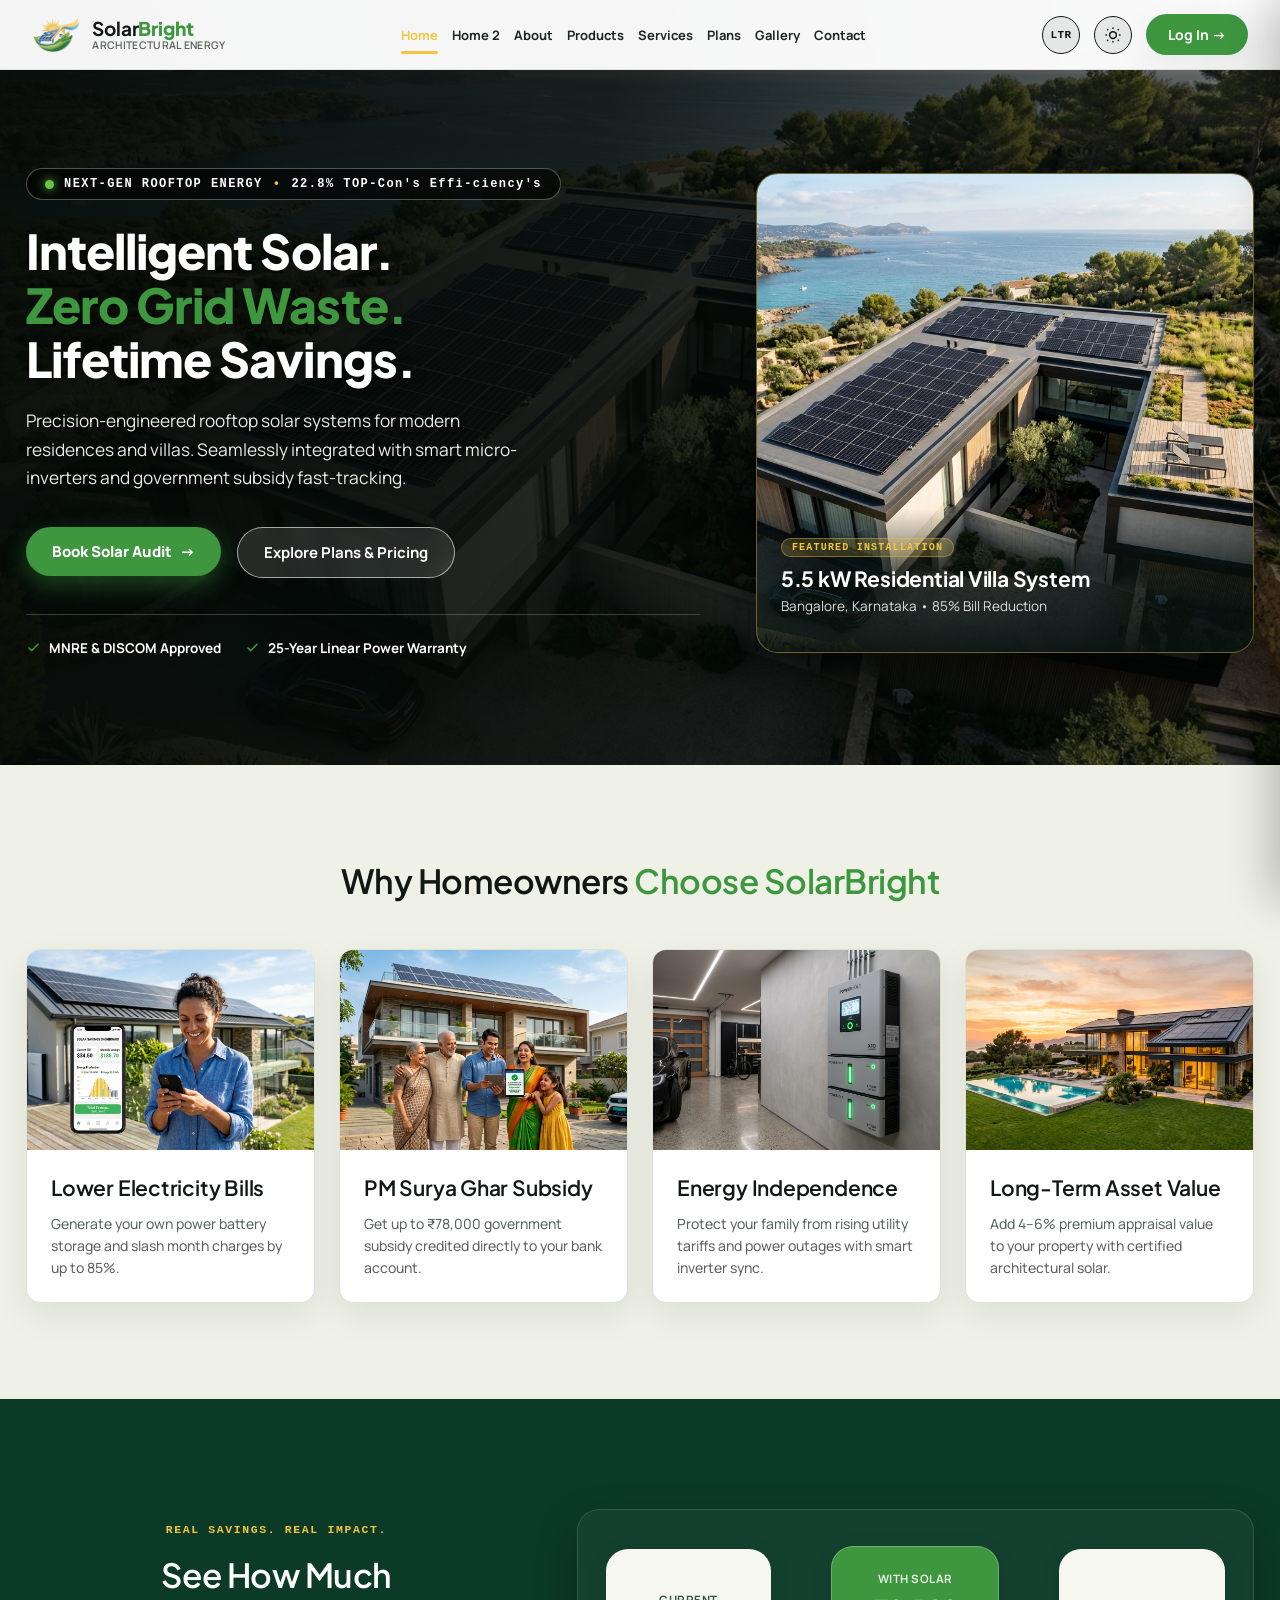
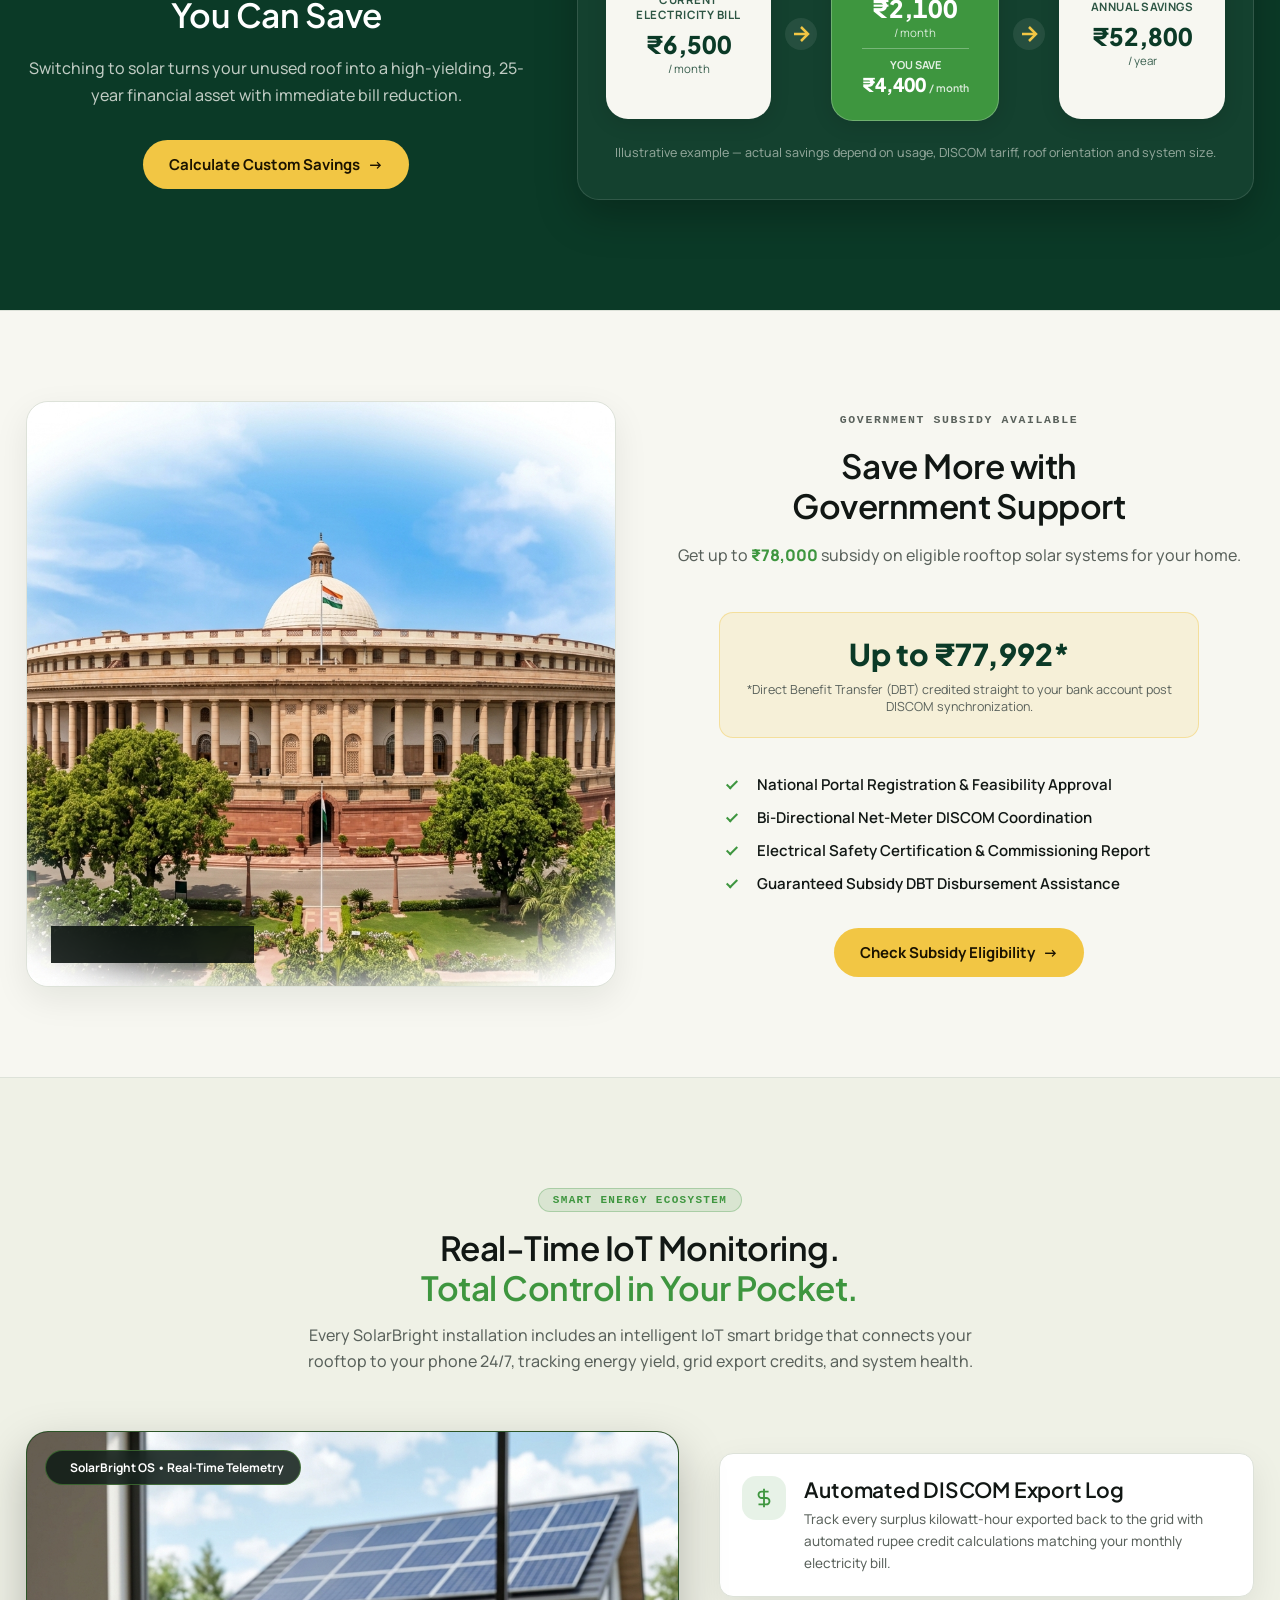
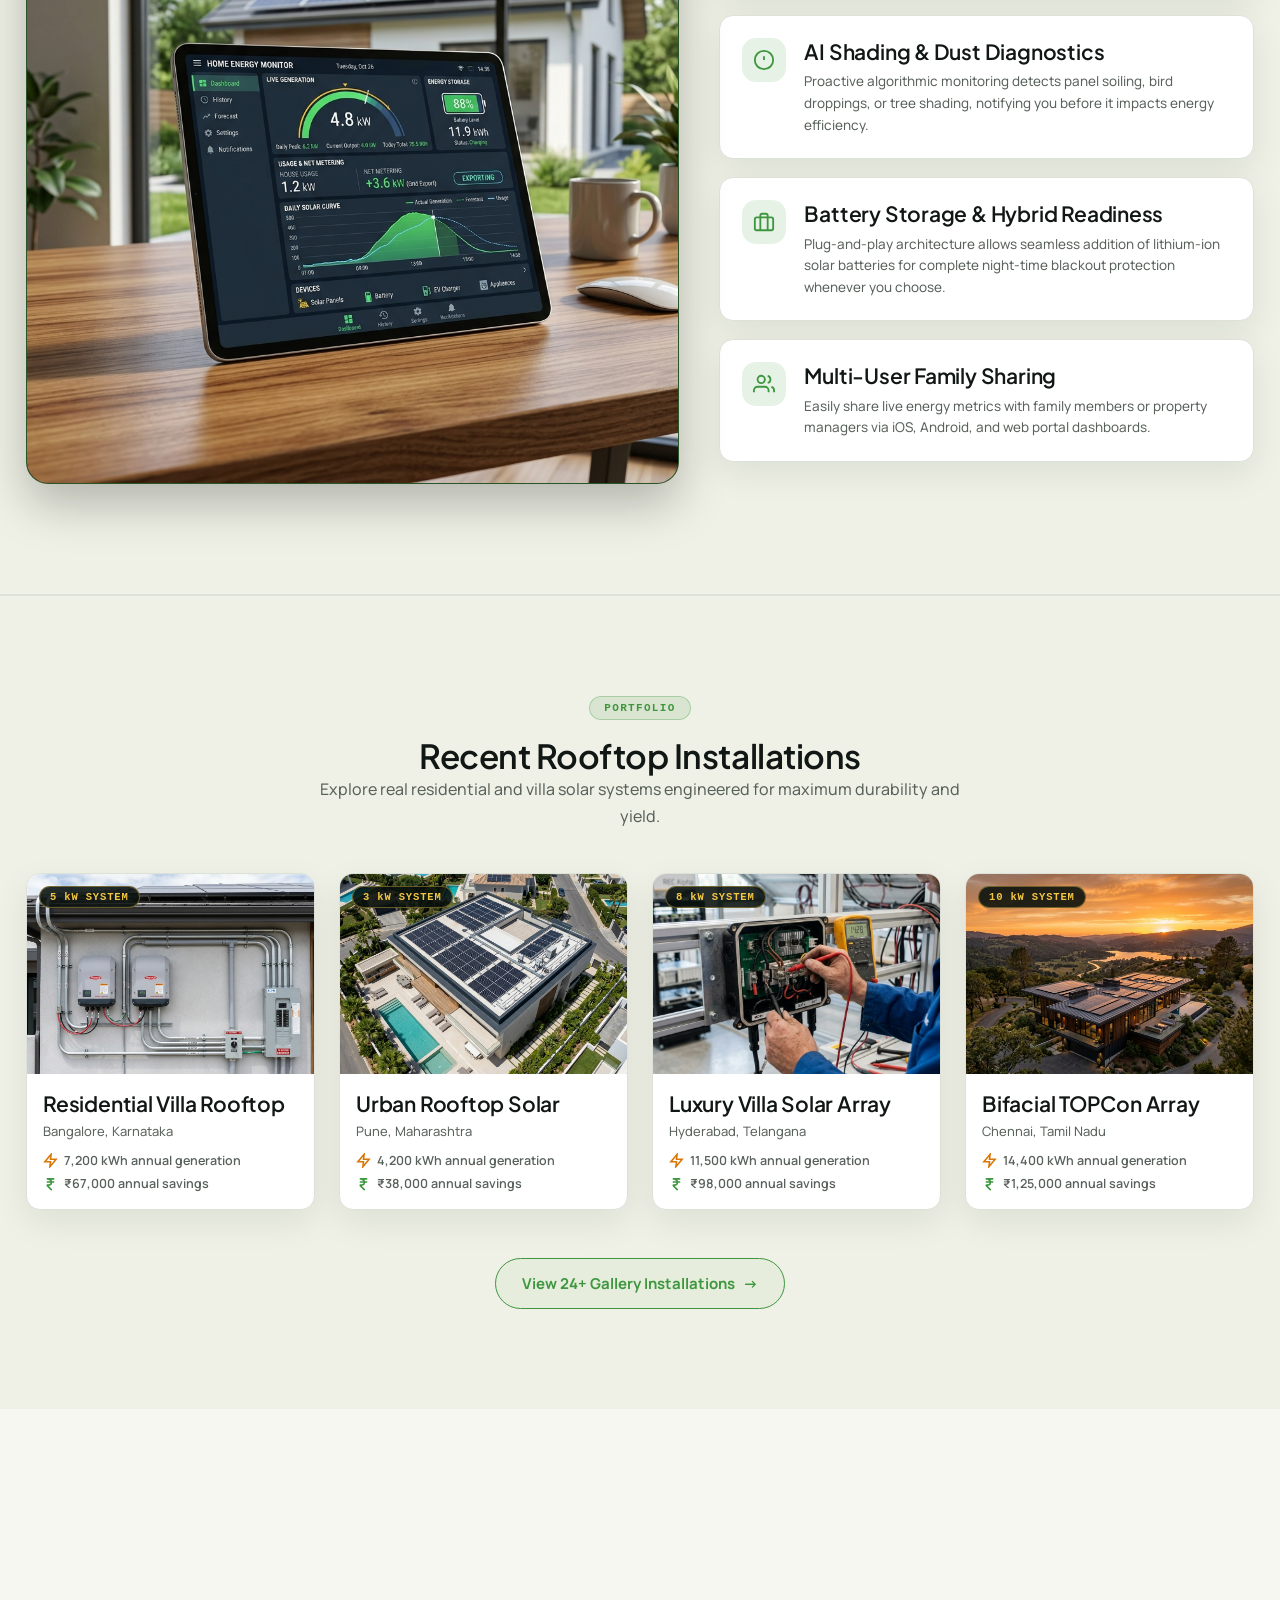
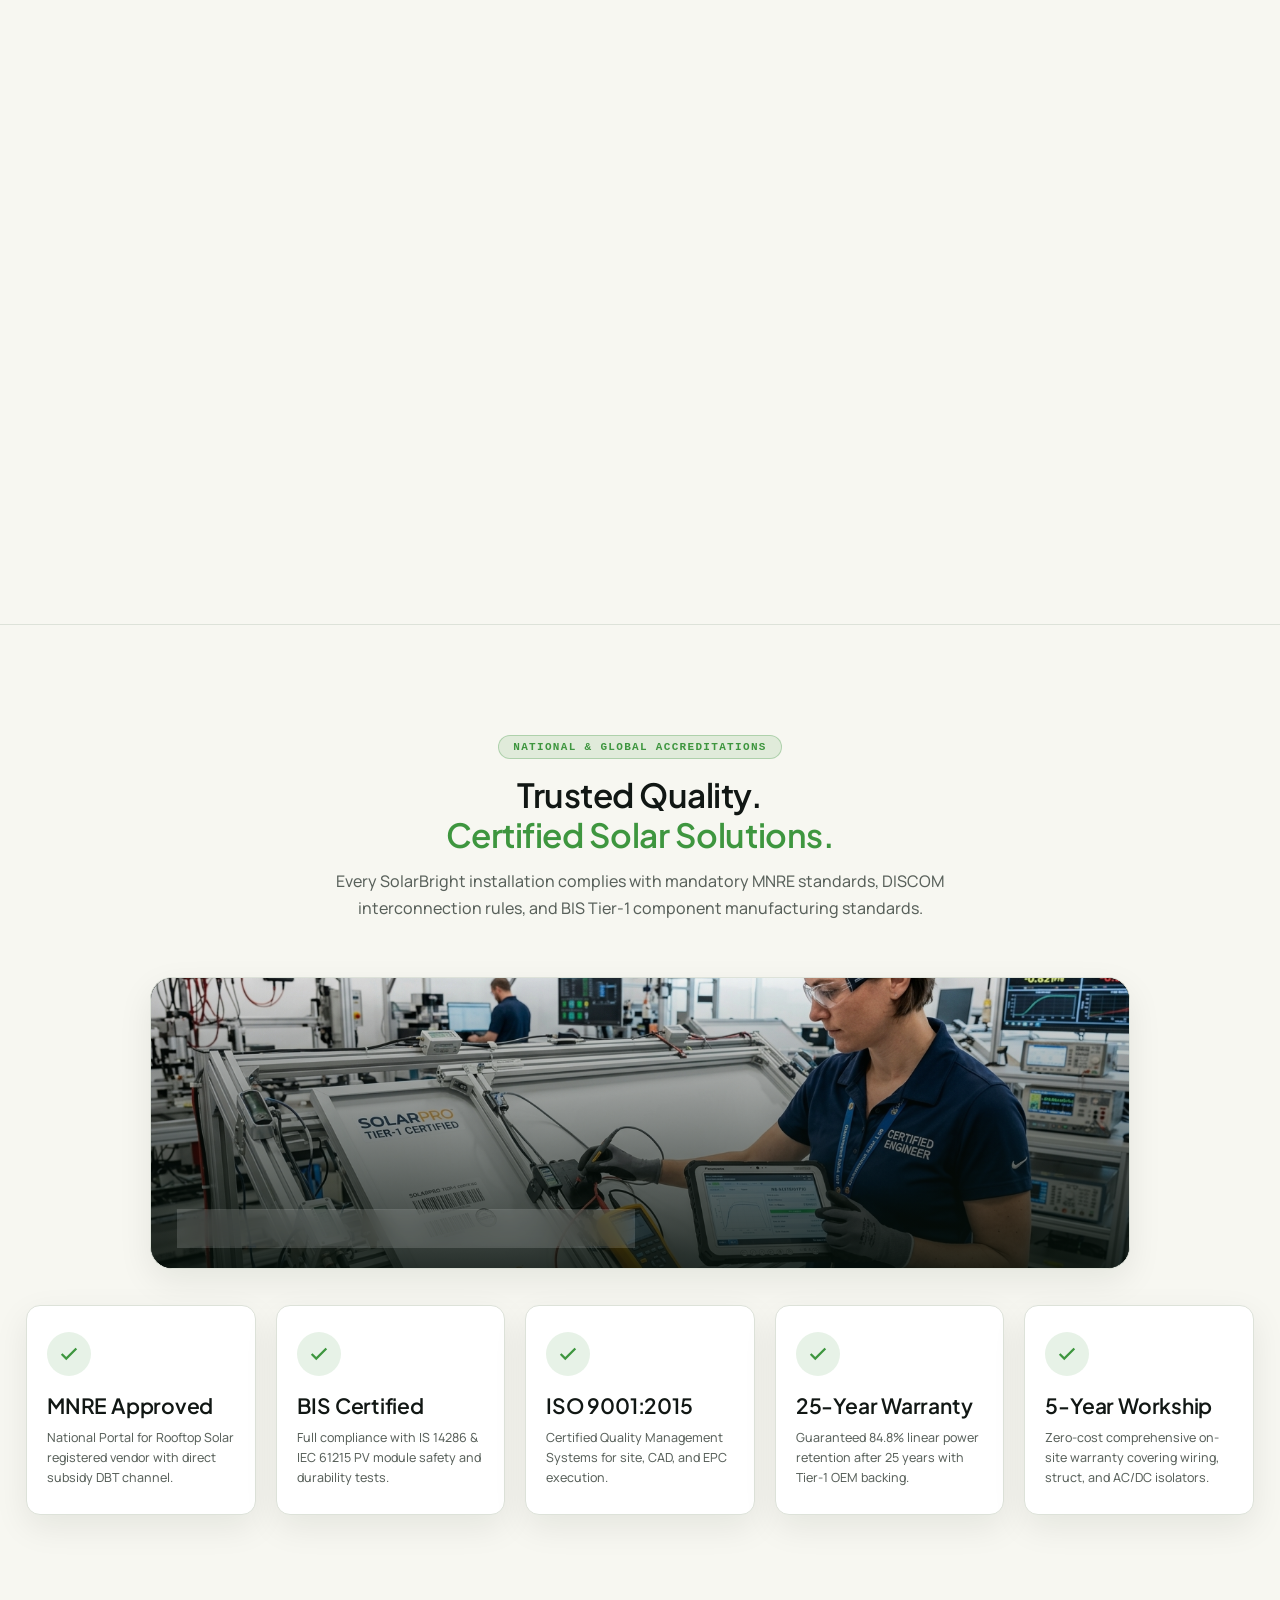
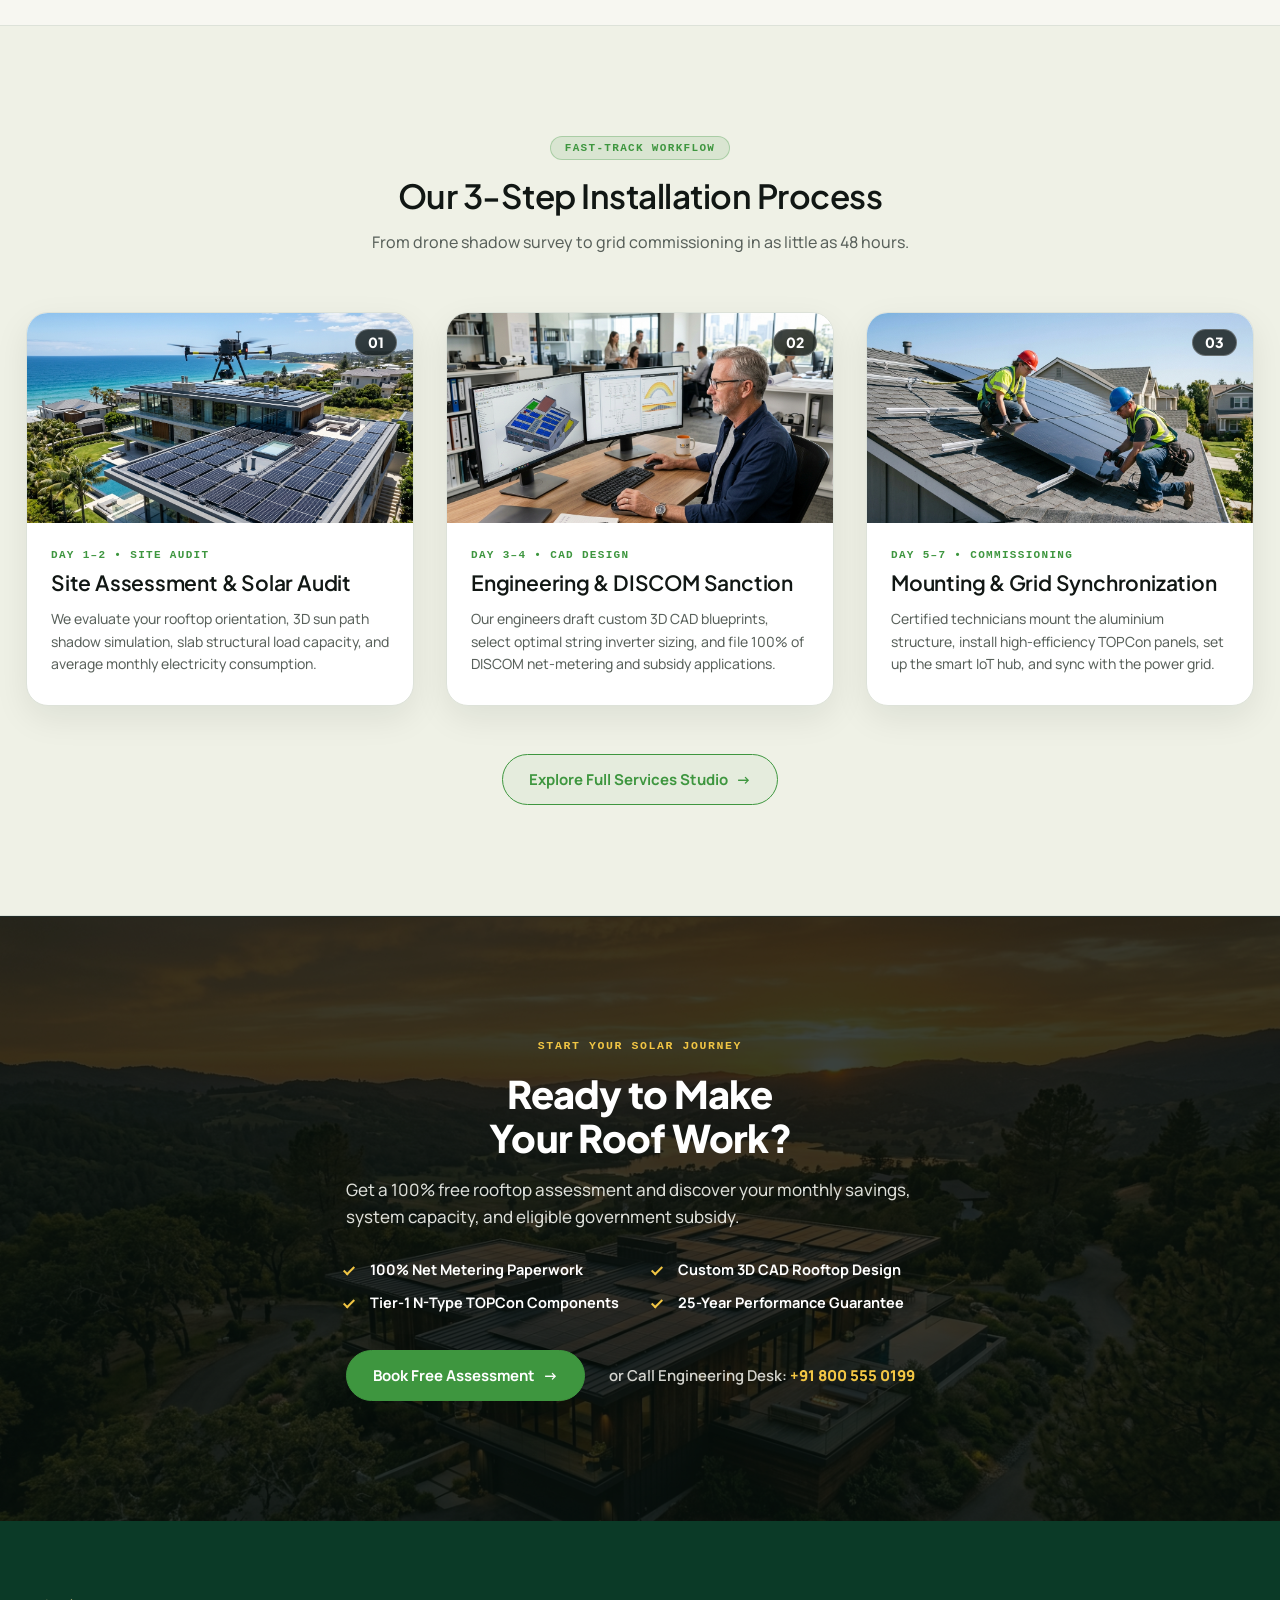
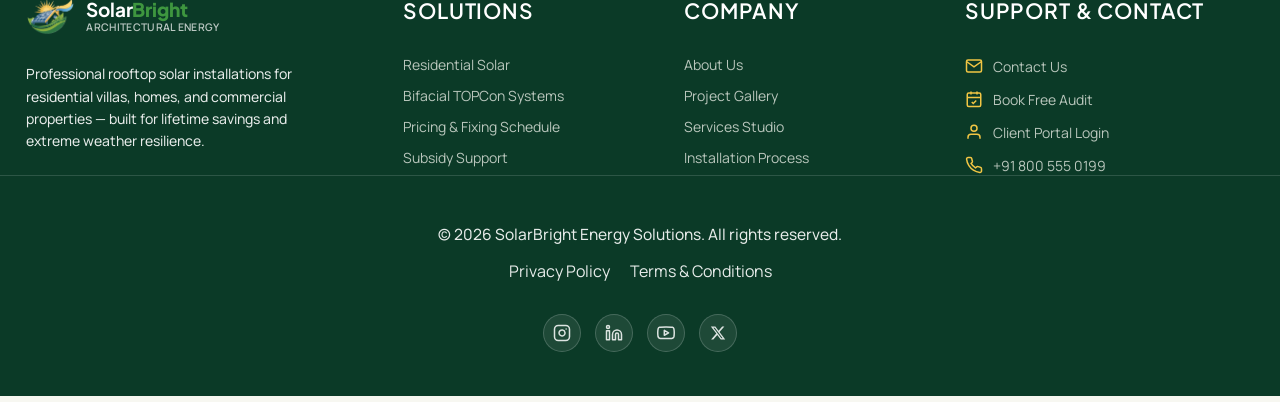
<file: index.html>
<!DOCTYPE html>
<html lang="en">
<head>
<meta charset="UTF-8">
<meta name="viewport" content="width=device-width, initial-scale=1.0">
<title>SolarBright — Premium Residential Rooftop Solar Solutions</title>
<meta name="description" content="Turn key residential rooftop solar installation. Tier-1 hardware, CAD roof design, full DISCOM net-metering & PM Surya Ghar subsidy processing.">
<link rel="icon" type="image/png" href="assets/images/logo.png">
<link rel="preconnect" href="https://fonts.googleapis.com">
<link href="https://fonts.googleapis.com/css2?family=Manrope:wght@400;500;600;700;800&family=Plus+Jakarta+Sans:wght@400;500;600;700;800&display=swap" rel="stylesheet">
<script>
  (function(){
    var t = localStorage.getItem("solarbright-theme") || localStorage.getItem("theme") || "light";
    var d = localStorage.getItem("solarbright-dir") || localStorage.getItem("dir") || "ltr";
    document.documentElement.setAttribute("data-theme", t);
    document.documentElement.setAttribute("dir", d);
  })();
</script>
<link rel="stylesheet" href="css/styles.css">
</head>
<body data-theme="light">

<!-- ============ HEADER ============ -->
<header class="site-header" id="siteHeader">
  <div class="header-inner">
    <a href="index.html" class="brand">
      <img src="assets/images/logo.png" alt="SolarBright Logo" class="brand-logo-img">
      <span class="brand-text">
        <span class="brand-name">Solar<strong>Bright</strong></span>
        <span class="brand-tag">Architectural Energy</span>
      </span>
    </a>

    <nav class="main-nav" aria-label="Primary">
      <a href="index.html" class="nav-link active">Home</a>
      <a href="home2.html" class="nav-link">Home 2</a>
      <a href="about.html" class="nav-link">About</a>
      <a href="products.html" class="nav-link">Products</a>
      <a href="services.html" class="nav-link">Services</a>
      <a href="plans.html" class="nav-link">Plans</a>
      <a href="gallery.html" class="nav-link">Gallery</a>
      <a href="contact.html" class="nav-link">Contact</a>
    </nav>

    <div class="header-actions">
      <button class="rtl-toggle" id="rtlToggle" aria-label="Toggle RTL / LTR layout" title="Toggle RTL / LTR layout">
        <span class="rtl-label">LTR</span>
      </button>
      <button class="theme-toggle" id="themeToggle" aria-label="Toggle dark mode" aria-pressed="false">
        <svg class="icon-sun" width="18" height="18" viewBox="0 0 24 24" fill="none" stroke="currentColor" stroke-width="2"><circle cx="12" cy="12" r="4.5"/><path d="M12 2v2M12 20v2M4.2 4.2l1.4 1.4M18.4 18.4l1.4 1.4M2 12h2M20 12h2M4.2 19.8l1.4-1.4M18.4 5.6l1.4-1.4"/></svg>
        <svg class="icon-moon" width="18" height="18" viewBox="0 0 24 24" fill="none" stroke="currentColor" stroke-width="2"><path d="M20 14.5A8.5 8.5 0 1 1 9.5 4a6.5 6.5 0 0 0 10.5 10.5Z"/></svg>
      </button>
      <a href="login.html" class="btn btn-primary btn-header">Log In →</a>
      <button class="hamburger" id="hamburgerBtn" aria-label="Open menu" aria-expanded="false" aria-controls="mobileMenu">
        <span></span><span></span><span></span>
      </button>
    </div>
  </div>
</header>

<!-- ============ MOBILE MENU ============ -->
<div class="mobile-menu" id="mobileMenu" aria-hidden="true">
  <div class="mobile-menu-header">
    <a href="index.html" class="brand">
      <img src="assets/images/logo.png" alt="SolarBright Logo" class="brand-logo-img">
      <span class="brand-text">
        <span class="brand-name">Solar<strong>Bright</strong></span>
        <span class="brand-tag">Architectural Energy</span>
      </span>
    </a>
    <button class="mobile-menu-close" id="mobileMenuCloseBtn" aria-label="Close menu">&times;</button>
  </div>
  
  <nav aria-label="Mobile Navigation">
    <a href="index.html" class="mobile-link active">Home</a>
    <a href="home2.html" class="mobile-link">Home 2</a>
    <a href="about.html" class="mobile-link">About</a>
    <a href="products.html" class="mobile-link">Products</a>
    <a href="services.html" class="mobile-link">Services</a>
    <a href="plans.html" class="mobile-link">Plans</a>
    <a href="gallery.html" class="mobile-link">Gallery</a>
    <a href="contact.html" class="mobile-link">Contact</a>
  </nav>

  <div class="mobile-menu-footer">
    <div class="mobile-toggles-row">
      <button class="rtl-toggle" id="mobileRtlToggle" aria-label="Toggle RTL / LTR layout" title="Toggle RTL / LTR layout">
        <span class="rtl-label">LTR</span>
      </button>
      <button class="theme-toggle" id="mobileThemeToggle" aria-label="Toggle dark mode" aria-pressed="false">
        <svg class="icon-sun" width="18" height="18" viewBox="0 0 24 24" fill="none" stroke="currentColor" stroke-width="2"><circle cx="12" cy="12" r="4.5"/><path d="M12 2v2M12 20v2M4.2 4.2l1.4 1.4M18.4 18.4l1.4 1.4M2 12h2M20 12h2M4.2 19.8l1.4-1.4M18.4 5.6l1.4-1.4"/></svg>
        <svg class="icon-moon" width="18" height="18" viewBox="0 0 24 24" fill="none" stroke="currentColor" stroke-width="2"><path d="M20 14.5A8.5 8.5 0 1 1 9.5 4a6.5 6.5 0 0 0 10.5 10.5Z"/></svg>
      </button>
    </div>
    <a href="login.html" class="btn btn-primary btn-block">Log In →</a>
  </div>
</div>
<div class="mobile-menu-backdrop" id="mobileMenuBackdrop"></div>

<main id="home">

  <!-- ============ SECTION 01 — INNOVATIVE HERO ============ -->
  <section class="hero hero-innovative">
    <div class="hero-media" data-parallax>
      <img src="assets/images/home2-hero-roof.jpg" alt="Luxury residential villa with premium rooftop solar system at golden hour" loading="eager">
      <div class="hero-scrim"></div>
    </div>

    <div class="container hero-container">
      <div class="hero-grid-2col">
        
        <!-- LEFT COLUMN: COPY & VALUE PROPOSITION -->
        <div class="hero-content" data-reveal>
          <div class="hero-live-badge">
            <span class="live-pulse"></span>
            <span>NEXT-GEN ROOFTOP ENERGY</span>
            <span class="badge-dot">•</span>
            <span>22.8% TOP-Con's Effi-ciency's</span>
          </div>

          <h1 class="hero-heading">
            Intelligent Solar.<br>
            <span class="text-accent">Zero Grid Waste.</span><br>
            Lifetime Savings.
          </h1>

          <p class="hero-sub">
            Precision-engineered rooftop solar systems for modern residences and villas. Seamlessly integrated with smart micro-inverters and government subsidy fast-tracking.
          </p>

          <div class="hero-ctas">
            <a href="contact.html#contact-form" class="btn btn-primary btn-hero-main">
              Book Solar Audit <span class="arrow">→</span>
            </a>
            <a href="plans.html" class="btn btn-secondary btn-hero-sec">
              Explore Plans &amp; Pricing
            </a>
          </div>

          <!-- TRUST HIGHLIGHTS ROW -->
          <div class="hero-trust-row">
            <div class="trust-pill">
              <svg width="15" height="15" viewBox="0 0 24 24" fill="none" stroke="var(--green)" stroke-width="2.5"><polyline points="20 6 9 17 4 12"/></svg>
              <span>MNRE &amp; DISCOM Approved</span>
            </div>
            <div class="trust-pill">
              <svg width="15" height="15" viewBox="0 0 24 24" fill="none" stroke="var(--green)" stroke-width="2.5"><polyline points="20 6 9 17 4 12"/></svg>
              <span>25-Year Linear Power Warranty</span>
            </div>
          </div>
        </div>

        <!-- RIGHT COLUMN: HERO FEATURED INSTALLATIONS CAROUSEL -->
        <div class="hero-widget-col" data-reveal>
          <div class="hero-carousel-card" id="heroCarousel">
            <div class="hero-carousel-track">
              <div class="hero-carousel-slide active">
                <img src="assets/images/home2-hero-roof.jpg" alt="5.5 kW Villa Solar System in Bangalore">
                <div class="hero-carousel-caption">
                  <span class="carousel-tag">FEATURED INSTALLATION</span>
                  <h3>5.5 kW Residential Villa System</h3>
                  <p>Bangalore, Karnataka • 85% Bill Reduction</p>
                </div>
              </div>

              <div class="hero-carousel-slide">
                <img src="assets/images/about-engineering-detail.jpg" alt="8.0 kW Commercial Rooftop Solar in Hyderabad">
                <div class="hero-carousel-caption">
                  <span class="carousel-tag">FEATURED INSTALLATION</span>
                  <h3>8.0 kW Bifacial TOPCon Array</h3>
                  <p>Hyderabad, Telangana • Tier-1 N-Type Cells</p>
                </div>
              </div>

              <div class="hero-carousel-slide">
                <img src="assets/images/home2-project-story.jpg" alt="10 kW Solar &amp; Battery Setup in Pune">
                <div class="hero-carousel-caption">
                  <span class="carousel-tag">FEATURED INSTALLATION</span>
                  <h3>10 kW Hybrid Storage Rooftop</h3>
                  <p>Pune, Maharashtra • Zero Outage Backup</p>
                </div>
              </div>

              <div class="hero-carousel-slide">
                <img src="assets/images/products-hero-cutaway.jpg" alt="3.5 kW Premium Home Solar in Chennai">
                <div class="hero-carousel-caption">
                  <span class="carousel-tag">FEATURED INSTALLATION</span>
                  <h3>3.5 kW Premium Home Solar</h3>
                  <p>Chennai, Tamil Nadu • DISCOM Subsidy Approved</p>
                </div>
              </div>
            </div>
          </div>
        </div>

      </div>
    </div>
  </section>

  <!-- ============ SECTION 02 — WHY SOLAR ============ -->
  <section class="why-solar" id="why-solar">
    <div class="container">
      <h2 class="section-heading centered">Why Homeowners <span class="text-accent">Choose SolarBright</span></h2>

      <div class="benefit-strip">
        <div class="benefit" data-reveal>
          <div class="benefit-media">
            <img src="assets/images/why-lower-bills.jpg" alt="Lower Electricity Bills - Smart Solar Savings" loading="lazy">
          </div>
          <div class="benefit-body">
            <h3>Lower Electricity Bills</h3>
            <p>Generate your own  power battery storage and slash month charges by up to 85%.</p>
          </div>
        </div>

        <div class="benefit" data-reveal>
          <div class="benefit-media">
            <img src="assets/images/why-surya-subsidy.jpg" alt="PM Surya Ghar Solar Subsidy Direct Transfer" loading="lazy">
          </div>
          <div class="benefit-body">
            <h3>PM Surya Ghar Subsidy</h3>
            <p>Get up to ₹78,000 government subsidy credited directly to your bank account.</p>
          </div>
        </div>

        <div class="benefit" data-reveal>
          <div class="benefit-media">
            <img src="assets/images/why-energy-backup.jpg" alt="Energy Independence Inverter Sync & Blackout Backup" loading="lazy">
          </div>
          <div class="benefit-body">
            <h3>Energy Independence</h3>
            <p>Protect your family from rising utility tariffs and power outages with smart inverter sync.</p>
          </div>
        </div>

        <div class="benefit" data-reveal>
          <div class="benefit-media">
            <img src="assets/images/why-asset-value.jpg" alt="Long-Term Villa Solar Asset Value Appreciation" loading="lazy">
          </div>
          <div class="benefit-body">
            <h3>Long-Term Asset Value</h3>
            <p>Add 4–6% premium appraisal value to your property with certified architectural solar.</p>
          </div>
        </div>
      </div>
    </div>
  </section>

  <!-- ============ SECTION 03 — SOLAR SAVINGS ============ -->
  <section class="savings-section" id="savings">
    <div class="container savings-grid">
      <div class="savings-copy" data-reveal>
        <p class="eyebrow eyebrow-light">Real Savings. Real Impact.</p>
        <h2 class="section-heading light">See How Much<br>You Can Save</h2>
        <p class="savings-desc">Switching to solar turns your unused roof into a high-yielding, 25-year financial asset with immediate bill reduction.</p>
        <a href="contact.html#contact-form" class="btn btn-yellow">Calculate Custom Savings <span class="arrow">→</span></a>
      </div>

      <div class="savings-panel" data-reveal>
        <div class="savings-flow">
          <div class="savings-card">
            <span class="savings-card-label">Current Electricity Bill</span>
            <div class="savings-val-wrapper">
              <span class="savings-card-value">₹<span data-count-to="6500">0</span></span>
              <span class="savings-card-unit">/ month</span>
            </div>
          </div>
          <div class="flow-arrow" aria-hidden="true">
            <svg width="24" height="24" viewBox="0 0 24 24" fill="none" stroke="currentColor" stroke-width="2.5"><line x1="5" y1="12" x2="19" y2="12"/><polyline points="12 5 19 12 12 19"/></svg>
          </div>
          <div class="savings-card highlight">
            <span class="savings-card-label">With Solar</span>
            <div class="savings-val-wrapper">
              <span class="savings-card-value">₹<span data-count-to="2100">0</span></span>
              <span class="savings-card-unit">/ month</span>
            </div>
            <div class="savings-card-divider"></div>
            <span class="savings-card-sub-label">You Save</span>
            <span class="savings-card-sub-value">₹<span data-count-to="4400">0</span> <small>/ month</small></span>
          </div>
          <div class="flow-arrow" aria-hidden="true">
            <svg width="24" height="24" viewBox="0 0 24 24" fill="none" stroke="currentColor" stroke-width="2.5"><line x1="5" y1="12" x2="19" y2="12"/><polyline points="12 5 19 12 12 19"/></svg>
          </div>
          <div class="savings-card">
            <span class="savings-card-label">Annual Savings</span>
            <div class="savings-val-wrapper">
              <span class="savings-card-value">₹<span data-count-to="52800">0</span></span>
              <span class="savings-card-unit">/ year</span>
            </div>
          </div>
        </div>
        <p class="savings-disclaimer">Illustrative example — actual savings depend on usage, DISCOM tariff, roof orientation and system size.</p>
      </div>
    </div>
  </section>

  <!-- ============ SECTION 04 — GOVERNMENT SUBSIDY FAST-TRACK ============ -->
  <section class="subsidy-section" id="subsidy">
    <div class="container subsidy-container">
      <div class="subsidy-visual subsidy-vignette" data-reveal>
        <img src="assets/images/govt-building.jpg" alt="Indian Parliament House Government Building for Rooftop Solar Subsidy" loading="lazy">
        <div class="subsidy-badge-floating">
          <svg width="18" height="18" viewBox="0 0 24 24" fill="none" stroke="currentColor" stroke-width="2.5"><polyline points="20 6 9 17 4 12"/></svg>
          <span>PM Surya Ghar Verified</span>
        </div>
      </div>
      <div class="subsidy-content" data-reveal>
        <p class="eyebrow eyebrow-gov">GOVERNMENT SUBSIDY AVAILABLE</p>
        <h2 class="section-heading gov-heading">Save More with<br>Government Support</h2>
        <p class="gov-lead-desc">Get up to <strong class="text-green-highlight">₹78,000</strong> subsidy on eligible rooftop solar systems for your home.</p>

        <div class="subsidy-highlight">
          <span class="subsidy-amount">Up to ₹<span data-count-to="78000">78,000</span>*</span>
          <span class="subsidy-note">*Direct Benefit Transfer (DBT) credited straight to your bank account post DISCOM synchronization.</span>
        </div>

        <ul class="check-list">
          <li>National Portal Registration &amp; Feasibility Approval</li>
          <li>Bi-Directional Net-Meter DISCOM Coordination</li>
          <li>Electrical Safety Certification &amp; Commissioning Report</li>
          <li>Guaranteed Subsidy DBT Disbursement Assistance</li>
        </ul>

        <a href="contact.html#contact-form" class="btn btn-yellow">Check Subsidy Eligibility <span class="arrow">→</span></a>
      </div>
    </div>
  </section>

  <!-- ============ SECTION 05 [NEW] — SMART IOT MONITORING & ENERGY STORAGE ECOSYSTEM ============ -->
  <section class="smart-ecosystem-section" id="monitoring">
    <div class="container">
      <div class="section-header-center" data-reveal>
        <span class="ct-badge-pill">SMART ENERGY ECOSYSTEM</span>
        <h2 class="section-heading centered">Real-Time IoT Monitoring.<br><span class="text-accent">Total Control in Your Pocket.</span></h2>
        <p class="section-desc-centered">Every SolarBright installation includes an intelligent IoT smart bridge that connects your rooftop to your phone 24/7, tracking energy yield, grid export credits, and system health.</p>
      </div>

      <div class="ecosystem-grid" data-reveal>
        <!-- LEFT: APP TELEMETRY COCKPIT IMAGE -->
        <div class="ecosystem-image-wrapper">
          <img src="assets/images/smart-iot-monitoring.jpg" alt="SolarBright Smart Energy IoT Monitoring App Interface on Tablet" loading="lazy">
          <div class="ecosystem-live-badge">
            <span class="live-dot-green"></span>
            <strong>SolarBright OS • Real-Time Telemetry</strong>
          </div>
        </div>

        <!-- RIGHT: 4 SMART FEATURES -->
        <div class="ecosystem-features">
          <div class="eco-feature-card">
            <div class="eco-icon">
              <svg width="22" height="22" viewBox="0 0 24 24" fill="none" stroke="currentColor" stroke-width="2"><path d="M12 2v20M17 5H9.5a3.5 3.5 0 0 0 0 7h5a3.5 3.5 0 0 1 0 7H6"/></svg>
            </div>
            <div class="eco-text">
              <h4>Automated DISCOM Export Log</h4>
              <p>Track every surplus kilowatt-hour exported back to the grid with automated rupee credit calculations matching your monthly electricity bill.</p>
            </div>
          </div>

          <div class="eco-feature-card">
            <div class="eco-icon">
              <svg width="22" height="22" viewBox="0 0 24 24" fill="none" stroke="currentColor" stroke-width="2"><circle cx="12" cy="12" r="10"/><line x1="12" y1="8" x2="12" y2="12"/><line x1="12" y1="16" x2="12.01" y2="16"/></svg>
            </div>
            <div class="eco-text">
              <h4>AI Shading &amp; Dust Diagnostics</h4>
              <p>Proactive algorithmic monitoring detects panel soiling, bird droppings, or tree shading, notifying you before it impacts energy efficiency.</p>
            </div>
          </div>

          <div class="eco-feature-card">
            <div class="eco-icon">
              <svg width="22" height="22" viewBox="0 0 24 24" fill="none" stroke="currentColor" stroke-width="2"><rect x="2" y="7" width="20" height="14" rx="2" ry="2"/><path d="M16 21V5a2 2 0 0 0-2-2h-4a2 2 0 0 0-2 2v16"/></svg>
            </div>
            <div class="eco-text">
              <h4>Battery Storage &amp; Hybrid Readiness</h4>
              <p>Plug-and-play architecture allows seamless addition of lithium-ion solar batteries for complete night-time blackout protection whenever you choose.</p>
            </div>
          </div>

          <div class="eco-feature-card">
            <div class="eco-icon">
              <svg width="22" height="22" viewBox="0 0 24 24" fill="none" stroke="currentColor" stroke-width="2"><path d="M17 21v-2a4 4 0 0 0-4-4H5a4 4 0 0 0-4 4v2"/><circle cx="9" cy="7" r="4"/><path d="M23 21v-2a4 4 0 0 0-3-3.87M16 3.13a4 4 0 0 1 0 7.75"/></svg>
            </div>
            <div class="eco-text">
              <h4>Multi-User Family Sharing</h4>
              <p>Easily share live energy metrics with family members or property managers via iOS, Android, and web portal dashboards.</p>
            </div>
          </div>
        </div>
      </div>
    </div>
  </section>

  <!-- ============ SECTION 06 — PROJECTS ============ -->
  <section class="projects-section" id="projects">
    <div class="container">
      <div class="section-intro text-center">
        <span class="ct-badge-pill">PORTFOLIO</span>
        <h2 class="section-heading">Recent Rooftop Installations</h2>
        <p>Explore real residential and villa solar systems engineered for maximum durability and yield.</p>
      </div>

      <div class="projects-grid">
        <article class="project" data-reveal>
          <div class="project-media">
            <img src="assets/images/about-engineering-detail.jpg" alt="5 kW residential rooftop solar installation in Bangalore" loading="lazy">
            <span class="project-badge">5 kW SYSTEM</span>
          </div>
          <div class="project-meta">
            <h3>Residential Villa Rooftop</h3>
            <p class="project-location">Bangalore, Karnataka</p>
            <div class="project-stats">
              <span class="stat-item"><svg class="stat-icon icon-energy" width="15" height="15" viewBox="0 0 24 24" fill="none" stroke="currentColor" stroke-width="2.5" aria-hidden="true"><polygon points="13 2 3 14 12 14 11 22 21 10 12 10 13 2"/></svg> 7,200 kWh annual generation</span>
              <span class="stat-item"><svg class="stat-icon icon-savings" width="15" height="15" viewBox="0 0 24 24" fill="none" stroke="currentColor" stroke-width="2.5" aria-hidden="true"><path d="M6 3h12M6 8h12M6 13l8 8M6 13h3a4.5 4.5 0 0 0 0-9"/></svg> ₹67,000 annual savings</span>
            </div>
          </div>
        </article>

        <article class="project" data-reveal>
          <div class="project-media">
            <img src="assets/images/products-hero-cutaway.jpg" alt="3 kW rooftop solar installation in Pune" loading="lazy">
            <span class="project-badge">3 kW SYSTEM</span>
          </div>
          <div class="project-meta">
            <h3>Urban Rooftop Solar</h3>
            <p class="project-location">Pune, Maharashtra</p>
            <div class="project-stats">
              <span class="stat-item"><svg class="stat-icon icon-energy" width="15" height="15" viewBox="0 0 24 24" fill="none" stroke="currentColor" stroke-width="2.5" aria-hidden="true"><polygon points="13 2 3 14 12 14 11 22 21 10 12 10 13 2"/></svg> 4,200 kWh annual generation</span>
              <span class="stat-item"><svg class="stat-icon icon-savings" width="15" height="15" viewBox="0 0 24 24" fill="none" stroke="currentColor" stroke-width="2.5" aria-hidden="true"><path d="M6 3h12M6 8h12M6 13l8 8M6 13h3a4.5 4.5 0 0 0 0-9"/></svg> ₹38,000 annual savings</span>
            </div>
          </div>
        </article>

        <article class="project" data-reveal>
          <div class="project-media">
            <img src="assets/images/about-quality-inspection.jpg" alt="8 kW rooftop solar installation in Hyderabad" loading="lazy">
            <span class="project-badge">8 kW SYSTEM</span>
          </div>
          <div class="project-meta">
            <h3>Luxury Villa Solar Array</h3>
            <p class="project-location">Hyderabad, Telangana</p>
            <div class="project-stats">
              <span class="stat-item"><svg class="stat-icon icon-energy" width="15" height="15" viewBox="0 0 24 24" fill="none" stroke="currentColor" stroke-width="2.5" aria-hidden="true"><polygon points="13 2 3 14 12 14 11 22 21 10 12 10 13 2"/></svg> 11,500 kWh annual generation</span>
              <span class="stat-item"><svg class="stat-icon icon-savings" width="15" height="15" viewBox="0 0 24 24" fill="none" stroke="currentColor" stroke-width="2.5" aria-hidden="true"><path d="M6 3h12M6 8h12M6 13l8 8M6 13h3a4.5 4.5 0 0 0 0-9"/></svg> ₹98,000 annual savings</span>
            </div>
          </div>
        </article>

        <article class="project" data-reveal>
          <div class="project-media">
            <img src="assets/images/home2-closing-sunset.jpg" alt="10 kW rooftop solar installation in Chennai" loading="lazy">
            <span class="project-badge">10 kW SYSTEM</span>
          </div>
          <div class="project-meta">
            <h3>Bifacial TOPCon Array</h3>
            <p class="project-location">Chennai, Tamil Nadu</p>
            <div class="project-stats">
              <span class="stat-item"><svg class="stat-icon icon-energy" width="15" height="15" viewBox="0 0 24 24" fill="none" stroke="currentColor" stroke-width="2.5" aria-hidden="true"><polygon points="13 2 3 14 12 14 11 22 21 10 12 10 13 2"/></svg> 14,400 kWh annual generation</span>
              <span class="stat-item"><svg class="stat-icon icon-savings" width="15" height="15" viewBox="0 0 24 24" fill="none" stroke="currentColor" stroke-width="2.5" aria-hidden="true"><path d="M6 3h12M6 8h12M6 13l8 8M6 13h3a4.5 4.5 0 0 0 0-9"/></svg> ₹1,25,000 annual savings</span>
            </div>
          </div>
        </article>
      </div>

      <div class="projects-cta">
        <a href="gallery.html" class="btn btn-outline">View 24+ Gallery Installations <span class="arrow">→</span></a>
      </div>
    </div>
  </section>

  <!-- ============ SECTION 07 [NEW] — ALL-WEATHER HEAVY ENGINEERING & ROOF SHIELD ============ -->
  <section class="weather-shield-section" id="engineering-shield">
    <div class="container">
      <div class="section-header-center" data-reveal>
        <span class="ct-badge-pill">ARCHITECTURAL DURABILITY</span>
        <h2 class="section-heading centered">Heavy-Duty Engineering.<br><span class="text-gradient">Engineered to Protect Your Roof.</span></h2>
        <p class="section-desc-centered">Solar panels are only as reliable as the structure holding them. We use marine-grade alloys, zero-leak chemical sealing, and thermal aerodynamic elevation built for extreme tropical climates.</p>
      </div>

      <div class="shield-grid" data-reveal>
        
        <div class="shield-card">
          <div class="shield-icon">
            <svg width="28" height="28" viewBox="0 0 24 24" fill="none" stroke="currentColor" stroke-width="2"><path d="M12 22s8-4 8-10V5l-8-3-8 3v7c0 6 8 10 8 10z"/></svg>
          </div>
          <span class="shield-spec-tag">160 KM/H CYCLONE TESTED</span>
          <h3>Anodized Aluminium Racking</h3>
          <p>Fabricated with 6005-T5 structural aluminium and 304 stainless-steel fasteners zero rust and dust damage for the pannel and complete stability during severe monsoon storms.</p>
        </div>

        <div class="shield-card">
          <div class="shield-icon">
            <svg width="28" height="28" viewBox="0 0 24 24" fill="none" stroke="currentColor" stroke-width="2"><path d="M12 2.69l5.66 5.66a8 8 0 1 1-11.31 0z"/></svg>
          </div>
          <span class="shield-spec-tag">ZERO WATER INGRESS</span>
          <h3>100% Water Chemical Flashing</h3>
          <p>EPDM rubber isolators and multi-layered elastomeric waterproofing ensure your roof slab or tile structure remains 100% leak-proof for decades.</p>
        </div>

        <div class="shield-card">
          <div class="shield-icon">
            <svg width="28" height="28" viewBox="0 0 24 24" fill="none" stroke="currentColor" stroke-width="2"><path d="M14 14.76V3.5a2.5 2.5 0 0 0-5 0v11.26a4.5 4.5 0 1 0 5 0z"/></svg>
          </div>
          <span class="shield-spec-tag">+8°C COOLER CELLS</span>
          <h3>Thermal Micro-Ventilation Gap</h3>
          <p>Our elevated 100mm mounting geometry creates continuous natural convection cooling under panels, boosting peak summer power generation by up to 6.2%.</p>
        </div>

        <div class="shield-card">
          <div class="shield-icon">
            <svg width="28" height="28" viewBox="0 0 24 24" fill="none" stroke="currentColor" stroke-width="2"><polygon points="13 2 3 14 12 14 11 22 21 10 12 10 13 2"/></svg>
          </div>
          <span class="shield-spec-tag">IP68 SURGE ARRESTERS</span>
          <h3>Triple Chemical Earthing Shield</h3>
          <p>Dedicated low-resistance copper-bonded chemical earthing pits with dual AC/DC Type-II surge protection devices protect all household electronics from lightning strikes.</p>
        </div>

      </div>
    </div>
  </section>

  <!-- ============ SECTION 08 — TRUST & CERTIFICATIONS ============ -->
  <section class="trust-section" id="trust">
    <div class="container">
      <div class="section-header-center" data-reveal>
        <span class="ct-badge-pill">NATIONAL &amp; GLOBAL ACCREDITATIONS</span>
        <h2 class="section-heading centered">Trusted Quality.<br><span class="text-accent">Certified Solar Solutions.</span></h2>
        <p class="section-desc-centered">
          Every SolarBright installation complies with mandatory MNRE standards, DISCOM interconnection rules, and BIS Tier-1 component manufacturing standards.
        </p>
      </div>

      <!-- ACCREDITATION VISUAL SHOWCASE -->
      <div class="trust-showcase-wrapper" data-reveal>
        <div class="trust-showcase-media">
          <img src="assets/images/accreditation-inspection.jpg" alt="Certified solar engineer conducting BIS and MNRE quality compliance testing in accredited laboratory" loading="lazy">
          <div class="trust-showcase-overlay">
            <div class="trust-showcase-badge">
              <span class="trust-badge-dot"></span>
              <strong>100% Tier-1 Certified Modules • MNRE &amp; BIS Compliant Testing</strong>
            </div>
          </div>
        </div>
      </div>

      <div class="trust-grid-cards" data-reveal>
        <div class="trust-card">
          <div class="trust-card-icon">
            <svg width="22" height="22" viewBox="0 0 24 24" fill="none" stroke="currentColor" stroke-width="2.5"><polyline points="20 6 9 17 4 12"/></svg>
          </div>
          <h4>MNRE Approved</h4>
          <p>National Portal for Rooftop Solar registered vendor with direct subsidy DBT channel.</p>
        </div>

        <div class="trust-card">
          <div class="trust-card-icon">
            <svg width="22" height="22" viewBox="0 0 24 24" fill="none" stroke="currentColor" stroke-width="2.5"><polyline points="20 6 9 17 4 12"/></svg>
          </div>
          <h4>BIS Certified</h4>
          <p>Full compliance with IS 14286 &amp; IEC 61215 PV module safety and durability tests.</p>
        </div>

        <div class="trust-card">
          <div class="trust-card-icon">
            <svg width="22" height="22" viewBox="0 0 24 24" fill="none" stroke="currentColor" stroke-width="2.5"><polyline points="20 6 9 17 4 12"/></svg>
          </div>
          <h4>ISO 9001:2015</h4>
          <p>Certified Quality Management Systems for site, CAD, and EPC execution.</p>
        </div>

        <div class="trust-card">
          <div class="trust-card-icon">
            <svg width="22" height="22" viewBox="0 0 24 24" fill="none" stroke="currentColor" stroke-width="2.5"><polyline points="20 6 9 17 4 12"/></svg>
          </div>
          <h4>25-Year Warranty</h4>
          <p>Guaranteed 84.8% linear power retention after 25 years with Tier-1 OEM backing.</p>
        </div>

        <div class="trust-card">
          <div class="trust-card-icon">
            <svg width="22" height="22" viewBox="0 0 24 24" fill="none" stroke="currentColor" stroke-width="2.5"><polyline points="20 6 9 17 4 12"/></svg>
          </div>
          <h4>5-Year Workship</h4>
          <p>Zero-cost comprehensive on-site warranty covering wiring, struct, and AC/DC isolators.</p>
        </div>
      </div>
    </div>
  </section>

  <!-- ============ SECTION 09 — PROCESS ============ -->
  <section class="process-section" id="process">
    <div class="container">
      <div class="section-header-center" data-reveal>
        <span class="ct-badge-pill">FAST-TRACK WORKFLOW</span>
        <h2 class="section-heading centered">Our 3-Step Installation Process</h2>
        <p class="section-desc-centered">From drone shadow survey to grid commissioning in as little as 48 hours.</p>
      </div>

      <div class="process-cards-grid" data-reveal>
        
        <div class="process-card">
          <div class="process-card-media">
            <img src="assets/images/process-site-audit.jpg" alt="Commercial drone conducting 3D solar audit and rooftop shade survey" loading="lazy">
            <div class="process-num-badge">01</div>
          </div>
          <div class="process-card-body">
            <span class="process-timeline-tag">DAY 1–2 • SITE AUDIT</span>
            <h3>Site Assessment &amp; Solar Audit</h3>
            <p>We evaluate your rooftop orientation, 3D sun path shadow simulation, slab structural load capacity, and average monthly electricity consumption.</p>
          </div>
        </div>

        <div class="process-card">
          <div class="process-card-media">
            <img src="assets/images/process-cad-design.jpg" alt="Senior solar engineer drafting 3D CAD rooftop blueprints and schematics" loading="lazy">
            <div class="process-num-badge">02</div>
          </div>
          <div class="process-card-body">
            <span class="process-timeline-tag">DAY 3–4 • CAD DESIGN</span>
            <h3>Engineering &amp; DISCOM Sanction</h3>
            <p>Our engineers draft custom 3D CAD blueprints, select optimal string inverter sizing, and file 100% of DISCOM net-metering and subsidy applications.</p>
          </div>
        </div>

        <div class="process-card">
          <div class="process-card-media">
            <img src="assets/images/process-grid-sync.jpg" alt="Certified solar installation technicians mounting solar panels on roof" loading="lazy">
            <div class="process-num-badge">03</div>
          </div>
          <div class="process-card-body">
            <span class="process-timeline-tag">DAY 5–7 • COMMISSIONING</span>
            <h3>Mounting &amp; Grid Synchronization</h3>
            <p>Certified technicians mount the aluminium structure, install high-efficiency TOPCon panels, set up the smart IoT hub, and sync with the power grid.</p>
          </div>
        </div>

      </div>

      <div class="process-cta-center text-center" data-reveal>
        <a href="services.html" class="btn btn-outline">Explore Full Services Studio <span class="arrow">→</span></a>
      </div>
    </div>
  </section>

  <!-- ============ SECTION 10 — FINAL HIGH-CONTRAST CTA ============ -->
  <section class="final-cta" id="contact">
    <div class="final-cta-media" aria-hidden="true">
      <img src="assets/images/home2-closing-sunset.jpg" alt="Modern villa with solar panels at sunset" loading="lazy">
    </div>
    <div class="container final-cta-content">
      <p class="eyebrow eyebrow-light">Start Your Solar Journey</p>
      <h2 class="section-heading light">Ready to Make<br>Your Roof Work?</h2>
      <p class="final-cta-desc">Get a 100% free rooftop assessment and discover your monthly savings, system capacity, and eligible government subsidy.</p>

      <ul class="trust-points">
        <li>100% Net Metering Paperwork</li>
        <li>Custom 3D CAD Rooftop Design</li>
        <li>Tier-1 N-Type TOPCon Components</li>
        <li>25-Year Performance Guarantee</li>
      </ul>

      <div class="final-cta-actions">
        <a href="contact.html#contact-form" class="btn btn-primary">Book Free Assessment <span class="arrow">→</span></a>
        <span class="final-cta-phone">or Call Engineering Desk: <a href="tel:+918005550199">+91 800 555 0199</a></span>
      </div>
    </div>
  </section>

</main>

<!-- ============ FOOTER ============ -->
<footer class="site-footer" id="about">
  <div class="container footer-grid">
    <div class="footer-col footer-brand">
      <a href="index.html" class="brand">
        <img src="assets/images/logo.png" alt="SolarBright Logo" class="brand-logo-img">
        <span class="brand-text">
          <span class="brand-name">Solar<strong>Bright</strong></span>
          <span class="brand-tag">Architectural Energy</span>
        </span>
      </a>
      <p class="footer-desc">Professional rooftop solar installations for residential villas, homes, and commercial properties — built for lifetime savings and extreme weather resilience.</p>
    </div>

    <div class="footer-col">
      <h4>Solutions</h4>
      <a href="products.html">Residential Solar</a>
      <a href="products.html">Bifacial TOPCon Systems</a>
      <a href="plans.html">Pricing &amp; Fixing Schedule</a>
      <a href="plans.html">Subsidy Support</a>
    </div>

    <div class="footer-col">
      <h4>Company</h4>
      <a href="about.html">About Us</a>
      <a href="gallery.html">Project Gallery</a>
      <a href="services.html">Services Studio</a>
      <a href="index.html#process">Installation Process</a>
    </div>

    <div class="footer-col footer-contact-col">
      <h4>Support &amp; Contact</h4>
      <a href="contact.html" class="footer-contact-link">
        <svg class="footer-contact-icon" width="18" height="18" viewBox="0 0 24 24" fill="none" stroke="currentColor" stroke-width="2"><path d="M4 4h16c1.1 0 2 .9 2 2v12c0 1.1-.9 2-2 2H4c-1.1 0-2-.9-2-2V6c0-1.1.9-2 2-2z"/><polyline points="22,6 12,13 2,6"/></svg>
        <span>Contact Us</span>
      </a>
      <a href="contact.html" class="footer-contact-link">
        <svg class="footer-contact-icon" width="18" height="18" viewBox="0 0 24 24" fill="none" stroke="currentColor" stroke-width="2"><rect x="3" y="4" width="18" height="18" rx="2" ry="2"/><line x1="16" y1="2" x2="16" y2="6"/><line x1="8" y1="2" x2="8" y2="6"/><line x1="3" y1="10" x2="21" y2="10"/><polyline points="9 16 11 18 15 14"/></svg>
        <span>Book Free Audit</span>
      </a>
      <a href="login.html" class="footer-contact-link">
        <svg class="footer-contact-icon" width="18" height="18" viewBox="0 0 24 24" fill="none" stroke="currentColor" stroke-width="2"><path d="M20 21v-2a4 4 0 0 0-4-4H8a4 4 0 0 0-4 4v2"/><circle cx="12" cy="7" r="4"/></svg>
        <span>Client Portal Login</span>
      </a>
      <a href="tel:+918005550199" class="footer-contact-link">
        <svg class="footer-contact-icon" width="18" height="18" viewBox="0 0 24 24" fill="none" stroke="currentColor" stroke-width="2"><path d="M22 16.92v3a2 2 0 0 1-2.18 2 19.79 19.79 0 0 1-8.63-3.07 19.5 19.5 0 0 1-6-6 19.79 19.79 0 0 1-3.07-8.67A2 2 0 0 1 4.11 2h3a2 2 0 0 1 2 1.72 12.84 12.84 0 0 0 .7 2.81 2 2 0 0 1-.45 2.11L8.09 9.91a16 16 0 0 0 6 6l1.27-1.27a2 2 0 0 1 2.11-.45 12.84 12.84 0 0 0 2.81.7A2 2 0 0 1 22 16.92z"/></svg>
        <span>+91 800 555 0199</span>
      </a>
    </div>
  </div>

  <div class="container footer-bottom">
    <p>© <span id="year"></span> SolarBright Energy Solutions. All rights reserved.</p>
    <div class="footer-legal">
      <a href="#">Privacy Policy</a>
      <a href="#">Terms &amp; Conditions</a>
    </div>
    <div class="footer-social" aria-label="Social links">
      <a href="#" aria-label="Instagram" class="footer-social-icon" title="Instagram">
        <svg width="18" height="18" viewBox="0 0 24 24" fill="none" stroke="currentColor" stroke-width="2" stroke-linecap="round" stroke-linejoin="round"><rect x="2" y="2" width="20" height="20" rx="5" ry="5"/><path d="M16 11.37A4 4 0 1 1 12.63 8 4 4 0 0 1 16 11.37z"/><line x1="17.5" y1="6.5" x2="17.51" y2="6.5"/></svg>
      </a>
      <a href="#" aria-label="LinkedIn" class="footer-social-icon" title="LinkedIn">
        <svg width="18" height="18" viewBox="0 0 24 24" fill="none" stroke="currentColor" stroke-width="2" stroke-linecap="round" stroke-linejoin="round"><path d="M16 8a6 6 0 0 1 6 6v7h-4v-7a2 2 0 0 0-2-2 2 2 0 0 0-2 2v7h-4v-7a6 6 0 0 1 6-6z"/><rect x="2" y="9" width="4" height="12"/><circle cx="4" cy="4" r="2"/></svg>
      </a>
      <a href="#" aria-label="YouTube" class="footer-social-icon" title="YouTube">
        <svg width="18" height="18" viewBox="0 0 24 24" fill="none" stroke="currentColor" stroke-width="2" stroke-linecap="round" stroke-linejoin="round"><path d="M22.54 6.42a2.78 2.78 0 0 0-1.94-2C18.88 4 12 4 12 4s-6.88 0-8.6.46a2.78 2.78 0 0 0-1.94 2A29 29 0 0 0 1 11.75a29 29 0 0 0 .46 5.33A2.78 2.78 0 0 0 3.4 19c1.72.46 8.6.46 8.6.46s6.88 0 8.6-.46a2.78 2.78 0 0 0 1.94-2 29 29 0 0 0 .46-5.25 29 29 0 0 0-.46-5.33z"/><polygon points="9.75 15.02 15.5 11.75 9.75 8.48 9.75 15.02"/></svg>
      </a>
      <a href="#" aria-label="X (Twitter)" class="footer-social-icon" title="X (Twitter)">
        <svg width="16" height="16" viewBox="0 0 24 24" fill="currentColor"><path d="M18.244 2.25h3.308l-7.227 8.26 8.502 11.24H16.17l-5.214-6.817L4.99 21.75H1.68l7.73-8.835L1.254 2.25H8.08l4.713 6.231zm-1.161 17.52h1.833L7.084 4.126H5.117z"/></svg>
      </a>
    </div>
  </div>
</footer>

<script src="js/main.js"></script>
</body>
</html>
</file>
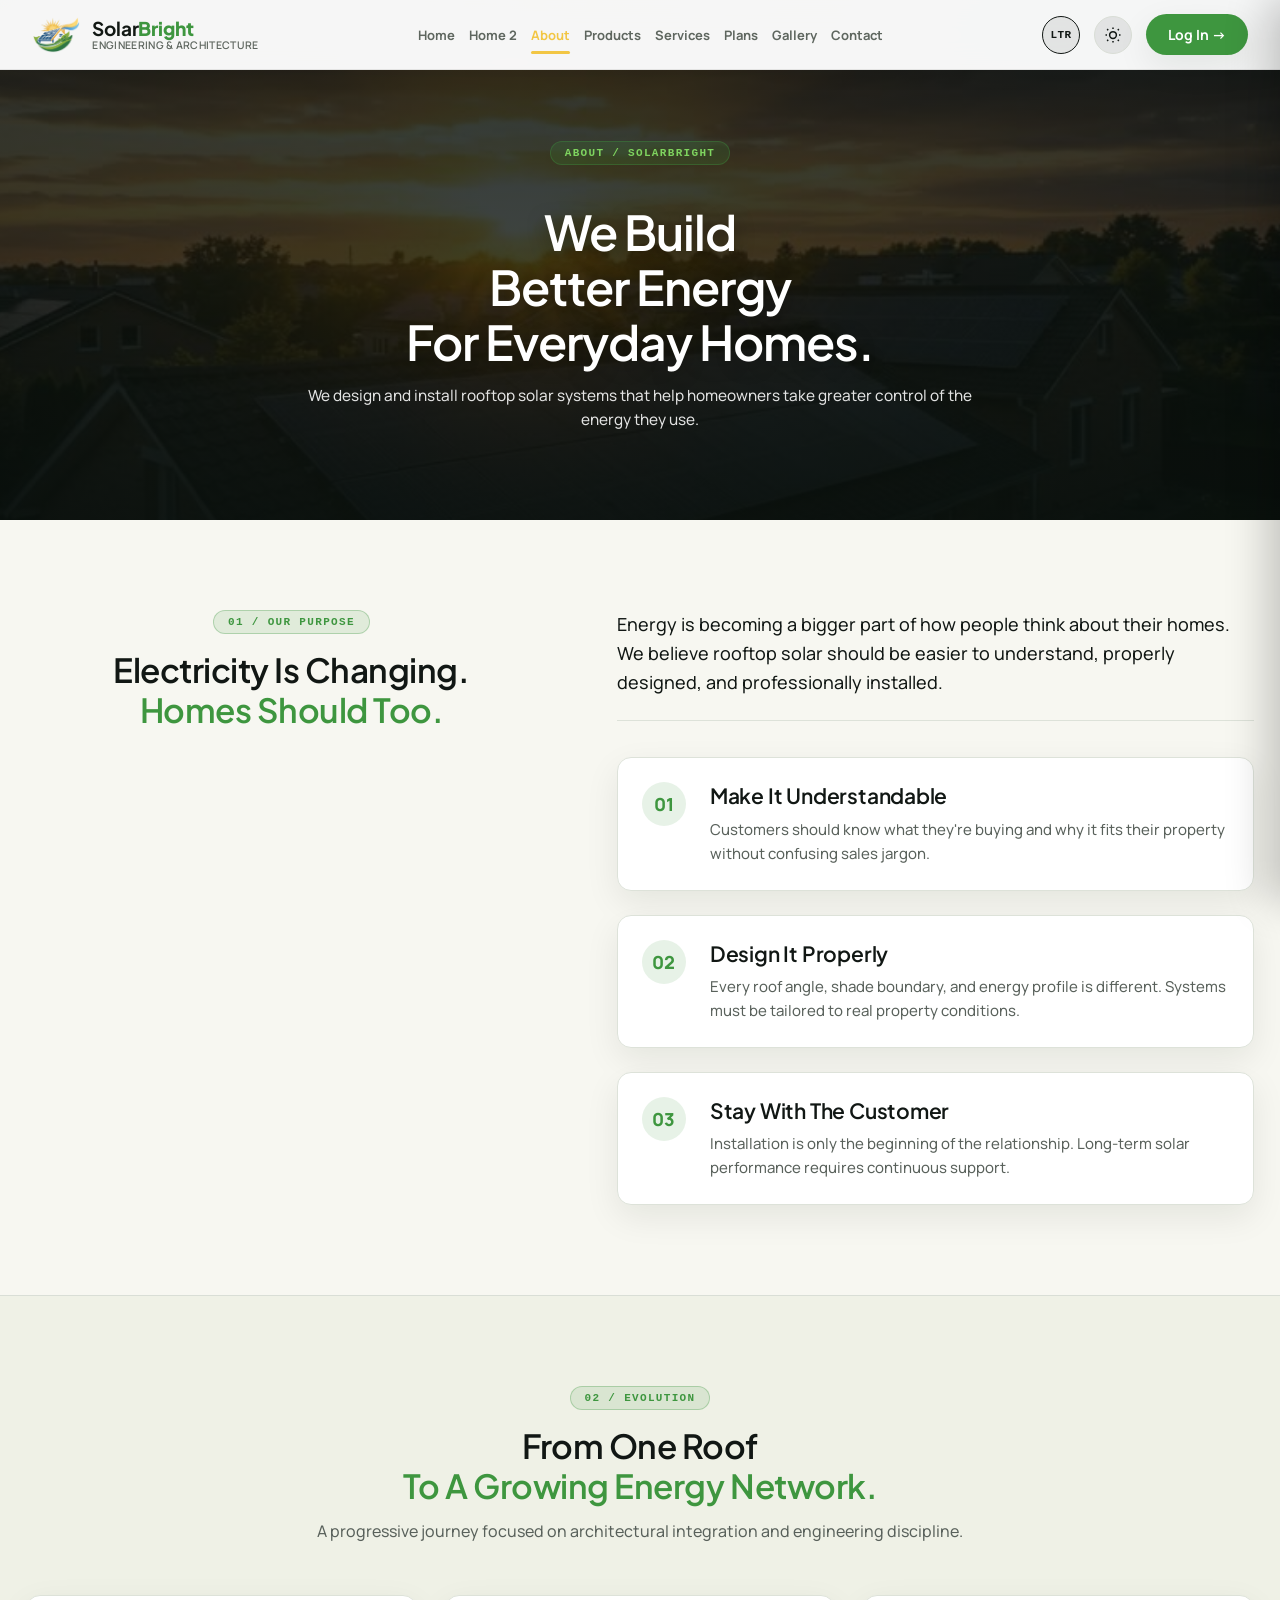
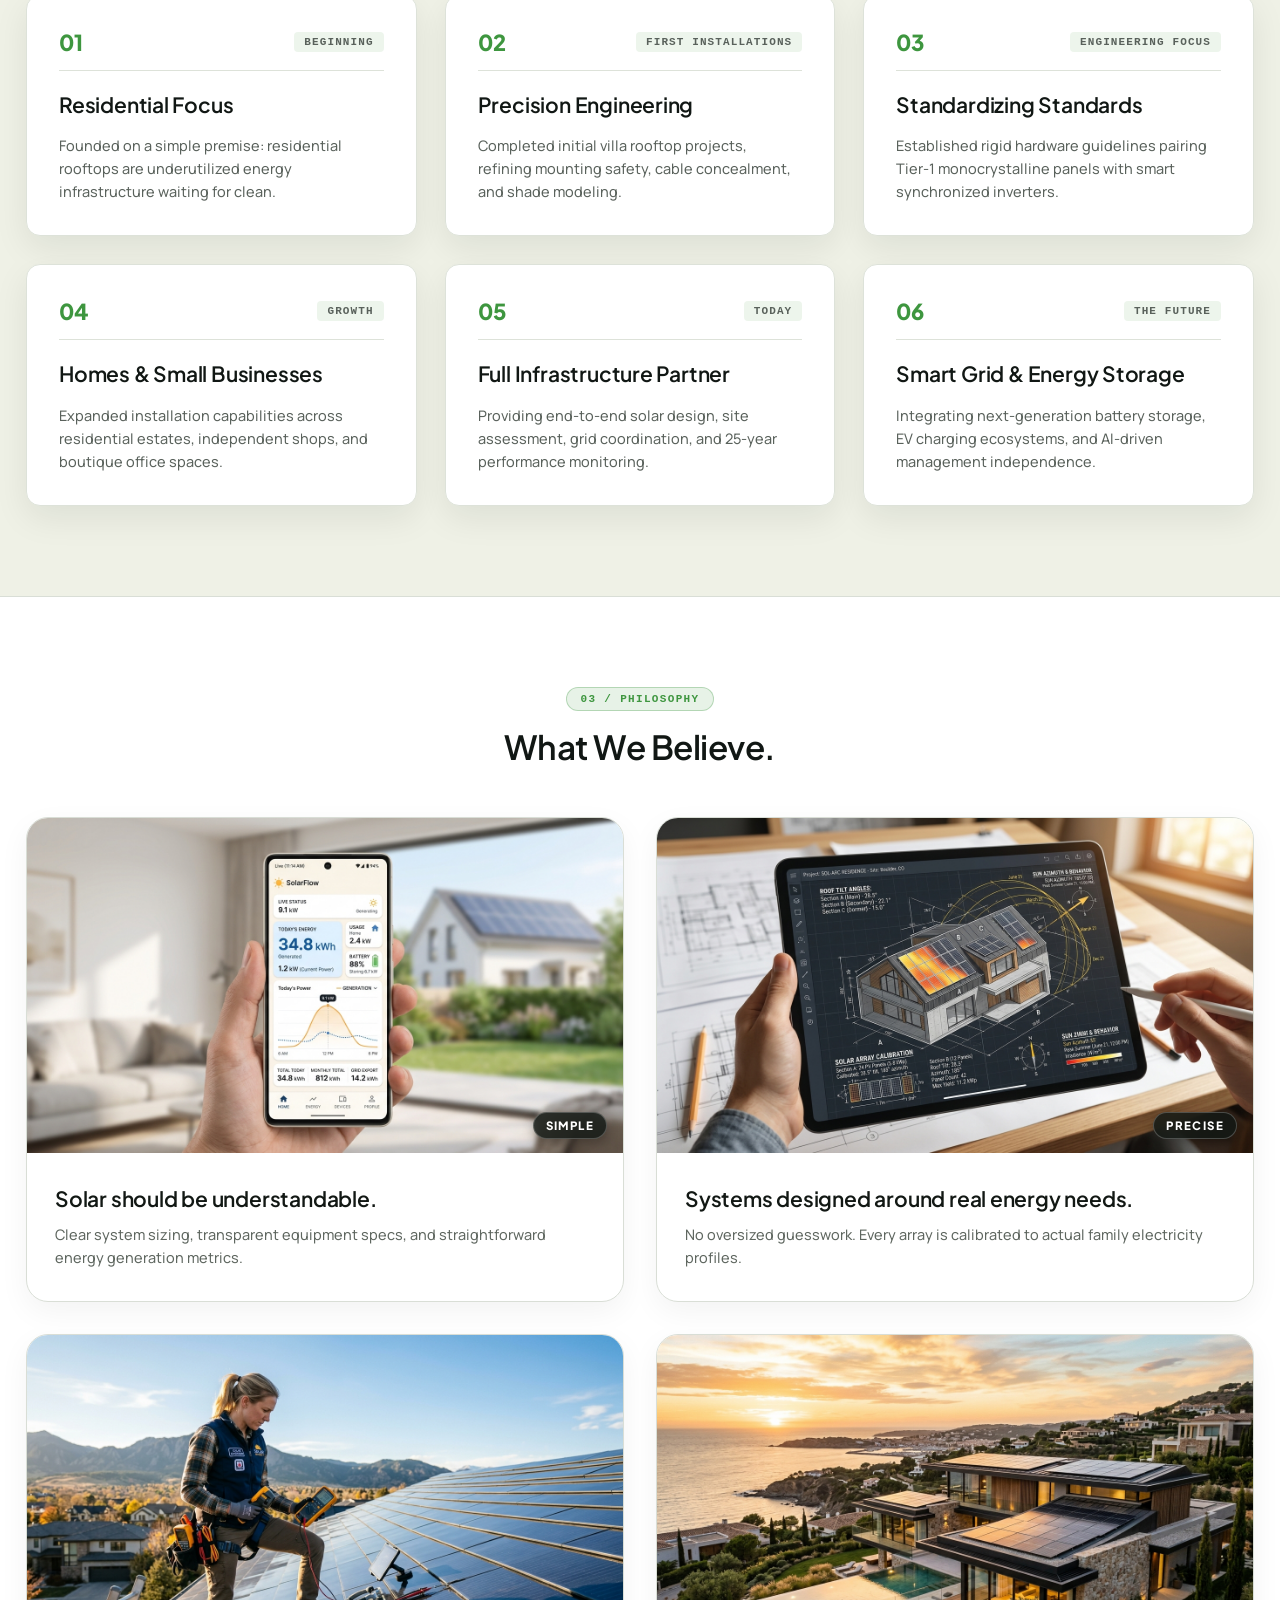
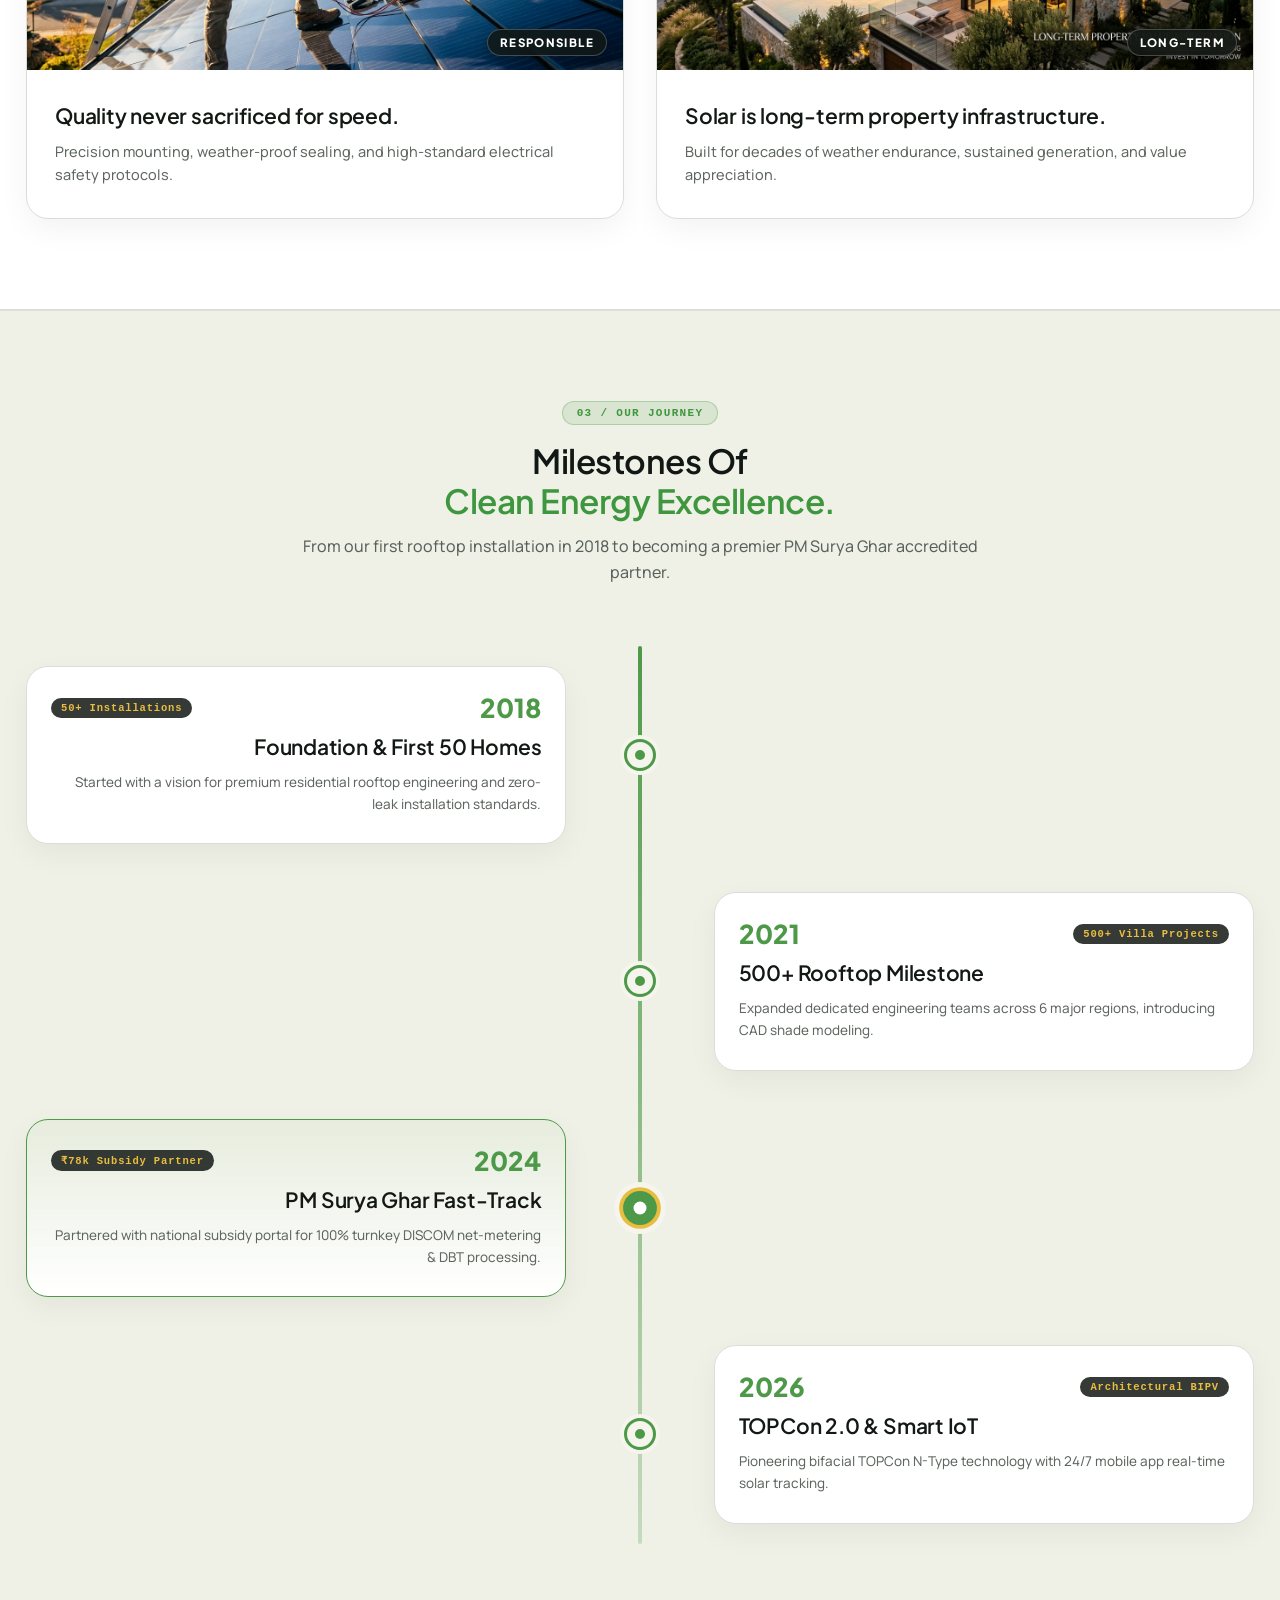
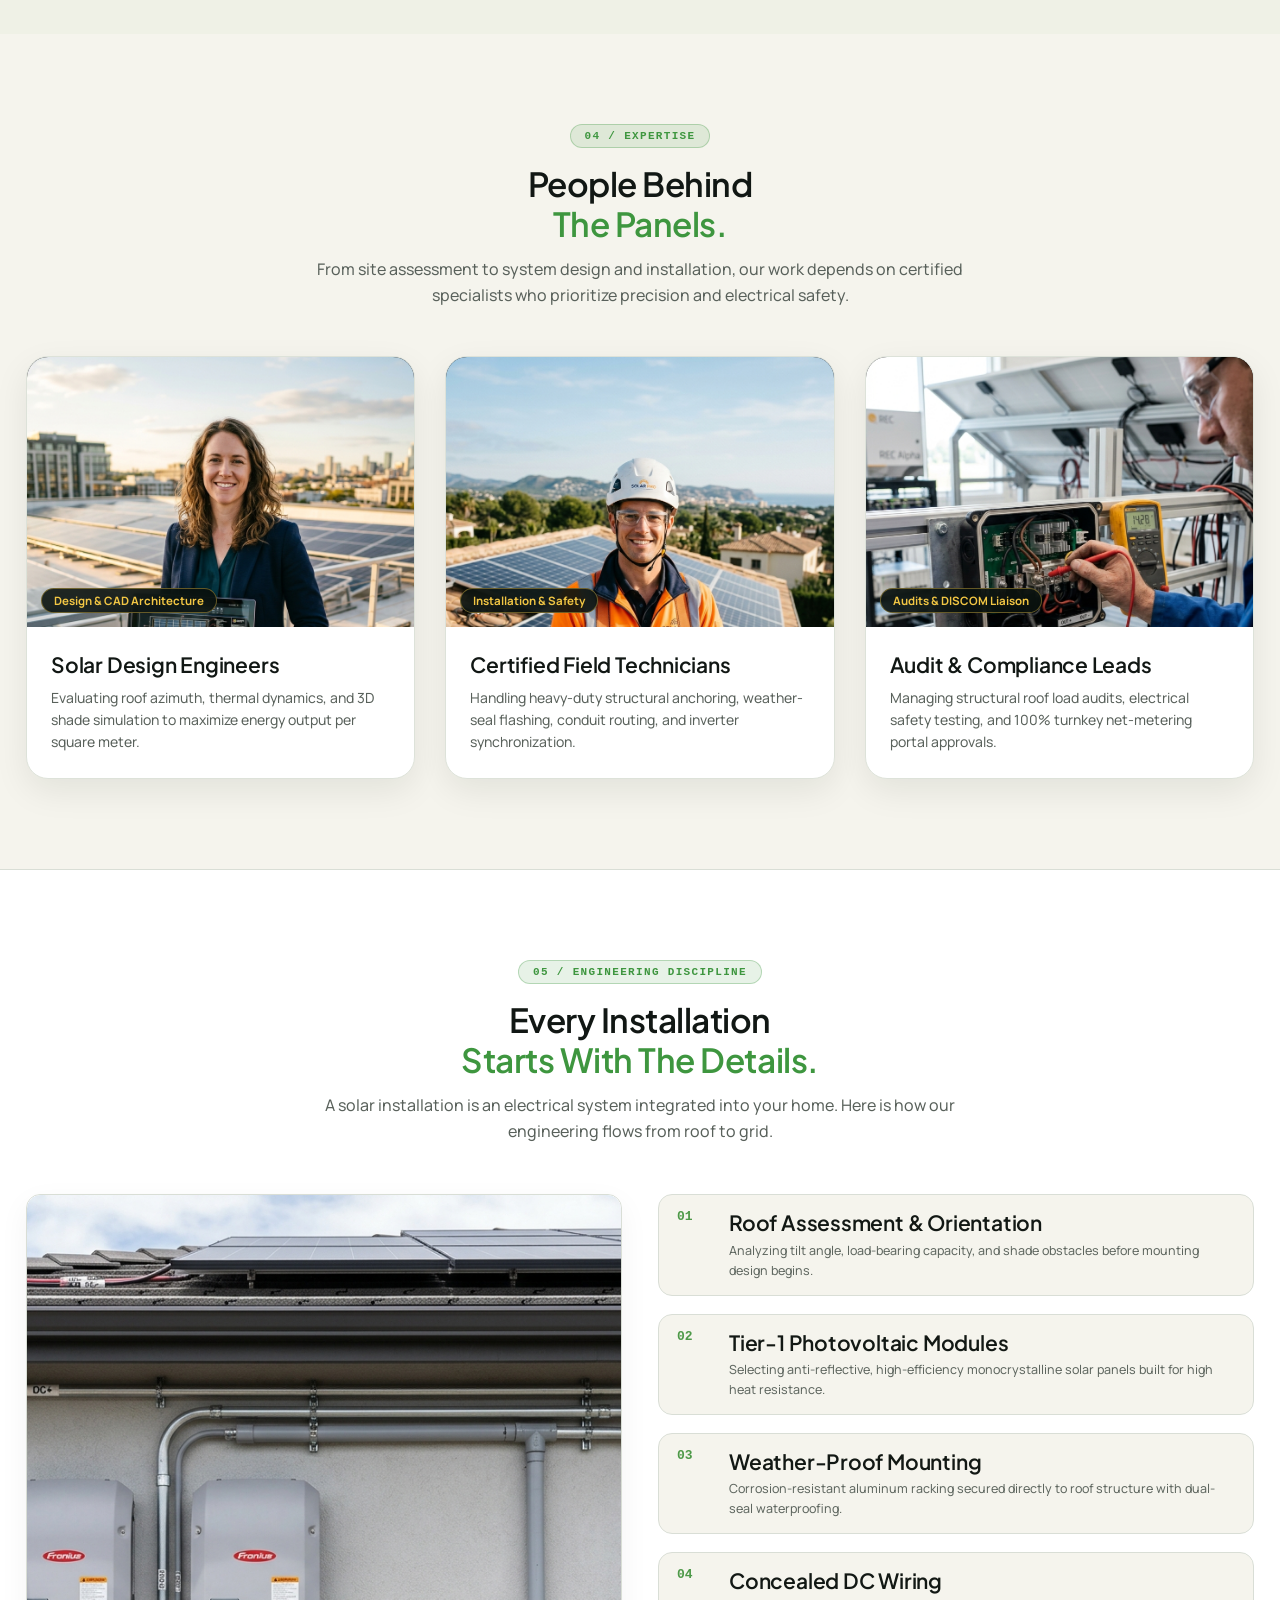
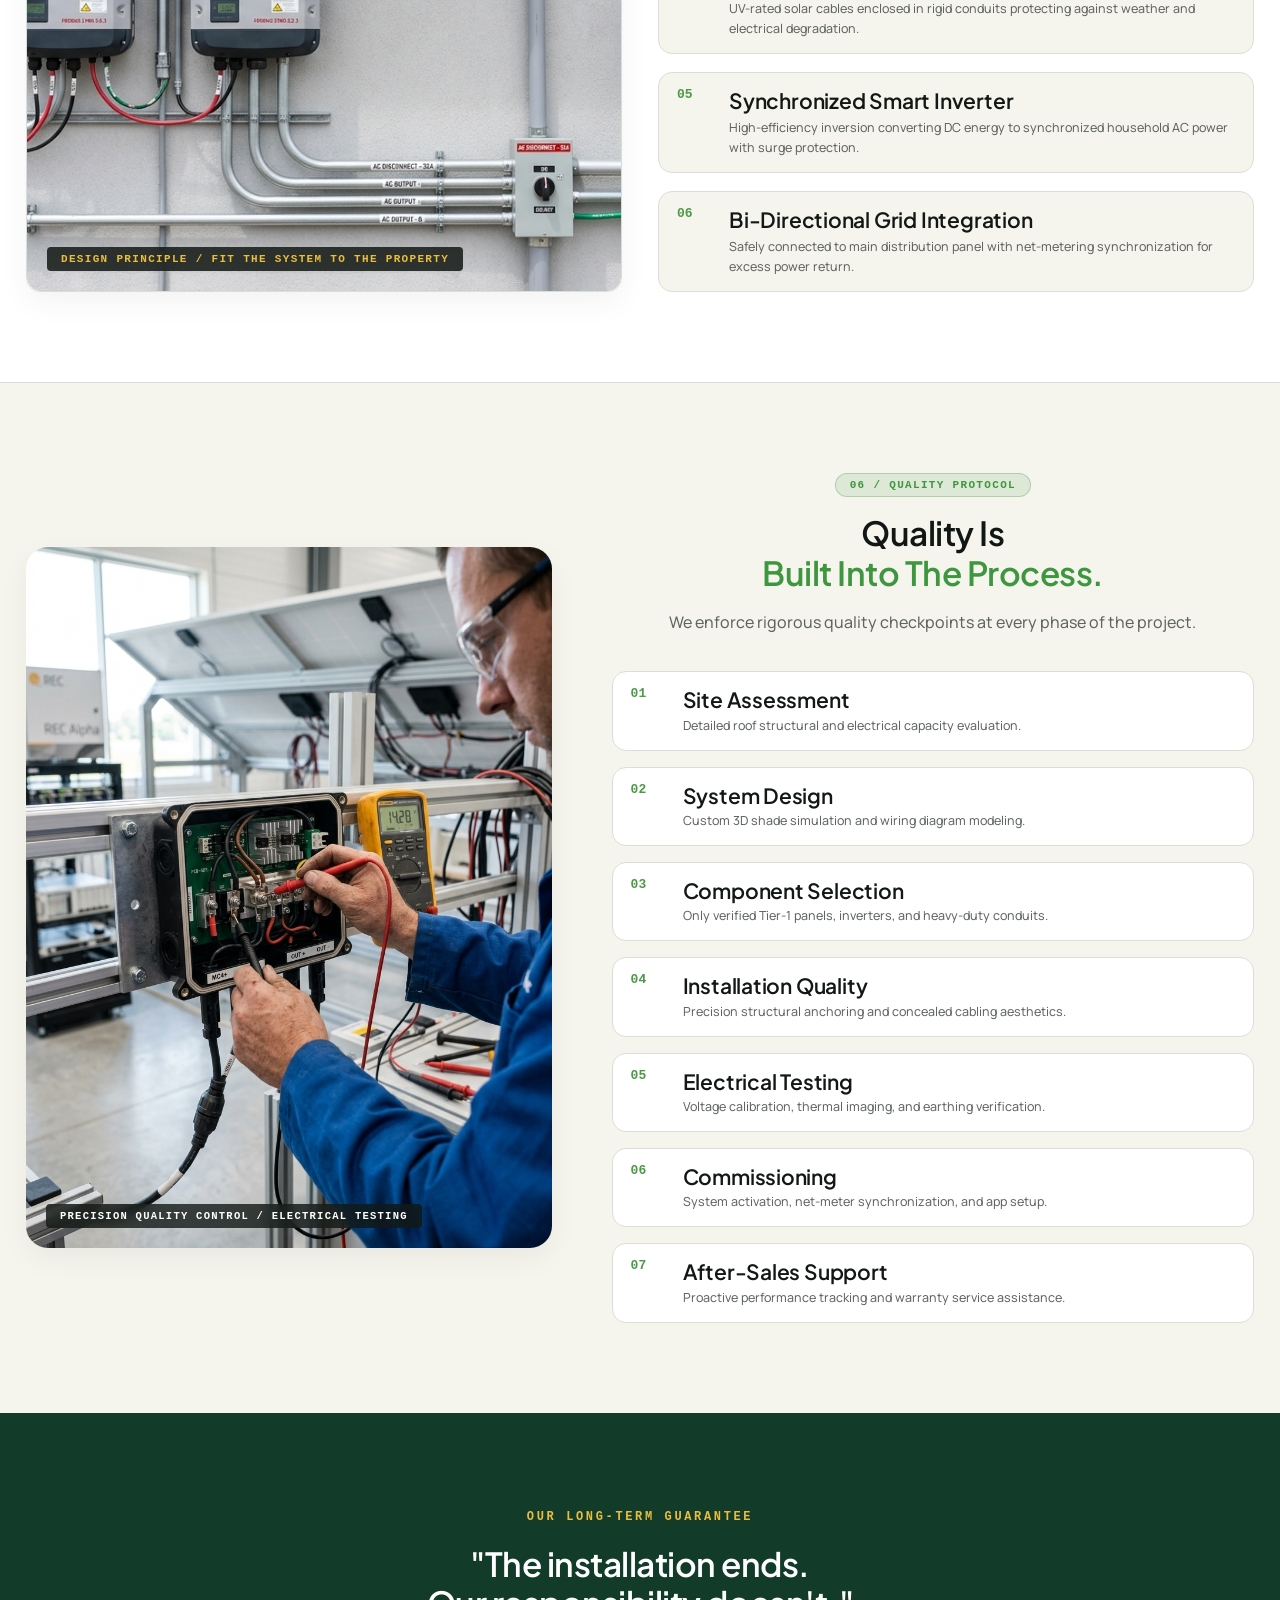
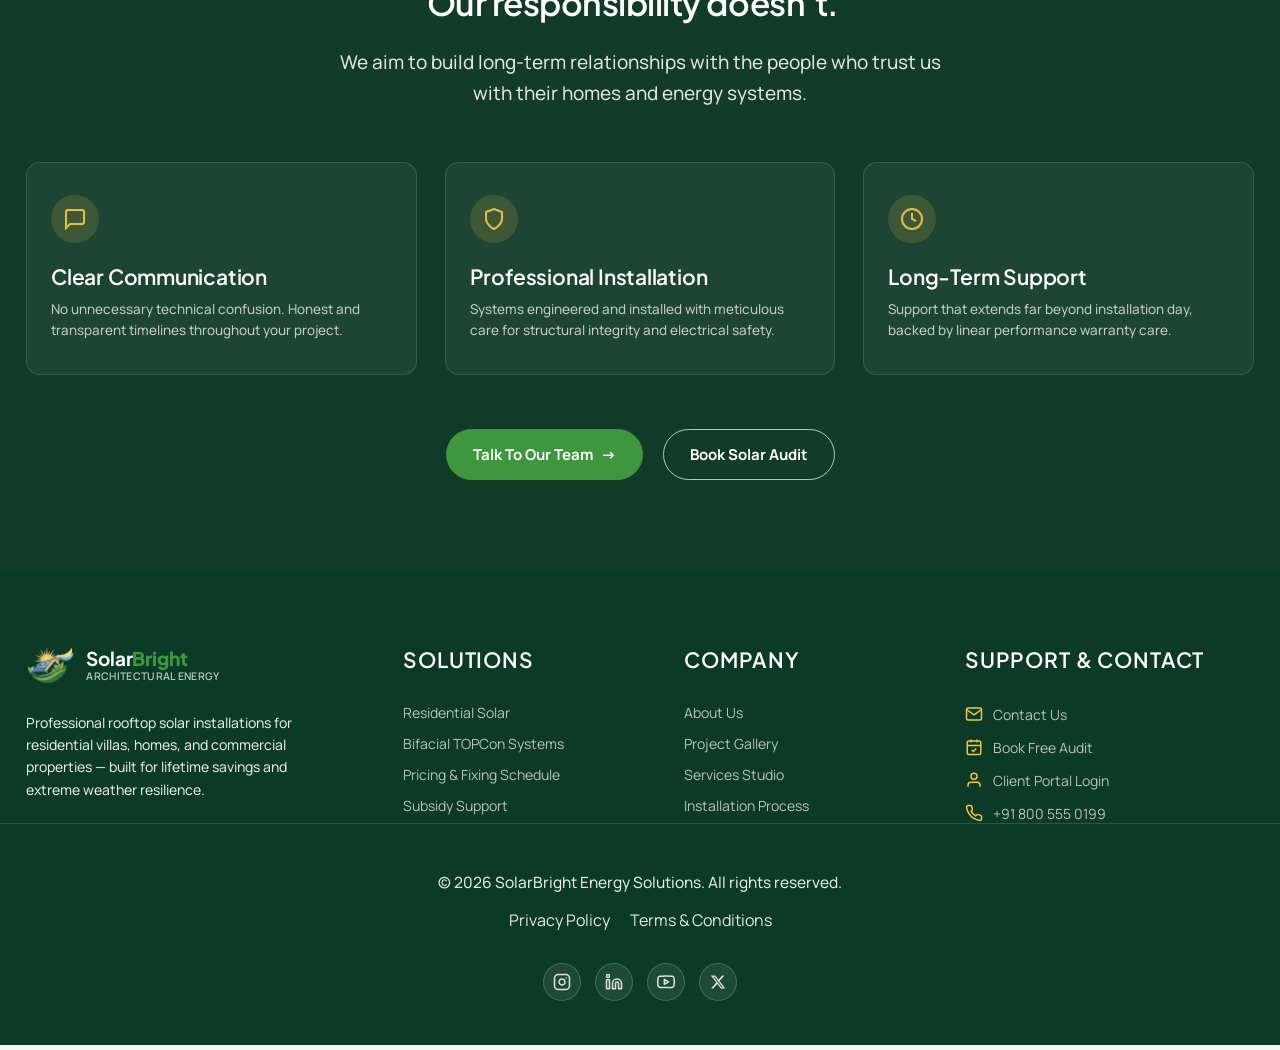
<file: about.html>
<!DOCTYPE html>
<html lang="en">
<head>
<meta charset="UTF-8">
<meta name="viewport" content="width=device-width, initial-scale=1.0">
<title>SolarBright — About Us | Rooftop Solar Engineering</title>
<meta name="description" content="Learn about SolarBright's engineering approach to residential rooftop solar, quality standards, and commitment to long-term clean energy ownership.">
<link rel="icon" type="image/png" href="assets/images/logo.png">
<link rel="preconnect" href="https://fonts.googleapis.com">
<link href="https://fonts.googleapis.com/css2?family=Manrope:wght@400;500;600;700;800&family=Plus+Jakarta+Sans:wght@400;500;600;700;800&display=swap" rel="stylesheet">
<script>
  (function(){
    var t = localStorage.getItem("solarbright-theme") || localStorage.getItem("theme") || "light";
    var d = localStorage.getItem("solarbright-dir") || localStorage.getItem("dir") || "ltr";
    document.documentElement.setAttribute("data-theme", t);
    document.documentElement.setAttribute("dir", d);
  })();
</script>
<link rel="stylesheet" href="css/styles.css">
</head>
<body data-theme="light" class="page-about">

<!-- ============ HEADER ============ -->
<header class="site-header ab-header" id="siteHeader">
  <div class="header-inner ab-header-inner">
    <a href="index.html" class="brand">
      <img src="assets/images/logo.png" alt="SolarBright Logo" class="brand-logo-img">
      <span class="brand-text">
        <span class="brand-name">Solar<strong>Bright</strong></span>
        <span class="brand-tag">Engineering &amp; Architecture</span>
      </span>
    </a>

    <nav class="main-nav ab-nav" aria-label="Primary">
      <a href="index.html" class="nav-link">Home</a>
      <a href="home2.html" class="nav-link">Home 2</a>
      <a href="about.html" class="nav-link active">About</a>
      <a href="products.html" class="nav-link">Products</a>
      <a href="services.html" class="nav-link">Services</a>
      <a href="plans.html" class="nav-link">Plans</a>
      <a href="gallery.html" class="nav-link">Gallery</a>
      <a href="contact.html" class="nav-link">Contact</a>
    </nav>

    <div class="header-actions">
      <button class="rtl-toggle" id="rtlToggle" aria-label="Toggle RTL / LTR layout" title="Toggle RTL / LTR layout">
        <span class="rtl-label">LTR</span>
      </button>
      <button class="theme-toggle" id="themeToggle" aria-label="Toggle dark mode" aria-pressed="false">
        <svg class="icon-sun" width="18" height="18" viewBox="0 0 24 24" fill="none" stroke="currentColor" stroke-width="2"><circle cx="12" cy="12" r="4.5"/><path d="M12 2v2M12 20v2M4.2 4.2l1.4 1.4M18.4 18.4l1.4 1.4M2 12h2M20 12h2M4.2 19.8l1.4-1.4M18.4 5.6l1.4-1.4"/></svg>
        <svg class="icon-moon" width="18" height="18" viewBox="0 0 24 24" fill="none" stroke="currentColor" stroke-width="2"><path d="M20 14.5A8.5 8.5 0 1 1 9.5 4a6.5 6.5 0 0 0 10.5 10.5Z"/></svg>
      </button>
      <a href="login.html" class="btn btn-primary btn-header ab-btn-header">Log In →</a>
      <button class="hamburger" id="hamburgerBtn" aria-label="Open menu" aria-expanded="false" aria-controls="mobileMenu">
        <span></span><span></span><span></span>
      </button>
    </div>
  </div>
</header>

<!-- ============ MOBILE MENU ============ -->
<div class="mobile-menu" id="mobileMenu" aria-hidden="true">
  <div class="mobile-menu-header">
    <a href="index.html" class="brand">
      <img src="assets/images/logo.png" alt="SolarBright Logo" class="brand-logo-img">
      <span class="brand-text">
        <span class="brand-name">Solar<strong>Bright</strong></span>
        <span class="brand-tag">Architectural Energy</span>
      </span>
    </a>
    <button class="mobile-menu-close" id="mobileMenuCloseBtn" aria-label="Close menu">&times;</button>
  </div>
  
  <nav aria-label="Mobile Navigation">
    <a href="index.html" class="mobile-link">Home</a>
    <a href="home2.html" class="mobile-link">Home 2</a>
    <a href="about.html" class="mobile-link active">About</a>
    <a href="products.html" class="mobile-link">Products</a>
    <a href="services.html" class="mobile-link">Services</a>
    <a href="plans.html" class="mobile-link">Plans</a>
    <a href="gallery.html" class="mobile-link">Gallery</a>
    <a href="contact.html" class="mobile-link">Contact</a>
  </nav>

  <div class="mobile-menu-footer">
    <div class="mobile-toggles-row">
      <button class="rtl-toggle" id="mobileRtlToggle" aria-label="Toggle RTL / LTR layout" title="Toggle RTL / LTR layout">
        <span class="rtl-label">LTR</span>
      </button>
      <button class="theme-toggle" id="mobileThemeToggle" aria-label="Toggle dark mode" aria-pressed="false">
        <svg class="icon-sun" width="18" height="18" viewBox="0 0 24 24" fill="none" stroke="currentColor" stroke-width="2"><circle cx="12" cy="12" r="4.5"/><path d="M12 2v2M12 20v2M4.2 4.2l1.4 1.4M18.4 18.4l1.4 1.4M2 12h2M20 12h2M4.2 19.8l1.4-1.4M18.4 5.6l1.4-1.4"/></svg>
        <svg class="icon-moon" width="18" height="18" viewBox="0 0 24 24" fill="none" stroke="currentColor" stroke-width="2"><path d="M20 14.5A8.5 8.5 0 1 1 9.5 4a6.5 6.5 0 0 0 10.5 10.5Z"/></svg>
      </button>
    </div>
    <a href="login.html" class="btn btn-primary btn-block">Log In →</a>
  </div>
</div>
<div class="mobile-menu-backdrop" id="mobileMenuBackdrop"></div>

<main id="about-main">

  <!-- ============ SECTION 01 — COMPANY PORTRAIT (Editorial Hero) ============ -->
  <section class="ab-hero">
    <div class="ab-hero-media" data-parallax>
      <img src="assets/Banner/About.jpg" alt="SolarBright engineer inspecting rooftop solar installation on a modern villa" loading="eager">
      <div class="ab-hero-scrim"></div>
    </div>

    <div class="container ab-hero-container">
      <div class="ab-hero-tag" data-reveal>
        <span class="ab-tech-label">ABOUT / SOLARBRIGHT</span>
      </div>

      <div class="ab-hero-content" data-reveal>
        <h1 class="ab-hero-heading">
          We Build<br>
          Better Energy<br>
          For Everyday Homes.
        </h1>
        <p class="ab-hero-sub">We design and install rooftop solar systems that help homeowners take greater control of the energy they use.</p>

      </div>
    </div>
  </section>

  <!-- ============ SECTION 02 — WHY WE EXIST (Manifesto) ============ -->
  <section class="ab-section ab-manifesto-section" id="manifesto">
    <div class="container ab-manifesto-grid">
      <div class="ab-manifesto-left" data-reveal>
        <span class="ab-section-label">01 / OUR PURPOSE</span>
        <h2 class="ab-editorial-heading">
          Electricity Is Changing.<br>
          <span class="ab-highlight">Homes Should Too.</span>
        </h2>
      </div>

      <div class="ab-manifesto-right" data-reveal>
        <p class="ab-manifesto-lead">
          Energy is becoming a bigger part of how people think about their homes. We believe rooftop solar should be easier to understand, properly designed, and professionally installed.
        </p>

        <div class="ab-principles-list">
          <div class="ab-principle-item">
            <span class="ab-principle-num">01</span>
            <div class="ab-principle-body">
              <h3>Make It Understandable</h3>
              <p>Customers should know what they're buying and why it fits their property without confusing sales jargon.</p>
            </div>
          </div>

          <div class="ab-principle-item">
            <span class="ab-principle-num">02</span>
            <div class="ab-principle-body">
              <h3>Design It Properly</h3>
              <p>Every roof angle, shade boundary, and energy profile is different. Systems must be tailored to real property conditions.</p>
            </div>
          </div>

          <div class="ab-principle-item">
            <span class="ab-principle-num">03</span>
            <div class="ab-principle-body">
              <h3>Stay With The Customer</h3>
              <p>Installation is only the beginning of the relationship. Long-term solar performance requires continuous support.</p>
            </div>
          </div>
        </div>
      </div>
    </div>
  </section>

  <!-- ============ SECTION 03 — OUR STORY (Timeline) ============ -->
  <section class="ab-section ab-story-section" id="timeline">
    <div class="container">
      <div class="ab-section-header" data-reveal>
        <span class="ab-section-label">02 / EVOLUTION</span>
        <h2 class="ab-editorial-heading">
          From One Roof<br>
          <span class="ab-highlight">To A Growing Energy Network.</span>
        </h2>
        <p class="ab-section-desc">A progressive journey focused on architectural integration and engineering discipline.</p>
      </div>

      <div class="ab-evolution-grid" data-reveal>
        <div class="ab-evolution-card">
          <div class="ab-evo-header">
            <span class="ab-evo-num">01</span>
            <span class="ab-evo-label">BEGINNING</span>
          </div>
          <h4>Residential Focus</h4>
          <p>Founded on a simple premise: residential rooftops are underutilized energy infrastructure waiting for clean.</p>
        </div>

        <div class="ab-evolution-card">
          <div class="ab-evo-header">
            <span class="ab-evo-num">02</span>
            <span class="ab-evo-label">FIRST INSTALLATIONS</span>
          </div>
          <h4>Precision Engineering</h4>
          <p>Completed initial villa rooftop projects, refining mounting safety, cable concealment, and shade modeling.</p>
        </div>

        <div class="ab-evolution-card">
          <div class="ab-evo-header">
            <span class="ab-evo-num">03</span>
            <span class="ab-evo-label">ENGINEERING FOCUS</span>
          </div>
          <h4>Standardizing Standards</h4>
          <p>Established rigid hardware guidelines pairing Tier-1 monocrystalline panels with smart synchronized inverters.</p>
        </div>

        <div class="ab-evolution-card">
          <div class="ab-evo-header">
            <span class="ab-evo-num">04</span>
            <span class="ab-evo-label">GROWTH</span>
          </div>
          <h4>Homes &amp; Small Businesses</h4>
          <p>Expanded installation capabilities across residential estates, independent shops, and boutique office spaces.</p>
        </div>

        <div class="ab-evolution-card">
          <div class="ab-evo-header">
            <span class="ab-evo-num">05</span>
            <span class="ab-evo-label">TODAY</span>
          </div>
          <h4>Full Infrastructure Partner</h4>
          <p>Providing end-to-end solar design, site assessment, grid coordination, and 25-year performance monitoring.</p>
        </div>

        <div class="ab-evolution-card">
          <div class="ab-evo-header">
            <span class="ab-evo-num">06</span>
            <span class="ab-evo-label">THE FUTURE</span>
          </div>
          <h4>Smart Grid &amp; Energy Storage</h4>
          <p>Integrating next-generation battery storage, EV charging ecosystems, and AI-driven  management independence.</p>
        </div>
      </div>
    </div>
  </section>

  <!-- ============ SECTION 04 — WHAT WE BELIEVE (Principles Wall) ============ -->
  <section class="ab-section ab-wall-section" id="principles">
    <div class="container">
      <div class="ab-section-header" data-reveal>
        <span class="ab-section-label">03 / PHILOSOPHY</span>
        <h2 class="ab-editorial-heading">What We Believe.</h2>
      </div>

      <div class="ab-wall-grid" data-reveal>
        <!-- Block 1 -->
        <div class="ab-wall-block block-left">
          <div class="ab-wall-media">
            <img src="assets/images/philosophy-simple.jpg" alt="Simple solar dashboard app interface" loading="lazy">
            <span class="ab-wall-giant">SIMPLE</span>
          </div>
          <div class="ab-wall-copy">
            <h3>Solar should be understandable.</h3>
            <p>Clear system sizing, transparent equipment specs, and straightforward energy generation metrics.</p>
          </div>
        </div>

        <!-- Block 2 -->
        <div class="ab-wall-block block-right">
          <div class="ab-wall-media">
            <img src="assets/images/philosophy-precise.jpg" alt="Precise 3D CAD rooftop solar diagram" loading="lazy">
            <span class="ab-wall-giant">PRECISE</span>
          </div>
          <div class="ab-wall-copy">
            <h3>Systems designed around real energy needs.</h3>
            <p>No oversized guesswork. Every array is calibrated to actual family electricity profiles.</p>
          </div>
        </div>

        <!-- Block 3 -->
        <div class="ab-wall-block block-left">
          <div class="ab-wall-media">
            <img src="assets/images/philosophy-responsible.jpg" alt="Certified engineer conducting rooftop quality inspection" loading="lazy">
            <span class="ab-wall-giant">RESPONSIBLE</span>
          </div>
          <div class="ab-wall-copy">
            <h3>Quality never sacrificed for speed.</h3>
            <p>Precision mounting, weather-proof sealing, and high-standard electrical safety protocols.</p>
          </div>
        </div>

        <!-- Block 4 -->
        <div class="ab-wall-block block-right">
          <div class="ab-wall-media">
            <img src="assets/images/philosophy-longterm.jpg" alt="Luxury villa rooftop solar installation" loading="lazy">
            <span class="ab-wall-giant">LONG-TERM</span>
          </div>
          <div class="ab-wall-copy">
            <h3>Solar is long-term property infrastructure.</h3>
            <p>Built for decades of weather endurance, sustained generation, and value appreciation.</p>
          </div>
        </div>
      </div>
    </div>
  </section>

  <!-- ============ SECTION 03 — OUR JOURNEY TIMELINE ============ -->
  <section class="ab-section ab-timeline-section" id="timeline">
    <div class="container">
      <div class="ab-section-header" data-reveal>
        <span class="ab-section-label">03 / OUR JOURNEY</span>
        <h2 class="ab-editorial-heading">
          Milestones Of<br>
          <span class="ab-highlight">Clean Energy Excellence.</span>
        </h2>
        <p class="ab-section-desc">From our first rooftop installation in 2018 to becoming a premier PM Surya Ghar accredited partner.</p>
      </div>

      <div class="ab-timeline-wrapper" data-reveal>
        <div class="ab-timeline-track-line"></div>
        <div class="ab-timeline-items">
          <!-- Milestone 1 (Left) -->
          <div class="ab-timeline-node left">
            <div class="ab-node-dot">
              <span class="ab-pulse-ring"></span>
            </div>
            <div class="ab-node-card">
              <div class="ab-card-header">
                <span class="ab-node-year">2018</span>
                <span class="ab-node-tag">50+ Installations</span>
              </div>
              <h3>Foundation &amp; First 50 Homes</h3>
              <p>Started with a vision for premium residential rooftop engineering and zero-leak installation standards.</p>
            </div>
          </div>

          <!-- Milestone 2 (Right) -->
          <div class="ab-timeline-node right">
            <div class="ab-node-dot">
              <span class="ab-pulse-ring"></span>
            </div>
            <div class="ab-node-card">
              <div class="ab-card-header">
                <span class="ab-node-year">2021</span>
                <span class="ab-node-tag">500+ Villa Projects</span>
              </div>
              <h3>500+ Rooftop Milestone</h3>
              <p>Expanded dedicated engineering teams across 6 major regions, introducing CAD shade modeling.</p>
            </div>
          </div>

          <!-- Milestone 3 (Left) -->
          <div class="ab-timeline-node left highlight">
            <div class="ab-node-dot">
              <span class="ab-pulse-ring"></span>
            </div>
            <div class="ab-node-card">
              <div class="ab-card-header">
                <span class="ab-node-year">2024</span>
                <span class="ab-node-tag">₹78k Subsidy Partner</span>
              </div>
              <h3>PM Surya Ghar Fast-Track</h3>
              <p>Partnered with national subsidy portal for 100% turnkey DISCOM net-metering &amp; DBT processing.</p>
            </div>
          </div>

          <!-- Milestone 4 (Right) -->
          <div class="ab-timeline-node right">
            <div class="ab-node-dot">
              <span class="ab-pulse-ring"></span>
            </div>
            <div class="ab-node-card">
              <div class="ab-card-header">
                <span class="ab-node-year">2026</span>
                <span class="ab-node-tag">Architectural BIPV</span>
              </div>
              <h3>TOPCon 2.0 &amp; Smart IoT</h3>
              <p>Pioneering bifacial TOPCon N-Type technology with 24/7 mobile app real-time solar tracking.</p>
            </div>
          </div>
        </div>
      </div>
    </div>
  </section>

  <!-- ============ SECTION 04 — THE PEOPLE BEHIND THE SYSTEM (Team) ============ -->
  <section class="ab-section ab-team-section" id="team">
    <div class="container">
      <div class="ab-section-header" data-reveal>
        <span class="ab-section-label">04 / EXPERTISE</span>
        <h2 class="ab-editorial-heading">
          People Behind<br>
          <span class="ab-highlight">The Panels.</span>
        </h2>
        <p class="ab-section-desc">From site assessment to system design and installation, our work depends on certified specialists who prioritize precision and electrical safety.</p>
      </div>

      <div class="ab-team-3col-grid" data-reveal>
        <!-- Member 1: System Design Leads -->
        <article class="ab-team-card-equal">
          <div class="ab-team-media-equal">
            <img src="assets/images/about-team-lead.jpg" alt="Solar System Design Engineer holding architectural plans" loading="lazy">
            <span class="ab-team-role-tag">Design &amp; CAD Architecture</span>
          </div>
          <div class="ab-team-body-equal">
            <h3>Solar Design Engineers</h3>
            <p>Evaluating roof azimuth, thermal dynamics, and 3D shade simulation to maximize energy output per square meter.</p>
          </div>
        </article>

        <!-- Member 2: Field Technicians -->
        <article class="ab-team-card-equal">
          <div class="ab-team-media-equal">
            <img src="assets/images/about-team-engineer.jpg" alt="Solar Installation Specialist on rooftop site" loading="lazy">
            <span class="ab-team-role-tag">Installation &amp; Safety</span>
          </div>
          <div class="ab-team-body-equal">
            <h3>Certified Field Technicians</h3>
            <p>Handling heavy-duty structural anchoring, weather-seal flashing, conduit routing, and inverter synchronization.</p>
          </div>
        </article>

        <!-- Member 3: Audit Specialists -->
        <article class="ab-team-card-equal">
          <div class="ab-team-media-equal">
            <img src="assets/images/about-quality-inspection.jpg" alt="Site Auditor conducting digital electrical testing" loading="lazy">
            <span class="ab-team-role-tag">Audits &amp; DISCOM Liaison</span>
          </div>
          <div class="ab-team-body-equal">
            <h3>Audit &amp; Compliance Leads</h3>
            <p>Managing structural roof load audits, electrical safety testing, and 100% turnkey net-metering portal approvals.</p>
          </div>
        </article>
      </div>
    </div>
  </section>

  <!-- ============ SECTION 06 — HOW WE APPROACH ENGINEERING (Diagram) ============ -->
  <section class="ab-section ab-engineering-section" id="engineering">
    <div class="container">
      <div class="ab-section-header" data-reveal>
        <span class="ab-section-label">05 / ENGINEERING DISCIPLINE</span>
        <h2 class="ab-editorial-heading">
          Every Installation<br>
          <span class="ab-highlight">Starts With The Details.</span>
        </h2>
        <p class="ab-section-desc">A solar installation is an electrical system integrated into your home. Here is how our engineering flows from roof to grid.</p>
      </div>

      <div class="ab-engineering-layout" data-reveal>
        <!-- Image & Diagram Cutaway -->
        <div class="ab-diagram-media">
          <img src="assets/images/about-engineering-detail.jpg" alt="Technical conduit and inverter installation cutaway" loading="lazy">
          <div class="ab-diagram-badge">DESIGN PRINCIPLE / FIT THE SYSTEM TO THE PROPERTY</div>
        </div>

        <!-- Technical Flowchart Items -->
        <div class="ab-engineering-flow">
          <div class="ab-flow-node">
            <span class="node-num">01</span>
            <div class="node-text">
              <h4>Roof Assessment &amp; Orientation</h4>
              <p>Analyzing tilt angle, load-bearing capacity, and shade obstacles before mounting design begins.</p>
            </div>
          </div>

          <div class="ab-flow-node">
            <span class="node-num">02</span>
            <div class="node-text">
              <h4>Tier-1 Photovoltaic Modules</h4>
              <p>Selecting anti-reflective, high-efficiency monocrystalline solar panels built for high heat resistance.</p>
            </div>
          </div>

          <div class="ab-flow-node">
            <span class="node-num">03</span>
            <div class="node-text">
              <h4>Weather-Proof Mounting</h4>
              <p>Corrosion-resistant aluminum racking secured directly to roof structure with dual-seal waterproofing.</p>
            </div>
          </div>

          <div class="ab-flow-node">
            <span class="node-num">04</span>
            <div class="node-text">
              <h4>Concealed DC Wiring</h4>
              <p>UV-rated solar cables enclosed in rigid conduits protecting against weather and electrical degradation.</p>
            </div>
          </div>

          <div class="ab-flow-node">
            <span class="node-num">05</span>
            <div class="node-text">
              <h4>Synchronized Smart Inverter</h4>
              <p>High-efficiency inversion converting DC energy to synchronized household AC power with surge protection.</p>
            </div>
          </div>

          <div class="ab-flow-node">
            <span class="node-num">06</span>
            <div class="node-text">
              <h4>Bi-Directional Grid Integration</h4>
              <p>Safely connected to main distribution panel with net-metering synchronization for excess power return.</p>
            </div>
          </div>
        </div>
      </div>
    </div>
  </section>

  <!-- ============ SECTION 07 — QUALITY STANDARD (Checklist) ============ -->
  <section class="ab-section ab-quality-section" id="quality">
    <div class="container ab-quality-grid">
      <div class="ab-quality-media" data-reveal>
        <div class="ab-quality-frame">
          <img src="assets/images/about-quality-inspection.jpg" alt="Technician conducting digital electrical quality testing on solar junction box" loading="lazy">
          <div class="ab-quality-caption">PRECISION QUALITY CONTROL / ELECTRICAL TESTING</div>
        </div>
      </div>

      <div class="ab-quality-content" data-reveal>
        <span class="ab-section-label">06 / QUALITY PROTOCOL</span>
        <h2 class="ab-editorial-heading">
          Quality Is<br>
          <span class="ab-highlight">Built Into The Process.</span>
        </h2>
        <p class="ab-quality-lead">We enforce rigorous quality checkpoints at every phase of the project.</p>

        <div class="ab-checklist">
          <div class="ab-check-step">
            <span class="step-idx">01</span>
            <div class="step-info">
              <h4>Site Assessment</h4>
              <p>Detailed roof structural and electrical capacity evaluation.</p>
            </div>
          </div>

          <div class="ab-check-step">
            <span class="step-idx">02</span>
            <div class="step-info">
              <h4>System Design</h4>
              <p>Custom 3D shade simulation and wiring diagram modeling.</p>
            </div>
          </div>

          <div class="ab-check-step">
            <span class="step-idx">03</span>
            <div class="step-info">
              <h4>Component Selection</h4>
              <p>Only verified Tier-1 panels, inverters, and heavy-duty conduits.</p>
            </div>
          </div>

          <div class="ab-check-step">
            <span class="step-idx">04</span>
            <div class="step-info">
              <h4>Installation Quality</h4>
              <p>Precision structural anchoring and concealed cabling aesthetics.</p>
            </div>
          </div>

          <div class="ab-check-step">
            <span class="step-idx">05</span>
            <div class="step-info">
              <h4>Electrical Testing</h4>
              <p>Voltage calibration, thermal imaging, and earthing verification.</p>
            </div>
          </div>

          <div class="ab-check-step">
            <span class="step-idx">06</span>
            <div class="step-info">
              <h4>Commissioning</h4>
              <p>System activation, net-meter synchronization, and app setup.</p>
            </div>
          </div>

          <div class="ab-check-step">
            <span class="step-idx">07</span>
            <div class="step-info">
              <h4>After-Sales Support</h4>
              <p>Proactive performance tracking and warranty service assistance.</p>
            </div>
          </div>
        </div>
      </div>
    </div>
  </section>

  <!-- ============ SECTION 08 — CUSTOMER COMMITMENT + CLOSING ============ -->
  <section class="ab-section ab-commitment-section" id="commitment">
    <div class="container ab-commitment-container" data-reveal>
      <span class="ab-closing-tag">OUR LONG-TERM GUARANTEE</span>
      <h2 class="ab-quote-heading">
        "The installation ends.<br>
        Our responsibility doesn't."
      </h2>
      <p class="ab-commitment-desc">We aim to build long-term relationships with the people who trust us with their homes and energy systems.</p>

      <div class="ab-commitments-grid">
        <div class="ab-commit-card">
          <div class="commit-icon">
            <svg width="24" height="24" viewBox="0 0 24 24" fill="none" stroke="currentColor" stroke-width="2"><path d="M21 15a2 2 0 0 1-2 2H7l-4 4V5a2 2 0 0 1 2-2h14a2 2 0 0 1 2 2z"/></svg>
          </div>
          <h4>Clear Communication</h4>
          <p>No unnecessary technical confusion. Honest and transparent timelines throughout your project.</p>
        </div>

        <div class="ab-commit-card">
          <div class="commit-icon">
            <svg width="24" height="24" viewBox="0 0 24 24" fill="none" stroke="currentColor" stroke-width="2"><path d="M12 22s8-4 8-10V5l-8-3-8 3v7c0 6 8 10 8 10z"/></svg>
          </div>
          <h4>Professional Installation</h4>
          <p>Systems engineered and installed with meticulous care for structural integrity and electrical safety.</p>
        </div>

        <div class="ab-commit-card">
          <div class="commit-icon">
            <svg width="24" height="24" viewBox="0 0 24 24" fill="none" stroke="currentColor" stroke-width="2"><circle cx="12" cy="12" r="10"/><path d="M12 6v6l4 2"/></svg>
          </div>
          <h4>Long-Term Support</h4>
          <p>Support that extends far beyond installation day, backed by linear performance warranty care.</p>
        </div>
      </div>

      <div class="ab-commitment-actions">
        <a href="contact.html#contact-form" class="btn btn-primary btn-lg ab-btn-green">Talk To Our Team <span class="arrow">→</span></a>
        <a href="contact.html#contact-form" class="btn btn-outline-light btn-lg ab-btn-light">Book Solar Audit</a>
      </div>
    </div>
  </section>

  <!-- ============ SUBTLE MICRO-STAT STRIP ============ -->
 

</main>

<!-- ============ FOOTER ============ -->
<footer class="site-footer" id="about">
  <div class="container footer-grid">
    <div class="footer-col footer-brand">
      <a href="index.html" class="brand">
        <img src="assets/images/logo.png" alt="SolarBright Logo" class="brand-logo-img">
        <span class="brand-text">
          <span class="brand-name">Solar<strong>Bright</strong></span>
          <span class="brand-tag">Architectural Energy</span>
        </span>
      </a>
      <p class="footer-desc">Professional rooftop solar installations for residential villas, homes, and commercial properties — built for lifetime savings and extreme weather resilience.</p>
    </div>

    <div class="footer-col">
      <h4>Solutions</h4>
      <a href="products.html">Residential Solar</a>
      <a href="products.html">Bifacial TOPCon Systems</a>
      <a href="plans.html">Pricing &amp; Fixing Schedule</a>
      <a href="plans.html">Subsidy Support</a>
    </div>

    <div class="footer-col">
      <h4>Company</h4>
      <a href="about.html">About Us</a>
      <a href="gallery.html">Project Gallery</a>
      <a href="services.html">Services Studio</a>
      <a href="index.html#process">Installation Process</a>
    </div>

    <div class="footer-col footer-contact-col">
      <h4>Support &amp; Contact</h4>
      <a href="contact.html" class="footer-contact-link">
        <svg class="footer-contact-icon" width="18" height="18" viewBox="0 0 24 24" fill="none" stroke="currentColor" stroke-width="2"><path d="M4 4h16c1.1 0 2 .9 2 2v12c0 1.1-.9 2-2 2H4c-1.1 0-2-.9-2-2V6c0-1.1.9-2 2-2z"/><polyline points="22,6 12,13 2,6"/></svg>
        <span>Contact Us</span>
      </a>
      <a href="contact.html" class="footer-contact-link">
        <svg class="footer-contact-icon" width="18" height="18" viewBox="0 0 24 24" fill="none" stroke="currentColor" stroke-width="2"><rect x="3" y="4" width="18" height="18" rx="2" ry="2"/><line x1="16" y1="2" x2="16" y2="6"/><line x1="8" y1="2" x2="8" y2="6"/><line x1="3" y1="10" x2="21" y2="10"/><polyline points="9 16 11 18 15 14"/></svg>
        <span>Book Free Audit</span>
      </a>
      <a href="login.html" class="footer-contact-link">
        <svg class="footer-contact-icon" width="18" height="18" viewBox="0 0 24 24" fill="none" stroke="currentColor" stroke-width="2"><path d="M20 21v-2a4 4 0 0 0-4-4H8a4 4 0 0 0-4 4v2"/><circle cx="12" cy="7" r="4"/></svg>
        <span>Client Portal Login</span>
      </a>
      <a href="tel:+918005550199" class="footer-contact-link">
        <svg class="footer-contact-icon" width="18" height="18" viewBox="0 0 24 24" fill="none" stroke="currentColor" stroke-width="2"><path d="M22 16.92v3a2 2 0 0 1-2.18 2 19.79 19.79 0 0 1-8.63-3.07 19.5 19.5 0 0 1-6-6 19.5 19.5 0 0 1-3.07-8.67A2 2 0 0 1 4.11 2h3a2 2 0 0 1 2 1.72 12.84 12.84 0 0 0 .7 2.81 2 2 0 0 1-.45 2.11L8.09 9.91a16 16 0 0 0 6 6l1.27-1.27a2 2 0 0 1 2.11-.45 12.84 12.84 0 0 0 2.81.7A2 2 0 0 1 22 16.92z"/></svg>
        <span>+91 800 555 0199</span>
      </a>
    </div>
  </div>

  <div class="container footer-bottom">
    <p>© <span id="year"></span> SolarBright Energy Solutions. All rights reserved.</p>
    <div class="footer-legal">
      <a href="#">Privacy Policy</a>
      <a href="#">Terms &amp; Conditions</a>
    </div>
    <div class="footer-social" aria-label="Social links">
      <a href="#" aria-label="Instagram" class="footer-social-icon" title="Instagram">
        <svg width="18" height="18" viewBox="0 0 24 24" fill="none" stroke="currentColor" stroke-width="2" stroke-linecap="round" stroke-linejoin="round"><rect x="2" y="2" width="20" height="20" rx="5" ry="5"/><path d="M16 11.37A4 4 0 1 1 12.63 8 4 4 0 0 1 16 11.37z"/><line x1="17.5" y1="6.5" x2="17.51" y2="6.5"/></svg>
      </a>
      <a href="#" aria-label="LinkedIn" class="footer-social-icon" title="LinkedIn">
        <svg width="18" height="18" viewBox="0 0 24 24" fill="none" stroke="currentColor" stroke-width="2" stroke-linecap="round" stroke-linejoin="round"><path d="M16 8a6 6 0 0 1 6 6v7h-4v-7a2 2 0 0 0-2-2 2 2 0 0 0-2 2v7h-4v-7a6 6 0 0 1 6-6z"/><rect x="2" y="9" width="4" height="12"/><circle cx="4" cy="4" r="2"/></svg>
      </a>
      <a href="#" aria-label="YouTube" class="footer-social-icon" title="YouTube">
        <svg width="18" height="18" viewBox="0 0 24 24" fill="none" stroke="currentColor" stroke-width="2" stroke-linecap="round" stroke-linejoin="round"><path d="M22.54 6.42a2.78 2.78 0 0 0-1.94-2C18.88 4 12 4 12 4s-6.88 0-8.6.46a2.78 2.78 0 0 0-1.94 2A29 29 0 0 0 1 11.75a29 29 0 0 0 .46 5.33A2.78 2.78 0 0 0 3.4 19c1.72.46 8.6.46 8.6.46s6.88 0 8.6-.46a2.78 2.78 0 0 0 1.94-2 29 29 0 0 0 .46-5.25 29 29 0 0 0-.46-5.33z"/><polygon points="9.75 15.02 15.5 11.75 9.75 8.48 9.75 15.02"/></svg>
      </a>
      <a href="#" aria-label="X (Twitter)" class="footer-social-icon" title="X (Twitter)">
        <svg width="16" height="16" viewBox="0 0 24 24" fill="currentColor"><path d="M18.244 2.25h3.308l-7.227 8.26 8.502 11.24H16.17l-5.214-6.817L4.99 21.75H1.68l7.73-8.835L1.254 2.25H8.08l4.713 6.231zm-1.161 17.52h1.833L7.084 4.126H5.117z"/></svg>
      </a>
    </div>
  </div>
</footer>

<script src="js/main.js"></script>
</body>
</html>
</file>
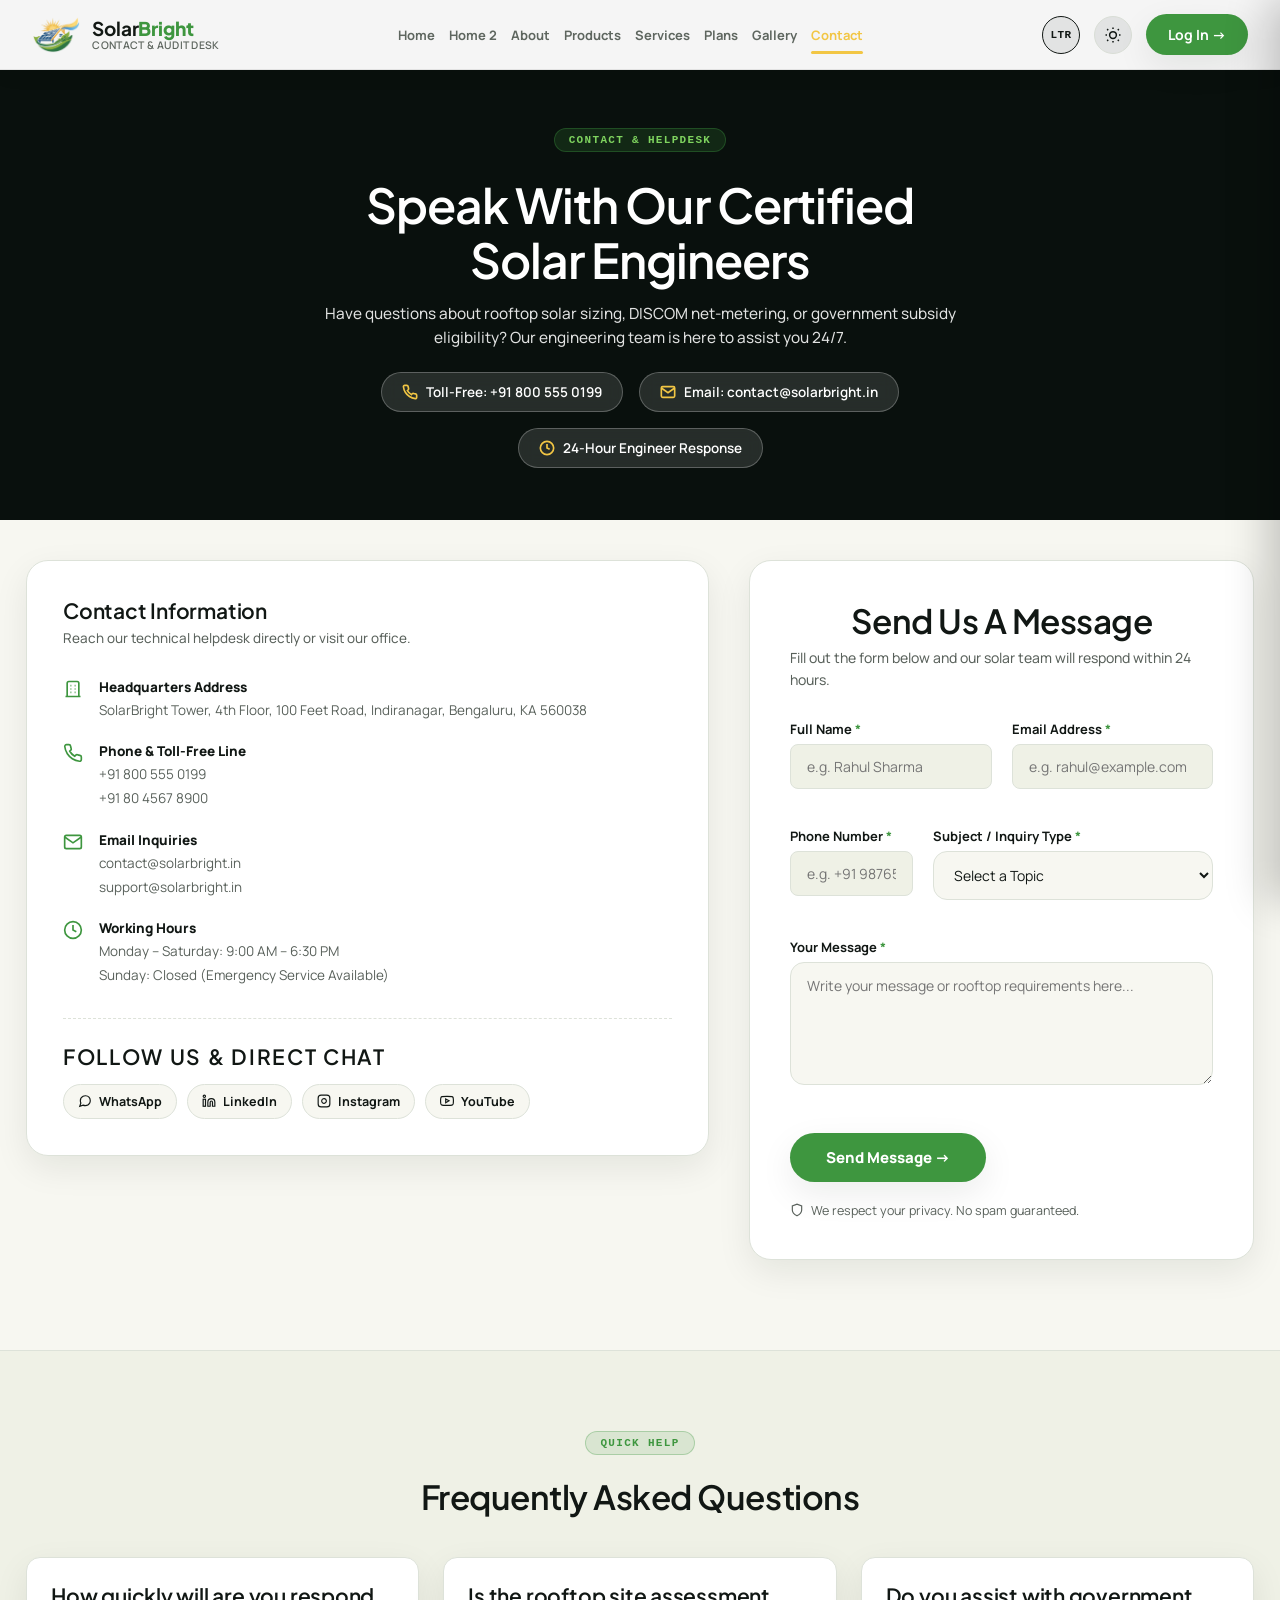
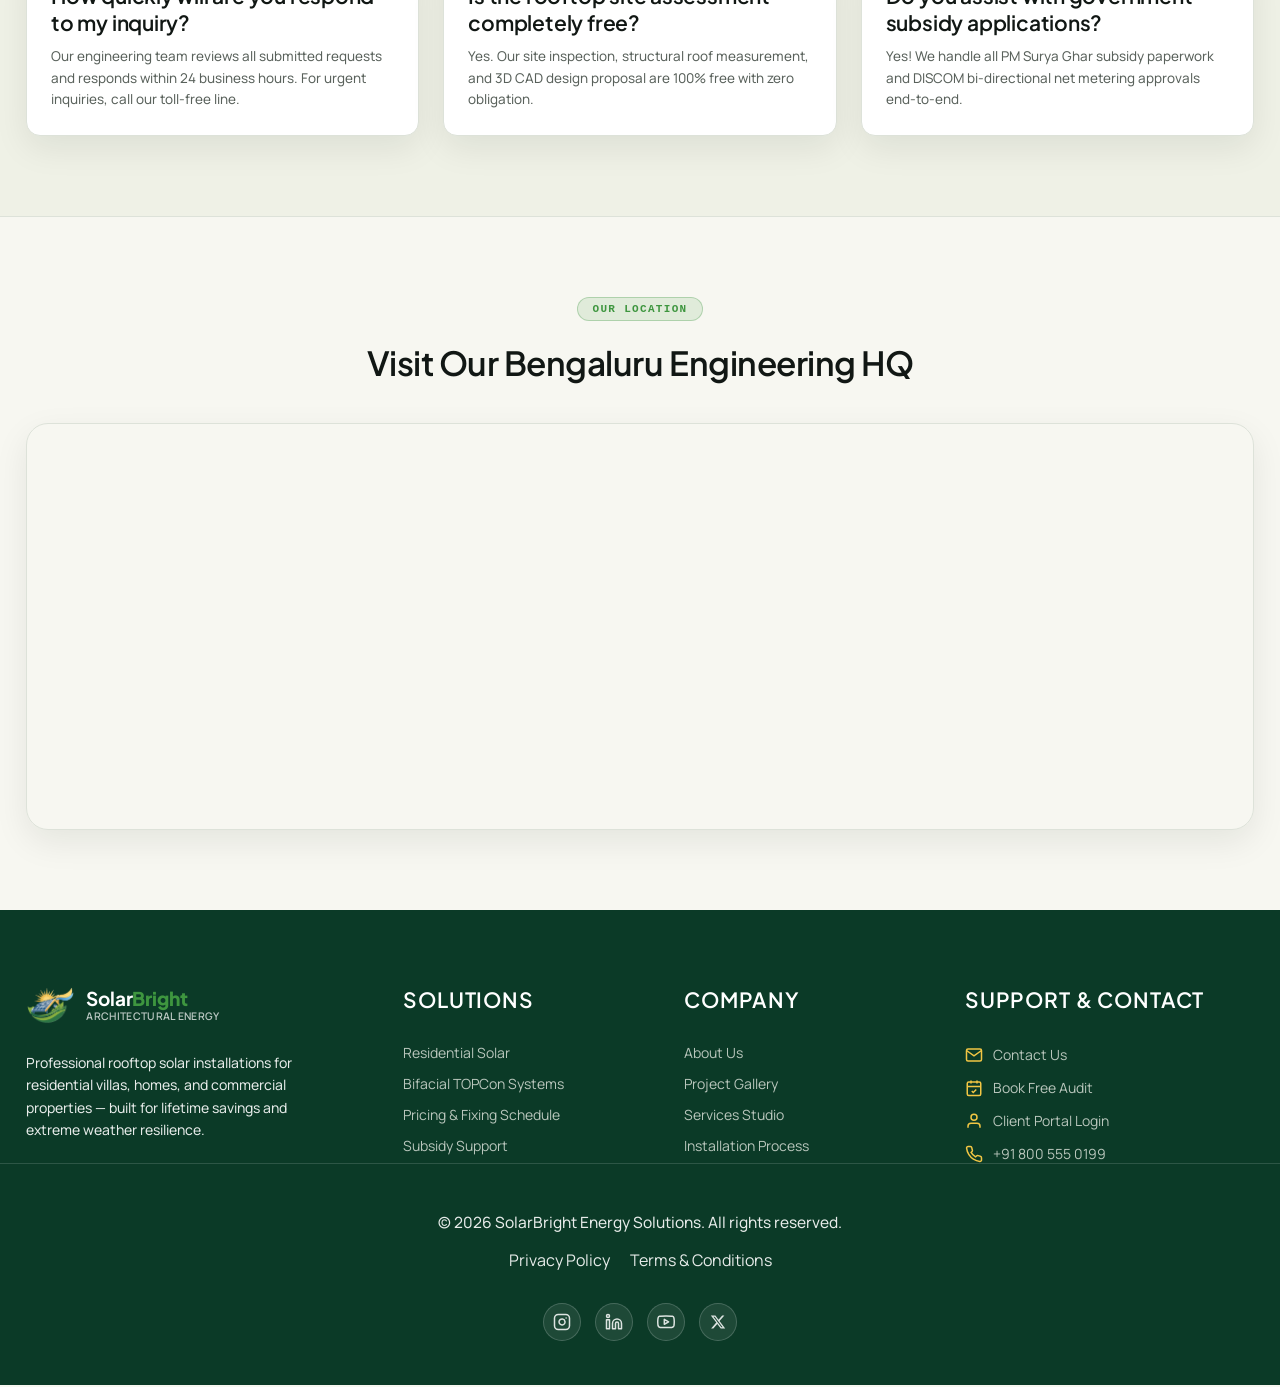
<file: contact.html>
<!DOCTYPE html>
<html lang="en">
<head>
<meta charset="UTF-8">
<meta name="viewport" content="width=device-width, initial-scale=1.0">
<title>SolarBright — Contact Us &amp; Free Solar Audit</title>
<meta name="description" content="Get in touch with SolarBright for residential rooftop solar assessments, custom system pricing, DISCOM net-metering support, and technical inquiries.">
<link rel="icon" type="image/png" href="assets/images/logo.png">
<link rel="preconnect" href="https://fonts.googleapis.com">
<link href="https://fonts.googleapis.com/css2?family=Manrope:wght@400;500;600;700;800&family=Plus+Jakarta+Sans:wght@400;500;600;700;800&display=swap" rel="stylesheet">
<script>
  (function(){
    var t = localStorage.getItem("solarbright-theme") || localStorage.getItem("theme") || "light";
    var d = localStorage.getItem("solarbright-dir") || localStorage.getItem("dir") || "ltr";
    document.documentElement.setAttribute("data-theme", t);
    document.documentElement.setAttribute("dir", d);
  })();
</script>
<link rel="stylesheet" href="css/styles.css">
</head>
<body data-theme="light" class="page-contact">

<!-- ============ HEADER ============ -->
<header class="site-header ct-header" id="siteHeader">
  <div class="header-inner ct-header-inner">
    <a href="index.html" class="brand">
      <img src="assets/images/logo.png" alt="SolarBright Logo" class="brand-logo-img">
      <span class="brand-text">
        <span class="brand-name">Solar<strong>Bright</strong></span>
        <span class="brand-tag">Contact &amp; Audit Desk</span>
      </span>
    </a>

    <nav class="main-nav ct-nav" aria-label="Primary">
      <a href="index.html" class="nav-link">Home</a>
      <a href="home2.html" class="nav-link">Home 2</a>
      <a href="about.html" class="nav-link">About</a>
      <a href="products.html" class="nav-link">Products</a>
      <a href="services.html" class="nav-link">Services</a>
      <a href="plans.html" class="nav-link">Plans</a>
      <a href="gallery.html" class="nav-link">Gallery</a>
      <a href="contact.html" class="nav-link active">Contact</a>
    </nav>

    <div class="header-actions">
      <button class="rtl-toggle" id="rtlToggle" aria-label="Toggle RTL / LTR layout" title="Toggle RTL / LTR layout">
        <span class="rtl-label">LTR</span>
      </button>
      <button class="theme-toggle" id="themeToggle" aria-label="Toggle dark mode" aria-pressed="false">
        <svg class="icon-sun" width="18" height="18" viewBox="0 0 24 24" fill="none" stroke="currentColor" stroke-width="2"><circle cx="12" cy="12" r="4.5"/><path d="M12 2v2M12 20v2M4.2 4.2l1.4 1.4M18.4 18.4l1.4 1.4M2 12h2M20 12h2M4.2 19.8l1.4-1.4M18.4 5.6l1.4-1.4"/></svg>
        <svg class="icon-moon" width="18" height="18" viewBox="0 0 24 24" fill="none" stroke="currentColor" stroke-width="2"><path d="M20 14.5A8.5 8.5 0 1 1 9.5 4a6.5 6.5 0 0 0 10.5 10.5Z"/></svg>
      </button>
      <a href="login.html" class="btn btn-primary btn-header ct-btn-header">Log In →</a>
      <button class="hamburger" id="hamburgerBtn" aria-label="Open menu" aria-expanded="false" aria-controls="mobileMenu">
        <span></span><span></span><span></span>
      </button>
    </div>
  </div>
</header>

<!-- ============ MOBILE MENU ============ -->
<div class="mobile-menu" id="mobileMenu" aria-hidden="true">
  <div class="mobile-menu-header">
    <a href="index.html" class="brand">
      <img src="assets/images/logo.png" alt="SolarBright Logo" class="brand-logo-img">
      <span class="brand-text">
        <span class="brand-name">Solar<strong>Bright</strong></span>
        <span class="brand-tag">Architectural Energy</span>
      </span>
    </a>
    <button class="mobile-menu-close" id="mobileMenuCloseBtn" aria-label="Close menu">&times;</button>
  </div>
  
  <nav aria-label="Mobile Navigation">
    <a href="index.html" class="mobile-link">Home</a>
    <a href="home2.html" class="mobile-link">Home 2</a>
    <a href="about.html" class="mobile-link">About</a>
    <a href="products.html" class="mobile-link">Products</a>
    <a href="services.html" class="mobile-link">Services</a>
    <a href="plans.html" class="mobile-link">Plans</a>
    <a href="gallery.html" class="mobile-link">Gallery</a>
    <a href="contact.html" class="mobile-link active">Contact</a>
  </nav>

  <div class="mobile-menu-footer">
    <div class="mobile-toggles-row">
      <button class="rtl-toggle" id="mobileRtlToggle" aria-label="Toggle RTL / LTR layout" title="Toggle RTL / LTR layout">
        <span class="rtl-label">LTR</span>
      </button>
      <button class="theme-toggle" id="mobileThemeToggle" aria-label="Toggle dark mode" aria-pressed="false">
        <svg class="icon-sun" width="18" height="18" viewBox="0 0 24 24" fill="none" stroke="currentColor" stroke-width="2"><circle cx="12" cy="12" r="4.5"/><path d="M12 2v2M12 20v2M4.2 4.2l1.4 1.4M18.4 18.4l1.4 1.4M2 12h2M20 12h2M4.2 19.8l1.4-1.4M18.4 5.6l1.4-1.4"/></svg>
        <svg class="icon-moon" width="18" height="18" viewBox="0 0 24 24" fill="none" stroke="currentColor" stroke-width="2"><path d="M20 14.5A8.5 8.5 0 1 1 9.5 4a6.5 6.5 0 0 0 10.5 10.5Z"/></svg>
      </button>
    </div>
    <a href="login.html" class="btn btn-primary btn-block">Log In →</a>
  </div>
</div>
<div class="mobile-menu-backdrop" id="mobileMenuBackdrop"></div>

<main id="contact-main">

  <!-- ============ HERO SECTION ============ -->
  <section class="ct-hero-innovative">
    <div class="container text-center" data-reveal>
      <span class="ct-badge-pill">CONTACT &amp; HELPDESK</span>
      <h1 class="ct-page-title">Speak With Our Certified<br>Solar Engineers</h1>
      <p class="ct-page-lead">Have questions about rooftop solar sizing, DISCOM net-metering, or government subsidy eligibility? Our engineering team is here to assist you 24/7.</p>
      <div class="ct-hero-pills">
        <div class="ct-hero-pill">
          <svg width="16" height="16" viewBox="0 0 24 24" fill="none" stroke="var(--yellow)" stroke-width="2.5"><path d="M22 16.92v3a2 2 0 0 1-2.18 2 19.79 19.79 0 0 1-8.63-3.07 19.5 19.5 0 0 1-6-6 19.79 19.79 0 0 1-3.07-8.67A2 2 0 0 1 4.11 2h3a2 2 0 0 1 2 1.72 12.84 12.84 0 0 0 .7 2.81 2 2 0 0 1-.45 2.11L8.09 9.91a16 16 0 0 0 6 6l1.27-1.27a2 2 0 0 1 2.11-.45 12.84 12.84 0 0 0 2.81.7A2 2 0 0 1 22 16.92z"/></svg>
          <span>Toll-Free: +91 800 555 0199</span>
        </div>
        <div class="ct-hero-pill">
          <svg width="16" height="16" viewBox="0 0 24 24" fill="none" stroke="var(--yellow)" stroke-width="2.5"><path d="M4 4h16c1.1 0 2 .9 2 2v12c0 1.1-.9 2-2 2H4c-1.1 0-2-.9-2-2V6c0-1.1.9-2 2-2z"/><polyline points="22,6 12,13 2,6"/></svg>
          <span>Email: contact@solarbright.in</span>
        </div>
        <div class="ct-hero-pill">
          <svg width="16" height="16" viewBox="0 0 24 24" fill="none" stroke="var(--yellow)" stroke-width="2.5"><circle cx="12" cy="12" r="10"/><polyline points="12 6 12 12 16 14"/></svg>
          <span>24-Hour Engineer Response</span>
        </div>
      </div>
    </div>
  </section>

  <!-- ============ MAIN 2-COLUMN CONTACT SECTION ============ -->
  <section class="ct-main-section">
    <div class="container">
      <div class="ct-grid-container">
        
        <!-- LEFT COLUMN: CONTACT INFORMATION CARD -->
        <div class="ct-info-sidebar">
          <div class="ct-info-box">
            <h3>Contact Information</h3>
            <p class="ct-box-sub">Reach our technical helpdesk directly or visit our office.</p>

            <ul class="ct-contact-details">
              <li>
                <div class="detail-icon">
                  <svg width="20" height="20" viewBox="0 0 24 24" fill="none" stroke="var(--green)" stroke-width="2"><path d="M3 21h18M9 8h1M9 12h1M9 16h1M14 8h1M14 12h1M14 16h1M5 21V5a2 2 0 0 1 2-2h10a2 2 0 0 1 2 2v16"/></svg>
                </div>
                <div class="detail-text">
                  <strong>Headquarters Address</strong>
                  <span>SolarBright Tower, 4th Floor, 100 Feet Road, Indiranagar, Bengaluru, KA 560038</span>
                </div>
              </li>

              <li>
                <div class="detail-icon">
                  <svg width="20" height="20" viewBox="0 0 24 24" fill="none" stroke="var(--green)" stroke-width="2"><path d="M22 16.92v3a2 2 0 0 1-2.18 2 19.79 19.79 0 0 1-8.63-3.07 19.5 19.5 0 0 1-6-6 19.79 19.79 0 0 1-3.07-8.67A2 2 0 0 1 4.11 2h3a2 2 0 0 1 2 1.72 12.84 12.84 0 0 0 .7 2.81 2 2 0 0 1-.45 2.11L8.09 9.91a16 16 0 0 0 6 6l1.27-1.27a2 2 0 0 1 2.11-.45 12.84 12.84 0 0 0 2.81.7A2 2 0 0 1 22 16.92z"/></svg>
                </div>
                <div class="detail-text">
                  <strong>Phone &amp; Toll-Free Line</strong>
                  <a href="tel:+918005550199">+91 800 555 0199</a>
                  <a href="tel:+918045678900">+91 80 4567 8900</a>
                </div>
              </li>

              <li>
                <div class="detail-icon">
                  <svg width="20" height="20" viewBox="0 0 24 24" fill="none" stroke="var(--green)" stroke-width="2"><path d="M4 4h16c1.1 0 2 .9 2 2v12c0 1.1-.9 2-2 2H4c-1.1 0-2-.9-2-2V6c0-1.1.9-2 2-2z"/><polyline points="22,6 12,13 2,6"/></svg>
                </div>
                <div class="detail-text">
                  <strong>Email Inquiries</strong>
                  <a href="mailto:contact@solarbright.in">contact@solarbright.in</a>
                  <a href="mailto:support@solarbright.in">support@solarbright.in</a>
                </div>
              </li>

              <li>
                <div class="detail-icon">
                  <svg width="20" height="20" viewBox="0 0 24 24" fill="none" stroke="var(--green)" stroke-width="2"><circle cx="12" cy="12" r="10"/><polyline points="12 6 12 12 16 14"/></svg>
                </div>
                <div class="detail-text">
                  <strong>Working Hours</strong>
                  <span>Monday – Saturday: 9:00 AM – 6:30 PM</span>
                  <span>Sunday: Closed (Emergency Service Available)</span>
                </div>
              </li>
            </ul>

            <!-- SOCIAL MEDIA LINKS -->
            <div class="ct-social-connect">
              <h4>Follow Us &amp; Direct Chat</h4>
              <div class="social-icons-row">
                <a href="#" class="social-icon-btn" aria-label="WhatsApp">
                  <svg width="14" height="14" viewBox="0 0 24 24" fill="none" stroke="currentColor" stroke-width="2" style="vertical-align:-2px; margin-right:4px;"><path d="M21 11.5a8.38 8.38 0 0 1-.9 3.8 8.5 8.5 0 0 1-7.6 4.7 8.38 8.38 0 0 1-3.8-.9L3 21l1.9-5.7a8.38 8.38 0 0 1-.9-3.8 8.5 8.5 0 0 1 4.7-7.6 8.38 8.38 0 0 1 3.8-.9h.5a8.48 8.48 0 0 1 8 8v.5z"/></svg>
                  WhatsApp
                </a>
                <a href="#" class="social-icon-btn" aria-label="LinkedIn">
                  <svg width="14" height="14" viewBox="0 0 24 24" fill="none" stroke="currentColor" stroke-width="2" style="vertical-align:-2px; margin-right:4px;"><path d="M16 8a6 6 0 0 1 6 6v7h-4v-7a2 2 0 0 0-2-2 2 2 0 0 0-2 2v7h-4v-7a6 6 0 0 1 6-6z"/><rect x="2" y="9" width="4" height="12"/><circle cx="4" cy="4" r="2"/></svg>
                  LinkedIn
                </a>
                <a href="#" class="social-icon-btn" aria-label="Instagram">
                  <svg width="14" height="14" viewBox="0 0 24 24" fill="none" stroke="currentColor" stroke-width="2" style="vertical-align:-2px; margin-right:4px;"><rect x="2" y="2" width="20" height="20" rx="5" ry="5"/><path d="M16 11.37A4 4 0 1 1 12.63 8 4 4 0 0 1 16 11.37z"/><line x1="17.5" y1="6.5" x2="17.51" y2="6.5"/></svg>
                  Instagram
                </a>
                <a href="#" class="social-icon-btn" aria-label="YouTube">
                  <svg width="14" height="14" viewBox="0 0 24 24" fill="none" stroke="currentColor" stroke-width="2" style="vertical-align:-2px; margin-right:4px;"><path d="M22.54 6.42a2.78 2.78 0 0 0-1.94-2C18.88 4 12 4 12 4s-6.88 0-8.6.46a2.78 2.78 0 0 0-1.94 2A29 29 0 0 0 1 11.75a29 29 0 0 0 .46 5.33A2.78 2.78 0 0 0 3.4 19c1.72.46 8.6.46 8.6.46s6.88 0 8.6-.46a2.78 2.78 0 0 0 1.94-2 29 29 0 0 0 .46-5.25 29 29 0 0 0-.46-5.33z"/><polygon points="9.75 15.02 15.5 11.75 9.75 8.48 9.75 15.02"/></svg>
                  YouTube
                </a>
              </div>
            </div>

          </div>
        </div>

        <!-- RIGHT COLUMN: PROFESSIONAL CONTACT FORM -->
        <div class="ct-form-wrapper" id="contact-form">
          <div class="ct-card-header">
            <h2>Send Us A Message</h2>
            <p>Fill out the form below and our solar team will respond within 24 hours.</p>
          </div>

          <form id="solarContactForm" class="ct-clean-form" onsubmit="event.preventDefault();">
            <div class="form-row">
              <div class="form-field">
                <label for="fullName">Full Name <span>*</span></label>
                <input type="text" id="fullName" placeholder="e.g. Rahul Sharma" required>
              </div>

              <div class="form-field">
                <label for="emailAddress">Email Address <span>*</span></label>
                <input type="email" id="emailAddress" placeholder="e.g. rahul@example.com" required>
              </div>
            </div>

            <div class="form-row">
              <div class="form-field">
                <label for="phoneNumber">Phone Number <span>*</span></label>
                <input type="tel" id="phoneNumber" placeholder="e.g. +91 98765 43210" required>
              </div>

              <div class="form-field">
                <label for="subjectSelect">Subject / Inquiry Type <span>*</span></label>
                <select id="subjectSelect" required>
                  <option value="">Select a Topic</option>
                  <option value="audit">Solar Audit Request</option>
                  <option value="pricing">Pricing &amp; Quotation Request</option>
                  <option value="subsidy">Government Subsidy Consultation</option>
                  <option value="service">Existing Solar Maintenance / Repair</option>
                  <option value="other">General Question</option>
                </select>
              </div>
            </div>

            <div class="form-field full-width">
              <label for="messageText">Your Message <span>*</span></label>
              <textarea id="messageText" rows="5" placeholder="Write your message or rooftop requirements here..." required></textarea>
            </div>

            <div class="form-actions">
              <button type="submit" class="btn btn-primary ct-btn-send" id="submitFormBtn">
                Send Message →
              </button>
              <span class="privacy-note">
                <svg width="14" height="14" viewBox="0 0 24 24" fill="none" stroke="currentColor" stroke-width="2" style="vertical-align:-2px; margin-right:4px;"><path d="M12 22s8-4 8-10V5l-8-3-8 3v7c0 6 8 10 8 10z"/></svg>
                We respect your privacy. No spam guaranteed.
              </span>
            </div>

            <div class="form-success-alert" id="formSuccessMessage" style="display:none;">
              <svg width="16" height="16" viewBox="0 0 24 24" fill="none" stroke="currentColor" stroke-width="2.5" style="vertical-align:-2px; margin-right:6px;"><polyline points="20 6 9 17 4 12"/></svg>
              Thank you! Your message has been sent successfully. An engineer will contact you shortly.
            </div>
          </form>
        </div>

      </div>
    </div>
  </section>

  <!-- ============ FAQ QUICK SECTION ============ -->
  <section class="ct-faq-section">
    <div class="container">
      <div class="section-title-wrapper text-center">
        <span class="ct-badge-pill">QUICK HELP</span>
        <h2>Frequently Asked Questions</h2>
      </div>

      <div class="ct-faq-grid">
        <div class="ct-faq-card">
          <h4>How quickly will are you respond to my inquiry?</h4>
          <p>Our engineering team reviews all submitted requests and responds within 24 business hours. For urgent inquiries, call our toll-free line.</p>
        </div>

        <div class="ct-faq-card">
          <h4>Is the rooftop site assessment completely free?</h4>
          <p>Yes. Our site inspection, structural roof measurement, and 3D CAD design proposal are 100% free with zero obligation.</p>
        </div>

        <div class="ct-faq-card">
          <h4>Do you assist with government subsidy applications?</h4>
          <p>Yes! We handle all PM Surya Ghar subsidy paperwork and DISCOM bi-directional net metering approvals end-to-end.</p>
        </div>
      </div>
    </div>
  </section>

  <!-- ============ GOOGLE MAP LOCATION ============ -->
  <section class="ct-map-full-section">
    <div class="container">
      <div class="section-title-wrapper text-center">
        <span class="ct-badge-pill">OUR LOCATION</span>
        <h2>Visit Our Bengaluru Engineering HQ</h2>
      </div>

      <div class="ct-map-frame">
        <iframe 
          src="https://www.google.com/maps/embed?pb=!1m18!1m12!1m3!1d3887.9868731388657!2d77.6366034757271!3d12.972688814856402!2m3!1f0!2f0!3f0!3m2!1i1024!2i768!4f13.1!3m3!1m2!1s0x3bae16a75f850787%3A0x673995f577cf1612!2s100%20Feet%20Rd%2C%20Indiranagar%2C%20Bengaluru%2C%20Karnataka!5e0!3m2!1sen!2sin!4v1710000000000!5m2!1sen!2sin" 
          width="100%" 
          height="400" 
          style="border:0;" 
          allowfullscreen="" 
          loading="lazy" 
          referrerpolicy="no-referrer-when-downgrade"
          title="SolarBright Office Map">
        </iframe>
      </div>
    </div>
  </section>

</main>

<!-- ============ FOOTER ============ -->
<footer class="site-footer" id="about">
  <div class="container footer-grid">
    <div class="footer-col footer-brand">
      <a href="index.html" class="brand">
        <img src="assets/images/logo.png" alt="SolarBright Logo" class="brand-logo-img">
        <span class="brand-text">
          <span class="brand-name">Solar<strong>Bright</strong></span>
          <span class="brand-tag">Architectural Energy</span>
        </span>
      </a>
      <p class="footer-desc">Professional rooftop solar installations for residential villas, homes, and commercial properties — built for lifetime savings and extreme weather resilience.</p>
    </div>

    <div class="footer-col">
      <h4>Solutions</h4>
      <a href="products.html">Residential Solar</a>
      <a href="products.html">Bifacial TOPCon Systems</a>
      <a href="plans.html">Pricing &amp; Fixing Schedule</a>
      <a href="plans.html">Subsidy Support</a>
    </div>

    <div class="footer-col">
      <h4>Company</h4>
      <a href="about.html">About Us</a>
      <a href="gallery.html">Project Gallery</a>
      <a href="services.html">Services Studio</a>
      <a href="index.html#process">Installation Process</a>
    </div>

    <div class="footer-col footer-contact-col">
      <h4>Support &amp; Contact</h4>
      <a href="contact.html" class="footer-contact-link">
        <svg class="footer-contact-icon" width="18" height="18" viewBox="0 0 24 24" fill="none" stroke="currentColor" stroke-width="2"><path d="M4 4h16c1.1 0 2 .9 2 2v12c0 1.1-.9 2-2 2H4c-1.1 0-2-.9-2-2V6c0-1.1.9-2 2-2z"/><polyline points="22,6 12,13 2,6"/></svg>
        <span>Contact Us</span>
      </a>
      <a href="contact.html" class="footer-contact-link">
        <svg class="footer-contact-icon" width="18" height="18" viewBox="0 0 24 24" fill="none" stroke="currentColor" stroke-width="2"><rect x="3" y="4" width="18" height="18" rx="2" ry="2"/><line x1="16" y1="2" x2="16" y2="6"/><line x1="8" y1="2" x2="8" y2="6"/><line x1="3" y1="10" x2="21" y2="10"/><polyline points="9 16 11 18 15 14"/></svg>
        <span>Book Free Audit</span>
      </a>
      <a href="login.html" class="footer-contact-link">
        <svg class="footer-contact-icon" width="18" height="18" viewBox="0 0 24 24" fill="none" stroke="currentColor" stroke-width="2"><path d="M20 21v-2a4 4 0 0 0-4-4H8a4 4 0 0 0-4 4v2"/><circle cx="12" cy="7" r="4"/></svg>
        <span>Client Portal Login</span>
      </a>
      <a href="tel:+918005550199" class="footer-contact-link">
        <svg class="footer-contact-icon" width="18" height="18" viewBox="0 0 24 24" fill="none" stroke="currentColor" stroke-width="2"><path d="M22 16.92v3a2 2 0 0 1-2.18 2 19.79 19.79 0 0 1-8.63-3.07 19.5 19.5 0 0 1-6-6 19.79 19.79 0 0 1-3.07-8.67A2 2 0 0 1 4.11 2h3a2 2 0 0 1 2 1.72 12.84 12.84 0 0 0 .7 2.81 2 2 0 0 1-.45 2.11L8.09 9.91a16 16 0 0 0 6 6l1.27-1.27a2 2 0 0 1 2.11-.45 12.84 12.84 0 0 0 2.81.7A2 2 0 0 1 22 16.92z"/></svg>
        <span>+91 800 555 0199</span>
      </a>
    </div>
  </div>

  <div class="container footer-bottom">
    <p>© <span id="year"></span> SolarBright Energy Solutions. All rights reserved.</p>
    <div class="footer-legal">
      <a href="#">Privacy Policy</a>
      <a href="#">Terms &amp; Conditions</a>
    </div>
    <div class="footer-social" aria-label="Social links">
      <a href="#" aria-label="Instagram" class="footer-social-icon" title="Instagram">
        <svg width="18" height="18" viewBox="0 0 24 24" fill="none" stroke="currentColor" stroke-width="2" stroke-linecap="round" stroke-linejoin="round"><rect x="2" y="2" width="20" height="20" rx="5" ry="5"/><path d="M16 11.37A4 4 0 1 1 12.63 8 4 4 0 0 1 16 11.37z"/><line x1="17.5" y1="6.5" x2="17.51" y2="6.5"/></svg>
      </a>
      <a href="#" aria-label="LinkedIn" class="footer-social-icon" title="LinkedIn">
        <svg width="18" height="18" viewBox="0 0 24 24" fill="none" stroke="currentColor" stroke-width="2" stroke-linecap="round" stroke-linejoin="round"><path d="M16 8a6 6 0 0 1 6 6v7h-4v-7a2 2 0 0 0-2-2 2 2 0 0 0-2 2v7h-4v-7a6 6 0 0 1 6-6z"/><rect x="2" y="9" width="4" height="12"/><circle cx="4" cy="4" r="2"/></svg>
      </a>
      <a href="#" aria-label="YouTube" class="footer-social-icon" title="YouTube">
        <svg width="18" height="18" viewBox="0 0 24 24" fill="none" stroke="currentColor" stroke-width="2" stroke-linecap="round" stroke-linejoin="round"><path d="M22.54 6.42a2.78 2.78 0 0 0-1.94-2C18.88 4 12 4 12 4s-6.88 0-8.6.46a2.78 2.78 0 0 0-1.94 2A29 29 0 0 0 1 11.75a29 29 0 0 0 .46 5.33A2.78 2.78 0 0 0 3.4 19c1.72.46 8.6.46 8.6.46s6.88 0 8.6-.46a2.78 2.78 0 0 0 1.94-2 29 29 0 0 0 .46-5.25 29 29 0 0 0-.46-5.33z"/><polygon points="9.75 15.02 15.5 11.75 9.75 8.48 9.75 15.02"/></svg>
      </a>
      <a href="#" aria-label="X (Twitter)" class="footer-social-icon" title="X (Twitter)">
        <svg width="16" height="16" viewBox="0 0 24 24" fill="currentColor"><path d="M18.244 2.25h3.308l-7.227 8.26 8.502 11.24H16.17l-5.214-6.817L4.99 21.75H1.68l7.73-8.835L1.254 2.25H8.08l4.713 6.231zm-1.161 17.52h1.833L7.084 4.126H5.117z"/></svg>
      </a>
    </div>
  </div>
</footer>

<script src="js/main.js"></script>
</body>
</html>
</file>
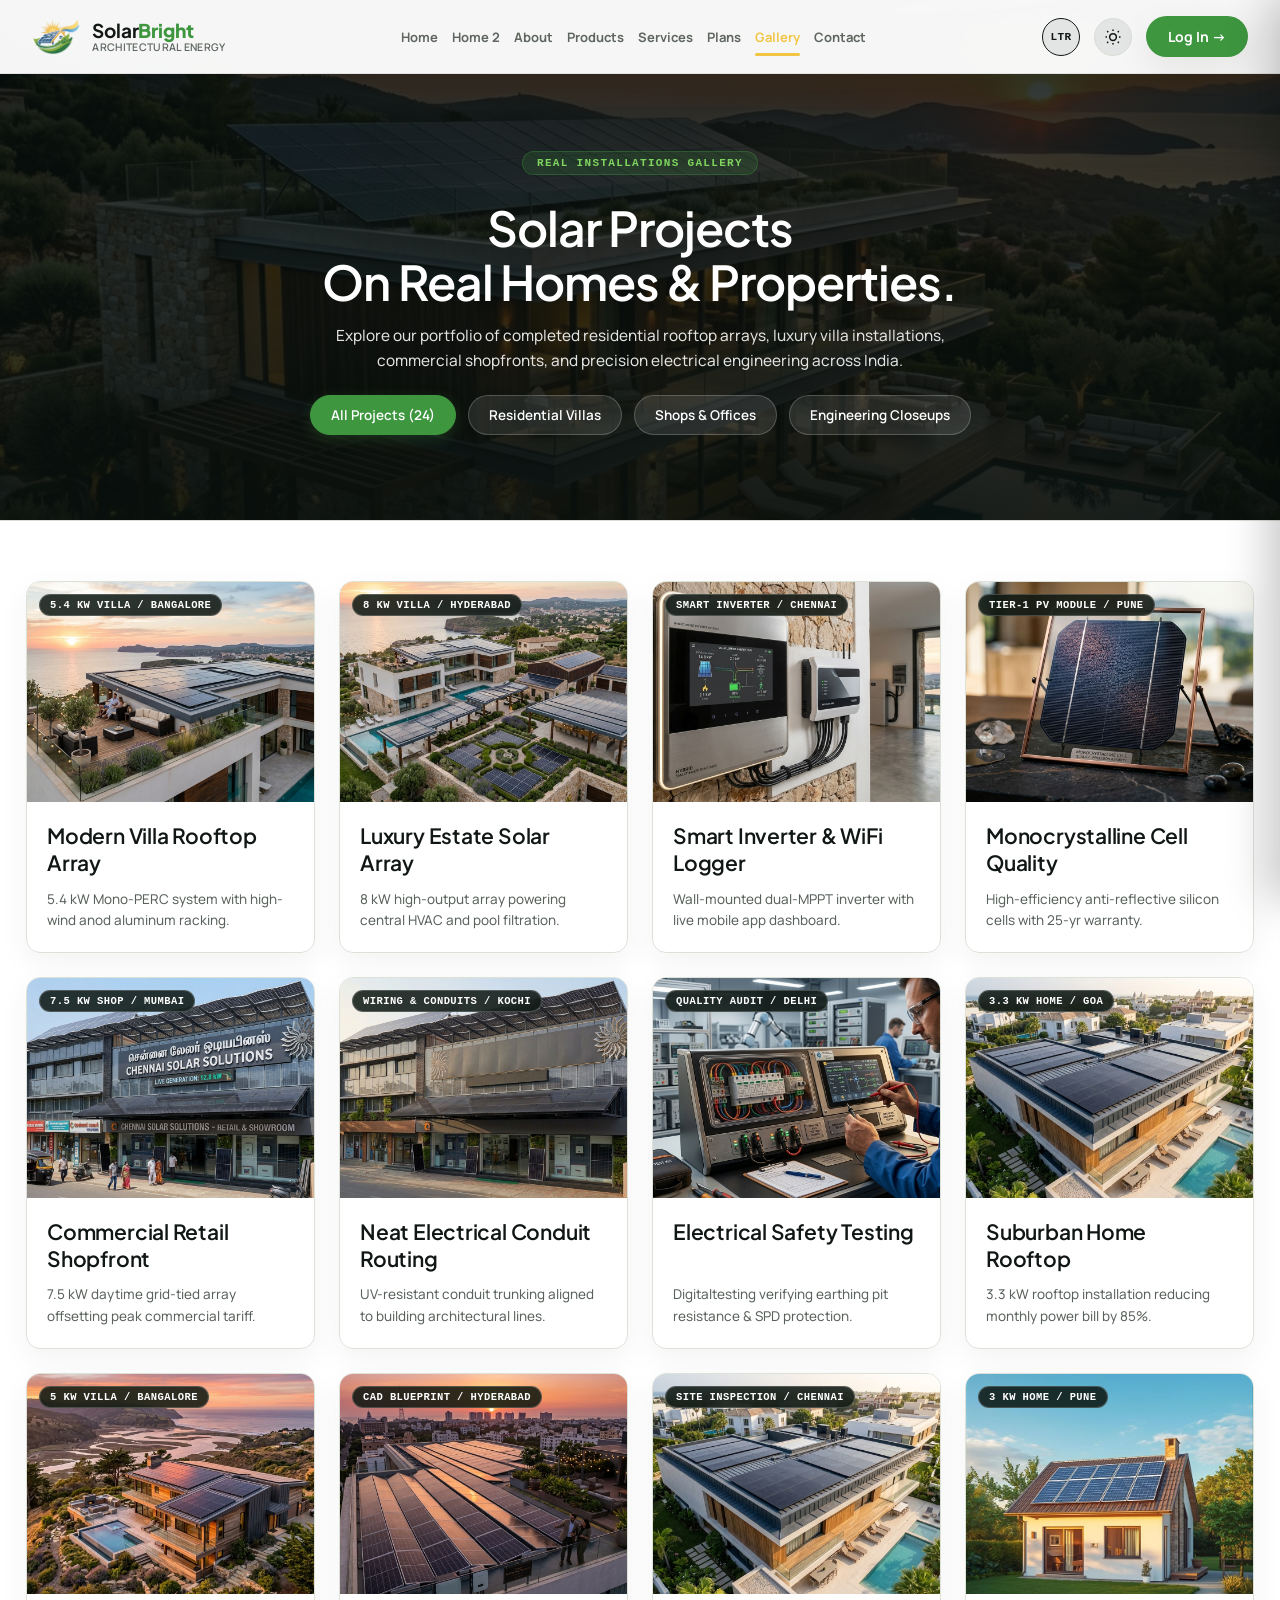
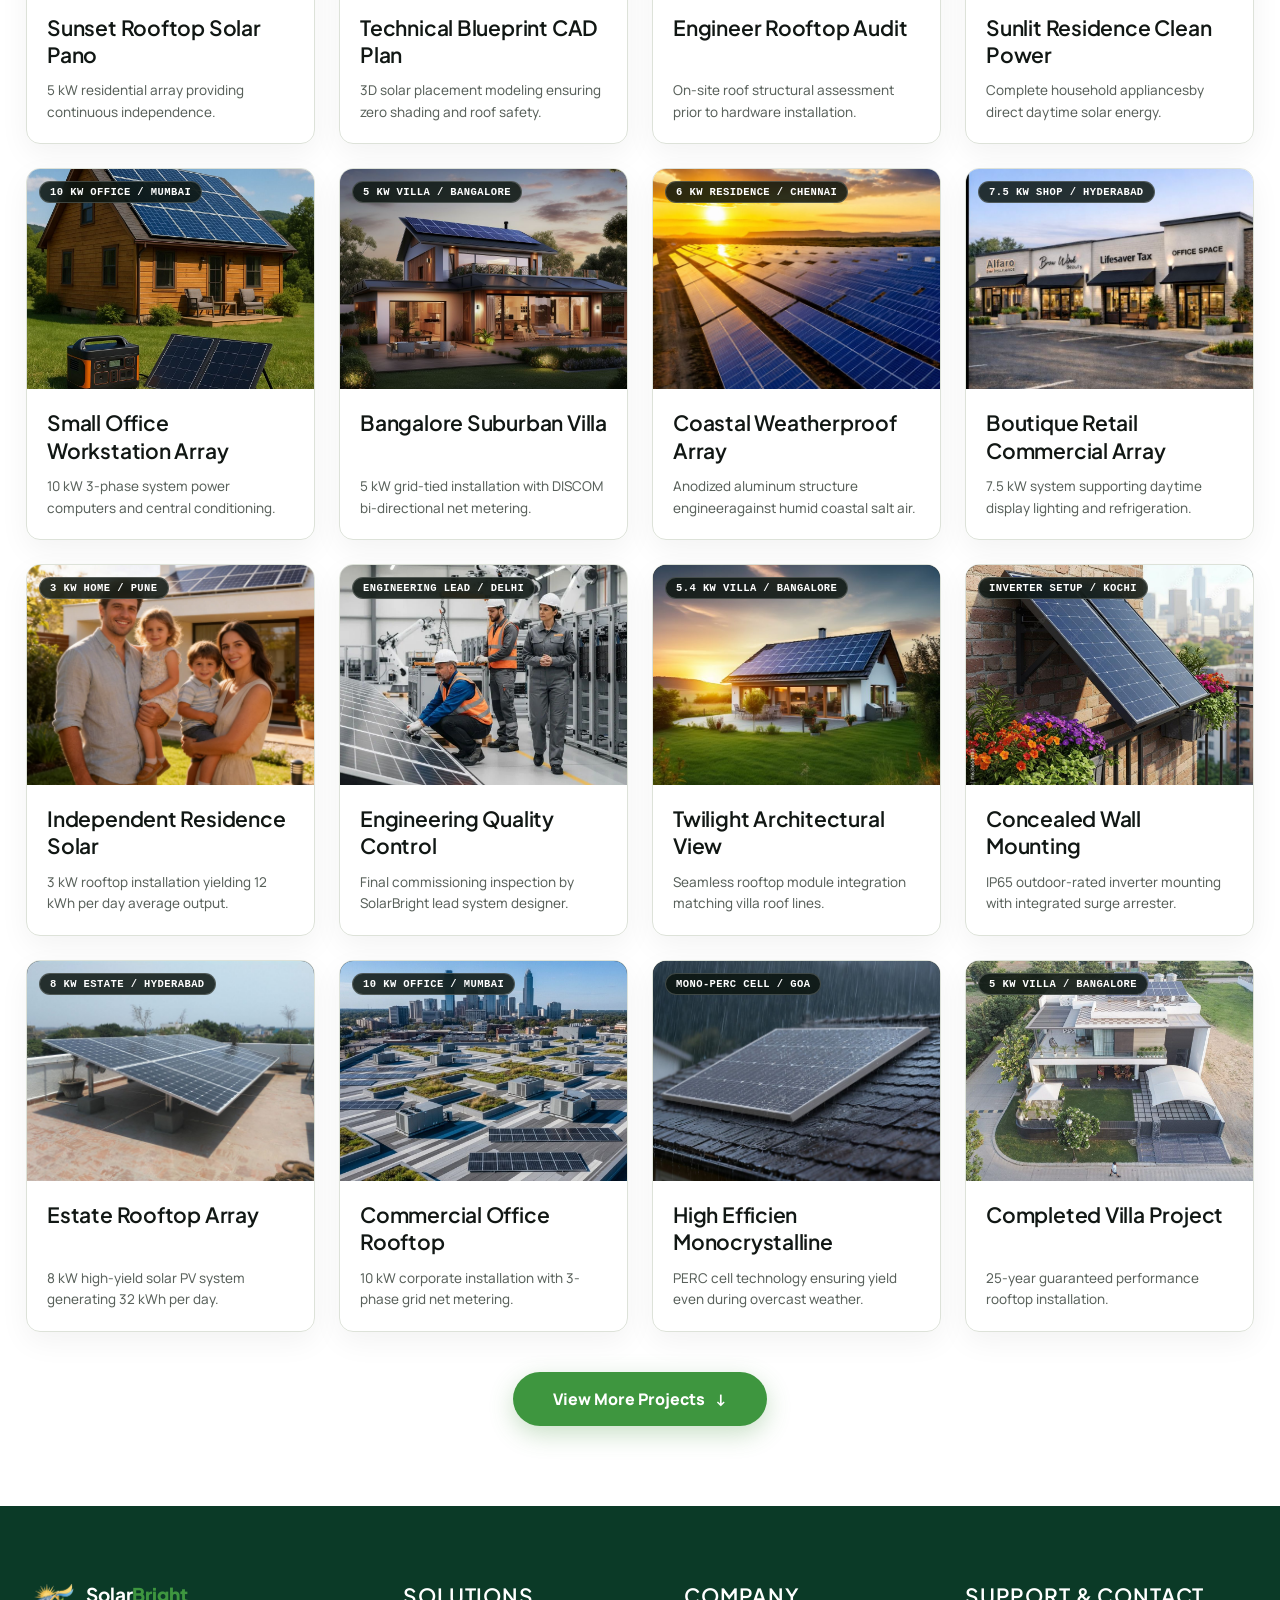
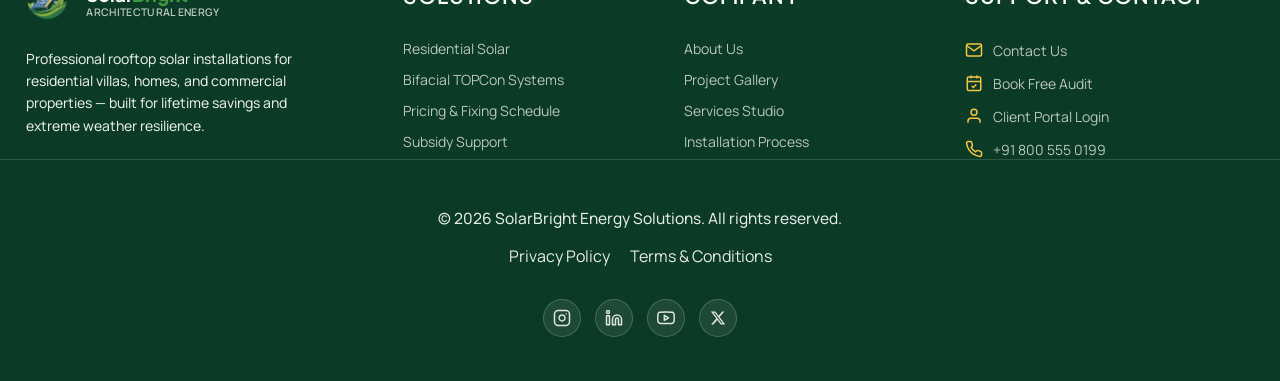
<file: gallery.html>
<!DOCTYPE html>
<html lang="en">
<head>
<meta charset="UTF-8">
<meta name="viewport" content="width=device-width, initial-scale=1.0">
<title>SolarBright — Featured Rooftop Solar Project Gallery</title>
<meta name="description" content="Browse real rooftop solar panel installation photos, villa projects, commercial installations, and customer case studies by SolarBright.">
<link rel="icon" type="image/png" href="assets/images/logo.png">
<link rel="preconnect" href="https://fonts.googleapis.com">
<link href="https://fonts.googleapis.com/css2?family=Manrope:wght@400;500;600;700;800&family=Plus+Jakarta+Sans:wght@400;500;600;700;800&display=swap" rel="stylesheet">
<script>
  (function(){
    var t = localStorage.getItem("solarbright-theme") || localStorage.getItem("theme") || "light";
    var d = localStorage.getItem("solarbright-dir") || localStorage.getItem("dir") || "ltr";
    document.documentElement.setAttribute("data-theme", t);
    document.documentElement.setAttribute("dir", d);
  })();
</script>
<link rel="stylesheet" href="css/styles.css">
</head>
<body data-theme="light" class="page-gallery">

<!-- ============ HEADER ============ -->
<header class="site-header gl-header" id="siteHeader">
  <div class="header-inner gl-header-inner">
    <a href="index.html" class="brand">
      <img src="assets/images/logo.png" alt="SolarBright Logo" class="brand-logo-img">
      <span class="brand-text">
        <span class="brand-name">Solar<strong>Bright</strong></span>
        <span class="brand-tag">Architectural Energy</span>
      </span>
    </a>

    <nav class="main-nav gl-nav" aria-label="Primary">
      <a href="index.html" class="nav-link">Home</a>
      <a href="home2.html" class="nav-link">Home 2</a>
      <a href="about.html" class="nav-link">About</a>
      <a href="products.html" class="nav-link">Products</a>
      <a href="services.html" class="nav-link">Services</a>
      <a href="plans.html" class="nav-link">Plans</a>
      <a href="gallery.html" class="nav-link active">Gallery</a>
      <a href="contact.html" class="nav-link">Contact</a>
    </nav>

    <div class="header-actions">
      <button class="rtl-toggle" id="rtlToggle" aria-label="Toggle RTL / LTR layout" title="Toggle RTL / LTR layout">
        <span class="rtl-label">LTR</span>
      </button>
      <button class="theme-toggle" id="themeToggle" aria-label="Toggle dark mode" aria-pressed="false">
        <svg class="icon-sun" width="18" height="18" viewBox="0 0 24 24" fill="none" stroke="currentColor" stroke-width="2"><circle cx="12" cy="12" r="4.5"/><path d="M12 2v2M12 20v2M4.2 4.2l1.4 1.4M18.4 18.4l1.4 1.4M2 12h2M20 12h2M4.2 19.8l1.4-1.4M18.4 5.6l1.4-1.4"/></svg>
        <svg class="icon-moon" width="18" height="18" viewBox="0 0 24 24" fill="none" stroke="currentColor" stroke-width="2"><path d="M20 14.5A8.5 8.5 0 1 1 9.5 4a6.5 6.5 0 0 0 10.5 10.5Z"/></svg>
      </button>
      <a href="login.html" class="btn btn-primary btn-header gl-btn-header">Log In →</a>
      <button class="hamburger" id="hamburgerBtn" aria-label="Open menu" aria-expanded="false" aria-controls="mobileMenu">
        <span></span><span></span><span></span>
      </button>
    </div>
  </div>
</header>

<!-- ============ MOBILE MENU ============ -->
<div class="mobile-menu" id="mobileMenu" aria-hidden="true">
  <div class="mobile-menu-header">
    <a href="index.html" class="brand">
      <img src="assets/images/logo.png" alt="SolarBright Logo" class="brand-logo-img">
      <span class="brand-text">
        <span class="brand-name">Solar<strong>Bright</strong></span>
        <span class="brand-tag">Architectural Energy</span>
      </span>
    </a>
    <button class="mobile-menu-close" id="mobileMenuCloseBtn" aria-label="Close menu">&times;</button>
  </div>
  
  <nav aria-label="Mobile Navigation">
    <a href="index.html" class="mobile-link">Home</a>
    <a href="home2.html" class="mobile-link">Home 2</a>
    <a href="about.html" class="mobile-link">About</a>
    <a href="products.html" class="mobile-link">Products</a>
    <a href="services.html" class="mobile-link">Services</a>
    <a href="plans.html" class="mobile-link">Plans</a>
    <a href="gallery.html" class="mobile-link active">Gallery</a>
    <a href="contact.html" class="mobile-link">Contact</a>
  </nav>

  <div class="mobile-menu-footer">
    <div class="mobile-toggles-row">
      <button class="rtl-toggle" id="mobileRtlToggle" aria-label="Toggle RTL / LTR layout" title="Toggle RTL / LTR layout">
        <span class="rtl-label">LTR</span>
      </button>
      <button class="theme-toggle" id="mobileThemeToggle" aria-label="Toggle dark mode" aria-pressed="false">
        <svg class="icon-sun" width="18" height="18" viewBox="0 0 24 24" fill="none" stroke="currentColor" stroke-width="2"><circle cx="12" cy="12" r="4.5"/><path d="M12 2v2M12 20v2M4.2 4.2l1.4 1.4M18.4 18.4l1.4 1.4M2 12h2M20 12h2M4.2 19.8l1.4-1.4M18.4 5.6l1.4-1.4"/></svg>
        <svg class="icon-moon" width="18" height="18" viewBox="0 0 24 24" fill="none" stroke="currentColor" stroke-width="2"><path d="M20 14.5A8.5 8.5 0 1 1 9.5 4a6.5 6.5 0 0 0 10.5 10.5Z"/></svg>
      </button>
    </div>
    <a href="login.html" class="btn btn-primary btn-block">Log In →</a>
  </div>
</div>
<div class="mobile-menu-backdrop" id="mobileMenuBackdrop"></div>

<main id="gallery-main">

  <!-- ============ HERO SECTION ============ -->
  <section class="gl-hero">
    <div class="gl-hero-media">
      <img src="assets/images/day-sunset.jpg" alt="Rooftop solar installation project gallery banner" loading="eager">
      <div class="gl-hero-scrim"></div>
    </div>
    <div class="container gl-hero-container text-center">
      <span class="gl-tech-label">REAL INSTALLATIONS GALLERY</span>
      <h1 class="gl-hero-heading">
        Solar Projects<br>
        On Real Homes &amp; Properties.
      </h1>
      <p class="gl-hero-sub">Explore our portfolio of completed residential rooftop arrays, luxury villa installations, commercial shopfronts, and precision electrical engineering across India.</p>

      <!-- Category Filter Pills -->
      <div class="gl-filter-bar">
        <button class="gl-filter-btn active" data-filter="all">All Projects (24)</button>
        <button class="gl-filter-btn" data-filter="residential">Residential Villas</button>
        <button class="gl-filter-btn" data-filter="commercial">Shops &amp; Offices</button>
        <button class="gl-filter-btn" data-filter="engineering">Engineering Closeups</button>
      </div>
    </div>
  </section>

  <!-- ============ GALLERY GRID (4 COLUMNS × 6 ROWS = 24 IMAGES) ============ -->
  <section class="gl-section gl-grid-section">
    <div class="container">
      <div class="gl-gallery-grid" id="galleryGrid">
        
        <!-- Row 1 (Item 01 - 04) -->
        <div class="gl-card" data-category="residential">
          <div class="gl-card-media">
            <img src="assets/gallery/1.png" alt="5.4 kW Rooftop Villa Solar System in Bangalore" loading="lazy">
            <span class="gl-badge">5.4 KW VILLA / BANGALORE</span>
          </div>
          <div class="gl-card-info">
            <h3>Modern Villa Rooftop Array</h3>
            <p>5.4 kW Mono-PERC system with high-wind anod aluminum racking.</p>
          </div>
        </div>

        <div class="gl-card" data-category="residential">
          <div class="gl-card-media">
            <img src="assets/gallery/2.png" alt="8 kW Luxury Villa Rooftop Installation" loading="lazy">
            <span class="gl-badge">8 KW VILLA / HYDERABAD</span>
          </div>
          <div class="gl-card-info">
            <h3>Luxury Estate Solar Array</h3>
            <p>8 kW high-output array powering central HVAC and pool filtration.</p>
          </div>
        </div>

        <div class="gl-card" data-category="engineering">
          <div class="gl-card-media">
            <img src="assets/gallery/3.png" alt="Smart Inverter Wall Installation" loading="lazy">
            <span class="gl-badge">SMART INVERTER / CHENNAI</span>
          </div>
          <div class="gl-card-info">
            <h3>Smart Inverter &amp; WiFi Logger</h3>
            <p>Wall-mounted dual-MPPT inverter with live mobile app dashboard.</p>
          </div>
        </div>

        <div class="gl-card" data-category="engineering">
          <div class="gl-card-media">
            <img src="assets/gallery/4.png" alt="Monocrystalline PV Cell Macro Texture" loading="lazy">
            <span class="gl-badge">TIER-1 PV MODULE / PUNE</span>
          </div>
          <div class="gl-card-info">
            <h3>Monocrystalline Cell Quality</h3>
            <p>High-efficiency anti-reflective silicon cells with 25-yr warranty.</p>
          </div>
        </div>

        <!-- Row 2 (Item 05 - 08) -->
        <div class="gl-card" data-category="commercial">
          <div class="gl-card-media">
            <img src="assets/gallery/5.png" alt="7.5 kW Commercial Shop Solar Installation" loading="lazy">
            <span class="gl-badge">7.5 KW SHOP / MUMBAI</span>
          </div>
          <div class="gl-card-info">
            <h3>Commercial Retail Shopfront</h3>
            <p>7.5 kW daytime grid-tied array offsetting peak commercial tariff.</p>
          </div>
        </div>

        <div class="gl-card" data-category="engineering">
          <div class="gl-card-media">
            <img src="assets/gallery/6.png" alt="Conduit Routing & Protection Box" loading="lazy">
            <span class="gl-badge">WIRING &amp; CONDUITS / KOCHI</span>
          </div>
          <div class="gl-card-info">
            <h3>Neat Electrical Conduit Routing</h3>
            <p>UV-resistant conduit trunking aligned to building architectural lines.</p>
          </div>
        </div>

        <div class="gl-card" data-category="engineering">
          <div class="gl-card-media">
            <img src="assets/gallery/7.png" alt="Technician Multimeter Testing Audit" loading="lazy">
            <span class="gl-badge">QUALITY AUDIT / DELHI</span>
          </div>
          <div class="gl-card-info">
            <h3>Electrical Safety Testing</h3>
            <p>Digitaltesting verifying earthing pit resistance &amp; SPD protection.</p>
          </div>
        </div>

        <div class="gl-card" data-category="residential">
          <div class="gl-card-media">
            <img src="assets/gallery/8.png" alt="3.3 kW Independent Home Installation" loading="lazy">
            <span class="gl-badge">3.3 KW HOME / GOA</span>
          </div>
          <div class="gl-card-info">
            <h3>Suburban Home Rooftop</h3>
            <p>3.3 kW rooftop installation reducing monthly power bill by 85%.</p>
          </div>
        </div>

        <!-- Row 3 (Item 09 - 12) -->
        <div class="gl-card" data-category="residential">
          <div class="gl-card-media">
            <img src="assets/gallery/9.png" alt="Sunset Panoramic Solar Rooftop View" loading="lazy">
            <span class="gl-badge">5 KW VILLA / BANGALORE</span>
          </div>
          <div class="gl-card-info">
            <h3>Sunset Rooftop Solar Pano</h3>
            <p>5 kW residential array providing continuous independence.</p>
          </div>
        </div>

        <div class="gl-card" data-category="engineering">
          <div class="gl-card-media">
            <img src="assets/gallery/10.png" alt="Architectural CAD Roof Blueprint" loading="lazy">
            <span class="gl-badge">CAD BLUEPRINT / HYDERABAD</span>
          </div>
          <div class="gl-card-info">
            <h3>Technical Blueprint CAD Plan</h3>
            <p>3D solar placement modeling ensuring zero shading and roof safety.</p>
          </div>
        </div>

        <div class="gl-card" data-category="engineering">
          <div class="gl-card-media">
            <img src="assets/gallery/11.png" alt="Solar Engineer Technical Audit" loading="lazy">
            <span class="gl-badge">SITE INSPECTION / CHENNAI</span>
          </div>
          <div class="gl-card-info">
            <h3>Engineer Rooftop Audit</h3>
            <p>On-site roof structural assessment prior to hardware installation.</p>
          </div>
        </div>

        <div class="gl-card" data-category="residential">
          <div class="gl-card-media">
            <img src="assets/gallery/12.jpg" alt="Residential Interior Power Usage" loading="lazy">
            <span class="gl-badge">3 KW HOME / PUNE</span>
          </div>
          <div class="gl-card-info">
            <h3>Sunlit Residence Clean Power</h3>
            <p>Complete household appliancesby direct daytime solar energy.</p>
          </div>
        </div>

        <!-- Row 4 (Item 13 - 16) -->
        <div class="gl-card" data-category="commercial">
          <div class="gl-card-media">
            <img src="assets/gallery/13.jpg" alt="10 kW Office Workstation Array" loading="lazy">
            <span class="gl-badge">10 KW OFFICE / MUMBAI</span>
          </div>
          <div class="gl-card-info">
            <h3>Small Office Workstation Array</h3>
            <p>10 kW 3-phase system power computers and central conditioning.</p>
          </div>
        </div>

        <div class="gl-card" data-category="residential">
          <div class="gl-card-media">
            <img src="assets/gallery/14.jpg" alt="Bangalore Villa Rooftop System" loading="lazy">
            <span class="gl-badge">5 KW VILLA / BANGALORE</span>
          </div>
          <div class="gl-card-info">
            <h3>Bangalore Suburban Villa</h3>
            <p>5 kW grid-tied installation with DISCOM bi-directional net metering.</p>
          </div>
        </div>

        <div class="gl-card" data-category="residential">
          <div class="gl-card-media">
            <img src="assets/gallery/15.jpg" alt="Chennai Coastal Rooftop Solar" loading="lazy">
            <span class="gl-badge">6 KW RESIDENCE / CHENNAI</span>
          </div>
          <div class="gl-card-info">
            <h3>Coastal Weatherproof Array</h3>
            <p>Anodized aluminum structure engineeragainst humid coastal salt air.</p>
          </div>
        </div>

        <div class="gl-card" data-category="commercial">
          <div class="gl-card-media">
            <img src="assets/gallery/16.jpg" alt="Hyderabad Commercial Shop System" loading="lazy">
            <span class="gl-badge">7.5 KW SHOP / HYDERABAD</span>
          </div>
          <div class="gl-card-info">
            <h3>Boutique Retail Commercial Array</h3>
            <p>7.5 kW system supporting daytime display lighting and refrigeration.</p>
          </div>
        </div>

        <!-- Row 5 (Item 17 - 20) -->
        <div class="gl-card" data-category="residential">
          <div class="gl-card-media">
            <img src="assets/gallery/17.jpg" alt="Pune Independent House Solar" loading="lazy">
            <span class="gl-badge">3 KW HOME / PUNE</span>
          </div>
          <div class="gl-card-info">
            <h3>Independent Residence Solar</h3>
            <p>3 kW rooftop installation yielding 12 kWh per day average output.</p>
          </div>
        </div>

        <div class="gl-card" data-category="engineering">
          <div class="gl-card-media">
            <img src="assets/gallery/18.jpg" alt="Lead Solar Engineer Inspection" loading="lazy">
            <span class="gl-badge">ENGINEERING LEAD / DELHI</span>
          </div>
          <div class="gl-card-info">
            <h3>Engineering Quality Control</h3>
            <p>Final commissioning inspection by SolarBright lead system designer.</p>
          </div>
        </div>

        <div class="gl-card" data-category="residential">
          <div class="gl-card-media">
            <img src="assets/gallery/19.jpg" alt="Bangalore Twilight Villa Solar" loading="lazy">
            <span class="gl-badge">5.4 KW VILLA / BANGALORE</span>
          </div>
          <div class="gl-card-info">
            <h3>Twilight Architectural View</h3>
            <p>Seamless rooftop module integration matching villa roof lines.</p>
          </div>
        </div>

        <div class="gl-card" data-category="engineering">
          <div class="gl-card-media">
            <img src="assets/gallery/20.jpg" alt="Wall Inverter Setup" loading="lazy">
            <span class="gl-badge">INVERTER SETUP / KOCHI</span>
          </div>
          <div class="gl-card-info">
            <h3>Concealed Wall Mounting</h3>
            <p>IP65 outdoor-rated inverter mounting with integrated surge arrester.</p>
          </div>
        </div>

        <!-- Row 6 (Item 21 - 24) -->
        <div class="gl-card" data-category="residential">
          <div class="gl-card-media">
            <img src="assets/gallery/21.jpg" alt="Hyderabad Luxury Villa Array" loading="lazy">
            <span class="gl-badge">8 KW ESTATE / HYDERABAD</span>
          </div>
          <div class="gl-card-info">
            <h3>Estate Rooftop Array</h3>
            <p>8 kW high-yield solar PV system generating 32 kWh per day.</p>
          </div>
        </div>

        <div class="gl-card" data-category="commercial">
          <div class="gl-card-media">
            <img src="assets/gallery/22.jpg" alt="Commercial Office Building Solar" loading="lazy">
            <span class="gl-badge">10 KW OFFICE / MUMBAI</span>
          </div>
          <div class="gl-card-info">
            <h3>Commercial Office Rooftop</h3>
            <p>10 kW corporate installation with 3-phase grid net metering.</p>
          </div>
        </div>

        <div class="gl-card" data-category="engineering">
          <div class="gl-card-media">
            <img src="assets/gallery/23.jpg" alt="Monocrystalline PV Panel Texture" loading="lazy">
            <span class="gl-badge">MONO-PERC CELL / GOA</span>
          </div>
          <div class="gl-card-info">
            <h3>High Efficien Monocrystalline</h3>
            <p>PERC cell technology ensuring yield even during overcast weather.</p>
          </div>
        </div>

        <div class="gl-card" data-category="residential">
          <div class="gl-card-media">
            <img src="assets/gallery/24.jpg" alt="Rooftop Sunset Solar Panorama" loading="lazy">
            <span class="gl-badge">5 KW VILLA / BANGALORE</span>
          </div>
          <div class="gl-card-info">
            <h3>Completed Villa Project</h3>
            <p>25-year guaranteed performance rooftop installation.</p>
          </div>
        </div>

      </div>

      <!-- CENTERED 'VIEW MORE' BUTTON -->
      <div class="gl-view-more-container">
        <button class="btn btn-primary gl-btn-view-more" id="viewMoreBtn">
          View More Projects <span class="arrow">↓</span>
        </button>
      </div>

    </div>
  </section>

</main>

<!-- ============ FOOTER ============ -->
<footer class="site-footer" id="about">
  <div class="container footer-grid">
    <div class="footer-col footer-brand">
      <a href="index.html" class="brand">
        <img src="assets/images/logo.png" alt="SolarBright Logo" class="brand-logo-img">
        <span class="brand-text">
          <span class="brand-name">Solar<strong>Bright</strong></span>
          <span class="brand-tag">Architectural Energy</span>
        </span>
      </a>
      <p class="footer-desc">Professional rooftop solar installations for residential villas, homes, and commercial properties — built for lifetime savings and extreme weather resilience.</p>
    </div>

    <div class="footer-col">
      <h4>Solutions</h4>
      <a href="products.html">Residential Solar</a>
      <a href="products.html">Bifacial TOPCon Systems</a>
      <a href="plans.html">Pricing &amp; Fixing Schedule</a>
      <a href="plans.html">Subsidy Support</a>
    </div>

    <div class="footer-col">
      <h4>Company</h4>
      <a href="about.html">About Us</a>
      <a href="gallery.html">Project Gallery</a>
      <a href="services.html">Services Studio</a>
      <a href="index.html#process">Installation Process</a>
    </div>

    <div class="footer-col footer-contact-col">
      <h4>Support &amp; Contact</h4>
      <a href="contact.html" class="footer-contact-link">
        <svg class="footer-contact-icon" width="18" height="18" viewBox="0 0 24 24" fill="none" stroke="currentColor" stroke-width="2"><path d="M4 4h16c1.1 0 2 .9 2 2v12c0 1.1-.9 2-2 2H4c-1.1 0-2-.9-2-2V6c0-1.1.9-2 2-2z"/><polyline points="22,6 12,13 2,6"/></svg>
        <span>Contact Us</span>
      </a>
      <a href="contact.html" class="footer-contact-link">
        <svg class="footer-contact-icon" width="18" height="18" viewBox="0 0 24 24" fill="none" stroke="currentColor" stroke-width="2"><rect x="3" y="4" width="18" height="18" rx="2" ry="2"/><line x1="16" y1="2" x2="16" y2="6"/><line x1="8" y1="2" x2="8" y2="6"/><line x1="3" y1="10" x2="21" y2="10"/><polyline points="9 16 11 18 15 14"/></svg>
        <span>Book Free Audit</span>
      </a>
      <a href="login.html" class="footer-contact-link">
        <svg class="footer-contact-icon" width="18" height="18" viewBox="0 0 24 24" fill="none" stroke="currentColor" stroke-width="2"><path d="M20 21v-2a4 4 0 0 0-4-4H8a4 4 0 0 0-4 4v2"/><circle cx="12" cy="7" r="4"/></svg>
        <span>Client Portal Login</span>
      </a>
      <a href="tel:+918005550199" class="footer-contact-link">
        <svg class="footer-contact-icon" width="18" height="18" viewBox="0 0 24 24" fill="none" stroke="currentColor" stroke-width="2"><path d="M22 16.92v3a2 2 0 0 1-2.18 2 19.79 19.79 0 0 1-8.63-3.07 19.5 19.5 0 0 1-6-6 19.79 19.79 0 0 1-3.07-8.67A2 2 0 0 1 4.11 2h3a2 2 0 0 1 2 1.72 12.84 12.84 0 0 0 .7 2.81 2 2 0 0 1-.45 2.11L8.09 9.91a16 16 0 0 0 6 6l1.27-1.27a2 2 0 0 1 2.11-.45 12.84 12.84 0 0 0 2.81.7A2 2 0 0 1 22 16.92z"/></svg>
        <span>+91 800 555 0199</span>
      </a>
    </div>
  </div>

  <div class="container footer-bottom">
    <p>© <span id="year"></span> SolarBright Energy Solutions. All rights reserved.</p>
    <div class="footer-legal">
      <a href="#">Privacy Policy</a>
      <a href="#">Terms &amp; Conditions</a>
    </div>
    <div class="footer-social" aria-label="Social links">
      <a href="#" aria-label="Instagram" class="footer-social-icon" title="Instagram">
        <svg width="18" height="18" viewBox="0 0 24 24" fill="none" stroke="currentColor" stroke-width="2" stroke-linecap="round" stroke-linejoin="round"><rect x="2" y="2" width="20" height="20" rx="5" ry="5"/><path d="M16 11.37A4 4 0 1 1 12.63 8 4 4 0 0 1 16 11.37z"/><line x1="17.5" y1="6.5" x2="17.51" y2="6.5"/></svg>
      </a>
      <a href="#" aria-label="LinkedIn" class="footer-social-icon" title="LinkedIn">
        <svg width="18" height="18" viewBox="0 0 24 24" fill="none" stroke="currentColor" stroke-width="2" stroke-linecap="round" stroke-linejoin="round"><path d="M16 8a6 6 0 0 1 6 6v7h-4v-7a2 2 0 0 0-2-2 2 2 0 0 0-2 2v7h-4v-7a6 6 0 0 1 6-6z"/><rect x="2" y="9" width="4" height="12"/><circle cx="4" cy="4" r="2"/></svg>
      </a>
      <a href="#" aria-label="YouTube" class="footer-social-icon" title="YouTube">
        <svg width="18" height="18" viewBox="0 0 24 24" fill="none" stroke="currentColor" stroke-width="2" stroke-linecap="round" stroke-linejoin="round"><path d="M22.54 6.42a2.78 2.78 0 0 0-1.94-2C18.88 4 12 4 12 4s-6.88 0-8.6.46a2.78 2.78 0 0 0-1.94 2A29 29 0 0 0 1 11.75a29 29 0 0 0 .46 5.33A2.78 2.78 0 0 0 3.4 19c1.72.46 8.6.46 8.6.46s6.88 0 8.6-.46a2.78 2.78 0 0 0 1.94-2 29 29 0 0 0 .46-5.25 29 29 0 0 0-.46-5.33z"/><polygon points="9.75 15.02 15.5 11.75 9.75 8.48 9.75 15.02"/></svg>
      </a>
      <a href="#" aria-label="X (Twitter)" class="footer-social-icon" title="X (Twitter)">
        <svg width="16" height="16" viewBox="0 0 24 24" fill="currentColor"><path d="M18.244 2.25h3.308l-7.227 8.26 8.502 11.24H16.17l-5.214-6.817L4.99 21.75H1.68l7.73-8.835L1.254 2.25H8.08l4.713 6.231zm-1.161 17.52h1.833L7.084 4.126H5.117z"/></svg>
      </a>
    </div>
  </div>
</footer>

<script src="js/main.js"></script>
</body>
</html>
</file>
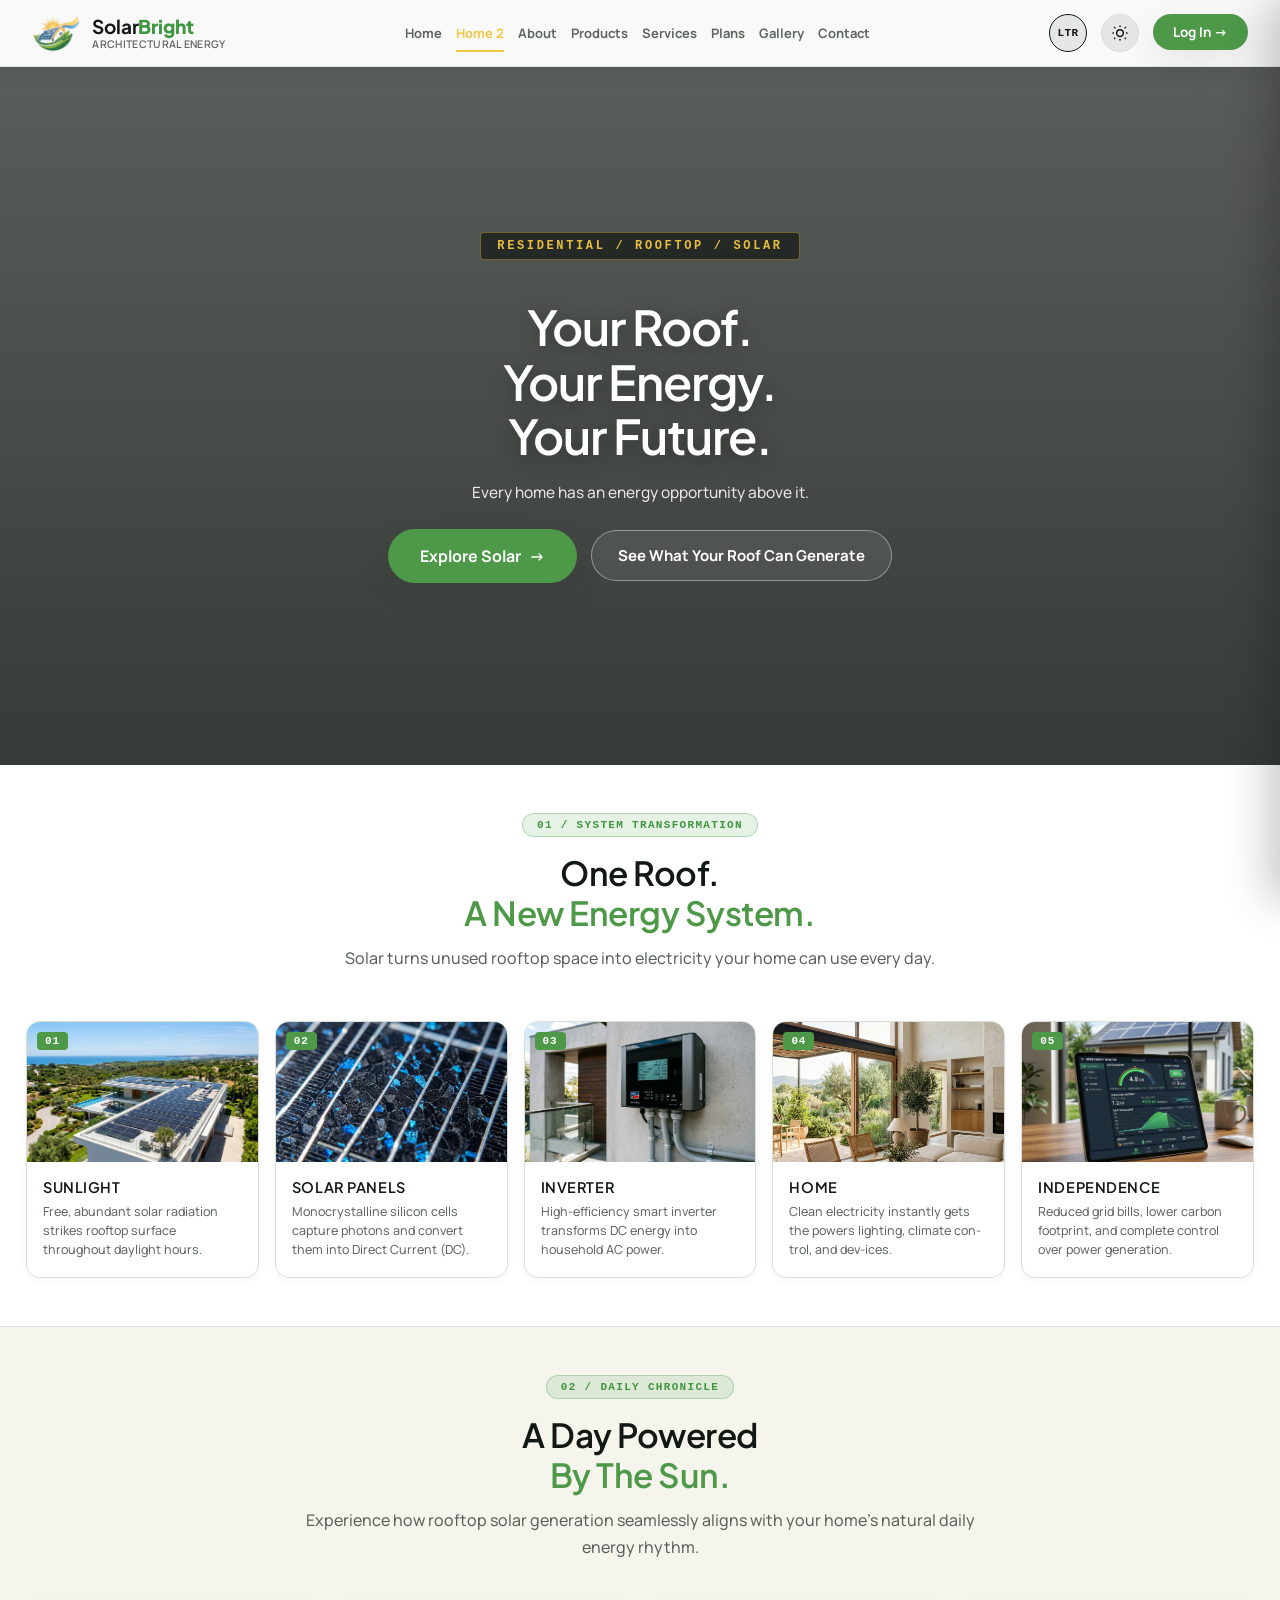
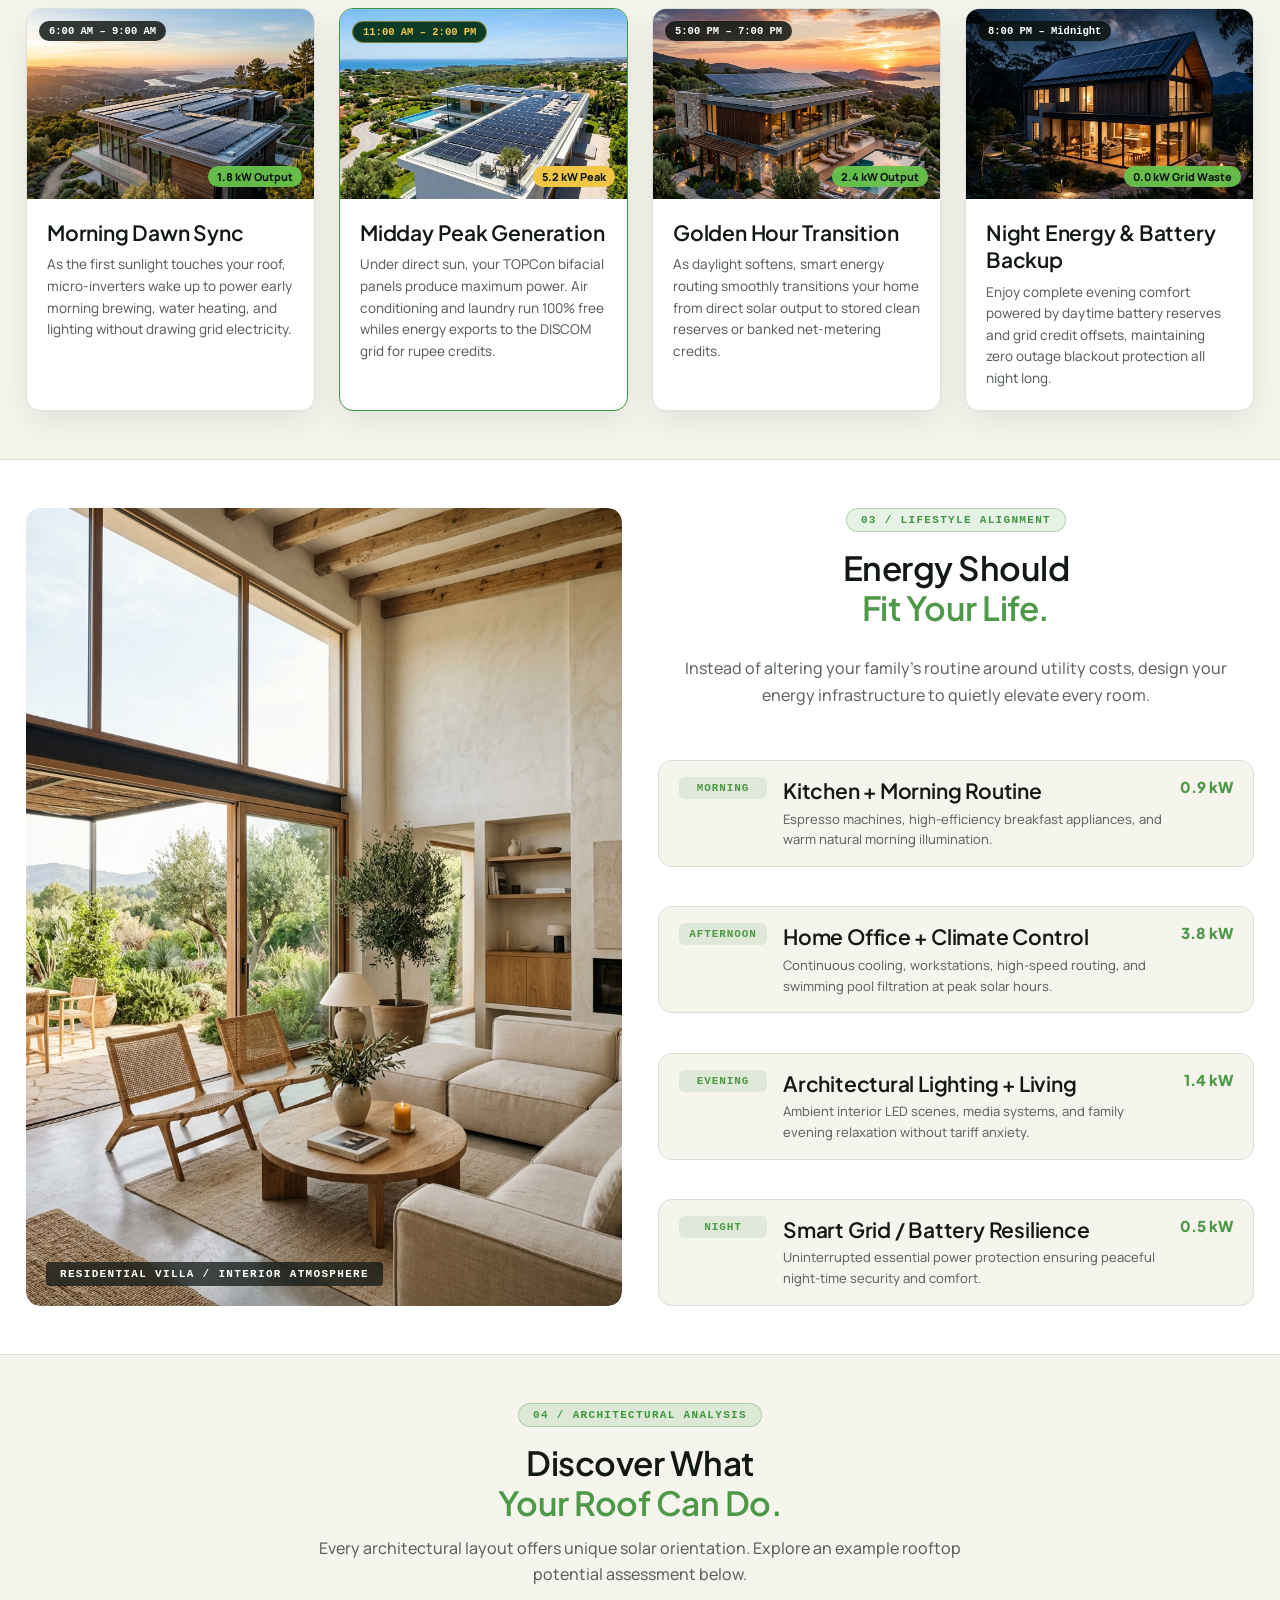
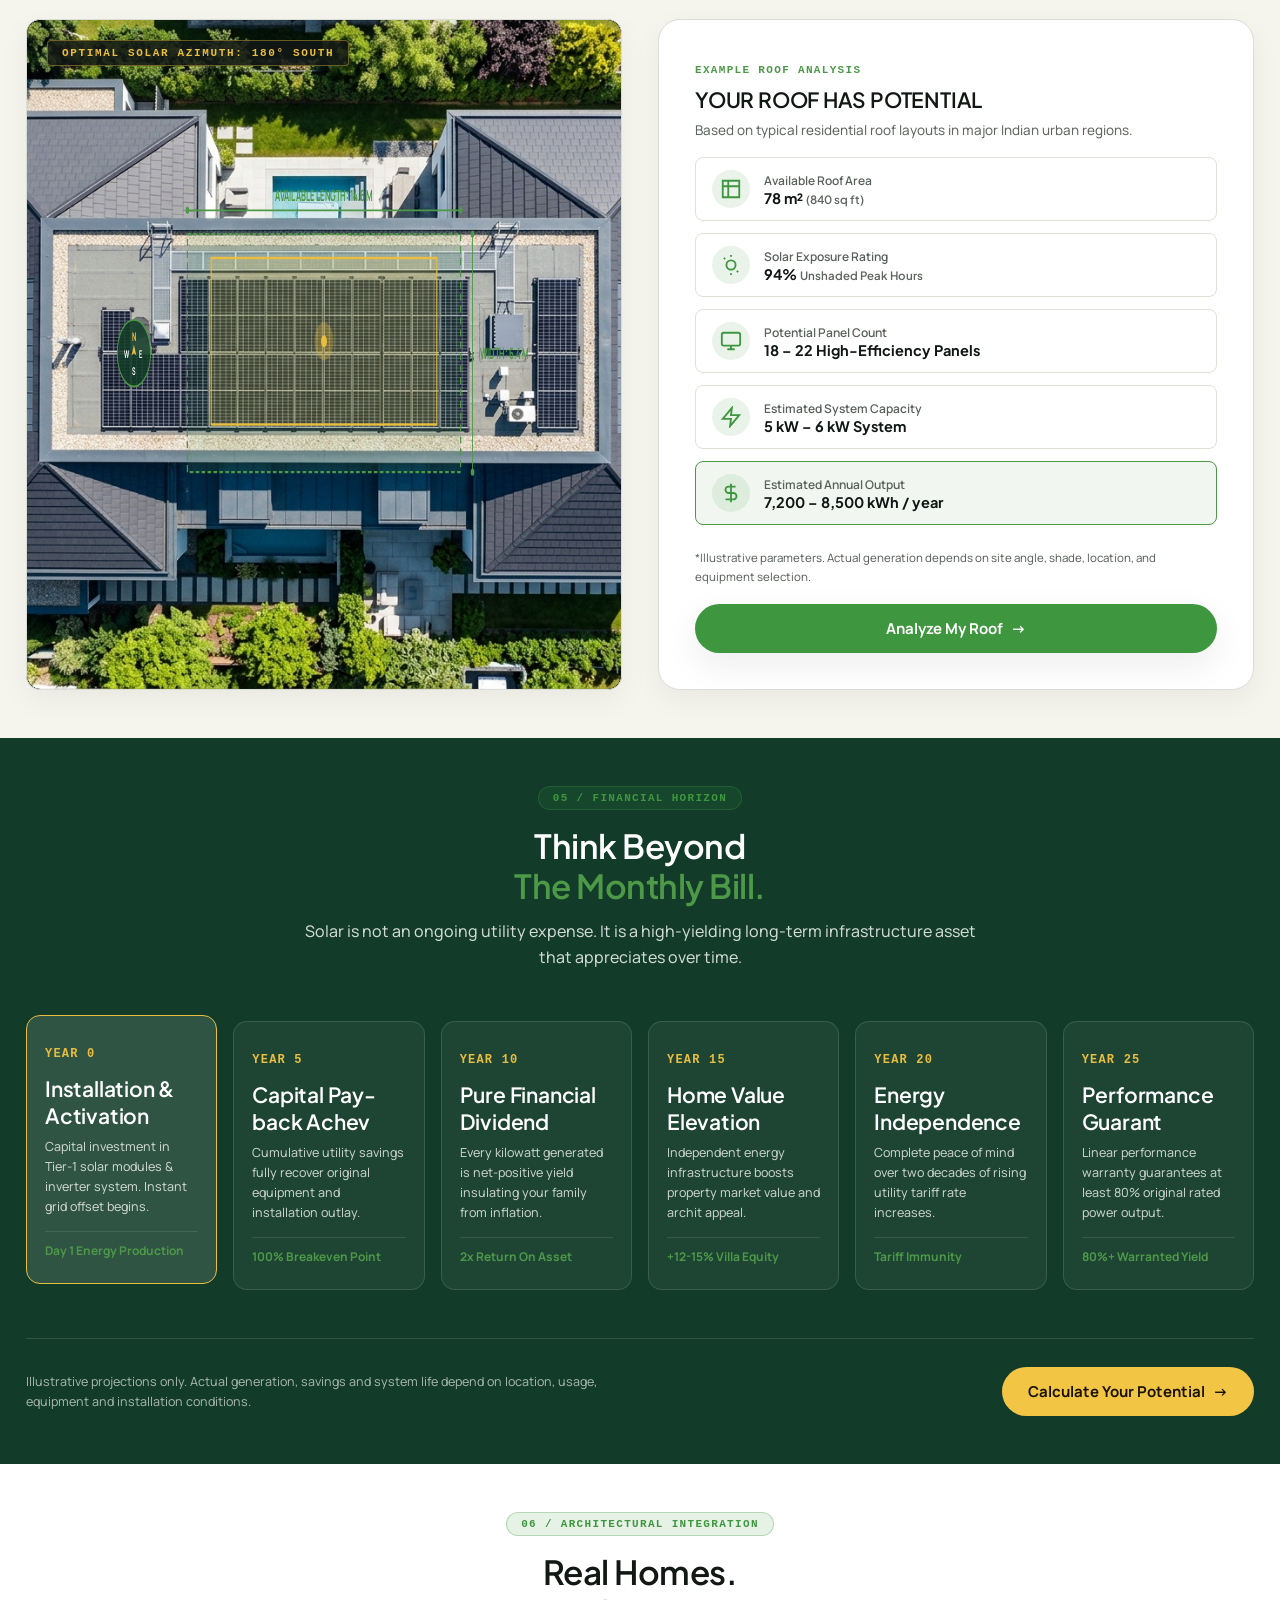
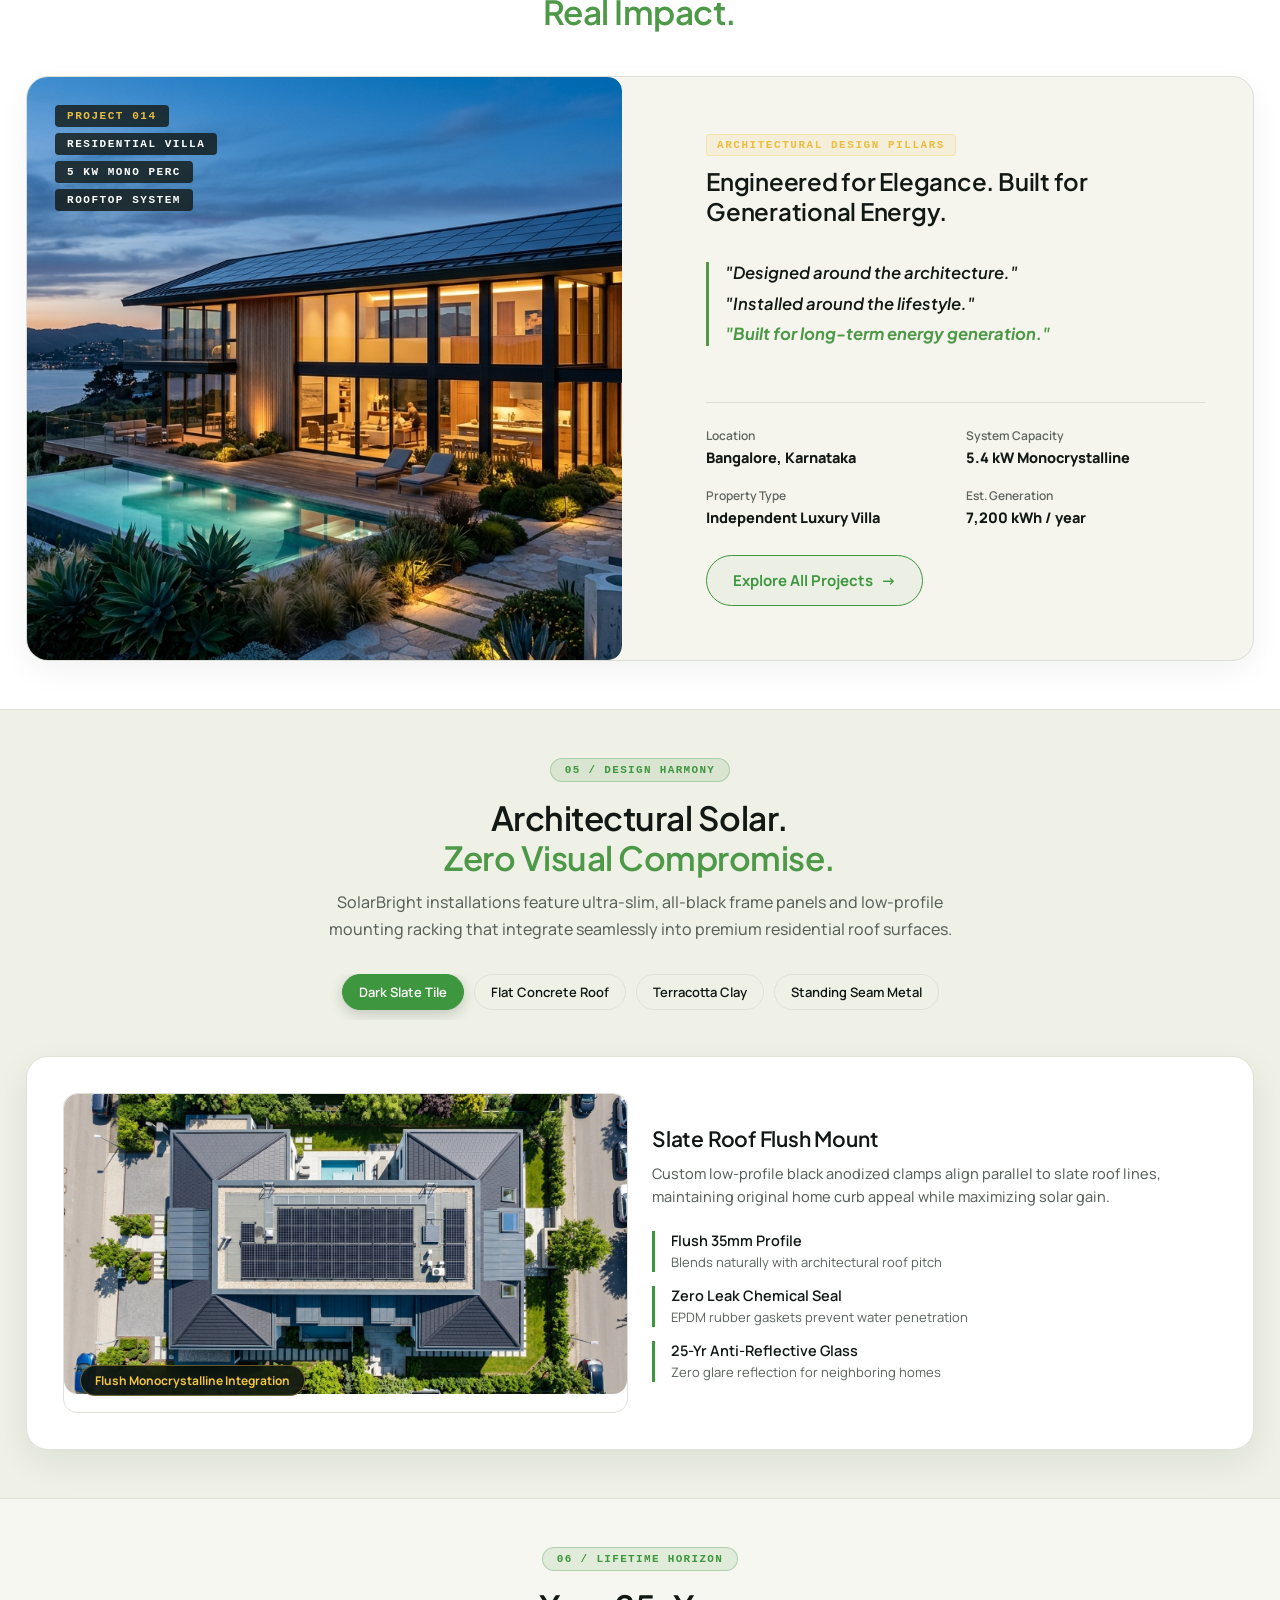
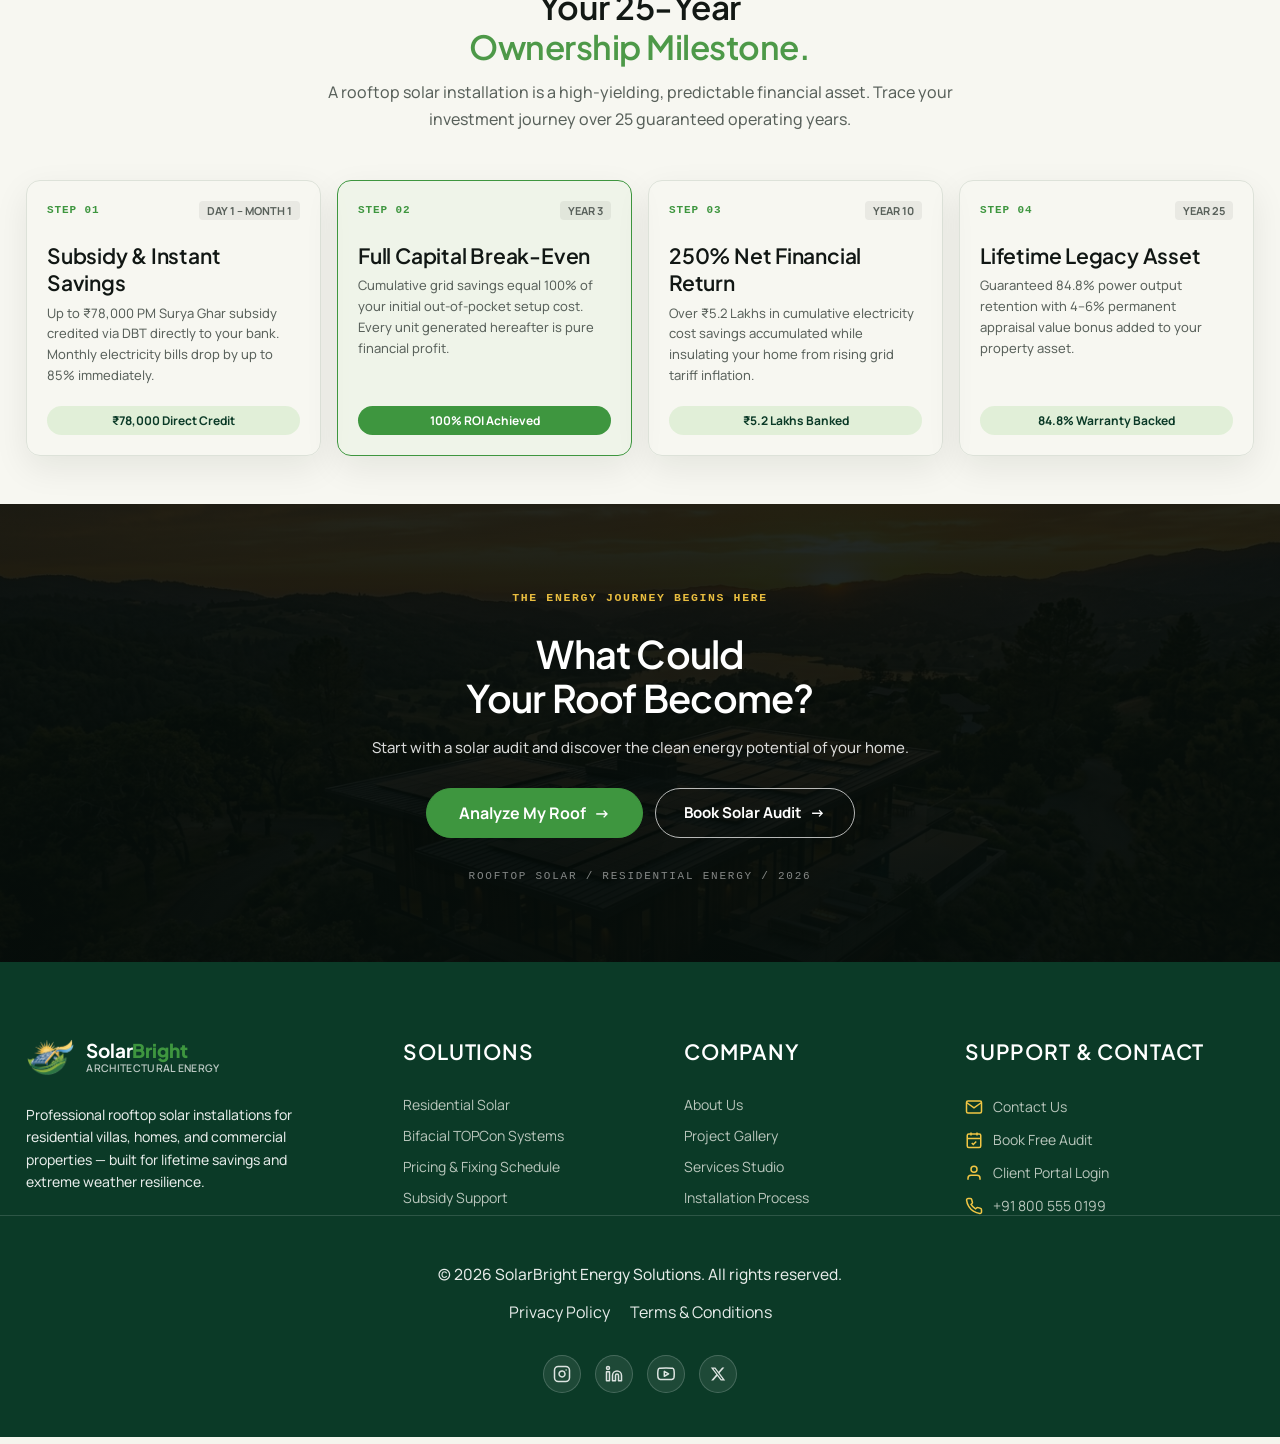
<file: home2.html>
<!DOCTYPE html>
<html lang="en">
<head>
<meta charset="UTF-8">
<meta name="viewport" content="width=device-width, initial-scale=1.0">
<title>SolarBright — Home 2 | The Rooftop Solar Journal</title>
<meta name="description" content="An editorial exploration of architectural rooftop solar energy, daily production cycles, and sustainable residential independence.">
<link rel="icon" type="image/png" href="assets/images/logo.png">
<link rel="preconnect" href="https://fonts.googleapis.com">
<link href="https://fonts.googleapis.com/css2?family=Manrope:wght@400;500;600;700;800&family=Plus+Jakarta+Sans:wght@400;500;600;700;800&display=swap" rel="stylesheet">
<script>
  (function(){
    var t = localStorage.getItem("solarbright-theme") || localStorage.getItem("theme") || "light";
    var d = localStorage.getItem("solarbright-dir") || localStorage.getItem("dir") || "ltr";
    document.documentElement.setAttribute("data-theme", t);
    document.documentElement.setAttribute("dir", d);
  })();
</script>
<link rel="stylesheet" href="css/styles.css">
</head>
<body data-theme="light" class="page-home2">

<!-- ============ HEADER (Floating Minimal Bar) ============ -->
<header class="site-header h2-header" id="siteHeader">
  <div class="header-inner h2-header-inner">
    <a href="index.html" class="brand">
      <img src="assets/images/logo.png" alt="SolarBright Logo" class="brand-logo-img">
      <span class="brand-text">
        <span class="brand-name">Solar<strong>Bright</strong></span>
        <span class="brand-tag">Architectural Energy</span>
      </span>
    </a>

    <nav class="main-nav h2-nav" aria-label="Primary">
      <a href="index.html" class="nav-link">Home</a>
      <a href="home2.html" class="nav-link active">Home 2</a>
      <a href="about.html" class="nav-link">About</a>
      <a href="products.html" class="nav-link">Products</a>
      <a href="services.html" class="nav-link">Services</a>
      <a href="plans.html" class="nav-link">Plans</a>
      <a href="gallery.html" class="nav-link">Gallery</a>
      <a href="contact.html" class="nav-link">Contact</a>
    </nav>

    <div class="header-actions">
      <button class="rtl-toggle" id="rtlToggle" aria-label="Toggle RTL / LTR layout" title="Toggle RTL / LTR layout">
        <span class="rtl-label">LTR</span>
      </button>
      <button class="theme-toggle" id="themeToggle" aria-label="Toggle dark mode" aria-pressed="false">
        <svg class="icon-sun" width="18" height="18" viewBox="0 0 24 24" fill="none" stroke="currentColor" stroke-width="2"><circle cx="12" cy="12" r="4.5"/><path d="M12 2v2M12 20v2M4.2 4.2l1.4 1.4M18.4 18.4l1.4 1.4M2 12h2M20 12h2M4.2 19.8l1.4-1.4M18.4 5.6l1.4-1.4"/></svg>
        <svg class="icon-moon" width="18" height="18" viewBox="0 0 24 24" fill="none" stroke="currentColor" stroke-width="2"><path d="M20 14.5A8.5 8.5 0 1 1 9.5 4a6.5 6.5 0 0 0 10.5 10.5Z"/></svg>
      </button>
      <a href="login.html" class="btn btn-primary btn-header h2-btn-header">Log In →</a>
      <button class="hamburger" id="hamburgerBtn" aria-label="Open menu" aria-expanded="false" aria-controls="mobileMenu">
        <span></span><span></span><span></span>
      </button>
    </div>
  </div>
</header>

<!-- ============ MOBILE MENU ============ -->
<div class="mobile-menu" id="mobileMenu" aria-hidden="true">
  <div class="mobile-menu-header">
    <a href="index.html" class="brand">
      <img src="assets/images/logo.png" alt="SolarBright Logo" class="brand-logo-img">
      <span class="brand-text">
        <span class="brand-name">Solar<strong>Bright</strong></span>
        <span class="brand-tag">Architectural Energy</span>
      </span>
    </a>
    <button class="mobile-menu-close" id="mobileMenuCloseBtn" aria-label="Close menu">&times;</button>
  </div>
  
  <nav aria-label="Mobile Navigation">
    <a href="index.html" class="mobile-link">Home</a>
    <a href="home2.html" class="mobile-link active">Home 2</a>
    <a href="about.html" class="mobile-link">About</a>
    <a href="products.html" class="mobile-link">Products</a>
    <a href="services.html" class="mobile-link">Services</a>
    <a href="plans.html" class="mobile-link">Plans</a>
    <a href="gallery.html" class="mobile-link">Gallery</a>
    <a href="contact.html" class="mobile-link">Contact</a>
  </nav>

  <div class="mobile-menu-footer">
    <div class="mobile-toggles-row">
      <button class="rtl-toggle" id="mobileRtlToggle" aria-label="Toggle RTL / LTR layout" title="Toggle RTL / LTR layout">
        <span class="rtl-label">LTR</span>
      </button>
      <button class="theme-toggle" id="mobileThemeToggle" aria-label="Toggle dark mode" aria-pressed="false">
        <svg class="icon-sun" width="18" height="18" viewBox="0 0 24 24" fill="none" stroke="currentColor" stroke-width="2"><circle cx="12" cy="12" r="4.5"/><path d="M12 2v2M12 20v2M4.2 4.2l1.4 1.4M18.4 18.4l1.4 1.4M2 12h2M20 12h2M4.2 19.8l1.4-1.4M18.4 5.6l1.4-1.4"/></svg>
        <svg class="icon-moon" width="18" height="18" viewBox="0 0 24 24" fill="none" stroke="currentColor" stroke-width="2"><path d="M20 14.5A8.5 8.5 0 1 1 9.5 4a6.5 6.5 0 0 0 10.5 10.5Z"/></svg>
      </button>
    </div>
    <a href="login.html" class="btn btn-primary btn-block">Log In →</a>
  </div>
</div>
<div class="mobile-menu-backdrop" id="mobileMenuBackdrop"></div>

<main id="roof">

  <!-- ============ SECTION 01 — THE ROOF (Full-screen Editorial Hero) ============ -->
  <section class="h2-hero">
    <div class="h2-hero-media">
      <video autoplay loop muted playsinline preload="auto">
        <source src="assets/Vedio/1.mp4" type="video/mp4">
        Your browser does not support the video tag.
      </video>
      <div class="h2-hero-scrim"></div>
    </div>

    <div class="container h2-hero-container">
      <div class="h2-hero-tag" data-reveal>
        <span class="h2-coordinate-label">RESIDENTIAL / ROOFTOP / SOLAR</span>
      </div>

      <div class="h2-hero-content" data-reveal>
        <h1 class="h2-hero-heading">
          Your Roof.<br>
          Your Energy.<br>
          Your Future.
        </h1>
        <p class="h2-hero-sub">Every home has an energy opportunity above it.</p>
        <div class="h2-hero-actions">
          <a href="#energy-system" class="btn btn-primary h2-btn-green">Explore Solar <span class="arrow">→</span></a>
          <a href="#roof-potential" class="h2-hero-secondary-link">See What Your Roof Can Generate</a>
        </div>
      </div>
    </div>


  </section>

  <!-- ============ SECTION 02 — FROM ROOF TO ENERGY (Horizontal Narrative) ============ -->
  <section class="h2-section h2-narrative-section" id="energy-system">
    <div class="container">
      <div class="h2-section-header" data-reveal>
        <span class="h2-section-label">01 / SYSTEM TRANSFORMATION</span>
        <h2 class="h2-editorial-heading">
          One Roof.<br>
          <span class="h2-highlight">A New Energy System.</span>
        </h2>
        <p class="h2-section-desc">Solar turns unused rooftop space into electricity your home can use every day.</p>
      </div>

      <div class="h2-energy-pipeline" data-reveal>
        <div class="h2-pipeline-track">
          <!-- Flow Step 1 -->
          <div class="h2-pipeline-step active" data-step="1">
            <div class="h2-step-node">
              <span class="h2-step-num">01</span>
              <div class="h2-step-media">
                <img src="assets/images/day-midday.jpg" alt="Sunlight hitting solar roof" loading="lazy">
              </div>
            </div>
            <div class="h2-step-info">
              <h4>SUNLIGHT</h4>
              <p>Free, abundant solar radiation strikes rooftop surface throughout daylight hours.</p>
            </div>
          </div>

          <div class="h2-pipeline-connector">
            <span class="h2-pulse-dot"></span>
          </div>

          <!-- Flow Step 2 -->
          <div class="h2-pipeline-step" data-step="2">
            <div class="h2-step-node">
              <span class="h2-step-num">02</span>
              <div class="h2-step-media">
                <img src="assets/images/products-panel-closeup.jpg" alt="High efficiency monocrystalline solar panels" loading="lazy">
              </div>
            </div>
            <div class="h2-step-info">
              <h4>SOLAR PANELS</h4>
              <p>Monocrystalline silicon cells capture photons and convert them into Direct Current (DC).</p>
            </div>
          </div>

          <div class="h2-pipeline-connector">
            <span class="h2-pulse-dot"></span>
          </div>

          <!-- Flow Step 3 -->
          <div class="h2-pipeline-step" data-step="3">
            <div class="h2-step-node">
              <span class="h2-step-num">03</span>
              <div class="h2-step-media">
                <img src="assets/images/products-inverter-closeup.jpg" alt="Smart solar inverter system" loading="lazy">
              </div>
            </div>
            <div class="h2-step-info">
              <h4>INVERTER</h4>
              <p>High-efficiency smart inverter transforms DC energy into household AC power.</p>
            </div>
          </div>

          <div class="h2-pipeline-connector">
            <span class="h2-pulse-dot"></span>
          </div>

          <!-- Flow Step 4 -->
          <div class="h2-pipeline-step" data-step="4">
            <div class="h2-step-node">
              <span class="h2-step-num">04</span>
              <div class="h2-step-media">
                <img src="assets/images/home2-interior.jpg" alt="Solar powered modern home interior" loading="lazy">
              </div>
            </div>
            <div class="h2-step-info">
              <h4>HOME</h4>
              <p>Clean electricity instantly gets the powers lighting, climate con-trol, and dev-ices.</p>
            </div>
          </div>

          <div class="h2-pipeline-connector">
            <span class="h2-pulse-dot"></span>
          </div>

          <!-- Flow Step 5 -->
          <div class="h2-pipeline-step" data-step="5">
            <div class="h2-step-node">
              <span class="h2-step-num">05</span>
              <div class="h2-step-media">
                <img src="assets/images/smart-iot-monitoring.jpg" alt="Energy independence and IoT monitoring" loading="lazy">
              </div>
            </div>
            <div class="h2-step-info">
              <h4>INDEPENDENCE</h4>
              <p>Reduced grid bills, lower carbon footprint, and complete control over power generation.</p>
            </div>
          </div>
        </div>
      </div>
    </div>
  </section>

  <!-- ============ SECTION 03 — A DAY POWERED BY THE SUN (Image Story Cycle) ============ -->
  <section class="h2-section h2-day-section" id="day-cycle">
    <div class="container">
      <div class="h2-section-header" data-reveal>
        <span class="h2-section-label">02 / DAILY CHRONICLE</span>
        <h2 class="h2-editorial-heading">
          A Day Powered<br>
          <span class="h2-highlight">By The Sun.</span>
        </h2>
        <p class="h2-section-desc">Experience how rooftop solar generation seamlessly aligns with your home's natural daily energy rhythm.</p>
      </div>

      <div class="h2-day-cards-grid" data-reveal>
        <!-- Card 1: Morning -->
        <article class="h2-day-card">
          <div class="h2-day-card-media">
            <img src="assets/images/day-morning.jpg" alt="Morning solar generation on villa roof" loading="lazy">
            <span class="h2-time-badge">6:00 AM – 9:00 AM</span>
            <span class="h2-power-pill">1.8 kW Output</span>
          </div>
          <div class="h2-day-card-body">
            <h3>Morning Dawn Sync</h3>
            <p>As the first sunlight touches your roof, micro-inverters wake up to power early morning brewing, water heating, and lighting without drawing grid electricity.</p>
          </div>
        </article>

        <!-- Card 2: Midday -->
        <article class="h2-day-card highlight">
          <div class="h2-day-card-media">
            <img src="assets/images/day-midday.jpg" alt="Midday peak solar generation" loading="lazy">
            <span class="h2-time-badge peak">11:00 AM – 2:00 PM</span>
            <span class="h2-power-pill peak">5.2 kW Peak</span>
          </div>
          <div class="h2-day-card-body">
            <h3>Midday Peak Generation</h3>
            <p>Under direct sun, your TOPCon bifacial panels produce maximum power. Air conditioning and laundry run 100% free whiles energy exports to the DISCOM grid for rupee credits.</p>
          </div>
        </article>

        <!-- Card 3: Sunset -->
        <article class="h2-day-card">
          <div class="h2-day-card-media">
            <img src="assets/images/day-sunset.jpg" alt="Sunset transition over solar home" loading="lazy">
            <span class="h2-time-badge">5:00 PM – 7:00 PM</span>
            <span class="h2-power-pill">2.4 kW Output</span>
          </div>
          <div class="h2-day-card-body">
            <h3>Golden Hour Transition</h3>
            <p>As daylight softens, smart energy routing smoothly transitions your home from direct solar output to stored clean reserves or banked net-metering credits.</p>
          </div>
        </article>

        <!-- Card 4: Night -->
        <article class="h2-day-card">
          <div class="h2-day-card-media">
            <img src="assets/images/day-night.jpg" alt="Night illuminated solar villa" loading="lazy">
            <span class="h2-time-badge">8:00 PM – Midnight</span>
            <span class="h2-power-pill">0.0 kW Grid Waste</span>
          </div>
          <div class="h2-day-card-body">
            <h3>Night Energy &amp; Battery Backup</h3>
            <p>Enjoy complete evening comfort powered by daytime battery reserves and grid credit offsets, maintaining zero outage blackout protection all night long.</p>
          </div>
        </article>
      </div>
    </div>
  </section>

  <!-- ============ SECTION 04 — THE HOME ENERGY PORTRAIT (Split-screen Editorial) ============ -->
  <section class="h2-section h2-lifestyle-section" id="lifestyle">
    <div class="container h2-portrait-grid">
      <div class="h2-portrait-media" data-reveal>
        <div class="h2-image-frame">
          <img src="assets/images/home2-interior.jpg" alt="Interior view of a modern sunlit architectural living space" loading="lazy">
          <div class="h2-frame-caption">RESIDENTIAL VILLA / INTERIOR ATMOSPHERE</div>
        </div>
      </div>

      <div class="h2-portrait-content" data-reveal>
        <span class="h2-section-label">03 / LIFESTYLE ALIGNMENT</span>
        <h2 class="h2-editorial-heading">
          Energy Should<br>
          <span class="h2-highlight">Fit Your Life.</span>
        </h2>
        <p class="h2-portrait-sub">Instead of altering your family's routine around utility costs, design your energy infrastructure to quietly elevate every room.</p>

        <div class="h2-scenarios-list">
          <div class="h2-scenario-row">
            <div class="h2-scenario-tag">MORNING</div>
            <div class="h2-scenario-body">
              <h4>Kitchen + Morning Routine</h4>
              <p>Espresso machines, high-efficiency breakfast appliances, and warm natural morning illumination.</p>
            </div>
            <span class="h2-scenario-stat">0.9 kW</span>
          </div>

          <div class="h2-scenario-row">
            <div class="h2-scenario-tag">AFTERNOON</div>
            <div class="h2-scenario-body">
              <h4>Home Office + Climate Control</h4>
              <p>Continuous cooling, workstations, high-speed routing, and swimming pool filtration at peak solar hours.</p>
            </div>
            <span class="h2-scenario-stat">3.8 kW</span>
          </div>

          <div class="h2-scenario-row">
            <div class="h2-scenario-tag">EVENING</div>
            <div class="h2-scenario-body">
              <h4>Architectural Lighting + Living</h4>
              <p>Ambient interior LED scenes, media systems, and family evening relaxation without tariff anxiety.</p>
            </div>
            <span class="h2-scenario-stat">1.4 kW</span>
          </div>

          <div class="h2-scenario-row">
            <div class="h2-scenario-tag">NIGHT</div>
            <div class="h2-scenario-body">
              <h4>Smart Grid / Battery Resilience</h4>
              <p>Uninterrupted essential power protection ensuring peaceful night-time security and comfort.</p>
            </div>
            <span class="h2-scenario-stat">0.5 kW</span>
          </div>
        </div>
      </div>
    </div>
  </section>

  <!-- ============ SECTION 05 — ROOFTOP POTENTIAL (Interactive Roof Analysis) ============ -->
  <section class="h2-section h2-potential-section" id="roof-potential">
    <div class="container">
      <div class="h2-section-header" data-reveal>
        <span class="h2-section-label">04 / ARCHITECTURAL ANALYSIS</span>
        <h2 class="h2-editorial-heading">
          Discover What<br>
          <span class="h2-highlight">Your Roof Can Do.</span>
        </h2>
        <p class="h2-section-desc">Every architectural layout offers unique solar orientation. Explore an example rooftop potential assessment below.</p>
      </div>

      <div class="h2-roof-analysis-grid" data-reveal>
        <!-- Overlay Graphic Container -->
        <div class="h2-roof-canvas-wrapper">
          <img src="assets/images/home2-roof-plan.jpg" alt="Top-down architectural view of a residential roof layout" loading="lazy">
          
          <!-- Interactive SVG Blueprint Overlay -->
          <svg class="h2-roof-overlay" viewBox="0 0 1000 562" preserveAspectRatio="none">
            <!-- Roof Boundary Polygon -->
            <polygon points="270,180 730,180 730,380 270,380" fill="rgba(77,153,72,0.12)" stroke="#4D9948" stroke-width="2" stroke-dasharray="6 4"/>
            
            <!-- Panel Grid Rectangles -->
            <rect x="310" y="200" width="380" height="140" fill="rgba(233,189,63,0.18)" stroke="#E9BD3F" stroke-width="2"/>
            
            <!-- Technical Dimension Lines -->
            <line x1="270" y1="160" x2="730" y2="160" stroke="#4D9948" stroke-width="1.5"/>
            <circle cx="270" cy="160" r="3" fill="#4D9948"/>
            <circle cx="730" cy="160" r="3" fill="#4D9948"/>
            <text x="500" y="152" fill="#4D9948" font-size="13" font-weight="700" text-anchor="middle">AVAILABLE LENGTH: 14.6 M</text>

            <line x1="750" y1="180" x2="750" y2="380" stroke="#4D9948" stroke-width="1.5"/>
            <circle cx="750" cy="180" r="3" fill="#4D9948"/>
            <circle cx="750" cy="380" r="3" fill="#4D9948"/>
            <text x="762" y="285" fill="#4D9948" font-size="13" font-weight="700" text-anchor="start">WIDTH: 6.4 M</text>

            <!-- Compass Rosette Marker -->
            <g transform="translate(180, 280)">
              <circle cx="0" cy="0" r="28" fill="rgba(18,60,41,0.85)" stroke="#4D9948" stroke-width="1.5"/>
              <text x="0" y="-10" fill="#E9BD3F" font-size="10" font-weight="800" text-anchor="middle">N</text>
              <text x="12" y="4" fill="#FFFFFF" font-size="9" font-weight="700" text-anchor="middle">E</text>
              <text x="-12" y="4" fill="#FFFFFF" font-size="9" font-weight="700" text-anchor="middle">W</text>
              <text x="0" y="18" fill="#FFFFFF" font-size="9" font-weight="700" text-anchor="middle">S</text>
              <path d="M0 -7 L4 2 L0 0 L-4 2 Z" fill="#E9BD3F"/>
            </g>

            <!-- Target Pins -->
            <g class="h2-target-pin" transform="translate(500, 270)">
              <circle cx="0" cy="0" r="16" fill="rgba(233,189,63,0.3)" class="ping-circle"/>
              <circle cx="0" cy="0" r="5" fill="#E9BD3F"/>
            </g>
          </svg>
          <div class="h2-canvas-tag">OPTIMAL SOLAR AZIMUTH: 180° SOUTH</div>
        </div>

        <!-- Metrics Panel Side -->
        <div class="h2-analysis-panel">
          <div class="h2-panel-header">
            <span class="h2-panel-badge">EXAMPLE ROOF ANALYSIS</span>
            <h3>YOUR ROOF HAS POTENTIAL</h3>
            <p>Based on typical residential roof layouts in major Indian urban regions.</p>
          </div>

          <div class="h2-metrics-list">
            <div class="h2-metric-item">
              <div class="h2-metric-icon">
                <svg width="22" height="22" viewBox="0 0 24 24" fill="none" stroke="currentColor" stroke-width="2"><path d="M3 3h18v18H3z"/><path d="M3 9h18M9 3v18"/></svg>
              </div>
              <div class="h2-metric-data">
                <span class="metric-label">Available Roof Area</span>
                <span class="metric-value">78 m² <small>(840 sq ft)</small></span>
              </div>
            </div>

            <div class="h2-metric-item">
              <div class="h2-metric-icon">
                <svg width="22" height="22" viewBox="0 0 24 24" fill="none" stroke="currentColor" stroke-width="2"><circle cx="12" cy="12" r="5"/><path d="M12 1v2M12 21v2M4.22 4.22l1.42 1.42M18.36 18.36l1.42 1.42"/></svg>
              </div>
              <div class="h2-metric-data">
                <span class="metric-label">Solar Exposure Rating</span>
                <span class="metric-value text-accent">94% <small>Unshaded Peak Hours</small></span>
              </div>
            </div>

            <div class="h2-metric-item">
              <div class="h2-metric-icon">
                <svg width="22" height="22" viewBox="0 0 24 24" fill="none" stroke="currentColor" stroke-width="2"><rect x="2" y="3" width="20" height="14" rx="2"/><path d="M8 21h8M12 17v4"/></svg>
              </div>
              <div class="h2-metric-data">
                <span class="metric-label">Potential Panel Count</span>
                <span class="metric-value">18 – 22 High-Efficiency Panels</span>
              </div>
            </div>

            <div class="h2-metric-item">
              <div class="h2-metric-icon">
                <svg width="22" height="22" viewBox="0 0 24 24" fill="none" stroke="currentColor" stroke-width="2"><path d="M13 2L3 14h9l-1 8 10-12h-9l1-8z"/></svg>
              </div>
              <div class="h2-metric-data">
                <span class="metric-label">Estimated System Capacity</span>
                <span class="metric-value">5 kW – 6 kW System</span>
              </div>
            </div>

            <div class="h2-metric-item highlight">
              <div class="h2-metric-icon">
                <svg width="22" height="22" viewBox="0 0 24 24" fill="none" stroke="currentColor" stroke-width="2"><path d="M12 2v20M17 5H9.5a3.5 3.5 0 0 0 0 7h5a3.5 3.5 0 0 1 0 7H6"/></svg>
              </div>
              <div class="h2-metric-data">
                <span class="metric-label">Estimated Annual Output</span>
                <span class="metric-value">7,200 – 8,500 kWh / year</span>
              </div>
            </div>
          </div>

          <div class="h2-panel-footer">
            <p class="h2-panel-note">*Illustrative parameters. Actual generation depends on site angle, shade, location, and equipment selection.</p>
            <a href="#final-invitation" class="btn btn-primary btn-block">Analyze My Roof <span class="arrow">→</span></a>
          </div>
        </div>
      </div>
    </div>
  </section>

  <!-- ============ SECTION 06 — SOLAR AS AN ASSET (25-Year Timeline) ============ -->
  <section class="h2-section h2-asset-section" id="financial-timeline">
    <div class="container">
      <div class="h2-section-header" data-reveal>
        <span class="h2-section-label">05 / FINANCIAL HORIZON</span>
        <h2 class="h2-editorial-heading">
          Think Beyond<br>
          <span class="h2-highlight">The Monthly Bill.</span>
        </h2>
        <p class="h2-section-desc">Solar is not an ongoing utility expense. It is a high-yielding long-term infrastructure asset that appreciates over time.</p>
      </div>

      <!-- 25 Year Interactive Timeline -->
      <div class="h2-horizon-timeline" data-reveal>
        <div class="h2-timeline-track">
          <div class="h2-track-line">
            <div class="h2-track-progress"></div>
          </div>

          <div class="h2-horizon-nodes">
            <!-- Year 0 -->
            <div class="h2-horizon-card active" data-year="0">
              <div class="h2-card-node">
                <span class="h2-year-tag">YEAR 0</span>
              </div>
              <div class="h2-card-body">
                <h4>Installation &amp; Activation</h4>
                <p>Capital investment in Tier-1 solar modules &amp; inverter system. Instant grid offset begins.</p>
                <div class="h2-card-stat">Day 1 Energy Production</div>
              </div>
            </div>

            <!-- Year 5 -->
            <div class="h2-horizon-card" data-year="5">
              <div class="h2-card-node">
                <span class="h2-year-tag">YEAR 5</span>
              </div>
              <div class="h2-card-body">
                <h4>Capital Pay-back Achev</h4>
                <p>Cumulative utility savings fully recover original equipment and installation outlay.</p>
                <div class="h2-card-stat">100% Breakeven Point</div>
              </div>
            </div>

            <!-- Year 10 -->
            <div class="h2-horizon-card" data-year="10">
              <div class="h2-card-node">
                <span class="h2-year-tag">YEAR 10</span>
              </div>
              <div class="h2-card-body">
                <h4>Pure Financial Dividend</h4>
                <p>Every kilowatt generated is net-positive yield insulating your family from inflation.</p>
                <div class="h2-card-stat">2x Return On Asset</div>
              </div>
            </div>

            <!-- Year 15 -->
            <div class="h2-horizon-card" data-year="15">
              <div class="h2-card-node">
                <span class="h2-year-tag">YEAR 15</span>
              </div>
              <div class="h2-card-body">
                <h4>Home Value Elevation</h4>
                <p>Independent energy infrastructure boosts property market value and archit appeal.</p>
                <div class="h2-card-stat">+12-15% Villa Equity</div>
              </div>
            </div>

            <!-- Year 20 -->
            <div class="h2-horizon-card" data-year="20">
              <div class="h2-card-node">
                <span class="h2-year-tag">YEAR 20</span>
              </div>
              <div class="h2-card-body">
                <h4>Energy Independence</h4>
                <p>Complete peace of mind over two decades of rising utility tariff rate increases.</p>
                <div class="h2-card-stat">Tariff Immunity</div>
              </div>
            </div>

            <!-- Year 25 -->
            <div class="h2-horizon-card" data-year="25">
              <div class="h2-card-node">
                <span class="h2-year-tag">YEAR 25</span>
              </div>
              <div class="h2-card-body">
                <h4>Performance Guarant</h4>
                <p>Linear performance warranty guarantees at least 80% original rated power output.</p>
                <div class="h2-card-stat">80%+ Warranted Yield</div>
              </div>
            </div>
          </div>
        </div>

        <div class="h2-asset-disclaimer">
          <p>Illustrative projections only. Actual generation, savings and system life depend on location, usage, equipment and installation conditions.</p>
          <a href="#final-invitation" class="btn btn-yellow">Calculate Your Potential <span class="arrow">→</span></a>
        </div>
      </div>
    </div>
  </section>

  <!-- ============ SECTION 07 — ARCHITECTURAL PROJECT STORY (Single Case Study) ============ -->
  <section class="h2-section h2-story-section" id="project-story">
    <div class="container">
      <div class="h2-section-header" data-reveal>
        <span class="h2-section-label">06 / ARCHITECTURAL INTEGRATION</span>
        <h2 class="h2-editorial-heading">
          Real Homes.<br>
          <span class="h2-highlight">Real Impact.</span>
        </h2>
      </div>

      <div class="h2-single-story-card" data-reveal>
        <div class="h2-story-media">
          <img src="assets/images/home2-project-story.jpg" alt="Architectural villa with rooftop solar installation at twilight" loading="lazy">
          
          <div class="h2-story-overlay-index">
            <span class="h2-index-badge">PROJECT 014</span>
            <span class="h2-index-type">RESIDENTIAL VILLA</span>
            <span class="h2-index-cap">5 KW MONO PERC</span>
            <span class="h2-index-site">ROOFTOP SYSTEM</span>
          </div>
        </div>

        <div class="h2-story-content">
          <div class="h2-story-header">
            <span class="h2-story-tag">ARCHITECTURAL DESIGN PILLARS</span>
            <h3 class="h2-story-subtitle">Engineered for Elegance. Built for Generational Energy.</h3>
          </div>

          <div class="h2-story-quotes">
            <div class="h2-quote-item">"Designed around the architecture."</div>
            <div class="h2-quote-item">"Installed around the lifestyle."</div>
            <div class="h2-quote-item h2-quote-highlight">"Built for long-term energy generation."</div>
          </div>

          <div class="h2-story-details">
            <div class="h2-story-meta-grid">
              <div class="meta-col">
                <span class="meta-label">Location</span>
                <span class="meta-val">Bangalore, Karnataka</span>
              </div>
              <div class="meta-col">
                <span class="meta-label">System Capacity</span>
                <span class="meta-val">5.4 kW Monocrystalline</span>
              </div>
              <div class="meta-col">
                <span class="meta-label">Property Type</span>
                <span class="meta-val">Independent Luxury Villa</span>
              </div>
              <div class="meta-col">
                <span class="meta-label">Est. Generation</span>
                <span class="meta-val">7,200 kWh / year</span>
              </div>
            </div>

            <div class="h2-story-action">
              <a href="index.html#projects" class="btn btn-outline">Explore All Projects <span class="arrow">→</span></a>
            </div>
          </div>
        </div>
      </div>
    </div>
  </section>

  <!-- ============ SECTION 05 — ARCHITECTURAL ROOF AESTHETIC STUDIO ============ -->
  <section class="h2-section h2-aesthetics-section" id="roof-aesthetics">
    <div class="container">
      <div class="h2-section-header centered" data-reveal>
        <span class="h2-section-label">05 / DESIGN HARMONY</span>
        <h2 class="h2-editorial-heading">
          Architectural Solar.<br>
          <span class="h2-highlight">Zero Visual Compromise.</span>
        </h2>
        <p class="h2-section-desc">SolarBright installations feature ultra-slim, all-black frame panels and low-profile mounting racking that integrate seamlessly into premium residential roof surfaces.</p>
      </div>

      <div class="h2-aesthetics-container" data-reveal>
        <!-- Material Selectors -->
        <div class="h2-material-selector">
          <button class="h2-mat-btn active" data-mat="slate">Dark Slate Tile</button>
          <button class="h2-mat-btn" data-mat="concrete">Flat Concrete Roof</button>
          <button class="h2-mat-btn" data-mat="terracotta">Terracotta Clay</button>
          <button class="h2-mat-btn" data-mat="metal">Standing Seam Metal</button>
        </div>

        <!-- Showcase Box -->
        <div class="h2-aesthetics-showcase">
          <div class="h2-aesthetics-media">
            <img id="matImage" src="assets/images/home2-roof-plan.jpg" alt="Architectural solar integration on rooftop">
            <span class="h2-mat-tag" id="matTag">Flush Monocrystalline Integration</span>
          </div>

          <div class="h2-aesthetics-specs">
            <h3 id="matTitle">Slate Roof Flush Mount</h3>
            <p id="matDesc">Custom low-profile black anodized clamps align parallel to slate roof lines, maintaining original home curb appeal while maximizing solar gain.</p>

            <div class="h2-spec-features">
              <div class="h2-spec-item">
                <strong>Flush 35mm Profile</strong>
                <span>Blends naturally with architectural roof pitch</span>
              </div>
              <div class="h2-spec-item">
                <strong>Zero Leak Chemical Seal</strong>
                <span>EPDM rubber gaskets prevent water penetration</span>
              </div>
              <div class="h2-spec-item">
                <strong>25-Yr Anti-Reflective Glass</strong>
                <span>Zero glare reflection for neighboring homes</span>
              </div>
            </div>
          </div>
        </div>
      </div>
    </div>
  </section>

  <!-- ============ SECTION 06 — 25-YEAR SOLAR OWNERSHIP MILESTONE CHRONOLOGY ============ -->
  <section class="h2-section h2-chronology-section" id="financial-chronology">
    <div class="container">
      <div class="h2-section-header" data-reveal>
        <span class="h2-section-label">06 / LIFETIME HORIZON</span>
        <h2 class="h2-editorial-heading">
          Your 25-Year<br>
          <span class="h2-highlight">Ownership Milestone.</span>
        </h2>
        <p class="h2-section-desc">A rooftop solar installation is a high-yielding, predictable financial asset. Trace your investment journey over 25 guaranteed operating years.</p>
      </div>

      <div class="h2-milestones-track" data-reveal>
        <!-- Milestone 1 -->
        <div class="h2-milestone-card">
          <div class="h2-milestone-header">
            <span class="h2-m-step">STEP 01</span>
            <span class="h2-m-time">DAY 1 – MONTH 1</span>
          </div>
          <h3>Subsidy &amp; Instant Savings</h3>
          <p>Up to ₹78,000 PM Surya Ghar subsidy credited via DBT directly to your bank. Monthly electricity bills drop by up to 85% immediately.</p>
          <div class="h2-m-badge">₹78,000 Direct Credit</div>
        </div>

        <!-- Milestone 2 -->
        <div class="h2-milestone-card highlight">
          <div class="h2-milestone-header">
            <span class="h2-m-step">STEP 02</span>
            <span class="h2-m-time">YEAR 3</span>
          </div>
          <h3>Full Capital Break-Even</h3>
          <p>Cumulative grid savings equal 100% of your initial out-of-pocket setup cost. Every unit generated hereafter is pure financial profit.</p>
          <div class="h2-m-badge highlight">100% ROI Achieved</div>
        </div>

        <!-- Milestone 3 -->
        <div class="h2-milestone-card">
          <div class="h2-milestone-header">
            <span class="h2-m-step">STEP 03</span>
            <span class="h2-m-time">YEAR 10</span>
          </div>
          <h3>250% Net Financial Return</h3>
          <p>Over ₹5.2 Lakhs in cumulative electricity cost savings accumulated while insulating your home from rising grid tariff inflation.</p>
          <div class="h2-m-badge">₹5.2 Lakhs Banked</div>
        </div>

        <!-- Milestone 4 -->
        <div class="h2-milestone-card">
          <div class="h2-milestone-header">
            <span class="h2-m-step">STEP 04</span>
            <span class="h2-m-time">YEAR 25</span>
          </div>
          <h3>Lifetime Legacy Asset</h3>
          <p>Guaranteed 84.8% power output retention with 4–6% permanent appraisal value bonus added to your property asset.</p>
          <div class="h2-m-badge">84.8% Warranty Backed</div>
        </div>
      </div>
    </div>
  </section>

  <!-- ============ SECTION 07 — THE FINAL INVITATION ============ -->
  <section class="h2-closing-section" id="final-invitation">
    <div class="h2-closing-media">
      <img src="assets/images/home2-closing-sunset.jpg" alt="Panoramic rooftop solar installation on a modern home at sunset" loading="lazy">
      <div class="h2-closing-scrim"></div>
    </div>

    <div class="container h2-closing-container" data-reveal>
      <span class="h2-closing-tag">THE ENERGY JOURNEY BEGINS HERE</span>
      <h2 class="h2-closing-title">
        What Could<br>
        Your Roof Become?
      </h2>
      <p class="h2-closing-desc">Start with a solar audit and discover the clean energy potential of your home.</p>

      <div class="h2-closing-actions">
        <a href="contact.html#contact-form" class="btn btn-primary h2-btn-green btn-lg">Analyze My Roof <span class="arrow">→</span></a>
        <a href="contact.html#contact-form" class="btn btn-secondary h2-btn-light btn-lg">Book Solar Audit <span class="arrow">→</span></a>
      </div>

      <div class="h2-closing-footer-tag">
        ROOFTOP SOLAR / RESIDENTIAL ENERGY / 2026
      </div>
    </div>
  </section>
</main>

<!-- ============ FOOTER ============ -->
<footer class="site-footer" id="about">
  <div class="container footer-grid">
    <div class="footer-col footer-brand">
      <a href="index.html" class="brand">
        <img src="assets/images/logo.png" alt="SolarBright Logo" class="brand-logo-img">
        <span class="brand-text">
          <span class="brand-name">Solar<strong>Bright</strong></span>
          <span class="brand-tag">Architectural Energy</span>
        </span>
      </a>
      <p class="footer-desc">Professional rooftop solar installations for residential villas, homes, and commercial properties — built for lifetime savings and extreme weather resilience.</p>
    </div>

    <div class="footer-col">
      <h4>Solutions</h4>
      <a href="products.html">Residential Solar</a>
      <a href="products.html">Bifacial TOPCon Systems</a>
      <a href="plans.html">Pricing &amp; Fixing Schedule</a>
      <a href="plans.html">Subsidy Support</a>
    </div>

    <div class="footer-col">
      <h4>Company</h4>
      <a href="about.html">About Us</a>
      <a href="gallery.html">Project Gallery</a>
      <a href="services.html">Services Studio</a>
      <a href="index.html#process">Installation Process</a>
    </div>

    <div class="footer-col footer-contact-col">
      <h4>Support &amp; Contact</h4>
      <a href="contact.html" class="footer-contact-link">
        <svg class="footer-contact-icon" width="18" height="18" viewBox="0 0 24 24" fill="none" stroke="currentColor" stroke-width="2"><path d="M4 4h16c1.1 0 2 .9 2 2v12c0 1.1-.9 2-2 2H4c-1.1 0-2-.9-2-2V6c0-1.1.9-2 2-2z"/><polyline points="22,6 12,13 2,6"/></svg>
        <span>Contact Us</span>
      </a>
      <a href="contact.html" class="footer-contact-link">
        <svg class="footer-contact-icon" width="18" height="18" viewBox="0 0 24 24" fill="none" stroke="currentColor" stroke-width="2"><rect x="3" y="4" width="18" height="18" rx="2" ry="2"/><line x1="16" y1="2" x2="16" y2="6"/><line x1="8" y1="2" x2="8" y2="6"/><line x1="3" y1="10" x2="21" y2="10"/><polyline points="9 16 11 18 15 14"/></svg>
        <span>Book Free Audit</span>
      </a>
      <a href="login.html" class="footer-contact-link">
        <svg class="footer-contact-icon" width="18" height="18" viewBox="0 0 24 24" fill="none" stroke="currentColor" stroke-width="2"><path d="M20 21v-2a4 4 0 0 0-4-4H8a4 4 0 0 0-4 4v2"/><circle cx="12" cy="7" r="4"/></svg>
        <span>Client Portal Login</span>
      </a>
      <a href="tel:+918005550199" class="footer-contact-link">
        <svg class="footer-contact-icon" width="18" height="18" viewBox="0 0 24 24" fill="none" stroke="currentColor" stroke-width="2"><path d="M22 16.92v3a2 2 0 0 1-2.18 2 19.79 19.79 0 0 1-8.63-3.07 19.5 19.5 0 0 1-6-6 19.79 19.79 0 0 1-3.07-8.67A2 2 0 0 1 4.11 2h3a2 2 0 0 1 2 1.72 12.84 12.84 0 0 0 .7 2.81 2 2 0 0 1-.45 2.11L8.09 9.91a16 16 0 0 0 6 6l1.27-1.27a2 2 0 0 1 2.11-.45 12.84 12.84 0 0 0 2.81.7A2 2 0 0 1 22 16.92z"/></svg>
        <span>+91 800 555 0199</span>
      </a>
    </div>
  </div>

  <div class="container footer-bottom">
    <p>© <span id="year"></span> SolarBright Energy Solutions. All rights reserved.</p>
    <div class="footer-legal">
      <a href="#">Privacy Policy</a>
      <a href="#">Terms &amp; Conditions</a>
    </div>
    <div class="footer-social" aria-label="Social links">
      <a href="#" aria-label="Instagram" class="footer-social-icon" title="Instagram">
        <svg width="18" height="18" viewBox="0 0 24 24" fill="none" stroke="currentColor" stroke-width="2" stroke-linecap="round" stroke-linejoin="round"><rect x="2" y="2" width="20" height="20" rx="5" ry="5"/><path d="M16 11.37A4 4 0 1 1 12.63 8 4 4 0 0 1 16 11.37z"/><line x1="17.5" y1="6.5" x2="17.51" y2="6.5"/></svg>
      </a>
      <a href="#" aria-label="LinkedIn" class="footer-social-icon" title="LinkedIn">
        <svg width="18" height="18" viewBox="0 0 24 24" fill="none" stroke="currentColor" stroke-width="2" stroke-linecap="round" stroke-linejoin="round"><path d="M16 8a6 6 0 0 1 6 6v7h-4v-7a2 2 0 0 0-2-2 2 2 0 0 0-2 2v7h-4v-7a6 6 0 0 1 6-6z"/><rect x="2" y="9" width="4" height="12"/><circle cx="4" cy="4" r="2"/></svg>
      </a>
      <a href="#" aria-label="YouTube" class="footer-social-icon" title="YouTube">
        <svg width="18" height="18" viewBox="0 0 24 24" fill="none" stroke="currentColor" stroke-width="2" stroke-linecap="round" stroke-linejoin="round"><path d="M22.54 6.42a2.78 2.78 0 0 0-1.94-2C18.88 4 12 4 12 4s-6.88 0-8.6.46a2.78 2.78 0 0 0-1.94 2A29 29 0 0 0 1 11.75a29 29 0 0 0 .46 5.33A2.78 2.78 0 0 0 3.4 19c1.72.46 8.6.46 8.6.46s6.88 0 8.6-.46a2.78 2.78 0 0 0 1.94-2 29 29 0 0 0 .46-5.25 29 29 0 0 0-.46-5.33z"/><polygon points="9.75 15.02 15.5 11.75 9.75 8.48 9.75 15.02"/></svg>
      </a>
      <a href="#" aria-label="X (Twitter)" class="footer-social-icon" title="X (Twitter)">
        <svg width="16" height="16" viewBox="0 0 24 24" fill="currentColor"><path d="M18.244 2.25h3.308l-7.227 8.26 8.502 11.24H16.17l-5.214-6.817L4.99 21.75H1.68l7.73-8.835L1.254 2.25H8.08l4.713 6.231zm-1.161 17.52h1.833L7.084 4.126H5.117z"/></svg>
      </a>
    </div>
  </div>
</footer>
<script src="js/main.js"></script>
</body>
</html>
</file>
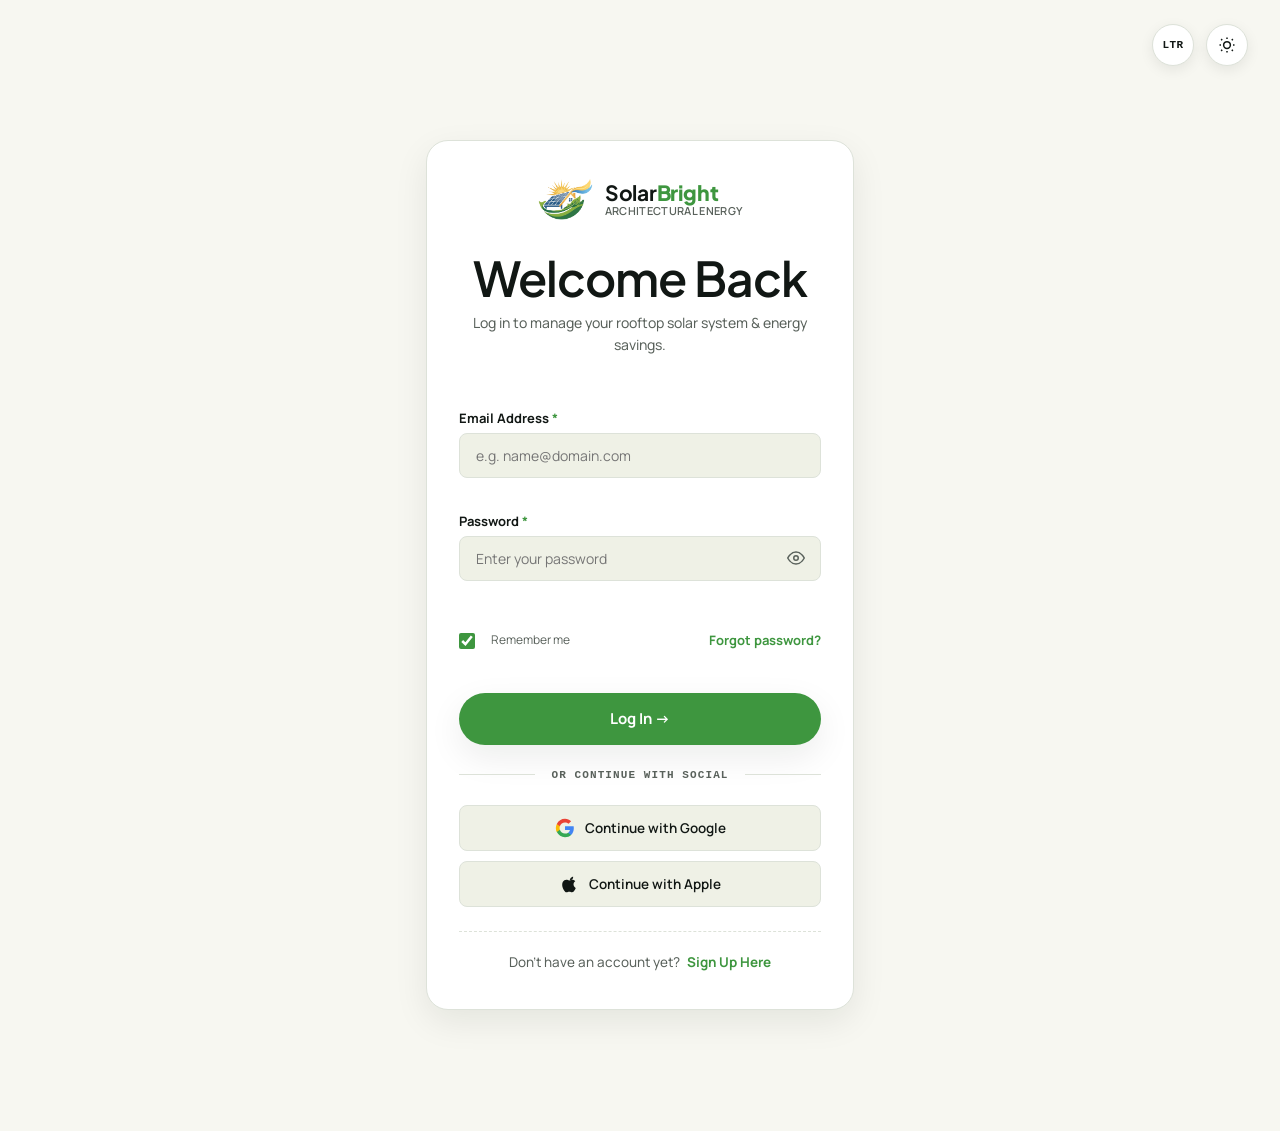
<file: login.html>
<!DOCTYPE html>
<html lang="en">
<head>
<meta charset="UTF-8">
<meta name="viewport" content="width=device-width, initial-scale=1.0">
<title>Log In — SolarBright Rooftop Energy</title>
<meta name="description" content="Log in to your SolarBright account to access your solar rooftop dashboard, system monitoring, savings reports, and support.">
<link rel="icon" type="image/png" href="assets/images/logo.png">
<link rel="preconnect" href="https://fonts.googleapis.com">
<link href="https://fonts.googleapis.com/css2?family=Manrope:wght@400;500;600;700;800&family=Plus+Jakarta+Sans:wght@400;500;600;700;800&display=swap" rel="stylesheet">
<script>
  (function(){
    var t = localStorage.getItem("solarbright-theme") || localStorage.getItem("theme") || "light";
    var d = localStorage.getItem("solarbright-dir") || localStorage.getItem("dir") || "ltr";
    document.documentElement.setAttribute("data-theme", t);
    document.documentElement.setAttribute("dir", d);
  })();
</script>
<link rel="stylesheet" href="css/styles.css">
</head>
<body data-theme="light" class="page-auth">

<!-- FLOATING TOP-RIGHT THEME & RTL CONTROLS -->
<div class="auth-floating-actions">
  <button class="rtl-toggle" id="rtlToggle" aria-label="Toggle RTL / LTR layout" title="Toggle RTL / LTR layout">
    <span class="rtl-label">LTR</span>
  </button>
  <button class="theme-toggle" id="themeToggle" aria-label="Toggle dark mode" aria-pressed="false">
    <svg class="icon-sun" width="18" height="18" viewBox="0 0 24 24" fill="none" stroke="currentColor" stroke-width="2"><circle cx="12" cy="12" r="4.5"/><path d="M12 2v2M12 20v2M4.2 4.2l1.4 1.4M18.4 18.4l1.4 1.4M2 12h2M20 12h2M4.2 19.8l1.4-1.4M18.4 5.6l1.4-1.4"/></svg>
    <svg class="icon-moon" width="18" height="18" viewBox="0 0 24 24" fill="none" stroke="currentColor" stroke-width="2"><path d="M20 14.5A8.5 8.5 0 1 1 9.5 4a6.5 6.5 0 0 0 10.5 10.5Z"/></svg>
  </button>
</div>

<main id="auth-main">
  <section class="auth-section">
    <div class="container">
      <div class="auth-card-wrapper">
        <div class="auth-card">
          <div class="auth-header text-center">
            <a href="index.html" class="auth-brand-logo">
              <img src="assets/images/logo.png" alt="SolarBright Logo" class="brand-logo-img">
              <span class="brand-text">
                <span class="brand-name">Solar<strong>Bright</strong></span>
                <span class="brand-tag">Architectural Energy</span>
              </span>
            </a>
            <h1 class="auth-title">Welcome Back</h1>
            <p class="auth-subtitle">Log in to manage your rooftop solar system &amp; energy savings.</p>
          </div>

          <!-- EMAIL / PASSWORD FORM -->
          <form id="loginForm" class="auth-form" onsubmit="event.preventDefault();">
            <div class="form-field">
              <label for="loginEmail">Email Address <span>*</span></label>
              <input type="email" id="loginEmail" placeholder="e.g. name@domain.com" required>
            </div>

            <div class="form-field">
              <label for="loginPassword">Password <span>*</span></label>
              <div class="password-input-wrapper">
                <input type="password" id="loginPassword" placeholder="Enter your password" required>
                <button type="button" class="btn-toggle-password" aria-label="Toggle password visibility">
                  <svg class="eye-open" width="18" height="18" viewBox="0 0 24 24" fill="none" stroke="currentColor" stroke-width="2"><path d="M1 12s4-8 11-8 11 8 11 8-4 8-11 8-11-8-11-8z"/><circle cx="12" cy="12" r="3"/></svg>
                  <svg class="eye-closed" width="18" height="18" viewBox="0 0 24 24" fill="none" stroke="currentColor" stroke-width="2" style="display:none;"><path d="M17.94 17.94A10.07 10.07 0 0 1 12 20c-7 0-11-8-11-8a18.45 18.45 0 0 1 5.06-5.94M9.9 4.24A9.12 9.12 0 0 1 12 4c7 0 11 8 11 8a18.5 18.5 0 0 1-2.16 3.19m-6.72-1.07a3 3 0 1 1-4.24-4.24"/><line x1="1" y1="1" x2="23" y2="23"/></svg>
                </button>
              </div>
            </div>

            <div class="auth-options-row">
              <label class="custom-checkbox">
                <input type="checkbox" id="rememberMe" checked>
                <span class="checkmark"></span>
                <span class="label-text">Remember me</span>
              </label>
              <a href="#" class="forgot-link" id="forgotPasswordBtn">Forgot password?</a>
            </div>

            <button type="submit" class="btn btn-primary btn-block auth-submit-btn" id="loginSubmitBtn">
              Log In →
            </button>

            <div class="auth-alert success" id="loginSuccessAlert" style="display:none;">
              ✓ Authentication successful. Redirecting to your dashboard...
            </div>
          </form>

          <!-- THIRD PARTY LOGIN BUTTONS REARRANGED AFTER LOGIN BUTTON -->
          <div class="auth-divider">
            <span>OR CONTINUE WITH SOCIAL</span>
          </div>

          <div class="social-auth-grid">
            <button type="button" class="btn-social btn-google" id="googleLoginBtn">
              <svg width="20" height="20" viewBox="0 0 24 24" aria-hidden="true">
                <path fill="#4285F4" d="M22.56 12.25c0-.78-.07-1.53-.2-2.25H12v4.26h5.92c-.26 1.37-1.04 2.53-2.21 3.31v2.77h3.57c2.08-1.92 3.28-4.74 3.28-8.09z"/>
                <path fill="#34A853" d="M12 23c2.97 0 5.46-.98 7.28-2.66l-3.57-2.77c-.98.66-2.23 1.06-3.71 1.06-2.86 0-5.29-1.93-6.16-4.53H2.18v2.84C3.99 20.53 7.7 23 12 23z"/>
                <path fill="#FBBC05" d="M5.84 14.09c-.22-.66-.35-1.36-.35-2.09s.13-1.43.35-2.09V7.06H2.18C1.43 8.55 1 10.22 1 12s.43 3.45 1.18 4.94l2.85-2.22.81-.63z"/>
                <path fill="#EA4335" d="M12 5.38c1.62 0 3.06.56 4.21 1.64l3.15-3.15C17.45 2.09 14.97 1 12 1 7.7 1 3.99 3.47 2.18 7.06l3.66 2.84c.87-2.6 3.3-4.52 6.16-4.52z"/>
              </svg>
              <span>Continue with Google</span>
            </button>

            <button type="button" class="btn-social btn-apple" id="appleLoginBtn">
              <svg width="20" height="20" viewBox="0 0 24 24" fill="currentColor" aria-hidden="true">
                <path d="M18.71 19.5c-.83 1.24-1.71 2.45-3.05 2.47-1.34.03-1.77-.79-3.29-.79-1.53 0-2 .77-3.27.82-1.31.05-2.3-1.32-3.14-2.53C4.25 17 2.94 12.45 4.7 9.39c.87-1.52 2.43-2.48 4.12-2.51 1.28-.02 2.5.87 3.29.87.78 0 2.26-1.07 3.81-.91.65.03 2.47.26 3.64 1.98-.09.06-2.17 1.28-2.15 3.81.03 3.02 2.65 4.03 2.68 4.04-.03.07-.42 1.44-1.38 2.83M15.97 6.32c.67-.82 1.13-1.97.99-3.12-1 .04-2.2.67-2.9 1.49-.63.73-1.18 1.91-1.03 3.03 1.12.09 2.26-.57 2.94-1.4"/>
              </svg>
              <span>Continue with Apple</span>
            </button>
          </div>

          <div class="auth-footer text-center">
            <p>Don't have an account yet? <a href="signup.html" class="auth-switch-link">Sign Up Here</a></p>
          </div>
        </div>
      </div>
    </div>
  </section>
</main>

<script src="js/main.js"></script>
</body>
</html>
</file>
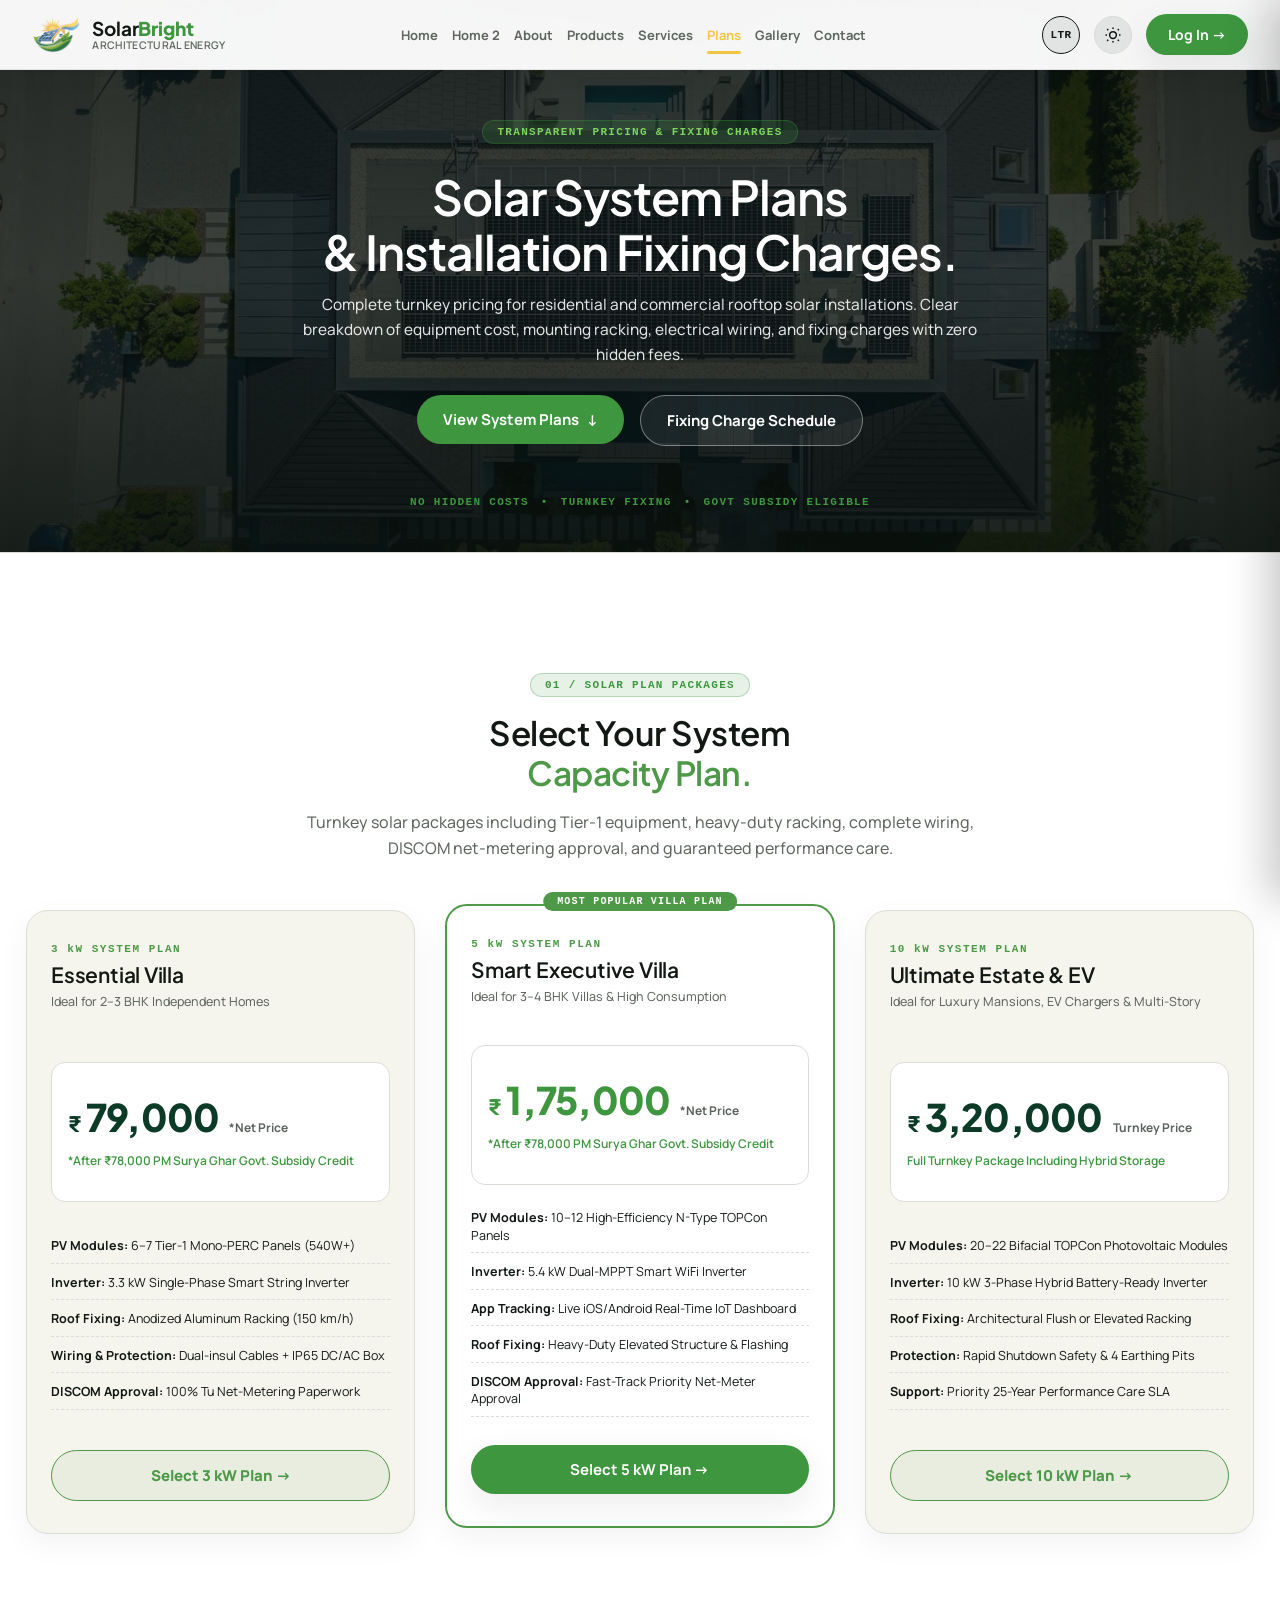
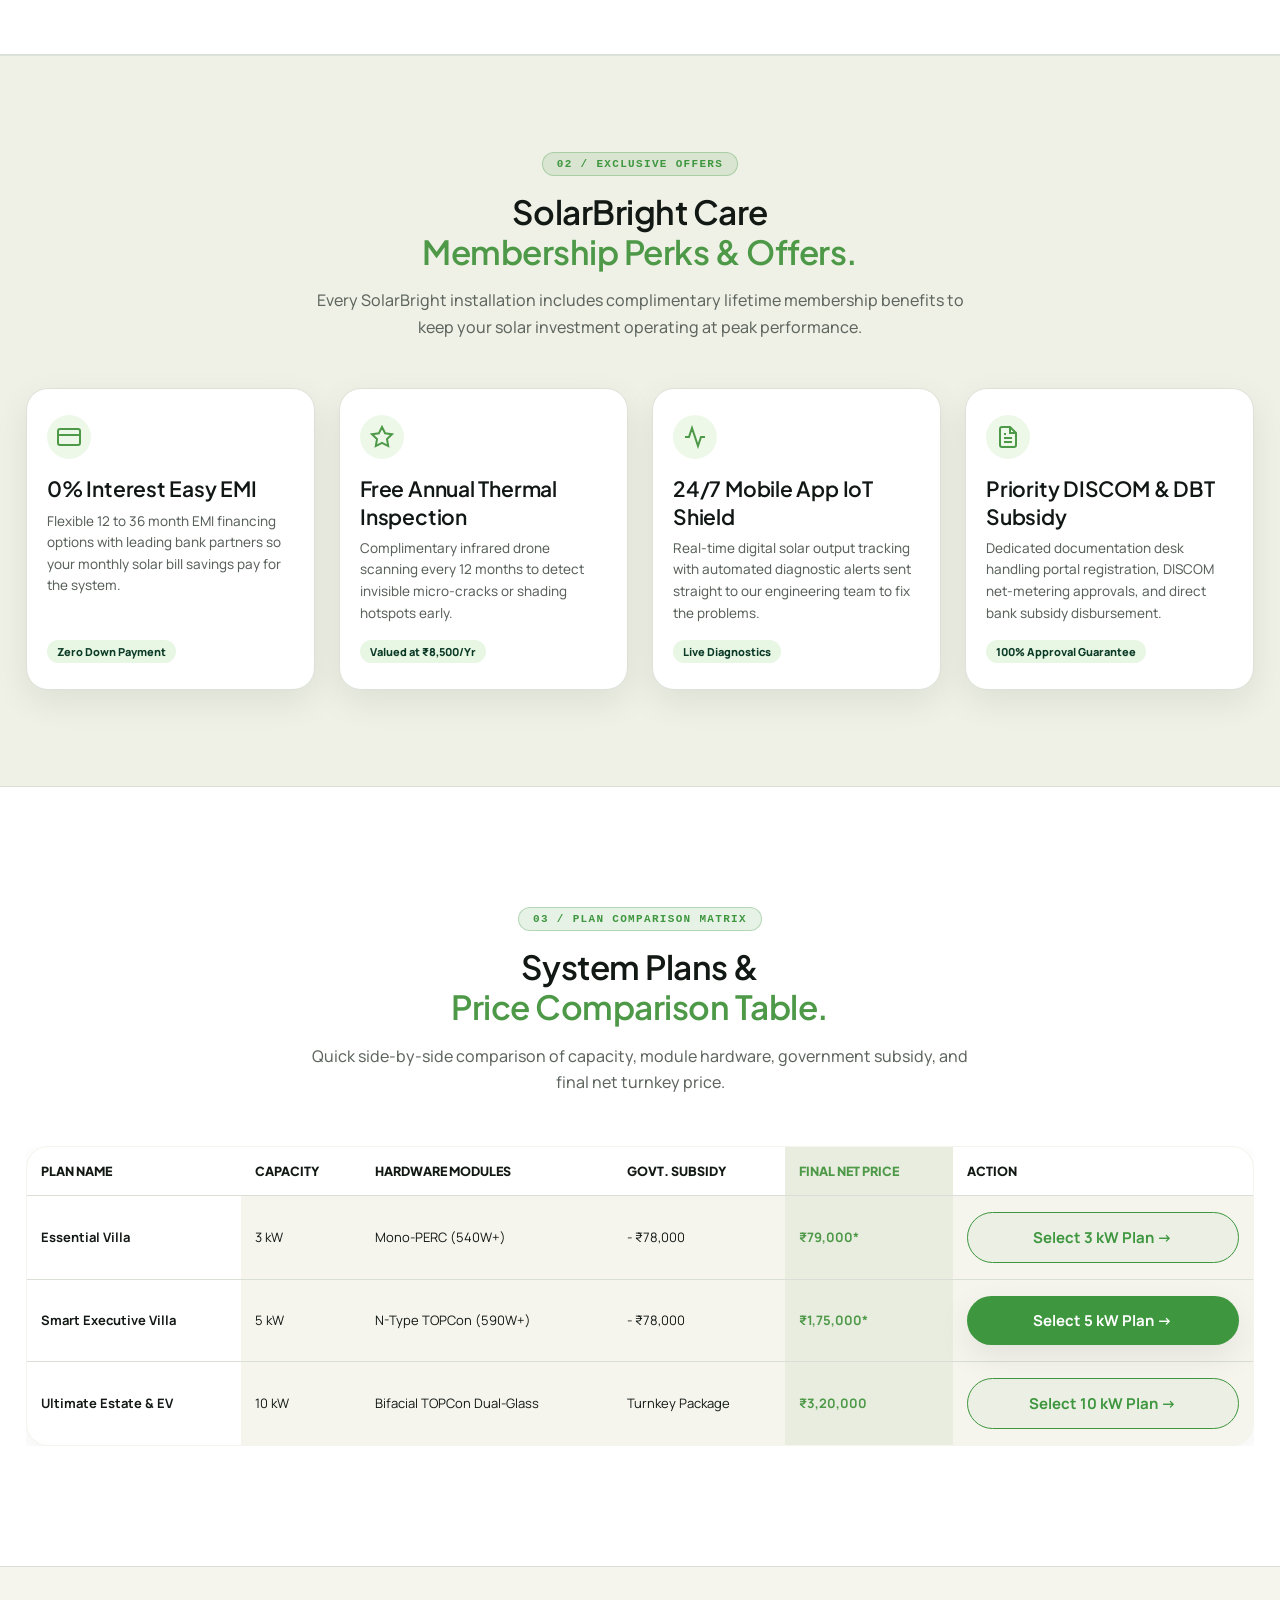
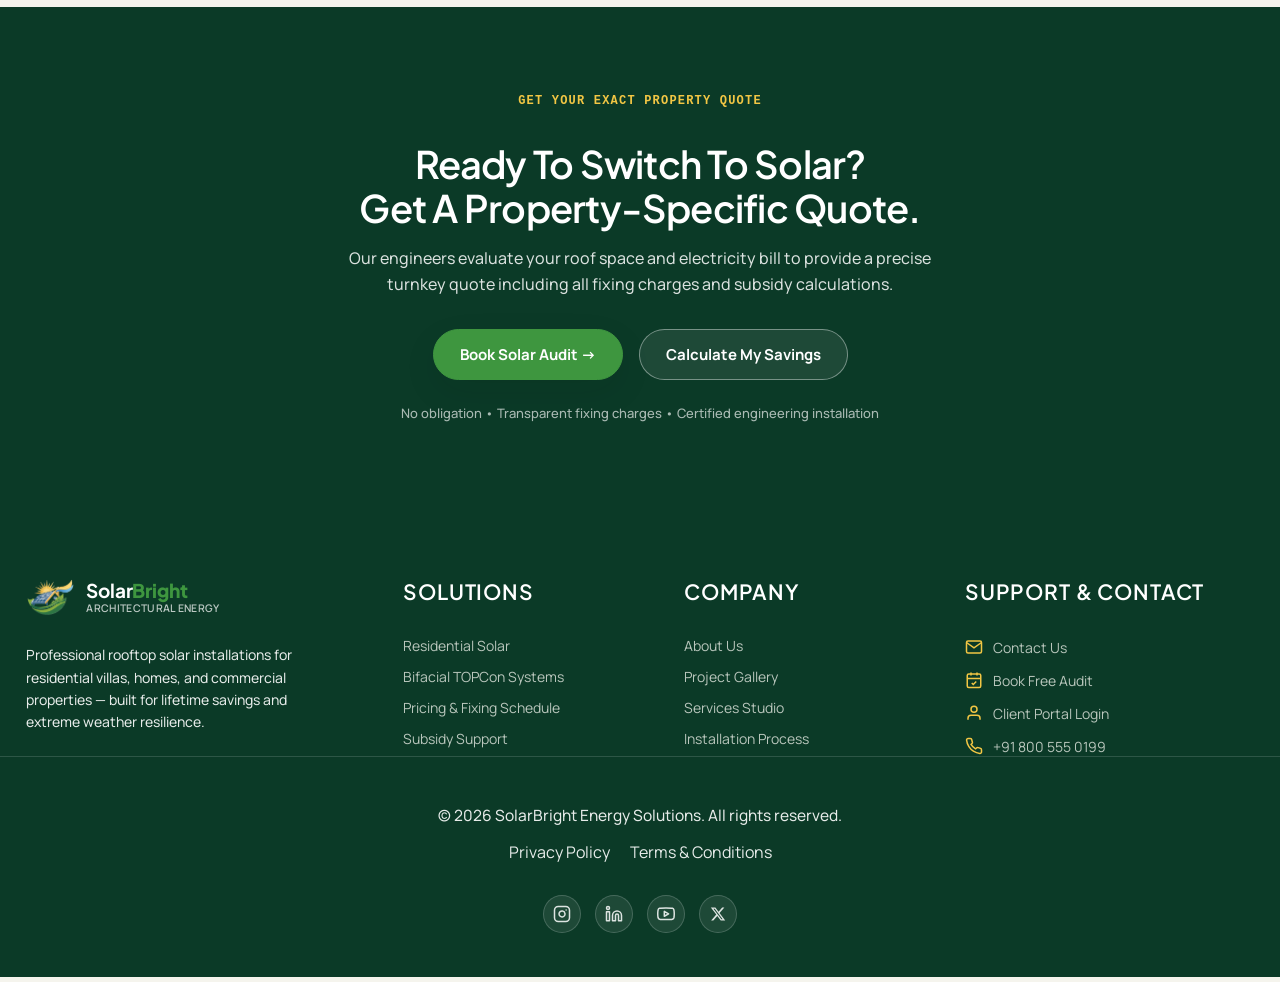
<file: plans.html>
<!DOCTYPE html>
<html lang="en">
<head>
<meta charset="UTF-8">
<meta name="viewport" content="width=device-width, initial-scale=1.0">
<title>SolarBright — System Plans &amp; Pricing</title>
<meta name="description" content="View transparent turnkey residential rooftop solar plans, capacity pricing (3kW to 10kW), itemized fixing charges, and government subsidy calculations.">
<link rel="icon" type="image/png" href="assets/images/logo.png">
<link rel="preconnect" href="https://fonts.googleapis.com">
<link href="https://fonts.googleapis.com/css2?family=Manrope:wght@400;500;600;700;800&family=Plus+Jakarta+Sans:wght@400;500;600;700;800&display=swap" rel="stylesheet">
<script>
  (function(){
    var t = localStorage.getItem("solarbright-theme") || localStorage.getItem("theme") || "light";
    var d = localStorage.getItem("solarbright-dir") || localStorage.getItem("dir") || "ltr";
    document.documentElement.setAttribute("data-theme", t);
    document.documentElement.setAttribute("dir", d);
  })();
</script>
<link rel="stylesheet" href="css/styles.css">
</head>
<body data-theme="light" class="page-plans">

<!-- ============ HEADER ============ -->
<header class="site-header pl-header" id="siteHeader">
  <div class="header-inner pl-header-inner">
    <a href="index.html" class="brand">
      <img src="assets/images/logo.png" alt="SolarBright Logo" class="brand-logo-img">
      <span class="brand-text">
        <span class="brand-name">Solar<strong>Bright</strong></span>
        <span class="brand-tag">Architectural Energy</span>
      </span>
    </a>

    <nav class="main-nav pl-nav" aria-label="Primary">
      <a href="index.html" class="nav-link">Home</a>
      <a href="home2.html" class="nav-link">Home 2</a>
      <a href="about.html" class="nav-link">About</a>
      <a href="products.html" class="nav-link">Products</a>
      <a href="services.html" class="nav-link">Services</a>
      <a href="plans.html" class="nav-link active">Plans</a>
      <a href="gallery.html" class="nav-link">Gallery</a>
      <a href="contact.html" class="nav-link">Contact</a>
    </nav>

    <div class="header-actions">
      <button class="rtl-toggle" id="rtlToggle" aria-label="Toggle RTL / LTR layout" title="Toggle RTL / LTR layout">
        <span class="rtl-label">LTR</span>
      </button>
      <button class="theme-toggle" id="themeToggle" aria-label="Toggle dark mode" aria-pressed="false">
        <svg class="icon-sun" width="18" height="18" viewBox="0 0 24 24" fill="none" stroke="currentColor" stroke-width="2"><circle cx="12" cy="12" r="4.5"/><path d="M12 2v2M12 20v2M4.2 4.2l1.4 1.4M18.4 18.4l1.4 1.4M2 12h2M20 12h2M4.2 19.8l1.4-1.4M18.4 5.6l1.4-1.4"/></svg>
        <svg class="icon-moon" width="18" height="18" viewBox="0 0 24 24" fill="none" stroke="currentColor" stroke-width="2"><path d="M20 14.5A8.5 8.5 0 1 1 9.5 4a6.5 6.5 0 0 0 10.5 10.5Z"/></svg>
      </button>
      <a href="login.html" class="btn btn-primary btn-header pl-btn-header">Log In →</a>
      <button class="hamburger" id="hamburgerBtn" aria-label="Open menu" aria-expanded="false" aria-controls="mobileMenu">
        <span></span><span></span><span></span>
      </button>
    </div>
  </div>
</header>

<!-- ============ MOBILE MENU ============ -->
<div class="mobile-menu" id="mobileMenu" aria-hidden="true">
  <div class="mobile-menu-header">
    <a href="index.html" class="brand">
      <img src="assets/images/logo.png" alt="SolarBright Logo" class="brand-logo-img">
      <span class="brand-text">
        <span class="brand-name">Solar<strong>Bright</strong></span>
        <span class="brand-tag">Architectural Energy</span>
      </span>
    </a>
    <button class="mobile-menu-close" id="mobileMenuCloseBtn" aria-label="Close menu">&times;</button>
  </div>
  
  <nav aria-label="Mobile Navigation">
    <a href="index.html" class="mobile-link">Home</a>
    <a href="home2.html" class="mobile-link">Home 2</a>
    <a href="about.html" class="mobile-link">About</a>
    <a href="products.html" class="mobile-link">Products</a>
    <a href="services.html" class="mobile-link">Services</a>
    <a href="plans.html" class="mobile-link active">Plans</a>
    <a href="gallery.html" class="mobile-link">Gallery</a>
    <a href="contact.html" class="mobile-link">Contact</a>
  </nav>

  <div class="mobile-menu-footer">
    <div class="mobile-toggles-row">
      <button class="rtl-toggle" id="mobileRtlToggle" aria-label="Toggle RTL / LTR layout" title="Toggle RTL / LTR layout">
        <span class="rtl-label">LTR</span>
      </button>
      <button class="theme-toggle" id="mobileThemeToggle" aria-label="Toggle dark mode" aria-pressed="false">
        <svg class="icon-sun" width="18" height="18" viewBox="0 0 24 24" fill="none" stroke="currentColor" stroke-width="2"><circle cx="12" cy="12" r="4.5"/><path d="M12 2v2M12 20v2M4.2 4.2l1.4 1.4M18.4 18.4l1.4 1.4M2 12h2M20 12h2M4.2 19.8l1.4-1.4M18.4 5.6l1.4-1.4"/></svg>
        <svg class="icon-moon" width="18" height="18" viewBox="0 0 24 24" fill="none" stroke="currentColor" stroke-width="2"><path d="M20 14.5A8.5 8.5 0 1 1 9.5 4a6.5 6.5 0 0 0 10.5 10.5Z"/></svg>
      </button>
    </div>
    <a href="login.html" class="btn btn-primary btn-block">Log In →</a>
  </div>
</div>
<div class="mobile-menu-backdrop" id="mobileMenuBackdrop"></div>

<main id="plans-main">

  <!-- ============ HERO — PRICING & FIXING CHARGES ============ -->
  <section class="pl-hero">
    <div class="pl-hero-media">
      <img src="assets/images/home2-roof-plan.jpg" alt="Solar system plan roof diagram" loading="eager">
      <div class="pl-hero-scrim"></div>
    </div>
    <div class="container pl-hero-container text-center" data-reveal>
      <span class="pl-tech-label">TRANSPARENT PRICING &amp; FIXING CHARGES</span>
      <h1 class="pl-hero-heading">
        Solar System Plans<br>
        &amp; Installation
        <span class="pl-highlight">Fixing Charges.</span>
      </h1>
      <p class="pl-hero-sub">Complete turnkey pricing for residential and commercial rooftop solar installations. Clear breakdown of equipment cost, mounting racking, electrical wiring, and fixing charges with zero hidden fees.</p>
      
      <div class="pl-hero-ctas">
        <a href="#plans-grid" class="btn btn-primary pl-btn-green">View System Plans <span class="arrow">↓</span></a>
        <a href="#fixing-breakdown" class="btn btn-secondary pl-btn-light">Fixing Charge Schedule</a>
      </div>

      <div class="pl-hero-meta">
        <span>NO HIDDEN COSTS</span> • <span>TURNKEY FIXING</span> • <span>GOVT SUBSIDY ELIGIBLE</span>
      </div>
    </div>
  </section>

  <!-- ============ SYSTEM PLANS & PRICING GRID (3 CARDS) ============ -->
  <section class="pl-section pl-plans-grid-section" id="plans-grid">
    <div class="container">
      <div class="pl-section-header" data-reveal>
        <span class="pl-section-label">01 / SOLAR PLAN PACKAGES</span>
        <h2 class="pl-editorial-heading">
          Select Your System<br>
          <span class="pl-highlight">Capacity Plan.</span>
        </h2>
        <p class="pl-section-desc">Turnkey solar packages including Tier-1 equipment, heavy-duty racking, complete wiring, DISCOM net-metering approval, and guaranteed performance care.</p>
      </div>

      <div class="pl-plans-pricing-grid3" data-reveal>
        
        <!-- PLAN 01: 3 kW -->
        <div class="pl-price-card">
          <div class="card-top">
            <span class="plan-capacity">3 kW SYSTEM PLAN</span>
            <h3>Essential Villa</h3>
            <p class="plan-suitability">Ideal for 2–3 BHK Independent Homes</p>
          </div>

          <div class="card-pricing-block">
            <div class="price-net-hero">
              <span class="currency">₹</span><span class="val">79,000</span><span class="tag">*Net Price</span>
            </div>
            <div class="price-subsidy-note">
              *After ₹78,000 PM Surya Ghar Govt. Subsidy Credit
            </div>
          </div>

          <ul class="plan-features-list">
            <li><strong>PV Modules:</strong> 6–7 Tier-1 Mono-PERC Panels (540W+)</li>
            <li><strong>Inverter:</strong> 3.3 kW Single-Phase Smart String Inverter</li>
            <li><strong>Roof Fixing:</strong> Anodized Aluminum Racking (150 km/h)</li>
            <li><strong>Wiring &amp; Protection:</strong> Dual-insul Cables + IP65 DC/AC Box</li>
            <li><strong>DISCOM Approval:</strong> 100% Tu Net-Metering Paperwork</li>
          </ul>

          <a href="contact.html#contact-form" class="btn btn-outline btn-block">Select 3 kW Plan →</a>
        </div>

        <!-- PLAN 02: 5 kW (FEATURED) -->
        <div class="pl-price-card featured">
          <span class="popular-tag">MOST POPULAR VILLA PLAN</span>
          <div class="card-top">
            <span class="plan-capacity">5 kW SYSTEM PLAN</span>
            <h3>Smart Executive Villa</h3>
            <p class="plan-suitability">Ideal for 3–4 BHK Villas &amp; High Consumption</p>
          </div>

          <div class="card-pricing-block">
            <div class="price-net-hero highlight">
              <span class="currency">₹</span><span class="val">1,75,000</span><span class="tag">*Net Price</span>
            </div>
            <div class="price-subsidy-note">
              *After ₹78,000 PM Surya Ghar Govt. Subsidy Credit
            </div>
          </div>

          <ul class="plan-features-list">
            <li><strong>PV Modules:</strong> 10–12 High-Efficiency N-Type TOPCon Panels</li>
            <li><strong>Inverter:</strong> 5.4 kW Dual-MPPT Smart WiFi Inverter</li>
            <li><strong>App Tracking:</strong> Live iOS/Android Real-Time IoT Dashboard</li>
            <li><strong>Roof Fixing:</strong> Heavy-Duty Elevated Structure &amp; Flashing</li>
            <li><strong>DISCOM Approval:</strong> Fast-Track Priority Net-Meter Approval</li>
          </ul>

          <a href="contact.html#contact-form" class="btn btn-primary pr-btn-green btn-block">Select 5 kW Plan →</a>
        </div>

        <!-- PLAN 03: 10 kW -->
        <div class="pl-price-card">
          <div class="card-top">
            <span class="plan-capacity">10 kW SYSTEM PLAN</span>
            <h3>Ultimate Estate &amp; EV</h3>
            <p class="plan-suitability">Ideal for Luxury Mansions, EV Chargers &amp; Multi-Story</p>
          </div>

          <div class="card-pricing-block">
            <div class="price-net-hero">
              <span class="currency">₹</span><span class="val">3,20,000</span><span class="tag">Turnkey Price</span>
            </div>
            <div class="price-subsidy-note">
              Full Turnkey Package Including Hybrid Storage
            </div>
          </div>

          <ul class="plan-features-list">
            <li><strong>PV Modules:</strong> 20–22 Bifacial TOPCon Photovoltaic Modules</li>
            <li><strong>Inverter:</strong> 10 kW 3-Phase Hybrid Battery-Ready Inverter</li>
            <li><strong>Roof Fixing:</strong> Architectural Flush or Elevated Racking</li>
            <li><strong>Protection:</strong> Rapid Shutdown Safety &amp; 4 Earthing Pits</li>
            <li><strong>Support:</strong> Priority 25-Year Performance Care SLA</li>
          </ul>

          <a href="contact.html#contact-form" class="btn btn-outline btn-block">Select 10 kW Plan →</a>
        </div>

      </div>
    </div>
  </section>

  <!-- ============ SOLARBRIGHT CARE MEMBERSHIP OFFERS ============ -->
  <section class="pl-section pl-membership-section" id="membership">
    <div class="container">
      <div class="pl-section-header" data-reveal>
        <span class="pl-section-label">02 / EXCLUSIVE OFFERS</span>
        <h2 class="pl-editorial-heading">
          SolarBright Care<br>
          <span class="pl-highlight">Membership Perks &amp; Offers.</span>
        </h2>
        <p class="pl-section-desc">Every SolarBright installation includes complimentary lifetime membership benefits to keep your solar investment operating at peak performance.</p>
      </div>

      <div class="pl-membership-grid" data-reveal>
        <div class="pl-member-card">
          <div class="pl-m-icon">
            <svg width="24" height="24" viewBox="0 0 24 24" fill="none" stroke="var(--h2-green)" stroke-width="2"><rect x="1" y="4" width="22" height="16" rx="2" ry="2"/><line x1="1" y1="10" x2="23" y2="10"/></svg>
          </div>
          <h4>0% Interest Easy EMI</h4>
          <p>Flexible 12 to 36 month EMI financing options with leading bank partners so your monthly solar bill savings pay for the system.</p>
          <span class="pl-m-tag">Zero Down Payment</span>
        </div>

        <div class="pl-member-card">
          <div class="pl-m-icon">
            <svg width="24" height="24" viewBox="0 0 24 24" fill="none" stroke="var(--h2-green)" stroke-width="2"><polygon points="12 2 15.09 8.26 22 9.27 17 14.14 18.18 21.02 12 17.77 5.82 21.02 7 14.14 2 9.27 8.91 8.26 12 2"/></svg>
          </div>
          <h4>Free Annual Thermal Inspection</h4>
          <p>Complimentary infrared drone scanning every 12 months to detect invisible micro-cracks or shading hotspots early.</p>
          <span class="pl-m-tag">Valued at ₹8,500/Yr</span>
        </div>

        <div class="pl-member-card">
          <div class="pl-m-icon">
            <svg width="24" height="24" viewBox="0 0 24 24" fill="none" stroke="var(--h2-green)" stroke-width="2"><path d="M22 12h-4l-3 9L9 3l-3 9H2"/></svg>
          </div>
          <h4>24/7 Mobile App IoT Shield</h4>
          <p>Real-time digital solar output tracking with automated diagnostic alerts sent straight to our engineering team to fix the problems.</p>
          <span class="pl-m-tag">Live Diagnostics</span>
        </div>

        <div class="pl-member-card">
          <div class="pl-m-icon">
            <svg width="24" height="24" viewBox="0 0 24 24" fill="none" stroke="var(--h2-green)" stroke-width="2"><path d="M14 2H6a2 2 0 0 0-2 2v16a2 2 0 0 0 2 2h12a2 2 0 0 0 2-2V8z"/><polyline points="14 2 14 8 20 8"/><line x1="16" y1="13" x2="8" y2="13"/><line x1="16" y1="17" x2="8" y2="17"/><polyline points="10 9 9 9 8 9"/></svg>
          </div>
          <h4>Priority DISCOM &amp; DBT Subsidy</h4>
          <p>Dedicated documentation desk handling portal registration, DISCOM net-metering approvals, and direct bank subsidy disbursement.</p>
          <span class="pl-m-tag">100% Approval Guarantee</span>
        </div>
      </div>
    </div>
  </section>

  <!-- ============ PRICING & PLAN COMPARISON TABLE ============ -->
  <section class="pl-section pl-comparison-section" id="comparison">
    <div class="container">
      <div class="pl-section-header" data-reveal>
        <span class="pl-section-label">03 / PLAN COMPARISON MATRIX</span>
        <h2 class="pl-editorial-heading">
          System Plans &amp;<br>
          <span class="pl-highlight">Price Comparison Table.</span>
        </h2>
        <p class="pl-section-desc">Quick side-by-side comparison of capacity, module hardware, government subsidy, and final net turnkey price.</p>
      </div>

      <div class="pl-comparison-board-wrapper" data-reveal>
        <table class="pl-comparison-table">
          <thead>
            <tr>
              <th class="col-feature">PLAN NAME</th>
              <th>CAPACITY</th>
              <th>HARDWARE MODULES</th>
              <th>GOVT. SUBSIDY</th>
              <th class="col-highlight">FINAL NET PRICE</th>
              <th>ACTION</th>
            </tr>
          </thead>
          <tbody>
            <tr>
              <td class="col-feature">Essential Villa</td>
              <td data-label="Capacity">3 kW</td>
              <td data-label="Hardware Modules">Mono-PERC (540W+)</td>
              <td data-label="Govt. Subsidy">- ₹78,000</td>
              <td class="col-highlight" data-label="Final Net Price"><strong>₹79,000*</strong></td>
              <td data-label="Action"><a href="contact.html#contact-form" class="btn btn-outline btn-sm btn-block">Select 3 kW Plan →</a></td>
            </tr>
            <tr>
              <td class="col-feature">Smart Executive Villa</td>
              <td data-label="Capacity">5 kW</td>
              <td data-label="Hardware Modules">N-Type TOPCon (590W+)</td>
              <td data-label="Govt. Subsidy">- ₹78,000</td>
              <td class="col-highlight" data-label="Final Net Price"><strong>₹1,75,000*</strong></td>
              <td data-label="Action"><a href="contact.html#contact-form" class="btn btn-primary pr-btn-green btn-sm btn-block">Select 5 kW Plan →</a></td>
            </tr>
            <tr>
              <td class="col-feature">Ultimate Estate &amp; EV</td>
              <td data-label="Capacity">10 kW</td>
              <td data-label="Hardware Modules">Bifacial TOPCon Dual-Glass</td>
              <td data-label="Govt. Subsidy">Turnkey Package</td>
              <td class="col-highlight" data-label="Final Net Price"><strong>₹3,20,000</strong></td>
              <td data-label="Action"><a href="contact.html#contact-form" class="btn btn-outline btn-sm btn-block">Select 10 kW Plan →</a></td>
            </tr>
          </tbody>
        </table>
      </div>
    </div>
  </section>

  <!-- ============ FINAL CTA ============ -->
  <section class="pl-final-cta">
    <div class="container pl-cta-container" data-reveal>
      <span class="pl-cta-tag">GET YOUR EXACT PROPERTY QUOTE</span>
      <h2 class="pl-cta-heading">
        Ready To Switch To Solar?<br>
        Get A Property-Specific Quote.
      </h2>
      <p class="pl-cta-sub">Our engineers evaluate your roof space and electricity bill to provide a precise turnkey quote including all fixing charges and subsidy calculations.</p>

      <div class="pl-cta-actions">
        <a href="contact.html#contact-form" class="btn btn-primary pl-btn-green btn-lg">Book Solar Audit →</a>
        <a href="index.html#savings" class="btn btn-secondary pl-btn-light btn-lg">Calculate My Savings</a>
      </div>

      <div class="pl-trust-note">
        No obligation • Transparent fixing charges • Certified engineering installation
      </div>
    </div>
  </section>

</main>

<!-- ============ FOOTER ============ -->
<footer class="site-footer" id="about">
  <div class="container footer-grid">
    <div class="footer-col footer-brand">
      <a href="index.html" class="brand">
        <img src="assets/images/logo.png" alt="SolarBright Logo" class="brand-logo-img">
        <span class="brand-text">
          <span class="brand-name">Solar<strong>Bright</strong></span>
          <span class="brand-tag">Architectural Energy</span>
        </span>
      </a>
      <p class="footer-desc">Professional rooftop solar installations for residential villas, homes, and commercial properties — built for lifetime savings and extreme weather resilience.</p>
    </div>

    <div class="footer-col">
      <h4>Solutions</h4>
      <a href="products.html">Residential Solar</a>
      <a href="products.html">Bifacial TOPCon Systems</a>
      <a href="plans.html">Pricing &amp; Fixing Schedule</a>
      <a href="plans.html">Subsidy Support</a>
    </div>

    <div class="footer-col">
      <h4>Company</h4>
      <a href="about.html">About Us</a>
      <a href="gallery.html">Project Gallery</a>
      <a href="services.html">Services Studio</a>
      <a href="index.html#process">Installation Process</a>
    </div>

    <div class="footer-col footer-contact-col">
      <h4>Support &amp; Contact</h4>
      <a href="contact.html" class="footer-contact-link">
        <svg class="footer-contact-icon" width="18" height="18" viewBox="0 0 24 24" fill="none" stroke="currentColor" stroke-width="2"><path d="M4 4h16c1.1 0 2 .9 2 2v12c0 1.1-.9 2-2 2H4c-1.1 0-2-.9-2-2V6c0-1.1.9-2 2-2z"/><polyline points="22,6 12,13 2,6"/></svg>
        <span>Contact Us</span>
      </a>
      <a href="contact.html" class="footer-contact-link">
        <svg class="footer-contact-icon" width="18" height="18" viewBox="0 0 24 24" fill="none" stroke="currentColor" stroke-width="2"><rect x="3" y="4" width="18" height="18" rx="2" ry="2"/><line x1="16" y1="2" x2="16" y2="6"/><line x1="8" y1="2" x2="8" y2="6"/><line x1="3" y1="10" x2="21" y2="10"/><polyline points="9 16 11 18 15 14"/></svg>
        <span>Book Free Audit</span>
      </a>
      <a href="login.html" class="footer-contact-link">
        <svg class="footer-contact-icon" width="18" height="18" viewBox="0 0 24 24" fill="none" stroke="currentColor" stroke-width="2"><path d="M20 21v-2a4 4 0 0 0-4-4H8a4 4 0 0 0-4 4v2"/><circle cx="12" cy="7" r="4"/></svg>
        <span>Client Portal Login</span>
      </a>
      <a href="tel:+918005550199" class="footer-contact-link">
        <svg class="footer-contact-icon" width="18" height="18" viewBox="0 0 24 24" fill="none" stroke="currentColor" stroke-width="2"><path d="M22 16.92v3a2 2 0 0 1-2.18 2 19.79 19.79 0 0 1-8.63-3.07 19.5 19.5 0 0 1-6-6 19.79 19.79 0 0 1-3.07-8.67A2 2 0 0 1 4.11 2h3a2 2 0 0 1 2 1.72 12.84 12.84 0 0 0 .7 2.81 2 2 0 0 1-.45 2.11L8.09 9.91a16 16 0 0 0 6 6l1.27-1.27a2 2 0 0 1 2.11-.45 12.84 12.84 0 0 0 2.81.7A2 2 0 0 1 22 16.92z"/></svg>
        <span>+91 800 555 0199</span>
      </a>
    </div>
  </div>

  <div class="container footer-bottom">
    <p>© <span id="year"></span> SolarBright Energy Solutions. All rights reserved.</p>
    <div class="footer-legal">
      <a href="#">Privacy Policy</a>
      <a href="#">Terms &amp; Conditions</a>
    </div>
    <div class="footer-social" aria-label="Social links">
      <a href="#" aria-label="Instagram" class="footer-social-icon" title="Instagram">
        <svg width="18" height="18" viewBox="0 0 24 24" fill="none" stroke="currentColor" stroke-width="2" stroke-linecap="round" stroke-linejoin="round"><rect x="2" y="2" width="20" height="20" rx="5" ry="5"/><path d="M16 11.37A4 4 0 1 1 12.63 8 4 4 0 0 1 16 11.37z"/><line x1="17.5" y1="6.5" x2="17.51" y2="6.5"/></svg>
      </a>
      <a href="#" aria-label="LinkedIn" class="footer-social-icon" title="LinkedIn">
        <svg width="18" height="18" viewBox="0 0 24 24" fill="none" stroke="currentColor" stroke-width="2" stroke-linecap="round" stroke-linejoin="round"><path d="M16 8a6 6 0 0 1 6 6v7h-4v-7a2 2 0 0 0-2-2 2 2 0 0 0-2 2v7h-4v-7a6 6 0 0 1 6-6z"/><rect x="2" y="9" width="4" height="12"/><circle cx="4" cy="4" r="2"/></svg>
      </a>
      <a href="#" aria-label="YouTube" class="footer-social-icon" title="YouTube">
        <svg width="18" height="18" viewBox="0 0 24 24" fill="none" stroke="currentColor" stroke-width="2" stroke-linecap="round" stroke-linejoin="round"><path d="M22.54 6.42a2.78 2.78 0 0 0-1.94-2C18.88 4 12 4 12 4s-6.88 0-8.6.46a2.78 2.78 0 0 0-1.94 2A29 29 0 0 0 1 11.75a29 29 0 0 0 .46 5.33A2.78 2.78 0 0 0 3.4 19c1.72.46 8.6.46 8.6.46s6.88 0 8.6-.46a2.78 2.78 0 0 0 1.94-2 29 29 0 0 0 .46-5.25 29 29 0 0 0-.46-5.33z"/><polygon points="9.75 15.02 15.5 11.75 9.75 8.48 9.75 15.02"/></svg>
      </a>
      <a href="#" aria-label="X (Twitter)" class="footer-social-icon" title="X (Twitter)">
        <svg width="16" height="16" viewBox="0 0 24 24" fill="currentColor"><path d="M18.244 2.25h3.308l-7.227 8.26 8.502 11.24H16.17l-5.214-6.817L4.99 21.75H1.68l7.73-8.835L1.254 2.25H8.08l4.713 6.231zm-1.161 17.52h1.833L7.084 4.126H5.117z"/></svg>
      </a>
    </div>
  </div>
</footer>

<script src="js/main.js"></script>
</body>
</html>
</file>
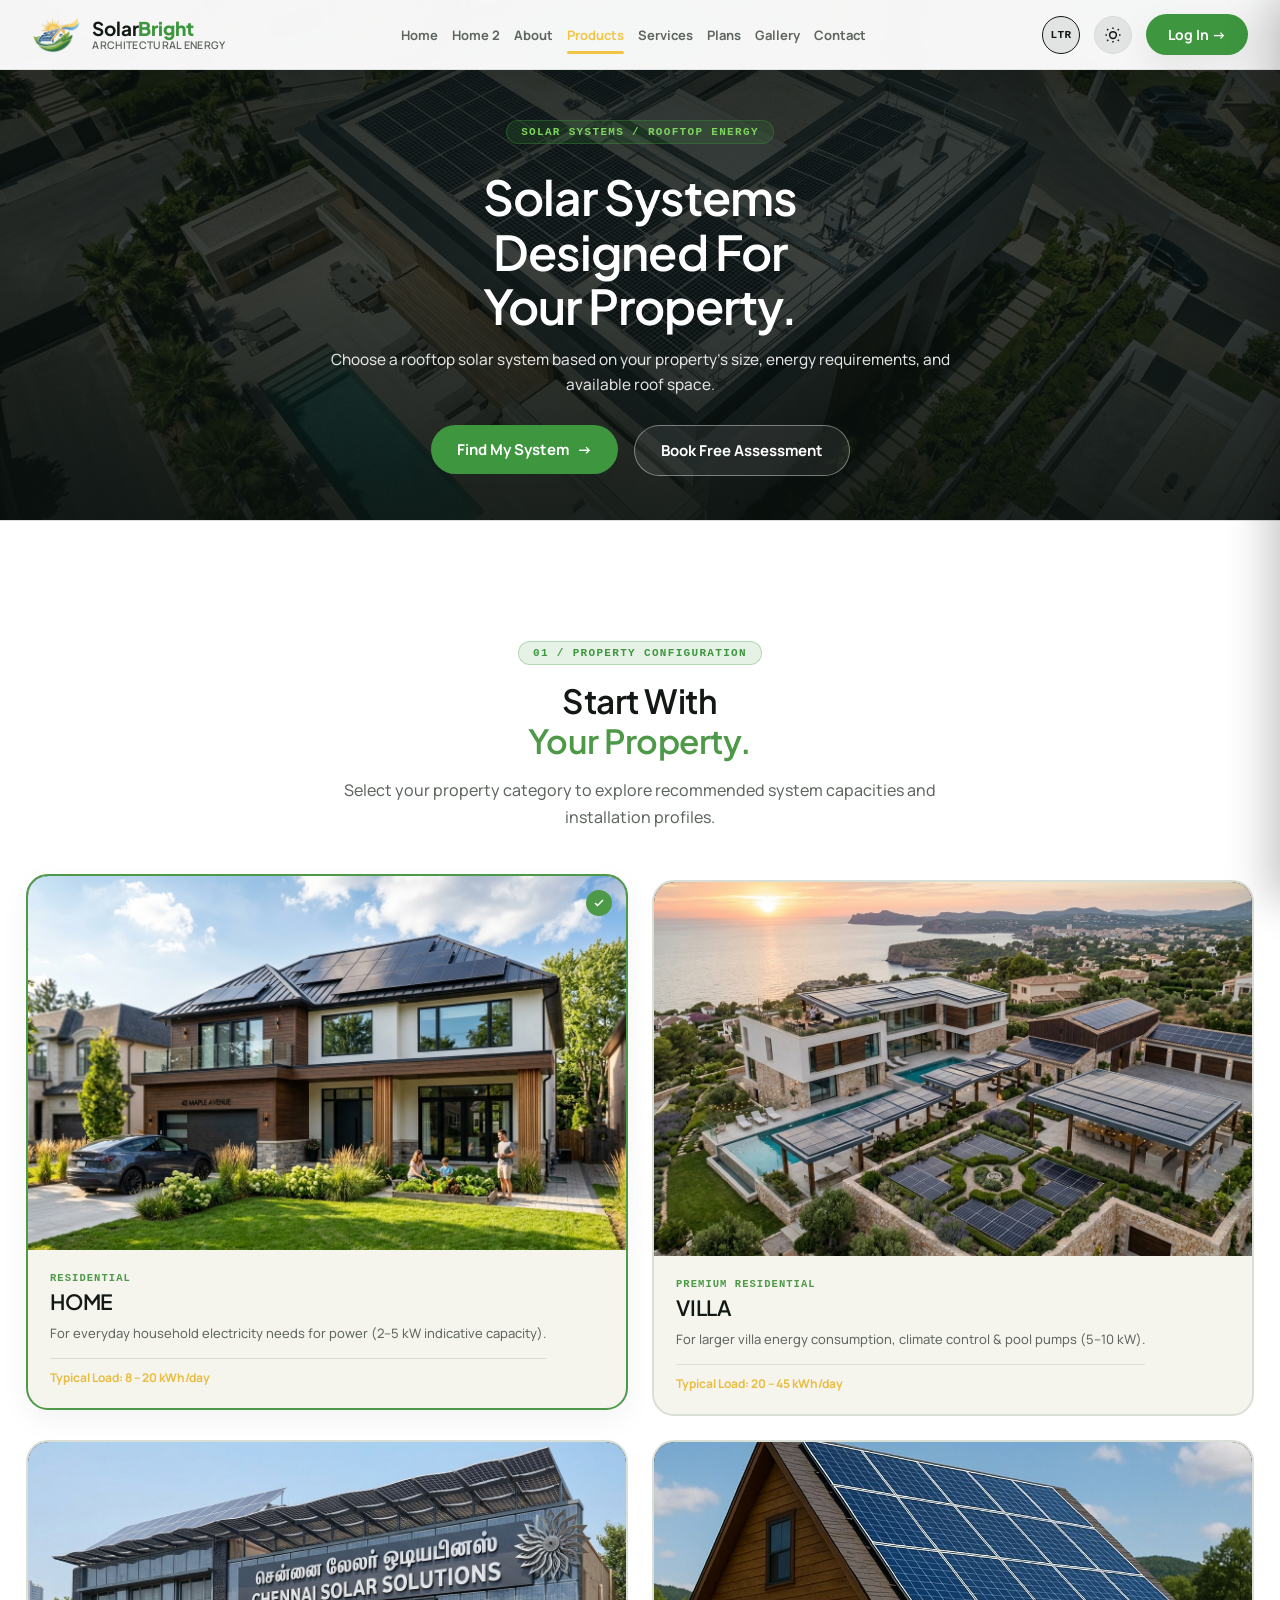
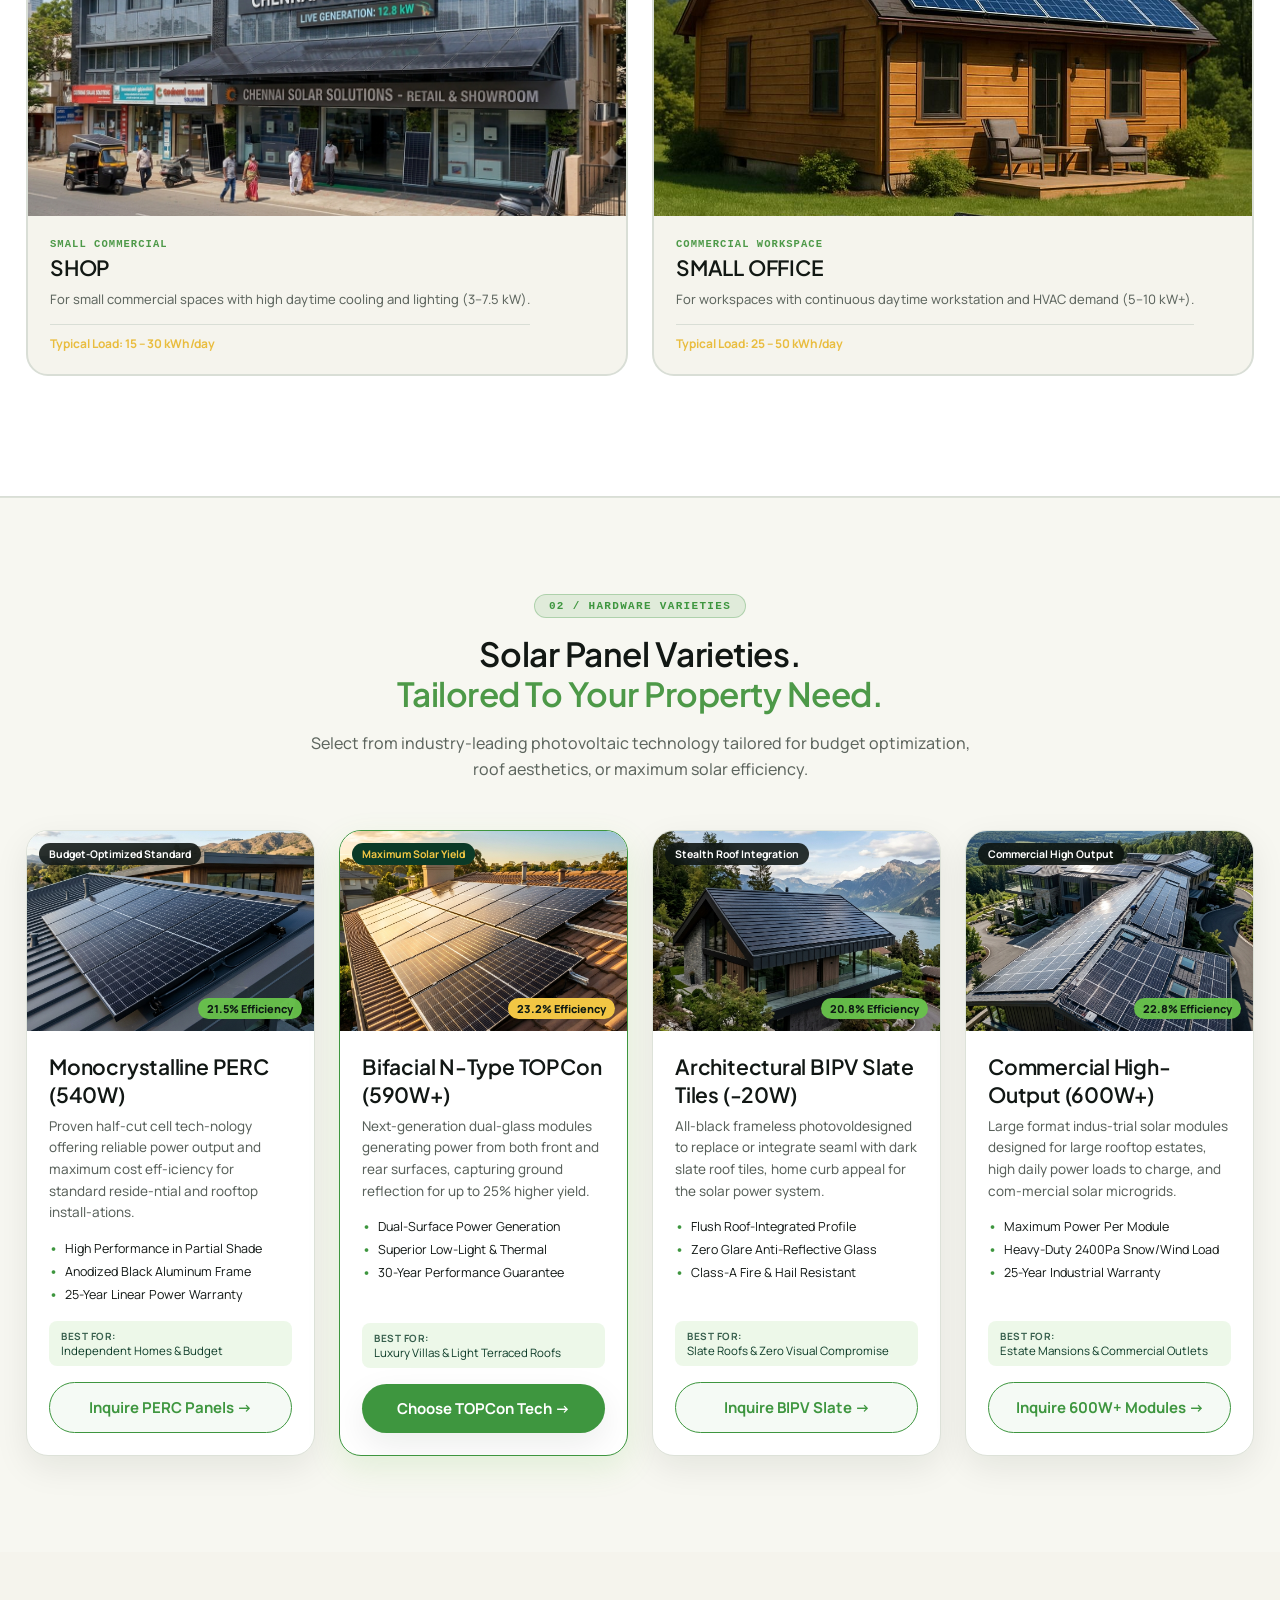
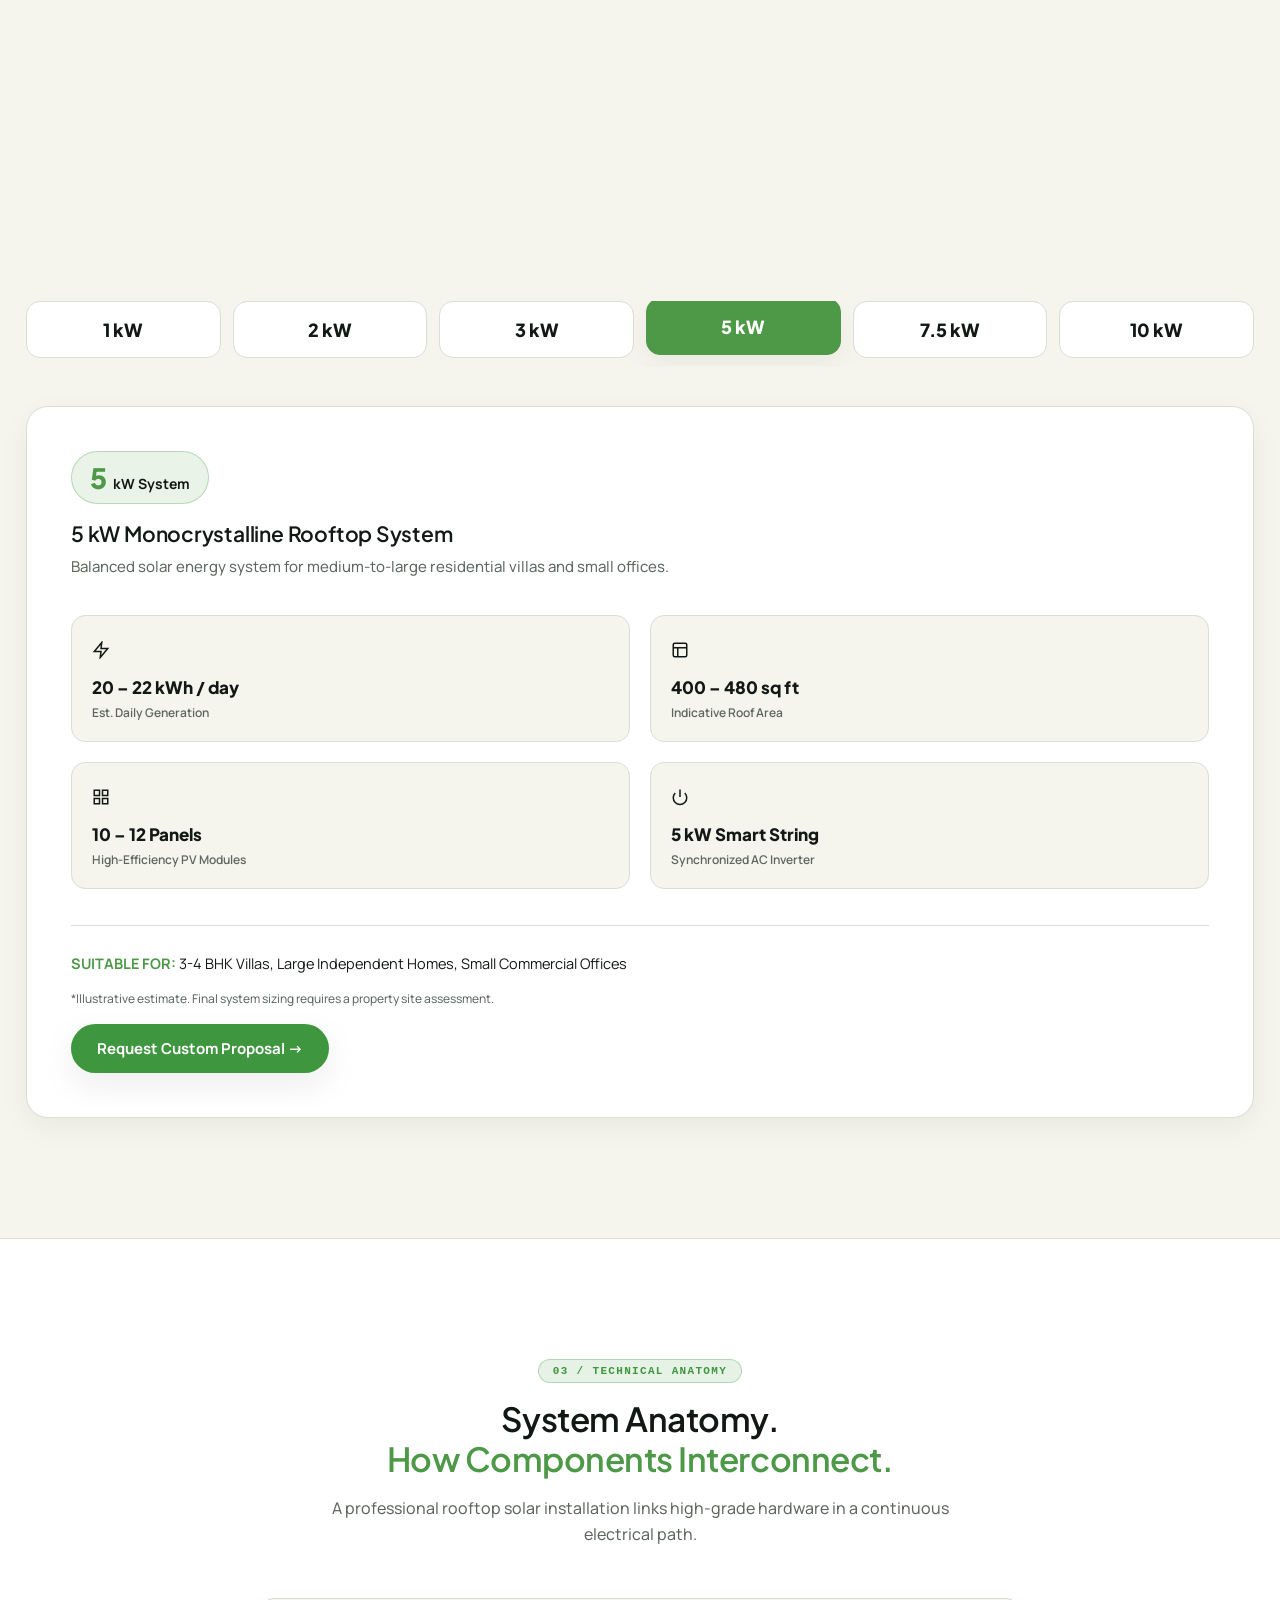
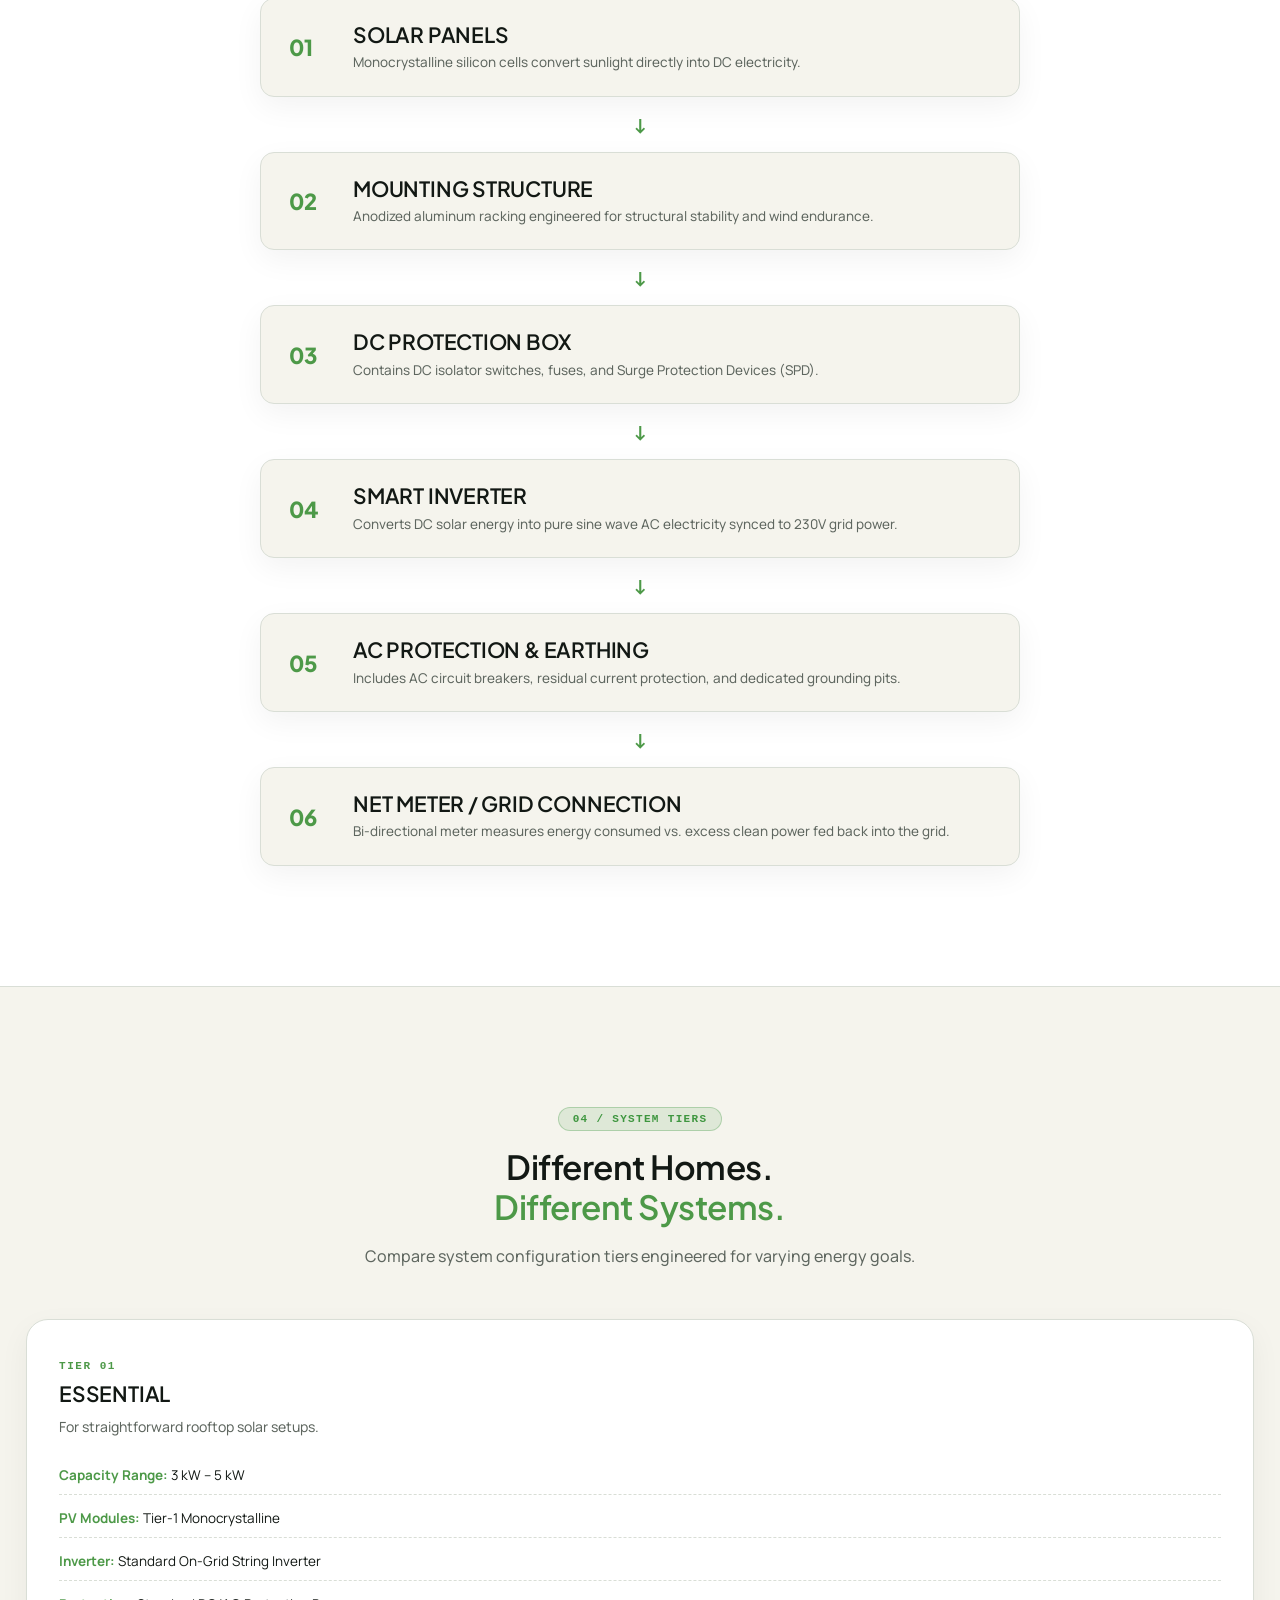
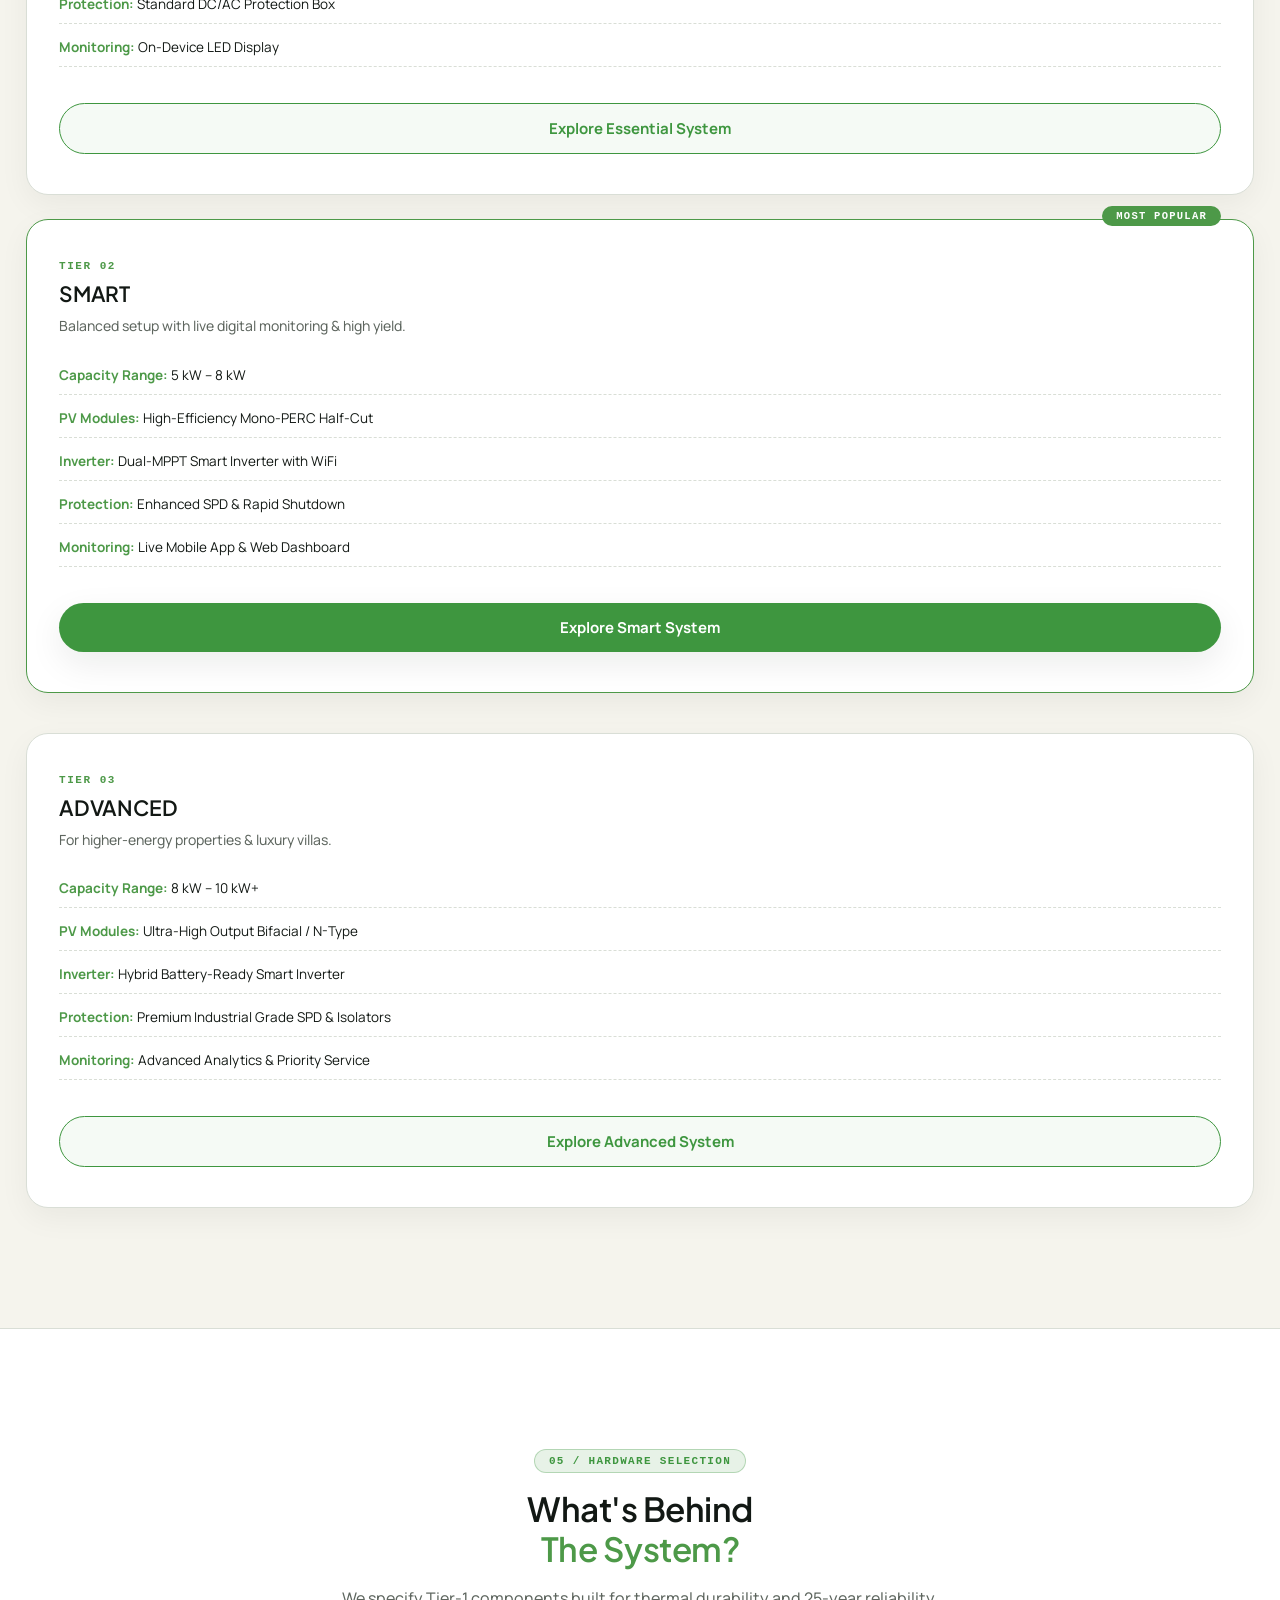
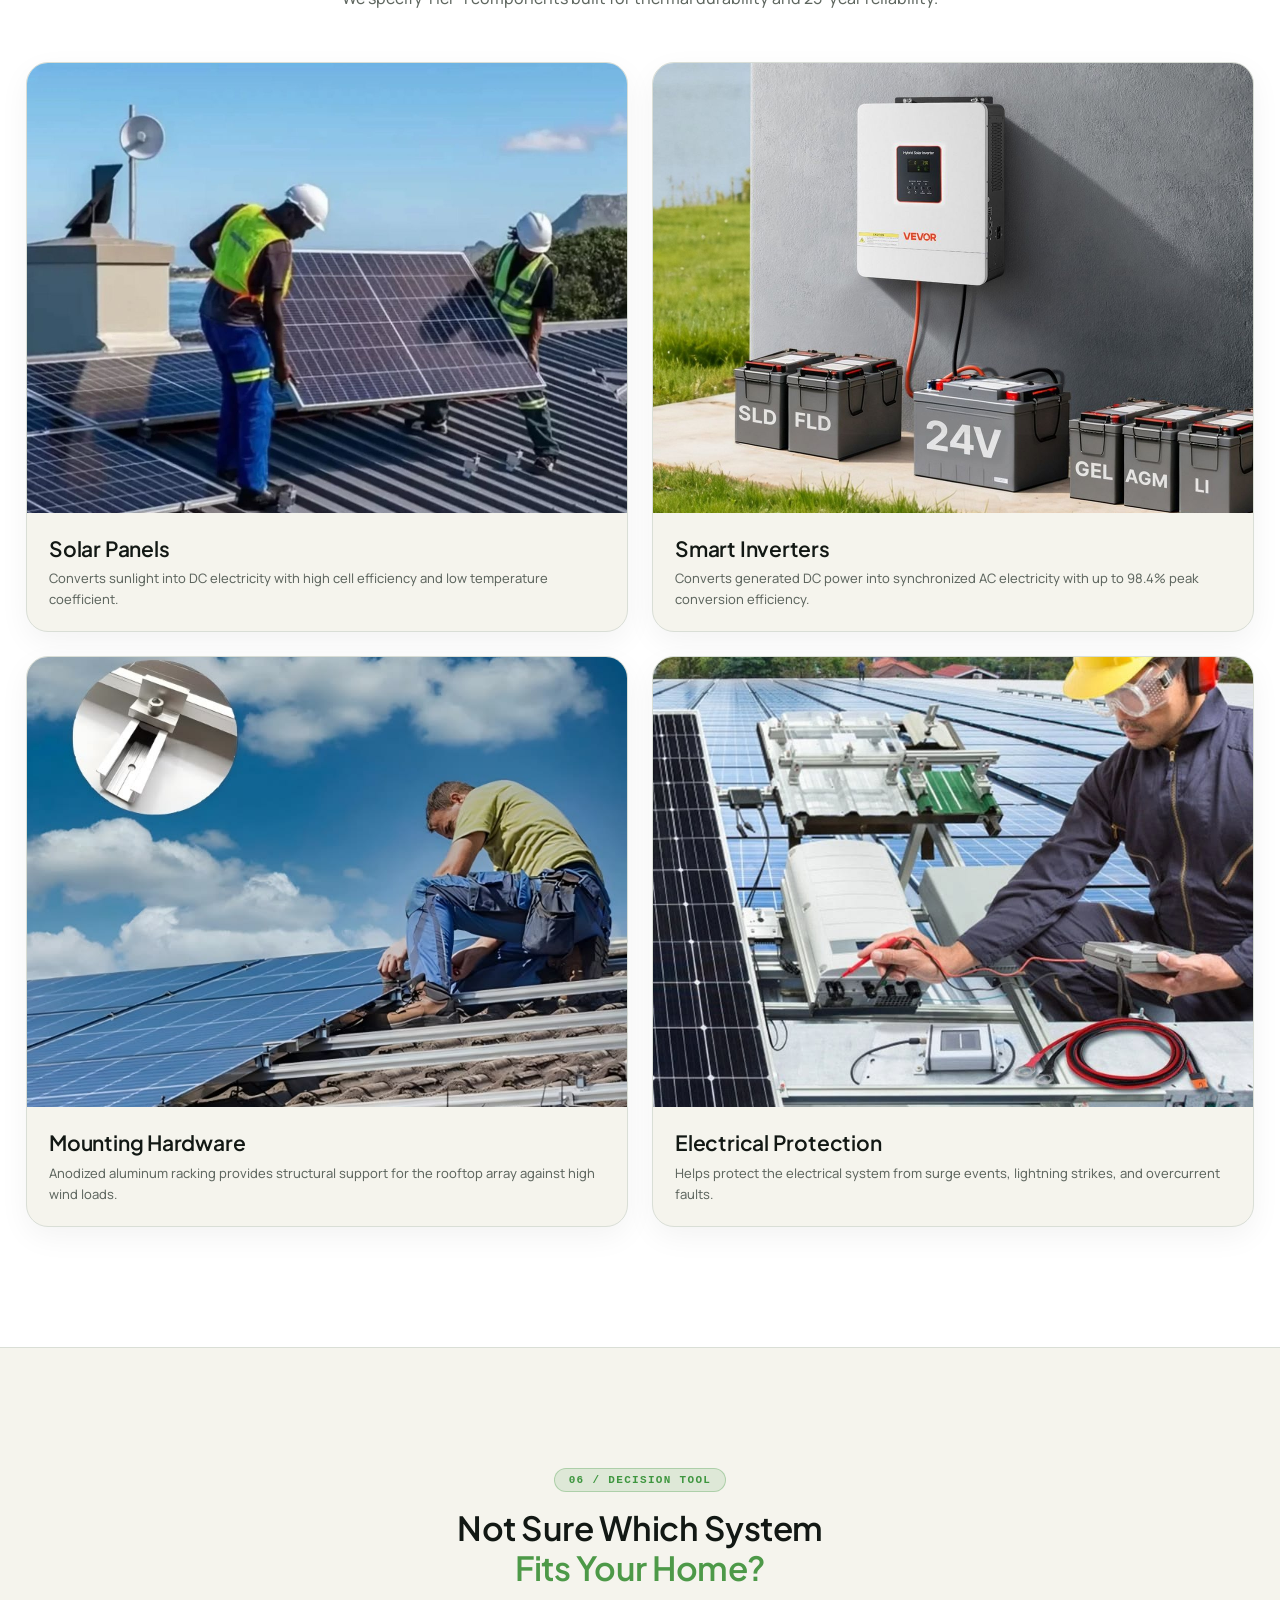
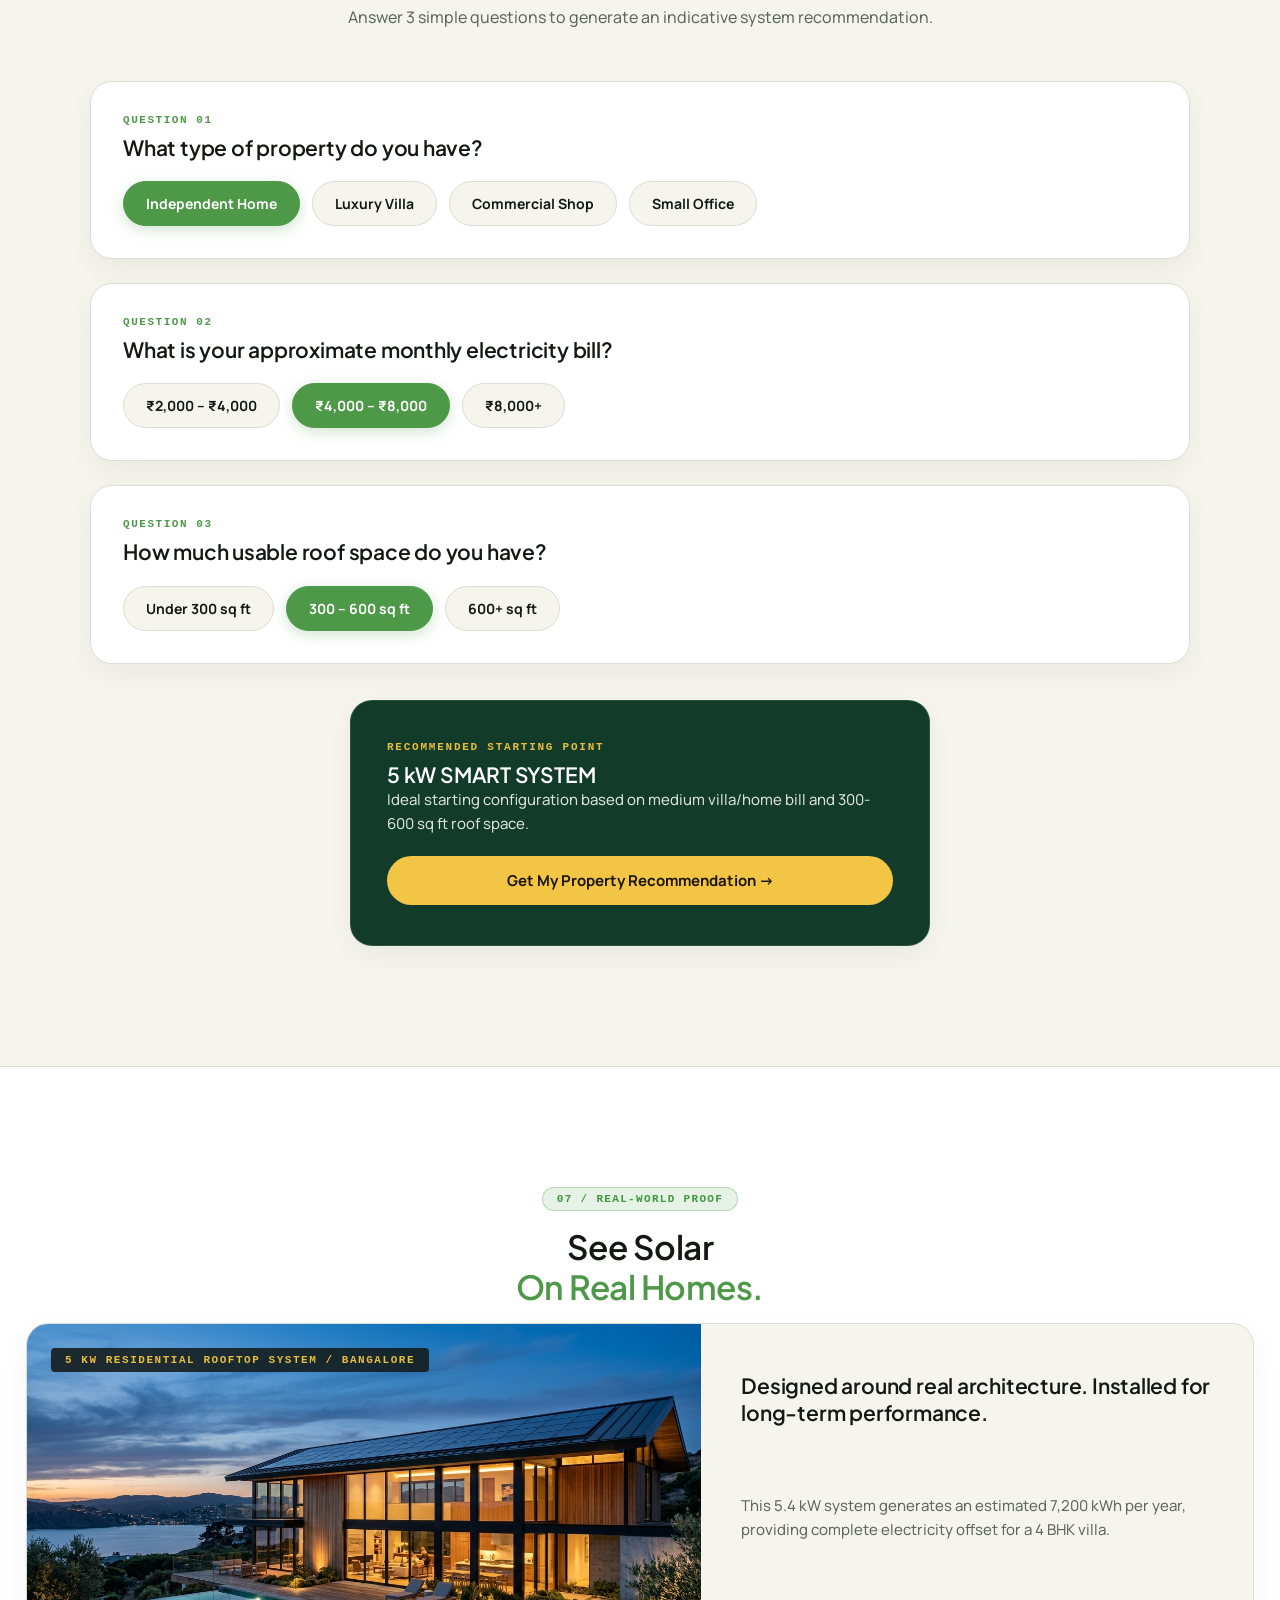
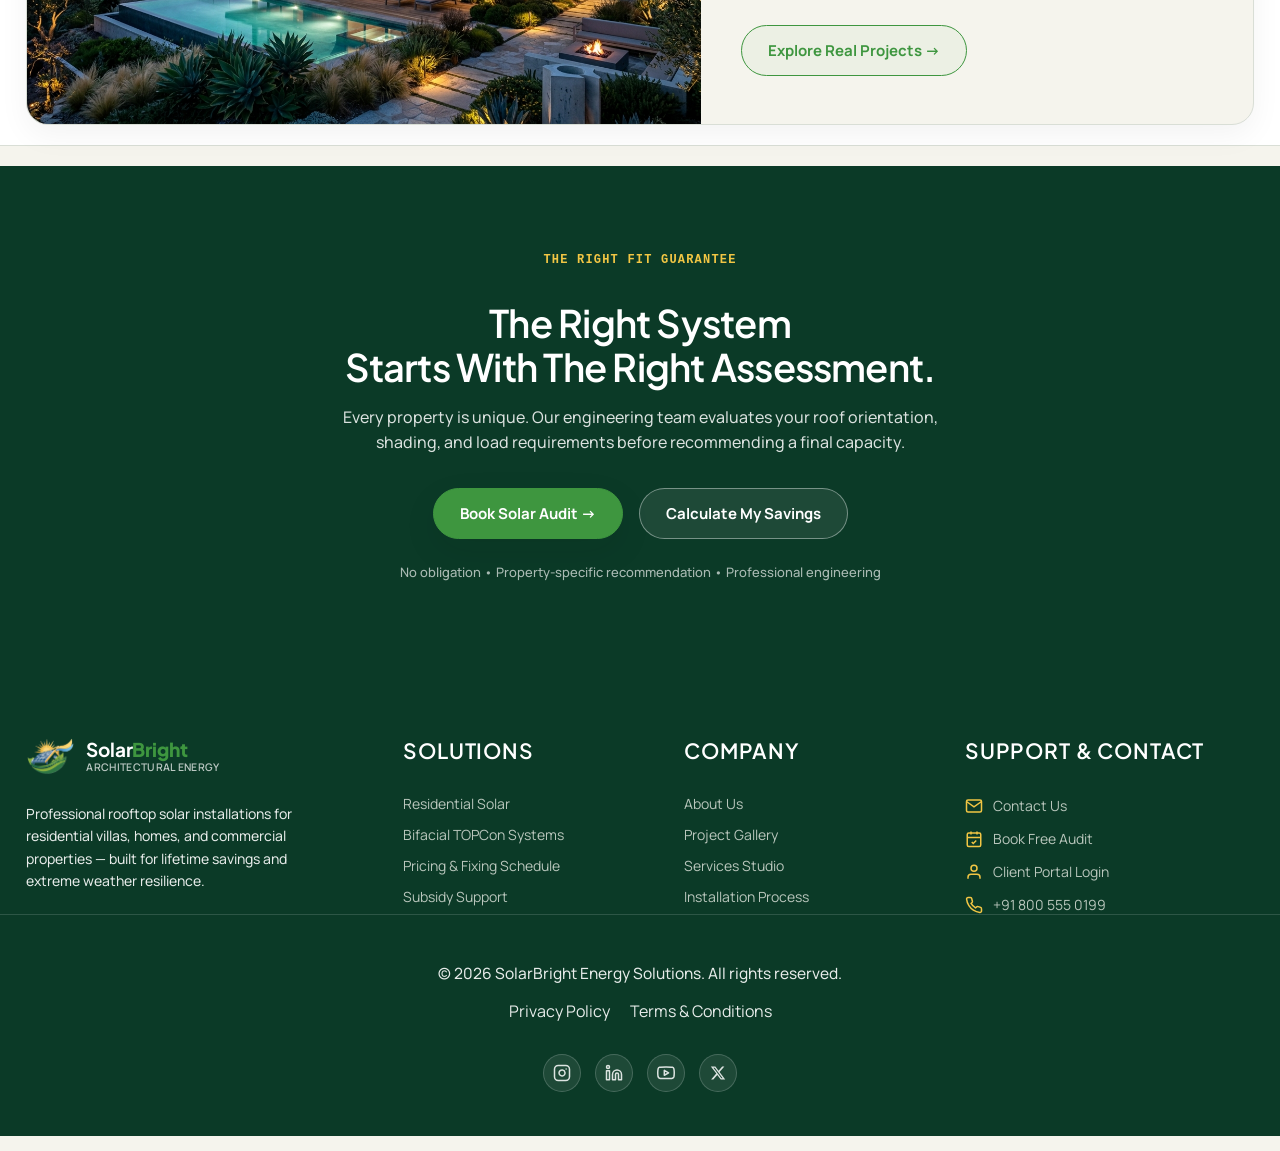
<file: products.html>
<!DOCTYPE html>
<html lang="en">
<head>
<meta charset="UTF-8">
<meta name="viewport" content="width=device-width, initial-scale=1.0">
<title>SolarBright — Solar System Products &amp; Hardware</title>
<meta name="description" content="Explore Tier-1 solar panels, smart WiFi inverters, anodized aluminum racking, and complete system capacities built by SolarBright.">
<link rel="icon" type="image/png" href="assets/images/logo.png">
<link rel="preconnect" href="https://fonts.googleapis.com">
<link href="https://fonts.googleapis.com/css2?family=Manrope:wght@400;500;600;700;800&family=Plus+Jakarta+Sans:wght@400;500;600;700;800&display=swap" rel="stylesheet">
<script>
  (function(){
    var t = localStorage.getItem("solarbright-theme") || localStorage.getItem("theme") || "light";
    var d = localStorage.getItem("solarbright-dir") || localStorage.getItem("dir") || "ltr";
    document.documentElement.setAttribute("data-theme", t);
    document.documentElement.setAttribute("dir", d);
  })();
</script>
<link rel="stylesheet" href="css/styles.css">
</head>
<body data-theme="light" class="page-products">

<!-- ============ HEADER ============ -->
<header class="site-header pr-header" id="siteHeader">
  <div class="header-inner pr-header-inner">
    <a href="index.html" class="brand">
      <img src="assets/images/logo.png" alt="SolarBright Logo" class="brand-logo-img">
      <span class="brand-text">
        <span class="brand-name">Solar<strong>Bright</strong></span>
        <span class="brand-tag">Architectural Energy</span>
      </span>
    </a>

    <nav class="main-nav pr-nav" aria-label="Primary">
      <a href="index.html" class="nav-link">Home</a>
      <a href="home2.html" class="nav-link">Home 2</a>
      <a href="about.html" class="nav-link">About</a>
      <a href="products.html" class="nav-link active">Products</a>
      <a href="services.html" class="nav-link">Services</a>
      <a href="plans.html" class="nav-link">Plans</a>
      <a href="gallery.html" class="nav-link">Gallery</a>
      <a href="contact.html" class="nav-link">Contact</a>
    </nav>

    <div class="header-actions">
      <button class="rtl-toggle" id="rtlToggle" aria-label="Toggle RTL / LTR layout" title="Toggle RTL / LTR layout">
        <span class="rtl-label">LTR</span>
      </button>
      <button class="theme-toggle" id="themeToggle" aria-label="Toggle dark mode" aria-pressed="false">
        <svg class="icon-sun" width="18" height="18" viewBox="0 0 24 24" fill="none" stroke="currentColor" stroke-width="2"><circle cx="12" cy="12" r="4.5"/><path d="M12 2v2M12 20v2M4.2 4.2l1.4 1.4M18.4 18.4l1.4 1.4M2 12h2M20 12h2M4.2 19.8l1.4-1.4M18.4 5.6l1.4-1.4"/></svg>
        <svg class="icon-moon" width="18" height="18" viewBox="0 0 24 24" fill="none" stroke="currentColor" stroke-width="2"><path d="M20 14.5A8.5 8.5 0 1 1 9.5 4a6.5 6.5 0 0 0 10.5 10.5Z"/></svg>
      </button>
      <a href="login.html" class="btn btn-primary btn-header pr-btn-header">Log In →</a>
      <button class="hamburger" id="hamburgerBtn" aria-label="Open menu" aria-expanded="false" aria-controls="mobileMenu">
        <span></span><span></span><span></span>
      </button>
    </div>
  </div>
</header>

<!-- ============ MOBILE MENU ============ -->
<div class="mobile-menu" id="mobileMenu" aria-hidden="true">
  <div class="mobile-menu-header">
    <a href="index.html" class="brand">
      <img src="assets/images/logo.png" alt="SolarBright Logo" class="brand-logo-img">
      <span class="brand-text">
        <span class="brand-name">Solar<strong>Bright</strong></span>
        <span class="brand-tag">Architectural Energy</span>
      </span>
    </a>
    <button class="mobile-menu-close" id="mobileMenuCloseBtn" aria-label="Close menu">&times;</button>
  </div>
  
  <nav aria-label="Mobile Navigation">
    <a href="index.html" class="mobile-link">Home</a>
    <a href="home2.html" class="mobile-link">Home 2</a>
    <a href="about.html" class="mobile-link">About</a>
    <a href="products.html" class="mobile-link active">Products</a>
    <a href="services.html" class="mobile-link">Services</a>
    <a href="plans.html" class="mobile-link">Plans</a>
    <a href="gallery.html" class="mobile-link">Gallery</a>
    <a href="contact.html" class="mobile-link">Contact</a>
  </nav>

  <div class="mobile-menu-footer">
    <div class="mobile-toggles-row">
      <button class="rtl-toggle" id="mobileRtlToggle" aria-label="Toggle RTL / LTR layout" title="Toggle RTL / LTR layout">
        <span class="rtl-label">LTR</span>
      </button>
      <button class="theme-toggle" id="mobileThemeToggle" aria-label="Toggle dark mode" aria-pressed="false">
        <svg class="icon-sun" width="18" height="18" viewBox="0 0 24 24" fill="none" stroke="currentColor" stroke-width="2"><circle cx="12" cy="12" r="4.5"/><path d="M12 2v2M12 20v2M4.2 4.2l1.4 1.4M18.4 18.4l1.4 1.4M2 12h2M20 12h2M4.2 19.8l1.4-1.4M18.4 5.6l1.4-1.4"/></svg>
        <svg class="icon-moon" width="18" height="18" viewBox="0 0 24 24" fill="none" stroke="currentColor" stroke-width="2"><path d="M20 14.5A8.5 8.5 0 1 1 9.5 4a6.5 6.5 0 0 0 10.5 10.5Z"/></svg>
      </button>
    </div>
    <a href="login.html" class="btn btn-primary btn-block">Log In →</a>
  </div>
</div>
<div class="mobile-menu-backdrop" id="mobileMenuBackdrop"></div>

<main id="products-main">

  <!-- ============ SECTION 01 — PRODUCT INTRODUCTION (Hero) ============ -->
  <section class="pr-hero">
    <div class="pr-hero-media">
      <img src="assets/images/products-hero-cutaway.jpg" alt="Rooftop solar installation cutaway visual" loading="eager">
      <div class="pr-hero-scrim"></div>
    </div>
    <div class="container pr-hero-container text-center" data-reveal>
      <span class="pr-tech-label">SOLAR SYSTEMS / ROOFTOP ENERGY</span>
      <h1 class="pr-hero-heading">
        Solar Systems<br>
        Designed For<br>
        <span class="pr-highlight">Your Property.</span>
      </h1>
      <p class="pr-hero-sub">Choose a rooftop solar system based on your property's size, energy requirements, and available roof space.</p>
      
      <div class="pr-hero-ctas">
        <a href="#capacity" class="btn btn-primary pr-btn-green">Find My System <span class="arrow">→</span></a>
        <a href="index.html#contact" class="btn btn-secondary pr-btn-light">Book Free Assessment</a>
      </div>
    </div>
  </section>

  <!-- ============ SECTION 02 — CHOOSE YOUR PROPERTY ============ -->
  <section class="pr-section pr-property-section" id="property">
    <div class="container">
      <div class="pr-section-header" data-reveal>
        <span class="pr-section-label">01 / PROPERTY CONFIGURATION</span>
        <h2 class="pr-editorial-heading">
          Start With<br>
          <span class="pr-highlight">Your Property.</span>
        </h2>
        <p class="pr-section-desc">Select your property category to explore recommended system capacities and installation profiles.</p>
      </div>

      <div class="pr-property-grid" data-reveal>
        <!-- Property 1: Home -->
        <button class="pr-prop-card active" data-property="home">
          <div class="prop-badge-check"><svg width="12" height="12" viewBox="0 0 24 24" fill="none" stroke="currentColor" stroke-width="3"><polyline points="20 6 9 17 4 12"/></svg></div>
          <div class="prop-media">
            <img src="assets/images/prop_home.jpg" alt="Suburban Home Solar Installation" loading="lazy">
          </div>
          <div class="prop-info">
            <span class="prop-type">RESIDENTIAL</span>
            <h3>HOME</h3>
            <p>For everyday household electricity needs for power (2–5 kW indicative capacity).</p>
            <span class="prop-meta">Typical Load: 8 – 20 kWh/day</span>
          </div>
        </button>

        <!-- Property 2: Villa -->
        <button class="pr-prop-card" data-property="villa">
          <div class="prop-badge-check"><svg width="12" height="12" viewBox="0 0 24 24" fill="none" stroke="currentColor" stroke-width="3"><polyline points="20 6 9 17 4 12"/></svg></div>
          <div class="prop-media">
            <img src="assets/gallery/2.png" alt="Luxury Villa Rooftop Solar Estate" loading="lazy">
          </div>
          <div class="prop-info">
            <span class="prop-type">PREMIUM RESIDENTIAL</span>
            <h3>VILLA</h3>
            <p>For larger villa energy consumption, climate control &amp; pool pumps (5–10 kW).</p>
            <span class="prop-meta">Typical Load: 20 – 45 kWh/day</span>
          </div>
        </button>

        <!-- Property 3: Shop -->
        <button class="pr-prop-card" data-property="shop">
          <div class="prop-badge-check"><svg width="12" height="12" viewBox="0 0 24 24" fill="none" stroke="currentColor" stroke-width="3"><polyline points="20 6 9 17 4 12"/></svg></div>
          <div class="prop-media">
            <img src="assets/gallery/5.png" alt="Commercial Shop Retail Solar" loading="lazy">
          </div>
          <div class="prop-info">
            <span class="prop-type">SMALL COMMERCIAL</span>
            <h3>SHOP</h3>
            <p>For small commercial spaces with high daytime cooling and lighting (3–7.5 kW).</p>
            <span class="prop-meta">Typical Load: 15 – 30 kWh/day</span>
          </div>
        </button>

        <!-- Property 4: Small Office -->
        <button class="pr-prop-card" data-property="office">
          <div class="prop-badge-check"><svg width="12" height="12" viewBox="0 0 24 24" fill="none" stroke="currentColor" stroke-width="3"><polyline points="20 6 9 17 4 12"/></svg></div>
          <div class="prop-media">
            <img src="assets/gallery/13.jpg" alt="Commercial Office Building Solar Array" loading="lazy">
          </div>
          <div class="prop-info">
            <span class="prop-type">COMMERCIAL WORKSPACE</span>
            <h3>SMALL OFFICE</h3>
            <p>For workspaces with continuous daytime workstation and HVAC demand (5–10 kW+).</p>
            <span class="prop-meta">Typical Load: 25 – 50 kWh/day</span>
          </div>
        </button>
      </div>
    </div>
  </section>

  <!-- ============ SECTION 02 — SOLAR PANELS TAILORED TO YOUR NEED ============ -->
  <section class="pr-section pr-panel-types-section" id="panel-types">
    <div class="container">
      <div class="pr-section-header" data-reveal>
        <span class="pr-section-label">02 / HARDWARE VARIETIES</span>
        <h2 class="pr-editorial-heading">
          Solar Panel Varieties.<br>
          <span class="pr-highlight">Tailored To Your Property Need.</span>
        </h2>
        <p class="pr-section-desc">Select from industry-leading photovoltaic technology tailored for budget optimization, roof aesthetics, or maximum solar efficiency.</p>
      </div>

      <div class="pr-panel-types-grid" data-reveal>
        <!-- Type 1: Mono PERC -->
        <article class="pr-panel-card">
          <div class="pr-panel-media">
            <img src="assets/images/panel-mono-perc.jpg" alt="Monocrystalline PERC solar panel" loading="lazy">
            <span class="pr-panel-tag">Budget-Optimized Standard</span>
            <span class="pr-panel-eff">21.5% Efficiency</span>
          </div>
          <div class="pr-panel-body">
            <h3>Monocrystalline PERC (540W)</h3>
            <p>Proven half-cut cell tech-nology offering reliable power output and maximum cost eff-iciency for standard reside-ntial and  rooftop install-ations.</p>
            <ul class="pr-panel-features">
              <li>High Performance in Partial Shade</li>
              <li>Anodized Black Aluminum Frame</li>
              <li>25-Year Linear Power Warranty</li>
            </ul>
            <div class="pr-panel-best">
              <strong>BEST FOR:</strong> Independent Homes &amp; Budget 
            </div>
            <a href="contact.html#contact-form" class="btn btn-outline btn-block">Inquire PERC Panels →</a>
          </div>
        </article>

        <!-- Type 2: Bifacial TOPCon -->
        <article class="pr-panel-card featured">
          <div class="pr-panel-media">
            <img src="assets/images/panel-bifacial-topcon.jpg" alt="Bifacial N-Type TOPCon solar module" loading="lazy">
            <span class="pr-panel-tag highlight">Maximum Solar Yield</span>
            <span class="pr-panel-eff highlight">23.2% Efficiency</span>
          </div>
          <div class="pr-panel-body">
            <h3>Bifacial N-Type TOPCon (590W+)</h3>
            <p>Next-generation dual-glass modules generating power from both front and rear surfaces, capturing ground reflection for up to 25% higher yield.</p>
            <ul class="pr-panel-features">
              <li>Dual-Surface Power Generation</li>
              <li>Superior Low-Light &amp; Thermal</li>
              <li>30-Year Performance Guarantee</li>
            </ul>
            <div class="pr-panel-best">
              <strong>BEST FOR:</strong> Luxury Villas &amp; Light Terraced Roofs
            </div>
            <a href="contact.html#contact-form" class="btn btn-primary pr-btn-green btn-block">Choose TOPCon Tech →</a>
          </div>
        </article>

        <!-- Type 3: All-Black BIPV Slate -->
        <article class="pr-panel-card">
          <div class="pr-panel-media">
            <img src="assets/images/panel-bipv-shingle.jpg" alt="All-Black Architectural BIPV solar roof tile" loading="lazy">
            <span class="pr-panel-tag">Stealth Roof Integration</span>
            <span class="pr-panel-eff">20.8% Efficiency</span>
          </div>
          <div class="pr-panel-body">
            <h3>Architectural BIPV Slate Tiles (-20W)</h3>
            <p>All-black frameless photovoldesigned to replace or integrate seaml with dark slate roof tiles, home curb appeal for the solar power system.</p>
            <ul class="pr-panel-features">
              <li>Flush Roof-Integrated Profile</li>
              <li>Zero Glare Anti-Reflective Glass</li>
              <li>Class-A Fire &amp; Hail Resistant</li>
            </ul>
            <div class="pr-panel-best">
              <strong>BEST FOR:</strong> Slate Roofs &amp; Zero Visual Compromise
            </div>
            <a href="contact.html#contact-form" class="btn btn-outline btn-block">Inquire BIPV Slate →</a>
          </div>
        </article>

        <!-- Type 4: Commercial 600W+ -->
        <article class="pr-panel-card">
          <div class="pr-panel-media">
            <img src="assets/images/panel-commercial-600w.jpg" alt="Commercial High-Output 600W+ solar panel array" loading="lazy">
            <span class="pr-panel-tag">Commercial High Output</span>
            <span class="pr-panel-eff">22.8% Efficiency</span>
          </div>
          <div class="pr-panel-body">
            <h3>Commercial High-Output (600W+)</h3>
            <p>Large format indus-trial solar modules designed for large rooftop estates, high daily power loads to charge, and com-mercial solar microgrids.</p>
            <ul class="pr-panel-features">
              <li>Maximum Power Per Module</li>
              <li>Heavy-Duty 2400Pa Snow/Wind Load</li>
              <li>25-Year Industrial Warranty</li>
            </ul>
            <div class="pr-panel-best">
              <strong>BEST FOR:</strong> Estate Mansions &amp; Commercial Outlets
            </div>
            <a href="contact.html#contact-form" class="btn btn-outline btn-block">Inquire 600W+ Modules →</a>
          </div>
        </article>
      </div>
    </div>
  </section>

  <!-- ============ SECTION 03 — CAPACITY EXPLORER (Core Configurator) ============ -->
  <section class="pr-section pr-capacity-section" id="capacity">
    <div class="container">
      <div class="pr-section-header" data-reveal>
        <span class="pr-section-label">03 / CAPACITY EXPLORER</span>
        <h2 class="pr-editorial-heading">
          How Much Solar<br>
          <span class="pr-highlight">Do You Need?</span>
        </h2>
        <p class="pr-section-desc">Select a system capacity below to see technical parameters, roof requirements, and estimated output.</p>
      </div>

      <!-- Capacity Pill Buttons -->
      <div class="pr-capacity-bar" data-reveal>
        <button class="pr-cap-pill" data-cap="1">1 kW</button>
        <button class="pr-cap-pill" data-cap="2">2 kW</button>
        <button class="pr-cap-pill" data-cap="3">3 kW</button>
        <button class="pr-cap-pill active" data-cap="5">5 kW</button>
        <button class="pr-cap-pill" data-cap="7.5">7.5 kW</button>
        <button class="pr-cap-pill" data-cap="10">10 kW</button>
      </div>

      <!-- Dynamic System Data Display Panel -->
      <div class="pr-capacity-display" data-reveal>
        <div class="pr-display-header">
          <div class="pr-cap-badge">
            <span class="cap-num" id="capVal">5</span> <span class="cap-unit">kW System</span>
          </div>
          <h3 id="capTitle">5 kW Monocrystalline Rooftop System</h3>
          <p id="capDesc">Balanced solar energy system for medium-to-large residential villas and small offices.</p>
        </div>

        <div class="pr-display-metrics">
          <div class="pr-metric-card">
            <span class="metric-icon">
              <svg width="18" height="18" viewBox="0 0 24 24" fill="none" stroke="currentColor" stroke-width="2"><polygon points="13 2 3 14 12 14 11 22 21 10 12 10 13 2"/></svg>
            </span>
            <span class="metric-val" id="capGen">20 – 22 kWh / day</span>
            <span class="metric-lbl">Est. Daily Generation</span>
          </div>

          <div class="pr-metric-card">
            <span class="metric-icon">
              <svg width="18" height="18" viewBox="0 0 24 24" fill="none" stroke="currentColor" stroke-width="2"><rect x="3" y="3" width="18" height="18" rx="2"/><path d="M3 9h18M9 21V9"/></svg>
            </span>
            <span class="metric-val" id="capArea">400 – 480 sq ft</span>
            <span class="metric-lbl">Indicative Roof Area</span>
          </div>

          <div class="pr-metric-card">
            <span class="metric-icon">
              <svg width="18" height="18" viewBox="0 0 24 24" fill="none" stroke="currentColor" stroke-width="2"><rect x="3" y="3" width="7" height="7"/><rect x="14" y="3" width="7" height="7"/><rect x="14" y="14" width="7" height="7"/><rect x="3" y="14" width="7" height="7"/></svg>
            </span>
            <span class="metric-val" id="capPanels">10 – 12 Panels</span>
            <span class="metric-lbl">High-Efficiency PV Modules</span>
          </div>

          <div class="pr-metric-card">
            <span class="metric-icon">
              <svg width="18" height="18" viewBox="0 0 24 24" fill="none" stroke="currentColor" stroke-width="2"><path d="M18.36 6.64a9 9 0 1 1-12.73 0M12 2v10"/></svg>
            </span>
            <span class="metric-val" id="capInverter">5 kW Smart String</span>
            <span class="metric-lbl">Synchronized AC Inverter</span>
          </div>
        </div>

        <div class="pr-display-footer">
          <div class="pr-suitability">
            <strong>SUITABLE FOR:</strong> <span id="capSuitability">3-4 BHK Villas, Large Independent Homes, Small Commercial Offices</span>
          </div>
          <p class="pr-cap-disclaimer">*Illustrative estimate. Final system sizing requires a property site assessment.</p>
          <a href="index.html#contact" class="btn btn-primary pr-btn-green">Request Custom Proposal →</a>
        </div>
      </div>
    </div>
  </section>

  <!-- ============ SECTION 04 — SYSTEM ANATOMY (Exploded Flow) ============ -->
  <section class="pr-section pr-anatomy-section" id="anatomy">
    <div class="container">
      <div class="pr-section-header centered" data-reveal>
        <span class="pr-section-label">03 / TECHNICAL ANATOMY</span>
        <h2 class="pr-editorial-heading">
          System Anatomy.<br>
          <span class="pr-highlight">How Components Interconnect.</span>
        </h2>
        <p class="pr-section-desc">A professional rooftop solar installation links high-grade hardware in a continuous electrical path.</p>
      </div>

      <div class="pr-anatomy-flow" data-reveal>
        <div class="anatomy-node">
          <span class="node-index">01</span>
          <div class="node-body">
            <h4>SOLAR PANELS</h4>
            <p>Monocrystalline silicon cells convert sunlight directly into DC electricity.</p>
          </div>
        </div>

        <div class="anatomy-connector">↓</div>

        <div class="anatomy-node">
          <span class="node-index">02</span>
          <div class="node-body">
            <h4>MOUNTING STRUCTURE</h4>
            <p>Anodized aluminum racking engineered for structural stability and wind endurance.</p>
          </div>
        </div>

        <div class="anatomy-connector">↓</div>

        <div class="anatomy-node">
          <span class="node-index">03</span>
          <div class="node-body">
            <h4>DC PROTECTION BOX</h4>
            <p>Contains DC isolator switches, fuses, and Surge Protection Devices (SPD).</p>
          </div>
        </div>

        <div class="anatomy-connector">↓</div>

        <div class="anatomy-node">
          <span class="node-index">04</span>
          <div class="node-body">
            <h4>SMART INVERTER</h4>
            <p>Converts DC solar energy into pure sine wave AC electricity synced to 230V grid power.</p>
          </div>
        </div>

        <div class="anatomy-connector">↓</div>

        <div class="anatomy-node">
          <span class="node-index">05</span>
          <div class="node-body">
            <h4>AC PROTECTION &amp; EARTHING</h4>
            <p>Includes AC circuit breakers, residual current protection, and dedicated grounding pits.</p>
          </div>
        </div>

        <div class="anatomy-connector">↓</div>

        <div class="anatomy-node">
          <span class="node-index">06</span>
          <div class="node-body">
            <h4>NET METER / GRID CONNECTION</h4>
            <p>Bi-directional meter measures energy consumed vs. excess clean power fed back into the grid.</p>
          </div>
        </div>
      </div>
    </div>
  </section>

  <!-- ============ SECTION 05 — SYSTEM CONFIGURATIONS ============ -->
  <section class="pr-section pr-configs-section" id="configurations">
    <div class="container">
      <div class="pr-section-header" data-reveal>
        <span class="pr-section-label">04 / SYSTEM TIERS</span>
        <h2 class="pr-editorial-heading">
          Different Homes.<br>
          <span class="pr-highlight">Different Systems.</span>
        </h2>
        <p class="pr-section-desc">Compare system configuration tiers engineered for varying energy goals.</p>
      </div>

      <div class="pr-configs-grid" data-reveal>
        <!-- Tier 1: Essential -->
        <div class="pr-config-card">
          <span class="config-tier">TIER 01</span>
          <h3>ESSENTIAL</h3>
          <p class="config-subtitle">For straightforward rooftop solar setups.</p>
          
          <ul class="config-specs">
            <li><strong>Capacity Range:</strong> 3 kW – 5 kW</li>
            <li><strong>PV Modules:</strong> Tier-1 Monocrystalline</li>
            <li><strong>Inverter:</strong> Standard On-Grid String Inverter</li>
            <li><strong>Protection:</strong> Standard DC/AC Protection Box</li>
            <li><strong>Monitoring:</strong> On-Device LED Display</li>
          </ul>

          <a href="index.html#contact" class="btn btn-outline btn-block">Explore Essential System</a>
        </div>

        <!-- Tier 2: Smart (Featured) -->
        <div class="pr-config-card featured">
          <span class="config-badge">MOST POPULAR</span>
          <span class="config-tier">TIER 02</span>
          <h3>SMART</h3>
          <p class="config-subtitle">Balanced setup with live digital monitoring &amp; high yield.</p>

          <ul class="config-specs">
            <li><strong>Capacity Range:</strong> 5 kW – 8 kW</li>
            <li><strong>PV Modules:</strong> High-Efficiency Mono-PERC Half-Cut</li>
            <li><strong>Inverter:</strong> Dual-MPPT Smart Inverter with WiFi</li>
            <li><strong>Protection:</strong> Enhanced SPD &amp; Rapid Shutdown</li>
            <li><strong>Monitoring:</strong> Live Mobile App &amp; Web Dashboard</li>
          </ul>

          <a href="index.html#contact" class="btn btn-primary btn-block pr-btn-green">Explore Smart System</a>
        </div>

        <!-- Tier 3: Advanced -->
        <div class="pr-config-card">
          <span class="config-tier">TIER 03</span>
          <h3>ADVANCED</h3>
          <p class="config-subtitle">For higher-energy properties &amp; luxury villas.</p>

          <ul class="config-specs">
            <li><strong>Capacity Range:</strong> 8 kW – 10 kW+</li>
            <li><strong>PV Modules:</strong> Ultra-High Output Bifacial / N-Type</li>
            <li><strong>Inverter:</strong> Hybrid Battery-Ready Smart Inverter</li>
            <li><strong>Protection:</strong> Premium Industrial Grade SPD &amp; Isolators</li>
            <li><strong>Monitoring:</strong> Advanced Analytics &amp; Priority Service</li>
          </ul>

          <a href="index.html#contact" class="btn btn-outline btn-block">Explore Advanced System</a>
        </div>
      </div>
    </div>
  </section>

  <!-- ============ SECTION 06 — COMPONENT QUALITY (Showcase) ============ -->
  <section class="pr-section pr-showcase-section" id="components">
    <div class="container">
      <div class="pr-section-header" data-reveal>
        <span class="pr-section-label">05 / HARDWARE SELECTION</span>
        <h2 class="pr-editorial-heading">
          What's Behind<br>
          <span class="pr-highlight">The System?</span>
        </h2>
        <p class="pr-section-desc">We specify Tier-1 components built for thermal durability and 25-year reliability.</p>
      </div>

      <div class="pr-showcase-grid" data-reveal>
        <div class="pr-showcase-card">
          <div class="showcase-media">
            <img src="assets/product/01.jpg" alt="Monocrystalline Solar Panel cell texture" loading="lazy">
          </div>
          <div class="showcase-info">
            <h4>Solar Panels</h4>
            <p>Converts sunlight into DC electricity with high cell efficiency and low temperature coefficient.</p>
          </div>
        </div>

        <div class="pr-showcase-card">
          <div class="showcase-media">
            <img src="assets/product/02.jpg" alt="Smart String Inverter wall mounting" loading="lazy">
          </div>
          <div class="showcase-info">
            <h4>Smart Inverters</h4>
            <p>Converts generated DC power into synchronized AC electricity with up to 98.4% peak conversion efficiency.</p>
          </div>
        </div>

        <div class="pr-showcase-card">
          <div class="showcase-media">
            <img src="assets/product/03.jpg" alt="Aluminum Racking and Mounting Structure" loading="lazy">
          </div>
          <div class="showcase-info">
            <h4>Mounting Hardware</h4>
            <p>Anodized aluminum racking provides structural support for the rooftop array against high wind loads.</p>
          </div>
        </div>

        <div class="pr-showcase-card">
          <div class="showcase-media">
            <img src="assets/product/04.jpg" alt="Electrical Safety and Surge Protection Audit" loading="lazy">
          </div>
          <div class="showcase-info">
            <h4>Electrical Protection</h4>
            <p>Helps protect the electrical system from surge events, lightning strikes, and overcurrent faults.</p>
          </div>
        </div>
      </div>
    </div>
  </section>

  <!-- ============ SECTION 07 — FIND YOUR STARTING POINT (Decision Tree) ============ -->
  <section class="pr-section pr-decision-section" id="decision">
    <div class="container">
      <div class="pr-section-header" data-reveal>
        <span class="pr-section-label">06 / DECISION TOOL</span>
        <h2 class="pr-editorial-heading">
          Not Sure Which System<br>
          <span class="pr-highlight">Fits Your Home?</span>
        </h2>
        <p class="pr-section-desc">Answer 3 simple questions to generate an indicative system recommendation.</p>
      </div>

      <div class="pr-decision-tree" data-reveal>
        <div class="pr-q-group">
          <!-- Step 1 -->
          <div class="pr-q-block">
            <span class="q-num">QUESTION 01</span>
            <h3>What type of property do you have?</h3>
            <div class="q-options" id="qProp">
              <button class="q-opt active" data-val="home">Independent Home</button>
              <button class="q-opt" data-val="villa">Luxury Villa</button>
              <button class="q-opt" data-val="shop">Commercial Shop</button>
              <button class="q-opt" data-val="office">Small Office</button>
            </div>
          </div>

          <!-- Step 2 -->
          <div class="pr-q-block">
            <span class="q-num">QUESTION 02</span>
            <h3>What is your approximate monthly electricity bill?</h3>
            <div class="q-options" id="qBill">
              <button class="q-opt" data-val="low">₹2,000 – ₹4,000</button>
              <button class="q-opt active" data-val="med">₹4,000 – ₹8,000</button>
              <button class="q-opt" data-val="high">₹8,000+</button>
            </div>
          </div>

          <!-- Step 3 -->
          <div class="pr-q-block">
            <span class="q-num">QUESTION 03</span>
            <h3>How much usable roof space do you have?</h3>
            <div class="q-options" id="qRoof">
              <button class="q-opt" data-val="small">Under 300 sq ft</button>
              <button class="q-opt active" data-val="med">300 – 600 sq ft</button>
              <button class="q-opt" data-val="large">600+ sq ft</button>
            </div>
          </div>
        </div>

        <!-- Result Card -->
        <div class="pr-result-box">
          <div class="result-header">
            <span class="result-tag">RECOMMENDED STARTING POINT</span>
            <h3 id="recommendTitle">5 kW SMART SYSTEM</h3>
            <p id="recommendSub">Ideal starting configuration based on medium villa/home bill and 300-600 sq ft roof space.</p>
          </div>
          <div class="result-actions">
            <a href="index.html#contact" class="btn btn-yellow btn-block">Get My Property Recommendation →</a>
          </div>
        </div>
      </div>
    </div>
  </section>

  <!-- ============ SECTION 08 — PRODUCT TO PROJECT CONNECTION ============ -->
  <section class="pr-section pr-project-section" id="projects-connect">
    <div class="container">
      <div class="pr-section-header" data-reveal>
        <span class="pr-section-label">07 / REAL-WORLD PROOF</span>
        <h2 class="pr-editorial-heading">
          See Solar<br>
          <span class="pr-highlight">On Real Homes.</span>
        </h2>
      </div>

      <div class="pr-project-card" data-reveal>
        <div class="pr-project-media">
          <img src="assets/images/home2-project-story.jpg" alt="5 kW Solar Installation in Bangalore" loading="lazy">
          <div class="pr-project-badge">5 KW RESIDENTIAL ROOFTOP SYSTEM / BANGALORE</div>
        </div>
        <div class="pr-project-info">
          <h3>Designed around real architecture. Installed for long-term performance.</h3>
          <p>This 5.4 kW system generates an estimated 7,200 kWh per year, providing complete electricity offset for a 4 BHK villa.</p>
          <a href="index.html#projects" class="btn btn-outline">Explore Real Projects →</a>
        </div>
      </div>
    </div>
  </section>

  <!-- ============ SECTION 09 — FINAL PRODUCT CTA ============ -->
  <section class="pr-final-cta">
    <div class="container pr-cta-container" data-reveal>
      <span class="pr-cta-tag">THE RIGHT FIT GUARANTEE</span>
      <h2 class="pr-cta-heading">
        The Right System<br>
        Starts With The Right Assessment.
      </h2>
      <p class="pr-cta-sub">Every property is unique. Our engineering team evaluates your roof orientation, shading, and load requirements before recommending a final capacity.</p>

      <div class="pr-cta-actions">
        <a href="index.html#contact" class="btn btn-primary pr-btn-green btn-lg">Book Solar Audit →</a>
        <a href="index.html#savings" class="btn btn-secondary pr-btn-light btn-lg">Calculate My Savings</a>
      </div>

      <div class="pr-trust-note">
        No obligation • Property-specific recommendation • Professional engineering
      </div>
    </div>
  </section>

</main>

<!-- ============ FOOTER ============ -->
<footer class="site-footer" id="about">
  <div class="container footer-grid">
    <div class="footer-col footer-brand">
      <a href="index.html" class="brand">
        <img src="assets/images/logo.png" alt="SolarBright Logo" class="brand-logo-img">
        <span class="brand-text">
          <span class="brand-name">Solar<strong>Bright</strong></span>
          <span class="brand-tag">Architectural Energy</span>
        </span>
      </a>
      <p class="footer-desc">Professional rooftop solar installations for residential villas, homes, and commercial properties — built for lifetime savings and extreme weather resilience.</p>
    </div>

    <div class="footer-col">
      <h4>Solutions</h4>
      <a href="products.html">Residential Solar</a>
      <a href="products.html">Bifacial TOPCon Systems</a>
      <a href="plans.html">Pricing &amp; Fixing Schedule</a>
      <a href="plans.html">Subsidy Support</a>
    </div>

    <div class="footer-col">
      <h4>Company</h4>
      <a href="about.html">About Us</a>
      <a href="gallery.html">Project Gallery</a>
      <a href="services.html">Services Studio</a>
      <a href="index.html#process">Installation Process</a>
    </div>

    <div class="footer-col footer-contact-col">
      <h4>Support &amp; Contact</h4>
      <a href="contact.html" class="footer-contact-link">
        <svg class="footer-contact-icon" width="18" height="18" viewBox="0 0 24 24" fill="none" stroke="currentColor" stroke-width="2"><path d="M4 4h16c1.1 0 2 .9 2 2v12c0 1.1-.9 2-2 2H4c-1.1 0-2-.9-2-2V6c0-1.1.9-2 2-2z"/><polyline points="22,6 12,13 2,6"/></svg>
        <span>Contact Us</span>
      </a>
      <a href="contact.html" class="footer-contact-link">
        <svg class="footer-contact-icon" width="18" height="18" viewBox="0 0 24 24" fill="none" stroke="currentColor" stroke-width="2"><rect x="3" y="4" width="18" height="18" rx="2" ry="2"/><line x1="16" y1="2" x2="16" y2="6"/><line x1="8" y1="2" x2="8" y2="6"/><line x1="3" y1="10" x2="21" y2="10"/><polyline points="9 16 11 18 15 14"/></svg>
        <span>Book Free Audit</span>
      </a>
      <a href="login.html" class="footer-contact-link">
        <svg class="footer-contact-icon" width="18" height="18" viewBox="0 0 24 24" fill="none" stroke="currentColor" stroke-width="2"><path d="M20 21v-2a4 4 0 0 0-4-4H8a4 4 0 0 0-4 4v2"/><circle cx="12" cy="7" r="4"/></svg>
        <span>Client Portal Login</span>
      </a>
      <a href="tel:+918005550199" class="footer-contact-link">
        <svg class="footer-contact-icon" width="18" height="18" viewBox="0 0 24 24" fill="none" stroke="currentColor" stroke-width="2"><path d="M22 16.92v3a2 2 0 0 1-2.18 2 19.79 19.79 0 0 1-8.63-3.07 19.5 19.5 0 0 1-6-6 19.79 19.79 0 0 1-3.07-8.67A2 2 0 0 1 4.11 2h3a2 2 0 0 1 2 1.72 12.84 12.84 0 0 0 .7 2.81 2 2 0 0 1-.45 2.11L8.09 9.91a16 16 0 0 0 6 6l1.27-1.27a2 2 0 0 1 2.11-.45 12.84 12.84 0 0 0 2.81.7A2 2 0 0 1 22 16.92z"/></svg>
        <span>+91 800 555 0199</span>
      </a>
    </div>
  </div>

  <div class="container footer-bottom">
    <p>© <span id="year"></span> SolarBright Energy Solutions. All rights reserved.</p>
    <div class="footer-legal">
      <a href="#">Privacy Policy</a>
      <a href="#">Terms &amp; Conditions</a>
    </div>
    <div class="footer-social" aria-label="Social links">
      <a href="#" aria-label="Instagram" class="footer-social-icon" title="Instagram">
        <svg width="18" height="18" viewBox="0 0 24 24" fill="none" stroke="currentColor" stroke-width="2" stroke-linecap="round" stroke-linejoin="round"><rect x="2" y="2" width="20" height="20" rx="5" ry="5"/><path d="M16 11.37A4 4 0 1 1 12.63 8 4 4 0 0 1 16 11.37z"/><line x1="17.5" y1="6.5" x2="17.51" y2="6.5"/></svg>
      </a>
      <a href="#" aria-label="LinkedIn" class="footer-social-icon" title="LinkedIn">
        <svg width="18" height="18" viewBox="0 0 24 24" fill="none" stroke="currentColor" stroke-width="2" stroke-linecap="round" stroke-linejoin="round"><path d="M16 8a6 6 0 0 1 6 6v7h-4v-7a2 2 0 0 0-2-2 2 2 0 0 0-2 2v7h-4v-7a6 6 0 0 1 6-6z"/><rect x="2" y="9" width="4" height="12"/><circle cx="4" cy="4" r="2"/></svg>
      </a>
      <a href="#" aria-label="YouTube" class="footer-social-icon" title="YouTube">
        <svg width="18" height="18" viewBox="0 0 24 24" fill="none" stroke="currentColor" stroke-width="2" stroke-linecap="round" stroke-linejoin="round"><path d="M22.54 6.42a2.78 2.78 0 0 0-1.94-2C18.88 4 12 4 12 4s-6.88 0-8.6.46a2.78 2.78 0 0 0-1.94 2A29 29 0 0 0 1 11.75a29 29 0 0 0 .46 5.33A2.78 2.78 0 0 0 3.4 19c1.72.46 8.6.46 8.6.46s6.88 0 8.6-.46a2.78 2.78 0 0 0 1.94-2 29 29 0 0 0 .46-5.25 29 29 0 0 0-.46-5.33z"/><polygon points="9.75 15.02 15.5 11.75 9.75 8.48 9.75 15.02"/></svg>
      </a>
      <a href="#" aria-label="X (Twitter)" class="footer-social-icon" title="X (Twitter)">
        <svg width="16" height="16" viewBox="0 0 24 24" fill="currentColor"><path d="M18.244 2.25h3.308l-7.227 8.26 8.502 11.24H16.17l-5.214-6.817L4.99 21.75H1.68l7.73-8.835L1.254 2.25H8.08l4.713 6.231zm-1.161 17.52h1.833L7.084 4.126H5.117z"/></svg>
      </a>
    </div>
  </div>
</footer>

<script src="js/main.js"></script>
</body>
</html>
</file>
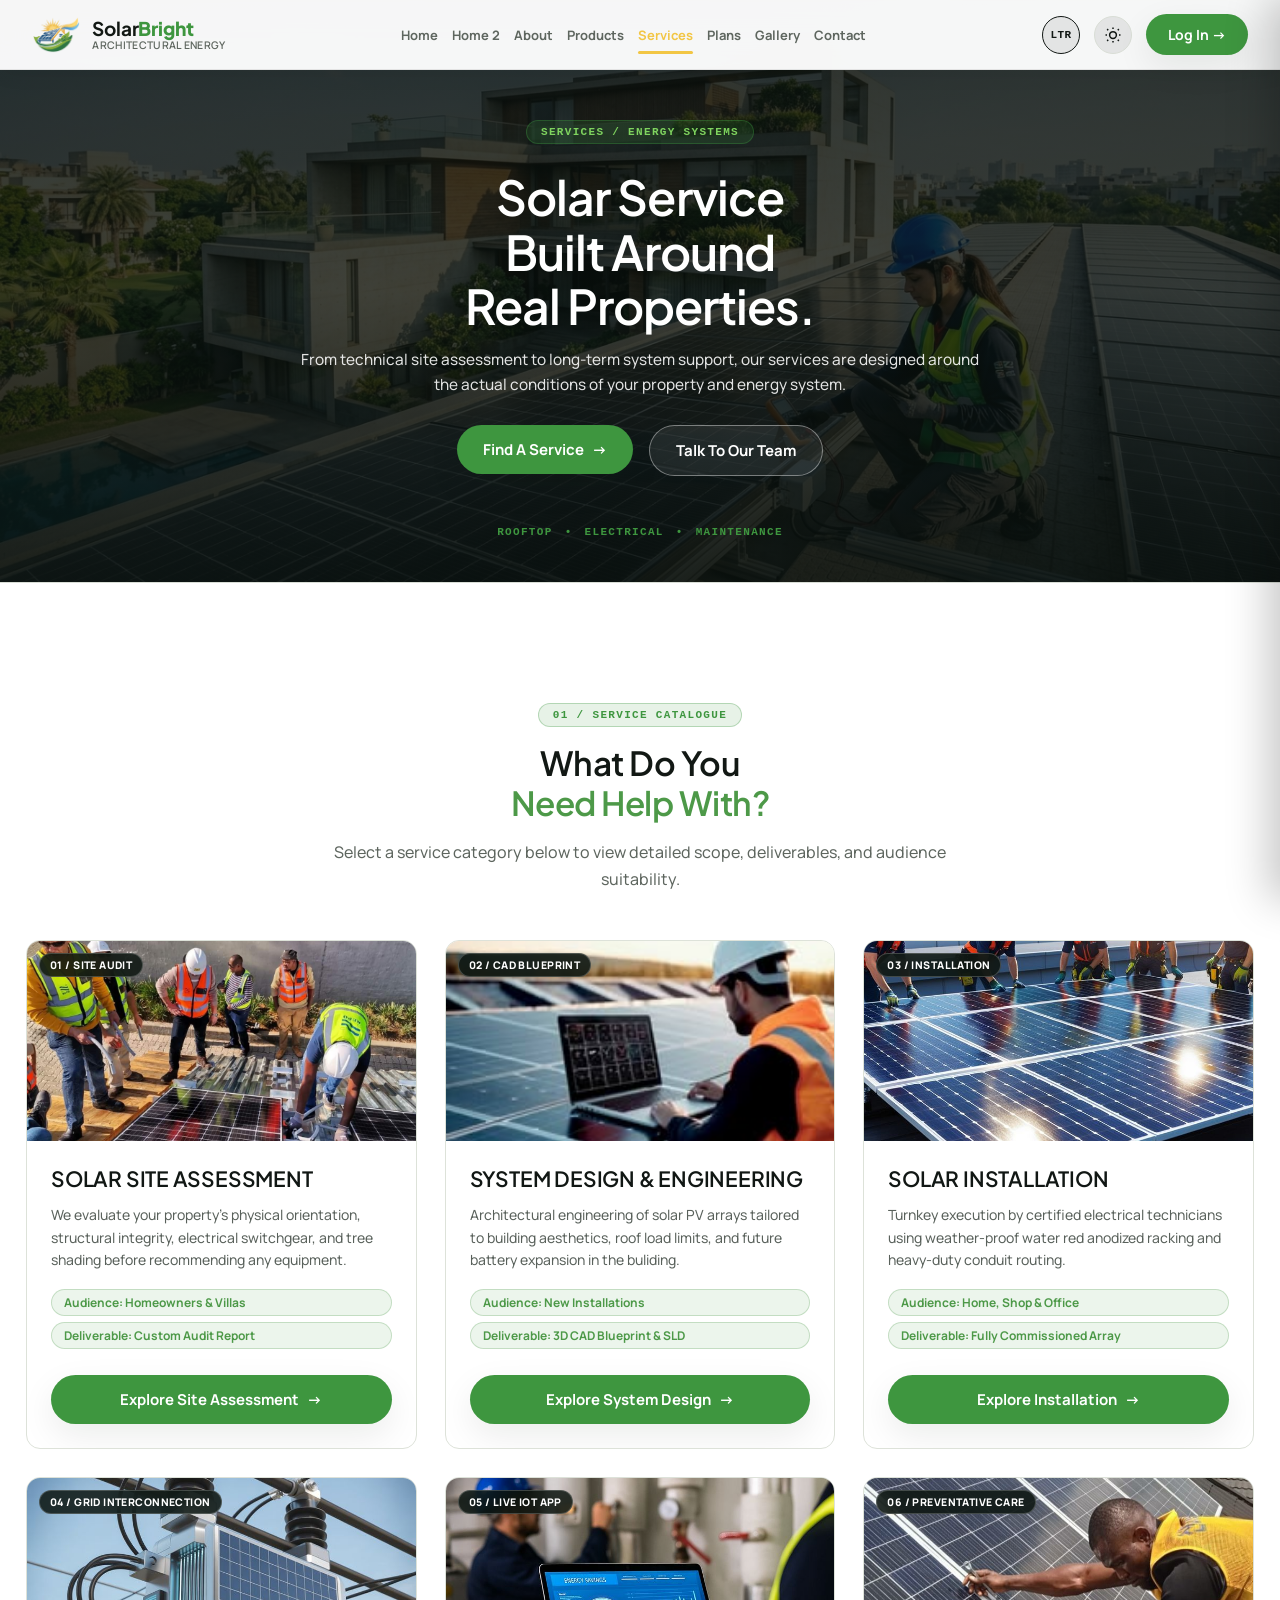
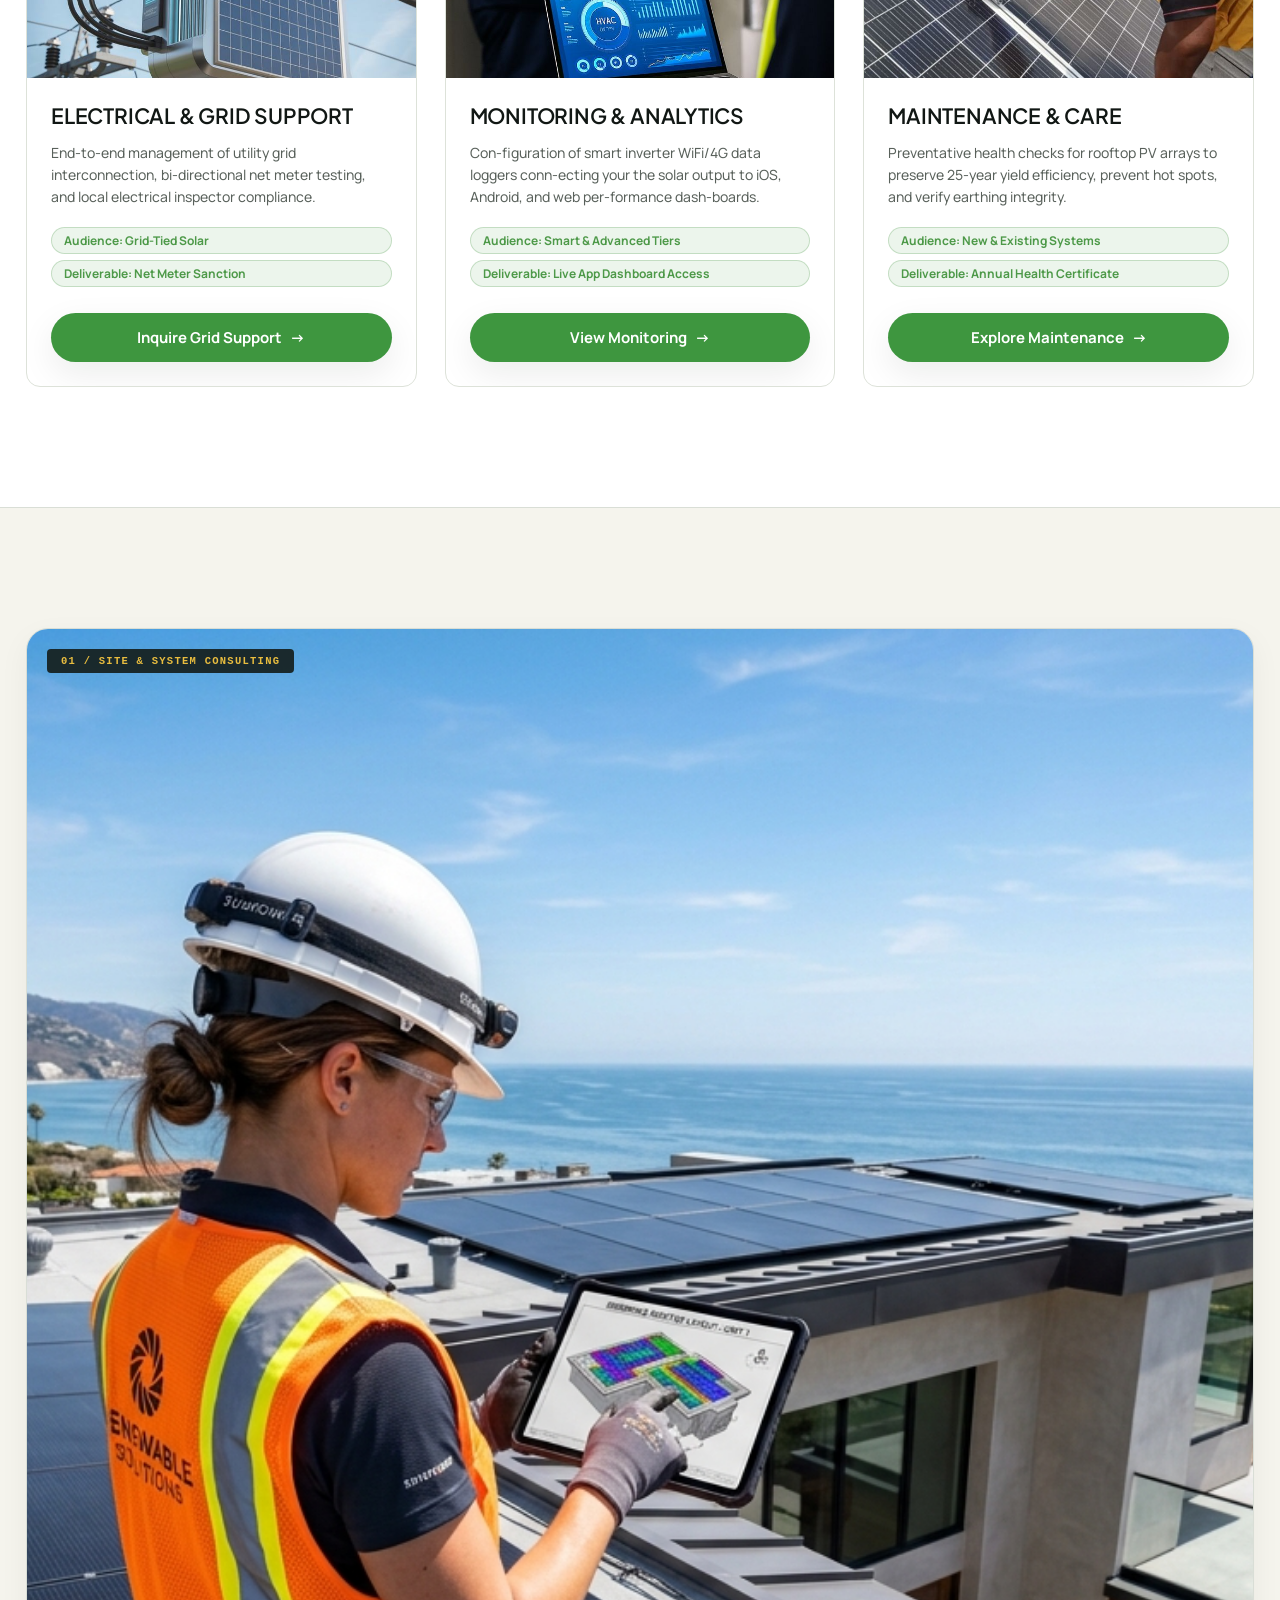
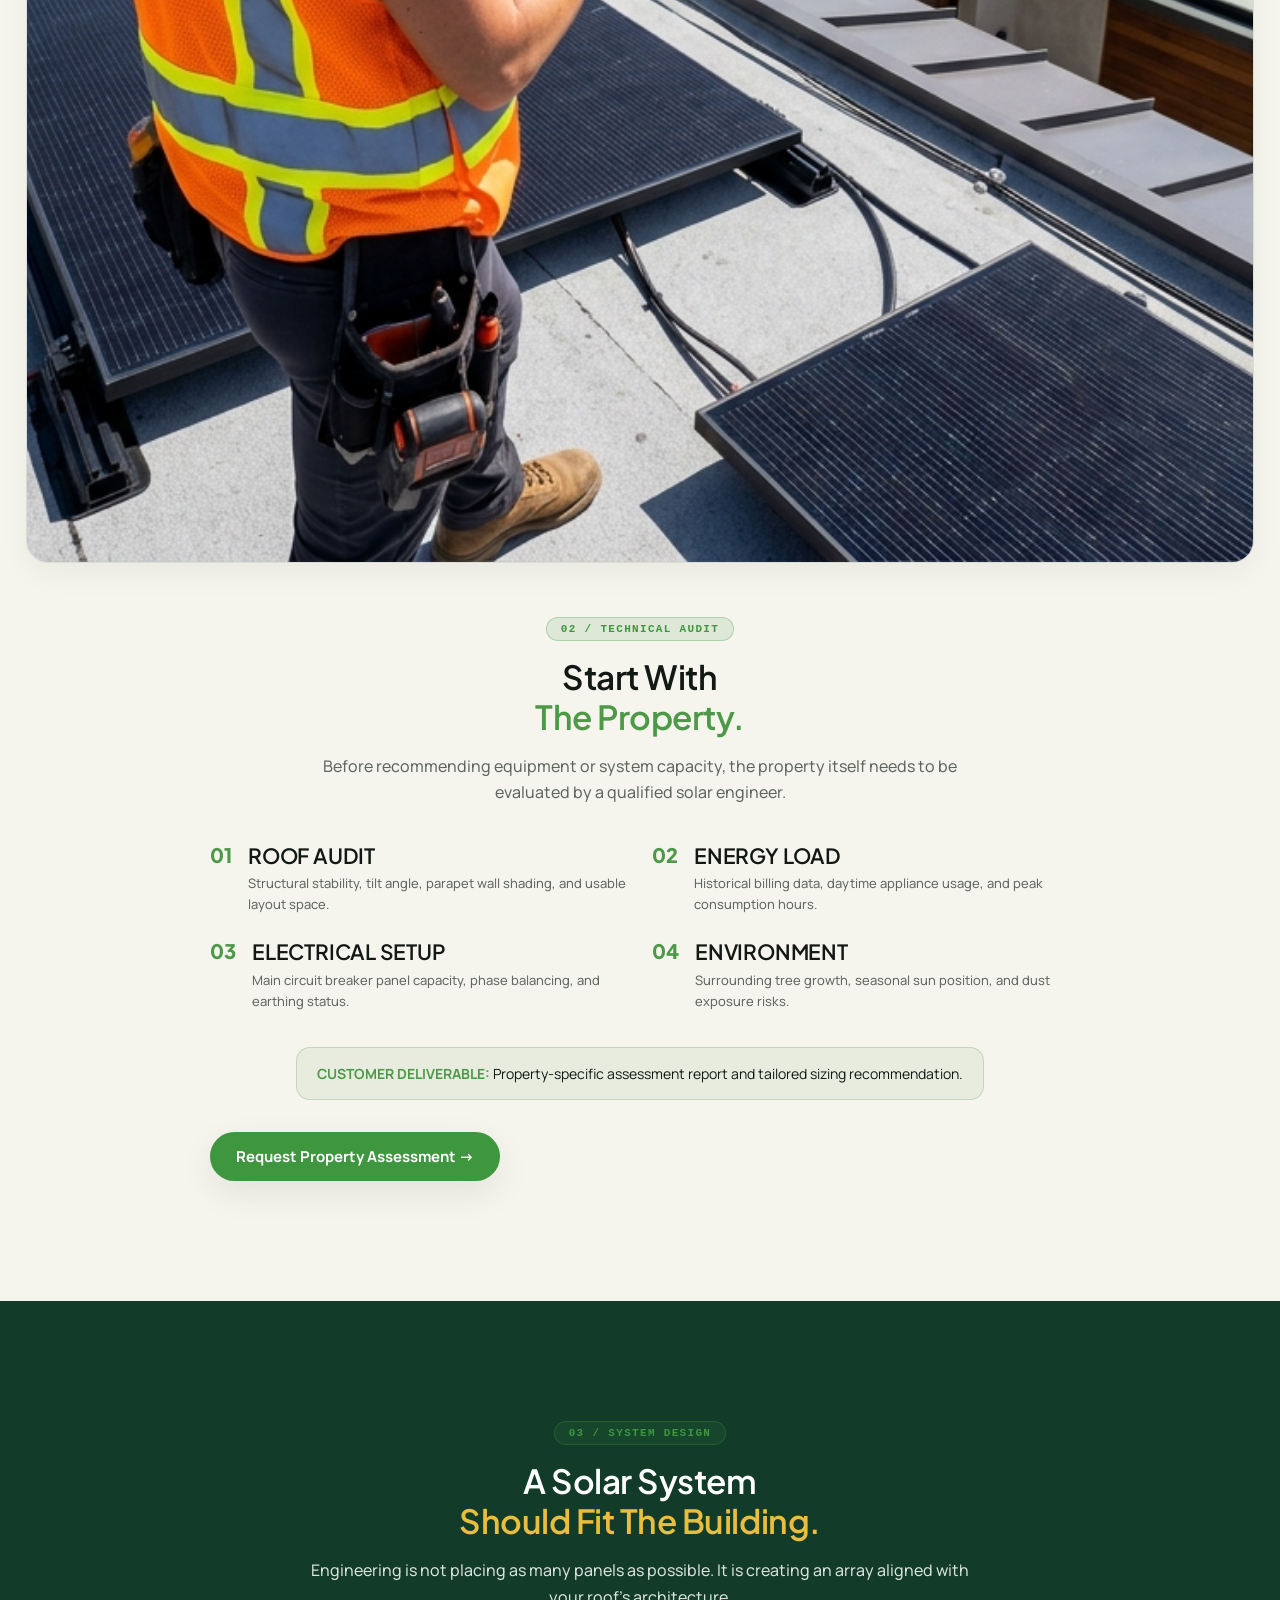
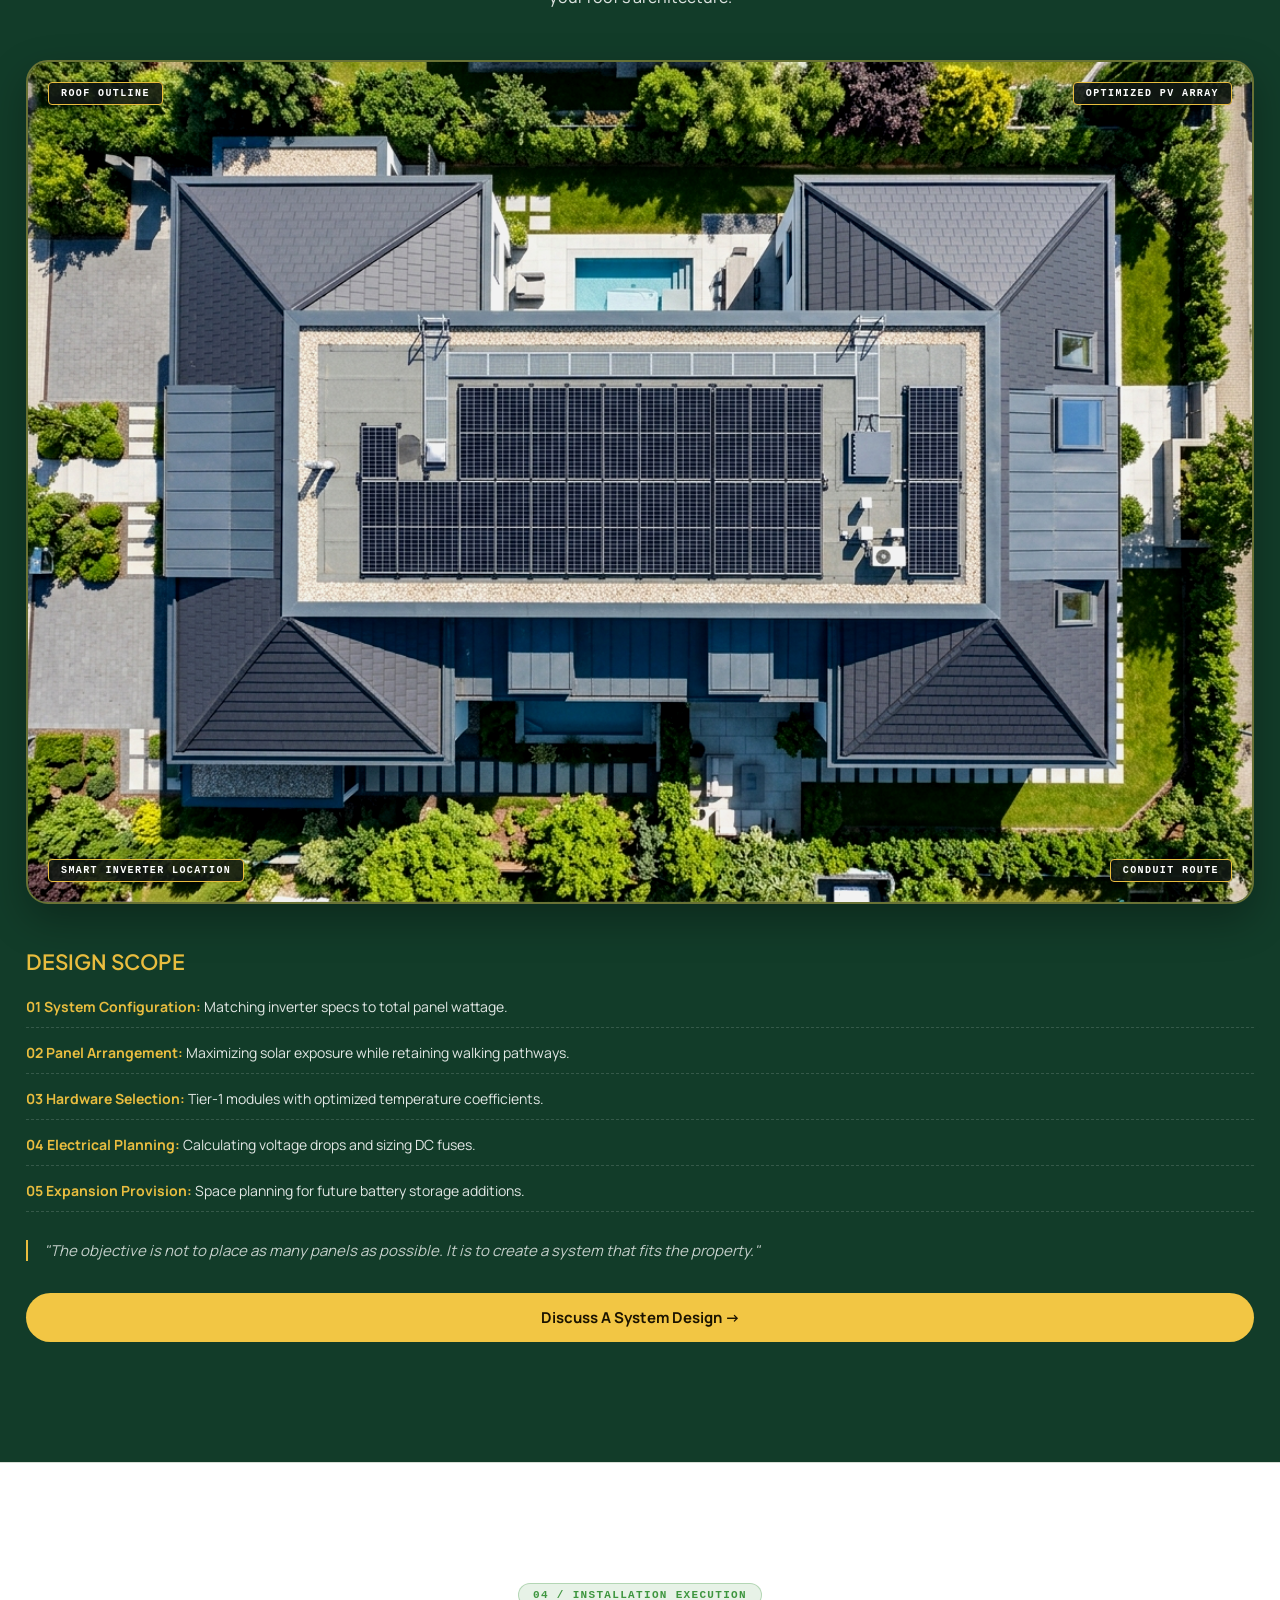
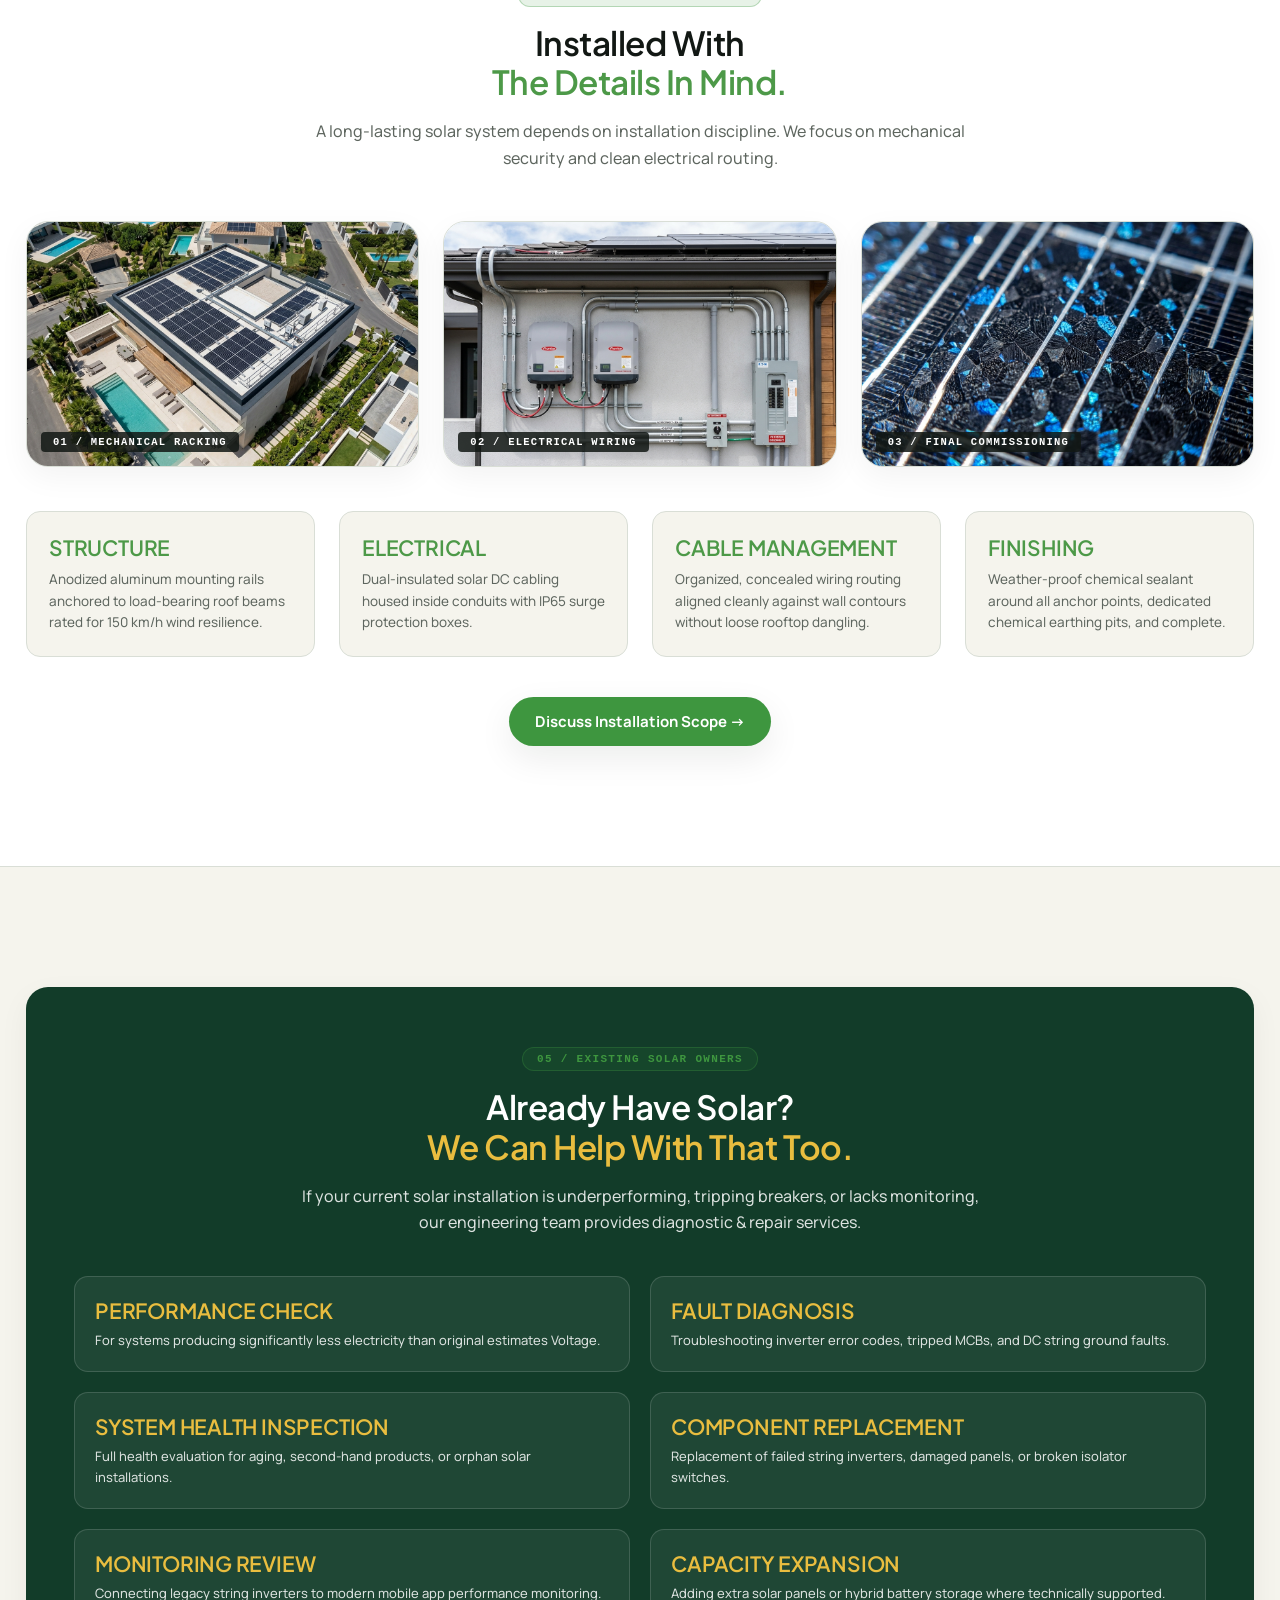
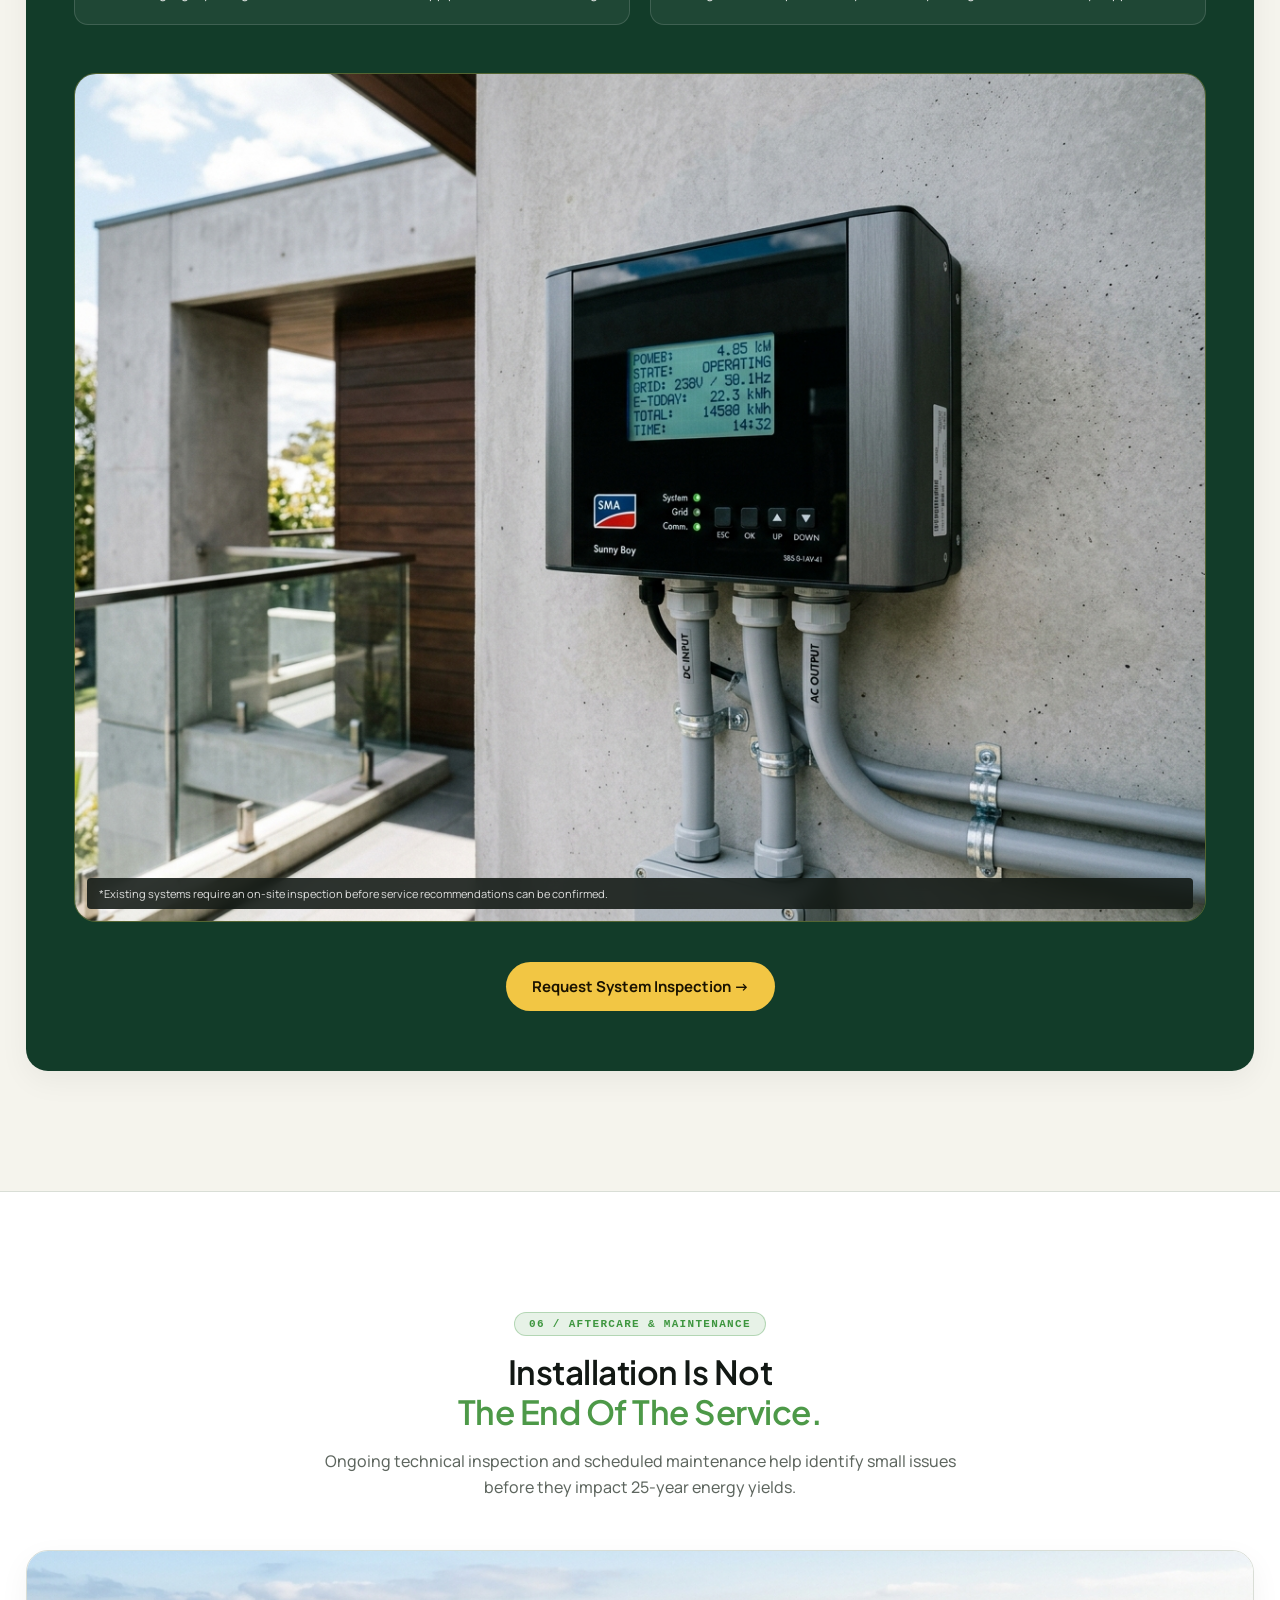
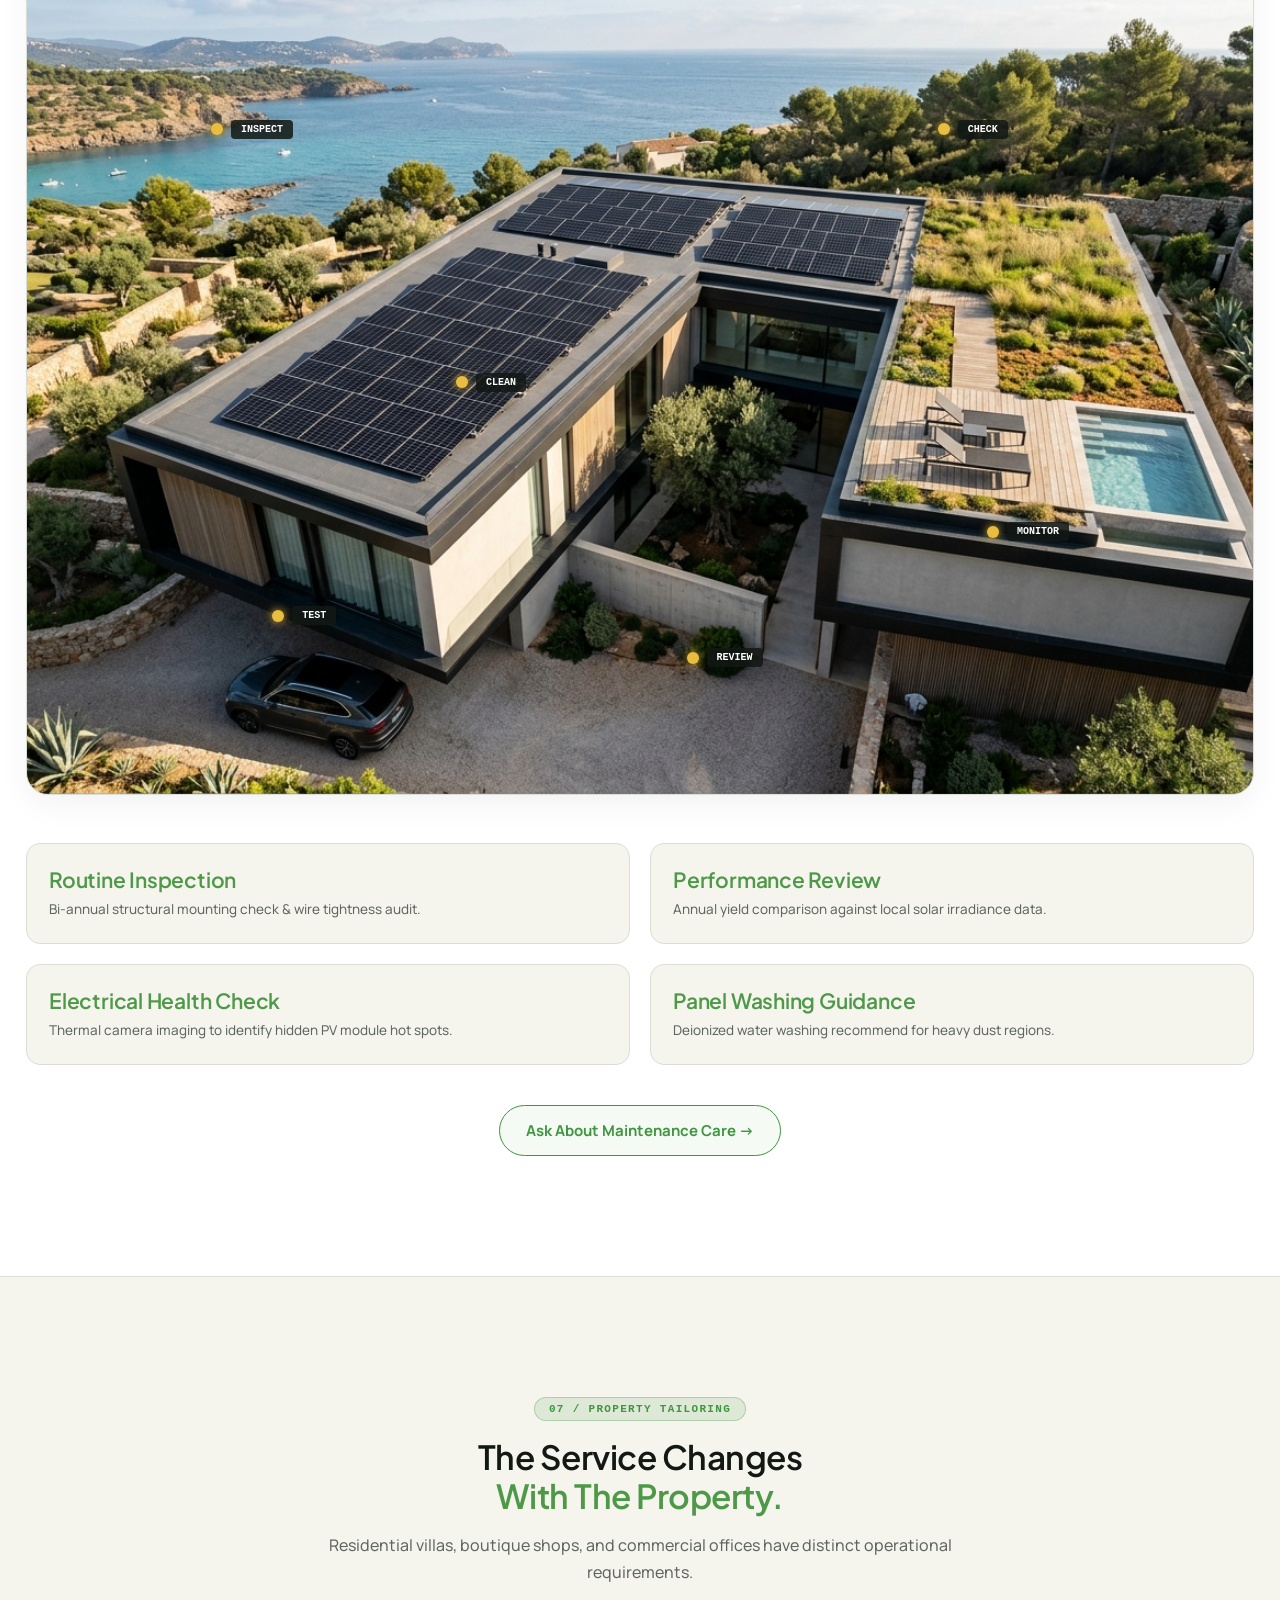
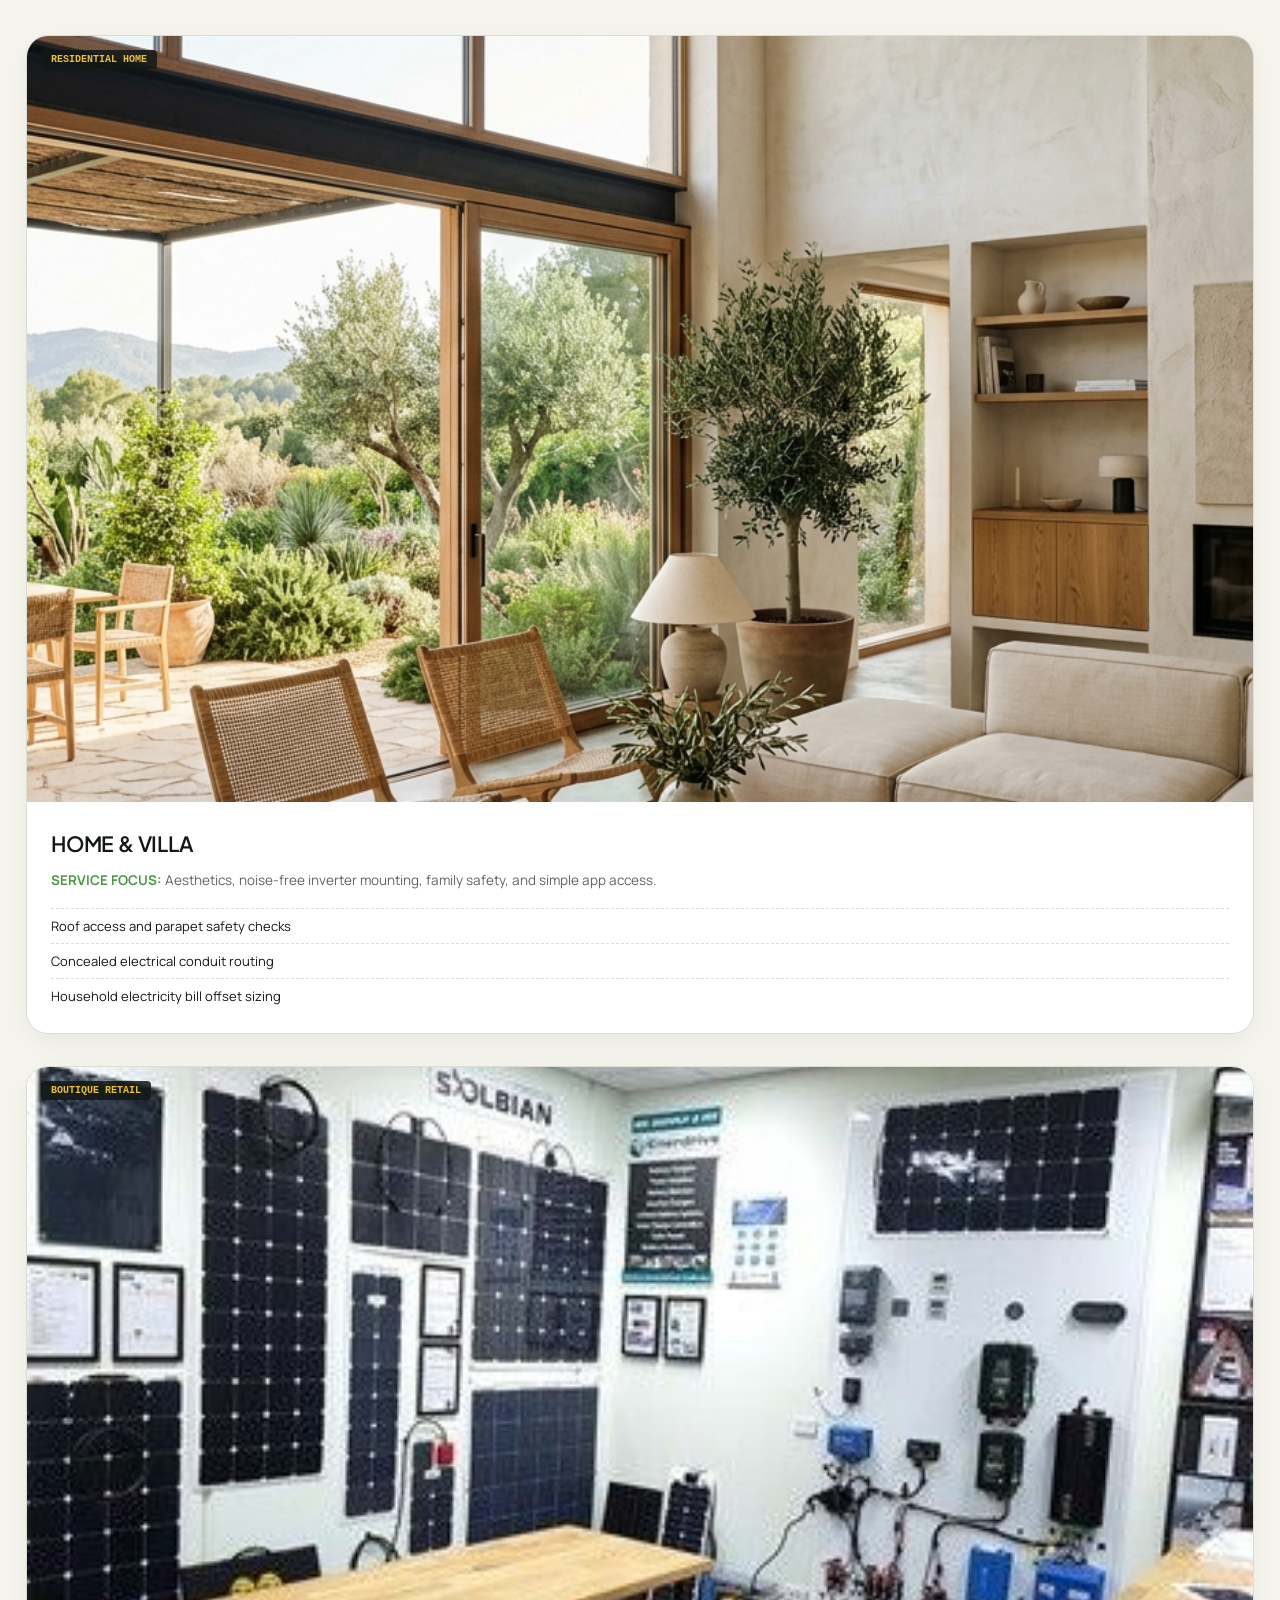
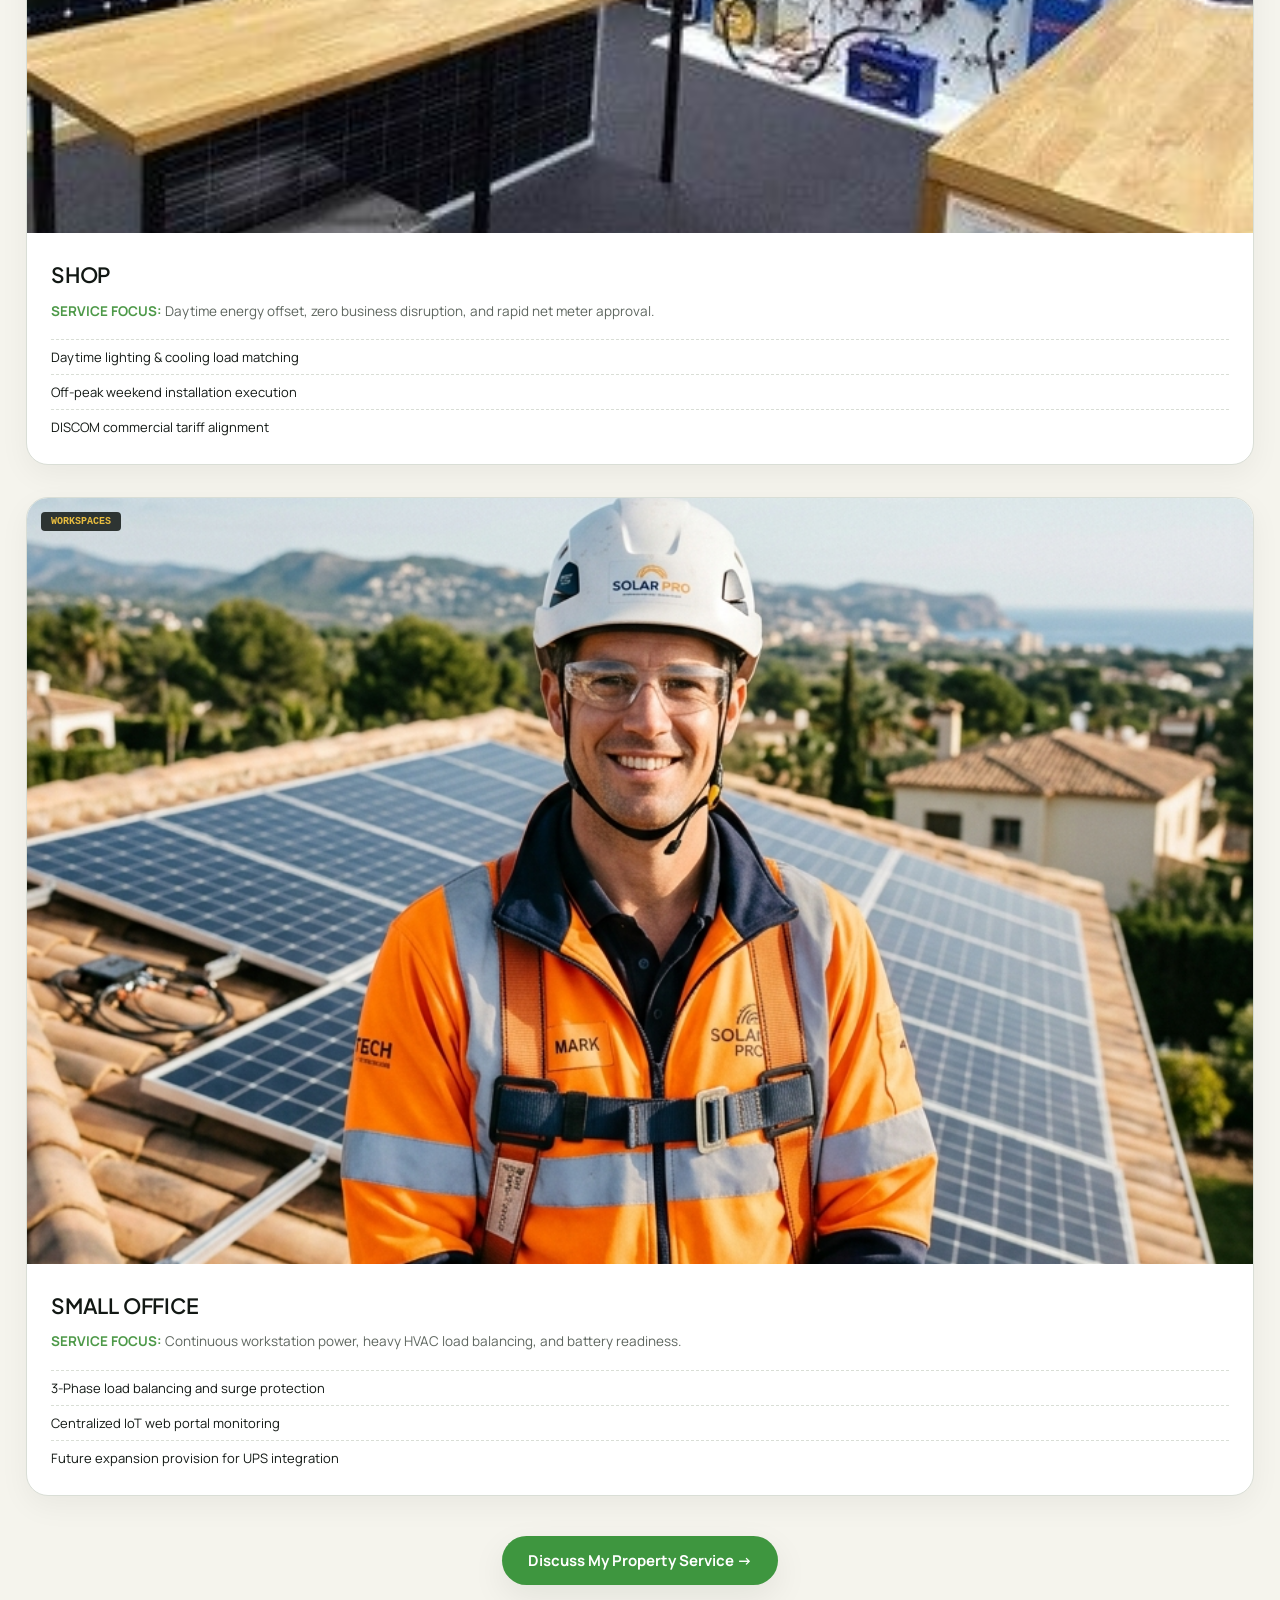
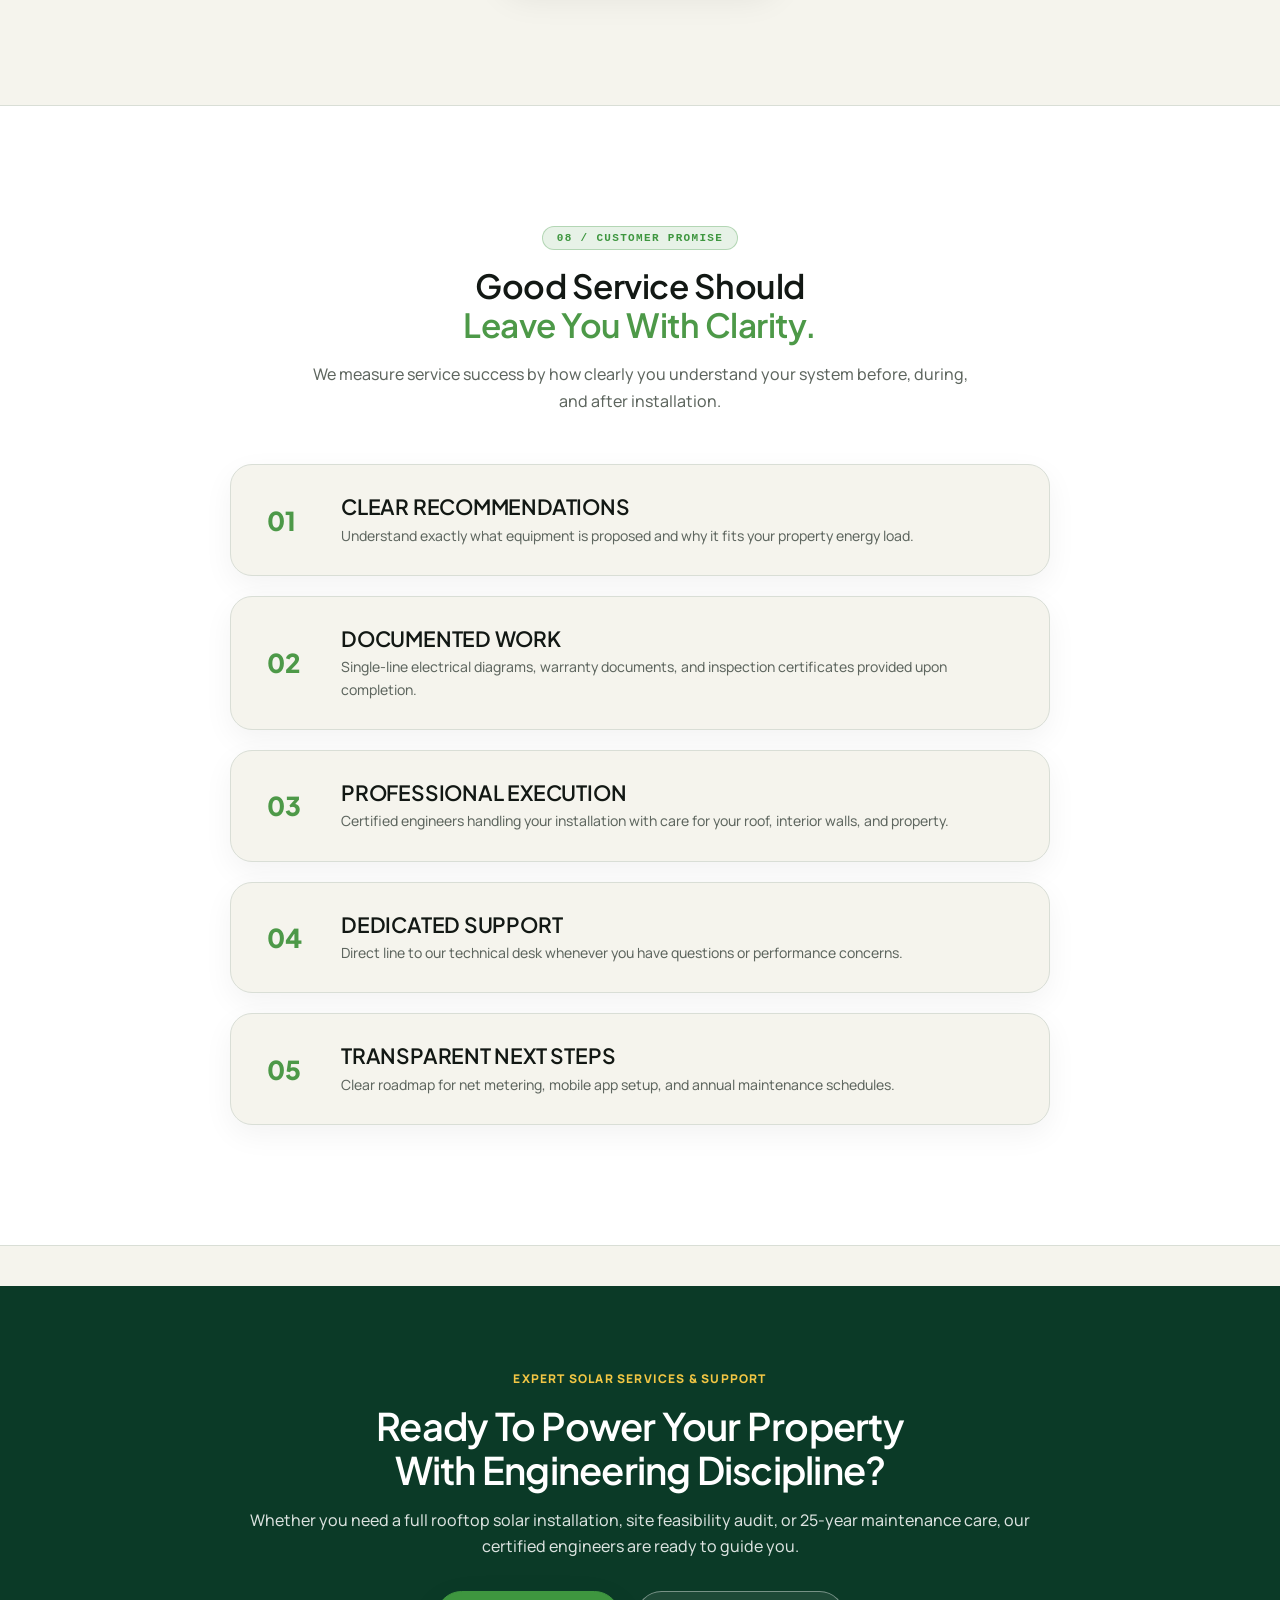
<file: services.html>
<!DOCTYPE html>
<html lang="en">
<head>
<meta charset="UTF-8">
<meta name="viewport" content="width=device-width, initial-scale=1.0">
<title>SolarBright — End-to-End Rooftop Solar Services</title>
<meta name="description" content="Turnkey residential solar installation, 3D shade analysis, DISCOM net-metering liaison, government subsidy processing, and 25-year maintenance care.">
<link rel="icon" type="image/png" href="assets/images/logo.png">
<link rel="preconnect" href="https://fonts.googleapis.com">
<link href="https://fonts.googleapis.com/css2?family=Manrope:wght@400;500;600;700;800&family=Plus+Jakarta+Sans:wght@400;500;600;700;800&display=swap" rel="stylesheet">
<script>
  (function(){
    var t = localStorage.getItem("solarbright-theme") || localStorage.getItem("theme") || "light";
    var d = localStorage.getItem("solarbright-dir") || localStorage.getItem("dir") || "ltr";
    document.documentElement.setAttribute("data-theme", t);
    document.documentElement.setAttribute("dir", d);
  })();
</script>
<link rel="stylesheet" href="css/styles.css">
</head>
<body data-theme="light" class="page-services">

<!-- ============ HEADER ============ -->
<header class="site-header sv-header" id="siteHeader">
  <div class="header-inner sv-header-inner">
    <a href="index.html" class="brand">
      <img src="assets/images/logo.png" alt="SolarBright Logo" class="brand-logo-img">
      <span class="brand-text">
        <span class="brand-name">Solar<strong>Bright</strong></span>
        <span class="brand-tag">Architectural Energy</span>
      </span>
    </a>    <nav class="main-nav sv-nav" aria-label="Primary">
      <a href="index.html" class="nav-link">Home</a>
      <a href="home2.html" class="nav-link">Home 2</a>
      <a href="about.html" class="nav-link">About</a>
      <a href="products.html" class="nav-link">Products</a>
      <a href="services.html" class="nav-link active">Services</a>
      <a href="plans.html" class="nav-link">Plans</a>
      <a href="gallery.html" class="nav-link">Gallery</a>
      <a href="contact.html" class="nav-link">Contact</a>
    </nav>

    <div class="header-actions">
      <button class="rtl-toggle" id="rtlToggle" aria-label="Toggle RTL / LTR layout" title="Toggle RTL / LTR layout">
        <span class="rtl-label">LTR</span>
      </button>
      <button class="theme-toggle" id="themeToggle" aria-label="Toggle dark mode" aria-pressed="false">
        <svg class="icon-sun" width="18" height="18" viewBox="0 0 24 24" fill="none" stroke="currentColor" stroke-width="2"><circle cx="12" cy="12" r="4.5"/><path d="M12 2v2M12 20v2M4.2 4.2l1.4 1.4M18.4 18.4l1.4 1.4M2 12h2M20 12h2M4.2 19.8l1.4-1.4M18.4 5.6l1.4-1.4"/></svg>
        <svg class="icon-moon" width="18" height="18" viewBox="0 0 24 24" fill="none" stroke="currentColor" stroke-width="2"><path d="M20 14.5A8.5 8.5 0 1 1 9.5 4a6.5 6.5 0 0 0 10.5 10.5Z"/></svg>
      </button>
      <a href="login.html" class="btn btn-primary btn-header sv-btn-header">Log In →</a>
      <button class="hamburger" id="hamburgerBtn" aria-label="Open menu" aria-expanded="false" aria-controls="mobileMenu">
        <span></span><span></span><span></span>
      </button>
    </div>
  </div>
</header>

<!-- ============ MOBILE MENU ============ -->
<div class="mobile-menu" id="mobileMenu" aria-hidden="true">
  <div class="mobile-menu-header">
    <a href="index.html" class="brand">
      <img src="assets/images/logo.png" alt="SolarBright Logo" class="brand-logo-img">
      <span class="brand-text">
        <span class="brand-name">Solar<strong>Bright</strong></span>
        <span class="brand-tag">Architectural Energy</span>
      </span>
    </a>
    <button class="mobile-menu-close" id="mobileMenuCloseBtn" aria-label="Close menu">&times;</button>
  </div>
  
  <nav aria-label="Mobile Navigation">
    <a href="index.html" class="mobile-link">Home</a>
    <a href="home2.html" class="mobile-link">Home 2</a>
    <a href="about.html" class="mobile-link">About</a>
    <a href="products.html" class="mobile-link">Products</a>
    <a href="services.html" class="mobile-link active">Services</a>
    <a href="plans.html" class="mobile-link">Plans</a>
    <a href="gallery.html" class="mobile-link">Gallery</a>
    <a href="contact.html" class="mobile-link">Contact</a>
  </nav>

  <div class="mobile-menu-footer">
    <div class="mobile-toggles-row">
      <button class="rtl-toggle" id="mobileRtlToggle" aria-label="Toggle RTL / LTR layout" title="Toggle RTL / LTR layout">
        <span class="rtl-label">LTR</span>
      </button>
      <button class="theme-toggle" id="mobileThemeToggle" aria-label="Toggle dark mode" aria-pressed="false">
        <svg class="icon-sun" width="18" height="18" viewBox="0 0 24 24" fill="none" stroke="currentColor" stroke-width="2"><circle cx="12" cy="12" r="4.5"/><path d="M12 2v2M12 20v2M4.2 4.2l1.4 1.4M18.4 18.4l1.4 1.4M2 12h2M20 12h2M4.2 19.8l1.4-1.4M18.4 5.6l1.4-1.4"/></svg>
        <svg class="icon-moon" width="18" height="18" viewBox="0 0 24 24" fill="none" stroke="currentColor" stroke-width="2"><path d="M20 14.5A8.5 8.5 0 1 1 9.5 4a6.5 6.5 0 0 0 10.5 10.5Z"/></svg>
      </button>
    </div>
    <a href="login.html" class="btn btn-primary btn-block">Log In →</a>
  </div>
</div>
<div class="mobile-menu-backdrop" id="mobileMenuBackdrop"></div>

<main id="services-main">

  <!-- ============ SECTION 01 — SERVICE STUDIO INTRO (Hero) ============ -->
  <!-- ============ SECTION 01 — SERVICE INTRODUCTION (Hero) ============ -->
  <section class="sv-hero">
    <div class="sv-hero-media">
      <img src="assets/images/about-hero-portrait.jpg" alt="Solar technician inspecting rooftop installation" loading="eager">
      <div class="sv-hero-scrim"></div>
    </div>
    <div class="container sv-hero-container text-center" data-reveal>
      <span class="sv-tech-label">SERVICES / ENERGY SYSTEMS</span>
      <h1 class="sv-hero-heading">
        Solar Service<br>
        Built Around<br>
        <span class="sv-highlight">Real Properties.</span>
      </h1>
      <p class="sv-hero-sub">From technical site assessment to long-term system support, our services are designed around the actual conditions of your property and energy system.</p>
      
      <div class="sv-hero-ctas">
        <a href="#index" class="btn btn-primary sv-btn-green">Find A Service <span class="arrow">→</span></a>
        <a href="index.html#contact" class="btn btn-secondary sv-btn-light">Talk To Our Team</a>
      </div>

      <div class="sv-hero-meta">
        <span>ROOFTOP</span> • <span>ELECTRICAL</span> • <span>MAINTENANCE</span>
      </div>
    </div>
  </section>

  <!-- ============ SECTION 02 — SERVICE INDEX (Interactive Vertical Navigation) ============ -->
  <section class="sv-section sv-index-section" id="index">
    <div class="container">
      <div class="sv-section-header" data-reveal>
        <span class="sv-section-label">01 / SERVICE CATALOGUE</span>
        <h2 class="sv-editorial-heading">
          What Do You<br>
          <span class="sv-highlight">Need Help With?</span>
        </h2>
        <p class="sv-section-desc">Select a service category below to view detailed scope, deliverables, and audience suitability.</p>
      </div>

      <div class="sv-catalogue-grid" data-reveal>
        <!-- Card 01 -->
        <div class="sv-card">
          <div class="sv-card-media">
            <img src="assets/Service/01.jpg" alt="Solar Site Assessment" loading="lazy">
            <span class="sv-card-badge">01 / SITE AUDIT</span>
          </div>
          <div class="sv-card-body">
            <h3>SOLAR SITE ASSESSMENT</h3>
            <p class="sv-card-desc">We evaluate your property's physical orientation, structural integrity, electrical switchgear, and tree shading before recommending any equipment.</p>
            <div class="sv-tags">
              <span class="sv-tag">Audience: Homeowners &amp; Villas</span>
              <span class="sv-tag">Deliverable: Custom Audit Report</span>
            </div>
            <div class="sv-card-footer">
              <a href="#consulting" class="btn btn-primary sv-card-btn">Explore Site Assessment <span class="arrow">→</span></a>
            </div>
          </div>
        </div>

        <!-- Card 02 -->
        <div class="sv-card">
          <div class="sv-card-media">
            <img src="assets/Service/02.jpg" alt="System Design & Engineering" loading="lazy">
            <span class="sv-card-badge">02 / CAD BLUEPRINT</span>
          </div>
          <div class="sv-card-body">
            <h3>SYSTEM DESIGN &amp; ENGINEERING</h3>
            <p class="sv-card-desc">Architectural engineering of solar PV arrays tailored to building aesthetics, roof load limits, and future battery expansion in the buliding.</p>
            <div class="sv-tags">
              <span class="sv-tag">Audience: New Installations</span>
              <span class="sv-tag">Deliverable: 3D CAD Blueprint &amp; SLD</span>
            </div>
            <div class="sv-card-footer">
              <a href="#blueprint" class="btn btn-primary sv-card-btn">Explore System Design <span class="arrow">→</span></a>
            </div>
          </div>
        </div>

        <!-- Card 03 -->
        <div class="sv-card">
          <div class="sv-card-media">
            <img src="assets/Service/03.jpg" alt="Solar Installation" loading="lazy">
            <span class="sv-card-badge">03 / INSTALLATION</span>
          </div>
          <div class="sv-card-body">
            <h3>SOLAR INSTALLATION</h3>
            <p class="sv-card-desc">Turnkey execution by certified electrical technicians using weather-proof  water red anodized racking and heavy-duty conduit routing.</p>
            <div class="sv-tags">
              <span class="sv-tag">Audience: Home, Shop &amp; Office</span>
              <span class="sv-tag">Deliverable: Fully Commissioned Array</span>
            </div>
            <div class="sv-card-footer">
              <a href="#installation" class="btn btn-primary sv-card-btn">Explore Installation <span class="arrow">→</span></a>
            </div>
          </div>
        </div>

        <!-- Card 04 -->
        <div class="sv-card">
          <div class="sv-card-media">
            <img src="assets/Service/04.jpg" alt="Electrical & Grid Support" loading="lazy">
            <span class="sv-card-badge">04 / GRID INTERCONNECTION</span>
          </div>
          <div class="sv-card-body">
            <h3>ELECTRICAL &amp; GRID SUPPORT</h3>
            <p class="sv-card-desc">End-to-end management of utility grid interconnection, bi-directional net meter testing, and local electrical inspector compliance.</p>
            <div class="sv-tags">
              <span class="sv-tag">Audience: Grid-Tied Solar</span>
              <span class="sv-tag">Deliverable: Net Meter Sanction</span>
            </div>
            <div class="sv-card-footer">
              <a href="index.html#contact" class="btn btn-primary sv-card-btn">Inquire Grid Support <span class="arrow">→</span></a>
            </div>
          </div>
        </div>

        <!-- Card 05 -->
        <div class="sv-card">
          <div class="sv-card-media">
            <img src="assets/Service/05.jpg" alt="System Monitoring & Analytics" loading="lazy">
            <span class="sv-card-badge">05 / LIVE IOT APP</span>
          </div>
          <div class="sv-card-body">
            <h3>MONITORING &amp; ANALYTICS</h3>
            <p class="sv-card-desc">Con-figuration of smart inverter WiFi/4G data loggers conn-ecting your the solar output to iOS, Android, and web per-formance dash-boards.</p>
            <div class="sv-tags">
              <span class="sv-tag">Audience: Smart &amp; Advanced Tiers</span>
              <span class="sv-tag">Deliverable: Live App Dashboard Access</span>
            </div>
            <div class="sv-card-footer">
              <a href="products.html#components" class="btn btn-primary sv-card-btn">View Monitoring <span class="arrow">→</span></a>
            </div>
          </div>
        </div>

        <!-- Card 06 -->
        <div class="sv-card">
          <div class="sv-card-media">
            <img src="assets/Service/06.jpg" alt="Maintenance & Inspection" loading="lazy">
            <span class="sv-card-badge">06 / PREVENTATIVE CARE</span>
          </div>
          <div class="sv-card-body">
            <h3>MAINTENANCE &amp; CARE</h3>
            <p class="sv-card-desc">Preventative health checks for rooftop PV arrays to preserve 25-year yield efficiency, prevent hot spots, and verify earthing integrity.</p>
            <div class="sv-tags">
              <span class="sv-tag">Audience: New &amp; Existing Systems</span>
              <span class="sv-tag">Deliverable: Annual Health Certificate</span>
            </div>
            <div class="sv-card-footer">
              <a href="#maintenance" class="btn btn-primary sv-card-btn">Explore Maintenance <span class="arrow">→</span></a>
            </div>
          </div>
        </div>

        <!-- Card 07 -->
        
          </div>
        </div>
      </div>
    </div>
  </section>

  <!-- ============ SECTION 03 — SITE & SYSTEM CONSULTING ============ -->
  <section class="sv-section sv-consulting-section" id="consulting">
    <div class="container">
      <div class="sv-consulting-grid">
        <div class="sv-consulting-media" data-reveal>
          <img src="assets/images/service-site-audit.jpg" alt="Solar engineer conducting rooftop property site assessment" loading="lazy">
          <div class="sv-media-badge">01 / SITE &amp; SYSTEM CONSULTING</div>
        </div>

        <div class="sv-consulting-content" data-reveal>
          <span class="sv-section-label">02 / TECHNICAL AUDIT</span>
          <h2 class="sv-editorial-heading">
            Start With<br>
            <span class="sv-highlight">The Property.</span>
          </h2>
          <p class="sv-section-desc">Before recommending equipment or system capacity, the property itself needs to be evaluated by a qualified solar engineer.</p>

          <div class="sv-audit-pillars">
            <div class="pillar-item">
              <span class="pillar-num">01</span>
              <div>
                <h4>ROOF AUDIT</h4>
                <p>Structural stability, tilt angle, parapet wall shading, and usable layout space.</p>
              </div>
            </div>

            <div class="pillar-item">
              <span class="pillar-num">02</span>
              <div>
                <h4>ENERGY LOAD</h4>
                <p>Historical billing data, daytime appliance usage, and peak consumption hours.</p>
              </div>
            </div>

            <div class="pillar-item">
              <span class="pillar-num">03</span>
              <div>
                <h4>ELECTRICAL SETUP</h4>
                <p>Main circuit breaker panel capacity, phase balancing, and earthing status.</p>
              </div>
            </div>

            <div class="pillar-item">
              
              <span class="pillar-num">04</span>
              <div>
                <h4>ENVIRONMENT</h4>
                <p>Surrounding tree growth, seasonal sun position, and dust exposure risks.</p>
              </div>
            </div>
          </div>

          <div class="sv-deliverable-box">
            <strong>CUSTOMER DELIVERABLE:</strong> Property-specific assessment report and tailored sizing recommendation.
          </div>

          <a href="index.html#contact" class="btn btn-primary sv-btn-green">Request Property Assessment →</a>
        </div>
      </div>
    </div>
  </section>

  <!-- ============ SECTION 04 — SOLAR SYSTEM DESIGN (Technical Blueprint) ============ -->
  <section class="sv-section sv-blueprint-section" id="blueprint">
    <div class="container">
      <div class="sv-section-header light-text" data-reveal>
        <span class="sv-section-label yellow">03 / SYSTEM DESIGN</span>
        <h2 class="sv-editorial-heading white">
          A Solar System<br>
          <span class="sv-highlight-yellow">Should Fit The Building.</span>
        </h2>
        <p class="sv-section-desc white-desc">Engineering is not placing as many panels as possible. It is creating an array aligned with your roof's architecture.</p>
      </div>

      <div class="sv-blueprint-layout" data-reveal>
        <div class="sv-blueprint-visual">
          <img src="assets/images/home2-roof-plan.jpg" alt="Architectural CAD Blueprint Roof Plan" loading="lazy">
          
          <div class="bp-marker m-roof">ROOF OUTLINE</div>
          <div class="bp-marker m-panels">OPTIMIZED PV ARRAY</div>
          <div class="bp-marker m-inverter">SMART INVERTER LOCATION</div>
          <div class="bp-marker m-conduit">CONDUIT ROUTE</div>
        </div>

        <div class="sv-blueprint-sidebar">
          <h3>DESIGN SCOPE</h3>
          
          <ul class="bp-list">
            <li><strong>01 System Configuration:</strong> Matching inverter specs to total panel wattage.</li>
            <li><strong>02 Panel Arrangement:</strong> Maximizing solar exposure while retaining walking pathways.</li>
            <li><strong>03 Hardware Selection:</strong> Tier-1 modules with optimized temperature coefficients.</li>
            <li><strong>04 Electrical Planning:</strong> Calculating voltage drops and sizing DC fuses.</li>
            <li><strong>05 Expansion Provision:</strong> Space planning for future battery storage additions.</li>
          </ul>

          <div class="bp-statement">
            "The objective is not to place as many panels as possible. It is to create a system that fits the property."
          </div>

          <a href="index.html#contact" class="btn btn-yellow btn-block">Discuss A System Design →</a>
        </div>
      </div>
    </div>
  </section>

  <!-- ============ SECTION 05 — PROFESSIONAL INSTALLATION ============ -->
  <section class="sv-section sv-install-section" id="installation">
    <div class="container">
      <div class="sv-section-header" data-reveal>
        <span class="sv-section-label">04 / INSTALLATION EXECUTION</span>
        <h2 class="sv-editorial-heading">
          Installed With<br>
          <span class="sv-highlight">The Details In Mind.</span>
        </h2>
        <p class="sv-section-desc">A long-lasting solar system depends on installation discipline. We focus on mechanical security and clean electrical routing.</p>
      </div>

      <div class="sv-install-media-grid" data-reveal>
        <div class="install-media-card">
          <img src="assets/images/products-hero-cutaway.jpg" alt="Rooftop solar panel mounting" loading="lazy">
          <span>01 / MECHANICAL RACKING</span>
        </div>
        <div class="install-media-card">
          <img src="assets/images/about-engineering-detail.jpg" alt="Electrical conduit and inverter box" loading="lazy">
          <span>02 / ELECTRICAL WIRING</span>
        </div>
        <div class="install-media-card">
          <img src="assets/images/products-panel-closeup.jpg" alt="Solar panel array close-up" loading="lazy">
          <span>03 / FINAL COMMISSIONING</span>
        </div>
      </div>

      <div class="sv-install-specs-grid" data-reveal>
        <div class="spec-col">
          <h4>STRUCTURE</h4>
          <p>Anodized aluminum mounting rails anchored to load-bearing roof beams rated for 150 km/h wind resilience.</p>
        </div>
        <div class="spec-col">
          <h4>ELECTRICAL</h4>
          <p>Dual-insulated solar DC cabling housed inside conduits with IP65 surge protection boxes.</p>
        </div>
        <div class="spec-col">
          <h4>CABLE MANAGEMENT</h4>
          <p>Organized, concealed wiring routing aligned cleanly against wall contours without loose rooftop dangling.</p>
        </div>
        <div class="spec-col">
          <h4>FINISHING</h4>
          <p>Weather-proof chemical sealant around all anchor points, dedicated chemical earthing pits, and complete.</p>
        </div>
      </div>

      <div class="sv-install-action" data-reveal>
        <a href="index.html#contact" class="btn btn-primary sv-btn-green">Discuss Installation Scope →</a>
      </div>
    </div>
  </section>

  <!-- ============ SECTION 06 — EXISTING SYSTEM SERVICES ============ -->
  <section class="sv-section sv-existing-section" id="existing">
    <div class="container">
      <div class="sv-existing-panel" data-reveal>
        <div class="sv-existing-header">
          <span class="sv-section-label yellow">05 / EXISTING SOLAR OWNERS</span>
          <h2 class="sv-editorial-heading white">
            Already Have Solar?<br>
            <span class="sv-highlight-yellow">We Can Help With That Too.</span>
          </h2>
          <p class="sv-section-desc white-desc">If your current solar installation is underperforming, tripping breakers, or lacks monitoring, our engineering team provides diagnostic &amp; repair services.</p>
        </div>

        <div class="sv-existing-grid">
          <div class="sv-existing-list">
            <div class="ex-card">
              <h4>PERFORMANCE CHECK</h4>
              <p>For systems producing significantly less electricity than original estimates Voltage.</p>
            </div>

            <div class="ex-card">
              <h4>FAULT DIAGNOSIS</h4>
              <p>Troubleshooting inverter error codes, tripped MCBs, and DC string ground faults.</p>
            </div>

            <div class="ex-card">
              <h4>SYSTEM HEALTH INSPECTION</h4>
              <p>Full health evaluation for aging, second-hand products, or orphan solar installations.</p>
            </div>

            <div class="ex-card">
              <h4>COMPONENT REPLACEMENT</h4>
              <p>Replacement of failed string inverters, damaged panels, or broken isolator switches.</p>
            </div>

            <div class="ex-card">
              <h4>MONITORING REVIEW</h4>
              <p>Connecting legacy string inverters to modern mobile app performance monitoring.</p>
            </div>

            <div class="ex-card">
              <h4>CAPACITY EXPANSION</h4>
              <p>Adding extra solar panels or hybrid battery storage where technically supported.</p>
            </div>
          </div>

          <div class="sv-existing-media">
            <img src="assets/images/products-inverter-closeup.jpg" alt="Inverter fault diagnostics" loading="lazy">
            <div class="ex-note">*Existing systems require an on-site inspection before service recommendations can be confirmed.</div>
          </div>
        </div>

        <div class="sv-existing-cta">
          <a href="index.html#contact" class="btn btn-yellow btn-lg">Request System Inspection →</a>
        </div>
      </div>
    </div>
  </section>

  <!-- ============ SECTION 07 — MAINTENANCE & LONG-TERM CARE ============ -->
  <section class="sv-section sv-maint-section" id="maintenance">
    <div class="container">
      <div class="sv-section-header" data-reveal>
        <span class="sv-section-label">06 / AFTERCARE &amp; MAINTENANCE</span>
        <h2 class="sv-editorial-heading">
          Installation Is Not<br>
          <span class="sv-highlight">The End Of The Service.</span>
        </h2>
        <p class="sv-section-desc">Ongoing technical inspection and scheduled maintenance help identify small issues before they impact 25-year energy yields.</p>
      </div>

      <div class="sv-lifecycle-container" data-reveal>
        <div class="sv-lifecycle-visual">
          <img src="assets/images/home2-hero-roof.jpg" alt="Rooftop solar lifecycle maintenance" loading="lazy">
          
          <div class="lc-point p1">
            <span class="lc-dot"></span>
            <span class="lc-text">INSPECT</span>
          </div>

          <div class="lc-point p2">
            <span class="lc-dot"></span>
            <span class="lc-text">CHECK</span>
          </div>

          <div class="lc-point p3">
            <span class="lc-dot"></span>
            <span class="lc-text">CLEAN</span>
          </div>

          <div class="lc-point p4">
            <span class="lc-dot"></span>
            <span class="lc-text">MONITOR</span>
          </div>

          <div class="lc-point p5">
            <span class="lc-dot"></span>
            <span class="lc-text">TEST</span>
          </div>

          <div class="lc-point p6">
            <span class="lc-dot"></span>
            <span class="lc-text">REVIEW</span>
          </div>
        </div>

        <div class="sv-maint-options">
          <div class="maint-opt-card">
            <h4>Routine Inspection</h4>
            <p>Bi-annual structural mounting check &amp; wire tightness audit.</p>
          </div>

          <div class="maint-opt-card">
            <h4>Performance Review</h4>
            <p>Annual yield comparison against local solar irradiance data.</p>
          </div>

          <div class="maint-opt-card">
            <h4>Electrical Health Check</h4>
            <p>Thermal camera imaging to identify hidden PV module hot spots.</p>
          </div>

          <div class="maint-opt-card">
            <h4>Panel Washing Guidance</h4>
            <p>Deionized water washing recommend for heavy dust regions.</p>
          </div>
        </div>
      </div>

      <div class="sv-maint-action" data-reveal>
        <a href="index.html#contact" class="btn btn-outline">Ask About Maintenance Care →</a>
      </div>
    </div>
  </section>

  <!-- ============ SECTION 08 — SERVICE FOR DIFFERENT PROPERTY TYPES ============ -->
  <section class="sv-section sv-property-service" id="properties">
    <div class="container">
      <div class="sv-section-header" data-reveal>
        <span class="sv-section-label">07 / PROPERTY TAILORING</span>
        <h2 class="sv-editorial-heading">
          The Service Changes<br>
          <span class="sv-highlight">With The Property.</span>
        </h2>
        <p class="sv-section-desc">Residential villas, boutique shops, and commercial offices have distinct operational requirements.</p>
      </div>

      <div class="sv-prop-service-grid" data-reveal>
        <!-- Home -->
        <div class="sv-prop-story">
          <div class="story-media">
            <img src="assets/images/home2-interior.jpg" alt="Residential Home Solar Service" loading="lazy">
            <span class="story-badge">RESIDENTIAL HOME</span>
          </div>
          <div class="story-body">
            <h3>HOME &amp; VILLA</h3>
            <div class="story-focus">
              <strong>SERVICE FOCUS:</strong> Aesthetics, noise-free inverter mounting, family safety, and simple app access.
            </div>
            <ul class="story-list">
              <li>Roof access and parapet safety checks</li>
              <li>Concealed electrical conduit routing</li>
              <li>Household electricity bill offset sizing</li>
            </ul>
          </div>
        </div>

        <!-- Shop -->
        <div class="sv-prop-story">
          <div class="story-media">
            <img src="assets/Service/001.jpg" alt="Commercial Shop & Retail Solar Service" loading="lazy">
            <span class="story-badge">BOUTIQUE RETAIL</span>
          </div>
          <div class="story-body">
            <h3>SHOP</h3>
            <div class="story-focus">
              <strong>SERVICE FOCUS:</strong> Daytime energy offset, zero business disruption, and rapid net meter approval.
            </div>
            <ul class="story-list">
              <li>Daytime lighting &amp; cooling load matching</li>
              <li>Off-peak weekend installation execution</li>
              <li>DISCOM commercial tariff alignment</li>
            </ul>
          </div>
        </div>

        <!-- Small Office -->
        <div class="sv-prop-story">
          <div class="story-media">
            <img src="assets/images/about-team-engineer.jpg" alt="Small Office Solar Service" loading="lazy">
            <span class="story-badge">WORKSPACES</span>
          </div>
          <div class="story-body">
            <h3>SMALL OFFICE</h3>
            <div class="story-focus">
              <strong>SERVICE FOCUS:</strong> Continuous workstation power, heavy HVAC load balancing, and battery readiness.
            </div>
            <ul class="story-list">
              <li>3-Phase load balancing and surge protection</li>
              <li>Centralized IoT web portal monitoring</li>
              <li>Future expansion provision for UPS integration</li>
            </ul>
          </div>
        </div>
      </div>

      <div class="sv-prop-action" data-reveal>
        <a href="index.html#contact" class="btn btn-primary sv-btn-green">Discuss My Property Service →</a>
      </div>
    </div>
  </section>

  <!-- ============ SECTION 09 — WHAT YOU RECEIVE (Deliverables Wall) ============ -->
  <section class="sv-section sv-deliverables-section" id="deliverables">
    <div class="container">
      <div class="sv-section-header centered" data-reveal>
        <span class="sv-section-label">08 / CUSTOMER PROMISE</span>
        <h2 class="sv-editorial-heading">
          Good Service Should<br>
          <span class="sv-highlight">Leave You With Clarity.</span>
        </h2>
        <p class="sv-section-desc">We measure service success by how clearly you understand your system before, during, and after installation.</p>
      </div>

      <div class="sv-deliverables-wall" data-reveal>
        <div class="d-item">
          <span class="d-num">01</span>
          <div class="d-body">
            <h3>CLEAR RECOMMENDATIONS</h3>
            <p>Understand exactly what equipment is proposed and why it fits your property energy load.</p>
          </div>
        </div>

        <div class="d-item">
          <span class="d-num">02</span>
          <div class="d-body">
            <h3>DOCUMENTED WORK</h3>
            <p>Single-line electrical diagrams, warranty documents, and inspection certificates provided upon completion.</p>
          </div>
        </div>

        <div class="d-item">
          <span class="d-num">03</span>
          <div class="d-body">
            <h3>PROFESSIONAL EXECUTION</h3>
            <p>Certified engineers handling your installation with care for your roof, interior walls, and property.</p>
          </div>
        </div>

        <div class="d-item">
          <span class="d-num">04</span>
          <div class="d-body">
            <h3>DEDICATED SUPPORT</h3>
            <p>Direct line to our technical desk whenever you have questions or performance concerns.</p>
          </div>
        </div>

        <div class="d-item">
          <span class="d-num">05</span>
          <div class="d-body">
            <h3>TRANSPARENT NEXT STEPS</h3>
            <p>Clear roadmap for net metering, mobile app setup, and annual maintenance schedules.</p>
          </div>
        </div>
      </div>
    </div>
  </section>

  <!-- ============ SECTION 10 — SERVICE REQUEST (Interactive Selector) ============ -->
  

  <!-- ============ SECTION 11 — FINAL SERVICES CTA ============ -->
  <section class="sv-final-cta">
    <div class="container sv-cta-container" data-reveal>
      <span class="sv-cta-tag">EXPERT SOLAR SERVICES &amp; SUPPORT</span>
      <h2 class="sv-cta-heading">
        Ready To Power Your Property<br>
        With Engineering Discipline?
      </h2>
      <p class="sv-cta-sub">Whether you need a full rooftop solar installation, site feasibility audit, or 25-year maintenance care, our certified engineers are ready to guide you.</p>

      <div class="sv-cta-actions">
        <a href="contact.html" class="btn btn-primary sv-btn-green btn-lg">Book Free Audit →</a>
        <a href="index.html#savings" class="btn btn-secondary sv-btn-light btn-lg">Calculate My Savings</a>
      </div>

      <div class="sv-trust-note">
        24-Hour Response Time • Certified Solar Engineers • No-Obligation Property Audit
      </div>
    </div>
  </section>

</main>

<!-- ============ FOOTER ============ -->
<footer class="site-footer" id="about">
  <div class="container footer-grid">
    <div class="footer-col footer-brand">
      <a href="index.html" class="brand">
        <img src="assets/images/logo.png" alt="SolarBright Logo" class="brand-logo-img">
        <span class="brand-text">
          <span class="brand-name">Solar<strong>Bright</strong></span>
          <span class="brand-tag">Architectural Energy</span>
        </span>
      </a>
      <p class="footer-desc">Professional rooftop solar installations for residential villas, homes, and commercial properties — built for lifetime savings and extreme weather resilience.</p>
    </div>

    <div class="footer-col">
      <h4>Solutions</h4>
      <a href="products.html">Residential Solar</a>
      <a href="products.html">Bifacial TOPCon Systems</a>
      <a href="plans.html">Pricing &amp; Fixing Schedule</a>
      <a href="plans.html">Subsidy Support</a>
    </div>

    <div class="footer-col">
      <h4>Company</h4>
      <a href="about.html">About Us</a>
      <a href="gallery.html">Project Gallery</a>
      <a href="services.html">Services Studio</a>
      <a href="index.html#process">Installation Process</a>
    </div>

    <div class="footer-col footer-contact-col">
      <h4>Support &amp; Contact</h4>
      <a href="contact.html" class="footer-contact-link">
        <svg class="footer-contact-icon" width="18" height="18" viewBox="0 0 24 24" fill="none" stroke="currentColor" stroke-width="2"><path d="M4 4h16c1.1 0 2 .9 2 2v12c0 1.1-.9 2-2 2H4c-1.1 0-2-.9-2-2V6c0-1.1.9-2 2-2z"/><polyline points="22,6 12,13 2,6"/></svg>
        <span>Contact Us</span>
      </a>
      <a href="contact.html" class="footer-contact-link">
        <svg class="footer-contact-icon" width="18" height="18" viewBox="0 0 24 24" fill="none" stroke="currentColor" stroke-width="2"><rect x="3" y="4" width="18" height="18" rx="2" ry="2"/><line x1="16" y1="2" x2="16" y2="6"/><line x1="8" y1="2" x2="8" y2="6"/><line x1="3" y1="10" x2="21" y2="10"/><polyline points="9 16 11 18 15 14"/></svg>
        <span>Book Free Audit</span>
      </a>
      <a href="login.html" class="footer-contact-link">
        <svg class="footer-contact-icon" width="18" height="18" viewBox="0 0 24 24" fill="none" stroke="currentColor" stroke-width="2"><path d="M20 21v-2a4 4 0 0 0-4-4H8a4 4 0 0 0-4 4v2"/><circle cx="12" cy="7" r="4"/></svg>
        <span>Client Portal Login</span>
      </a>
      <a href="tel:+918005550199" class="footer-contact-link">
        <svg class="footer-contact-icon" width="18" height="18" viewBox="0 0 24 24" fill="none" stroke="currentColor" stroke-width="2"><path d="M22 16.92v3a2 2 0 0 1-2.18 2 19.79 19.79 0 0 1-8.63-3.07 19.5 19.5 0 0 1-6-6 19.79 19.79 0 0 1-3.07-8.67A2 2 0 0 1 4.11 2h3a2 2 0 0 1 2 1.72 12.84 12.84 0 0 0 .7 2.81 2 2 0 0 1-.45 2.11L8.09 9.91a16 16 0 0 0 6 6l1.27-1.27a2 2 0 0 1 2.11-.45 12.84 12.84 0 0 0 2.81.7A2 2 0 0 1 22 16.92z"/></svg>
        <span>+91 800 555 0199</span>
      </a>
    </div>
  </div>

  <div class="container footer-bottom">
    <p>© <span id="year"></span> SolarBright Energy Solutions. All rights reserved.</p>
    <div class="footer-legal">
      <a href="#">Privacy Policy</a>
      <a href="#">Terms &amp; Conditions</a>
    </div>
    <div class="footer-social" aria-label="Social links">
      <a href="#" aria-label="Instagram" class="footer-social-icon" title="Instagram">
        <svg width="18" height="18" viewBox="0 0 24 24" fill="none" stroke="currentColor" stroke-width="2" stroke-linecap="round" stroke-linejoin="round"><rect x="2" y="2" width="20" height="20" rx="5" ry="5"/><path d="M16 11.37A4 4 0 1 1 12.63 8 4 4 0 0 1 16 11.37z"/><line x1="17.5" y1="6.5" x2="17.51" y2="6.5"/></svg>
      </a>
      <a href="#" aria-label="LinkedIn" class="footer-social-icon" title="LinkedIn">
        <svg width="18" height="18" viewBox="0 0 24 24" fill="none" stroke="currentColor" stroke-width="2" stroke-linecap="round" stroke-linejoin="round"><path d="M16 8a6 6 0 0 1 6 6v7h-4v-7a2 2 0 0 0-2-2 2 2 0 0 0-2 2v7h-4v-7a6 6 0 0 1 6-6z"/><rect x="2" y="9" width="4" height="12"/><circle cx="4" cy="4" r="2"/></svg>
      </a>
      <a href="#" aria-label="YouTube" class="footer-social-icon" title="YouTube">
        <svg width="18" height="18" viewBox="0 0 24 24" fill="none" stroke="currentColor" stroke-width="2" stroke-linecap="round" stroke-linejoin="round"><path d="M22.54 6.42a2.78 2.78 0 0 0-1.94-2C18.88 4 12 4 12 4s-6.88 0-8.6.46a2.78 2.78 0 0 0-1.94 2A29 29 0 0 0 1 11.75a29 29 0 0 0 .46 5.33A2.78 2.78 0 0 0 3.4 19c1.72.46 8.6.46 8.6.46s6.88 0 8.6-.46a2.78 2.78 0 0 0 1.94-2 29 29 0 0 0 .46-5.25 29 29 0 0 0-.46-5.33z"/><polygon points="9.75 15.02 15.5 11.75 9.75 8.48 9.75 15.02"/></svg>
      </a>
      <a href="#" aria-label="X (Twitter)" class="footer-social-icon" title="X (Twitter)">
        <svg width="16" height="16" viewBox="0 0 24 24" fill="currentColor"><path d="M18.244 2.25h3.308l-7.227 8.26 8.502 11.24H16.17l-5.214-6.817L4.99 21.75H1.68l7.73-8.835L1.254 2.25H8.08l4.713 6.231zm-1.161 17.52h1.833L7.084 4.126H5.117z"/></svg>
      </a>
    </div>
  </div>
</footer>

<script src="js/main.js"></script>
</body>
</html>
</file>
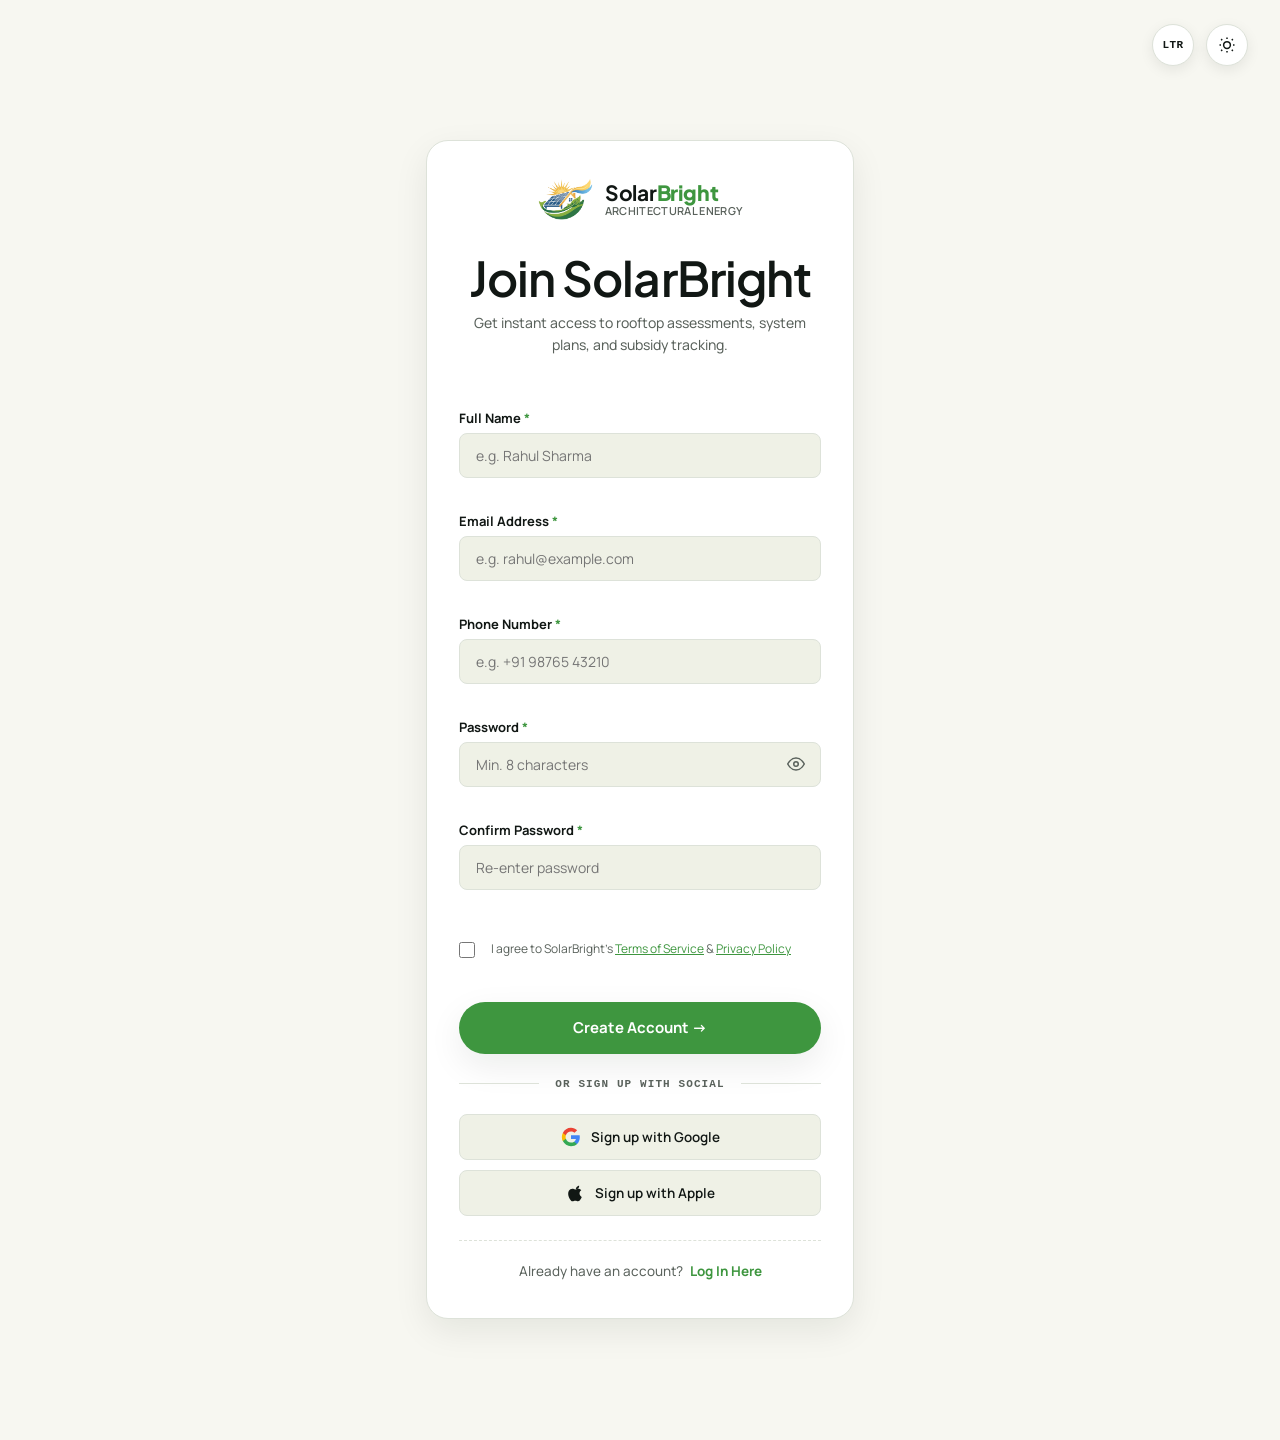
<file: signup.html>
<!DOCTYPE html>
<html lang="en">
<head>
<meta charset="UTF-8">
<meta name="viewport" content="width=device-width, initial-scale=1.0">
<title>Sign Up — SolarBright Rooftop Energy</title>
<meta name="description" content="Create your SolarBright account to track rooftop solar installation progress, request engineering audits, and view warranty documentation.">
<link rel="icon" type="image/png" href="assets/images/logo.png">
<link rel="preconnect" href="https://fonts.googleapis.com">
<link href="https://fonts.googleapis.com/css2?family=Manrope:wght@400;500;600;700;800&family=Plus+Jakarta+Sans:wght@400;500;600;700;800&display=swap" rel="stylesheet">
<script>
  (function(){
    var t = localStorage.getItem("solarbright-theme") || localStorage.getItem("theme") || "light";
    var d = localStorage.getItem("solarbright-dir") || localStorage.getItem("dir") || "ltr";
    document.documentElement.setAttribute("data-theme", t);
    document.documentElement.setAttribute("dir", d);
  })();
</script>
<link rel="stylesheet" href="css/styles.css">
</head>
<body data-theme="light" class="page-auth">

<!-- FLOATING TOP-RIGHT THEME & RTL CONTROLS -->
<div class="auth-floating-actions">
  <button class="rtl-toggle" id="rtlToggle" aria-label="Toggle RTL / LTR layout" title="Toggle RTL / LTR layout">
    <span class="rtl-label">LTR</span>
  </button>
  <button class="theme-toggle" id="themeToggle" aria-label="Toggle dark mode" aria-pressed="false">
    <svg class="icon-sun" width="18" height="18" viewBox="0 0 24 24" fill="none" stroke="currentColor" stroke-width="2"><circle cx="12" cy="12" r="4.5"/><path d="M12 2v2M12 20v2M4.2 4.2l1.4 1.4M18.4 18.4l1.4 1.4M2 12h2M20 12h2M4.2 19.8l1.4-1.4M18.4 5.6l1.4-1.4"/></svg>
    <svg class="icon-moon" width="18" height="18" viewBox="0 0 24 24" fill="none" stroke="currentColor" stroke-width="2"><path d="M20 14.5A8.5 8.5 0 1 1 9.5 4a6.5 6.5 0 0 0 10.5 10.5Z"/></svg>
  </button>
</div>

<main id="auth-main">
  <section class="auth-section">
    <div class="container">
      <div class="auth-card-wrapper">
        <div class="auth-card">
          <div class="auth-header text-center">
            <a href="index.html" class="auth-brand-logo">
              <img src="assets/images/logo.png" alt="SolarBright Logo" class="brand-logo-img">
              <span class="brand-text">
                <span class="brand-name">Solar<strong>Bright</strong></span>
                <span class="brand-tag">Architectural Energy</span>
              </span>
            </a>
            <h1 class="auth-title">Join SolarBright</h1>
            <p class="auth-subtitle">Get instant access to rooftop assessments, system plans, and subsidy tracking.</p>
          </div>

          <!-- SIGN UP FORM -->
          <form id="signupForm" class="auth-form" onsubmit="event.preventDefault();">
            <div class="form-field">
              <label for="signupName">Full Name <span>*</span></label>
              <input type="text" id="signupName" placeholder="e.g. Rahul Sharma" required>
            </div>

            <div class="form-field">
              <label for="signupEmail">Email Address <span>*</span></label>
              <input type="email" id="signupEmail" placeholder="e.g. rahul@example.com" required>
            </div>

            <div class="form-field">
              <label for="signupPhone">Phone Number <span>*</span></label>
              <input type="tel" id="signupPhone" placeholder="e.g. +91 98765 43210" required>
            </div>

            <div class="form-field">
              <label for="signupPassword">Password <span>*</span></label>
              <div class="password-input-wrapper">
                <input type="password" id="signupPassword" placeholder="Min. 8 characters" minlength="8" required>
                <button type="button" class="btn-toggle-password" aria-label="Toggle password visibility">
                  <svg class="eye-open" width="18" height="18" viewBox="0 0 24 24" fill="none" stroke="currentColor" stroke-width="2"><path d="M1 12s4-8 11-8 11 8 11 8-4 8-11 8-11-8-11-8z"/><circle cx="12" cy="12" r="3"/></svg>
                  <svg class="eye-closed" width="18" height="18" viewBox="0 0 24 24" fill="none" stroke="currentColor" stroke-width="2" style="display:none;"><path d="M17.94 17.94A10.07 10.07 0 0 1 12 20c-7 0-11-8-11-8a18.45 18.45 0 0 1 5.06-5.94M9.9 4.24A9.12 9.12 0 0 1 12 4c7 0 11 8 11 8a18.5 18.5 0 0 1-2.16 3.19m-6.72-1.07a3 3 0 1 1-4.24-4.24"/><line x1="1" y1="1" x2="23" y2="23"/></svg>
                </button>
              </div>
            </div>

            <div class="form-field">
              <label for="confirmPassword">Confirm Password <span>*</span></label>
              <div class="password-input-wrapper">
                <input type="password" id="confirmPassword" placeholder="Re-enter password" minlength="8" required>
              </div>
            </div>

            <div class="auth-options-row">
              <label class="custom-checkbox">
                <input type="checkbox" id="termsAgreement" required>
                <span class="checkmark"></span>
                <span class="label-text">I agree to SolarBright's <a href="#">Terms of Service</a> &amp; <a href="#">Privacy Policy</a></span>
              </label>
            </div>

            <button type="submit" class="btn btn-primary btn-block auth-submit-btn" id="signupSubmitBtn">
              Create Account →
            </button>

            <div class="auth-alert success" id="signupSuccessAlert" style="display:none;">
              ✓ Account created successfully! Redirecting to login...
            </div>
          </form>

          <!-- THIRD PARTY SIGNUP BUTTONS REARRANGED AFTER SUBMIT BUTTON -->
          <div class="auth-divider">
            <span>OR SIGN UP WITH SOCIAL</span>
          </div>

          <div class="social-auth-grid">
            <button type="button" class="btn-social btn-google" id="googleSignupBtn">
              <svg width="20" height="20" viewBox="0 0 24 24" aria-hidden="true">
                <path fill="#4285F4" d="M22.56 12.25c0-.78-.07-1.53-.2-2.25H12v4.26h5.92c-.26 1.37-1.04 2.53-2.21 3.31v2.77h3.57c2.08-1.92 3.28-4.74 3.28-8.09z"/>
                <path fill="#34A853" d="M12 23c2.97 0 5.46-.98 7.28-2.66l-3.57-2.77c-.98.66-2.23 1.06-3.71 1.06-2.86 0-5.29-1.93-6.16-4.53H2.18v2.84C3.99 20.53 7.7 23 12 23z"/>
                <path fill="#FBBC05" d="M5.84 14.09c-.22-.66-.35-1.36-.35-2.09s.13-1.43.35-2.09V7.06H2.18C1.43 8.55 1 10.22 1 12s.43 3.45 1.18 4.94l2.85-2.22.81-.63z"/>
                <path fill="#EA4335" d="M12 5.38c1.62 0 3.06.56 4.21 1.64l3.15-3.15C17.45 2.09 14.97 1 12 1 7.7 1 3.99 3.47 2.18 7.06l3.66 2.84c.87-2.6 3.3-4.52 6.16-4.52z"/>
              </svg>
              <span>Sign up with Google</span>
            </button>

            <button type="button" class="btn-social btn-apple" id="appleSignupBtn">
              <svg width="20" height="20" viewBox="0 0 24 24" fill="currentColor" aria-hidden="true">
                <path d="M18.71 19.5c-.83 1.24-1.71 2.45-3.05 2.47-1.34.03-1.77-.79-3.29-.79-1.53 0-2 .77-3.27.82-1.31.05-2.3-1.32-3.14-2.53C4.25 17 2.94 12.45 4.7 9.39c.87-1.52 2.43-2.48 4.12-2.51 1.28-.02 2.5.87 3.29.87.78 0 2.26-1.07 3.81-.91.65.03 2.47.26 3.64 1.98-.09.06-2.17 1.28-2.15 3.81.03 3.02 2.65 4.03 2.68 4.04-.03.07-.42 1.44-1.38 2.83M15.97 6.32c.67-.82 1.13-1.97.99-3.12-1 .04-2.2.67-2.9 1.49-.63.73-1.18 1.91-1.03 3.03 1.12.09 2.26-.57 2.94-1.4"/>
              </svg>
              <span>Sign up with Apple</span>
            </button>
          </div>

          <div class="auth-footer text-center">
            <p>Already have an account? <a href="login.html" class="auth-switch-link">Log In Here</a></p>
          </div>
        </div>
      </div>
    </div>
  </section>
</main>

<script src="js/main.js"></script>
</body>
</html>
</file>
<file: css/styles.css>
/* ==========================================================================
   SolarBright — Home Page Styles
   Structure: Tokens → Base → Header → Hero → Sections → Footer → Responsive
   ========================================================================== */

/* ---------- 1. DESIGN TOKENS ---------- */
:root{
  --bg:            #F7F7F1;
  --bg-alt:        #EFF1E6;
  --text:          #111714;
  --text-secondary:#59615B;
  --green:         #3E963F;
  --green-dark:    #0B3A27;
  --yellow:        #F2C644;
  --white:         #FFFFFF;
  --border:        #DDE2D9;
  --card-bg:       #FFFFFF;
  --overlay-scrim: rgba(11,20,16,0.45);

  --h2-bg:          #F7F7F1;
  --h2-bg-alt:      #EFF1E6;
  --h2-text-main:   #111714;
  --h2-text-sub:    #59615B;
  --h2-green:       #3E963F;
  --h2-dark-green:  #0B3A27;
  --h2-yellow:      #F2C644;
  --h2-border-color:#DDE2D9;
  --h2-panel-bg:    #FFFFFF;
  --h2-card-shadow: 0 12px 34px rgba(11,20,16,0.08);

  --font-display: 'Plus Jakarta Sans', 'Manrope', system-ui, sans-serif;
  --font-body:    'Manrope', system-ui, sans-serif;

  --container: 1280px;
  --radius-sm: 8px;
  --radius-md: 14px;
  --radius-lg: 22px;
  --shadow-card: 0 12px 34px rgba(11,20,16,0.08);
  --shadow-lift: 0 18px 40px rgba(11,20,16,0.14);
  --transition: 220ms cubic-bezier(.4,0,.2,1);
}

[data-theme="dark"]{
  --bg:             #0B1210;
  --bg-alt:         #101B16;
  --text:           #F4F5EF;
  --text-secondary: #AAB6AC;
  --green:          #69C34B;
  --green-dark:     #153D2A;
  --yellow:         #F3C94B;
  --white:          #15231C;
  --border:         #26362D;
  --card-bg:        #15231C;
  --overlay-scrim:  rgba(6,12,9,0.62);

  --h2-bg:          #0B1210;
  --h2-bg-alt:      #101B16;
  --h2-text-main:   #F4F5EF;
  --h2-text-sub:    #AAB6AC;
  --h2-green:       #69C34B;
  --h2-dark-green:  #153D2A;
  --h2-yellow:      #F3C94B;
  --h2-border-color:#26362D;
  --h2-panel-bg:    #15231C;
  --h2-card-shadow: 0 12px 34px rgba(0,0,0,0.35);

  --shadow-card: 0 12px 34px rgba(0,0,0,0.35);
  --shadow-lift: 0 18px 44px rgba(0,0,0,0.45);
}

@media (prefers-reduced-motion: reduce){
  *{ animation-duration: 0.001ms !important; animation-iteration-count: 1 !important; transition-duration: 0.001ms !important; scroll-behavior: auto !important; }
}

/* ---------- 2. BASE & REVEAL ANIMATIONS ---------- */
*, *::before, *::after{ box-sizing: border-box; }
html{ scroll-behavior: smooth; }
body{
  margin:0;
  font-family: var(--font-body);
  background: var(--bg);
  color: var(--text);
  -webkit-font-smoothing: antialiased;
  transition: background var(--transition), color var(--transition);
}

[data-reveal] {
  opacity: 1;
  transform: translateY(0);
  transition: opacity 650ms cubic-bezier(.4,0,.2,1), transform 650ms cubic-bezier(.4,0,.2,1);
}
.js-reveal [data-reveal]:not(.in-view) {
  opacity: 0;
  transform: translateY(24px);
}
.js-reveal [data-reveal].in-view {
  opacity: 1;
  transform: translateY(0);
}

img{ max-width:100%; display:block; }
a{ color:inherit; text-decoration:none; }
ul{ list-style:none; margin:0; padding:0; }
h1,h2,h3,h4,h5,h6{ font-family: var(--font-display) !important; margin:0; line-height:1.12; letter-spacing:-0.01em; }
p{ margin:0; color: var(--text-secondary); line-height:1.6; font-family: var(--font-body); }
button{ font-family:inherit; cursor:pointer; border:none; background:none; color:inherit; }

.container{ max-width: var(--container); margin:0 auto; padding: 0 32px; }

:focus-visible{ outline: 2px solid var(--green); outline-offset: 3px; }

/* UNIFIED GLOBAL TYPOGRAPHY SYSTEM ACROSS ALL PAGES */
h1, .hero-title, .hero-heading, .h2-hero-heading, .ab-hero-heading, .pr-hero-heading, .sv-hero-heading, .pl-hero-heading, .gl-hero-heading, .ct-page-title, .auth-title {
  font-family: var(--font-display) !important;
  font-size: clamp(32px, 3.8vw, 48px) !important;
  font-weight: 800 !important;
  line-height: 1.14 !important;
  letter-spacing: -0.02em !important;
  color: var(--text);
}

h2, .section-heading, .h2-editorial-heading, .ab-editorial-heading, .pr-editorial-heading, .sv-editorial-heading,
.pl-editorial-heading, .gl-editorial-heading, .ab-section-title, .gov-heading, .ab-quote-heading, .sv-req-heading {
  font-family: var(--font-display) !important;
  font-size: clamp(24px, 2.6vw, 34px) !important;
  font-weight: 800 !important;
  line-height: 1.2 !important;
  letter-spacing: -0.015em !important;
  color: var(--text);
}

.h2-closing-title, .pr-cta-heading, .pl-cta-heading, .sv-cta-heading, .final-cta .section-heading {
  font-family: var(--font-display) !important;
  font-size: clamp(26px, 3vw, 38px) !important;
  font-weight: 800 !important;
  line-height: 1.16 !important;
  letter-spacing: -0.02em !important;
}

h3, h4, .benefit-body h3, .sv-card h3, .pr-config-card h3, .process-card h3, .h2-story-subtitle {
  font-family: var(--font-display) !important;
  font-size: clamp(17px, 1.8vw, 21px) !important;
  font-weight: 700 !important;
  line-height: 1.3 !important;
  color: var(--text);
}

.eyebrow, .h2-section-label, .pr-section-label, .sv-section-label, .pl-section-label,
.gl-section-label, .sv-tech-label, .h2-closing-tag, .ab-hero-tag, .h2-story-tag {
  font-family: monospace, var(--font-body) !important;
  font-size: 11.5px !important;
  font-weight: 800 !important;
  letter-spacing: 0.14em !important;
  text-transform: uppercase !important;
  color: var(--green);
  margin: 0 0 14px;
}
.eyebrow-light{ color: var(--yellow) !important; }

p, .section-desc, .h2-section-desc, .pr-section-desc, .sv-section-desc,
.sv-hero-sub, .ab-hero-sub, .ct-hero-desc, .h2-portrait-sub, .sv-card-desc {
  font-family: var(--font-body) !important;
  font-size: 15.5px;
  font-weight: 400;
  line-height: 1.6;
  color: var(--text-secondary);
}

.text-accent{ color: var(--green); }

.section-heading.centered{ text-align:center; }
.section-heading.light{ color: var(--white); }
[data-theme="dark"] .section-heading.light{ color:#fff; }

/* Buttons */
.btn{
  display:inline-flex; align-items:center; justify-content:center; gap:8px;
  padding: 14px 26px; border-radius: 999px;
  font-weight: 700; font-size: 15px;
  transition: transform var(--transition), box-shadow var(--transition), background var(--transition), color var(--transition);
  white-space: nowrap;
  width: fit-content;
  max-width: 100%;
  align-self: flex-start;
  box-sizing: border-box;
}
.btn .arrow{ display:inline-block; transition: transform var(--transition); }
.btn:hover .arrow{ transform: translateX(4px); }
.btn:hover{ transform: translateY(-2px); }

.btn-primary{ background: var(--green); color:#fff; box-shadow: var(--shadow-card); }
.btn-primary:hover{ background: var(--green-dark); }
[data-theme="dark"] .btn-primary:hover{ background:#7fd45f; color:#0B1210; }

.btn-secondary{ background: transparent; color: var(--text); border: 1.5px solid var(--border); }
.btn-secondary:hover{ border-color: var(--green); color: var(--green); }

.btn-yellow{ background: var(--yellow); color: #1B1300; }
.btn-yellow:hover{ background:#e6b52e; }

.btn-outline{
  background: rgba(62, 150, 63, 0.05);
  border: 1.5px solid var(--green) !important;
  color: var(--green) !important;
  font-weight: 700;
  transition: all var(--transition);
}
.btn-outline:hover{
  background: var(--green) !important;
  color: #ffffff !important;
  border-color: var(--green) !important;
  transform: translateY(-2px);
  box-shadow: 0 4px 16px rgba(62, 150, 63, 0.3);
}

.btn-block{ width:100% !important; max-width:100% !important; align-self:stretch !important; justify-content:center !important; }
.btn-header{ padding: 11px 22px; font-size: 14px; }

/* ---------- 3. GLOBAL HEADER (UNIFIED FIXED BACKGROUND) ---------- */
.site-header,
.h2-header,
.ab-header,
.pr-header,
.sv-header,
.pl-header,
.gl-header,
.ct-header {
  position: fixed; top: 0; left: 0; right: 0; z-index: 100;
  padding: 14px 0;
  background: rgba(255, 255, 255, 0.96) !important;
  backdrop-filter: blur(16px);
  -webkit-backdrop-filter: blur(16px);
  box-shadow: 0 4px 20px rgba(0, 0, 0, 0.06) !important;
  border-bottom: 1px solid rgba(0, 0, 0, 0.08) !important;
  transition: padding var(--transition), background var(--transition), box-shadow var(--transition), border-color var(--transition);
}

.site-header.scrolled,
.h2-header.scrolled,
.ab-header.scrolled,
.pr-header.scrolled,
.sv-header.scrolled,
.pl-header.scrolled,
.gl-header.scrolled,
.ct-header.scrolled {
  padding: 10px 0;
  background: rgba(255, 255, 255, 0.98) !important;
  box-shadow: 0 6px 24px rgba(0, 0, 0, 0.1) !important;
  border-bottom: 1px solid rgba(0, 0, 0, 0.1) !important;
}

.header-inner{
  max-width: var(--container); margin: 0 auto; padding: 0 32px;
  display:flex; align-items:center; justify-content:space-between; gap: 24px;
}

/* GLOBAL BRAND LOGO & TYPOGRAPHY SYSTEM */
.brand,
.footer-brand .brand,
.auth-brand-logo {
  display: inline-flex !important;
  align-items: center !important;
  gap: 12px !important;
  text-decoration: none !important;
  color: inherit !important;
}

.brand-logo-img {
  height: 38px !important;
  width: auto !important;
  object-fit: contain !important;
  vertical-align: middle !important;
  flex-shrink: 0 !important;
  display: inline-block !important;
}

.brand-text {
  display: inline-flex !important;
  flex-direction: column !important;
  line-height: 1.15 !important;
  text-align: left !important;
}

[dir="rtl"] .brand-text {
  text-align: right !important;
}

.brand-name {
  font-family: var(--font-display) !important;
  font-weight: 700 !important;
  font-size: 19px !important;
  color: var(--text) !important;
  letter-spacing: -0.01em !important;
  display: block !important;
}

.brand-name strong {
  color: var(--green) !important;
  font-weight: 800 !important;
}

.brand-tag {
  font-family: var(--font-body) !important;
  font-size: 10.5px !important;
  font-weight: 600 !important;
  color: var(--text-secondary) !important;
  letter-spacing: 0.03em !important;
  text-transform: uppercase !important;
  display: block !important;
}

/* Footer Brand Typography */
.site-footer .brand-name,
.footer-brand .brand-name,
.h2-footer .brand-name {
  color: #ffffff !important;
}

.site-footer .brand-tag,
.footer-brand .brand-tag,
.h2-footer .brand-tag {
  color: rgba(255, 255, 255, 0.72) !important;
}

/* Auth Brand Logo in Cards */
.auth-brand-logo {
  margin-bottom: 18px !important;
  justify-content: center !important;
}

.auth-brand-logo .brand-logo-img {
  height: 44px !important;
}

.auth-brand-logo .brand-name {
  font-size: 21px !important;
}

.auth-brand-logo .brand-tag {
  font-size: 11px !important;
}

.main-nav{ display:flex; align-items:center; gap: 20px; flex-wrap: nowrap; }
.nav-link{
  font-size: 14px; font-weight: 700; color: #1a2621;
  position:relative; padding: 4px 0; transition: color var(--transition);
  white-space: nowrap; flex-shrink: 0;
}
.nav-link:hover, .nav-link.active{ color: var(--green); }
.nav-link.active::after{
  content:""; position:absolute; left:0; right:0; bottom:-6px; height:3px; background: var(--green); border-radius: 999px;
}

/* Dark Mode Global Header Overrides */
[data-theme="dark"] .site-header,
[data-theme="dark"] .h2-header,
[data-theme="dark"] .ab-header,
[data-theme="dark"] .pr-header,
[data-theme="dark"] .sv-header,
[data-theme="dark"] .pl-header,
[data-theme="dark"] .gl-header,
[data-theme="dark"] .ct-header {
  background: rgba(11, 18, 16, 0.94) !important;
  box-shadow: 0 4px 24px rgba(0, 0, 0, 0.4) !important;
  border-bottom: 1px solid rgba(255, 255, 255, 0.12) !important;
}

[data-theme="dark"] .site-header.scrolled,
[data-theme="dark"] .h2-header.scrolled,
[data-theme="dark"] .ab-header.scrolled,
[data-theme="dark"] .pr-header.scrolled,
[data-theme="dark"] .sv-header.scrolled,
[data-theme="dark"] .pl-header.scrolled,
[data-theme="dark"] .gl-header.scrolled,
[data-theme="dark"] .ct-header.scrolled {
  background: rgba(6, 12, 10, 0.96) !important;
  box-shadow: 0 6px 28px rgba(0, 0, 0, 0.5) !important;
  border-bottom: 1px solid rgba(62, 150, 63, 0.3) !important;
}

[data-theme="dark"] .site-header .brand-name,
[data-theme="dark"] .h2-header .brand-name,
[data-theme="dark"] .ab-header .brand-name,
[data-theme="dark"] .pr-header .brand-name,
[data-theme="dark"] .sv-header .brand-name,
[data-theme="dark"] .pl-header .brand-name,
[data-theme="dark"] .gl-header .brand-name,
[data-theme="dark"] .ct-header .brand-name { color: #FFFFFF !important; }

[data-theme="dark"] .site-header .brand-name strong,
[data-theme="dark"] .h2-header .brand-name strong,
[data-theme="dark"] .ab-header .brand-name strong,
[data-theme="dark"] .pr-header .brand-name strong,
[data-theme="dark"] .sv-header .brand-name strong,
[data-theme="dark"] .pl-header .brand-name strong,
[data-theme="dark"] .gl-header .brand-name strong,
[data-theme="dark"] .ct-header .brand-name strong { color: var(--green) !important; }

[data-theme="dark"] .site-header .brand-tag,
[data-theme="dark"] .h2-header .brand-tag,
[data-theme="dark"] .ab-header .brand-tag,
[data-theme="dark"] .pr-header .brand-tag,
[data-theme="dark"] .sv-header .brand-tag,
[data-theme="dark"] .pl-header .brand-tag,
[data-theme="dark"] .gl-header .brand-tag,
[data-theme="dark"] .ct-header .brand-tag { color: rgba(255, 255, 255, 0.7) !important; }

[data-theme="dark"] .site-header .nav-link,
[data-theme="dark"] .h2-header .nav-link,
[data-theme="dark"] .ab-header .nav-link,
[data-theme="dark"] .pr-header .nav-link,
[data-theme="dark"] .sv-header .nav-link,
[data-theme="dark"] .pl-header .nav-link,
[data-theme="dark"] .gl-header .nav-link,
[data-theme="dark"] .ct-header .nav-link { color: rgba(255, 255, 255, 0.85); }

[data-theme="dark"] .site-header .nav-link:hover,
[data-theme="dark"] .site-header .nav-link.active,
[data-theme="dark"] .h2-header .nav-link:hover,
[data-theme="dark"] .h2-header .nav-link.active,
[data-theme="dark"] .ab-header .nav-link:hover,
[data-theme="dark"] .ab-header .nav-link.active,
[data-theme="dark"] .pr-header .nav-link:hover,
[data-theme="dark"] .pr-header .nav-link.active,
[data-theme="dark"] .sv-header .nav-link:hover,
[data-theme="dark"] .sv-header .nav-link.active,
[data-theme="dark"] .pl-header .nav-link:hover,
[data-theme="dark"] .pl-header .nav-link.active,
[data-theme="dark"] .gl-header .nav-link:hover,
[data-theme="dark"] .gl-header .nav-link.active,
[data-theme="dark"] .ct-header .nav-link:hover,
[data-theme="dark"] .ct-header .nav-link.active { color: var(--yellow) !important; }

[data-theme="dark"] .site-header .nav-link.active::after,
[data-theme="dark"] .h2-header .nav-link.active::after,
[data-theme="dark"] .ab-header .nav-link.active::after,
[data-theme="dark"] .pr-header .nav-link.active::after,
[data-theme="dark"] .sv-header .nav-link.active::after,
[data-theme="dark"] .pl-header .nav-link.active::after,
[data-theme="dark"] .gl-header .nav-link.active::after,
[data-theme="dark"] .ct-header .nav-link.active::after { background: var(--yellow) !important; }

/* Dark Mode Button Outline Overrides */
[data-theme="dark"] .btn-outline {
  background: rgba(105, 195, 75, 0.08);
  border: 1.5px solid var(--green) !important;
  color: var(--green) !important;
}
[data-theme="dark"] .btn-outline:hover {
  background: var(--green) !important;
  color: #0B1210 !important;
  border-color: var(--green) !important;
}

.header-actions{ display:flex; align-items:center; gap: 14px; }

/* RTL Toggle Button */
.rtl-toggle {
  width: 38px;
  height: 38px;
  border-radius: 50%;
  display: flex;
  align-items: center;
  justify-content: center;
  padding: 0;
  border: 1.5px solid rgba(255,255,255,0.35);
  background: transparent;
  color: #ffffff;
  font-family: monospace, var(--font-body);
  font-size: 11px;
  font-weight: 800;
  letter-spacing: 0.04em;
  cursor: pointer;
  transition: border-color var(--transition), color var(--transition), background var(--transition);
}
.site-header.scrolled .rtl-toggle {
  border-color: var(--border);
  color: var(--text);
}
.rtl-toggle:hover {
  border-color: var(--green);
  color: var(--green);
}

/* ==========================================================================
   RTL (RIGHT-TO-LEFT) INTERNATIONALIZATION RULES
   ========================================================================== */

[dir="rtl"] {
  text-align: right;
  direction: rtl;
}

[dir="rtl"] .arrow {
  display: inline-block;
  transform: scaleX(-1);
}

[dir="rtl"] .process-num-badge {
  right: auto !important;
  left: 24px !important;
}

[dir="rtl"] .mobile-menu {
  right: auto;
  left: 0;
  transform: translateX(-100%);
  box-shadow: 12px 0 40px rgba(0, 0, 0, 0.22);
  border-left: none;
  border-right: 1px solid var(--border);
  text-align: right;
}

[dir="rtl"] .mobile-menu.open {
  transform: translateX(0) !important;
}

[dir="rtl"] .mobile-menu nav {
  text-align: right;
}

[dir="rtl"] .mobile-link:hover,
[dir="rtl"] .mobile-link.active,
[dir="rtl"] .mobile-link.text-accent {
  transform: translateX(-4px);
}

@media (max-width: 1280px) {
  .main-nav { gap: 14px; }
  .nav-link { font-size: 13px; }
}

@media (max-width: 1024px) {
  .main-nav { display: none !important; }
}
.theme-toggle{
  width:38px; height:38px; border-radius:50%; display:flex; align-items:center; justify-content:center;
  border: 1.5px solid rgba(255,255,255,0.35); color:#fff; transition: border-color var(--transition), color var(--transition), background var(--transition);
}
.site-header.scrolled .theme-toggle{ border-color: var(--border); color: var(--text); }
.theme-toggle:hover{ border-color: var(--green); color: var(--green); }
.icon-moon{ display:none; }
[data-theme="dark"] .icon-sun{ display:none; }
[data-theme="dark"] .icon-moon{ display:block; }

.hamburger {
  display: none;
  width: 36px;
  height: 36px;
  flex-direction: column;
  justify-content: center;
  align-items: center;
  gap: 5px;
  padding: 6px;
  border-radius: var(--radius-sm, 8px);
  border: 1px solid var(--border);
  background: var(--card-bg, rgba(255, 255, 255, 0.9));
  color: var(--text, #111827) !important;
  cursor: pointer;
  transition: all var(--transition);
}

.hamburger span {
  display: block;
  height: 2px;
  width: 20px;
  background: currentColor !important;
  border-radius: 2px;
  transition: transform var(--transition), opacity var(--transition);
}

/* Light & Dark Mode Explicit Hamburger Visibility Overrides */
[data-theme="light"] .hamburger,
html[data-theme="light"] .hamburger,
body[data-theme="light"] .hamburger,
.site-header:not(.scrolled) .hamburger {
  color: #111827 !important;
  border-color: rgba(0, 0, 0, 0.15) !important;
  background: #ffffff !important;
}

[data-theme="light"] .hamburger span,
html[data-theme="light"] .hamburger span,
body[data-theme="light"] .hamburger span,
.site-header:not(.scrolled) .hamburger span {
  background: #111827 !important;
}

[data-theme="dark"] .hamburger,
html[data-theme="dark"] .hamburger,
body[data-theme="dark"] .hamburger,
[data-theme="dark"] .site-header:not(.scrolled) .hamburger {
  color: #ffffff !important;
  border-color: rgba(255, 255, 255, 0.2) !important;
  background: rgba(18, 28, 23, 0.85) !important;
}

[data-theme="dark"] .hamburger span,
html[data-theme="dark"] .hamburger span,
body[data-theme="dark"] .hamburger span,
[data-theme="dark"] .site-header:not(.scrolled) .hamburger span {
  background: #ffffff !important;
}

.hamburger.open span:nth-child(1){ transform: translateY(7px) rotate(45deg); }
.hamburger.open span:nth-child(2){ opacity:0; }
.hamburger.open span:nth-child(3){ transform: translateY(-7px) rotate(-45deg); }

/* ---------- Sub-Page Header Color Fixes (Light mode: dark text; Dark mode: light text) ---------- */
.ct-header .nav-link,
.gl-header .nav-link,
.pl-header .nav-link,
.sv-header .nav-link,
.pr-header .nav-link,
.ab-header .nav-link,
.h2-header .nav-link {
  color: var(--h2-text-sub, #59615B) !important;
}

.ct-header .nav-link:hover, .ct-header .nav-link.active,
.gl-header .nav-link:hover, .gl-header .nav-link.active,
.pl-header .nav-link:hover, .pl-header .nav-link.active,
.sv-header .nav-link:hover, .sv-header .nav-link.active,
.pr-header .nav-link:hover, .pr-header .nav-link.active,
.ab-header .nav-link:hover, .ab-header .nav-link.active,
.h2-header .nav-link:hover, .h2-header .nav-link.active {
  color: var(--h2-green, #3E963F) !important;
}

.ct-header .brand-name,
.gl-header .brand-name,
.pl-header .brand-name,
.sv-header .brand-name,
.pr-header .brand-name,
.ab-header .brand-name,
.h2-header .brand-name {
  color: var(--h2-text-main, #111714) !important;
}

.ct-header .brand-tag,
.gl-header .brand-tag,
.pl-header .brand-tag,
.sv-header .brand-tag,
.pr-header .brand-tag,
.ab-header .brand-tag,
.h2-header .brand-tag {
  color: var(--h2-text-sub, #59615B) !important;
}

.ct-header .theme-toggle,
.gl-header .theme-toggle,
.pl-header .theme-toggle,
.sv-header .theme-toggle,
.pr-header .theme-toggle,
.ab-header .theme-toggle,
.h2-header .theme-toggle,
.ct-header .hamburger,
.gl-header .hamburger,
.pl-header .hamburger,
.sv-header .hamburger,
.pr-header .hamburger,
.ab-header .hamburger,
.h2-header .hamburger {
  color: var(--h2-text-main, #111714) !important;
  border-color: var(--h2-border-color, #DDE2D9) !important;
}

[data-theme="dark"] .ct-header .nav-link,
[data-theme="dark"] .gl-header .nav-link,
[data-theme="dark"] .pl-header .nav-link,
[data-theme="dark"] .sv-header .nav-link,
[data-theme="dark"] .pr-header .nav-link,
[data-theme="dark"] .ab-header .nav-link,
[data-theme="dark"] .h2-header .nav-link {
  color: #AAB6AC !important;
}
[data-theme="dark"] .ct-header .nav-link:hover, [data-theme="dark"] .ct-header .nav-link.active,
[data-theme="dark"] .gl-header .nav-link:hover, [data-theme="dark"] .gl-header .nav-link.active,
[data-theme="dark"] .pl-header .nav-link:hover, [data-theme="dark"] .pl-header .nav-link.active,
[data-theme="dark"] .sv-header .nav-link:hover, [data-theme="dark"] .sv-header .nav-link.active,
[data-theme="dark"] .pr-header .nav-link:hover, [data-theme="dark"] .pr-header .nav-link.active,
[data-theme="dark"] .ab-header .nav-link:hover, [data-theme="dark"] .ab-header .nav-link.active,
[data-theme="dark"] .h2-header .nav-link:hover, [data-theme="dark"] .h2-header .nav-link.active {
  color: #69C34B !important;
}

[data-theme="dark"] .ct-header .brand-name,
[data-theme="dark"] .gl-header .brand-name,
[data-theme="dark"] .pl-header .brand-name,
[data-theme="dark"] .sv-header .brand-name,
[data-theme="dark"] .pr-header .brand-name,
[data-theme="dark"] .ab-header .brand-name,
[data-theme="dark"] .h2-header .brand-name {
  color: #F4F5EF !important;
}

[data-theme="dark"] .ct-header .theme-toggle,
[data-theme="dark"] .gl-header .theme-toggle,
[data-theme="dark"] .pl-header .theme-toggle,
[data-theme="dark"] .sv-header .theme-toggle,
[data-theme="dark"] .pr-header .theme-toggle,
[data-theme="dark"] .ab-header .theme-toggle,
[data-theme="dark"] .h2-header .theme-toggle,
[data-theme="dark"] .ct-header .hamburger,
[data-theme="dark"] .gl-header .hamburger,
[data-theme="dark"] .pl-header .hamburger,
[data-theme="dark"] .sv-header .hamburger,
[data-theme="dark"] .pr-header .hamburger,
[data-theme="dark"] .ab-header .hamburger,
[data-theme="dark"] .h2-header .hamburger {
  color: #F4F5EF !important;
  border-color: #26362D !important;
}

/* Mobile menu drawer styling */
.mobile-menu {
  position: fixed;
  top: 0;
  right: 0;
  height: 100vh;
  width: min(380px, 88vw);
  z-index: 200;
  background: var(--bg);
  backdrop-filter: blur(24px);
  box-shadow: -12px 0 40px rgba(0, 0, 0, 0.22);
  padding: 24px 28px 32px;
  display: flex;
  flex-direction: column;
  justify-content: flex-start;
  gap: 16px;
  transform: translateX(100%);
  transition: transform 340ms cubic-bezier(.4, 0, .2, 1);
  border-left: 1px solid var(--border);
  overflow-y: auto;
}

.mobile-menu.open {
  transform: translateX(0);
}

.mobile-menu-header {
  display: flex;
  align-items: center;
  justify-content: space-between;
  padding-bottom: 16px;
  border-bottom: 1px solid var(--border);
  margin-bottom: 8px;
  flex-shrink: 0;
}

.mobile-menu-close {
  width: 36px;
  height: 36px;
  border-radius: 50%;
  background: rgba(0, 0, 0, 0.06);
  border: 1px solid var(--border);
  display: flex;
  align-items: center;
  justify-content: center;
  font-size: 22px;
  color: var(--text);
  cursor: pointer;
  transition: background var(--transition), transform var(--transition);
}

[data-theme="dark"] .mobile-menu-close {
  background: rgba(255, 255, 255, 0.08);
}

.mobile-menu-close:hover {
  transform: rotate(90deg);
  background: var(--green);
  color: #fff;
}

.mobile-menu nav {
  display: flex;
  flex-direction: column;
  gap: 6px;
  flex-grow: 0;
}

.mobile-link {
  font-size: 15.5px;
  font-weight: 700;
  font-family: var(--font-display);
  color: var(--text);
  padding: 10px 16px;
  border-radius: var(--radius-sm);
  display: flex;
  align-items: center;
  justify-content: space-between;
  transition: background var(--transition), color var(--transition), transform var(--transition);
}

.mobile-link:hover,
.mobile-link.active,
.mobile-link.text-accent {
  background: rgba(62, 150, 63, 0.12);
  color: var(--green) !important;
  transform: translateX(4px);
}

.mobile-menu-footer {
  margin-top: auto;
  padding-top: 18px;
  border-top: 1px solid var(--border);
  display: flex;
  flex-direction: column;
  gap: 14px;
  flex-shrink: 0;
}

.mobile-toggles-row {
  display: flex;
  align-items: center;
  justify-content: center;
  gap: 16px;
}

.mobile-toggles-row .rtl-toggle,
.mobile-toggles-row .theme-toggle {
  border-color: var(--border) !important;
  color: var(--text) !important;
}

.mobile-menu-backdrop {
  position: fixed;
  inset: 0;
  background: rgba(0, 0, 0, 0.45);
  backdrop-filter: blur(4px);
  z-index: 150;
  opacity: 0;
  pointer-events: none;
  transition: opacity var(--transition);
}

.mobile-menu-backdrop.open {
  opacity: 1;
  pointer-events: auto;
}

@media (max-width: 1024px) {
  .site-header .btn-header,
  .site-header .rtl-toggle,
  .site-header .theme-toggle {
    display: none !important;
  }
}

/* ---------- 4. INNOVATIVE HERO ---------- */
.hero-innovative {
  position: relative;
  min-height: 90vh;
  display: flex;
  align-items: center;
  overflow: hidden;
  padding: 160px 0 100px;
  background-color: #060D0A;
}
.hero-innovative .hero-media {
  position: absolute;
  inset: 0;
  z-index: 0;
}
.hero-innovative .hero-media img {
  width: 100%;
  height: 100%;
  object-fit: cover;
  transform: scale(1.04);
  filter: brightness(0.75);
}
.hero-innovative .hero-scrim {
  position: absolute;
  inset: 0;
  background: linear-gradient(90deg, rgba(4, 10, 7, 0.94) 0%, rgba(4, 10, 7, 0.82) 48%, rgba(4, 10, 7, 0.35) 100%);
}

.hero-container {
  position: relative;
  z-index: 2;
  width: 100%;
}
.hero-grid-2col {
  display: grid;
  grid-template-columns: 1.15fr 0.85fr;
  gap: 56px;
  align-items: center;
}

.hero-content {
  color: #FFFFFF !important;
}

.hero-heading {
  font-family: var(--font-display);
  font-size: clamp(32px, 3.8vw, 48px) !important;
  font-weight: 800 !important;
  color: #FFFFFF !important;
  line-height: 1.12 !important;
  margin-bottom: 22px !important;
  text-shadow: 0 2px 14px rgba(0, 0, 0, 0.5);
}

.hero-sub {
  color: rgba(255, 255, 255, 0.92) !important;
  font-size: clamp(16px, 1.35vw, 19px) !important;
  line-height: 1.65 !important;
  max-width: 520px !important;
  margin-bottom: 34px !important;
  text-shadow: 0 1px 6px rgba(0, 0, 0, 0.5);
}

.hero-ctas {
  display: flex;
  gap: 16px;
  flex-wrap: wrap;
  align-items: center;
}

.btn-hero-main {
  background: var(--green) !important;
  color: #FFFFFF !important;
  border-color: var(--green) !important;
  font-weight: 800 !important;
  box-shadow: 0 8px 24px rgba(62, 150, 63, 0.45);
}
.btn-hero-main:hover {
  background: #348035 !important;
  transform: translateY(-2px);
}

.btn-hero-sec {
  background: rgba(255, 255, 255, 0.12) !important;
  color: #FFFFFF !important;
  border: 1.5px solid rgba(255, 255, 255, 0.6) !important;
  backdrop-filter: blur(10px);
  -webkit-backdrop-filter: blur(10px);
  font-weight: 700 !important;
}
.btn-hero-sec:hover {
  background: rgba(255, 255, 255, 0.25) !important;
  border-color: #FFFFFF !important;
  color: #FFFFFF !important;
}

.hero-live-badge {
  display: inline-flex;
  align-items: center;
  gap: 10px;
  background: rgba(0, 0, 0, 0.55);
  backdrop-filter: blur(12px);
  -webkit-backdrop-filter: blur(12px);
  border: 1px solid rgba(255, 255, 255, 0.3);
  padding: 8px 18px;
  border-radius: 999px;
  color: #FFFFFF !important;
  font-family: monospace, var(--font-body);
  font-size: 12px;
  font-weight: 800;
  letter-spacing: 0.12em;
  margin-bottom: 24px;
}
.hero-live-badge span {
  color: #FFFFFF !important;
}
.hero-live-badge .badge-dot {
  color: var(--yellow) !important;
}

.live-pulse {
  width: 9px;
  height: 9px;
  border-radius: 50%;
  background: #69C34B;
  box-shadow: 0 0 10px #69C34B;
  animation: livePulseAnim 1.8s infinite ease-in-out;
}
@keyframes livePulseAnim {
  0% { transform: scale(0.9); opacity: 0.7; }
  50% { transform: scale(1.3); opacity: 1; box-shadow: 0 0 16px var(--green); }
  100% { transform: scale(0.9); opacity: 0.7; }
}

.text-gradient {
  background: linear-gradient(135deg, #7BE059 0%, #F5CE56 100%) !important;
  background-clip: text !important;
  -webkit-background-clip: text !important;
  -webkit-text-fill-color: transparent !important;
  display: inline-block;
}

.hero-trust-row {
  display: flex;
  gap: 24px;
  flex-wrap: wrap;
  margin-top: 36px;
  padding-top: 24px;
  border-top: 1px solid rgba(255, 255, 255, 0.2);
}
.trust-pill {
  display: flex;
  align-items: center;
  gap: 8px;
  color: #FFFFFF !important;
  font-size: 13.5px;
  font-weight: 700;
}
.trust-pill span {
  color: #FFFFFF !important;
}

/* RIGHT COLUMN: HERO FEATURED CAROUSEL CARD */
.hero-carousel-card {
  position: relative;
  background: rgba(12, 24, 18, 0.85);
  backdrop-filter: blur(20px);
  -webkit-backdrop-filter: blur(20px);
  border: 1.5px solid rgba(235, 194, 71, 0.45);
  border-radius: var(--radius-lg);
  overflow: hidden;
  box-shadow: 0 24px 60px rgba(0, 0, 0, 0.55);
  height: 480px;
  display: flex;
  flex-direction: column;
}
.hero-carousel-track {
  position: relative;
  width: 100%;
  height: 100%;
}
.hero-carousel-slide {
  position: absolute;
  inset: 0;
  opacity: 0;
  visibility: hidden;
  transition: opacity 700ms ease, transform 700ms ease;
  transform: scale(1.04);
}
.hero-carousel-slide.active {
  opacity: 1;
  visibility: visible;
  transform: scale(1);
}
.hero-carousel-slide img {
  width: 100%;
  height: 100%;
  object-fit: cover;
}
.hero-carousel-caption {
  position: absolute;
  bottom: 0;
  left: 0;
  right: 0;
  padding: 24px 24px 34px;
  background: linear-gradient(0deg, rgba(8, 19, 16, 0.95) 0%, rgba(8, 19, 16, 0.6) 60%, rgba(8, 19, 16, 0) 100%);
  color: #ffffff;
}
.carousel-tag {
  display: inline-block;
  font-family: monospace;
  font-size: 10px;
  font-weight: 800;
  letter-spacing: 0.12em;
  color: var(--yellow);
  background: rgba(235, 194, 71, 0.2);
  border: 1px solid rgba(235, 194, 71, 0.4);
  padding: 3px 10px;
  border-radius: 999px;
  margin-bottom: 8px;
}
.hero-carousel-caption h3 {
  font-family: var(--font-display);
  font-size: 20px;
  font-weight: 700;
  color: #ffffff;
  margin-bottom: 4px;
}
.hero-carousel-caption p {
  font-size: 13.5px;
  color: rgba(255, 255, 255, 0.85);
  margin: 0;
}

/* Carousel Buttons */
.carousel-btn {
  position: absolute;
  top: 50%;
  transform: translateY(-50%);
  width: 38px;
  height: 38px;
  border-radius: 50%;
  background: rgba(12, 24, 18, 0.7);
  border: 1px solid rgba(255, 255, 255, 0.25);
  color: #ffffff;
  display: flex;
  align-items: center;
  justify-content: center;
  cursor: pointer;
  z-index: 10;
  transition: all 250ms ease;
}
.carousel-btn:hover {
  background: var(--yellow);
  color: #0d1a14;
  border-color: var(--yellow);
}
.carousel-btn.prev-btn { left: 14px; }
.carousel-btn.next-btn { right: 14px; }

/* Carousel Dots */
.carousel-dots {
  position: absolute;
  bottom: 12px;
  left: 50%;
  transform: translateX(-50%);
  display: flex;
  gap: 8px;
  z-index: 10;
}
.carousel-dots .dot {
  width: 10px;
  height: 10px;
  border-radius: 50%;
  background: rgba(255, 255, 255, 0.4);
  border: none;
  padding: 0;
  cursor: pointer;
  transition: all 300ms ease;
}
.carousel-dots .dot.active {
  width: 26px;
  border-radius: 999px;
  background: var(--yellow);
}
.estimator-sub {
  font-size: 13px;
  color: rgba(255, 255, 255, 0.75);
  margin-bottom: 20px;
}

.bill-slider-box {
  background: rgba(0, 0, 0, 0.3);
  border: 1px solid rgba(255, 255, 255, 0.12);
  border-radius: var(--radius-md);
  padding: 16px 18px;
  margin-bottom: 22px;
}
.slider-val-row {
  display: flex;
  align-items: center;
  justify-content: space-between;
  margin-bottom: 12px;
}
.slider-lbl {
  font-size: 12.5px;
  color: rgba(255, 255, 255, 0.8);
}
.slider-val-display {
  font-family: var(--font-display);
  font-size: 18px;
  font-weight: 800;
  color: var(--yellow);
}

.hero-slider {
  -webkit-appearance: none;
  appearance: none;
  width: 100%;
  height: 6px;
  border-radius: 3px;
  background: rgba(255, 255, 255, 0.2);
  outline: none;
  cursor: pointer;
}
.hero-slider::-webkit-slider-thumb {
  -webkit-appearance: none;
  appearance: none;
  width: 20px;
  height: 20px;
  border-radius: 50%;
  background: var(--yellow);
  cursor: pointer;
  box-shadow: 0 0 10px rgba(235, 194, 71, 0.8);
  border: 2px solid #ffffff;
}
.hero-slider::-moz-range-thumb {
  width: 20px;
  height: 20px;
  border-radius: 50%;
  background: var(--yellow);
  cursor: pointer;
  box-shadow: 0 0 10px rgba(235, 194, 71, 0.8);
  border: 2px solid #ffffff;
}

.slider-limits {
  display: flex;
  justify-content: space-between;
  font-family: monospace;
  font-size: 10.5px;
  color: rgba(255, 255, 255, 0.5);
  margin-top: 8px;
}

.estimator-results-grid {
  display: grid;
  grid-template-columns: repeat(2, 1fr);
  gap: 12px;
  margin-bottom: 22px;
}
.res-card {
  background: rgba(255, 255, 255, 0.05);
  border: 1px solid rgba(255, 255, 255, 0.1);
  border-radius: var(--radius-md);
  padding: 12px 14px;
  display: flex;
  flex-direction: column;
  gap: 2px;
}
.res-card.highlight {
  background: rgba(62, 150, 63, 0.15);
  border-color: rgba(62, 150, 63, 0.4);
}
.res-lbl {
  font-size: 11px;
  color: rgba(255, 255, 255, 0.7);
}
.res-val {
  font-family: var(--font-display);
  font-size: 18px;
  font-weight: 800;
  color: #ffffff;
}
.text-green { color: #69C34B !important; }
.text-yellow { color: #EBC247 !important; }
.res-sub {
  font-size: 10.5px;
  color: rgba(255, 255, 255, 0.55);
}

.estimator-cta {
  padding: 13px 20px;
  font-size: 14px;
  font-weight: 800;
}

@media (max-width: 1024px) {
  .hero-grid-2col {
    grid-template-columns: 1fr;
    gap: 40px;
  }
  .hero-innovative { padding: 130px 0 70px; }
}

/* ---------- 5. WHY SOLAR ---------- */
.why-solar{ background: var(--bg-alt); padding: 96px 0; }
.benefit-strip{
  margin-top: 56px; display:grid; grid-template-columns: repeat(4,1fr);
}
.why-solar-icon-card{ padding: 8px 32px; border-left: 1px solid var(--border); }
.why-solar-icon-card:first-child{ border-left:none; padding-left:0; }
.benefit-icon{
  width:48px; height:48px; border-radius:50%; border:1.5px solid var(--border);
  display:flex; align-items:center; justify-content:center; color: var(--green); margin-bottom:20px;
}
.benefit h3{ font-size:18px; font-weight:700; margin-bottom:10px; }
.benefit p{ font-size:14.5px; }

/* ---------- 6. SAVINGS ---------- */
.savings-section {
  background: var(--green-dark);
  padding: 110px 0;
  color: #fff;
}
.savings-grid {
  display: grid;
  grid-template-columns: 0.85fr 1.15fr;
  gap: 50px;
  align-items: center;
}
.savings-copy {
  display: flex;
  flex-direction: column;
  align-items: center;
  text-align: center;
}
.savings-desc {
  color: rgba(244,245,239,0.78);
  font-size: 16.5px;
  max-width: 440px;
  margin: 20px auto 32px !important;
  text-align: center !important;
}
.savings-copy .btn {
  align-self: center !important;
  margin: 0 auto !important;
}
.savings-panel {
  background: rgba(255, 255, 255, 0.04);
  border: 1px solid rgba(255, 255, 255, 0.12);
  border-radius: var(--radius-lg);
  padding: 36px 28px;
  box-shadow: 0 16px 40px rgba(0,0,0,0.25);
  margin: 0 auto;
  display: flex;
  flex-direction: column;
  align-items: center;
  justify-content: center;
  width: 100%;
  max-width: 680px;
}
.savings-flow {
  display: flex;
  align-items: center;
  justify-content: center;
  gap: 14px;
  width: 100%;
}
.savings-card {
  flex: 1;
  min-width: 0;
  background: #F7F7F1;
  color: var(--green-dark);
  border-radius: var(--radius-lg);
  padding: 24px 16px;
  display: flex;
  flex-direction: column;
  text-align: center;
  justify-content: center;
  align-items: center;
  box-sizing: border-box;
  min-height: 170px;
  box-shadow: 0 4px 20px rgba(0, 0, 0, 0.12);
}
.savings-card.highlight {
  background: var(--green);
  color: #fff;
  border: 1px solid rgba(255, 255, 255, 0.25);
}
.savings-card-label {
  font-size: 11.5px;
  font-weight: 700;
  letter-spacing: 0.04em;
  opacity: 0.85;
  margin-bottom: 8px;
  text-transform: uppercase;
}
.savings-val-wrapper {
  display: flex;
  flex-direction: column;
  align-items: center;
  justify-content: center;
  width: 100%;
}
.savings-card-value {
  font-size: clamp(20px, 1.9vw, 28px);
  font-weight: 800;
  font-family: var(--font-display);
  font-variant-numeric: tabular-nums;
  font-feature-settings: "tnum";
  line-height: 1.2;
  white-space: nowrap;
}
.savings-card-unit {
  font-size: 11.5px;
  opacity: 0.8;
  margin-top: 2px;
}
.savings-card-divider {
  width: 80%;
  height: 1px;
  background: rgba(255, 255, 255, 0.3);
  margin: 8px 0;
}
.savings-card-sub-label {
  font-size: 11px;
  font-weight: 700;
  text-transform: uppercase;
  opacity: 0.85;
}
.savings-card-sub-value {
  font-size: 19px;
  font-weight: 800;
  font-family: var(--font-display);
  font-variant-numeric: tabular-nums;
  font-feature-settings: "tnum";
  white-space: nowrap;
}
.savings-card-sub-value small {
  font-size: 10.5px;
  font-weight: 600;
  opacity: 0.8;
}
.flow-arrow {
  display: flex;
  align-items: center;
  justify-content: center;
  color: var(--yellow);
  flex-shrink: 0;
  width: 32px;
  height: 32px;
  background: rgba(255, 255, 255, 0.08);
  border-radius: 50%;
  align-self: center !important;
  margin: auto 0 !important;
}
.savings-disclaimer {
  font-size: 12.5px;
  color: rgba(244,245,239,0.55);
  margin-top: 22px;
  text-align: center;
}

/* ---------- 7. SUBSIDY ---------- */
.subsidy-section {
  padding: 90px 0;
  background: var(--bg);
  border-top: 1px solid var(--border);
}
.subsidy-container {
  display: grid;
  grid-template-columns: 1fr 1fr;
  gap: 48px;
  align-items: center;
}
.subsidy-visual {
  position: relative;
  border-radius: var(--radius-lg);
  overflow: hidden;
  height: 100%;
  min-height: 460px;
  box-shadow: var(--shadow-card);
  border: 1px solid var(--border);
}
.subsidy-visual img {
  width: 100%;
  height: 100%;
  object-fit: cover;
  border-radius: var(--radius-lg);
  display: block;
}
.subsidy-vignette {
  background: #ffffff;
}
.subsidy-vignette img {
  transition: transform 500ms ease;
}
.subsidy-vignette:hover img {
  transform: scale(1.03);
}
.eyebrow-gov {
  font-family: monospace, var(--font-body);
  font-size: 11.5px;
  font-weight: 800;
  letter-spacing: 0.14em;
  color: var(--text-secondary);
  text-transform: uppercase;
  margin-bottom: 12px;
}
.gov-heading {
  font-size: clamp(28px, 2.8vw, 42px);
  font-weight: 800;
  line-height: 1.2;
  color: var(--text);
  margin-bottom: 16px;
  text-align: center !important;
  margin-left: auto !important;
  margin-right: auto !important;
}
.gov-lead-desc {
  font-size: 16px;
  color: var(--text-secondary);
  line-height: 1.6;
  margin: 0 auto 24px !important;
  text-align: center !important;
  max-width: 480px;
}
.text-green-highlight {
  color: var(--green) !important;
  font-weight: 800;
}
.subsidy-badge-floating {
  position: absolute;
  bottom: 24px;
  left: 24px;
  display: flex;
  align-items: center;
  gap: 8px;
  background: rgba(9, 16, 13, 0.88);
  backdrop-filter: blur(10px);
  -webkit-backdrop-filter: blur(10px);
  color: var(--yellow);
  padding: 8px 16px;
  border-radius: 999px;
  font-size: 13px;
  font-weight: 700;
  border: 1px solid rgba(235, 194, 71, 0.4);
}
.subsidy-content {
  padding: 10px 0;
  display: flex;
  flex-direction: column;
  justify-content: center;
  align-items: center;
  text-align: center;
  margin: 0 auto;
  width: 100%;
  max-width: 540px;
}
.subsidy-content p{ margin: 0 auto 20px; max-width: 480px; font-size:16px; text-align: center; }
.subsidy-highlight{
  margin: 20px auto 28px !important;
  padding: 22px 26px;
  border-radius: var(--radius-md);
  background: rgba(242,198,68,0.14);
  border: 1px solid rgba(242,198,68,0.4);
  display: flex;
  flex-direction: column;
  align-items: center;
  text-align: center;
  gap: 8px;
  max-width: 480px;
  width: 100%;
  box-sizing: border-box;
}
.subsidy-amount{ font-family: var(--font-display); font-size:30px; font-weight:800; color: var(--green-dark); text-align: center; }
[data-theme="dark"] .subsidy-amount{ color: var(--yellow); }
.subsidy-note{ font-size:12.5px; color: var(--text-secondary); text-align: center; }
.check-list{
  display: inline-flex;
  flex-direction: column;
  align-self: center;
  gap: 12px;
  margin: 8px auto 34px !important;
  text-align: left;
  max-width: 460px;
  width: 100%;
  box-sizing: border-box;
}
.check-list li{ position:relative; padding-left:28px; font-size:15px; color: var(--text); font-weight:600; }
.check-list li::before{
  content:""; position:absolute; left:0; top:4px; width:6px; height:11px;
  border: solid var(--green); border-width: 0 2.5px 2.5px 0; transform: rotate(45deg);
}
.subsidy-content .btn {
  align-self: center !important;
  margin: 0 auto !important;
}

/* ---------- 7.5 SMART IOT MONITORING ECOSYSTEM ---------- */
.smart-ecosystem-section {
  padding: 110px 0;
  background: var(--bg-alt);
  border-top: 1px solid var(--border);
  border-bottom: 1px solid var(--border);
}
.section-header-center {
  max-width: 680px;
  margin: 0 auto 56px;
  text-align: center;
}
.section-desc-centered {
  font-size: 16px;
  color: var(--text-secondary);
  line-height: 1.6;
  margin-top: 14px;
}
.ecosystem-grid {
  display: grid;
  grid-template-columns: 1.1fr 0.9fr;
  gap: 40px;
  align-items: center;
}
.ecosystem-image-wrapper {
  position: relative;
  border-radius: var(--radius-lg);
  overflow: hidden;
  border: 1.5px solid rgba(105, 195, 75, 0.35);
  box-shadow: 0 20px 48px rgba(0, 0, 0, 0.25);
  background: #0D1A14;
}
.ecosystem-image-wrapper img {
  width: 100%;
  height: auto;
  display: block;
  object-fit: cover;
}
.ecosystem-live-badge {
  position: absolute;
  top: 18px;
  left: 18px;
  display: flex;
  align-items: center;
  gap: 8px;
  background: rgba(13, 26, 20, 0.85);
  backdrop-filter: blur(10px);
  -webkit-backdrop-filter: blur(10px);
  padding: 8px 16px;
  border-radius: 999px;
  border: 1px solid rgba(105, 195, 75, 0.4);
  font-size: 12px;
  color: #ffffff;
}
.chart-bars {
  display: flex;
  align-items: flex-end;
  justify-content: space-between;
  gap: 12px;
  height: 120px;
  padding-bottom: 22px;
  position: relative;
  border-bottom: 1px dashed rgba(255, 255, 255, 0.2);
}
.c-bar {
  flex: 1;
  height: var(--h);
  background: linear-gradient(180deg, #69C34B 0%, #3E963F 100%);
  border-radius: 4px 4px 0 0;
  position: relative;
  display: flex;
  justify-content: center;
  transition: height 600ms ease;
}
.c-bar.peak {
  background: linear-gradient(180deg, #EBC247 0%, #69C34B 100%);
}
.c-val {
  position: absolute;
  top: -18px;
  font-family: monospace;
  font-size: 10px;
  font-weight: 700;
  color: #FFFFFF;
}
.c-bar::after {
  content: attr(data-time);
  position: absolute;
  bottom: -20px;
  font-family: monospace;
  font-size: 10px;
  color: rgba(255, 255, 255, 0.6);
  white-space: nowrap;
}

.ecosystem-features {
  display: flex;
  flex-direction: column;
  gap: 18px;
}
.eco-feature-card {
  display: flex;
  gap: 18px;
  align-items: flex-start;
  background: var(--card-bg);
  border: 1px solid var(--border);
  border-radius: var(--radius-md);
  padding: 22px;
  box-shadow: var(--shadow-card);
  transition: transform var(--transition), border-color var(--transition);
}
.eco-feature-card:hover {
  transform: translateX(4px);
  border-color: var(--green);
}
.eco-icon {
  width: 44px;
  height: 44px;
  border-radius: var(--radius-md);
  background: rgba(62, 150, 63, 0.12);
  color: var(--green);
  display: flex;
  align-items: center;
  justify-content: center;
  flex-shrink: 0;
}
.eco-text h4 {
  font-size: 16px;
  font-weight: 800;
  color: var(--text);
  margin-bottom: 6px;
}
.eco-text p {
  font-size: 13.5px;
  color: var(--text-secondary);
  line-height: 1.55;
  margin: 0;
}

/* ---------- 7.6 ALL-WEATHER HEAVY ENGINEERING SHIELD ---------- */
.weather-shield-section {
  padding: 110px 0;
  background: var(--bg);
}
.shield-grid {
  display: grid;
  grid-template-columns: repeat(4, 1fr);
  gap: 24px;
}
.shield-card {
  background: var(--card-bg);
  border: 1.5px solid var(--border);
  border-radius: var(--radius-lg);
  padding: 30px 24px;
  box-shadow: var(--shadow-card);
  display: flex;
  flex-direction: column;
  transition: all var(--transition);
}
.shield-card:hover {
  border-color: var(--green);
  transform: translateY(-4px);
}
.shield-icon {
  width: 52px;
  height: 52px;
  border-radius: var(--radius-md);
  background: rgba(62, 150, 63, 0.12);
  color: var(--green);
  display: flex;
  align-items: center;
  justify-content: center;
  margin-bottom: 18px;
}

.shield-spec-tag {
  font-family: monospace;
  font-size: 10px;
  font-weight: 800;
  letter-spacing: 0.14em;
  color: var(--green);
  margin-bottom: 10px;
  display: block;
}
.shield-card h3 {
  font-family: var(--font-display);
  font-size: 18px;
  font-weight: 800;
  color: var(--text);
  margin-bottom: 10px;
}
.shield-card p {
  font-size: 13.5px;
  color: var(--text-secondary);
  line-height: 1.55;
  margin: 0;
}

/* ---------- 8. PROJECTS OVERHAUL ---------- */
.projects-section {
  padding: 100px 0;
  background: var(--bg-alt);
  border-top: 1px solid var(--border);
}
.projects-section .section-intro {
  text-align: center;
  max-width: 680px;
  margin: 0 auto 44px;
}
.projects-section .section-intro .ct-badge-pill {
  margin-left: auto;
  margin-right: auto;
}
.projects-grid {
  display: grid;
  grid-template-columns: repeat(4, 1fr);
  gap: 24px;
  margin-top: 24px;
}
.projects-grid .project {
  background: var(--card-bg);
  border: 1px solid var(--border);
  border-radius: var(--radius-md);
  overflow: hidden;
  display: flex;
  flex-direction: column;
  box-shadow: var(--shadow-card);
  transition: transform var(--transition), border-color var(--transition);
}
.projects-grid .project:hover {
  transform: translateY(-4px);
  border-color: var(--green);
}
.projects-grid .project-media {
  position: relative;
  width: 100%;
  height: 200px;
  overflow: hidden;
  background: #000;
}
.projects-grid .project-media img {
  width: 100%;
  height: 100%;
  object-fit: cover;
  transition: transform 500ms ease;
}
.projects-grid .project:hover .project-media img {
  transform: scale(1.04);
}
.project-badge {
  position: absolute;
  top: 12px;
  left: 12px;
  background: rgba(9, 16, 13, 0.88);
  color: var(--yellow);
  padding: 4px 10px;
  border-radius: 999px;
  font-family: monospace;
  font-size: 10.5px;
  font-weight: 800;
  letter-spacing: 0.08em;
  border: 1px solid rgba(235, 194, 71, 0.4);
}
.projects-grid .project-meta {
  padding: 16px;
  display: flex;
  flex-direction: column;
  flex: 1;
}
.projects-grid .project-meta h3 {
  font-family: var(--font-display);
  font-size: 16px;
  font-weight: 600;
  color: var(--text);
  margin-bottom: 4px;
}
.project-location {
  font-size: 13px;
  color: var(--text-secondary);
  margin-bottom: 10px;
}
.project-stats {
  display: flex;
  flex-direction: column;
  gap: 6px;
  font-size: 12.5px;
  font-weight: 600;
  margin-top: auto;
}
.project-stats .stat-item {
  display: inline-flex;
  align-items: center;
  gap: 6px;
  line-height: 1.4;
  color: var(--text-secondary);
}
.project-stats .stat-icon {
  flex-shrink: 0;
}
.project-stats .stat-icon.icon-energy {
  color: #d97706;
}
.project-stats .stat-icon.icon-savings {
  color: var(--green);
}
[data-theme="dark"] .project-stats .stat-icon.icon-energy {
  color: #facc15;
}
[data-theme="dark"] .project-stats .stat-icon.icon-savings {
  color: #69C34B;
}
.projects-cta {
  display: flex;
  justify-content: center;
  align-items: center;
  margin-top: 48px;
  width: 100%;
}
.projects-cta .btn {
  align-self: center !important;
}
.project-supporting {
  display: flex;
  flex-direction: column;
  gap: 20px;
}
.project-supporting .project-media {
  aspect-ratio: 16/7;
}
.project-supporting .project-meta {
  display: flex;
  align-items: center;
  justify-content: space-between;
  padding-top: 8px;
}
.project-supporting h3 {
  font-size: 15.5px;
  margin: 0;
}
.project-stat-inline {
  font-family: monospace;
  font-size: 12px;
  font-weight: 800;
  color: var(--green);
}

/* ---------- 9. TRUST & ACCREDITATIONS CARDS ---------- */
.trust-section {
  padding: 110px 0;
  background: var(--bg);
  border-top: 1px solid var(--border);
}
.trust-header-row {
  display: flex;
  flex-direction: column;
  align-items: center;
  text-align: center;
  margin: 0 auto 40px;
  max-width: 800px;
}
.trust-heading {
  margin-top: 10px;
  text-align: center !important;
}
.trust-lead-text {
  font-size: 16px;
  color: var(--text-secondary);
  line-height: 1.6;
  text-align: center !important;
  max-width: 680px;
  margin: 12px auto 0;
}

/* Accreditation Visual Showcase */
.trust-showcase-wrapper {
  margin: 0 auto 36px;
  max-width: 980px;
  width: 100%;
  border-radius: var(--radius-lg);
  overflow: hidden;
  border: 1.5px solid var(--border);
  box-shadow: var(--shadow-card);
  position: relative;
  background: #040A07;
}
.trust-showcase-media {
  position: relative;
  width: 100%;
  height: 290px;
  overflow: hidden;
}
.trust-showcase-media img {
  width: 100%;
  height: 100%;
  object-fit: cover;
  object-position: center;
  display: block;
}
.trust-showcase-overlay {
  position: absolute;
  inset: 0;
  background: linear-gradient(180deg, rgba(0, 0, 0, 0.05) 0%, rgba(5, 15, 10, 0.85) 100%);
  display: flex;
  align-items: flex-end;
  padding: 22px 26px;
}
.trust-showcase-badge {
  display: inline-flex;
  align-items: center;
  gap: 10px;
  background: rgba(255, 255, 255, 0.15);
  backdrop-filter: blur(12px);
  -webkit-backdrop-filter: blur(12px);
  border: 1px solid rgba(255, 255, 255, 0.3);
  padding: 8px 18px;
  border-radius: 999px;
  color: #FFFFFF;
  font-size: 13px;
}
.trust-badge-dot {
  width: 8px;
  height: 8px;
  border-radius: 50%;
  background: #10B981;
  box-shadow: 0 0 10px #10B981;
}

.trust-grid-cards {
  display: grid;
  grid-template-columns: repeat(5, 1fr);
  gap: 20px;
}
.trust-card {
  background: var(--card-bg);
  border: 1.5px solid var(--border);
  border-radius: var(--radius-md);
  padding: 26px 20px;
  box-shadow: var(--shadow-card);
  display: flex;
  flex-direction: column;
  transition: all var(--transition);
}
.trust-card:hover {
  border-color: var(--green);
  transform: translateY(-4px);
}
.trust-card-icon {
  width: 44px;
  height: 44px;
  border-radius: 50%;
  background: rgba(62, 150, 63, 0.12);
  color: var(--green);
  display: flex;
  align-items: center;
  justify-content: center;
  margin-bottom: 16px;
}
.trust-card h4 {
  font-family: var(--font-display);
  font-size: 16px;
  font-weight: 800;
  color: var(--text);
  margin-bottom: 8px;
}
.trust-card p {
  font-size: 12.5px;
  color: var(--text-secondary);
  line-height: 1.5;
  margin: 0;
}

/* ---------- 10. INSTALLATION PROCESS 3-STEP CARDS ---------- */
.process-section {
  padding: 110px 0;
  background: var(--bg-alt);
  border-top: 1px solid var(--border);
  border-bottom: 1px solid var(--border);
}
.process-cards-grid {
  display: grid;
  grid-template-columns: repeat(3, 1fr);
  gap: 32px;
  margin-bottom: 48px;
}
.process-card {
  position: relative;
  background: var(--card-bg);
  border: 1.5px solid var(--border);
  border-radius: var(--radius-lg);
  padding: 0;
  overflow: hidden;
  box-shadow: var(--shadow-card);
  display: flex;
  flex-direction: column;
  transition: all var(--transition);
}
.process-card:hover {
  border-color: var(--green);
  transform: translateY(-5px);
  box-shadow: var(--shadow-lift);
}
.process-card-media {
  position: relative;
  width: 100%;
  height: 210px;
  overflow: hidden;
  background: #060D0A;
}
.process-card-media img {
  width: 100%;
  height: 100%;
  object-fit: cover;
  transition: transform 0.45s ease;
  display: block;
}
.process-card:hover .process-card-media img {
  transform: scale(1.06);
}
.process-card-media .process-num-badge {
  position: absolute;
  top: 16px;
  right: 16px;
  background: rgba(4, 10, 7, 0.75);
  backdrop-filter: blur(8px);
  -webkit-backdrop-filter: blur(8px);
  border: 1px solid rgba(255, 255, 255, 0.25);
  color: #FFFFFF;
  font-family: var(--font-display);
  font-size: 14px;
  font-weight: 800;
  padding: 4px 12px;
  border-radius: 999px;
  line-height: 1.2;
}
.process-card-body {
  padding: 26px 24px 30px;
  display: flex;
  flex-direction: column;
  flex: 1;
}
.process-num-badge {
  font-family: var(--font-display);
  font-size: 32px;
  font-weight: 800;
  color: rgba(62, 150, 63, 0.2);
}
.process-icon-box {
  width: 56px;
  height: 56px;
  border-radius: var(--radius-md);
  background: rgba(62, 150, 63, 0.12);
  color: var(--green);
  display: flex;
  align-items: center;
  justify-content: center;
  margin-bottom: 20px;
}
.process-timeline-tag {
  font-family: monospace;
  font-size: 11px;
  font-weight: 800;
  letter-spacing: 0.12em;
  color: var(--green);
  margin-bottom: 8px;
}
.process-card h3 {
  font-family: var(--font-display);
  font-size: 20px;
  font-weight: 800;
  color: var(--text);
  margin-bottom: 12px;
}
.process-card p {
  font-size: 14px;
  color: var(--text-secondary);
  line-height: 1.6;
  margin: 0;
}
.process-cta-center {
  display: flex;
  justify-content: center;
}

@media (max-width: 1200px) {
  .trust-header-row {
    grid-template-columns: 1fr !important;
    gap: 20px !important;
    margin-bottom: 36px !important;
  }
}

@media (min-width: 901px) and (max-width: 1200px) {
  .trust-grid-cards {
    display: flex !important;
    flex-wrap: wrap !important;
    justify-content: center !important;
    gap: 20px !important;
  }
  .trust-grid-cards .trust-card {
    width: calc(33.333% - 14px) !important;
    box-sizing: border-box !important;
  }
}

@media (max-width: 900px) {
  .process-cards-grid { grid-template-columns: 1fr; }
  .trust-header-row {
    grid-template-columns: 1fr !important;
    gap: 20px !important;
    margin-bottom: 32px !important;
  }
  .trust-grid-cards {
    display: flex !important;
    flex-wrap: wrap !important;
    justify-content: center !important;
    gap: 20px !important;
  }
  .trust-grid-cards .trust-card {
    width: calc(50% - 10px) !important;
    box-sizing: border-box !important;
  }
}

@media (max-width: 600px) {
  .trust-header-row {
    grid-template-columns: 1fr !important;
    gap: 16px !important;
    margin-bottom: 24px !important;
  }
  .trust-grid-cards .trust-card {
    width: 100% !important;
  }
}

/* ---------- 11. HIGH-CONTRAST FINAL CTA ---------- */
.final-cta {
  position: relative;
  background: #09140F !important;
  color: #FFFFFF !important;
  overflow: hidden;
  padding: 120px 0;
  border-top: 1px solid rgba(255, 255, 255, 0.1);
}
.final-cta-media {
  position: absolute;
  inset: 0;
  width: 100%;
  opacity: 0.35;
  z-index: 0;
}
.final-cta-media img {
  width: 100%;
  height: 100%;
  object-fit: cover;
  filter: brightness(0.6);
}
.final-cta-content {
  position: relative;
  z-index: 2;
  max-width: 640px;
}
.final-cta .section-heading.light {
  color: #FFFFFF !important;
  font-size: clamp(26px, 3.2vw, 38px);
  margin: 12px 0 16px;
}
.final-cta-desc {
  color: rgba(244, 245, 239, 0.9) !important;
  font-size: 17px;
  line-height: 1.6;
  margin-bottom: 30px;
}
.trust-points {
  display: grid;
  grid-template-columns: 1fr 1fr;
  gap: 14px 28px;
  margin-bottom: 38px;
}
.trust-points li {
  position: relative;
  padding-left: 24px;
  font-size: 14.5px;
  color: #FFFFFF !important;
  font-weight: 700;
}
.trust-points li::before {
  content: "";
  position: absolute;
  left: 0;
  top: 4px;
  width: 6px;
  height: 11px;
  border: solid var(--yellow);
  border-width: 0 2.5px 2.5px 0;
  transform: rotate(45deg);
}
.final-cta-actions {
  display: flex;
  align-items: center;
  gap: 24px;
  flex-wrap: wrap;
}
.final-cta-phone {
  font-size: 15px;
  color: rgba(244, 245, 239, 0.85);
  font-weight: 600;
}
.final-cta-phone a {
  color: var(--yellow);
  font-weight: 800;
  text-decoration: none;
}
.final-cta-phone a:hover {
  text-decoration: underline;
}

@media (max-width: 1024px) {
  /* Layout Sizing & Centering Fixes for <=1024px */
  .subsidy-container {
    grid-template-columns: 1fr;
    gap: 40px;
    max-width: 720px;
    margin: 0 auto;
    text-align: center;
    justify-items: center;
  }
  .subsidy-visual {
    width: 100%;
    height: auto;
    max-height: 460px;
    aspect-ratio: 16 / 9;
    min-height: unset;
    margin: 0 auto;
    overflow: hidden;
  }
  .subsidy-visual img {
    width: 100%;
    height: 100%;
    object-fit: cover;
  }
  .subsidy-content {
    display: flex;
    flex-direction: column;
    align-items: center;
    text-align: center;
  }
  .check-list {
    text-align: left;
    max-width: 480px;
    margin-left: auto;
    margin-right: auto;
  }

  .ecosystem-grid {
    grid-template-columns: 1fr;
    gap: 40px;
    max-width: 720px;
    margin: 0 auto;
    text-align: center;
    justify-items: center;
  }
  .ecosystem-image-wrapper {
    width: 100%;
    height: auto;
    max-height: 460px;
    aspect-ratio: 16 / 9;
    margin: 0 auto;
    overflow: hidden;
  }
  .ecosystem-image-wrapper img {
    width: 100%;
    height: 100%;
    object-fit: cover;
  }
  .ecosystem-features {
    width: 100%;
    max-width: 600px;
    margin: 0 auto;
  }
  .eco-feature-card {
    text-align: left;
  }

  .savings-grid {
    grid-template-columns: 1fr;
    gap: 40px;
    max-width: 720px;
    margin: 0 auto;
    text-align: center;
    justify-items: center;
  }
  .savings-copy {
    display: flex;
    flex-direction: column;
    align-items: center;
    text-align: center;
  }
  .savings-copy .btn {
    align-self: center !important;
    margin: 0 auto !important;
    justify-content: center !important;
  }

  .hero-grid-2col {
    grid-template-columns: 1fr;
    gap: 40px;
    max-width: 720px;
    margin: 0 auto;
    text-align: center;
  }
  .hero-content {
    display: flex;
    flex-direction: column;
    align-items: center;
    text-align: center;
  }
  .hero-ctas {
    justify-content: center;
  }
  .hero-trust-row {
    justify-content: center;
  }

  .shield-grid { grid-template-columns: repeat(2, 1fr); max-width: 720px; margin: 0 auto; }
  .projects-grid { grid-template-columns: 1fr; max-width: 720px; margin: 0 auto; }
}

@media (max-width: 600px) {
  .shield-grid { grid-template-columns: 1fr; }
  .trust-points { grid-template-columns: 1fr; }
  .telemetry-stats-row { grid-template-columns: 1fr; }
}

/* ---------- 12. FOOTER ---------- */
.site-footer {
  background: var(--green-dark);
  color: rgba(244, 245, 239, 0.9);
  padding: 76px 0 32px;
  margin-top: 0 !important;
}
[data-theme="dark"] .site-footer {
  background: #081310;
}
.footer-grid {
  display: grid;
  grid-template-columns: 1.4fr 1fr 1fr 1.2fr;
  gap: 40px;
  padding-bottom: 30px;
  margin-bottom: 22px;
  border-bottom: 1px solid rgba(255, 255, 255, 0.14);
}
.footer-brand .brand-name { color: #fff; }
.footer-desc { margin-top: 16px; font-size: 14px; color: rgba(244, 245, 239, 0.72); max-width: 280px; }
.footer-col h4 { font-size: 14px; font-weight: 600; color: #fff; margin-bottom: 18px; text-transform: uppercase; letter-spacing: 0.04em; }
.footer-col { display: flex; flex-direction: column; gap: 12px; }
.footer-col a { font-size: 14px; color: rgba(244, 245, 239, 0.75); transition: color var(--transition); }
.footer-col a:hover { color: var(--yellow); }

.footer-bottom {
  display: flex;
  flex-direction: column;
  align-items: center;
  text-align: center;
  gap: 14px;
  padding: 24px 0 12px !important;
}
.footer-legal {
  display: flex;
  gap: 20px;
  justify-content: center;
}

@media (max-width: 600px) {
  .footer-grid {
    grid-template-columns: 1fr;
    gap: 28px;
    padding-bottom: 36px;
    margin-bottom: 24px;
  }
}

/* ---------- FOOTER CONTACT LINK & ICON STYLING ---------- */
.footer-contact-col {
  display: flex;
  flex-direction: column;
  gap: 14px;
}
.footer-contact-link {
  display: inline-flex;
  align-items: center;
  gap: 10px;
  font-size: 14px;
  color: rgba(244, 245, 239, 0.75) !important;
  text-decoration: none;
  transition: all var(--transition);
}
.footer-contact-link:hover {
  color: var(--yellow) !important;
  transform: translateX(4px);
}
.footer-contact-icon {
  flex-shrink: 0;
  color: var(--yellow);
  transition: transform var(--transition), color var(--transition);
}
.footer-contact-link:hover .footer-contact-icon {
  color: #ffffff;
  transform: scale(1.15);
}

/* ---------- GLOBAL CONSISTENT TYPOGRAPHY (NON-HERO SECTIONS) ---------- */
body section:not(.hero) h1,
body section:not(.hero) h2,
body section:not(.hero) h3,
body section:not(.hero) h4,
body section:not(.hero) h5,
body section:not(.hero) h6,
footer h4 {
  font-weight: 600 !important;
}

body section:not(.hero) p,
footer p {
  font-weight: 450;
  line-height: 1.6;
}

/* ---------- 13. SCROLL-REVEAL / MOTION ---------- */
[data-reveal]{ opacity:0; transform: translateY(28px); transition: opacity 700ms cubic-bezier(.4,0,.2,1), transform 700ms cubic-bezier(.4,0,.2,1); }
[data-reveal].in-view{ opacity:1; transform: translateY(0); }

/* ==========================================================================
   RESPONSIVE
   ========================================================================== */

/* Laptop */
@media (max-width: 1280px){
  .container{ padding: 0 26px; }
  .hero{ min-height: 720px; }
}

/* Tablet 1024 */
@media (max-width: 1080px){
  .main-nav{ display:none; }
  .hamburger{ display:flex; }
  .benefit-strip{ grid-template-columns: 1fr 1fr; row-gap: 40px; }
  .benefit{ border-left:none; padding-left:0; border-top:1px solid var(--border); padding-top:28px; }
  .benefit:nth-child(1), .benefit:nth-child(2){ border-top:none; padding-top:8px; }
  .savings-grid{ grid-template-columns: 1fr; gap: 40px; justify-items: center; text-align: center; }
  .savings-flow{ display: flex; align-items: center; justify-content: center; flex-wrap: nowrap; gap: 10px; width: 100%; }
  .subsidy-container{ grid-template-columns: 1fr; gap: 36px; justify-items: center; text-align: center; }
  .subsidy-visual{ min-height: 320px; width: 100%; max-width: 680px; margin: 0 auto; }
  .subsidy-content{ padding: 20px 0; margin: 0 auto; width: 100%; max-width: 540px; display: flex; flex-direction: column; align-items: center; text-align: center; }
  .h2-day-cards-grid{ grid-template-columns: repeat(2, 1fr); }
  .h2-aesthetics-showcase{ grid-template-columns: 1fr; }
  .h2-milestones-track{ grid-template-columns: repeat(2, 1fr); }
  .projects-grid{ grid-template-columns: 1fr; }
  .project-supporting{ flex-direction:row; flex-wrap:wrap; }
  .project-supporting .project{ flex: 1 1 260px; }
  .trust-inner{ flex-direction:column; align-items:flex-start; gap:28px; }
  .trust-band{ overflow-x:auto; flex-wrap:nowrap; width:100%; padding-bottom:8px; }
}

/* Tablet & Mobile: Ensure Login CTA button is always visible and functional in the dropdown drawer */
.mobile-menu a[href*="login.html"],
.mobile-menu .mobile-menu-footer .btn-block {
  display: flex !important;
  align-items: center !important;
  justify-content: center !important;
  width: 100% !important;
  visibility: visible !important;
  opacity: 1 !important;
}

/* Tablet 768 */
@media (max-width: 820px){
  .header-inner{ padding: 0 24px; }
  .hero-content{ margin-left:24px; padding:0; }
  .hero{ padding-bottom: 200px; }
  .savings-float{ left:24px; right:24px; max-width:none; bottom: 28px; }
  .process-timeline{ flex-direction:column; gap: 40px; }
  .process-line{ display:none; }
  .process-step:nth-child(3), .process-step:nth-child(5){ margin-top:0; }
  .final-cta-media{ width: 100%; opacity: 0.18; -webkit-mask-image: linear-gradient(to top, transparent, black 60%); mask-image: linear-gradient(to top, transparent, black 60%); }
  .footer-grid{ grid-template-columns: 1fr 1fr; }
}

/* Mobile */
@media (max-width: 600px){
  .container{ padding: 0 20px; }
  .site-header{ padding: 16px 0; }
  .header-inner{ padding: 0 20px; }
  .btn-header{ display:none; }

  .hero{ min-height: 700px; padding-bottom: 190px; align-items:flex-end; }
  .hero-content{ margin: 0; padding: 0 20px; }
  .hero-heading{ font-size: 40px; }
  .hero-sub{ font-size:15px; }
  .hero-ctas{ flex-direction:column; align-items:stretch; }
  .hero-ctas .btn{ justify-content:center; }
  .savings-float{ left:16px; right:16px; padding:16px 18px; border-radius: var(--radius-md); }

  .why-solar{ padding: 64px 0; }
  .benefit-strip{ grid-template-columns: 1fr; gap: 0; }
  .benefit{ border-top:1px solid var(--border); padding: 26px 0; }
  .benefit:first-child{ border-top:none; padding-top:0; }

  .savings-section{ padding: 64px 0; }
  .savings-panel{ padding:22px; }
  .savings-flow{ flex-direction:column; }
  .flow-arrow{ transform: rotate(90deg); justify-content:center; }

  .subsidy-content{ padding: 48px 20px; }

  .projects-section{ padding: 64px 0; }
  .project-supporting{ flex-direction:column; }

  .trust-section{ padding: 48px 0; }
  .trust-heading{ font-size:22px; }

  .process-section{ padding: 64px 0; }

  .final-cta{ padding: 64px 0; }
  .trust-points{ grid-template-columns: 1fr; }
  .final-cta-actions{ flex-direction:column; align-items:flex-start; gap:16px; }

  .footer-grid{ grid-template-columns: 1fr; gap:32px; }
  .footer-bottom{ flex-direction:column; align-items:flex-start; }
}

/* ==========================================================================
   HOME 2 — ARCHITECTURAL ENERGY JOURNAL STYLES
   ========================================================================== */

:root {
  --h2-bg: #F5F4ED;
  --h2-bg-alt: #FFFFFF;
  --h2-text-main: #121814;
  --h2-text-sub: #5E665F;
  --h2-green: #4D9948;
  --h2-dark-green: #123C29;
  --h2-yellow: #E9BD3F;
  --h2-white: #FFFFFF;
  --h2-border-color: #D9DED6;
  --h2-panel-bg: #FFFFFF;
  --h2-card-shadow: 0 10px 30px rgba(18, 24, 20, 0.05);
}

[data-theme="dark"] {
  --h2-bg: #09100D;
  --h2-bg-alt: #101A15;
  --h2-text-main: #F3F4EE;
  --h2-text-sub: #A9B4AA;
  --h2-green: #6BC84F;
  --h2-dark-green: #14231B;
  --h2-yellow: #F1C94B;
  --h2-white: #14231B;
  --h2-border-color: #29382F;
  --h2-panel-bg: #14231B;
  --h2-card-shadow: 0 10px 30px rgba(0, 0, 0, 0.4);
}

.page-home2 {
  background-color: var(--h2-bg);
  color: var(--h2-text-main);
  font-family: var(--font-body);
}

/* Nav page switch pill */
.nav-page-switch {
  padding: 4px 12px;
  border-radius: 999px;
  border: 1px solid rgba(77, 153, 72, 0.4);
  font-size: 13px !important;
  color: var(--h2-green) !important;
  transition: all var(--transition);
}
.nav-page-switch:hover {
  background: var(--h2-green);
  color: #ffffff !important;
}

/* ---------- Home 2 Header Button & Actions ---------- */

.h2-btn-header {
  padding: 9px 20px;
  font-size: 13.5px;
  background: var(--h2-green);
  color: #fff;
  border-radius: 999px;
}
.h2-btn-header:hover {
  background: var(--h2-dark-green);
}

/* ---------- Typography & Technical Labels ---------- */
.h2-section-label {
  display: inline-block;
  font-size: 12px;
  font-weight: 800;
  letter-spacing: 0.14em;
  text-transform: uppercase;
  color: var(--h2-green);
  margin-bottom: 16px;
  padding: 4px 12px;
  border-radius: 4px;
  background: rgba(77, 153, 72, 0.08);
  border: 1px solid rgba(77, 153, 72, 0.2);
}

.h2-editorial-heading {
  font-family: var(--font-display);
  font-size: clamp(24px, 2.6vw, 34px);
  font-weight: 800;
  line-height: 1.08;
  letter-spacing: -0.02em;
  color: var(--h2-text-main);
  margin-bottom: 16px;
}
.h2-editorial-heading .h2-highlight {
  color: var(--h2-green);
}
body section:not(.hero) h6,
footer h4 {
  font-weight: 600 !important;
}

body section:not(.hero) p,
footer p {
  font-weight: 450;
  line-height: 1.6;
}

/* ---------- 13. SCROLL-REVEAL / MOTION ---------- */
[data-reveal]{ opacity:0; transform: translateY(28px); transition: opacity 700ms cubic-bezier(.4,0,.2,1), transform 700ms cubic-bezier(.4,0,.2,1); }
[data-reveal].in-view{ opacity:1; transform: translateY(0); }

/* ==========================================================================
   RESPONSIVE
   ========================================================================== */

/* Laptop */
@media (max-width: 1280px){
  .container{ padding: 0 26px; }
  .hero{ min-height: 720px; }
}

/* Tablet 1024 */
@media (max-width: 1080px){
  .main-nav{ display:none; }
  .hamburger{ display:flex; }
  .benefit-strip{ grid-template-columns: 1fr 1fr; row-gap: 40px; }
  .benefit{ border-left:none; padding-left:0; border-top:1px solid var(--border); padding-top:28px; }
  .benefit:nth-child(1), .benefit:nth-child(2){ border-top:none; padding-top:8px; }
  .savings-grid{ grid-template-columns: 1fr; gap: 40px; justify-items: center; text-align: center; }
  .savings-flow{ display: flex; align-items: center; justify-content: center; flex-wrap: nowrap; gap: 10px; width: 100%; }
  .subsidy-container{ grid-template-columns: 1fr; gap: 36px; justify-items: center; text-align: center; }
  .subsidy-visual{ min-height: 320px; width: 100%; max-width: 680px; margin: 0 auto; }
  .subsidy-content{ padding: 20px 0; margin: 0 auto; width: 100%; max-width: 540px; display: flex; flex-direction: column; align-items: center; text-align: center; }
  .h2-day-cards-grid{ grid-template-columns: repeat(2, 1fr); }
  .h2-aesthetics-showcase{ grid-template-columns: 1fr; }
  .h2-milestones-track{ grid-template-columns: repeat(2, 1fr); }
  .projects-grid{ grid-template-columns: 1fr; }
  .project-supporting{ flex-direction:row; flex-wrap:wrap; }
  .project-supporting .project{ flex: 1 1 260px; }
  .trust-inner{ flex-direction:column; align-items:flex-start; gap:28px; }
  .trust-band{ overflow-x:auto; flex-wrap:nowrap; width:100%; padding-bottom:8px; }
}

/* Tablet 768 */
@media (max-width: 820px){
  .header-inner{ padding: 0 24px; }
  .hero-content{ margin-left:24px; padding:0; }
  .hero{ padding-bottom: 200px; }
  .savings-float{ left:24px; right:24px; max-width:none; bottom: 28px; }
  .process-timeline{ flex-direction:column; gap: 40px; }
  .process-line{ display:none; }
  .process-step:nth-child(3), .process-step:nth-child(5){ margin-top:0; }
  .final-cta-media{ width: 100%; opacity: 0.18; -webkit-mask-image: linear-gradient(to top, transparent, black 60%); mask-image: linear-gradient(to top, transparent, black 60%); }
  .footer-grid{ grid-template-columns: 1fr 1fr; }
}

/* Mobile */
@media (max-width: 600px){
  .container{ padding: 0 20px; }
  .site-header{ padding: 16px 0; }
  .header-inner{ padding: 0 20px; }
  .btn-header{ display:none; }

  .hero{ min-height: 700px; padding-bottom: 190px; align-items:flex-end; }
  .hero-content{ margin: 0; padding: 0 20px; }
  .hero-heading{ font-size: 40px; }
  .hero-sub{ font-size:15px; }
  .hero-ctas{ flex-direction:column; align-items:stretch; }
  .hero-ctas .btn{ justify-content:center; }
  .savings-float{ left:16px; right:16px; padding:16px 18px; border-radius: var(--radius-md); }

  .why-solar{ padding: 64px 0; }
  .benefit-strip{ grid-template-columns: 1fr; gap: 0; }
  .benefit{ border-top:1px solid var(--border); padding: 26px 0; }
  .benefit:first-child{ border-top:none; padding-top:0; }

  .savings-section{ padding: 64px 0; }
  .savings-panel{ padding:22px; }
  .savings-flow{ flex-direction:column; }
  .flow-arrow{ transform: rotate(90deg); justify-content:center; }

  .subsidy-content{ padding: 48px 20px; }

  .projects-section{ padding: 64px 0; }
  .project-supporting{ flex-direction:column; }

  .trust-section{ padding: 48px 0; }
  .trust-heading{ font-size:22px; }

  .process-section{ padding: 64px 0; }

  .final-cta{ padding: 64px 0; }
  .trust-points{ grid-template-columns: 1fr; }
  .final-cta-actions{ flex-direction:column; align-items:flex-start; gap:16px; }

  .footer-grid{ grid-template-columns: 1fr; gap:32px; }
  .footer-bottom{ flex-direction:column; align-items:flex-start; }
}

/* ==========================================================================
   HOME 2 — ARCHITECTURAL ENERGY JOURNAL STYLES
   ========================================================================== */

:root {
  --h2-bg: #F5F4ED;
  --h2-bg-alt: #FFFFFF;
  --h2-text-main: #121814;
  --h2-text-sub: #5E665F;
  --h2-green: #4D9948;
  --h2-dark-green: #123C29;
  --h2-yellow: #E9BD3F;
  --h2-white: #FFFFFF;
  --h2-border-color: #D9DED6;
  --h2-panel-bg: #FFFFFF;
  --h2-card-shadow: 0 10px 30px rgba(18, 24, 20, 0.05);
}

[data-theme="dark"] {
  --h2-bg: #09100D;
  --h2-bg-alt: #101A15;
  --h2-text-main: #F3F4EE;
  --h2-text-sub: #A9B4AA;
  --h2-green: #6BC84F;
  --h2-dark-green: #14231B;
  --h2-yellow: #F1C94B;
  --h2-white: #14231B;
  --h2-border-color: #29382F;
  --h2-panel-bg: #14231B;
  --h2-card-shadow: 0 10px 30px rgba(0, 0, 0, 0.4);
}

.page-home2 {
  background-color: var(--h2-bg);
  color: var(--h2-text-main);
  font-family: var(--font-body);
}

/* Nav page switch pill */
.nav-page-switch {
  padding: 4px 12px;
  border-radius: 999px;
  border: 1px solid rgba(77, 153, 72, 0.4);
  font-size: 13px !important;
  color: var(--h2-green) !important;
  transition: all var(--transition);
}
.nav-page-switch:hover {
  background: var(--h2-green);
  color: #ffffff !important;
}

/* ---------- Home 2 Header Button & Actions ---------- */

.h2-btn-header {
  padding: 9px 20px;
  font-size: 13.5px;
  background: var(--h2-green);
  color: #fff;
  border-radius: 999px;
}
.h2-btn-header:hover {
  background: var(--h2-dark-green);
}

/* ---------- Typography & Technical Labels ---------- */
.h2-section-label {
  display: inline-block;
  font-size: 12px;
  font-weight: 800;
  letter-spacing: 0.14em;
  text-transform: uppercase;
  color: var(--h2-green);
  margin-bottom: 16px;
  padding: 4px 12px;
  border-radius: 4px;
  background: rgba(77, 153, 72, 0.08);
  border: 1px solid rgba(77, 153, 72, 0.2);
}

.h2-editorial-heading {
  font-family: var(--font-display);
  font-size: clamp(24px, 2.6vw, 34px);
  font-weight: 800;
  line-height: 1.08;
  letter-spacing: -0.02em;
  color: var(--h2-text-main);
  margin-bottom: 16px;
}
.h2-editorial-heading .h2-highlight {
  color: var(--h2-green);
}

.h2-section-desc {
  font-size: clamp(16px, 1.4vw, 19px);
  color: var(--h2-text-sub);
  max-width: 580px;
  line-height: 1.6;
}

.h2-section-header.centered,
.sv-section-header.centered,
.pr-section-header.centered,
.ab-section-header.centered,
.pl-section-header.centered,
.gl-section-header.centered {
  text-align: center;
  margin-left: auto;
  margin-right: auto;
}
.h2-section-header.centered .h2-section-desc,
.sv-section-header.centered .sv-section-desc,
.pr-section-header.centered .pr-section-desc,
.ab-section-header.centered .ab-section-desc,
.pl-section-header.centered .pl-section-desc,
.gl-section-header.centered .gl-section-desc {
  margin: 0 auto;
}

/* ---------- SECTION 01 — THE ROOF (Hero) ---------- */
.h2-hero {
  position: relative;
  min-height: 100vh;
  min-height: 840px;
  display: flex;
  align-items: flex-end;
  padding: 140px 0 90px;
  overflow: hidden;
}
.h2-hero-media {
  position: absolute;
  inset: 0;
  z-index: 0;
}
.h2-hero-media img {
  width: 100%;
  height: 100%;
  object-fit: cover;
  transform: scale(1.04);
  transition: transform 1.2s cubic-bezier(0.2, 0.8, 0.2, 1);
}
.h2-hero-scrim {
  position: absolute;
  inset: 0;
  background: linear-gradient(
    180deg,
    rgba(18, 24, 20, 0.6) 0%,
    rgba(18, 24, 20, 0.4) 50%,
    rgba(18, 24, 20, 0.85) 100%
  );
}

.h2-hero-container {
  position: relative;
  z-index: 2;
  width: 100%;
  max-width: var(--container);
}

.h2-coordinate-label {
  font-family: monospace, var(--font-body);
  font-size: 12px;
  font-weight: 700;
  letter-spacing: 0.22em;
  color: var(--h2-yellow);
  background: rgba(18, 24, 20, 0.7);
  padding: 6px 16px;
  border-radius: 4px;
  border: 1px solid rgba(233, 189, 63, 0.4);
  display: inline-block;
  margin-bottom: 24px;
  backdrop-filter: blur(8px);
}

.h2-hero-heading {
  font-family: var(--font-display);
  font-size: clamp(32px, 3.8vw, 48px);
  font-weight: 800;
  line-height: 1.02;
  letter-spacing: -0.03em;
  color: #ffffff;
  margin-bottom: 20px;
  text-shadow: 0 4px 20px rgba(0, 0, 0, 0.3);
}

.h2-hero-sub {
  font-size: clamp(17px, 1.6vw, 22px);
  color: rgba(255, 255, 255, 0.9);
  margin-bottom: 38px;
  max-width: 520px;
}

.h2-hero-actions {
  display: flex;
  align-items: center;
  gap: 28px;
  flex-wrap: wrap;
}

.h2-btn-green {
  background: var(--h2-green);
  color: #ffffff;
  padding: 16px 32px;
  font-size: 16px;
}
.h2-btn-green:hover {
  background: var(--h2-dark-green);
}

.h2-hero-secondary-link {
  color: #ffffff;
  font-weight: 700;
  font-size: 15px;
  
  text-underline-offset: 6px;
  
  transition: color var(--transition);
}
.h2-hero-secondary-link:hover {
  color: var(--h2-yellow);
}

.h2-hero-scroll-indicator {
  position: absolute;
  right: 48px;
  bottom: 48px;
  z-index: 2;
  display: flex;
  flex-direction: column;
  align-items: center;
  gap: 12px;
  color: rgba(255, 255, 255, 0.7);
}
.h2-scroll-text {
  font-size: 10px;
  font-weight: 700;
  letter-spacing: 0.2em;
  writing-mode: vertical-rl;
}
.h2-scroll-line {
  width: 1px;
  height: 40px;
  background: linear-gradient(180deg, rgba(255, 255, 255, 0.8), transparent);
  animation: pulseLine 2s infinite ease-in-out;
}
@keyframes pulseLine {
  0%, 100% { opacity: 0.3; transform: scaleY(0.6); }
  50% { opacity: 1; transform: scaleY(1); }
}

/* ---------- SECTION 02 — SYSTEM TRANSFORMATION NARRATIVE ---------- */
.h2-narrative-section {
  background: var(--h2-bg-alt);
  border-bottom: 1px solid var(--h2-border-color);
}

.h2-energy-pipeline {
  margin-top: 50px;
}
.h2-pipeline-track {
  display: grid;
  grid-template-columns: 1fr auto 1fr auto 1fr auto 1fr auto 1fr;
  align-items: stretch;
  gap: 12px;
}

.h2-pipeline-step {
  background: var(--h2-panel-bg, var(--card-bg, #ffffff));
  border: 1px solid var(--h2-border-color, var(--border));
  border-radius: var(--radius-md);
  padding: 0 !important;
  overflow: hidden;
  text-align: left;
  display: flex;
  flex-direction: column;
  height: auto !important;
  min-height: auto !important;
  box-sizing: border-box;
  box-shadow: var(--shadow-card);
  transition: transform var(--transition), border-color var(--transition), box-shadow var(--transition);
}
.h2-pipeline-step:hover {
  transform: translateY(-6px);
  border-color: var(--h2-green);
  box-shadow: var(--h2-card-shadow);
}

.h2-step-node {
  position: relative;
  width: 100%;
  margin-bottom: 0;
  display: block;
  flex-shrink: 0;
}
.h2-step-num {
  position: absolute;
  top: 10px;
  left: 10px;
  font-family: monospace;
  font-size: 11px;
  font-weight: 800;
  color: #ffffff;
  background: var(--h2-green);
  padding: 3px 8px;
  border-radius: 4px;
  letter-spacing: 0.08em;
  z-index: 2;
}
.h2-step-media {
  width: 100% !important;
  height: 140px !important;
  min-width: 100% !important;
  max-width: 100% !important;
  max-height: 140px !important;
  border-radius: 0 !important;
  overflow: hidden !important;
  border: none !important;
  box-shadow: none !important;
  aspect-ratio: 16 / 10 !important;
  margin: 0 !important;
}
.h2-step-media img {
  width: 100% !important;
  height: 100% !important;
  object-fit: cover !important;
  display: block !important;
  transition: transform 400ms ease !important;
  border-radius: 0 !important;
}
.h2-pipeline-step:hover .h2-step-media img {
  transform: scale(1.06) !important;
}

.h2-step-info {
  padding: 16px 14px 18px !important;
  display: flex !important;
  flex-direction: column !important;
  justify-content: flex-start !important;
  width: 100% !important;
  box-sizing: border-box !important;
}
.h2-step-info h4 {
  font-size: 15px !important;
  font-weight: 800 !important;
  letter-spacing: 0.04em !important;
  color: var(--h2-text-main, var(--text, #111714)) !important;
  margin: 0 0 6px 0 !important;
  display: block !important;
}
.h2-step-info p {
  font-size: 13px !important;
  color: var(--h2-text-sub, var(--text-secondary, #59615B)) !important;
  line-height: 1.5 !important;
  margin: 0 !important;
  display: block !important;
}

.h2-pipeline-connector {
  position: relative;
  width: 28px;
  height: 2px;
  background: var(--h2-border-color);
  margin-top: 56px;
  align-self: flex-start;
}
.h2-pulse-dot {
  position: absolute;
  top: -3px;
  left: 0;
  width: 8px;
  height: 8px;
  border-radius: 50%;
  background: var(--h2-yellow);
  box-shadow: 0 0 10px var(--h2-yellow);
  animation: pulseTravel 2s infinite linear;
}
@keyframes pulseTravel {
  0% { left: 0%; opacity: 0.2; }
  50% { opacity: 1; }
  100% { left: 100%; opacity: 0.2; }
}

/* Responsive pipeline breakpoints for Tablets & Mobile (1024px, 820px, 768px, 360px) */
@media (max-width: 1024px) {
  .h2-pipeline-track {
    grid-template-columns: repeat(3, 1fr);
    gap: 20px;
  }
  .h2-pipeline-connector {
    display: none !important;
  }
}
@media (max-width: 820px) {
  .h2-pipeline-track {
    grid-template-columns: repeat(2, 1fr);
    gap: 16px;
  }
}
@media (max-width: 768px), (max-width: 640px), (max-width: 360px) {
  .h2-pipeline-track {
    display: flex !important;
    flex-direction: column !important;
    gap: 16px !important;
    width: 100% !important;
  }
  .h2-pipeline-step,
  .h2-pipeline-step:last-child {
    grid-column: auto !important;
    max-width: 100% !important;
    width: 100% !important;
    margin: 0 !important;
    padding: 0 !important;
    height: auto !important;
  }
  .h2-step-media {
    height: 160px !important;
  }
  .h2-step-info {
    padding: 16px 18px 20px !important;
  }
  .h2-step-info h4 {
    font-size: 15px !important;
  }
  .h2-step-info p {
    font-size: 13px !important;
  }
}

/* ---------- SECTION 03 — A DAY POWERED BY THE SUN ---------- */
.h2-day-section {
  background: var(--h2-bg);
  padding: 96px 0;
}

/* HOME 2 DAILY CHRONICLE CARDS GRID */
.h2-day-cards-grid {
  display: grid;
  grid-template-columns: repeat(4, 1fr);
  gap: 24px;
  margin-top: 48px;
}
.h2-day-card {
  background: var(--card-bg, #ffffff);
  border: 1px solid var(--border);
  border-radius: var(--radius-md);
  overflow: hidden;
  display: flex;
  flex-direction: column;
  box-shadow: var(--shadow-card);
  transition: transform 300ms ease, border-color 300ms ease;
}
.h2-day-card:hover {
  transform: translateY(-4px);
  border-color: var(--green);
}
.h2-day-card.highlight {
  border-color: var(--green);
}
.h2-day-card-media {
  position: relative;
  width: 100%;
  height: 190px;
  overflow: hidden;
  background: #000;
}
.h2-day-card-media img {
  width: 100%;
  height: 100%;
  object-fit: cover;
  transition: transform 500ms ease;
}
.h2-day-card:hover .h2-day-card-media img {
  transform: scale(1.05);
}
.h2-time-badge {
  position: absolute;
  top: 12px;
  left: 12px;
  background: rgba(9, 16, 13, 0.82);
  backdrop-filter: blur(8px);
  -webkit-backdrop-filter: blur(8px);
  color: #ffffff;
  padding: 4px 10px;
  border-radius: 999px;
  font-family: monospace;
  font-size: 10.5px;
  font-weight: 700;
}
.h2-time-badge.peak {
  background: var(--green-dark);
  color: var(--yellow);
  border: 1px solid rgba(235, 194, 71, 0.5);
}
.h2-power-pill {
  position: absolute;
  bottom: 12px;
  right: 12px;
  background: rgba(105, 195, 75, 0.95);
  color: #0d1a14;
  padding: 3px 9px;
  border-radius: 999px;
  font-size: 11px;
  font-weight: 800;
}
.h2-power-pill.peak {
  background: var(--yellow);
  color: #0d1a14;
}
.h2-day-card-body {
  padding: 20px;
  display: flex;
  flex-direction: column;
  flex: 1;
}
.h2-day-card-body h3 {
  font-size: 17px;
  font-weight: 600;
  color: var(--text);
  margin-bottom: 8px;
}
.h2-day-card-body p {
  font-size: 13.5px;
  color: var(--text-secondary);
  line-height: 1.55;
  margin: 0;
}

/* SECTION 06 [NEW] — ARCHITECTURAL ROOF AESTHETIC STUDIO */
.h2-aesthetics-section {
  padding: 100px 0;
  background: var(--bg-alt);
  border-top: 1px solid var(--border);
}
.h2-material-selector {
  display: flex;
  gap: 12px;
  justify-content: center;
  flex-wrap: wrap;
  margin-bottom: 36px;
}
.h2-mat-btn {
  background: rgba(0, 0, 0, 0.04);
  border: 1px solid var(--border);
  padding: 10px 22px;
  border-radius: 999px;
  font-size: 14px;
  font-weight: 600;
  cursor: pointer;
  color: var(--text);
  transition: all 250ms ease;
}
.h2-mat-btn.active, .h2-mat-btn:hover {
  background: var(--green-dark);
  color: #ffffff;
  border-color: var(--green-dark);
  box-shadow: 0 4px 14px rgba(13, 26, 20, 0.2);
}
.h2-aesthetics-showcase {
  display: grid;
  grid-template-columns: 1.1fr 0.9fr;
  gap: 40px;
  background: var(--card-bg);
  border: 1px solid var(--border);
  border-radius: var(--radius-lg);
  padding: 36px;
  box-shadow: var(--shadow-card);
  align-items: center;
}
.h2-aesthetics-media {
  position: relative;
  border-radius: var(--radius-md);
  overflow: hidden;
  height: 320px;
  border: 1px solid var(--border);
}
.h2-aesthetics-media img {
  width: 100%;
  height: 100%;
  object-fit: cover;
  transition: opacity 400ms ease;
}
.h2-mat-tag {
  position: absolute;
  bottom: 16px;
  left: 16px;
  background: rgba(9, 16, 13, 0.88);
  backdrop-filter: blur(10px);
  color: var(--yellow);
  padding: 6px 14px;
  border-radius: 999px;
  font-size: 12px;
  font-weight: 700;
  border: 1px solid rgba(235, 194, 71, 0.4);
}
.h2-aesthetics-specs h3 {
  font-size: 22px;
  font-weight: 600;
  color: var(--text);
  margin-bottom: 10px;
}
.h2-aesthetics-specs p {
  font-size: 14.5px;
  color: var(--text-secondary);
  line-height: 1.6;
  margin-bottom: 22px;
}
.h2-spec-features {
  display: flex;
  flex-direction: column;
  gap: 14px;
}
.h2-spec-item {
  padding-left: 16px;
  border-left: 3px solid var(--green);
}
.h2-spec-item strong {
  display: block;
  font-size: 14.5px;
  color: var(--text);
  font-weight: 600;
}
.h2-spec-item span {
  font-size: 13px;
  color: var(--text-secondary);
}

/* SECTION 07 [NEW] — 25-YEAR SOLAR OWNERSHIP MILESTONE CHRONOLOGY */
.h2-chronology-section {
  padding: 100px 0;
  background: var(--bg);
  border-top: 1px solid var(--border);
}
.h2-milestones-track {
  display: grid;
  grid-template-columns: repeat(4, 1fr);
  gap: 24px;
  margin-top: 48px;
}
.h2-milestone-card {
  background: var(--card-bg);
  border: 1.5px solid var(--border);
  border-radius: var(--radius-lg);
  padding: 28px 22px;
  display: flex;
  flex-direction: column;
  position: relative;
  transition: all 300ms ease;
  box-shadow: var(--shadow-card);
}
.h2-milestone-card:hover {
  transform: translateY(-4px);
  border-color: var(--green);
}
.h2-milestone-card.highlight {
  border-color: var(--green);
  background: rgba(105, 195, 75, 0.05);
}
.h2-milestone-header {
  display: flex;
  align-items: center;
  justify-content: space-between;
  margin-bottom: 14px;
}
.h2-m-step {
  font-family: monospace;
  font-size: 11px;
  font-weight: 800;
  color: var(--green);
  letter-spacing: 0.08em;
}
.h2-m-time {
  font-size: 11px;
  font-weight: 700;
  color: var(--text-secondary);
  background: rgba(0, 0, 0, 0.06);
  padding: 2px 8px;
  border-radius: 4px;
}
.h2-milestone-card h3 {
  font-size: 17px;
  font-weight: 600;
  color: var(--text);
  margin-bottom: 8px;
}
.h2-milestone-card p {
  font-size: 13.5px;
  color: var(--text-secondary);
  line-height: 1.55;
  margin-bottom: 20px;
}
.h2-m-badge {
  margin-top: auto;
  font-size: 12px;
  font-weight: 700;
  color: var(--green-dark);
  background: rgba(105, 195, 75, 0.15);
  padding: 6px 12px;
  border-radius: 999px;
  text-align: center;
}
.h2-m-badge.highlight {
  background: var(--green);
  color: #ffffff;
}
.slot-label {
  font-size: 13.5px;
  font-weight: 700;
  color: var(--h2-text-main);
}
.slot-status {
  font-size: 11.5px;
  color: var(--h2-text-sub);
  line-height: 1.3;
}

/* ---------- SECTION 04 — THE HOME ENERGY PORTRAIT ---------- */
.h2-lifestyle-section {
  background: var(--h2-bg-alt);
  border-top: 1px solid var(--h2-border-color);
  border-bottom: 1px solid var(--h2-border-color);
}
.h2-portrait-grid {
  display: grid;
  grid-template-columns: 0.9fr 1.1fr;
  gap: 64px;
  align-items: stretch;
}
.h2-portrait-media {
  height: 100%;
  display: flex;
  flex-direction: column;
}
.h2-image-frame {
  position: relative;
  border-radius: var(--radius-lg);
  overflow: hidden;
  box-shadow: var(--h2-card-shadow);
  height: 100%;
  flex: 1 1 auto;
  aspect-ratio: unset;
  display: flex;
  flex-direction: column;
  min-height: 480px;
}
.h2-image-frame img {
  width: 100%;
  height: 100%;
  object-fit: cover;
  transition: transform 600ms ease;
  display: block;
}
.h2-image-frame:hover img {
  transform: scale(1.03);
}
.h2-frame-caption {
  position: absolute;
  bottom: 20px;
  left: 20px;
  font-family: monospace;
  font-size: 11px;
  font-weight: 700;
  letter-spacing: 0.12em;
  color: #ffffff;
  background: rgba(18, 24, 20, 0.75);
  padding: 6px 14px;
  border-radius: 4px;
  backdrop-filter: blur(6px);
}

.h2-portrait-content {
  height: 100%;
  display: flex;
  flex-direction: column;
  justify-content: space-between;
}

.h2-portrait-sub {
  font-size: 17px;
  color: var(--h2-text-sub);
  margin: 16px auto 28px !important;
  line-height: 1.6;
  text-align: center !important;
  max-width: 580px;
}

.h2-scenarios-list {
  display: flex;
  flex-direction: column;
  justify-content: space-between;
  flex: 1 1 auto;
  gap: 16px;
}
.h2-scenario-row {
  display: grid;
  grid-template-columns: 100px 1fr 70px;
  align-items: center;
  gap: 20px;
  padding: 18px 22px;
  background: var(--h2-bg);
  border: 1px solid var(--h2-border-color);
  border-radius: var(--radius-md);
  transition: border-color var(--transition), transform var(--transition);
}
.h2-scenario-row:hover {
  border-color: var(--h2-green);
  transform: translateX(6px);
}
.h2-scenario-tag {
  font-family: monospace;
  font-size: 11px;
  font-weight: 800;
  color: var(--h2-green);
  letter-spacing: 0.1em;
  padding: 4px 8px;
  border-radius: 4px;
  background: rgba(77, 153, 72, 0.1);
  text-align: center;
}
.h2-scenario-body h4 {
  font-size: 15.5px;
  font-weight: 700;
  color: var(--h2-text-main);
  margin-bottom: 4px;
}
.h2-scenario-body p {
  font-size: 13px;
  color: var(--h2-text-sub);
}
.h2-scenario-stat {
  font-family: var(--font-display);
  font-size: 15px;
  font-weight: 800;
  color: var(--h2-yellow);
  text-align: right;
}

/* ---------- SECTION 05 — ROOFTOP POTENTIAL (Analysis) ---------- */
.h2-potential-section {
  background: var(--h2-bg);
}
.h2-roof-analysis-grid {
  display: grid;
  grid-template-columns: 1.2fr 0.8fr;
  gap: 36px;
  align-items: stretch;
}
.h2-roof-canvas-wrapper {
  position: relative;
  border-radius: var(--radius-lg);
  overflow: hidden;
  border: 1px solid var(--h2-border-color);
  box-shadow: var(--h2-card-shadow);
  min-height: 480px;
}
.h2-roof-canvas-wrapper img {
  width: 100%;
  height: 100%;
  object-fit: cover;
}
.h2-roof-overlay {
  position: absolute;
  inset: 0;
  width: 100%;
  height: 100%;
  pointer-events: none;
}
.h2-canvas-tag {
  position: absolute;
  top: 20px;
  left: 20px;
  font-family: monospace;
  font-size: 11px;
  font-weight: 700;
  letter-spacing: 0.15em;
  color: var(--h2-yellow);
  background: rgba(18, 24, 20, 0.85);
  padding: 6px 14px;
  border-radius: 4px;
  border: 1px solid rgba(233, 189, 63, 0.4);
}
.ping-circle {
  animation: ping 2s cubic-bezier(0, 0, 0.2, 1) infinite;
}
@keyframes ping {
  75%, 100% { transform: scale(2); opacity: 0; }
}

.h2-analysis-panel {
  background: var(--h2-panel-bg);
  border: 1px solid var(--h2-border-color);
  border-radius: var(--radius-lg);
  padding: 36px;
  display: flex;
  flex-direction: column;
  justify-content: space-between;
  box-shadow: var(--h2-card-shadow);
}
.h2-panel-badge {
  font-family: monospace;
  font-size: 11px;
  font-weight: 800;
  color: var(--h2-green);
  letter-spacing: 0.12em;
}
.h2-panel-header h3 {
  font-size: 24px;
  font-weight: 800;
  margin: 8px 0 6px;
  color: var(--h2-text-main);
}
.h2-panel-header p {
  font-size: 13.5px;
  color: var(--h2-text-sub);
}

.h2-metrics-list {
  display: flex;
  flex-direction: column;
  gap: 16px;
  margin: 28px 0;
}
.h2-metric-item {
  display: flex;
  align-items: center;
  gap: 16px;
  padding: 12px 16px;
  border-radius: var(--radius-sm);
  background: var(--h2-bg);
  border: 1px solid var(--h2-border-color);
}
.h2-metric-item.highlight {
  background: rgba(77, 153, 72, 0.08);
  border-color: var(--h2-green);
}
.h2-metric-icon {
  width: 38px;
  height: 38px;
  border-radius: 50%;
  background: rgba(77, 153, 72, 0.12);
  color: var(--h2-green);
  display: flex;
  align-items: center;
  justify-content: center;
  flex-shrink: 0;
}
.h2-metric-data {
  display: flex;
  flex-direction: column;
}
.metric-label {
  font-size: 12px;
  color: var(--h2-text-sub);
  font-weight: 600;
}
.metric-value {
  font-family: var(--font-display);
  font-size: 15px;
  font-weight: 800;
  color: var(--h2-text-main);
}
.metric-value small {
  font-weight: 600;
  color: var(--h2-text-sub);
  font-size: 11.5px;
}
.h2-panel-note {
  font-size: 11.5px;
  color: var(--h2-text-sub);
  margin-bottom: 18px;
  line-height: 1.4;
}

/* ---------- SECTION 06 — SOLAR AS AN ASSET (25-Yr Horizon) ---------- */
.h2-asset-section {
  background: var(--h2-dark-green);
  color: #ffffff;
}
.h2-asset-section .h2-editorial-heading,
.h2-asset-section .h2-section-desc {
  color: #ffffff;
}
.h2-asset-section .h2-section-desc {
  color: rgba(255, 255, 255, 0.8);
}

.h2-horizon-timeline {
  margin-top: 50px;
}
.h2-horizon-nodes {
  display: grid;
  grid-template-columns: repeat(6, 1fr);
  gap: 16px;
}
.h2-horizon-card {
  background: rgba(255, 255, 255, 0.05);
  border: 1px solid rgba(255, 255, 255, 0.12);
  border-radius: var(--radius-md);
  padding: 24px 18px;
  transition: all var(--transition);
}
.h2-horizon-card:hover, .h2-horizon-card.active {
  background: rgba(255, 255, 255, 0.12);
  border-color: var(--h2-yellow);
  transform: translateY(-6px);
}

.h2-year-tag {
  font-family: monospace;
  font-size: 12px;
  font-weight: 800;
  color: var(--h2-yellow);
  letter-spacing: 0.1em;
  display: inline-block;
  margin-bottom: 14px;
}
.h2-card-body h4 {
  font-size: 15px;
  font-weight: 800;
  color: #ffffff;
  margin-bottom: 8px;
  line-height: 1.25;
}
.h2-card-body p {
  font-size: 12.5px;
  color: rgba(255, 255, 255, 0.75);
  line-height: 1.5;
  margin-bottom: 14px;
}
.h2-card-stat {
  font-size: 12px;
  font-weight: 700;
  color: var(--h2-green);
  border-top: 1px solid rgba(255, 255, 255, 0.1);
  padding-top: 10px;
}
[data-theme="dark"] .h2-card-stat { color: #6BC84F; }

.h2-asset-disclaimer {
  margin-top: 48px;
  display: flex;
  align-items: center;
  justify-content: space-between;
  gap: 24px;
  flex-wrap: wrap;
  border-top: 1px solid rgba(255, 255, 255, 0.12);
  padding-top: 28px;
}
.h2-asset-disclaimer p {
  font-size: 12.5px;
  color: rgba(255, 255, 255, 0.6);
  max-width: 600px;
}

/* ---------- SECTION 07 — ARCHITECTURAL PROJECT STORY ---------- */
.h2-story-section {
  background: var(--h2-bg-alt);
}
.h2-single-story-card {
  display: grid;
  grid-template-columns: 1.1fr 0.9fr;
  background: var(--h2-bg);
  border: 1px solid var(--h2-border-color);
  border-radius: var(--radius-lg);
  overflow: hidden;
  box-shadow: var(--h2-card-shadow);
}
.h2-story-media {
  position: relative;
  min-height: 480px;
}
.h2-story-media img {
  width: 100%;
  height: 100%;
  object-fit: cover;
}
.h2-story-overlay-index {
  position: absolute;
  top: 28px;
  left: 28px;
  display: flex;
  flex-direction: column;
  gap: 6px;
}
.h2-story-overlay-index span {
  font-family: monospace;
  font-size: 11px;
  font-weight: 700;
  letter-spacing: 0.14em;
  color: #ffffff;
  background: rgba(18, 24, 20, 0.8);
  padding: 5px 12px;
  border-radius: 4px;
  backdrop-filter: blur(6px);
  width: fit-content;
}
.h2-index-badge { color: var(--h2-yellow) !important; font-weight: 800 !important; }

.h2-story-content {
  padding: 54px 48px;
  display: flex;
  flex-direction: column;
  justify-content: space-between;
}
.h2-story-header {
  margin-bottom: 20px;
}
.h2-story-tag {
  display: inline-block;
  font-family: monospace;
  font-size: 11px !important;
  font-weight: 800 !important;
  letter-spacing: 0.14em !important;
  text-transform: uppercase;
  color: var(--h2-yellow) !important;
  background: rgba(242, 198, 68, 0.12);
  border: 1px solid rgba(242, 198, 68, 0.3);
  padding: 4px 10px;
  border-radius: 4px;
  margin-bottom: 10px;
}
.h2-story-subtitle {
  font-family: var(--font-display) !important;
  font-size: clamp(20px, 2vw, 24px) !important;
  font-weight: 800 !important;
  color: var(--h2-text-main) !important;
  line-height: 1.25 !important;
  margin: 0 0 16px !important;
}
.h2-story-quotes {
  display: flex;
  flex-direction: column;
  gap: 8px;
  margin-bottom: 20px;
  padding-left: 16px;
  border-left: 3px solid var(--h2-green);
}
.h2-quote-item {
  font-family: var(--font-display);
  font-size: clamp(15px, 1.3vw, 17.5px);
  font-weight: 600;
  color: var(--h2-text-main);
  line-height: 1.35;
  font-style: italic;
}
.h2-quote-item.h2-quote-highlight {
  color: var(--h2-green);
  font-weight: 700;
}

.h2-story-meta-grid {
  display: grid;
  grid-template-columns: 1fr 1fr;
  gap: 20px;
  margin: 36px 0 28px;
  border-top: 1px solid var(--h2-border-color);
  padding-top: 24px;
}
.meta-col { display: flex; flex-direction: column; gap: 4px; }
.meta-label { font-size: 12px; color: var(--h2-text-sub); font-weight: 600; }
.meta-val { font-size: 14.5px; font-weight: 800; color: var(--h2-text-main); }

/* ---------- SECTION 08 — THE FINAL INVITATION ---------- */
.h2-closing-section {
  position: relative;
  min-height: 440px;
  display: flex;
  align-items: center;
  justify-content: center;
  text-align: center;
  overflow: hidden;
  padding: 70px 0;
}
.h2-closing-media {
  position: absolute;
  inset: 0;
  z-index: 0;
}
.h2-closing-media img {
  width: 100%;
  height: 100%;
  object-fit: cover;
}
.h2-closing-scrim {
  position: absolute;
  inset: 0;
  background: radial-gradient(circle at center, rgba(18, 24, 20, 0.5) 0%, rgba(18, 24, 20, 0.88) 100%);
}

.h2-closing-container {
  position: relative;
  z-index: 2;
  max-width: 720px;
  color: #ffffff;
}
.h2-closing-tag {
  font-family: monospace;
  font-size: 11.5px;
  font-weight: 800;
  letter-spacing: 0.2em;
  color: var(--h2-yellow);
  margin-bottom: 12px;
  display: inline-block;
}
.h2-closing-title {
  font-family: var(--font-display);
  font-size: clamp(26px, 3.2vw, 38px);
  font-weight: 800;
  line-height: 1.15;
  margin-bottom: 14px;
}
.h2-closing-desc {
  font-size: 16px;
  color: rgba(255, 255, 255, 0.88);
  margin-bottom: 26px;
}
.h2-closing-actions {
  display: flex;
  align-items: center;
  justify-content: center;
  gap: 16px;
  flex-wrap: wrap;
  width: 100%;
}
.h2-closing-actions .btn {
  min-width: 200px;
  height: 50px;
  display: inline-flex;
  align-items: center;
  justify-content: center;
  text-align: center;
}
.h2-closing-footer-tag {
  font-family: monospace;
  font-size: 11px;
  letter-spacing: 0.16em;
  color: rgba(255, 255, 255, 0.5);
  margin-top: 32px;
}

/* ==========================================================================
   ABOUT PAGE STYLES (SolarBright Editorial Luxury)
   ========================================================================== */

/* ---------- SECTION 01 — COMPANY PORTRAIT (Hero) ---------- */
.ab-hero {
  position: relative;
  min-height: 0;
  display: flex;
  align-items: center;
  padding: 110px 0 48px;
  overflow: hidden;
}
.ab-hero-media {
  position: absolute;
  inset: 0;
  z-index: 0;
}
.ab-hero-media img {
  width: 100%;
  height: 100%;
  object-fit: cover;
  transform: scale(1.04);
}
.ab-hero-scrim {
  position: absolute;
  inset: 0;
  background: linear-gradient(
    180deg,
    rgba(18, 24, 20, 0.55) 0%,
    rgba(18, 24, 20, 0.35) 50%,
    rgba(18, 24, 20, 0.85) 100%
  );
}
.ab-hero-container {
  position: relative;
  z-index: 2;
  width: 100%;
  max-width: var(--container);
}
.ab-hero-heading {
  font-family: var(--font-display);
  font-size: clamp(32px, 3.8vw, 48px);
  font-weight: 800;
  line-height: 1.02;
  letter-spacing: -0.03em;
  color: #ffffff;
  margin-bottom: 22px;
  text-shadow: 0 4px 20px rgba(0, 0, 0, 0.3);
}
.ab-hero-sub {
  font-size: clamp(17px, 1.6vw, 22px);
  color: rgba(255, 255, 255, 0.92);
  margin-bottom: 38px;
  max-width: 540px;
  line-height: 1.6;
}
.ab-scroll-label {
  font-family: monospace;
  font-size: 11px;
  font-weight: 700;
  letter-spacing: 0.22em;
  color: var(--h2-yellow);
  border-bottom: 1px solid var(--h2-yellow);
  padding-bottom: 4px;
}

/* ---------- SECTION 02 — WHY WE EXIST (Evolution Grid) ---------- */
.ab-manifesto-section {
  background: var(--h2-bg-alt);
  border-bottom: 1px solid var(--h2-border-color);
}
.ab-evolution-grid {
  display: grid;
  grid-template-columns: repeat(3, 1fr);
  gap: 28px;
  margin-top: 50px;
}
.ab-evolution-card {
  background: var(--h2-panel-bg);
  border: 1px solid var(--h2-border-color);
  border-radius: var(--radius-lg);
  padding: 32px 26px;
  display: flex;
  flex-direction: column;
  gap: 14px;
  box-shadow: var(--h2-card-shadow);
  transition: transform var(--transition), border-color var(--transition), box-shadow var(--transition);
}
.ab-evolution-card:hover {
  transform: translateY(-6px);
  border-color: var(--h2-green);
  box-shadow: 0 12px 30px rgba(0, 0, 0, 0.08);
}
.ab-evo-header {
  display: flex;
  align-items: center;
  gap: 12px;
  margin-bottom: 4px;
}
.ab-evo-num {
  font-family: var(--font-display);
  font-size: 22px;
  font-weight: 800;
  color: var(--h2-green);
}
.ab-evo-label {
  font-family: monospace;
  font-size: 10.5px;
  font-weight: 800;
  letter-spacing: 0.14em;
  color: var(--h2-green);
  background: rgba(77, 153, 72, 0.1);
  padding: 4px 10px;
  border-radius: 4px;
}
.ab-evolution-card h4 {
  font-size: 18px;
  font-weight: 800;
  color: var(--h2-text-main);
}
.ab-evolution-card p {
  font-size: 13.5px;
  color: var(--h2-text-sub);
  line-height: 1.55;
}

/* ---------- SECTION 03 — OUR STORY (Zigzag & Vertical Timeline) ---------- */
.ab-timeline-section {
  background: var(--h2-bg);
}
.ab-timeline-wrapper {
  position: relative;
  margin-top: 60px;
  padding: 20px 0;
}
.ab-node-dot {
  width: 32px;
  height: 32px;
  border-radius: 50%;
  background: var(--h2-bg);
  border: 3.5px solid var(--h2-green);
  display: flex;
  align-items: center;
  justify-content: center;
  transition: transform var(--transition), border-color var(--transition), background-color var(--transition);
  box-shadow: 0 0 0 4px var(--h2-bg);
  z-index: 3;
}
.ab-pulse-ring {
  width: 10px;
  height: 10px;
  border-radius: 50%;
  background: var(--h2-green);
  transition: transform var(--transition);
}
.ab-timeline-node:hover .ab-node-dot,
.ab-timeline-node.highlight .ab-node-dot {
  background: var(--h2-green);
  border-color: var(--h2-yellow);
}
.ab-timeline-node:hover .ab-pulse-ring,
.ab-timeline-node.highlight .ab-pulse-ring {
  background: #ffffff;
}

.ab-node-card {
  background: var(--h2-panel-bg);
  border: 1px solid var(--h2-border-color);
  border-radius: var(--radius-lg);
  padding: 28px 24px;
  box-shadow: var(--h2-card-shadow);
  transition: transform var(--transition), border-color var(--transition), box-shadow var(--transition);
  display: flex;
  flex-direction: column;
  gap: 12px;
}
.ab-timeline-node.highlight .ab-node-card {
  border-color: var(--h2-green);
  background: linear-gradient(180deg, rgba(77, 153, 72, 0.05) 0%, var(--h2-panel-bg) 100%);
}
.ab-timeline-node:hover .ab-node-card {
  transform: translateY(-6px);
  border-color: var(--h2-green);
  box-shadow: 0 12px 30px rgba(0, 0, 0, 0.08);
}
.ab-card-header {
  display: flex;
  align-items: center;
  justify-content: space-between;
  gap: 10px;
  flex-wrap: wrap;
}
.ab-node-year {
  font-family: var(--font-display);
  font-size: 26px;
  font-weight: 800;
  color: var(--h2-green);
  line-height: 1;
}
.ab-node-tag {
  font-family: monospace;
  font-size: 10.5px;
  font-weight: 800;
  letter-spacing: 0.08em;
  color: var(--h2-yellow);
  background: rgba(18, 24, 20, 0.85);
  padding: 4px 10px;
  border-radius: 999px;
}
.ab-node-card h3 {
  font-size: 18px;
  font-weight: 800;
  color: var(--h2-text-main);
  line-height: 1.3;
}
.ab-node-card p {
  font-size: 13.5px;
  color: var(--h2-text-sub);
  line-height: 1.5;
}

@media (min-width: 1024px) {
  .ab-timeline-track-line {
    position: absolute;
    top: 0;
    bottom: 0;
    left: 50%;
    width: 4px;
    transform: translateX(-50%);
    background: linear-gradient(180deg, var(--h2-green) 0%, rgba(77, 153, 72, 0.25) 100%);
    border-radius: 2px;
    z-index: 1;
  }
  .ab-timeline-items {
    display: flex;
    flex-direction: column;
    gap: 48px;
    position: relative;
    z-index: 2;
  }
  .ab-timeline-node {
    display: flex;
    width: 100%;
    position: relative;
    align-items: center;
  }
  .ab-timeline-node.left {
    justify-content: flex-start;
  }
  .ab-timeline-node.right {
    justify-content: flex-end;
  }
  .ab-timeline-node .ab-node-card {
    width: 44%;
  }
  .ab-timeline-node.left .ab-node-card {
    text-align: right;
  }
  .ab-timeline-node.left .ab-card-header {
    flex-direction: row-reverse;
  }
  .ab-timeline-node .ab-node-dot {
    position: absolute;
    left: 50%;
    top: 50%;
    transform: translate(-50%, -50%);
  }
  .ab-timeline-node:hover .ab-node-dot,
  .ab-timeline-node.highlight .ab-node-dot {
    transform: translate(-50%, -50%) scale(1.3);
  }
}

@media (max-width: 1023px) {
  .ab-timeline-track-line {
    position: absolute;
    top: 0;
    bottom: 0;
    left: 18px;
    width: 3px;
    background: linear-gradient(180deg, var(--h2-green) 0%, rgba(77, 153, 72, 0.25) 100%);
    z-index: 1;
  }
  .ab-timeline-items {
    display: flex;
    flex-direction: column;
    gap: 32px;
    position: relative;
    z-index: 2;
  }
  .ab-timeline-node {
    display: flex;
    align-items: flex-start;
    gap: 20px;
    position: relative;
    padding-left: 48px;
  }
  .ab-timeline-node .ab-node-dot {
    position: absolute;
    left: 4px;
    top: 24px;
  }
  .ab-timeline-node .ab-node-card {
    width: 100%;
  }
}

/* ---------- SECTION 04 — WHAT WE BELIEVE (Philosophy Wall) ---------- */
.ab-wall-section {
  background: var(--h2-bg-alt);
  border-top: 1px solid var(--h2-border-color);
  border-bottom: 1px solid var(--h2-border-color);
}
.ab-wall-grid {
  display: grid;
  grid-template-columns: 1fr 1fr;
  gap: 32px;
  margin-top: 50px;
}
.ab-wall-block {
  background: var(--h2-panel-bg);
  border: 1px solid var(--h2-border-color);
  border-radius: var(--radius-lg);
  overflow: hidden;
  box-shadow: var(--h2-card-shadow);
  transition: transform var(--transition), border-color var(--transition);
  display: flex;
  flex-direction: column;
}
.ab-wall-block:hover {
  transform: translateY(-6px);
  border-color: var(--h2-green);
}
.ab-wall-media {
  position: relative;
  width: 100%;
  aspect-ratio: 16 / 9;
  overflow: hidden;
}
.ab-wall-media img {
  width: 100%;
  height: 100%;
  object-fit: cover;
  transition: transform 500ms ease;
}
.ab-wall-block:hover .ab-wall-media img {
  transform: scale(1.06);
}
.ab-wall-giant {
  position: absolute;
  bottom: 14px;
  right: 16px;
  font-family: var(--font-display);
  font-size: 11.5px !important;
  font-weight: 800 !important;
  letter-spacing: 0.12em !important;
  text-transform: uppercase !important;
  color: #ffffff;
  background: rgba(18, 24, 20, 0.82);
  backdrop-filter: blur(8px);
  -webkit-backdrop-filter: blur(8px);
  padding: 5px 12px !important;
  border-radius: 999px !important;
  border: 1px solid rgba(255, 255, 255, 0.22);
  user-select: none;
  box-shadow: 0 4px 12px rgba(0, 0, 0, 0.3);
}
.ab-wall-copy {
  padding: 32px 28px;
}
.ab-wall-copy h3 {
  font-size: 20px;
  font-weight: 800;
  color: var(--h2-text-main);
  margin-bottom: 10px;
}
.ab-wall-copy p {
  font-size: 14.5px;
  color: var(--h2-text-sub);
  line-height: 1.6;
}

/* ---------- SECTION 05 — THE PEOPLE BEHIND THE SYSTEM ---------- */
.ab-team-section {
  background: var(--h2-bg);
}
.ab-team-grid {
  display: grid;
  grid-template-columns: 1.2fr 0.8fr 1fr 1fr;
  gap: 24px;
  margin-top: 50px;
}
.ab-team-card {
  background: var(--h2-panel-bg);
  border: 1px solid var(--h2-border-color);
  border-radius: var(--radius-lg);
  overflow: hidden;
  box-shadow: var(--h2-card-shadow);
  display: flex;
  flex-direction: column;
  transition: transform var(--transition), border-color var(--transition);
}
.ab-team-card:hover {
  transform: translateY(-6px);
  border-color: var(--h2-green);
}
.ab-team-media {
  position: relative;
  aspect-ratio: 3/4;
  overflow: hidden;
}
.ab-team-media img {
  width: 100%;
  height: 100%;
  object-fit: cover;
  transition: transform 500ms ease;
}
.ab-team-card:hover .ab-team-media img {
  transform: scale(1.04);
}
.ab-team-info {
  padding: 24px;
}
.ab-team-spec {
  font-family: monospace;
  font-size: 10.5px;
  font-weight: 800;
  letter-spacing: 0.12em;
  color: var(--h2-green);
  display: block;
  margin-bottom: 6px;
}
.ab-team-info h3 {
  font-size: 18px;
  font-weight: 800;
  color: var(--h2-text-main);
  margin-bottom: 8px;
}
.ab-team-info p {
  font-size: 13px;
  color: var(--h2-text-sub);
  line-height: 1.5;
}
.ab-team-info-box {
  padding: 32px 24px;
  height: 100%;
  display: flex;
  flex-direction: column;
  justify-content: space-between;
}
.ab-spec-list {
  margin-top: 20px;
  display: flex;
  flex-direction: column;
  gap: 8px;
}
.ab-spec-list li {
  font-size: 12.5px;
  font-weight: 700;
  color: var(--h2-text-main);
  position: relative;
  padding-left: 18px;
}
.ab-spec-list li::before {
  content: "•";
  position: absolute;
  left: 0;
  color: var(--h2-green);
  font-weight: 800;
}

/* ---------- SECTION 06 — HOW WE APPROACH ENGINEERING ---------- */
.ab-engineering-section {
  background: var(--h2-bg-alt);
  border-top: 1px solid var(--h2-border-color);
  border-bottom: 1px solid var(--h2-border-color);
}
.ab-engineering-layout {
  display: grid;
  grid-template-columns: 1fr 1fr;
  gap: 54px;
  align-items: center;
  margin-top: 50px;
}
.ab-diagram-media {
  position: relative;
  border-radius: var(--radius-lg);
  overflow: hidden;
  box-shadow: var(--h2-card-shadow);
  border: 1px solid var(--h2-border-color);
}
.ab-diagram-media img {
  width: 100%;
  height: 100%;
  object-fit: cover;
}
.ab-diagram-badge {
  position: absolute;
  bottom: 20px;
  left: 20px;
  font-family: monospace;
  font-size: 11px;
  font-weight: 700;
  letter-spacing: 0.12em;
  color: var(--h2-yellow);
  background: rgba(18, 24, 20, 0.85);
  padding: 6px 14px;
  border-radius: 4px;
  backdrop-filter: blur(6px);
}
.ab-engineering-flow {
  display: flex;
  flex-direction: column;
  gap: 18px;
}
.ab-flow-node {
  display: grid;
  grid-template-columns: 36px 1fr;
  gap: 16px;
  align-items: flex-start;
  padding: 14px 18px;
  background: var(--h2-bg);
  border: 1px solid var(--h2-border-color);
  border-radius: var(--radius-md);
}
.node-num {
  font-family: monospace;
  font-size: 13px;
  font-weight: 800;
  color: var(--h2-green);
}
.node-text h4 {
  font-size: 15px;
  font-weight: 800;
  color: var(--h2-text-main);
  margin-bottom: 4px;
}
.node-text p {
  font-size: 12.5px;
  color: var(--h2-text-sub);
  line-height: 1.45;
}

/* ---------- SECTION 07 — QUALITY STANDARD ---------- */
.ab-quality-section {
  background: var(--h2-bg);
}
.ab-quality-grid {
  display: grid;
  grid-template-columns: minmax(0, 0.9fr) minmax(0, 1.1fr);
  gap: 60px;
  align-items: center;
  width: 100%;
  box-sizing: border-box;
}
.ab-quality-frame {
  position: relative;
  border-radius: var(--radius-lg);
  overflow: hidden;
  box-shadow: var(--h2-card-shadow);
  aspect-ratio: 3/4;
}
.ab-quality-frame img {
  width: 100%;
  height: 100%;
  object-fit: cover;
}
.ab-quality-caption {
  position: absolute;
  bottom: 20px;
  left: 20px;
  font-family: monospace;
  font-size: 10.5px;
  font-weight: 700;
  letter-spacing: 0.12em;
  color: #ffffff;
  background: rgba(18, 24, 20, 0.8);
  padding: 6px 14px;
  border-radius: 4px;
  backdrop-filter: blur(6px);
}
.ab-quality-lead {
  font-size: 17px;
  color: var(--h2-text-sub);
  margin: 16px 0 36px;
}
.ab-checklist {
  display: flex;
  flex-direction: column;
  gap: 16px;
  width: 100%;
  box-sizing: border-box;
  min-width: 0;
}
.ab-check-step {
  display: grid;
  grid-template-columns: 36px minmax(0, 1fr);
  gap: 16px;
  align-items: flex-start;
  padding: 14px 18px;
  background: var(--h2-panel-bg);
  border: 1px solid var(--h2-border-color);
  border-radius: var(--radius-md);
  transition: border-color var(--transition);
  width: 100%;
  box-sizing: border-box;
  min-width: 0;
  overflow: hidden;
}
.ab-check-step:hover {
  border-color: var(--h2-green);
}
.step-idx {
  font-family: monospace;
  font-size: 13px;
  font-weight: 800;
  color: var(--h2-green);
  flex-shrink: 0;
}
.step-info {
  width: 100%;
  min-width: 0;
  box-sizing: border-box;
}
.step-info h4 {
  font-size: 15px;
  font-weight: 800;
  color: var(--h2-text-main);
  margin-bottom: 2px;
  line-height: 1.3;
}
.step-info p {
  font-size: 12.5px;
  color: var(--h2-text-sub);
  line-height: 1.45;
  word-break: break-word;
  overflow-wrap: break-word;
}

/* ---------- SECTION 08 — CUSTOMER COMMITMENT + CLOSING ---------- */
.ab-commitment-section {
  background: var(--h2-dark-green);
  color: #ffffff;
  padding: 130px 0;
  text-align: center;
}
.ab-closing-tag {
  font-family: monospace;
  font-size: 12px;
  font-weight: 800;
  letter-spacing: 0.22em;
  color: var(--h2-yellow);
  margin-bottom: 20px;
  display: inline-block;
}
.ab-quote-heading {
  font-family: var(--font-display);
  font-size: clamp(26px, 3.2vw, 38px);
  font-weight: 800;
  line-height: 1.1;
  color: #ffffff;
  margin-bottom: 24px;
}
.ab-commitment-desc {
  font-size: 19px;
  color: rgba(255, 255, 255, 0.88);
  max-width: 620px;
  margin: 0 auto 54px;
}
.ab-commitments-grid {
  display: grid;
  grid-template-columns: repeat(3, 1fr);
  gap: 28px;
  margin-bottom: 54px;
  text-align: left;
}
.ab-commit-card {
  background: rgba(255, 255, 255, 0.05);
  border: 1px solid rgba(255, 255, 255, 0.12);
  border-radius: var(--radius-md);
  padding: 32px 24px;
}
.commit-icon {
  width: 48px;
  height: 48px;
  border-radius: 50%;
  background: rgba(235, 194, 71, 0.15);
  color: var(--h2-yellow);
  display: flex;
  align-items: center;
  justify-content: center;
  margin-bottom: 20px;
}
.ab-commit-card h4 {
  font-size: 18px;
  font-weight: 800;
  color: #ffffff;
  margin-bottom: 8px;
}
.ab-commit-card p {
  font-size: 13.5px;
  color: rgba(255, 255, 255, 0.75);
  line-height: 1.55;
}
.ab-commitment-actions {
  display: flex;
  align-items: center;
  justify-content: center;
  gap: 20px;
  flex-wrap: wrap;
}
.ab-btn-green {
  background: var(--h2-green);
  color: #ffffff;
}

/* ---------- SUBTLE MICRO-STAT STRIP ---------- */
.ab-micro-strip {
  background: var(--h2-bg-alt);
  border-top: 1px solid var(--h2-border-color);
  border-bottom: 1px solid var(--h2-border-color);
  padding: 24px 0;
}
.ab-micro-inner {
  display: flex;
  align-items: center;
  justify-content: space-around;
  flex-wrap: wrap;
  gap: 24px;
}
.ab-micro-item {
  display: flex;
  align-items: center;
  gap: 12px;
}
.micro-dot {
  width: 8px;
  height: 8px;
  border-radius: 50%;
  background: var(--h2-green);
}
.micro-title {
  font-family: var(--font-display);
  font-size: 14.5px;
  font-weight: 800;
  color: var(--h2-text-main);
}
.micro-sub {
  font-size: 12px;
  color: var(--h2-text-sub);
}

/* ==========================================================================
   RESPONSIVE LAYOUT BREAKPOINTS FOR ABOUT PAGE
   ========================================================================== */

@media (max-width: 1280px) {
  .ab-hero-heading { font-size: clamp(28px, 3.5vw, 42px); }
  .ab-editorial-heading { font-size: clamp(22px, 2.4vw, 30px); }
  .ab-evolution-grid { grid-template-columns: repeat(2, 1fr); gap: 20px; }
  .ab-team-grid { grid-template-columns: 1fr 1fr; }
}

@media (max-width: 1024px) {
  .ab-nav { display: none; }
  .ab-manifesto-grid { grid-template-columns: 1fr; gap: 40px; }
  .ab-engineering-layout { grid-template-columns: 1fr; gap: 32px; }
  .ab-diagram-media { width: 100%; height: auto; aspect-ratio: 16 / 9; max-height: 480px; }
  .ab-diagram-media img { width: 100%; height: 100%; object-fit: cover; }
  .ab-quality-grid { grid-template-columns: 1fr; gap: 40px; }
  .ab-wall-grid { grid-template-columns: 1fr; }
}

@media (max-width: 768px) {
  .ab-hero-heading { font-size: clamp(28px, 3.5vw, 42px); }
  .ab-evolution-grid { grid-template-columns: 1fr; }
  .ab-diagram-media { aspect-ratio: 4 / 3; }
  .ab-commitments-grid { grid-template-columns: 1fr; }
}

@media (max-width: 600px) {
  .ab-editorial-heading { font-size: 32px; }
  .ab-section { padding: 56px 0; }
  .ab-team-grid { grid-template-columns: 1fr; }
  .ab-btn-header { display: none; }
  
  .ab-quality-section .container,
  .ab-quality-grid,
  .ab-quality-content {
    width: 100% !important;
    max-width: 100% !important;
    box-sizing: border-box !important;
    min-width: 0 !important;
  }
  
  .ab-checklist {
    width: 100% !important;
    max-width: 100% !important;
    gap: 12px !important;
    box-sizing: border-box !important;
    min-width: 0 !important;
  }
  
  .ab-check-step {
    display: grid !important;
    grid-template-columns: 28px minmax(0, 1fr) !important;
    gap: 10px !important;
    padding: 12px 14px !important;
    width: 100% !important;
    max-width: 100% !important;
    box-sizing: border-box !important;
    min-width: 0 !important;
    overflow: hidden !important;
  }
  
  .ab-check-step .step-idx {
    font-size: 12px !important;
  }

  .ab-check-step .step-info {
    min-width: 0 !important;
    width: 100% !important;
    max-width: 100% !important;
    box-sizing: border-box !important;
  }
  
  .ab-check-step .step-info h4 {
    font-size: 14.5px !important;
    margin-bottom: 2px !important;
    line-height: 1.3 !important;
  }
  
  .ab-check-step .step-info p {
    font-size: 12px !important;
    line-height: 1.45 !important;
    word-break: break-word !important;
    overflow-wrap: break-word !important;
  }
}

/* ==========================================================================
   SOLAR PRODUCTS & SYSTEM CONFIGURATOR STYLES
   ========================================================================== */

.page-products {
  background-color: var(--h2-bg);
  color: var(--h2-text-main);
  font-family: var(--font-body);
}



.pr-tech-label {
  font-family: monospace, var(--font-body);
  font-size: 12px;
  font-weight: 700;
  letter-spacing: 0.22em;
  color: var(--h2-green);
  background: rgba(75, 152, 71, 0.12);
  padding: 6px 16px;
  border-radius: 4px;
  border: 1px solid rgba(75, 152, 71, 0.3);
  display: inline-block;
  margin-bottom: 24px;
}

.pr-section-label {
  display: inline-block;
  font-size: 12px;
  font-weight: 800;
  letter-spacing: 0.14em;
  text-transform: uppercase;
  color: var(--h2-green);
  margin-bottom: 16px;
  padding: 4px 12px;
  border-radius: 4px;
  background: rgba(75, 152, 71, 0.08);
  border: 1px solid rgba(75, 152, 71, 0.2);
}

.pr-editorial-heading {
  font-family: var(--font-display);
  font-size: clamp(24px, 2.6vw, 34px);
  font-weight: 800;
  line-height: 1.06;
  letter-spacing: -0.02em;
  color: var(--h2-text-main);
  margin-bottom: 16px;
}
.pr-editorial-heading .pr-highlight {
  color: var(--h2-green);
}

.pr-section-desc {
  font-size: clamp(16px, 1.4vw, 19px);
  color: var(--h2-text-sub);
  max-width: 580px;
  line-height: 1.6;
}

.pr-section {
  padding: 120px 0;
  position: relative;
}

/* ---------- SECTION 01 — HERO ---------- */
.pr-hero {
  padding: 160px 0 90px;
  background: var(--h2-bg);
}
.pr-hero-grid {
  display: grid;
  grid-template-columns: 1fr 1fr;
  gap: 54px;
  align-items: center;
}
.pr-hero-heading {
  font-family: var(--font-display);
  font-size: clamp(32px, 3.8vw, 48px);
  font-weight: 800;
  line-height: 1.04;
  letter-spacing: -0.025em;
  color: var(--h2-text-main);
  margin-bottom: 22px;
}
.pr-hero-sub {
  font-size: clamp(17px, 1.5vw, 21px);
  color: var(--h2-text-sub);
  margin-bottom: 38px;
  max-width: 520px;
  line-height: 1.6;
}
.pr-hero-ctas {
  display: flex;
  align-items: center;
  gap: 20px;
  flex-wrap: wrap;
}

.pr-hero-visual-frame {
  position: relative;
  border-radius: var(--radius-lg);
  overflow: hidden;
  box-shadow: var(--h2-card-shadow);
  border: 1px solid var(--h2-border-color);
  aspect-ratio: 16/10;
}
.pr-hero-visual-frame img {
  width: 100%;
  height: 100%;
  object-fit: cover;
}
.pr-hero-svg-overlay {
  position: absolute;
  inset: 0;
  width: 100%;
  height: 100%;
  pointer-events: none;
}
.pr-visual-tag {
  position: absolute;
  font-family: monospace;
  font-size: 10.5px;
  font-weight: 800;
  letter-spacing: 0.14em;
  color: #ffffff;
  background: rgba(18, 24, 20, 0.85);
  padding: 6px 14px;
  border-radius: 4px;
  backdrop-filter: blur(6px);
  border: 1px solid rgba(235, 194, 71, 0.4);
}
.tag-panels { top: 30px; left: 30px; }
.tag-inverter { bottom: 30px; right: 30px; }

/* ---------- SECTION 02 — PROPERTY CONFIGURATOR ---------- */
.pr-property-section {
  background: var(--h2-bg-alt);
  border-top: 1px solid var(--h2-border-color);
  border-bottom: 1px solid var(--h2-border-color);
}
.pr-property-grid {
  display: grid;
  grid-template-columns: repeat(4, 1fr);
  gap: 24px;
  margin-top: 50px;
}
.pr-prop-card {
  background: var(--h2-bg);
  border: 2px solid var(--h2-border-color);
  border-radius: var(--radius-lg);
  overflow: hidden;
  text-align: left;
  cursor: pointer;
  position: relative;
  transition: all var(--transition);
  display: flex;
  flex-direction: column;
  padding: 0 !important;
  margin: 0;
  appearance: none;
  -webkit-appearance: none;
  font: inherit;
  color: inherit;
}
.pr-prop-card:hover, .pr-prop-card.active {
  border-color: var(--h2-green);
  transform: translateY(-6px);
  box-shadow: var(--h2-card-shadow);
}
.prop-badge-check {
  position: absolute;
  top: 14px;
  right: 14px;
  z-index: 3;
  width: 26px;
  height: 26px;
  border-radius: 50%;
  background: var(--h2-green);
  color: #ffffff;
  font-size: 13px;
  font-weight: 800;
  display: flex;
  align-items: center;
  justify-content: center;
  opacity: 0;
  transition: opacity var(--transition);
}
.pr-prop-card.active .prop-badge-check {
  opacity: 1;
}
.prop-media {
  width: 100% !important;
  aspect-ratio: 16 / 10 !important;
  overflow: hidden;
  position: relative;
  background: #040A07;
  border-top-left-radius: calc(var(--radius-lg) - 2px);
  border-top-right-radius: calc(var(--radius-lg) - 2px);
  margin: 0 !important;
  padding: 0 !important;
}
.prop-media img {
  width: 100% !important;
  height: 100% !important;
  object-fit: cover !important;
  object-position: center top !important;
  transition: transform 500ms ease;
  display: block !important;
}
.pr-prop-card[data-property="shop"] .prop-media img {
  object-position: center 8% !important;
}
.pr-prop-card[data-property="office"] .prop-media img {
  object-position: center 18% !important;
}
.pr-prop-card:hover .prop-media img {
  transform: scale(1.05);
}
.prop-info {
  padding: 22px;
  display: flex;
  flex-direction: column;
  justify-content: space-between;
  flex: 1;
}
.prop-type {
  font-family: monospace;
  font-size: 10.5px;
  font-weight: 800;
  color: var(--h2-green);
  letter-spacing: 0.1em;
  margin-bottom: 4px;
}
.prop-info h3 {
  font-size: 20px;
  font-weight: 800;
  color: var(--h2-text-main);
  margin-bottom: 8px;
}
.prop-info p {
  font-size: 13px;
  color: var(--h2-text-sub);
  line-height: 1.5;
  margin-bottom: 14px;
}
.prop-meta {
  font-size: 12px;
  font-weight: 700;
  color: var(--h2-yellow);
  border-top: 1px solid var(--h2-border-color);
  padding-top: 10px;
}

/* ---------- SECTION 03 — CAPACITY EXPLORER ---------- */
.pr-capacity-section {
  background: var(--h2-bg);
}
.pr-capacity-bar {
  display: flex;
  gap: 12px;
  margin: 40px 0;
  overflow-x: auto;
  padding-bottom: 8px;
}
.pr-cap-pill {
  flex: 1;
  min-width: 100px;
  padding: 16px 20px;
  border-radius: var(--radius-md);
  border: 1.5px solid var(--h2-border-color);
  background: var(--h2-panel-bg);
  font-family: var(--font-display);
  font-size: 18px;
  font-weight: 800;
  color: var(--h2-text-main);
  cursor: pointer;
  transition: all var(--transition);
  text-align: center;
}
.pr-cap-pill:hover, .pr-cap-pill.active {
  border-color: var(--h2-green);
  background: var(--h2-green);
  color: #ffffff;
  transform: translateY(-3px);
  box-shadow: var(--h2-card-shadow);
}

.pr-capacity-display {
  background: var(--h2-panel-bg);
  border: 1px solid var(--h2-border-color);
  border-radius: var(--radius-lg);
  padding: 44px;
  box-shadow: var(--h2-card-shadow);
}
.pr-display-header {
  margin-bottom: 36px;
}
.pr-cap-badge {
  display: inline-flex;
  align-items: baseline;
  gap: 6px;
  background: rgba(75, 152, 71, 0.12);
  padding: 8px 18px;
  border-radius: 999px;
  border: 1px solid rgba(75, 152, 71, 0.3);
  margin-bottom: 16px;
}
.cap-num {
  font-family: var(--font-display);
  font-size: 28px;
  font-weight: 800;
  color: var(--h2-green);
}
.cap-unit {
  font-size: 14px;
  font-weight: 700;
  color: var(--h2-text-main);
}
.pr-display-header h3 {
  font-size: 26px;
  font-weight: 800;
  color: var(--h2-text-main);
  margin-bottom: 8px;
}
.pr-display-header p {
  font-size: 15px;
  color: var(--h2-text-sub);
}

.pr-display-metrics {
  display: grid;
  grid-template-columns: repeat(4, 1fr);
  gap: 20px;
  margin-bottom: 36px;
}
.pr-metric-card {
  background: var(--h2-bg);
  border: 1px solid var(--h2-border-color);
  border-radius: var(--radius-md);
  padding: 20px;
  display: flex;
  flex-direction: column;
  gap: 6px;
}
.metric-icon { font-size: 22px; margin-bottom: 4px; }
.metric-val {
  font-family: var(--font-display);
  font-size: 17px;
  font-weight: 800;
  color: var(--h2-text-main);
}
.metric-lbl {
  font-size: 12px;
  color: var(--h2-text-sub);
  font-weight: 600;
}

.pr-display-footer {
  border-top: 1px solid var(--h2-border-color);
  padding-top: 28px;
  display: flex;
  flex-direction: column;
  gap: 16px;
}
.pr-suitability {
  font-size: 14.5px;
  color: var(--h2-text-main);
}
.pr-suitability strong { color: var(--h2-green); }
.pr-cap-disclaimer {
  font-size: 12px;
  color: var(--h2-text-sub);
}

/* ---------- SECTION 04 — SYSTEM ANATOMY ---------- */
.pr-anatomy-section {
  background: var(--h2-bg-alt);
  border-top: 1px solid var(--h2-border-color);
  border-bottom: 1px solid var(--h2-border-color);
}
.pr-anatomy-flow {
  display: flex;
  flex-direction: column;
  align-items: center;
  gap: 14px;
  max-width: 760px;
  margin: 50px auto 0;
}
.anatomy-node {
  width: 100%;
  background: var(--h2-bg);
  border: 1px solid var(--h2-border-color);
  border-radius: var(--radius-md);
  padding: 22px 28px;
  display: grid;
  grid-template-columns: 44px 1fr;
  gap: 20px;
  align-items: center;
  box-shadow: var(--h2-card-shadow);
  transition: transform var(--transition), border-color var(--transition);
}
.anatomy-node:hover {
  transform: translateY(-3px);
  border-color: var(--h2-green);
}
.node-index {
  font-family: var(--font-display);
  font-size: 22px;
  font-weight: 800;
  color: var(--h2-green);
}
.node-body h4 {
  font-size: 16px;
  font-weight: 800;
  color: var(--h2-text-main);
  margin-bottom: 4px;
}
.node-body p {
  font-size: 13.5px;
  color: var(--h2-text-sub);
}
.anatomy-connector {
  font-size: 20px;
  color: var(--h2-green);
  font-weight: 800;
}

/* ---------- SECTION 05 — SYSTEM CONFIGURATIONS ---------- */
.pr-configs-section {
  background: var(--h2-bg);
}
.pr-configs-grid {
  display: grid;
  grid-template-columns: repeat(3, 1fr);
  gap: 32px;
  margin-top: 50px;
}
.pr-config-card {
  background: var(--h2-panel-bg);
  border: 1px solid var(--h2-border-color);
  border-radius: var(--radius-lg);
  padding: 40px 32px;
  display: flex;
  flex-direction: column;
  justify-content: space-between;
  position: relative;
  box-shadow: var(--h2-card-shadow);
  transition: transform var(--transition), border-color var(--transition);
}
.pr-config-card.featured {
  border-color: var(--h2-green);
  transform: translateY(-8px);
}
.pr-config-card:hover {
  transform: translateY(-8px);
  border-color: var(--h2-green);
}
.config-badge {
  position: absolute;
  top: -14px;
  right: 32px;
  font-family: monospace;
  font-size: 10.5px;
  font-weight: 800;
  letter-spacing: 0.12em;
  color: #ffffff;
  background: var(--h2-green);
  padding: 4px 14px;
  border-radius: 999px;
}
.config-tier {
  font-family: monospace;
  font-size: 11px;
  font-weight: 800;
  letter-spacing: 0.14em;
  color: var(--h2-green);
  display: block;
  margin-bottom: 8px;
}
.pr-config-card h3 {
  font-size: 26px;
  font-weight: 800;
  color: var(--h2-text-main);
  margin-bottom: 8px;
}
.config-subtitle {
  font-size: 14px;
  color: var(--h2-text-sub);
  margin-bottom: 28px;
  line-height: 1.5;
}
.config-specs {
  display: flex;
  flex-direction: column;
  gap: 14px;
  margin-bottom: 36px;
}
.config-specs li {
  font-size: 13.5px;
  color: var(--h2-text-main);
  border-bottom: 1px dashed var(--h2-border-color);
  padding-bottom: 10px;
}
.config-specs strong { color: var(--h2-green); }

/* ---------- SECTION 06 — COMPONENT SHOWCASE ---------- */
.pr-showcase-section {
  background: var(--h2-bg-alt);
  border-top: 1px solid var(--h2-border-color);
  border-bottom: 1px solid var(--h2-border-color);
}
.pr-showcase-grid {
  display: grid;
  grid-template-columns: repeat(4, 1fr);
  gap: 24px;
  margin-top: 50px;
}
.pr-showcase-card {
  background: var(--h2-bg);
  border: 1px solid var(--h2-border-color);
  border-radius: var(--radius-lg);
  overflow: hidden;
  box-shadow: var(--h2-card-shadow);
  transition: transform var(--transition), border-color var(--transition);
}
.pr-showcase-card:hover {
  transform: translateY(-6px);
  border-color: var(--h2-green);
}
.showcase-media {
  aspect-ratio: 4/3;
  overflow: hidden;
}
.showcase-media img {
  width: 100%;
  height: 100%;
  object-fit: cover;
  transition: transform 500ms ease;
}
.pr-showcase-card:hover .showcase-media img {
  transform: scale(1.04);
}
.showcase-info {
  padding: 22px;
}
.showcase-info h4 {
  font-size: 17px;
  font-weight: 800;
  color: var(--h2-text-main);
  margin-bottom: 6px;
}
.showcase-info p {
  font-size: 13px;
  color: var(--h2-text-sub);
  line-height: 1.5;
}

/* ---------- SECTION 07 — DECISION TREE ---------- */
.pr-decision-section {
  background: var(--h2-bg);
  overflow-x: hidden;
  width: 100%;
  box-sizing: border-box;
}
.pr-decision-section .container {
  width: 100%;
  max-width: 1140px;
  margin: 0 auto;
  padding: 0 20px;
  box-sizing: border-box;
}
.pr-decision-tree {
  max-width: 1140px;
  margin: 50px auto 0;
  display: flex;
  flex-direction: column;
  gap: 28px;
  width: 100%;
  box-sizing: border-box;
  min-width: 0;
}
.pr-q-group {
  display: flex;
  flex-direction: column;
  gap: 24px;
  width: 100%;
  box-sizing: border-box;
  min-width: 0;
}
.pr-q-block {
  background: var(--h2-panel-bg);
  border: 1px solid var(--h2-border-color);
  border-radius: var(--radius-lg);
  padding: 32px;
  box-shadow: var(--h2-card-shadow);
  transition: border-color var(--transition);
  box-sizing: border-box;
  width: 100%;
  max-width: 100%;
  min-width: 0;
  overflow: hidden;
}
.pr-q-block:hover {
  border-color: rgba(77, 153, 72, 0.4);
}
.q-num {
  font-family: monospace;
  font-size: 11px;
  font-weight: 800;
  letter-spacing: 0.14em;
  color: var(--h2-green);
  display: block;
  margin-bottom: 8px;
}
.pr-q-block h3 {
  font-size: 20px;
  font-weight: 800;
  color: var(--h2-text-main);
  margin-bottom: 20px;
}
.q-options {
  display: flex;
  gap: 12px;
  flex-wrap: wrap;
  width: 100%;
  box-sizing: border-box;
}
.q-opt {
  padding: 12px 22px;
  border-radius: 999px;
  border: 1.5px solid var(--h2-border-color);
  background: var(--h2-bg);
  font-size: 14px;
  font-weight: 700;
  color: var(--h2-text-main);
  cursor: pointer;
  transition: all var(--transition);
  outline: none;
  box-sizing: border-box;
}
.q-opt:hover, .q-opt.active {
  border-color: var(--h2-green);
  background: var(--h2-green);
  color: #ffffff;
  box-shadow: 0 4px 14px rgba(77, 153, 72, 0.25);
}

@media (max-width: 640px) {
  .pr-decision-section .container {
    padding: 0 16px !important;
  }
  .pr-decision-tree {
    margin-top: 36px;
    gap: 20px;
    width: 100%;
    box-sizing: border-box;
  }
  .pr-q-block {
    padding: 22px 14px !important;
    border-radius: var(--radius-md) !important;
    width: 100% !important;
    max-width: 100% !important;
    box-sizing: border-box !important;
  }
  .pr-q-block h3 {
    font-size: 16.5px !important;
    margin-bottom: 16px !important;
    line-height: 1.35;
    word-break: break-word;
  }
  .q-options {
    display: flex !important;
    flex-direction: column !important;
    gap: 10px !important;
    width: 100% !important;
    box-sizing: border-box !important;
  }
  .q-opt {
    display: flex !important;
    align-items: center !important;
    justify-content: center !important;
    width: 100% !important;
    max-width: 100% !important;
    text-align: center !important;
    padding: 12px 12px !important;
    font-size: 13.5px !important;
    box-sizing: border-box !important;
  }
  .pr-result-box {
    padding: 24px 16px !important;
    border-radius: var(--radius-md) !important;
    width: 100% !important;
    box-sizing: border-box !important;
  }
  .pr-result-box h3 {
    font-size: 20px !important;
  }
}

.pr-result-box {
  background: var(--h2-dark-green);
  color: #ffffff;
  border-radius: var(--radius-lg);
  padding: 40px 36px;
  display: flex;
  flex-direction: column;
  gap: 20px;
  justify-content: space-between;
  box-shadow: var(--h2-card-shadow);
  border: 1px solid rgba(255, 255, 255, 0.1);
  max-width: 580px;
  width: 100%;
  margin: 0 auto !important;
  align-self: center !important;
  box-sizing: border-box;
}
.result-tag {
  font-family: monospace;
  font-size: 11px;
  font-weight: 800;
  letter-spacing: 0.16em;
  color: var(--h2-yellow);
  display: block;
  margin-bottom: 8px;
}
.pr-result-box h3 {
  font-family: var(--font-display);
  font-size: 32px;
  font-weight: 800;
  color: #ffffff;
}
.pr-result-box p {
  font-size: 15px;
  color: rgba(255, 255, 255, 0.85);
  line-height: 1.55;
}

@media (min-width: 1024px) {
  .pr-decision-tree {
    grid-template-columns: 1.12fr 0.88fr;
    gap: 36px;
    align-items: start;
  }
  .pr-result-box {
    position: sticky;
    top: 110px;
  }
}

/* ---------- SECTION 08 — PRODUCT TO PROJECT CONNECTION ---------- */
.pr-project-section {
  background: var(--h2-bg-alt);
  border-top: 1px solid var(--h2-border-color);
  border-bottom: 1px solid var(--h2-border-color);
}
.pr-project-card {
  display: grid;
  grid-template-columns: 1.1fr 0.9fr;
  background: var(--h2-bg);
  border: 1px solid var(--h2-border-color);
  border-radius: var(--radius-lg);
  overflow: hidden;
  box-shadow: var(--h2-card-shadow);
}
.pr-project-media {
  position: relative;
  min-height: 400px;
}
.pr-project-media img {
  width: 100%;
  height: 100%;
  object-fit: cover;
}
.pr-project-badge {
  position: absolute;
  top: 24px;
  left: 24px;
  font-family: monospace;
  font-size: 11px;
  font-weight: 800;
  letter-spacing: 0.14em;
  color: var(--h2-yellow);
  background: rgba(18, 24, 20, 0.85);
  padding: 6px 14px;
  border-radius: 4px;
  backdrop-filter: blur(6px);
}
.pr-project-info {
  padding: 48px 40px;
  display: flex;
  flex-direction: column;
  justify-content: space-between;
}
.pr-project-info h3 {
  font-size: 26px;
  font-weight: 800;
  color: var(--h2-text-main);
  margin-bottom: 14px;
  line-height: 1.3;
}
.pr-project-info p {
  font-size: 15px;
  color: var(--h2-text-sub);
  line-height: 1.6;
  margin-bottom: 28px;
}

/* ---------- SECTION 09 — FINAL PRODUCT CTA ---------- */
.pr-final-cta {
  background: var(--h2-dark-green);
  color: #ffffff;
  padding: 120px 0;
  text-align: center;
}
.pr-cta-tag {
  font-family: monospace;
  font-size: 12px;
  font-weight: 800;
  letter-spacing: 0.22em;
  color: var(--h2-yellow);
  margin-bottom: 18px;
  display: inline-block;
}
.pr-cta-heading {
  font-family: var(--font-display);
  font-size: clamp(26px, 3.2vw, 38px);
  font-weight: 800;
  line-height: 1.08;
  color: #ffffff;
  margin-bottom: 22px;
}
.pr-cta-sub {
  font-size: 18px;
  color: rgba(255, 255, 255, 0.88);
  max-width: 620px;
  margin: 0 auto 40px;
  line-height: 1.6;
}
.pr-cta-actions {
  display: flex;
  align-items: center;
  justify-content: center;
  gap: 20px;
  flex-wrap: wrap;
  margin-bottom: 28px;
}
.pr-trust-note {
  font-size: 12.5px;
  color: rgba(255, 255, 255, 0.6);
}

/* ==========================================================================
   RESPONSIVE BREAKPOINTS FOR PRODUCTS PAGE
   ========================================================================== */

@media (max-width: 1280px) {
  .pr-hero-heading { font-size: clamp(28px, 3.5vw, 42px); }
  .pr-editorial-heading { font-size: clamp(22px, 2.4vw, 30px); }
  .pr-property-grid { grid-template-columns: repeat(2, 1fr); }
  .pr-display-metrics { grid-template-columns: repeat(2, 1fr); }
  .pr-showcase-grid { grid-template-columns: repeat(2, 1fr); }
  .pr-configs-grid { grid-template-columns: 1fr; }
}

@media (max-width: 1024px) {
  .pr-nav { display: none; }
  .pr-hero-grid { grid-template-columns: 1fr; gap: 40px; }
  .pr-project-card { grid-template-columns: 1fr; }
  .pr-project-media { min-height: 320px; }
}

@media (max-width: 768px) {
  .pr-hero { padding: 120px 0 60px; }
  .pr-hero-heading { font-size: 42px; }
  .pr-property-grid { grid-template-columns: 1fr; }
  .pr-display-metrics { grid-template-columns: 1fr; }
  .pr-showcase-grid { grid-template-columns: 1fr; }
}

@media (max-width: 600px) {
  .pr-hero-heading { font-size: 34px; }
  .pr-hero-sub { font-size: 15px; }
  .pr-editorial-heading { font-size: 30px; }
  .pr-section { padding: 56px 0; }
  .pr-btn-header { display: none; }
  
  /* Capacity Explorer Mobile Grid (No Horizontal Scroll) */
  .pr-capacity-bar {
    display: grid !important;
    grid-template-columns: repeat(3, 1fr) !important;
    gap: 8px !important;
    overflow-x: visible !important;
    overflow-y: visible !important;
    margin: 24px 0 !important;
    padding-bottom: 0 !important;
    width: 100% !important;
    box-sizing: border-box !important;
  }
  
  .pr-cap-pill {
    min-width: 0 !important;
    width: 100% !important;
    padding: 12px 4px !important;
    font-size: 14.5px !important;
    font-weight: 800 !important;
    border-radius: var(--radius-md) !important;
    text-align: center !important;
    box-sizing: border-box !important;
  }
  
  .pr-capacity-display {
    padding: 24px 18px !important;
    width: 100% !important;
    box-sizing: border-box !important;
  }
  
  .pr-display-header h3 {
    font-size: 20px !important;
  }
  
  .pr-display-metrics {
    grid-template-columns: 1fr !important;
    gap: 12px !important;
  }
  
  .q-options { flex-direction: column; }
}

/* ==========================================================================
   SERVICES STUDIO PAGE STYLES
   ========================================================================== */

.page-services {
  background-color: var(--h2-bg);
  color: var(--h2-text-main);
  font-family: var(--font-body);
}



.sv-tech-label {
  font-family: monospace, var(--font-body);
  font-size: 12px;
  font-weight: 700;
  letter-spacing: 0.22em;
  color: var(--h2-green);
  background: rgba(75, 152, 71, 0.12);
  padding: 6px 16px;
  border-radius: 4px;
  border: 1px solid rgba(75, 152, 71, 0.3);
  display: inline-block;
  margin-bottom: 24px;
}

.sv-section-label {
  display: inline-block;
  font-size: 12px;
  font-weight: 800;
  letter-spacing: 0.14em;
  text-transform: uppercase;
  color: var(--h2-green);
  margin-bottom: 16px;
  padding: 4px 12px;
  border-radius: 4px;
  background: rgba(75, 152, 71, 0.08);
  border: 1px solid rgba(75, 152, 71, 0.2);
}
.sv-section-label.yellow {
  color: var(--h2-yellow);
  background: rgba(235, 194, 71, 0.12);
  border-color: rgba(235, 194, 71, 0.3);
}

.sv-editorial-heading {
  font-family: var(--font-display);
  font-size: clamp(24px, 2.6vw, 34px);
  font-weight: 800;
  line-height: 1.06;
  letter-spacing: -0.02em;
  color: var(--h2-text-main);
  margin-bottom: 16px;
}
.sv-editorial-heading.white { color: #ffffff; }
.sv-editorial-heading .sv-highlight { color: var(--h2-green); }
.sv-editorial-heading .sv-highlight-yellow { color: var(--h2-yellow); }

.sv-section-desc {
  font-size: clamp(16px, 1.4vw, 19px);
  color: var(--h2-text-sub);
  max-width: 580px;
  line-height: 1.6;
}
.sv-section-desc.white-desc { color: rgba(255, 255, 255, 0.85); }

.sv-section {
  padding: 120px 0;
  position: relative;
}

/* ---------- SECTION 01 — HERO ---------- */
.sv-hero {
  padding: 160px 0 90px;
  background: var(--h2-bg);
}
.sv-hero-grid {
  display: grid;
  grid-template-columns: 1.1fr 0.9fr;
  gap: 54px;
  align-items: center;
}
.sv-hero-heading {
  font-family: var(--font-display);
  font-size: clamp(32px, 3.8vw, 48px);
  font-weight: 800;
  line-height: 1.04;
  letter-spacing: -0.025em;
  color: var(--h2-text-main);
  margin-bottom: 22px;
}
.sv-hero-sub {
  font-size: clamp(17px, 1.5vw, 21px);
  color: var(--h2-text-sub);
  margin-bottom: 38px;
  max-width: 520px;
  line-height: 1.6;
}
.sv-hero-ctas {
  display: flex;
  align-items: center;
  gap: 20px;
  flex-wrap: wrap;
  margin-bottom: 32px;
}
.sv-hero-meta {
  font-family: monospace;
  font-size: 11px;
  font-weight: 700;
  color: var(--h2-text-sub);
  letter-spacing: 0.12em;
}

.sv-hero-media-frame {
  position: relative;
  border-radius: var(--radius-lg);
  overflow: hidden;
  box-shadow: var(--h2-card-shadow);
  border: 1px solid var(--h2-border-color);
  aspect-ratio: 4/4.5;
}
.sv-hero-media-frame img {
  width: 100%;
  height: 100%;
  object-fit: cover;
}
.sv-media-tag {
  position: absolute;
  bottom: 24px;
  left: 24px;
  font-family: monospace;
  font-size: 10.5px;
  font-weight: 800;
  letter-spacing: 0.14em;
  color: #ffffff;
  background: rgba(18, 24, 20, 0.88);
  padding: 8px 16px;
  border-radius: 4px;
  backdrop-filter: blur(8px);
  border: 1px solid rgba(235, 194, 71, 0.4);
}

/* ---------- SECTION 02 — SERVICE INDEX ---------- */
.sv-index-section {
  background: var(--h2-bg-alt);
  border-top: 1px solid var(--h2-border-color);
  border-bottom: 1px solid var(--h2-border-color);
}
.sv-index-list {
  display: flex;
  flex-direction: column;
  gap: 16px;
  margin-top: 50px;
}
.sv-index-row {
  background: var(--h2-bg);
  border: 1.5px solid var(--h2-border-color);
  border-radius: var(--radius-lg);
  overflow: hidden;
  transition: all var(--transition);
}
.sv-index-row:hover, .sv-index-row.active {
  border-color: var(--h2-green);
  box-shadow: var(--h2-card-shadow);
}
.sv-row-header {
  padding: 24px 32px;
  display: flex;
  align-items: center;
  gap: 24px;
  cursor: pointer;
}
.sv-row-num {
  font-family: var(--font-display);
  font-size: 24px;
  font-weight: 800;
  color: var(--h2-green);
}
.sv-row-title-block {
  flex: 1;
}
.sv-row-title-block h3 {
  font-size: 20px;
  font-weight: 800;
  color: var(--h2-text-main);
  margin-bottom: 4px;
}
.sv-row-title-block p {
  font-size: 14px;
  color: var(--h2-text-sub);
}
.sv-row-arrow {
  font-size: 22px;
  font-weight: 800;
  color: var(--h2-green);
  transition: transform var(--transition);
}
.sv-index-row.active .sv-row-arrow {
  transform: rotate(90deg);
}

.sv-row-content {
  max-height: 0;
  overflow: hidden;
  transition: max-height 400ms ease;
  background: var(--h2-panel-bg);
  border-top: 1px solid transparent;
}
.sv-index-row.active .sv-row-content {
  max-height: 400px;
  border-top-color: var(--h2-border-color);
}
.sv-content-inner {
  padding: 28px 32px;
  display: grid;
  grid-template-columns: 1fr 280px;
  gap: 32px;
  align-items: center;
}
.sv-content-text p {
  font-size: 15px;
  color: var(--h2-text-main);
  line-height: 1.6;
  margin-bottom: 20px;
}
.sv-tags {
  display: flex;
  gap: 12px;
  flex-wrap: wrap;
  margin-bottom: 24px;
}
.sv-tag {
  font-size: 12px;
  font-weight: 700;
  color: var(--h2-green);
  background: rgba(75, 152, 71, 0.1);
  padding: 4px 12px;
  border-radius: 999px;
  border: 1px solid rgba(75, 152, 71, 0.25);
}
.sv-content-media {
  aspect-ratio: 16/10;
  border-radius: var(--radius-md);
  overflow: hidden;
  border: 1px solid var(--h2-border-color);
}
.sv-content-media img {
  width: 100%;
  height: 100%;
  object-fit: cover;
}

/* ---------- SECTION 03 — CONSULTING ---------- */
.sv-consulting-section {
  background: var(--h2-bg);
}
.sv-consulting-grid {
  display: grid;
  grid-template-columns: 0.9fr 1.1fr;
  gap: 54px;
  align-items: center;
}
.sv-consulting-media {
  position: relative;
  border-radius: var(--radius-lg);
  overflow: hidden;
  box-shadow: var(--h2-card-shadow);
  border: 1px solid var(--h2-border-color);
  aspect-ratio: 4/5;
}
.sv-consulting-media img {
  width: 100%;
  height: 100%;
  object-fit: cover;
}
.sv-media-badge {
  position: absolute;
  top: 20px;
  left: 20px;
  font-family: monospace;
  font-size: 10.5px;
  font-weight: 800;
  letter-spacing: 0.12em;
  color: var(--h2-yellow);
  background: rgba(18, 24, 20, 0.88);
  padding: 6px 14px;
  border-radius: 4px;
  backdrop-filter: blur(6px);
}

.sv-audit-pillars {
  display: grid;
  grid-template-columns: 1fr 1fr;
  gap: 24px;
  margin: 36px 0;
}
.pillar-item {
  display: flex;
  gap: 16px;
}
.pillar-num {
  font-family: var(--font-display);
  font-size: 20px;
  font-weight: 800;
  color: var(--h2-green);
}
.pillar-item h4 {
  font-size: 15px;
  font-weight: 800;
  color: var(--h2-text-main);
  margin-bottom: 4px;
}
.pillar-item p {
  font-size: 13px;
  color: var(--h2-text-sub);
  line-height: 1.45;
}

.sv-deliverable-box {
  background: rgba(75, 152, 71, 0.08);
  border: 1px solid rgba(75, 152, 71, 0.25);
  border-radius: var(--radius-md);
  padding: 16px 20px;
  font-size: 14px;
  color: var(--h2-text-main);
  margin-bottom: 32px;
}
.sv-deliverable-box strong { color: var(--h2-green); }

/* ---------- SECTION 04 — BLUEPRINT ---------- */
.sv-blueprint-section {
  background: var(--h2-dark-green);
  color: #ffffff;
}
.sv-blueprint-layout {
  display: grid;
  grid-template-columns: 1.1fr 0.9fr;
  gap: 44px;
  margin-top: 50px;
  align-items: center;
}
.sv-blueprint-visual {
  position: relative;
  border-radius: var(--radius-lg);
  overflow: hidden;
  border: 2px solid rgba(235, 194, 71, 0.4);
  box-shadow: 0 16px 40px rgba(0, 0, 0, 0.3);
  aspect-ratio: 16/11;
}
.sv-blueprint-visual img {
  width: 100%;
  height: 100%;
  object-fit: cover;
  filter: contrast(1.1) brightness(0.95);
}
.bp-marker {
  position: absolute;
  font-family: monospace;
  font-size: 10px;
  font-weight: 800;
  letter-spacing: 0.14em;
  color: #ffffff;
  background: rgba(18, 24, 20, 0.88);
  padding: 5px 12px;
  border-radius: 4px;
  border: 1px solid var(--h2-yellow);
}
.m-roof { top: 20px; left: 20px; }
.m-panels { top: 20px; right: 20px; }
.m-inverter { bottom: 20px; left: 20px; }
.m-conduit { bottom: 20px; right: 20px; }

.sv-blueprint-sidebar h3 {
  font-size: 22px;
  font-weight: 800;
  color: var(--h2-yellow);
  margin-bottom: 20px;
}
.bp-list {
  display: flex;
  flex-direction: column;
  gap: 14px;
  margin-bottom: 28px;
}
.bp-list li {
  font-size: 14px;
  color: rgba(255, 255, 255, 0.88);
  line-height: 1.5;
  border-bottom: 1px dashed rgba(255, 255, 255, 0.15);
  padding-bottom: 10px;
}
.bp-list strong { color: var(--h2-yellow); }
.bp-statement {
  font-style: italic;
  font-size: 15px;
  color: rgba(255, 255, 255, 0.75);
  border-left: 2px solid var(--h2-yellow);
  padding-left: 16px;
  margin-bottom: 32px;
}

/* ---------- SECTION 05 — INSTALLATION ---------- */
.sv-install-section {
  background: var(--h2-bg-alt);
  border-top: 1px solid var(--h2-border-color);
  border-bottom: 1px solid var(--h2-border-color);
}
.sv-install-media-grid {
  display: grid;
  grid-template-columns: repeat(3, 1fr);
  gap: 24px;
  margin: 50px 0 44px;
}
.install-media-card {
  position: relative;
  border-radius: var(--radius-lg);
  overflow: hidden;
  border: 1px solid var(--h2-border-color);
  aspect-ratio: 16/10;
  box-shadow: var(--h2-card-shadow);
}
.install-media-card img {
  width: 100%;
  height: 100%;
  object-fit: cover;
}
.install-media-card span {
  position: absolute;
  bottom: 14px;
  left: 14px;
  font-family: monospace;
  font-size: 10.5px;
  font-weight: 800;
  letter-spacing: 0.12em;
  color: #ffffff;
  background: rgba(18, 24, 20, 0.85);
  padding: 4px 12px;
  border-radius: 4px;
}

.sv-install-specs-grid {
  display: grid;
  grid-template-columns: repeat(4, 1fr);
  gap: 24px;
  margin-bottom: 40px;
}
.spec-col {
  background: var(--h2-bg);
  border: 1px solid var(--h2-border-color);
  border-radius: var(--radius-md);
  padding: 22px;
}
.spec-col h4 {
  font-size: 16px;
  font-weight: 800;
  color: var(--h2-green);
  margin-bottom: 8px;
}
.spec-col p {
  font-size: 13.5px;
  color: var(--h2-text-sub);
  line-height: 1.5;
}
.sv-install-action { text-align: center; }

/* ---------- SECTION 06 — EXISTING SYSTEM ---------- */
.sv-existing-section {
  background: var(--h2-bg);
}
.sv-existing-panel {
  background: var(--h2-dark-green);
  color: #ffffff;
  border-radius: var(--radius-lg);
  padding: 60px 48px;
  box-shadow: var(--h2-card-shadow);
  box-sizing: border-box;
}
.sv-existing-grid {
  display: grid;
  grid-template-columns: 1.1fr 0.9fr;
  gap: 48px;
  margin: 40px 0;
  align-items: center;
}
.sv-existing-list {
  display: grid;
  grid-template-columns: 1fr 1fr;
  gap: 20px;
}
.ex-card {
  background: rgba(255, 255, 255, 0.06);
  border: 1px solid rgba(255, 255, 255, 0.14);
  border-radius: var(--radius-md);
  padding: 20px;
}
.ex-card h4 {
  font-size: 15px;
  font-weight: 800;
  color: var(--h2-yellow);
  margin-bottom: 6px;
}
.ex-card p {
  font-size: 13px;
  color: rgba(255, 255, 255, 0.85);
  line-height: 1.45;
}

.sv-existing-media {
  position: relative;
  border-radius: var(--radius-lg);
  overflow: hidden;
  border: 1px solid rgba(235, 194, 71, 0.3);
  aspect-ratio: 4/3;
}
.sv-existing-media img {
  width: 100%;
  height: 100%;
  object-fit: cover;
}
.ex-note {
  position: absolute;
  bottom: 12px;
  left: 12px;
  right: 12px;
  font-size: 11px;
  color: rgba(255, 255, 255, 0.85);
  background: rgba(18, 24, 20, 0.88);
  padding: 8px 12px;
  border-radius: 4px;
  backdrop-filter: blur(6px);
}
.sv-existing-cta {
  text-align: center;
  width: 100%;
  display: flex;
  justify-content: center;
  margin-top: 24px;
}
.sv-existing-cta .btn {
  display: inline-flex;
  align-items: center;
  justify-content: center;
  text-align: center;
  max-width: 100%;
}

@media (max-width: 640px) {
  .sv-existing-panel {
    padding: 32px 16px !important;
    border-radius: var(--radius-md) !important;
  }
  .sv-existing-grid {
    grid-template-columns: 1fr !important;
    gap: 24px !important;
    margin: 24px 0 !important;
  }
  .sv-existing-list {
    grid-template-columns: 1fr !important;
    gap: 14px !important;
  }
  .sv-existing-cta .btn {
    width: 100% !important;
    max-width: 320px !important;
    margin: 0 auto !important;
    white-space: normal !important;
    font-size: 14.5px !important;
    padding: 14px 18px !important;
    line-height: 1.35 !important;
    height: auto !important;
    min-height: 50px !important;
  }
}

/* ---------- SECTION 07 — MAINTENANCE ---------- */
.sv-maint-section {
  background: var(--h2-bg-alt);
  border-top: 1px solid var(--h2-border-color);
  border-bottom: 1px solid var(--h2-border-color);
}
.sv-lifecycle-container {
  display: grid;
  grid-template-columns: 1fr 1fr;
  gap: 48px;
  margin: 50px 0 40px;
  align-items: center;
}
.sv-lifecycle-visual {
  position: relative;
  border-radius: var(--radius-lg);
  overflow: hidden;
  border: 1px solid var(--h2-border-color);
  aspect-ratio: 16/11;
  box-shadow: var(--h2-card-shadow);
}
.sv-lifecycle-visual img {
  width: 100%;
  height: 100%;
  object-fit: cover;
}
.lc-point {
  position: absolute;
  display: flex;
  align-items: center;
  gap: 8px;
}
.lc-dot {
  width: 12px;
  height: 12px;
  border-radius: 50%;
  background: var(--h2-yellow);
  box-shadow: 0 0 10px var(--h2-yellow);
}
.lc-text {
  font-family: monospace;
  font-size: 10px;
  font-weight: 800;
  color: #ffffff;
  background: rgba(18, 24, 20, 0.85);
  padding: 4px 10px;
  border-radius: 4px;
}
.p1 { top: 20%; left: 15%; }
.p2 { top: 20%; right: 20%; }
.p3 { top: 50%; left: 35%; }
.p4 { bottom: 30%; right: 15%; }
.p5 { bottom: 20%; left: 20%; }
.p6 { bottom: 15%; right: 40%; }

.sv-maint-options {
  display: grid;
  grid-template-columns: 1fr 1fr;
  gap: 20px;
}
.maint-opt-card {
  background: var(--h2-bg);
  border: 1px solid var(--h2-border-color);
  border-radius: var(--radius-md);
  padding: 22px;
}
.maint-opt-card h4 {
  font-size: 16px;
  font-weight: 800;
  color: var(--h2-green);
  margin-bottom: 6px;
}
.maint-opt-card p {
  font-size: 13.5px;
  color: var(--h2-text-sub);
  line-height: 1.45;
}
.sv-maint-action { text-align: center; }

/* ---------- SECTION 08 — PROPERTY TAILORING ---------- */
.sv-property-service {
  background: var(--h2-bg);
}
.sv-prop-service-grid {
  display: grid;
  grid-template-columns: repeat(3, 1fr);
  gap: 32px;
  margin: 50px 0 40px;
}
.sv-prop-story {
  background: var(--h2-panel-bg);
  border: 1px solid var(--h2-border-color);
  border-radius: var(--radius-lg);
  overflow: hidden;
  box-shadow: var(--h2-card-shadow);
  display: flex;
  flex-direction: column;
}
.story-media {
  position: relative;
  aspect-ratio: 16/10;
  overflow: hidden;
}
.story-media img {
  width: 100%;
  height: 100%;
  object-fit: cover;
}
.story-badge {
  position: absolute;
  top: 14px;
  left: 14px;
  font-family: monospace;
  font-size: 10px;
  font-weight: 800;
  color: var(--h2-yellow);
  background: rgba(18, 24, 20, 0.85);
  padding: 4px 10px;
  border-radius: 4px;
}
.story-body {
  padding: 28px 24px;
  display: flex;
  flex-direction: column;
  justify-content: space-between;
  flex: 1;
}
.story-body h3 {
  font-size: 22px;
  font-weight: 800;
  color: var(--h2-text-main);
  margin-bottom: 12px;
}
.story-focus {
  font-size: 13.5px;
  color: var(--h2-text-sub);
  margin-bottom: 18px;
  line-height: 1.5;
}
.story-focus strong { color: var(--h2-green); }
.story-list {
  display: flex;
  flex-direction: column;
  gap: 8px;
}
.story-list li {
  font-size: 13px;
  color: var(--h2-text-main);
  border-top: 1px dashed var(--h2-border-color);
  padding-top: 8px;
}
.sv-prop-action { text-align: center; }

/* ---------- SECTION 09 — DELIVERABLES WALL ---------- */
.sv-deliverables-section {
  background: var(--h2-bg-alt);
  border-top: 1px solid var(--h2-border-color);
  border-bottom: 1px solid var(--h2-border-color);
}
.sv-deliverables-wall {
  display: flex;
  flex-direction: column;
  gap: 20px;
  max-width: 820px;
  margin: 50px auto 0;
}
.d-item {
  background: var(--h2-bg);
  border: 1px solid var(--h2-border-color);
  border-radius: var(--radius-lg);
  padding: 28px 36px;
  display: grid;
  grid-template-columns: 50px 1fr;
  gap: 24px;
  align-items: center;
  box-shadow: var(--h2-card-shadow);
  transition: border-color var(--transition);
}
.d-item:hover {
  border-color: var(--h2-green);
}
.d-num {
  font-family: var(--font-display);
  font-size: 26px;
  font-weight: 800;
  color: var(--h2-green);
}
.d-body h3 {
  font-size: 18px;
  font-weight: 800;
  color: var(--h2-text-main);
  margin-bottom: 4px;
}
.d-body p {
  font-size: 14px;
  color: var(--h2-text-sub);
}

/* ---------- SECTION 10 — SERVICE REQUEST ---------- */
.sv-request-section {
  background: var(--h2-dark-green);
  color: #ffffff;
  padding: 120px 0;
}
.sv-request-container {
  max-width: 840px;
  margin: 0 auto;
  text-align: center;
}
.sv-req-tag {
  font-family: monospace;
  font-size: 12px;
  font-weight: 800;
  letter-spacing: 0.2em;
  color: var(--h2-yellow);
  margin-bottom: 16px;
  display: inline-block;
}
.sv-req-heading {
  font-family: var(--font-display);
  font-size: clamp(26px, 3.2vw, 38px);
  font-weight: 800;
  line-height: 1.08;
  color: #ffffff;
  margin-bottom: 18px;
}
.sv-req-sub {
  font-size: 17px;
  color: rgba(255, 255, 255, 0.85);
  margin-bottom: 44px;
}

.sv-request-form-card {
  background: rgba(255, 255, 255, 0.06);
  border: 1px solid rgba(255, 255, 255, 0.15);
  border-radius: var(--radius-lg);
  padding: 40px;
  text-align: left;
}
.sv-form-group {
  margin-bottom: 32px;
}
.form-label {
  font-family: monospace;
  font-size: 11px;
  font-weight: 800;
  letter-spacing: 0.14em;
  color: var(--h2-yellow);
  display: block;
  margin-bottom: 14px;
}
.sv-pill-options {
  display: flex;
  gap: 12px;
  flex-wrap: wrap;
}
.sv-pill-opt {
  padding: 12px 20px;
  border-radius: 999px;
  border: 1.5px solid rgba(255, 255, 255, 0.25);
  background: rgba(18, 24, 20, 0.5);
  font-size: 14px;
  font-weight: 700;
  color: #ffffff;
  cursor: pointer;
  transition: all var(--transition);
}
.sv-pill-opt:hover, .sv-pill-opt.active {
  border-color: var(--h2-yellow);
  background: var(--h2-yellow);
  color: #103C29;
}

/* ==========================================================================
   RESPONSIVE BREAKPOINTS FOR SERVICES PAGE
   ========================================================================== */

@media (max-width: 1280px) {
  .sv-hero-heading { font-size: clamp(28px, 3.5vw, 42px); }
  .sv-editorial-heading { font-size: clamp(22px, 2.4vw, 30px); }
  .sv-consulting-grid { grid-template-columns: 1fr; }
  .sv-blueprint-layout { grid-template-columns: 1fr; }
  .sv-existing-grid { grid-template-columns: 1fr; }
  .sv-lifecycle-container { grid-template-columns: 1fr; }
  .sv-prop-service-grid { grid-template-columns: 1fr; }
}

@media (max-width: 1024px) {
  .sv-nav { display: none; }
  .sv-hero-grid { grid-template-columns: 1fr; gap: 40px; }
  .sv-install-specs-grid { grid-template-columns: repeat(2, 1fr); }
  .sv-install-media-grid { grid-template-columns: 1fr; }
}

@media (max-width: 768px) {
  .sv-hero { padding: 120px 0 60px; }
  .sv-hero-heading { font-size: 42px; }
  .sv-content-inner { grid-template-columns: 1fr; }
  .sv-audit-pillars { grid-template-columns: 1fr; }
  .sv-existing-list { grid-template-columns: 1fr; }
  .sv-maint-options { grid-template-columns: 1fr; }
  .sv-install-specs-grid { grid-template-columns: 1fr; }
}

@media (max-width: 600px) {
  .sv-hero-heading { font-size: 34px; }
  .sv-hero-sub { font-size: 15px; }
  .sv-editorial-heading { font-size: 30px; }
  .sv-section { padding: 76px 0; }
  .sv-btn-header { display: none; }
  .sv-row-header { padding: 20px; }
  .sv-request-form-card { padding: 24px; }
}

/* ==========================================================================
   SOLAR PLANS & PRICING / FIXING CHARGES STYLES
   ========================================================================== */

.page-plans {
  background-color: var(--h2-bg);
  color: var(--h2-text-main);
  font-family: var(--font-body);
}



.pl-tech-label {
  font-family: monospace, var(--font-body);
  font-size: 12px;
  font-weight: 700;
  letter-spacing: 0.22em;
  color: var(--h2-green);
  background: rgba(75, 152, 71, 0.12);
  padding: 6px 16px;
  border-radius: 4px;
  border: 1px solid rgba(75, 152, 71, 0.3);
  display: inline-block;
  margin-bottom: 24px;
}

.pl-section-label {
  display: inline-block;
  font-size: 12px;
  font-weight: 800;
  letter-spacing: 0.14em;
  text-transform: uppercase;
  color: var(--h2-green);
  margin-bottom: 16px;
  padding: 4px 12px;
  border-radius: 4px;
  background: rgba(75, 152, 71, 0.08);
  border: 1px solid rgba(75, 152, 71, 0.2);
}

.pl-editorial-heading {
  font-family: var(--font-display);
  font-size: clamp(24px, 2.6vw, 34px);
  font-weight: 800;
  line-height: 1.06;
  letter-spacing: -0.02em;
  color: var(--h2-text-main);
  margin-bottom: 16px;
}
.pl-editorial-heading .pl-highlight { color: var(--h2-green); }

.pl-section-desc {
  font-size: clamp(16px, 1.4vw, 19px);
  color: var(--h2-text-sub);
  max-width: 580px;
  line-height: 1.6;
}

.pl-section {
  padding: 120px 0;
  position: relative;
}

/* ---------- HERO ---------- */
.pl-hero {
  padding: 160px 0 90px;
  background: var(--h2-bg);
}
.pl-hero-grid {
  display: grid;
  grid-template-columns: 1.1fr 0.9fr;
  gap: 54px;
  align-items: center;
}
.pl-hero-heading {
  font-family: var(--font-display);
  font-size: clamp(32px, 3.8vw, 48px);
  font-weight: 800;
  line-height: 1.04;
  letter-spacing: -0.025em;
  color: var(--h2-text-main);
  margin-bottom: 22px;
}
.pl-hero-sub {
  font-size: clamp(17px, 1.5vw, 21px);
  color: var(--h2-text-sub);
  margin-bottom: 38px;
  max-width: 520px;
  line-height: 1.6;
}
.pl-hero-ctas {
  display: flex;
  align-items: center;
  gap: 20px;
  flex-wrap: wrap;
  margin-bottom: 32px;
}
.pl-hero-meta {
  font-family: monospace;
  font-size: 11px;
  font-weight: 700;
  color: var(--h2-text-sub);
  letter-spacing: 0.12em;
}

.pl-hero-price-summary-card {
  background: var(--h2-dark-green);
  color: #ffffff;
  border-radius: var(--radius-lg);
  padding: 40px;
  border: 2px solid rgba(235, 194, 71, 0.4);
  box-shadow: var(--h2-card-shadow);
}
.price-summary-header span {
  font-family: monospace;
  font-size: 11px;
  font-weight: 800;
  letter-spacing: 0.16em;
  color: var(--h2-yellow);
  display: block;
  margin-bottom: 6px;
}
.price-summary-header h3 {
  font-size: 22px;
  font-weight: 800;
  color: #ffffff;
  margin-bottom: 20px;
}
.price-big-tag {
  font-family: var(--font-display);
  font-size: 38px;
  font-weight: 800;
  color: var(--h2-yellow);
  margin-bottom: 16px;
  display: flex;
  align-items: baseline;
  gap: 6px;
}
.price-big-tag .currency { font-size: 26px; }
.price-big-tag .unit { font-size: 16px; font-weight: 600; color: rgba(255, 255, 255, 0.85); }
.price-summary-note {
  font-size: 13.5px;
  color: rgba(255, 255, 255, 0.85);
  line-height: 1.5;
  margin-bottom: 20px;
}
.price-summary-badge {
  font-size: 13px;
  font-weight: 700;
  color: #ffffff;
  background: rgba(105, 198, 78, 0.2);
  border: 1px solid rgba(105, 198, 78, 0.4);
  padding: 8px 16px;
  border-radius: 999px;
  display: inline-block;
}

/* ---------- PLAN PACKAGES GRID ---------- */
.pl-plans-grid-section {
  background: var(--h2-bg-alt);
  border-top: 1px solid var(--h2-border-color);
  border-bottom: 1px solid var(--h2-border-color);
}
.pl-plans-pricing-grid {
  display: grid;
  grid-template-columns: repeat(4, 1fr);
  gap: 24px;
  margin-top: 50px;
}
.pl-price-card {
  background: var(--h2-bg);
  border: 1.5px solid var(--h2-border-color);
  border-radius: var(--radius-lg);
  padding: 32px 24px;
  display: flex;
  flex-direction: column;
  justify-content: space-between;
  position: relative;
  box-shadow: var(--h2-card-shadow);
  transition: all var(--transition);
}
.pl-price-card:hover, .pl-price-card.featured {
  border-color: var(--h2-green);
  transform: translateY(-6px);
}
.pl-price-card.featured {
  border-width: 2px;
  background: var(--h2-panel-bg);
}
.popular-tag {
  position: absolute;
  top: -14px;
  left: 50%;
  transform: translateX(-50%);
  font-family: monospace;
  font-size: 10px;
  font-weight: 800;
  letter-spacing: 0.12em;
  color: #ffffff;
  background: var(--h2-green);
  padding: 4px 14px;
  border-radius: 999px;
  white-space: nowrap;
}
.plan-capacity {
  font-family: monospace;
  font-size: 11px;
  font-weight: 800;
  letter-spacing: 0.14em;
  color: var(--h2-green);
  display: block;
  margin-bottom: 6px;
}
.pl-price-card h3 {
  font-size: 22px;
  font-weight: 800;
  color: var(--h2-text-main);
  margin-bottom: 4px;
}
.plan-suitability {
  font-size: 12.5px;
  color: var(--h2-text-sub);
  margin-bottom: 20px;
  min-height: 38px;
}

.card-pricing-block {
  background: var(--h2-bg-alt);
  border: 1px solid var(--h2-border-color);
  border-radius: var(--radius-md);
  padding: 16px;
  margin-bottom: 24px;
  display: flex;
  flex-direction: column;
  gap: 8px;
}
.price-row {
  display: flex;
  justify-content: space-between;
  font-size: 12.5px;
  color: var(--h2-text-main);
}
.price-row.subsidy { font-weight: 700; }
.text-green { color: var(--h2-green); }
.text-gold { color: var(--h2-yellow); font-weight: 700; }

.total-price-row {
  border-top: 1px dashed var(--h2-border-color);
  padding-top: 10px;
  margin-top: 4px;
  display: flex;
  flex-direction: column;
  gap: 2px;
}
.total-price-row .lbl {
  font-size: 11px;
  font-weight: 800;
  text-transform: uppercase;
  color: var(--h2-text-sub);
}
.price-final {
  font-family: var(--font-display);
  font-size: 26px;
  font-weight: 800;
  color: var(--h2-green);
}

.plan-features-list {
  display: flex;
  flex-direction: column;
  gap: 10px;
  margin-bottom: 28px;
}
.plan-features-list li {
  font-size: 12.5px;
  color: var(--h2-text-main);
  border-bottom: 1px dashed var(--h2-border-color);
  padding-bottom: 8px;
  line-height: 1.4;
}
.plan-features-list strong { color: var(--h2-text-main); }

.pl-price-card .btn-outline {
  border: 1.5px solid var(--h2-green, var(--green)) !important;
  color: var(--h2-green, var(--green)) !important;
  background: rgba(77, 153, 72, 0.08) !important;
  font-weight: 800 !important;
  transition: all var(--transition);
}

.pl-price-card .btn-outline:hover {
  background: var(--h2-green, var(--green)) !important;
  color: #ffffff !important;
  border-color: var(--h2-green, var(--green)) !important;
  transform: translateY(-2px);
  box-shadow: 0 6px 20px rgba(77, 153, 72, 0.35) !important;
}

[data-theme="dark"] .pl-price-card .btn-outline {
  border: 1.5px solid var(--h2-green, var(--green)) !important;
  color: var(--h2-green, var(--green)) !important;
  background: rgba(107, 200, 79, 0.12) !important;
}

[data-theme="dark"] .pl-price-card .btn-outline:hover {
  background: var(--h2-green, var(--green)) !important;
  color: #09100D !important;
  border-color: var(--h2-green, var(--green)) !important;
}

/* ---------- FIXING CHARGES SCHEDULE ---------- */
.pl-fixing-section {
  background: var(--h2-bg);
}
.pl-fixing-grid {
  display: grid;
  grid-template-columns: repeat(2, 1fr);
  gap: 24px;
  margin-top: 50px;
}
.fixing-item-card {
  background: var(--h2-panel-bg);
  border: 1.5px solid var(--h2-border-color);
  border-radius: var(--radius-lg);
  padding: 28px;
  display: flex;
  align-items: center;
  gap: 20px;
  box-shadow: var(--h2-card-shadow);
  transition: border-color var(--transition);
}
.fixing-item-card:hover {
  border-color: var(--h2-green);
}
.fix-icon {
  font-size: 32px;
  flex-shrink: 0;
}
.fix-info {
  flex: 1;
}
.fix-info h4 {
  font-size: 17px;
  font-weight: 800;
  color: var(--h2-text-main);
  margin-bottom: 6px;
}
.fix-info p {
  font-size: 13px;
  color: var(--h2-text-sub);
  line-height: 1.45;
}
.fix-price {
  font-family: var(--font-display);
  font-size: 22px;
  font-weight: 800;
  color: var(--h2-green);
  background: rgba(75, 152, 71, 0.1);
  padding: 8px 16px;
  border-radius: var(--radius-md);
  border: 1px solid rgba(75, 152, 71, 0.25);
  white-space: nowrap;
}
.fix-price span {
  font-size: 12px;
  font-weight: 600;
  color: var(--h2-text-sub);
}

.pl-fixing-note-box {
  background: rgba(75, 152, 71, 0.08);
  border: 1px solid rgba(75, 152, 71, 0.25);
  border-radius: var(--radius-md);
  padding: 18px 24px;
  font-size: 13.5px;
  color: var(--h2-text-main);
  margin-top: 36px;
}
.pl-fixing-note-box strong { color: var(--h2-green); }

/* ---------- PRICE COMPARISON TABLE ---------- */
.pl-comparison-section {
  background: var(--h2-bg-alt);
  border-top: 1px solid var(--h2-border-color);
  border-bottom: 1px solid var(--h2-border-color);
}
.pl-comparison-board-wrapper {
  overflow-x: auto;
  margin-top: 50px;
}
.pl-comparison-table {
  width: 100%;
  border-collapse: collapse;
  background: var(--h2-bg);
  border-radius: var(--radius-lg);
  overflow: hidden;
  box-shadow: var(--h2-card-shadow);
  border: 1px solid var(--h2-border-color);
}
.pl-comparison-table th, .pl-comparison-table td {
  padding: 16px 14px;
  text-align: left;
  font-size: 13px;
  border-bottom: 1px solid var(--h2-border-color);
}
.pl-comparison-table th {
  font-family: var(--font-display);
  font-size: 12.5px;
  font-weight: 800;
  color: var(--h2-text-main);
  background: var(--h2-panel-bg);
  white-space: nowrap;
}
.pl-comparison-table th.col-highlight, .pl-comparison-table td.col-highlight {
  color: var(--h2-green);
  background: rgba(75, 152, 71, 0.08);
}
.col-feature {
  font-weight: 700;
  color: var(--h2-text-main);
  background: var(--h2-panel-bg);
}

@media (max-width: 1024px) {
  .pl-comparison-table th, .pl-comparison-table td {
    padding: 12px 10px;
    font-size: 12px;
  }
}

@media (max-width: 768px) {
  .pl-comparison-board-wrapper {
    overflow-x: visible !important;
  }
  .pl-comparison-table,
  .pl-comparison-table thead,
  .pl-comparison-table tbody,
  .pl-comparison-table th,
  .pl-comparison-table td,
  .pl-comparison-table tr {
    display: block !important;
    width: 100% !important;
  }
  .pl-comparison-table thead {
    display: none !important;
  }
  .pl-comparison-table tr {
    background: var(--card-bg) !important;
    border: 1px solid var(--border) !important;
    border-radius: var(--radius-md) !important;
    padding: 20px !important;
    margin-bottom: 20px !important;
    box-shadow: var(--shadow-card) !important;
    box-sizing: border-box !important;
  }
  .pl-comparison-table td {
    display: flex !important;
    justify-content: space-between !important;
    align-items: center !important;
    padding: 12px 0 !important;
    border-bottom: 1px solid var(--border) !important;
    font-size: 13.5px !important;
    text-align: right !important;
  }
  .pl-comparison-table td:last-child {
    border-bottom: none !important;
    padding-top: 16px !important;
    justify-content: center !important;
  }
  .pl-comparison-table td[data-label]::before {
    content: attr(data-label);
    font-weight: 800;
    font-size: 11px;
    text-transform: uppercase;
    letter-spacing: 0.05em;
    color: var(--text-secondary);
    text-align: left;
    margin-right: 12px;
  }
  .pl-comparison-table td.col-feature {
    font-size: 18px !important;
    font-weight: 800 !important;
    color: var(--green) !important;
    border-bottom: 2px solid var(--green) !important;
    padding-bottom: 12px !important;
    margin-bottom: 8px !important;
    justify-content: flex-start !important;
    background: transparent !important;
  }
}

/* ---------- FINAL CTA ---------- */
.pl-final-cta {
  background: var(--h2-dark-green);
  color: #ffffff;
  padding: 120px 0;
  text-align: center;
}
.pl-cta-tag {
  font-family: monospace;
  font-size: 12px;
  font-weight: 800;
  letter-spacing: 0.22em;
  color: var(--h2-yellow);
  margin-bottom: 18px;
  display: inline-block;
}
.pl-cta-heading {
  font-family: var(--font-display);
  font-size: clamp(26px, 3.2vw, 38px);
  font-weight: 800;
  line-height: 1.08;
  color: #ffffff;
  margin-bottom: 22px;
}
.pl-cta-sub {
  font-size: 18px;
  color: rgba(255, 255, 255, 0.88);
  max-width: 620px;
  margin: 0 auto 40px;
  line-height: 1.6;
}
.pl-cta-actions {
  display: flex;
  align-items: center;
  justify-content: center;
  gap: 20px;
  flex-wrap: wrap;
  margin-bottom: 28px;
}
.pl-trust-note {
  font-size: 12.5px;
  color: rgba(255, 255, 255, 0.6);
}

/* ==========================================================================
   RESPONSIVE BREAKPOINTS FOR PRICING & FIXING CHARGES PAGE
   ========================================================================== */

@media (max-width: 1280px) {
  .pl-hero-heading { font-size: clamp(28px, 3.5vw, 42px); }
  .pl-editorial-heading { font-size: clamp(22px, 2.4vw, 30px); }
  .pl-plans-pricing-grid { grid-template-columns: repeat(2, 1fr); }
  .pl-fixing-grid { grid-template-columns: 1fr; }
}

@media (max-width: 1024px) {
  .pl-nav { display: none; }
  .pl-hero-grid { grid-template-columns: 1fr; gap: 40px; }
}

@media (max-width: 768px) {
  .pl-hero { padding: 120px 0 60px; }
  .pl-hero-heading { font-size: 42px; }
  .pl-plans-pricing-grid { grid-template-columns: 1fr; }
  .fixing-item-card { flex-direction: column; align-items: flex-start; }
}

@media (max-width: 600px) {
  .pl-hero-heading { font-size: 34px; }
  .pl-hero-sub { font-size: 15px; }
  .pl-editorial-heading { font-size: 30px; }
  .pl-section { padding: 76px 0; }
  .pl-btn-header { display: none; }
  .pl-hero-price-summary-card { padding: 24px; }
  .price-big-tag { font-size: 28px; }
}






/* ==========================================================================
   PROJECT GALLERY PAGE STYLES (4 COLUMNS × 6 ROWS)
   ========================================================================== */

.page-gallery {
  background-color: var(--h2-bg);
  color: var(--h2-text-main);
  font-family: var(--font-body);
}

.gl-header {
  padding: 16px 0;
  background: rgba(246, 245, 238, 0.65);
  backdrop-filter: blur(16px);
  -webkit-backdrop-filter: blur(16px);
  border-bottom: 1px solid rgba(217, 222, 214, 0.5);
}
[data-theme="dark"] .gl-header {
  background: rgba(9, 16, 13, 0.7);
  border-bottom-color: rgba(41, 56, 47, 0.5);
}
.gl-header.scrolled {
  padding: 10px 0;
  background: rgba(246, 245, 238, 0.92);
  border-bottom: 1px solid var(--h2-border-color);
  box-shadow: 0 4px 20px rgba(0, 0, 0, 0.05);
}
[data-theme="dark"] .gl-header.scrolled {
  background: rgba(9, 16, 13, 0.92);
}

.gl-tech-label {
  font-family: monospace, var(--font-body);
  font-size: 12px;
  font-weight: 700;
  letter-spacing: 0.22em;
  color: var(--h2-green);
  background: rgba(75, 152, 71, 0.12);
  padding: 6px 16px;
  border-radius: 4px;
  border: 1px solid rgba(75, 152, 71, 0.3);
  display: inline-block;
  margin-bottom: 24px;
}

/* ---------- GALLERY HERO ---------- */
.gl-hero {
  padding: 160px 0 60px;
  background: var(--h2-bg);
  text-align: center;
}
.gl-hero-container {
  max-width: 860px;
  margin: 0 auto;
}
.gl-hero-heading {
  font-family: var(--font-display);
  font-size: clamp(32px, 3.8vw, 48px);
  font-weight: 800;
  line-height: 1.05;
  letter-spacing: -0.025em;
  color: var(--h2-text-main);
  margin-bottom: 20px;
}
.gl-hero-sub {
  font-size: clamp(16px, 1.4vw, 20px);
  color: var(--h2-text-sub);
  line-height: 1.6;
  margin-bottom: 36px;
}

/* ---------- FILTER BAR ---------- */
.gl-filter-bar {
  display: flex;
  justify-content: center;
  gap: 12px;
  flex-wrap: wrap;
  margin-bottom: 10px;
}
.gl-filter-btn {
  padding: 10px 22px;
  border-radius: 999px;
  border: 1.5px solid var(--h2-border-color);
  background: var(--h2-panel-bg);
  font-size: 13.5px;
  font-weight: 700;
  color: var(--h2-text-main);
  cursor: pointer;
  transition: all var(--transition);
}
.gl-filter-btn:hover, .gl-filter-btn.active {
  border-color: var(--h2-green);
  background: var(--h2-green);
  color: #ffffff;
  box-shadow: 0 4px 14px rgba(75, 152, 71, 0.25);
}

/* ---------- GALLERY GRID (4 COLUMNS × 6 ROWS) ---------- */
.gl-grid-section {
  padding: 60px 0 120px;
  background: var(--h2-bg-alt);
  border-top: 1px solid var(--h2-border-color);
}
.gl-gallery-grid {
  display: grid;
  grid-template-columns: repeat(4, 1fr);
  gap: 28px;
}
.gl-card {
  background: var(--h2-bg);
  border: 1px solid var(--h2-border-color);
  border-radius: var(--radius-lg);
  overflow: hidden;
  box-shadow: var(--h2-card-shadow);
  transition: transform var(--transition), border-color var(--transition);
  display: flex;
  flex-direction: column;
}
.gl-card:hover {
  transform: translateY(-6px);
  border-color: var(--h2-green);
}
.gl-card-media {
  position: relative;
  aspect-ratio: 4/3;
  overflow: hidden;
}
.gl-card-media img {
  width: 100%;
  height: 100%;
  object-fit: cover;
  transition: transform 500ms ease;
}
.gl-card:hover .gl-card-media img {
  transform: scale(1.05);
}
.gl-badge {
  position: absolute;
  top: 14px;
  left: 14px;
  font-family: monospace;
  font-size: 9.5px;
  font-weight: 800;
  letter-spacing: 0.12em;
  color: var(--h2-yellow);
  background: rgba(18, 24, 20, 0.88);
  padding: 4px 10px;
  border-radius: 4px;
  backdrop-filter: blur(6px);
}
.gl-card-info {
  padding: 20px;
  flex: 1;
  display: flex;
  flex-direction: column;
  justify-content: space-between;
}
.gl-card-info h3 {
  font-size: 17px;
  font-weight: 800;
  color: var(--h2-text-main);
  margin-bottom: 6px;
  line-height: 1.35;
}
.gl-card-info p {
  font-size: 13px;
  color: var(--h2-text-sub);
  line-height: 1.45;
}

/* ---------- CENTERED 'VIEW MORE' BUTTON ---------- */
.gl-view-more-container {
  display: flex;
  justify-content: center;
  align-items: center;
  margin-top: 60px;
}
.gl-btn-view-more {
  padding: 16px 40px;
  font-size: 16px;
  font-weight: 800;
  border-radius: 999px;
  display: inline-flex;
  align-items: center;
  gap: 10px;
  box-shadow: 0 8px 24px rgba(75, 152, 71, 0.3);
  transition: all var(--transition);
}
.gl-btn-view-more:hover {
  transform: translateY(-3px);
  box-shadow: 0 12px 32px rgba(75, 152, 71, 0.4);
}

/* ==========================================================================
   RESPONSIVE BREAKPOINTS FOR GALLERY PAGE
   ========================================================================== */

/* Laptop & Large Tablets (1024px & 820px) */
@media (max-width: 1024px) {
  .gl-nav { display: none; }
  .gl-gallery-grid {
    grid-template-columns: repeat(3, 1fr);
    gap: 24px;
  }
}

/* Mid Tablet (768px) */
@media (max-width: 768px) {
  .gl-hero { padding: 120px 0 50px; }
  .gl-hero-heading { font-size: clamp(28px, 3.5vw, 42px); }
  .gl-gallery-grid {
    grid-template-columns: repeat(2, 1fr);
    gap: 20px;
  }
}

/* Mobile Devices (360px & Small Screens) */
@media (max-width: 600px) {
  .gl-hero { padding: 100px 0 40px; }
  .gl-hero-heading { font-size: 32px; }
  .gl-hero-sub { font-size: 15px; }
  .gl-filter-bar { gap: 8px; }
  .gl-filter-btn { padding: 8px 16px; font-size: 12.5px; }
  .gl-gallery-grid {
    grid-template-columns: 1fr;
    gap: 18px;
  }
  .gl-btn-header { display: none; }
  .gl-btn-view-more { width: 100%; justify-content: center; }
}
/* ==========================================================================
   CLEAN & PROFESSIONAL CONTACT PAGE STYLES
   ========================================================================== */

.page-contact {
  background-color: var(--bg);
  color: var(--text);
  font-family: var(--font-body);
}

.ct-badge-pill {
  font-family: monospace;
  font-size: 11px;
  font-weight: 800;
  letter-spacing: 0.16em;
  color: var(--green);
  background: rgba(62, 150, 63, 0.12);
  padding: 6px 16px;
  border-radius: 999px;
  border: 1px solid rgba(62, 150, 63, 0.3);
  display: inline-block;
  margin-bottom: 16px;
}

.ct-hero-clean {
  padding: 150px 0 60px;
  background: var(--bg);
}
.ct-page-title {
  font-family: var(--font-display);
  font-size: clamp(32px, 3.8vw, 48px);
  font-weight: 800;
  line-height: 1.08;
  letter-spacing: -0.025em;
  color: var(--text);
  margin-bottom: 16px;
}
.ct-page-lead {
  font-size: clamp(16px, 1.4vw, 19px);
  color: var(--text-secondary);
  max-width: 620px;
  margin: 0 auto;
  line-height: 1.6;
}

.ct-main-section {
  padding: 40px 0 90px;
}
.ct-grid-container {
  display: grid;
  grid-template-columns: 1.15fr 0.85fr;
  gap: 40px;
  align-items: start;
}

/* LEFT COLUMN: FORM */
.ct-form-wrapper {
  background: var(--card-bg);
  border: 1.5px solid var(--border);
  border-radius: var(--radius-lg);
  padding: 40px;
  box-shadow: var(--shadow-card);
}
.ct-card-header {
  margin-bottom: 28px;
}
.ct-card-header h2 {
  font-family: var(--font-display);
  font-size: 26px;
  font-weight: 800;
  color: var(--text);
  margin-bottom: 6px;
}
.ct-card-header p {
  font-size: 14px;
  color: var(--text-secondary);
}

.ct-clean-form {
  display: flex;
  flex-direction: column;
  gap: 20px;
}
.form-row {
  display: grid;
  grid-template-columns: repeat(2, 1fr);
  gap: 20px;
}
.form-field {
  display: flex;
  flex-direction: column;
  gap: 8px;
}
.form-field label {
  font-size: 13.5px;
  font-weight: 700;
  color: var(--text);
}
.form-field label span {
  color: var(--green);
}
.form-field input, .form-field select, .form-field textarea {
  padding: 13px 16px;
  border-radius: var(--radius-md);
  border: 1.5px solid var(--border);
  background: var(--bg);
  color: var(--text);
  font-family: var(--font-body);
  font-size: 14px;
  transition: border-color var(--transition);
}
.form-field input:focus, .form-field select:focus, .form-field textarea:focus {
  outline: none;
  border-color: var(--green);
}

.form-actions {
  display: flex;
  align-items: center;
  gap: 20px;
  flex-wrap: wrap;
  margin-top: 10px;
}
.ct-btn-send {
  padding: 14px 36px;
  font-size: 15px;
  font-weight: 800;
  border-radius: 999px;
}
.privacy-note {
  font-size: 12.5px;
  color: var(--text-secondary);
}
.form-success-alert {
  padding: 16px;
  border-radius: var(--radius-md);
  background: rgba(62, 150, 63, 0.12);
  border: 1px solid var(--green);
  color: var(--green);
  font-weight: 700;
  font-size: 14px;
  margin-top: 10px;
}

/* RIGHT COLUMN: CONTACT SIDEBAR BOX */
.ct-info-sidebar {
  position: sticky;
  top: 100px;
}
.ct-info-box {
  background: var(--card-bg);
  border: 1.5px solid var(--border);
  border-radius: var(--radius-lg);
  padding: 36px;
  box-shadow: var(--shadow-card);
}
.ct-info-box h3 {
  font-family: var(--font-display);
  font-size: 22px;
  font-weight: 800;
  color: var(--text);
  margin-bottom: 4px;
}
.ct-box-sub {
  font-size: 13.5px;
  color: var(--text-secondary);
  margin-bottom: 28px;
}

.ct-contact-details {
  display: flex;
  flex-direction: column;
  gap: 22px;
  margin-bottom: 32px;
}
.ct-contact-details li {
  display: flex;
  align-items: flex-start;
  gap: 16px;
}
.detail-icon {
  font-size: 24px;
  flex-shrink: 0;
  line-height: 1;
}
.detail-text {
  display: flex;
  flex-direction: column;
  gap: 4px;
}
.detail-text strong {
  font-size: 13.5px;
  font-weight: 800;
  color: var(--text);
}
.detail-text span, .detail-text a {
  font-size: 13.5px;
  color: var(--text-secondary);
  line-height: 1.5;
  text-decoration: none;
}
.detail-text a:hover {
  color: var(--green);
}

.ct-social-connect {
  border-top: 1px dashed var(--border);
  padding-top: 24px;
}
.ct-social-connect h4 {
  font-size: 13px;
  font-weight: 800;
  letter-spacing: 0.08em;
  text-transform: uppercase;
  color: var(--text);
  margin-bottom: 14px;
}
.social-icons-row {
  display: flex;
  gap: 10px;
  flex-wrap: wrap;
}
.social-icon-btn {
  padding: 8px 14px;
  border-radius: 999px;
  border: 1px solid var(--border);
  background: var(--bg);
  font-size: 12.5px;
  font-weight: 700;
  color: var(--text);
  text-decoration: none;
  transition: all var(--transition);
}
.social-icon-btn:hover {
  border-color: var(--green);
  background: var(--green);
  color: #ffffff;
}

/* FAQ SECTION */
.ct-faq-section {
  padding: 80px 0;
  background: var(--bg-alt);
  border-top: 1px solid var(--border);
  border-bottom: 1px solid var(--border);
}
.section-title-wrapper h2 {
  font-family: var(--font-display);
  font-size: 32px;
  font-weight: 800;
  color: var(--text);
  margin-top: 6px;
}
.ct-faq-grid {
  display: grid;
  grid-template-columns: repeat(3, 1fr);
  gap: 24px;
  margin-top: 40px;
}
.ct-faq-card {
  background: var(--card-bg);
  border: 1px solid var(--border);
  border-radius: var(--radius-md);
  padding: 24px;
  box-shadow: var(--shadow-card);
}
.ct-faq-card h4 {
  font-size: 16px;
  font-weight: 800;
  color: var(--text);
  margin-bottom: 10px;
}
.ct-faq-card p {
  font-size: 13.5px;
  color: var(--text-secondary);
  line-height: 1.55;
}

/* MAP FULL SECTION */
.ct-map-full-section {
  padding: 80px 0;
  background: var(--bg);
}
.ct-map-frame {
  margin-top: 40px;
  border-radius: var(--radius-lg);
  overflow: hidden;
  border: 1.5px solid var(--border);
  box-shadow: var(--shadow-card);
}

/* RESPONSIVE BREAKPOINTS */
@media (max-width: 1024px) {
  .ct-grid-container {
    grid-template-columns: 1fr;
    gap: 40px;
  }
  .ct-info-sidebar { position: static; }
}

@media (min-width: 769px) and (max-width: 1024px) {
  .ct-faq-grid {
    display: flex !important;
    flex-wrap: wrap !important;
    justify-content: center !important;
    gap: 24px !important;
  }
  .ct-faq-card {
    width: calc(50% - 12px) !important;
    box-sizing: border-box !important;
  }
  .sv-prop-service-grid {
    display: flex !important;
    flex-wrap: wrap !important;
    justify-content: center !important;
    gap: 32px !important;
  }
  .sv-prop-story {
    width: calc(50% - 16px) !important;
    box-sizing: border-box !important;
  }
}

@media (max-width: 768px) {
  .form-row { grid-template-columns: 1fr; }
  .ct-faq-grid { grid-template-columns: 1fr; }
  .ct-hero-clean { padding: 120px 0 40px; }
  .ct-page-title { font-size: 36px; }
}

/* ==========================================================================
   AUTHENTICATION PAGES (LOGIN & SIGN UP)
   ========================================================================== */

.page-auth {
  background-color: var(--bg);
  color: var(--text);
  font-family: var(--font-body);
}

/* TOP-RIGHT THEME & RTL CONTROLS (AUTH PAGES) - NON-STICKY */
.auth-floating-actions {
  position: absolute !important;
  top: 24px !important;
  right: 32px !important;
  display: flex !important;
  align-items: center !important;
  gap: 12px !important;
  z-index: 100 !important;
}

[dir="rtl"] .auth-floating-actions {
  right: auto !important;
  left: 32px !important;
}

.auth-floating-actions .rtl-toggle,
.auth-floating-actions .theme-toggle {
  width: 42px !important;
  height: 42px !important;
  min-width: 42px !important;
  min-height: 42px !important;
  border-radius: 50% !important;
  display: flex !important;
  align-items: center !important;
  justify-content: center !important;
  padding: 0 !important;
  border: 1.5px solid var(--border) !important;
  color: var(--text) !important;
  background: var(--card-bg, #ffffff) !important;
  box-shadow: 0 4px 14px rgba(0, 0, 0, 0.08) !important;
  cursor: pointer !important;
  transition: all var(--transition) !important;
}

.auth-floating-actions .rtl-toggle:hover,
.auth-floating-actions .theme-toggle:hover {
  border-color: var(--green) !important;
  color: var(--green) !important;
  transform: translateY(-2px) !important;
  box-shadow: 0 6px 18px rgba(62, 150, 63, 0.25) !important;
}

.auth-floating-actions .theme-toggle svg {
  width: 18px !important;
  height: 18px !important;
}

[data-theme="light"] .auth-floating-actions .icon-sun { display: block !important; }
[data-theme="light"] .auth-floating-actions .icon-moon { display: none !important; }
[data-theme="dark"] .auth-floating-actions .icon-sun { display: none !important; }
[data-theme="dark"] .auth-floating-actions .icon-moon { display: block !important; }

@media (max-width: 600px) {
  .auth-floating-actions {
    position: absolute !important;
    top: 16px !important;
    right: 16px !important;
  }
  [dir="rtl"] .auth-floating-actions {
    right: auto !important;
    left: 16px !important;
  }
}

.auth-section {
  padding: 100px 0 80px;
  min-height: 100vh;
  display: flex;
  align-items: center;
  justify-content: flex-end;
  box-sizing: border-box;
}

.auth-card-wrapper {
  max-width: 520px;
  margin-left: auto;
  margin-right: 0;
  width: 100%;
}

@media (max-width: 992px) {
  .auth-card-wrapper {
    margin: 0 auto;
  }
  .auth-section {
    justify-content: center;
  }
}

.auth-card {
  background: var(--card-bg);
  border: 1.5px solid var(--border);
  border-radius: var(--radius-lg);
  padding: 46px 42px;
  box-shadow: var(--shadow-card);
  opacity: 1 !important;
  transform: none !important;
  box-sizing: border-box;
  width: 100%;
}

@media (max-width: 600px) {
  .auth-card {
    padding: 36px 20px !important;
    border-radius: var(--radius-md) !important;
  }
  .auth-section {
    padding: 70px 0 50px !important;
  }
}

.auth-header {
  margin-bottom: 28px;
  text-align: center !important;
  display: flex !important;
  flex-direction: column !important;
  align-items: center !important;
  justify-content: center !important;
  width: 100%;
}

.auth-header .auth-brand {
  margin-left: auto !important;
  margin-right: auto !important;
  display: inline-flex !important;
  align-items: center !important;
  justify-content: center !important;
}

.auth-title {
  font-family: var(--font-display);
  font-size: clamp(28px, 3.2vw, 36px);
  font-weight: 800;
  color: var(--text);
  margin-top: 10px;
  margin-bottom: 8px;
  text-align: center !important;
  margin-left: auto !important;
  margin-right: auto !important;
  width: 100%;
}

.auth-subtitle {
  font-size: 14px;
  color: var(--text-secondary);
  line-height: 1.55;
  text-align: center !important;
  margin: 0 auto 4px !important;
  max-width: 340px;
  width: 100%;
}

/* SOCIAL OAUTH BUTTONS */
.social-auth-grid {
  display: flex;
  flex-direction: column;
  gap: 14px;
  margin-bottom: 24px;
}

.btn-social {
  display: flex;
  align-items: center;
  justify-content: center;
  gap: 12px;
  width: 100%;
  padding: 13px 20px;
  border-radius: 999px;
  border: 1.5px solid var(--border);
  background: var(--bg);
  color: var(--text);
  font-family: var(--font-body);
  font-size: 14px;
  font-weight: 700;
  cursor: pointer;
  transition: all var(--transition);
}

.btn-social:hover {
  border-color: var(--green);
  background: var(--bg-alt);
  transform: translateY(-1px);
}

.btn-apple {
  background: #000000;
  color: #ffffff;
  border-color: #000000;
}
[data-theme="dark"] .btn-apple {
  background: #ffffff;
  color: #000000;
  border-color: #ffffff;
}

.btn-apple:hover {
  background: #1a1a1a;
  color: #ffffff;
  border-color: #1a1a1a;
}
[data-theme="dark"] .btn-apple:hover {
  background: #e6e6e6;
  color: #000000;
  border-color: #e6e6e6;
}

/* DIVIDER - CENTERED */
.auth-divider {
  display: flex !important;
  align-items: center !important;
  justify-content: center !important;
  margin: 24px 0 !important;
  text-align: center !important;
  width: 100% !important;
  position: static !important;
}

.auth-divider::before,
.auth-divider::after {
  content: "" !important;
  flex: 1 1 0% !important;
  border-bottom: 1px solid var(--border) !important;
  position: static !important;
  height: 0 !important;
  background: none !important;
}

.auth-divider span {
  flex-shrink: 0 !important;
  padding: 0 16px !important;
  font-family: monospace !important;
  font-size: 11px !important;
  font-weight: 800 !important;
  letter-spacing: 0.1em !important;
  color: var(--text-secondary) !important;
  text-align: center !important;
  background: transparent !important;
  position: static !important;
}

/* AUTH FORM & INPUTS */
.auth-form {
  display: flex;
  flex-direction: column;
  gap: 16px;
}

.field-header-row {
  display: flex;
  align-items: center;
  justify-content: space-between;
}

.forgot-link {
  font-size: 12.5px;
  font-weight: 700;
  color: var(--green);
  text-decoration: none;
}
.forgot-link:hover { text-decoration: underline; }

.password-input-wrapper {
  position: relative;
  width: 100%;
}

.password-input-wrapper input {
  width: 100%;
  padding-right: 46px;
}

.btn-toggle-password {
  position: absolute;
  right: 12px;
  top: 50%;
  transform: translateY(-50%);
  background: none;
  border: none;
  color: var(--text-secondary);
  cursor: pointer;
  padding: 6px;
  display: flex;
  align-items: center;
  justify-content: center;
  transition: color var(--transition);
}

.btn-toggle-password:hover {
  color: var(--green);
}

.auth-options-row {
  display: flex;
  align-items: center;
  justify-content: space-between;
  margin: 0;
  width: 100%;
}

.custom-checkbox {
  display: inline-flex;
  align-items: flex-start;
  gap: 8px;
  font-size: 12px;
  color: var(--text-secondary);
  cursor: pointer;
  user-select: none;
  width: 100%;
  max-width: 100%;
  line-height: 1.4;
}

.custom-checkbox input {
  cursor: pointer;
  accent-color: var(--green);
  width: 16px;
  height: 16px;
  min-width: 16px;
  flex-shrink: 0;
  margin: 2px 0 0 0;
}

.custom-checkbox .label-text {
  display: block;
  flex: 1;
  min-width: 0;
  white-space: normal !important;
  word-wrap: break-word !important;
  word-break: normal !important;
  font-size: 12px;
  line-height: 1.45;
  color: var(--text-secondary);
}

.custom-checkbox a {
  color: var(--green);
  text-decoration: underline;
  white-space: normal;
  display: inline;
}

.auth-submit-btn {
  padding: 14px 28px;
  font-size: 15.5px;
  font-weight: 800;
  border-radius: 999px;
  margin-top: 4px;
  height: 52px;
}

.auth-footer {
  margin-top: 28px;
  text-align: center;
  width: 100%;
}

.auth-footer p {
  font-size: 13.5px;
  color: var(--text-secondary);
  margin: 0 auto;
  text-align: center;
  line-height: 1.5;
}

.auth-switch-link {
  font-weight: 700;
  color: var(--green);
  text-decoration: none;
  margin-left: 4px;
  white-space: nowrap;
}

.auth-switch-link:hover {
  text-decoration: underline;
}

@media (max-width: 480px) {
  .auth-footer p {
    font-size: 13px !important;
  }
}

/* RTL AUTH & FORM RULES */
[dir="rtl"] .form-field input,
[dir="rtl"] .form-field select,
[dir="rtl"] .form-field textarea {
  text-align: right !important;
  direction: rtl !important;
  padding: 14px 16px !important;
}

[dir="rtl"] .password-input-wrapper input {
  padding-right: 16px !important;
  padding-left: 48px !important;
}

[dir="rtl"] .btn-toggle-password {
  right: auto !important;
  left: 12px !important;
}

[dir="rtl"] .custom-checkbox {
  flex-direction: row !important;
  gap: 10px !important;
}

[dir="rtl"] .form-row-2 {
  direction: rtl !important;
}

.auth-alert {
  padding: 14px 18px;
  border-radius: var(--radius-md);
  font-size: 13.5px;
  font-weight: 700;
  margin-top: 10px;
}

.auth-alert.success {
  background: rgba(62, 150, 63, 0.12);
  border: 1px solid var(--green);
  color: var(--green);
}

.auth-footer {
  margin-top: 28px;
  padding-top: 20px;
  border-top: 1px dashed var(--border);
  font-size: 14px;
  color: var(--text-secondary);
}

.auth-switch-link {
  font-weight: 800;
  color: var(--green);
  text-decoration: none;
  margin-left: 4px;
}
.auth-switch-link:hover { text-decoration: underline; }

/* BRAND LOGO IMAGE & AUTH ALIGNMENT */
.brand-logo-img {
  height: 36px;
  width: auto;
  object-fit: contain;
  vertical-align: middle;
}
.brand {
  display: inline-flex;
  align-items: center;
  gap: 10px;
  text-decoration: none;
}
.auth-brand-logo {
  display: inline-flex;
  align-items: center;
  gap: 10px;
  text-decoration: none;
  margin-bottom: 20px;
}
.auth-brand-logo .brand-logo-img {
  height: 42px;
}
.auth-brand-logo .brand-name {
  font-size: 24px;
  font-weight: 800;
  color: var(--text);
}
.auth-options-row {
  display: flex;
  align-items: center;
  justify-content: space-between;
  gap: 12px;
  margin: 18px 0;
  font-size: 13.5px;
}
.auth-options-row .forgot-link {
  color: var(--green);
  font-weight: 700;
  text-decoration: none;
  font-size: 13px;
  transition: color 200ms ease;
  white-space: nowrap;
}
.auth-options-row .forgot-link:hover {
  text-decoration: underline;
}

@media (max-width: 600px) {
  .auth-card { padding: 32px 24px; }
  .auth-section { padding: 40px 0; }
}

/* ==========================================================================
   ABOUT PAGE UPGRADES (TIMELINE, TEAM 3-COL, CONTRAST)
   ========================================================================== */
.ab-timeline-section {
  padding: 96px 0;
  background: var(--bg-alt);
  border-top: 1px solid var(--border);
}
.ab-timeline-grid {
  display: grid;
  grid-template-columns: repeat(4, 1fr);
  gap: 24px;
  margin-top: 48px;
}
.ab-timeline-card {
  background: var(--card-bg);
  border: 1px solid var(--border);
  border-radius: var(--radius-lg);
  padding: 28px 22px;
  display: flex;
  flex-direction: column;
  box-shadow: var(--shadow-card);
  transition: transform 300ms ease, border-color 300ms ease;
}
.ab-timeline-card:hover {
  transform: translateY(-4px);
  border-color: var(--green);
}
.ab-timeline-card.highlight {
  border-color: var(--green);
  background: rgba(105, 195, 75, 0.05);
}
.ab-t-year {
  font-family: var(--font-display);
  font-size: 28px;
  font-weight: 800;
  color: var(--green-dark);
  margin-bottom: 10px;
}
.ab-timeline-card h3 {
  font-size: 16.5px;
  font-weight: 600;
  color: var(--text);
  margin-bottom: 8px;
}
.ab-timeline-card p {
  font-size: 13.5px;
  color: var(--text-secondary);
  line-height: 1.55;
  margin-bottom: 18px;
}
.ab-t-tag {
  margin-top: auto;
  font-size: 11.5px;
  font-weight: 700;
  color: var(--green);
  background: rgba(105, 195, 75, 0.12);
  padding: 4px 10px;
  border-radius: 999px;
  display: inline-block;
  align-self: flex-start;
}

/* ABOUT 3-COL EQUAL TEAM GRID */
.ab-team-3col-grid {
  display: grid;
  grid-template-columns: repeat(3, 1fr);
  gap: 30px;
  margin-top: 48px;
}

@media (max-width: 1024px) {
  .ab-team-3col-grid {
    grid-template-columns: repeat(2, 1fr);
    gap: 24px;
  }
  .ab-team-3col-grid .ab-team-card-equal:last-child {
    grid-column: 1 / -1;
    max-width: 440px;
    margin: 0 auto;
    width: 100%;
  }
}

@media (max-width: 640px) {
  .ab-team-3col-grid {
    grid-template-columns: 1fr;
    gap: 24px;
  }
  .ab-team-3col-grid .ab-team-card-equal:last-child {
    max-width: 100%;
    margin: 0;
  }
}
.ab-team-card-equal {
  background: var(--card-bg);
  border: 1px solid var(--border);
  border-radius: var(--radius-lg);
  overflow: hidden;
  display: flex;
  flex-direction: column;
  box-shadow: var(--shadow-card);
  transition: transform 300ms ease, border-color 300ms ease;
}
.ab-team-card-equal:hover {
  transform: translateY(-4px);
  border-color: var(--green);
}
.ab-team-media-equal {
  position: relative;
  width: 100%;
  height: 270px;
  overflow: hidden;
  background: #000;
}
.ab-team-media-equal img {
  width: 100%;
  height: 100%;
  object-fit: cover;
  object-position: center 15%;
  transition: transform 500ms ease;
}
.ab-team-card-equal:hover .ab-team-media-equal img {
  transform: scale(1.05);
}
.ab-team-role-tag {
  position: absolute;
  bottom: 14px;
  left: 14px;
  background: rgba(9, 16, 13, 0.88);
  backdrop-filter: blur(8px);
  color: var(--yellow);
  padding: 4px 12px;
  border-radius: 999px;
  font-size: 11.5px;
  font-weight: 700;
  border: 1px solid rgba(235, 194, 71, 0.4);
}
.ab-team-body-equal {
  padding: 24px;
  display: flex;
  flex-direction: column;
  flex: 1;
}
.ab-team-body-equal h3 {
  font-size: 18px;
  font-weight: 600;
  color: var(--text);
  margin-bottom: 8px;
}
.ab-team-body-equal p {
  font-size: 14px;
  color: var(--text-secondary);
  line-height: 1.55;
  margin: 0;
}

/* ABOUT CONTRAST FIXES */
.ab-commitment-section .ab-btn-light {
  border: 1.5px solid #ffffff !important;
  color: #ffffff !important;
  background: transparent !important;
}
.ab-commitment-section .ab-btn-light:hover {
  background: rgba(255, 255, 255, 0.15) !important;
  color: var(--yellow) !important;
}
.ab-micro-strip {
  background: var(--bg-alt) !important;
  border-top: 1px solid var(--border);
  padding: 24px 0;
}
.ab-micro-strip .micro-title {
  color: var(--text) !important;
  font-weight: 700 !important;
}
.ab-micro-strip .micro-sub {
  color: var(--text-secondary) !important;
  font-weight: 500 !important;
}

/* ==========================================================================
   PRODUCTS PAGE UPGRADES (SOLAR PANEL TYPES GRID)
   ========================================================================== */
.pr-panel-types-section {
  padding: 96px 0;
  background: var(--bg);
  border-top: 1px solid var(--border);
}
.pr-panel-types-grid {
  display: grid;
  grid-template-columns: repeat(4, 1fr);
  gap: 24px;
  margin-top: 48px;
}
.pr-panel-card {
  background: var(--card-bg);
  border: 1px solid var(--border);
  border-radius: var(--radius-lg);
  overflow: hidden;
  display: flex;
  flex-direction: column;
  box-shadow: var(--shadow-card);
  transition: transform 300ms ease, border-color 300ms ease;
}
.pr-panel-card:hover {
  transform: translateY(-4px);
  border-color: var(--green);
}
.pr-panel-card.featured {
  border-color: var(--green);
  box-shadow: 0 12px 32px rgba(105, 195, 75, 0.15);
}
.pr-panel-media {
  position: relative;
  width: 100%;
  height: 200px;
  overflow: hidden;
  background: #000;
}
.pr-panel-media img {
  width: 100%;
  height: 100%;
  object-fit: cover;
  transition: transform 500ms ease;
}
.pr-panel-card:hover .pr-panel-media img {
  transform: scale(1.05);
}
.pr-panel-tag {
  position: absolute;
  top: 12px;
  left: 12px;
  background: rgba(9, 16, 13, 0.85);
  backdrop-filter: blur(8px);
  color: #ffffff;
  padding: 4px 10px;
  border-radius: 999px;
  font-size: 10.5px;
  font-weight: 700;
}
.pr-panel-tag.highlight {
  background: var(--green-dark);
  color: var(--yellow);
}
.pr-panel-eff {
  position: absolute;
  bottom: 12px;
  right: 12px;
  background: rgba(105, 195, 75, 0.95);
  color: #0d1a14;
  padding: 3px 9px;
  border-radius: 999px;
  font-size: 11px;
  font-weight: 800;
}
.pr-panel-eff.highlight {
  background: var(--yellow);
  color: #0d1a14;
}
.pr-panel-body {
  padding: 22px;
  display: flex;
  flex-direction: column;
  flex: 1;
}
.pr-panel-body h3 {
  font-size: 17.5px;
  font-weight: 600;
  color: var(--text);
  margin-bottom: 8px;
}
.pr-panel-body p {
  font-size: 13.5px;
  color: var(--text-secondary);
  line-height: 1.55;
  margin-bottom: 16px;
}
.pr-panel-features {
  list-style: none;
  padding: 0;
  margin: 0 0 18px 0;
  display: flex;
  flex-direction: column;
  gap: 6px;
}
.pr-panel-features li {
  font-size: 12.5px;
  color: var(--text);
  padding-left: 16px;
  position: relative;
}
.pr-panel-features li::before {
  content: "•";
  color: var(--green);
  font-weight: 900;
  position: absolute;
  left: 0;
}
.pr-panel-best {
  margin-top: auto;
  font-size: 11.5px;
  color: var(--green-dark);
  background: rgba(105, 195, 75, 0.12);
  padding: 8px 12px;
  border-radius: var(--radius-sm);
  margin-bottom: 16px;
}
.pr-panel-best strong {
  display: block;
  font-size: 10px;
  letter-spacing: 0.05em;
  opacity: 0.8;
}

/* ==========================================================================
   PLANS PAGE UPGRADES (3-CARD PRICING & MEMBERSHIP)
   ========================================================================== */
.pl-plans-pricing-grid3 {
  display: grid;
  grid-template-columns: repeat(3, 1fr);
  gap: 30px;
  margin-top: 48px;
  align-items: stretch;
}
.price-net-hero {
  display: flex;
  align-items: baseline;
  gap: 4px;
  margin-top: 14px;
}
.price-net-hero .currency {
  font-size: 22px;
  font-weight: 800;
  color: var(--green-dark);
}
.price-net-hero .val {
  font-family: var(--font-display);
  font-size: 38px;
  font-weight: 800;
  color: var(--green-dark);
  letter-spacing: -0.02em;
}
.price-net-hero.highlight .currency,
.price-net-hero.highlight .val {
  color: var(--green);
}
.price-net-hero .tag {
  font-size: 12px;
  font-weight: 700;
  color: var(--text-secondary);
  margin-left: 6px;
}
.price-subsidy-note {
  font-size: 12px;
  color: var(--green);
  font-weight: 600;
  margin-top: 4px;
  margin-bottom: 16px;
}

/* MEMBERSHIP SECTION */
.pl-membership-section {
  padding: 96px 0;
  background: var(--bg-alt);
  border-top: 1px solid var(--border);
}
.pl-membership-grid {
  display: grid;
  grid-template-columns: repeat(4, 1fr);
  gap: 24px;
  margin-top: 48px;
}
.pl-member-card {
  background: var(--card-bg);
  border: 1px solid var(--border);
  border-radius: var(--radius-lg);
  padding: 26px 20px;
  display: flex;
  flex-direction: column;
  box-shadow: var(--shadow-card);
  transition: transform 300ms ease, border-color 300ms ease;
}
.pl-member-card:hover {
  transform: translateY(-4px);
  border-color: var(--green);
}
.pl-m-icon {
  width: 44px;
  height: 44px;
  border-radius: 50%;
  background: rgba(105, 195, 75, 0.12);
  display: flex;
  align-items: center;
  justify-content: center;
  margin-bottom: 16px;
}
.pl-member-card h4 {
  font-size: 16px;
  font-weight: 600;
  color: var(--text);
  margin-bottom: 8px;
}
.pl-member-card p {
  font-size: 13.5px;
  color: var(--text-secondary);
  line-height: 1.55;
  margin-bottom: 16px;
}
.pl-m-tag {
  margin-top: auto;
  font-size: 11px;
  font-weight: 800;
  color: var(--green-dark);
  background: rgba(105, 195, 75, 0.15);
  padding: 4px 10px;
  border-radius: 999px;
  align-self: flex-start;
}

/* RESPONSIVE BREAKPOINTS FOR NEW GRIDS */
@media (max-width: 1080px) {
  .ab-timeline-grid { grid-template-columns: repeat(2, 1fr); }
  .ab-team-3col-grid { grid-template-columns: repeat(2, 1fr); }
  .pr-panel-types-grid { grid-template-columns: repeat(2, 1fr); }
  .pl-plans-pricing-grid3 { grid-template-columns: 1fr; }
  .pl-membership-grid { grid-template-columns: repeat(2, 1fr); }
}

@media (max-width: 640px) {
  .ab-timeline-grid { grid-template-columns: 1fr; }
  .ab-team-3col-grid { grid-template-columns: 1fr; }
  .pr-panel-types-grid { grid-template-columns: 1fr; }
  .pl-membership-grid { grid-template-columns: 1fr; }
}

/* ==========================================================================
   NAVIGATION ACTIVE LINK STYLING
   ========================================================================== */
.nav-link.active {
  color: var(--green) !important;
  font-weight: 700;
}
.site-header:not(.scrolled) .nav-link.active {
  color: var(--yellow) !important;
}
.nav-link.active::after {
  content: "";
  position: absolute;
  left: 0;
  right: 0;
  bottom: -6px;
  height: 2.5px;
  background: var(--green);
  border-radius: 2px;
}
.site-header:not(.scrolled) .nav-link.active::after {
  background: var(--yellow);
}

.mobile-link.active,
.mobile-link.text-accent {
  color: var(--green) !important;
  font-weight: 700 !important;
}

/* ==========================================================================
   CTA BUTTON CONTRAST & FOOTER SEPARATION FIXES
   ========================================================================== */
.pr-btn-light,
.pl-btn-light,
.sv-btn-light,
a.btn.btn-secondary.pr-btn-light,
a.btn.btn-secondary.pl-btn-light,
a.btn.btn-secondary.sv-btn-light {
  color: #FFFFFF !important;
  border: 1.5px solid rgba(255, 255, 255, 0.4) !important;
  background: rgba(255, 255, 255, 0.08) !important;
}

.pr-btn-light:hover,
.pl-btn-light:hover,
.sv-btn-light:hover,
a.btn.btn-secondary.pr-btn-light:hover,
a.btn.btn-secondary.pl-btn-light:hover,
a.btn.btn-secondary.sv-btn-light:hover {
  background: #FFFFFF !important;
  color: #0B3A27 !important;
  border-color: #FFFFFF !important;
}

.pr-final-cta,
.pl-final-cta,
.sv-final-cta {
  background: var(--green-dark);
  color: #FFFFFF;
  padding: 80px 32px;
  border-radius: 0 !important;
  margin-top: 40px;
  margin-bottom: 0 !important;
  box-shadow: none;
  position: relative;
  overflow: hidden;
}

.pr-final-cta .pr-cta-container,
.pl-final-cta .pl-cta-container,
.sv-final-cta .sv-cta-container {
  text-align: center;
  max-width: 840px;
  margin: 0 auto;
}

.pr-cta-heading,
.pl-cta-heading,
.sv-cta-heading {
  font-size: clamp(26px, 3.2vw, 38px);
  color: #FFFFFF;
  margin: 16px 0;
  line-height: 1.2;
  font-family: var(--font-display);
  font-weight: 800;
}

.pr-cta-sub,
.pl-cta-sub,
.sv-cta-sub {
  color: rgba(255, 255, 255, 0.85);
  font-size: 16px;
  margin-bottom: 32px;
  line-height: 1.6;
}

.pr-cta-actions,
.pl-cta-actions,
.sv-cta-actions {
  display: flex;
  align-items: center;
  justify-content: center;
  gap: 16px;
  flex-wrap: wrap;
  margin-bottom: 24px;
}

.pr-trust-note,
.pl-trust-note,
.sv-trust-note {
  color: rgba(255, 255, 255, 0.65);
  font-size: 13px;
  font-weight: 500;
}

.pr-cta-tag,
.pl-cta-tag,
.sv-cta-tag {
  display: inline-block;
  font-size: 12px;
  font-weight: 800;
  letter-spacing: 0.1em;
  color: var(--yellow);
  text-transform: uppercase;
}

/* ==========================================================================
   ABOUT PAGE — Purpose (Manifesto) & Evolution Section Styles
   ========================================================================== */
.ab-section {
  padding: 90px 0;
}

.ab-manifesto-section {
  background: var(--bg);
}

.ab-manifesto-grid {
  display: grid;
  grid-template-columns: 1fr 1.2fr;
  gap: 60px;
  align-items: start;
}

.ab-manifesto-left {
  position: sticky;
  top: 120px;
}

.ab-section-label {
  display: inline-flex;
  align-items: center;
  width: fit-content;
  max-width: 100%;
  font-size: 12px;
  font-weight: 800;
  letter-spacing: 0.12em;
  color: var(--green);
  background: rgba(62, 150, 63, 0.12);
  border: 1px solid rgba(62, 150, 63, 0.3);
  padding: 5px 14px;
  border-radius: 999px;
  margin-bottom: 16px;
  text-transform: uppercase;
}

.ab-editorial-heading {
  font-size: clamp(24px, 2.6vw, 34px);
  font-weight: 800;
  line-height: 1.15;
  color: var(--text);
  font-family: var(--font-display);
}

.ab-editorial-heading .ab-highlight {
  color: var(--green);
  display: block;
}

.ab-manifesto-right {
  display: flex;
  flex-direction: column;
  gap: 36px;
}

.ab-manifesto-lead {
  font-size: 18px;
  line-height: 1.65;
  color: var(--text);
  font-weight: 500;
  padding-bottom: 24px;
  border-bottom: 1px solid var(--border);
}

.ab-principles-list {
  display: flex;
  flex-direction: column;
  gap: 24px;
}

.ab-principle-item {
  display: flex;
  gap: 24px;
  align-items: flex-start;
  padding: 24px;
  background: var(--card-bg);
  border: 1px solid var(--border);
  border-radius: var(--radius-md);
  box-shadow: var(--shadow-card);
  transition: transform var(--transition), border-color var(--transition), box-shadow var(--transition);
}

.ab-principle-item:hover {
  transform: translateY(-4px);
  border-color: var(--green);
  box-shadow: var(--shadow-lift);
}

.ab-principle-num {
  font-size: 18px;
  font-weight: 800;
  color: var(--green);
  background: rgba(62, 150, 63, 0.12);
  width: 44px;
  height: 44px;
  border-radius: 50%;
  display: flex;
  align-items: center;
  justify-content: center;
  flex-shrink: 0;
}

.ab-principle-body h3 {
  font-size: 20px;
  font-weight: 700;
  color: var(--text);
  margin-bottom: 8px;
}

.ab-principle-body p {
  font-size: 15px;
  color: var(--text-secondary);
  line-height: 1.6;
}

/* Evolution Section */
.ab-story-section {
  background: var(--bg-alt);
  padding: 90px 0;
}

.ab-section-header {
  margin-bottom: 48px;
}

.ab-section-desc {
  font-size: 16px;
  color: var(--text-secondary);
  margin-top: 12px;
}

.ab-evolution-grid {
  display: grid;
  grid-template-columns: repeat(3, 1fr);
  gap: 28px;
}

.ab-evolution-card {
  background: var(--card-bg);
  border: 1px solid var(--border);
  border-radius: var(--radius-md);
  padding: 32px;
  display: flex;
  flex-direction: column;
  gap: 16px;
  box-shadow: var(--shadow-card);
  transition: transform var(--transition), border-color var(--transition), box-shadow var(--transition);
}

.ab-evolution-card:hover {
  transform: translateY(-5px);
  border-color: var(--green);
  box-shadow: var(--shadow-lift);
}

.ab-evo-header {
  display: flex;
  align-items: center;
  justify-content: space-between;
  border-bottom: 1px solid var(--border);
  padding-bottom: 14px;
}

.ab-evo-num {
  font-size: 22px;
  font-weight: 800;
  color: var(--green);
  font-family: var(--font-display);
}

.ab-evo-label {
  font-size: 11px;
  font-weight: 800;
  letter-spacing: 0.1em;
  color: var(--text-secondary);
  text-transform: uppercase;
}

.ab-evolution-card h4 {
  font-size: 19px;
  font-weight: 700;
  color: var(--text);
}

.ab-evolution-card p {
  font-size: 14.5px;
  color: var(--text-secondary);
  line-height: 1.6;
}

@media (max-width: 1024px) {
  .ab-manifesto-grid { grid-template-columns: 1fr; gap: 40px; }
  .ab-manifesto-left { position: static; }
  .ab-evolution-grid { grid-template-columns: repeat(2, 1fr); }
}

@media (max-width: 640px) {
  .ab-evolution-grid { grid-template-columns: 1fr; }
  .ab-principle-item { flex-direction: column; gap: 14px; }
}

/* ==========================================================================
   WHY SOLAR SECTION — IMAGE CARDS & ACCENT STYLES
   ========================================================================== */
.text-gradient {
  color: var(--green) !important;
  background: none !important;
  -webkit-background-clip: unset !important;
  -webkit-text-fill-color: var(--green) !important;
}

.why-solar .benefit-strip {
  display: grid;
  grid-template-columns: repeat(4, 1fr);
  gap: 24px;
  margin-top: 48px;
  align-items: stretch;
}

.why-solar .benefit {
  background: var(--card-bg, #ffffff);
  border: 1px solid var(--border);
  border-radius: var(--radius-md);
  overflow: hidden;
  display: flex;
  flex-direction: column;
  box-shadow: var(--shadow-card);
  transition: transform var(--transition), border-color var(--transition), box-shadow var(--transition);
  padding: 0 !important;
  height: 100%;
  box-sizing: border-box;
}

.why-solar .benefit:hover {
  transform: translateY(-6px);
  border-color: var(--green);
  box-shadow: var(--shadow-lift);
}

.why-solar .benefit-media {
  width: 100%;
  height: 200px;
  overflow: hidden;
  position: relative;
  flex-shrink: 0;
  background: #f0f4f1;
}

.why-solar .benefit-media img {
  width: 100%;
  height: 100%;
  object-fit: cover;
  display: block;
  border-radius: 0;
  transition: transform 500ms cubic-bezier(.4,0,.2,1);
}

.why-solar .benefit:hover .benefit-media img {
  transform: scale(1.08);
}

.why-solar .benefit-body {
  padding: 24px;
  display: flex;
  flex-direction: column;
  gap: 8px;
  flex-grow: 1;
}

.why-solar .benefit-body h3 {
  font-size: 19px;
  font-weight: 700;
  color: var(--text);
  margin-bottom: 4px;
  line-height: 1.25;
}

.why-solar .benefit-body p {
  font-size: 14px;
  color: var(--text-secondary);
  line-height: 1.55;
  margin: 0;
}

@media (max-width: 1024px) {
  .why-solar .benefit-strip {
    grid-template-columns: repeat(2, 1fr);
  }
}

@media (max-width: 640px) {
  .why-solar .benefit-strip {
    grid-template-columns: 1fr;
  }
}

/* ==========================================================================
   PROJECTS SECTION <= 1024px CENTERING & SPACING
   ========================================================================== */
@media (max-width: 1024px) {
  .projects-section .section-intro {
    text-align: center;
    max-width: 680px;
    margin-left: auto;
    margin-right: auto;
    margin-bottom: 36px;
  }
  .projects-section .section-intro .ct-badge-pill {
    margin-left: auto;
    margin-right: auto;
  }
  .projects-section .projects-grid {
    margin-top: 24px;
    gap: 32px;
    justify-content: center;
  }
  .projects-section .projects-cta {
    display: flex;
    justify-content: center;
    margin-top: 36px;
  }
}

/* ==========================================================================
   HOME 2 HERO TOP SPACE REDUCTION & BUTTON BORDER
   ========================================================================== */
.h2-hero {
  min-height: 80vh;
  padding: 100px 0 60px;
  display: flex;
  align-items: center;
  position: relative;
}

.h2-hero-container {
  position: relative;
  z-index: 2;
  margin-top: 10px;
}

.h2-hero-secondary-link,
a.h2-hero-secondary-link {
  display: inline-flex;
  align-items: center;
  padding: 14px 26px;
  border-radius: 999px;
  font-weight: 700;
  font-size: 15px;
  color: #FFFFFF !important;
  border: 1.5px solid rgba(255, 255, 255, 0.4) !important;
  background: rgba(255, 255, 255, 0.08) !important;
  transition: transform var(--transition), background var(--transition), color var(--transition), border-color var(--transition);
}

.h2-hero-secondary-link:hover {
  background: #FFFFFF !important;
  color: var(--green-dark) !important;
  border-color: #FFFFFF !important;
}

/* ==========================================================================
   ABOUT & SERVICES IMAGE HEIGHT CONSTRAINTS <= 1024px
   ========================================================================== */
@media (max-width: 1024px) {
  .story-media {
    aspect-ratio: auto !important;
    height: auto !important;
  }
  .story-media img {
    height: 280px !important;
    max-height: 280px !important;
    object-fit: cover !important;
    width: 100% !important;
    display: block !important;
  }
  .ab-diagram-media img,
  .ab-hero-media img,
  .ab-team-media-equal img,
  .sv-deliverables-wall img {
    max-height: 420px !important;
    width: 100% !important;
    object-fit: cover !important;
    border-radius: var(--radius-md);
  }
  .ab-diagram-media {
    max-height: 440px;
    overflow: hidden;
  }

  /* Philosophy Section Image & Container Equalized Height (Eliminates dead space) */
  .ab-wall-media {
    width: 100% !important;
    height: 380px !important;
    max-height: 400px !important;
    aspect-ratio: auto !important;
    overflow: hidden !important;
    position: relative !important;
  }
  .ab-wall-media img {
    width: 100% !important;
    height: 100% !important;
    max-height: 100% !important;
    object-fit: cover !important;
    display: block !important;
  }
}

/* ==========================================================================
   CONTACT PAGE HERO INNOVATIVE SECTION
   ========================================================================== */
.ct-hero-innovative {
  position: relative;
  padding: 140px 0 80px;
  background: linear-gradient(180deg, rgba(11,20,16,0.85) 0%, rgba(11,20,16,0.75) 100%), url('../assets/images/about-hero-portrait.jpg') center/cover no-repeat;
  color: #FFFFFF;
  text-align: center;
}

.ct-hero-innovative .ct-page-title {
  font-size: clamp(32px, 3.8vw, 48px);
  font-weight: 800;
  color: #FFFFFF;
  margin: 16px 0;
  font-family: var(--font-display);
}

.ct-hero-innovative .ct-page-lead {
  font-size: 17px;
  color: rgba(255, 255, 255, 0.88);
  max-width: 720px;
  margin: 0 auto 32px;
  line-height: 1.6;
}

.ct-hero-pills {
  display: flex;
  align-items: center;
  justify-content: center;
  gap: 16px;
  flex-wrap: wrap;
}

.ct-hero-pill {
  display: inline-flex;
  align-items: center;
  gap: 8px;
  padding: 10px 20px;
  background: rgba(255, 255, 255, 0.12);
  backdrop-filter: blur(8px);
  border: 1px solid rgba(255, 255, 255, 0.25);
  border-radius: 999px;
  font-size: 13.5px;
  font-weight: 600;
  color: #FFFFFF;
}

/* ==========================================================================
   AUTH PAGES (LOGIN & SIGNUP) CENTERING & TOP-LEFT ACTIONS
   ========================================================================== */
.auth-top-actions {
  position: absolute;
  top: 24px;
  left: 24px;
  z-index: 10;
  display: flex;
  align-items: center;
  gap: 12px;
}

.auth-header {
  display: flex;
  flex-direction: column;
  align-items: center;
  text-align: center;
}

.auth-brand-logo {
  display: inline-flex;
  align-items: center;
  justify-content: center;
  gap: 10px;
  margin-bottom: 16px;
}

.auth-title {
  text-align: center;
}

.auth-subtitle {
  text-align: center;
  max-width: 380px;
  margin-left: auto;
  margin-right: auto;
}

/* ==========================================================================
   PRODUCT PAGE EMPTY GAP FIX
   ========================================================================== */
.pr-project-section {
  padding-bottom: 20px !important;
}

.pr-final-cta {
  margin-top: 20px !important;
  margin-bottom: 0 !important;
}

/* ==========================================================================
   HOME 2 VIDEO HERO STYLING
   ========================================================================== */
.h2-hero-media {
  position: absolute;
  inset: 0;
  z-index: 0;
  overflow: hidden;
}

.h2-hero-media img,
.h2-hero-media video {
  width: 100%;
  height: 100%;
  object-fit: cover;
  display: block;
}

.h2-hero-scrim {
  position: absolute;
  inset: 0;
  background: linear-gradient(180deg, rgba(11, 18, 16, 0.65) 0%, rgba(11, 18, 16, 0.82) 100%);
  z-index: 1;
}

/* ==========================================================================
   HOME 2 (home2.html) 360px MOBILE RESPONSIVE FIXES & STYLING
   ========================================================================== */

/* Prevent page-wide horizontal scroll & overflow */
body.page-home2,
.page-home2 main {
  overflow-x: hidden !important;
  width: 100% !important;
  max-width: 100vw !important;
}

.h2-hero {
  position: relative;
  min-height: 75vh;
  padding: 95px 0 55px;
  display: flex;
  align-items: center;
  justify-content: center;
  overflow: hidden;
  width: 100%;
  text-align: center;
}

.h2-hero-container {
  position: relative;
  z-index: 2;
  text-align: center;
  display: flex;
  flex-direction: column;
  align-items: center;
  justify-content: center;
  width: 100%;
}

.h2-hero-content {
  text-align: center;
  max-width: 680px;
  margin: 0 auto;
  display: flex;
  flex-direction: column;
  align-items: center;
}

.h2-hero-heading {
  font-size: clamp(32px, 3.8vw, 48px);
  font-family: var(--font-display);
  font-weight: 800;
  color: #FFFFFF;
  line-height: 1.15;
  margin: 16px 0;
  text-align: center;
}

.h2-hero-sub {
  font-size: 15.5px;
  color: rgba(255, 255, 255, 0.88);
  margin-bottom: 24px;
  text-align: center;
}

.h2-hero-actions {
  display: flex;
  flex-direction: column;
  gap: 14px;
  width: 100%;
  align-items: center;
  justify-content: center;
}

@media (min-width: 640px) {
  .h2-hero-actions {
    flex-direction: row;
    align-items: center;
    justify-content: center;
  }
}

.h2-hero-actions .btn,
.h2-hero-actions .h2-hero-secondary-link {
  width: 100%;
  justify-content: center;
  text-align: center;
}

@media (min-width: 640px) {
  .h2-hero-actions .btn,
  .h2-hero-actions .h2-hero-secondary-link {
    width: auto;
  }
}

/* Section Spacing & Containers */
.h2-section {
  padding: 48px 0;
  overflow: hidden;
  width: 100%;
}

.h2-section-header {
  margin-bottom: 32px;
  max-width: 680px;
}

.h2-section-label {
  display: inline-block;
  font-size: 12px;
  font-weight: 800;
  letter-spacing: 0.08em;
  color: var(--green);
  background: rgba(62, 150, 63, 0.12);
  padding: 4px 12px;
  border-radius: 999px;
  margin-bottom: 12px;
}

.h2-editorial-heading {
  font-size: clamp(24px, 2.6vw, 34px);
  font-weight: 800;
  font-family: var(--font-display);
  line-height: 1.2;
  margin-bottom: 12px;
}

.h2-section-desc {
  font-size: 15px;
  color: var(--text-secondary);
  line-height: 1.6;
}

/* Section 02: Pipeline Track Responsive System */
.h2-energy-pipeline {
  width: 100%;
}

.h2-pipeline-track {
  display: grid;
  grid-template-columns: repeat(5, 1fr);
  gap: 16px;
  align-items: stretch;
  width: 100%;
}

.h2-pipeline-step {
  background: var(--h2-panel-bg, var(--card-bg, #ffffff)) !important;
  border: 1px solid var(--h2-border-color, var(--border)) !important;
  border-radius: var(--radius-md, 12px);
  padding: 0 !important;
  overflow: hidden !important;
  display: flex !important;
  flex-direction: column !important;
  align-items: stretch !important;
  width: 100% !important;
  box-sizing: border-box !important;
  box-shadow: var(--shadow-sm, 0 2px 8px rgba(0, 0, 0, 0.04));
  transition: transform 250ms ease, border-color 250ms ease, box-shadow 250ms ease;
}

.h2-pipeline-step:hover {
  transform: translateY(-4px);
  border-color: var(--h2-green, var(--green, #3e963f)) !important;
  box-shadow: var(--shadow-md, 0 8px 24px rgba(0, 0, 0, 0.08));
}

.h2-step-node {
  position: relative !important;
  width: 100% !important;
  display: block !important;
  flex-shrink: 0 !important;
  margin: 0 !important;
}

.h2-step-num {
  position: absolute !important;
  top: 10px !important;
  left: 10px !important;
  background: var(--h2-green, var(--green, #3e963f)) !important;
  color: #ffffff !important;
  font-family: monospace, var(--font-body) !important;
  font-size: 11px !important;
  font-weight: 800 !important;
  letter-spacing: 0.08em !important;
  padding: 3px 8px !important;
  border-radius: 4px !important;
  z-index: 2 !important;
}

.h2-step-media {
  width: 100% !important;
  height: 140px !important;
  min-width: 100% !important;
  max-width: 100% !important;
  border-radius: 0 !important;
  overflow: hidden !important;
  border: none !important;
  margin: 0 !important;
  display: block !important;
}

.h2-step-media img {
  width: 100% !important;
  height: 100% !important;
  object-fit: cover !important;
  display: block !important;
  border-radius: 0 !important;
}

.h2-step-info {
  padding: 16px 16px 18px !important;
  display: flex !important;
  flex-direction: column !important;
  justify-content: flex-start !important;
  align-items: flex-start !important;
  width: 100% !important;
  box-sizing: border-box !important;
  text-align: left !important;
  flex: 1 1 auto !important;
}

.h2-step-info h4 {
  font-size: 14.5px !important;
  font-weight: 800 !important;
  letter-spacing: 0.04em !important;
  color: var(--h2-text-main, var(--text, #111714)) !important;
  margin: 0 0 6px 0 !important;
  text-align: left !important;
  display: block !important;
}

.h2-step-info p {
  font-size: 12.5px !important;
  color: var(--h2-text-sub, var(--text-secondary, #59615b)) !important;
  line-height: 1.5 !important;
  margin: 0 !important;
  text-align: left !important;
  display: block !important;
}

.h2-pipeline-connector {
  display: none !important;
}

@media (max-width: 1024px) {
  .h2-pipeline-track {
    grid-template-columns: repeat(2, 1fr) !important;
    gap: 16px !important;
  }
  .h2-pipeline-step:last-child {
    grid-column: span 2 !important;
    max-width: calc(50% - 8px) !important;
    justify-self: center !important;
    width: 100% !important;
    margin: 0 auto !important;
  }
}

@media (max-width: 768px), (max-width: 640px), (max-width: 360px) {
  .h2-pipeline-track {
    display: flex !important;
    flex-direction: column !important;
    gap: 16px !important;
    width: 100% !important;
  }
  .h2-pipeline-step,
  .h2-pipeline-step:last-child {
    padding: 0 !important;
    width: 100% !important;
    max-width: 100% !important;
    grid-column: auto !important;
    height: auto !important;
    margin: 0 !important;
  }
}

/* Tablet & Desktop Viewports (>= 768px: 768px, 820px, 1024px, 1280px+) */
@media (min-width: 1025px) {
  .h2-portrait-grid,
  .h2-roof-analysis-grid,
  .h2-single-story-card,
  .ab-engineering-layout {
    display: grid !important;
    grid-template-columns: 1fr 1fr !important;
    align-items: stretch !important;
    gap: 36px !important;
    width: 100% !important;
  }

  .h2-portrait-media,
  .h2-portrait-media[data-reveal],
  .h2-image-frame,
  .h2-roof-canvas-wrapper,
  .h2-story-media,
  .ab-diagram-media {
    height: 100% !important;
    min-height: 100% !important;
    aspect-ratio: auto !important;
    display: flex !important;
    flex-direction: column !important;
    flex: 1 1 auto !important;
    position: relative !important;
    border-radius: var(--radius-md) !important;
    overflow: hidden !important;
  }

  .h2-portrait-media img,
  .h2-image-frame img,
  .h2-roof-canvas-wrapper img,
  .h2-story-media img,
  .ab-diagram-media img {
    width: 100% !important;
    height: 100% !important;
    min-height: 100% !important;
    max-height: none !important;
    object-fit: cover !important;
    display: block !important;
    flex: 1 1 auto !important;
    border-radius: var(--radius-md) !important;
  }
}

/* Tablet & Mobile Proportional Heights for Image Frames */
@media (max-width: 1024px) {
  .ab-diagram-media,
  .ab-quality-frame,
  .sv-consulting-media,
  .sv-hero-media-frame,
  .sv-blueprint-visual,
  .sv-existing-media {
    height: 380px !important;
    max-height: 380px !important;
    min-height: auto !important;
    aspect-ratio: 16 / 9 !important;
    width: 100% !important;
    overflow: hidden !important;
  }

  .ab-diagram-media img,
  .ab-quality-frame img,
  .sv-consulting-media img,
  .sv-hero-media-frame img,
  .sv-blueprint-visual img,
  .sv-existing-media img {
    height: 100% !important;
    max-height: 380px !important;
    min-height: auto !important;
    width: 100% !important;
    object-fit: cover !important;
  }

  .ab-quality-grid,
  .sv-consulting-grid,
  .sv-blueprint-layout,
  .sv-existing-grid,
  .ab-engineering-layout {
    grid-template-columns: minmax(0, 1fr) !important;
    gap: 32px !important;
  }
}

@media (max-width: 640px) {
  .ab-diagram-media,
  .ab-quality-frame,
  .sv-consulting-media,
  .sv-hero-media-frame,
  .sv-blueprint-visual,
  .sv-existing-media {
    height: 250px !important;
    max-height: 250px !important;
    aspect-ratio: 16 / 10 !important;
  }

  .ab-diagram-media img,
  .ab-quality-frame img,
  .sv-consulting-media img,
  .sv-hero-media-frame img,
  .sv-blueprint-visual img,
  .sv-existing-media img {
    max-height: 250px !important;
  }
}

/* Universal Section Badge Pills & Labels (Text-Fitted Fit-Content Background) */
.ab-section-label,
.h2-section-label,
.ct-badge-pill,
.sv-section-label,
.pr-section-label,
.pl-section-label {
  display: inline-flex !important;
  align-items: center !important;
  width: fit-content !important;
  max-width: 100% !important;
  padding: 5px 14px !important;
  border-radius: 999px !important;
  background: rgba(62, 150, 63, 0.12) !important;
  border: 1px solid rgba(62, 150, 63, 0.3) !important;
  color: var(--green) !important;
  font-family: monospace, var(--font-body) !important;
  font-size: 11px !important;
  font-weight: 800 !important;
  letter-spacing: 0.12em !important;
  text-transform: uppercase !important;
  margin-bottom: 16px !important;
}

[data-theme="dark"] .ab-section-label,
[data-theme="dark"] .h2-section-label,
[data-theme="dark"] .ct-badge-pill,
[data-theme="dark"] .sv-section-label,
[data-theme="dark"] .pr-section-label,
[data-theme="dark"] .pl-section-label {
  background: rgba(105, 195, 75, 0.15) !important;
  border: 1px solid rgba(105, 195, 75, 0.3) !important;
  color: #69C34B !important;
}

/* Dark Mode High-Contrast Overrides for Milestone Cards (#financial-chronology) */
[data-theme="dark"] .h2-m-badge {
  color: #69C34B !important;
  background: rgba(105, 195, 75, 0.18) !important;
  border: 1px solid rgba(105, 195, 75, 0.35) !important;
  font-weight: 800 !important;
}

[data-theme="dark"] .h2-m-badge.highlight {
  color: #0B1210 !important;
  background: var(--green) !important;
}

/* Dark Mode High-Contrast Overrides for Products Page (.pr-panel-best) */
[data-theme="dark"] .pr-panel-best {
  color: #69C34B !important;
  background: rgba(105, 195, 75, 0.18) !important;
  border: 1px solid rgba(105, 195, 75, 0.35) !important;
  font-weight: 700 !important;
}

[data-theme="dark"] .pr-panel-best strong {
  color: #69C34B !important;
  opacity: 0.95 !important;
}

/* Dark Mode High-Contrast Overrides for Plans Page (.price-net-hero & .pl-m-tag) */
[data-theme="dark"] .price-net-hero .currency,
[data-theme="dark"] .price-net-hero .val {
  color: #69C34B !important;
}

[data-theme="dark"] .pl-m-tag {
  color: #69C34B !important;
  background: rgba(105, 195, 75, 0.18) !important;
  border: 1px solid rgba(105, 195, 75, 0.35) !important;
  font-weight: 800 !important;
}

[data-theme="dark"] .ab-t-year {
  color: #69C34B !important;
}

.h2-scenarios-list {
  display: flex;
  flex-direction: column;
  gap: 16px;
  margin-top: 24px;
  width: 100%;
}

.h2-scenario-row {
  display: grid;
  grid-template-columns: 100px 1fr auto;
  align-items: center;
  gap: 20px;
  padding: 18px 22px;
  background: var(--h2-bg, var(--card-bg, #ffffff));
  border: 1px solid var(--h2-border-color, var(--border));
  border-radius: var(--radius-md);
  width: 100%;
  box-sizing: border-box;
  transition: border-color 250ms ease, transform 250ms ease, box-shadow 250ms ease;
}

.h2-scenario-row:hover {
  border-color: var(--h2-green, var(--green));
  transform: translateX(4px);
}

.h2-scenario-tag {
  font-family: monospace;
  font-size: 11px;
  font-weight: 800;
  color: var(--h2-green, var(--green));
  letter-spacing: 0.08em;
  padding: 6px 10px;
  border-radius: 6px;
  background: rgba(77, 153, 72, 0.12);
  text-align: center;
  width: 100px;
  box-sizing: border-box;
  flex-shrink: 0;
}

.h2-scenario-body {
  width: 100%;
}

.h2-scenario-body h4 {
  font-size: 15.5px;
  font-weight: 700;
  color: var(--h2-text-main, var(--text));
  margin-bottom: 4px;
  line-height: 1.3;
}

.h2-scenario-body p {
  font-size: 13px;
  color: var(--h2-text-sub, var(--text-secondary));
  line-height: 1.5;
  margin: 0;
}

.h2-scenario-stat {
  font-family: var(--font-display);
  font-size: 15px;
  font-weight: 800;
  color: var(--h2-green, var(--green));
  text-align: right;
  min-width: 65px;
  white-space: nowrap;
}

@media (max-width: 640px) {
  .h2-scenario-row {
    grid-template-columns: 85px 1fr auto;
    gap: 12px;
    padding: 14px 16px;
  }
  .h2-scenario-tag {
    width: 85px;
    font-size: 10px;
    padding: 4px 6px;
  }
  .h2-scenario-body h4 {
    font-size: 14px;
  }
  .h2-scenario-body p {
    font-size: 12px;
  }
  .h2-scenario-stat {
    font-size: 13.5px;
    min-width: 55px;
  }
}


/* Section 05: Roof Canvas & Metrics */
.h2-roof-analysis-grid {
  display: grid;
  grid-template-columns: 1fr;
  gap: 24px;
  width: 100%;
}

@media (min-width: 1025px) {
  .h2-roof-analysis-grid {
    grid-template-columns: 1.2fr 1fr;
    align-items: stretch;
    gap: 32px;
  }
  .h2-roof-canvas-wrapper {
    height: 100%;
    min-height: 480px;
  }
  .h2-roof-canvas-wrapper img {
    height: 100% !important;
    max-height: none !important;
    object-fit: cover !important;
  }
}

.h2-roof-canvas-wrapper {
  position: relative;
  width: 100%;
  border-radius: var(--radius-md);
  overflow: hidden;
  background: #000;
}

.h2-roof-canvas-wrapper img {
  width: 100%;
  height: 100%;
  max-height: 320px;
  object-fit: cover;
  display: block;
}

.h2-roof-overlay {
  position: absolute;
  inset: 0;
  width: 100%;
  height: 100%;
  pointer-events: none;
}

.h2-metrics-list {
  display: flex;
  flex-direction: column;
  gap: 12px;
  margin: 16px 0 24px;
}

.h2-metric-item {
  display: flex;
  align-items: center;
  gap: 14px;
  padding: 12px 16px;
  background: var(--surface);
  border: 1px solid var(--border);
  border-radius: var(--radius-sm);
}

.h2-metric-icon {
  color: var(--green);
  flex-shrink: 0;
}

.h2-metric-data {
  display: flex;
  flex-direction: column;
}

.metric-label {
  font-size: 12px;
  color: var(--text-secondary);
}

.metric-value {
  font-size: 14.5px;
  font-weight: 700;
  color: var(--text);
}

/* Section 06 & 07: Milestones & Aesthetics */
.h2-milestones-track {
  display: grid;
  grid-template-columns: 1fr;
  gap: 16px;
  width: 100%;
}

@media (min-width: 640px) {
  .h2-milestones-track {
    grid-template-columns: repeat(2, 1fr);
  }
}

@media (min-width: 1025px) {
  .h2-milestones-track {
    grid-template-columns: repeat(4, 1fr);
  }
}

.h2-milestone-card {
  background: var(--surface);
  border: 1px solid var(--border);
  border-radius: var(--radius-md);
  padding: 20px;
  width: 100%;
}

.h2-m-step {
  font-size: 11px;
  font-weight: 800;
  color: var(--green);
}

.h2-milestone-card h3 {
  font-size: 16px;
  font-weight: 700;
  margin: 8px 0 6px;
}

.h2-milestone-card p {
  font-size: 13px;
  color: var(--text-secondary);
  line-height: 1.45;
}

.h2-single-story-card {
  display: grid;
  grid-template-columns: 1fr;
  gap: 24px;
  width: 100%;
}

@media (min-width: 1025px) {
  .h2-single-story-card {
    grid-template-columns: 1.2fr 1fr;
    align-items: stretch;
    gap: 36px;
  }
  .h2-story-media {
    height: 100%;
    min-height: 420px;
  }
  .h2-story-media img {
    height: 100% !important;
    max-height: none !important;
    object-fit: cover !important;
  }
}

.h2-story-media img {
  width: 100%;
  max-height: 320px;
  object-fit: cover;
  border-radius: var(--radius-md);
}

.h2-material-selector {
  display: flex;
  gap: 10px;
  overflow-x: auto;
  padding-bottom: 10px;
  width: 100%;
}

.h2-mat-btn {
  white-space: nowrap;
  flex-shrink: 0;
  padding: 8px 16px;
  border-radius: 999px;
  border: 1px solid var(--border);
  background: var(--surface);
  font-size: 13px;
  font-weight: 600;
  color: var(--text);
  cursor: pointer;
}

.h2-mat-btn.active {
  background: var(--green);
  color: #fff;
  border-color: var(--green);
}

.h2-aesthetics-showcase {
  display: grid;
  grid-template-columns: 1fr;
  gap: 24px;
  margin-top: 20px;
  width: 100%;
}

@media (min-width: 1025px) {
  .h2-aesthetics-showcase {
    grid-template-columns: 1fr 1fr;
  }
}

.h2-aesthetics-media img {
  width: 100%;
  max-height: 300px;
  object-fit: cover;
  border-radius: var(--radius-md);
}

.h2-closing-section {
  position: relative;
  padding: 80px 0;
  text-align: center;
  background: #060D0A;
  color: #fff;
  overflow: hidden;
  width: 100%;
}

.h2-closing-media {
  position: absolute;
  inset: 0;
}

.h2-closing-media img {
  width: 100%;
  height: 100%;
  object-fit: cover;
  opacity: 0.4;
}

.h2-closing-scrim {
  position: absolute;
  inset: 0;
  background: linear-gradient(180deg, rgba(6,13,10,0.7) 0%, rgba(6,13,10,0.9) 100%);
}

.h2-closing-container {
  position: relative;
  z-index: 2;
}

.h2-closing-title {
  font-size: clamp(26px, 3.2vw, 38px);
  font-family: var(--font-display);
  font-weight: 800;
  margin: 16px 0;
  color: #fff;
}

.h2-closing-desc {
  font-size: 15px;
  color: rgba(255,255,255,0.85);
  max-width: 580px;
  margin: 0 auto 28px;
}

.h2-closing-actions {
  display: flex;
  flex-direction: column;
  gap: 12px;
  justify-content: center;
}

@media (min-width: 640px) {
  .h2-closing-actions {
    flex-direction: row;
  }
}

/* ==========================================================================
   FOOTER REAL SVG SOCIAL ICONS STYLING
   ========================================================================== */
.footer-social {
  display: flex;
  align-items: center;
  justify-content: center;
  gap: 14px;
  margin-top: 18px;
}

.footer-social a,
.footer-social-icon {
  width: 38px;
  height: 38px;
  border-radius: 50%;
  background: rgba(255, 255, 255, 0.08);
  border: 1px solid rgba(255, 255, 255, 0.18);
  display: inline-flex;
  align-items: center;
  justify-content: center;
  color: var(--text-secondary);
  transition: background var(--transition), color var(--transition), border-color var(--transition), transform var(--transition);
}

.site-footer .footer-social a,
.site-footer .footer-social-icon {
  color: rgba(255, 255, 255, 0.85);
}

.footer-social a:hover,
.footer-social-icon:hover {
  background: var(--green) !important;
  color: #FFFFFF !important;
  border-color: var(--green) !important;
  transform: translateY(-3px);
}

/* ==========================================================================
   GALLERY PAGE (gallery.html) STYLING & GRID
   ========================================================================== */
.gl-hero {
  position: relative;
  padding: 140px 0 60px;
  background: linear-gradient(180deg, var(--green-dark) 0%, rgba(11,20,16,0.92) 100%);
  color: #FFFFFF;
  text-align: center;
}

.gl-hero-heading {
  font-size: clamp(32px, 3.8vw, 48px);
  font-weight: 800;
  font-family: var(--font-display);
  color: #FFFFFF;
  margin: 16px 0;
}

.gl-hero-sub {
  font-size: 16px;
  color: rgba(255, 255, 255, 0.85);
  max-width: 680px;
  margin: 0 auto 32px;
  line-height: 1.6;
}

.gl-filter-bar {
  display: flex;
  align-items: center;
  justify-content: center;
  gap: 12px;
  flex-wrap: wrap;
}

.gl-filter-btn {
  padding: 10px 20px;
  border-radius: 999px;
  background: rgba(255, 255, 255, 0.1);
  border: 1px solid rgba(255, 255, 255, 0.2);
  color: #FFFFFF;
  font-size: 13.5px;
  font-weight: 600;
  cursor: pointer;
  transition: background var(--transition), border-color var(--transition), transform var(--transition);
}

.gl-filter-btn:hover,
.gl-filter-btn.active {
  background: var(--green) !important;
  border-color: var(--green) !important;
  color: #FFFFFF !important;
}

.gl-section {
  padding: 60px 0 80px;
}

.gl-gallery-grid {
  display: grid;
  grid-template-columns: repeat(4, 1fr);
  gap: 24px;
}

@media (max-width: 1024px) {
  .gl-gallery-grid {
    grid-template-columns: repeat(2, 1fr);
    gap: 20px;
  }
}

@media (max-width: 640px) {
  .gl-gallery-grid {
    grid-template-columns: 1fr;
    gap: 16px;
  }
}

.gl-card {
  background: var(--surface);
  border: 1px solid var(--border);
  border-radius: var(--radius-md);
  overflow: hidden;
  display: flex;
  flex-direction: column;
  transition: transform var(--transition), box-shadow var(--transition), border-color var(--transition);
}

.gl-card:hover {
  transform: translateY(-6px);
  box-shadow: 0 16px 36px rgba(0, 0, 0, 0.12);
  border-color: var(--green);
}

.gl-card-media {
  position: relative;
  width: 100%;
  height: 220px;
  overflow: hidden;
  background: #111;
}

.gl-card-media img {
  width: 100%;
  height: 100%;
  object-fit: cover;
  transition: transform 500ms cubic-bezier(.4, 0, .2, 1);
}

.gl-card:hover .gl-card-media img {
  transform: scale(1.08);
}

.gl-badge {
  position: absolute;
  top: 12px;
  left: 12px;
  background: rgba(11, 20, 16, 0.85);
  backdrop-filter: blur(8px);
  color: #FFFFFF;
  font-size: 10.5px;
  font-weight: 800;
  letter-spacing: 0.04em;
  padding: 4px 10px;
  border-radius: 999px;
  border: 1px solid rgba(255, 255, 255, 0.2);
}

.gl-card-info {
  padding: 20px;
  display: flex;
  flex-direction: column;
  gap: 6px;
  flex-grow: 1;
}

.gl-card-info h3 {
  font-size: 16.5px;
  font-weight: 700;
  color: var(--text);
}

.gl-card-info p {
  font-size: 13.5px;
  color: var(--text-secondary);
  line-height: 1.5;
}

.gl-view-more-container {
  margin-top: 40px;
  display: flex;
  justify-content: center;
}

/* ==========================================================================
   SERVICES PAGE (services.html) SECTION 01 EQUAL-HEIGHT CARD GRID
   ========================================================================== */
.sv-catalogue-grid {
  display: grid;
  grid-template-columns: repeat(3, 1fr);
  gap: 28px;
  width: 100%;
  margin-top: 48px;
}

@media (max-width: 1024px) {
  .sv-catalogue-grid {
    grid-template-columns: repeat(2, 1fr);
    gap: 20px;
    margin-top: 40px;
  }
}

@media (max-width: 640px) {
  .sv-catalogue-grid {
    grid-template-columns: 1fr;
    gap: 16px;
    margin-top: 32px;
  }
}

.sv-card {
  background: var(--surface);
  border: 1px solid var(--border);
  border-radius: var(--radius-md);
  overflow: hidden;
  display: flex;
  flex-direction: column;
  height: 100%;
  transition: transform var(--transition), box-shadow var(--transition), border-color var(--transition);
}

.sv-card:hover {
  transform: translateY(-6px);
  box-shadow: 0 16px 36px rgba(0, 0, 0, 0.12);
  border-color: var(--green);
}

.sv-card-media {
  position: relative;
  width: 100%;
  height: 200px;
  overflow: hidden;
  background: #111;
}

.sv-card-media img {
  width: 100%;
  height: 100%;
  object-fit: cover;
  transition: transform 500ms cubic-bezier(.4, 0, .2, 1);
}

.sv-card:hover .sv-card-media img {
  transform: scale(1.08);
}

.sv-card-badge {
  position: absolute;
  top: 12px;
  left: 12px;
  background: rgba(11, 20, 16, 0.85);
  backdrop-filter: blur(8px);
  -webkit-backdrop-filter: blur(8px);
  color: #FFFFFF;
  font-size: 10.5px;
  font-weight: 800;
  letter-spacing: 0.04em;
  padding: 4px 10px;
  border-radius: 999px;
  border: 1px solid rgba(255, 255, 255, 0.2);
}

.sv-card-body {
  padding: 24px;
  display: flex;
  flex-direction: column;
  flex-grow: 1;
  gap: 12px;
}

.sv-card-body h3 {
  font-size: 18px;
  font-weight: 700;
  color: var(--text);
  line-height: 1.25;
  font-family: var(--font-display);
}

.sv-card-desc {
  font-size: 14px;
  color: var(--text-secondary);
  line-height: 1.55;
  flex-grow: 1;
}

.sv-card-body .sv-tags {
  display: flex;
  flex-direction: column;
  gap: 6px;
  margin: 6px 0 14px;
}

.sv-card-footer {
  margin-top: auto;
}

.sv-card-btn {
  width: 100%;
  justify-content: center;
  text-align: center;
}

/* ==========================================================================
   AUTH PAGES (login.html & signup.html) DYNAMIC THEME & BOUNDED LAYOUT
   ========================================================================== */
.page-auth {
  min-height: 100vh;
  display: flex;
  flex-direction: column;
  justify-content: center;
  align-items: center;
  padding: 40px 20px;
  background: var(--bg) !important;
  color: var(--text) !important;
  transition: background var(--transition), color var(--transition);
}

#auth-main {
  width: 100%;
  display: flex;
  justify-content: center;
}

.auth-section {
  width: 100%;
  max-width: 480px;
  margin: 0 auto;
}

.auth-card-wrapper {
  width: 100%;
  max-width: 480px;
  margin: 0 auto;
  display: flex;
  flex-direction: column;
  align-items: stretch;
}

/* Top Header Bar for Auth Pages (login.html & signup.html) */
.auth-page-header {
  position: absolute;
  top: 0;
  left: 0;
  right: 0;
  width: 100%;
  padding: 24px 32px;
  display: flex;
  justify-content: flex-end;
  align-items: center;
  z-index: 100;
}

.auth-top-actions {
  display: flex !important;
  justify-content: flex-end !important;
  align-items: center !important;
  gap: 12px !important;
  margin-bottom: 0 !important;
}

/* Universal High-Contrast Buttons */
.rtl-toggle,
.theme-toggle {
  width: 38px !important;
  height: 38px !important;
  border-radius: 50% !important;
  background: rgba(11, 20, 16, 0.08) !important;
  border: 1.5px solid #111714 !important;
  color: #111714 !important;
  display: flex !important;
  align-items: center !important;
  justify-content: center !important;
  cursor: pointer !important;
  opacity: 1 !important;
  visibility: visible !important;
  transition: background var(--transition), border-color var(--transition), color var(--transition), transform var(--transition) !important;
}

.rtl-toggle .rtl-label {
  color: #111714 !important;
  font-weight: 800 !important;
  font-size: 11px !important;
}

.theme-toggle svg {
  stroke: #111714 !important;
  color: #111714 !important;
}

.rtl-toggle:hover,
.theme-toggle:hover {
  background: var(--green) !important;
  border-color: var(--green) !important;
  color: #FFFFFF !important;
}

.rtl-toggle:hover .rtl-label,
.theme-toggle:hover svg {
  color: #FFFFFF !important;
  stroke: #FFFFFF !important;
}

/* Dark Mode Button Overrides ([data-theme="dark"]) */
[data-theme="dark"] .rtl-toggle,
[data-theme="dark"] .theme-toggle {
  background: rgba(255, 255, 255, 0.15) !important;
  border: 1.5px solid #FFFFFF !important;
  color: #FFFFFF !important;
}

[data-theme="dark"] .rtl-toggle .rtl-label {
  color: #FFFFFF !important;
}

[data-theme="dark"] .theme-toggle svg {
  stroke: #FFFFFF !important;
  color: #FFFFFF !important;
}

.auth-card {
  width: 100%;
  max-width: 480px;
  box-sizing: border-box;
  background: var(--card-bg) !important;
  border: 1px solid var(--border) !important;
  border-radius: var(--radius-lg);
  padding: 36px 32px;
  box-shadow: var(--shadow-card);
  transition: background var(--transition), border-color var(--transition), box-shadow var(--transition);
}

.auth-title {
  font-size: 26px;
  font-weight: 800;
  color: var(--text) !important;
  font-family: var(--font-display);
  margin: 12px auto 6px !important;
  text-align: center !important;
  width: 100%;
}

.auth-subtitle {
  font-size: 14px;
  color: var(--text-secondary) !important;
  margin: 0 auto 24px !important;
  text-align: center !important;
  max-width: 380px;
  width: 100%;
}

.form-field {
  display: flex;
  flex-direction: column;
  gap: 6px;
  margin-bottom: 18px;
  text-align: left;
}

.form-field label {
  font-size: 13px;
  font-weight: 700;
  color: var(--text) !important;
}

.form-field input {
  width: 100%;
  padding: 12px 16px;
  border-radius: var(--radius-sm);
  background: var(--bg-alt) !important;
  border: 1px solid var(--border) !important;
  color: var(--text) !important;
  font-size: 14px;
  font-family: var(--font-body);
  outline: none;
  transition: border-color var(--transition), background var(--transition), color var(--transition);
}

.form-field input:focus {
  border-color: var(--green) !important;
  background: var(--card-bg) !important;
}

.password-input-wrapper {
  position: relative;
  width: 100%;
}

.password-input-wrapper input {
  padding-right: 44px;
}

.btn-toggle-password {
  position: absolute;
  right: 12px;
  top: 50%;
  transform: translateY(-50%);
  background: transparent;
  border: none;
  color: var(--text-secondary) !important;
  cursor: pointer;
  padding: 4px;
  display: flex;
  align-items: center;
  justify-content: center;
}

.btn-toggle-password svg {
  stroke: var(--text-secondary) !important;
}

.auth-options-row {
  display: flex;
  align-items: center;
  justify-content: space-between;
  margin: 16px 0 24px;
  font-size: 13px;
}

.custom-checkbox {
  display: flex;
  align-items: center;
  gap: 8px;
  cursor: pointer;
  color: var(--text-secondary) !important;
}

.forgot-link {
  color: var(--green) !important;
  font-weight: 600;
}

.auth-submit-btn {
  width: 100%;
  padding: 14px;
  font-size: 15px;
  font-weight: 700;
}

.auth-divider {
  display: flex !important;
  align-items: center !important;
  justify-content: center !important;
  margin: 24px 0 !important;
  text-align: center !important;
  width: 100% !important;
  position: static !important;
}

.auth-divider::before,
.auth-divider::after {
  content: "" !important;
  flex: 1 1 0% !important;
  border-bottom: 1px solid var(--border) !important;
  position: static !important;
  height: 0 !important;
  background: none !important;
}

.auth-divider span {
  flex-shrink: 0 !important;
  padding: 0 16px !important;
  font-family: monospace !important;
  font-size: 11px !important;
  font-weight: 800 !important;
  letter-spacing: 0.1em !important;
  color: var(--text-secondary) !important;
  text-align: center !important;
  background: transparent !important;
  position: static !important;
}

.social-auth-grid {
  display: flex;
  flex-direction: column;
  gap: 10px;
}

.btn-social {
  display: flex;
  align-items: center;
  justify-content: center;
  gap: 10px;
  width: 100%;
  padding: 12px;
  border-radius: var(--radius-sm);
  background: var(--bg-alt) !important;
  border: 1px solid var(--border) !important;
  color: var(--text) !important;
  font-weight: 600;
  font-size: 13.5px;
  cursor: pointer;
  transition: background var(--transition), border-color var(--transition), color var(--transition);
}

.btn-social:hover {
  border-color: var(--green) !important;
}

.auth-footer {
  margin-top: 24px;
  font-size: 13.5px;
  color: var(--text-secondary) !important;
}

.auth-switch-link {
  color: var(--green) !important;
  font-weight: 700;
}

/* ==========================================================================
   BIDIRECTIONAL LTR & RTL INTERNATIONALIZATION ENGINE
   ========================================================================== */

/* LTR Explicit Resets */
[dir="ltr"],
html[dir="ltr"],
body[dir="ltr"] {
  direction: ltr !important;
}

[dir="ltr"] .form-field,
[dir="ltr"] .form-field label,
[dir="ltr"] .form-field input,
[dir="ltr"] .custom-checkbox {
  text-align: left !important;
  direction: ltr !important;
}

.auth-header,
.auth-title,
.auth-subtitle,
.auth-footer,
.auth-footer p,
[dir="ltr"] .auth-header,
[dir="ltr"] .auth-title,
[dir="ltr"] .auth-subtitle,
[dir="ltr"] .auth-footer,
[dir="ltr"] .auth-footer p,
[dir="rtl"] .auth-header,
[dir="rtl"] .auth-title,
[dir="rtl"] .auth-subtitle,
[dir="rtl"] .auth-footer,
[dir="rtl"] .auth-footer p {
  text-align: center !important;
}

[dir="ltr"] .password-input-wrapper input {
  padding-right: 44px !important;
  padding-left: 16px !important;
}

[dir="ltr"] .password-input-wrapper .btn-toggle-password {
  right: 12px !important;
  left: auto !important;
}

[dir="ltr"] .main-nav,
[dir="ltr"] .header-actions {
  flex-direction: row !important;
}

[dir="ltr"] .auth-page-header,
[dir="ltr"] .auth-top-actions {
  justify-content: flex-end !important;
}

[dir="ltr"] .arrow {
  display: inline-block !important;
  transform: none !important;
}

/* RTL Explicit Overrides */
[dir="rtl"],
html[dir="rtl"],
body[dir="rtl"] {
  direction: rtl !important;
}

[dir="rtl"] .form-field,
[dir="rtl"] .form-field label,
[dir="rtl"] .form-field input,
[dir="rtl"] .custom-checkbox {
  text-align: right !important;
  direction: rtl !important;
}

[dir="rtl"] .password-input-wrapper input {
  padding-right: 16px !important;
  padding-left: 44px !important;
}

[dir="rtl"] .password-input-wrapper .btn-toggle-password {
  right: auto !important;
  left: 12px !important;
}

[dir="rtl"] .main-nav,
[dir="rtl"] .header-actions {
  flex-direction: row-reverse !important;
}

[dir="rtl"] .arrow {
  display: inline-block !important;
  transform: scaleX(-1) !important;
}

/* ==========================================================================
   SUBPAGE CENTERED HERO BANNERS & MOBILE 360PX EDGE-PADDING FIX
   ========================================================================== */

.ab-hero,
.pr-hero,
.sv-hero,
.pl-hero,
.gl-hero,
.ct-hero-innovative {
  position: relative;
  min-height: 520px !important;
  box-sizing: border-box !important;
  padding: 120px 24px 44px !important;
  background: #09100D;
  color: #FFFFFF;
  overflow: hidden;
  display: flex !important;
  align-items: center !important;
  justify-content: center !important;
  text-align: center !important;
}

.ab-hero-media,
.pr-hero-media,
.sv-hero-media,
.pl-hero-media,
.gl-hero-media {
  position: absolute;
  top: 0;
  left: 0;
  width: 100%;
  height: 100%;
  z-index: 1;
}

.ab-hero-media img,
.pr-hero-media img,
.sv-hero-media img,
.pl-hero-media img,
.gl-hero-media img {
  width: 100%;
  height: 100%;
  object-fit: cover;
}

.ab-hero-scrim,
.pr-hero-scrim,
.sv-hero-scrim,
.pl-hero-scrim,
.gl-hero-scrim {
  position: absolute;
  top: 0;
  left: 0;
  width: 100%;
  height: 100%;
  background: linear-gradient(180deg, rgba(9,16,13,0.85) 0%, rgba(9,16,13,0.78) 50%, rgba(9,16,13,0.92) 100%);
  z-index: 2;
}

.ab-hero-container,
.ab-hero-content,
.pr-hero-container,
.sv-hero-container,
.pl-hero-container,
.gl-hero-container,
.ct-hero-innovative .container {
  position: relative;
  z-index: 3;
  display: flex;
  flex-direction: column;
  align-items: center;
  justify-content: center;
  text-align: center;
  max-width: 820px;
  margin: 0 auto;
  width: 100%;
}

.ab-tech-label,
.pr-tech-label,
.sv-tech-label,
.pl-tech-label,
.gl-tech-label,
.ct-hero-innovative .ct-badge-pill {
  display: table !important;
  width: fit-content !important;
  margin: 0 auto 12px !important;
  padding: 5px 14px !important;
  border-radius: 999px !important;
  background: rgba(62, 150, 63, 0.18) !important;
  border: 1px solid rgba(62, 150, 63, 0.35) !important;
  color: #7FD45F !important;
  font-family: monospace, var(--font-body) !important;
  font-size: 11px !important;
  font-weight: 800 !important;
  letter-spacing: 0.12em !important;
  text-transform: uppercase !important;
}

.ab-hero-heading,
.pr-hero-heading,
.sv-hero-heading,
.pl-hero-heading,
.gl-hero-heading,
.ct-hero-innovative .ct-page-title {
  font-family: var(--font-display);
  font-size: clamp(30px, 3.4vw, 44px);
  font-weight: 800;
  line-height: 1.12;
  color: #FFFFFF;
  text-align: center !important;
  margin: 14px auto !important;
}

.ab-hero-sub,
.pr-hero-sub,
.sv-hero-sub,
.pl-hero-sub,
.gl-hero-sub,
.ct-hero-innovative .ct-page-lead {
  font-size: clamp(15px, 1.2vw, 16.5px);
  color: rgba(255, 255, 255, 0.88);
  line-height: 1.55;
  text-align: center !important;
  max-width: 680px;
  margin: 0 auto 22px !important;
}

.pr-hero-ctas,
.sv-hero-ctas,
.pl-hero-ctas {
  display: flex;
  align-items: center;
  justify-content: center;
  gap: 16px;
  margin-top: 6px;
  flex-wrap: wrap;
}

.sv-hero-meta,
.pl-hero-meta {
  display: flex;
  align-items: center;
  justify-content: center;
  gap: 12px;
  font-family: monospace;
  font-size: 11px;
  font-weight: 800;
  letter-spacing: 0.12em;
  color: var(--green);
  margin-top: 18px;
}

/* Mobile 360px Edge Padding & Card Overflow Safeguards */
@media (max-width: 600px) {
  html, body {
    overflow-x: hidden !important;
    max-width: 100vw !important;
  }

  .container,
  .ct-main-section .container,
  .ct-hero-innovative .container {
    padding-left: 16px !important;
    padding-right: 16px !important;
    width: 100% !important;
    box-sizing: border-box !important;
  }

  .ct-grid-container {
    width: 100% !important;
    max-width: 100% !important;
    box-sizing: border-box !important;
    gap: 24px !important;
  }

  .ct-info-sidebar,
  .ct-form-wrapper,
  .ct-info-box {
    width: 100% !important;
    max-width: 100% !important;
    box-sizing: border-box !important;
    overflow: hidden !important;
    padding: 24px 18px !important;
    border-radius: var(--radius-md) !important;
  }

  .social-icons-row {
    display: grid !important;
    grid-template-columns: repeat(2, 1fr) !important;
    gap: 8px !important;
    width: 100% !important;
    box-sizing: border-box !important;
  }

  .social-icon-btn {
    width: 100% !important;
    box-sizing: border-box !important;
    justify-content: center !important;
    text-align: center !important;
    padding: 8px 10px !important;
    font-size: 11.5px !important;
  }
}

@media (max-width: 480px) {
  .auth-card {
    padding: 28px 20px !important;
    width: 100% !important;
    box-sizing: border-box !important;
  }

  .auth-options-row {
    display: flex !important;
    flex-direction: row !important;
    justify-content: space-between !important;
    align-items: center !important;
    gap: 8px !important;
    width: 100% !important;
  }

  .custom-checkbox .label-text,
  .forgot-link {
    white-space: nowrap !important;
    font-size: 12.5px !important;
  }
}

/* ==========================================================================
   MOBILE HERO (index.html 360px) CTA CENTERING
   ========================================================================== */
@media (max-width: 600px) {
  .hero-innovative .hero-content {
    display: flex !important;
    flex-direction: column !important;
    align-items: center !important;
    text-align: center !important;
    width: 100% !important;
  }

  .hero-innovative .hero-heading {
    text-align: center !important;
  }

  .hero-innovative .hero-sub {
    text-align: center !important;
    margin-left: auto !important;
    margin-right: auto !important;
  }

  .hero-innovative .hero-ctas {
    display: flex !important;
    flex-direction: column !important;
    align-items: center !important;
    justify-content: center !important;
    width: 100% !important;
    max-width: 320px !important;
    margin: 0 auto 24px !important;
    gap: 12px !important;
  }

  .hero-innovative .hero-ctas .btn {
    width: 100% !important;
    max-width: 100% !important;
    text-align: center !important;
    justify-content: center !important;
    display: flex !important;
    align-items: center !important;
    box-sizing: border-box !important;
    padding: 14px 20px !important;
    font-size: 14.5px !important;
  }

  .hero-innovative .hero-trust-row {
    display: flex !important;
    flex-direction: column !important;
    align-items: center !important;
    justify-content: center !important;
    gap: 10px !important;
    width: 100% !important;
    margin: 0 auto !important;
  }
}













/* ==========================================================================
   LIGHT / DARK CONTRAST FIXES FOR CLOSING CTA & FOOTER
   ========================================================================== */
.h2-closing-section .h2-btn-light,
.h2-closing-section .btn-secondary,
.h2-closing-section .btn-outline-light,
.h2-closing-section .btn-outline {
  color: #FFFFFF !important;
  background: rgba(255, 255, 255, 0.12) !important;
  border: 1px solid rgba(255, 255, 255, 0.45) !important;
}
.h2-closing-section .h2-btn-light:hover,
.h2-closing-section .btn-secondary:hover,
.h2-closing-section .btn-outline-light:hover,
.h2-closing-section .btn-outline:hover {
  background: rgba(255, 255, 255, 0.25) !important;
  color: #FFFFFF !important;
  border-color: rgba(255, 255, 255, 0.7) !important;
}

.site-footer,
.site-footer p,
.footer-desc,
.footer-bottom,
.footer-bottom p,
.footer-legal a {
  color: rgba(255, 255, 255, 0.9) !important;
}
.footer-legal a:hover {
  color: var(--yellow) !important;
}

/* ==========================================================================
   HOME 2 SPECIFIC RESPONSIVE & ALIGNMENT SYSTEM (TABLET & MOBILE)
   ========================================================================== */

/* Tablet (768px - 1024px, including iPad Air 820px & iPad Mini 768px) */
@media (max-width: 1024px) {
  .h2-day-cards-grid {
    grid-template-columns: repeat(2, 1fr) !important;
    gap: 20px !important;
    width: 100% !important;
  }
  .h2-portrait-grid {
    grid-template-columns: 1fr !important;
    gap: 32px !important;
    width: 100% !important;
  }
  .h2-portrait-media,
  .h2-image-frame {
    width: 100% !important;
    max-height: 380px !important;
    aspect-ratio: 16 / 9 !important;
  }
  .h2-portrait-content {
    width: 100% !important;
  }
  .h2-horizon-nodes {
    grid-template-columns: repeat(3, 1fr) !important;
    gap: 16px !important;
    width: 100% !important;
  }
  .h2-milestones-track {
    grid-template-columns: repeat(2, 1fr) !important;
    gap: 16px !important;
    width: 100% !important;
  }
  .h2-single-story-card {
    grid-template-columns: 1fr !important;
    gap: 0 !important;
    width: 100% !important;
  }
  .h2-story-media {
    height: 340px !important;
    min-height: 340px !important;
    max-height: 340px !important;
    width: 100% !important;
  }
  .h2-story-content {
    padding: 32px 28px !important;
    width: 100% !important;
  }
  .h2-roof-analysis-grid,
  .h2-aesthetics-showcase {
    grid-template-columns: 1fr !important;
    gap: 24px !important;
    width: 100% !important;
  }
}

/* Mobile (<= 640px down to 360px) */
@media (max-width: 640px) {
  .h2-day-cards-grid {
    grid-template-columns: 1fr !important;
    gap: 16px !important;
    width: 100% !important;
  }
  .h2-portrait-grid {
    grid-template-columns: 1fr !important;
    gap: 24px !important;
    width: 100% !important;
  }
  .h2-portrait-media,
  .h2-image-frame {
    width: 100% !important;
    max-height: 250px !important;
    aspect-ratio: 16 / 10 !important;
  }
  .h2-scenarios-list {
    width: 100% !important;
  }
  .h2-scenario-row {
    grid-template-columns: auto 1fr auto !important;
    gap: 10px !important;
    padding: 12px 14px !important;
    width: 100% !important;
  }
  .h2-scenario-tag {
    width: auto !important;
    padding: 4px 8px !important;
    font-size: 10px !important;
  }
  .h2-horizon-nodes {
    grid-template-columns: 1fr !important;
    gap: 14px !important;
    width: 100% !important;
  }
  .h2-milestones-track {
    grid-template-columns: 1fr !important;
    gap: 14px !important;
    width: 100% !important;
  }
  .h2-single-story-card {
    grid-template-columns: 1fr !important;
    width: 100% !important;
  }
  .h2-story-media {
    height: 240px !important;
    min-height: 240px !important;
    max-height: 240px !important;
    width: 100% !important;
  }
  .h2-story-content {
    padding: 24px 18px !important;
    width: 100% !important;
  }
  .h2-story-meta-grid {
    grid-template-columns: 1fr 1fr !important;
    gap: 14px !important;
    margin: 20px 0 16px !important;
    padding-top: 16px !important;
  }
}


/* ==========================================================================
   HOME 2 MOBILE (360px) CTA BUTTONS & SCENARIO TABLE ALIGNMENT FIXES
   ========================================================================== */

/* Universal Scenario Row Grid Alignment Across All Viewports */
.h2-scenario-row {
  display: grid !important;
  grid-template-columns: 88px 1fr auto !important;
  align-items: flex-start !important;
  gap: 16px !important;
  padding: 16px 20px !important;
  width: 100% !important;
  box-sizing: border-box !important;
}

.h2-scenario-tag {
  width: 88px !important;
  min-width: 88px !important;
  max-width: 88px !important;
  text-align: center !important;
  padding: 5px 0 !important;
  box-sizing: border-box !important;
  display: inline-block !important;
  margin: 0 !important;
  flex-shrink: 0 !important;
}

.h2-scenario-body {
  width: 100% !important;
  min-width: 0 !important;
}

.h2-scenario-stat {
  min-width: 55px !important;
  text-align: right !important;
  white-space: nowrap !important;
  font-weight: 800 !important;
}

/* Mobile Specific (<= 640px / 360px) */
@media (max-width: 640px) {
  /* Center CTA Section Buttons */
  .h2-closing-actions {
    display: flex !important;
    flex-direction: column !important;
    align-items: center !important;
    justify-content: center !important;
    width: 100% !important;
    gap: 12px !important;
  }
  .h2-closing-actions .btn {
    width: 100% !important;
    max-width: 280px !important;
    margin: 0 auto !important;
    align-self: center !important;
    justify-content: center !important;
    text-align: center !important;
    display: inline-flex !important;
  }

  /* Scenario Rows Perfect Straight Alignment on 360px */
  .h2-scenario-row {
    grid-template-columns: 78px 1fr auto !important;
    gap: 12px !important;
    padding: 13px 14px !important;
  }
  .h2-scenario-tag {
    width: 78px !important;
    min-width: 78px !important;
    max-width: 78px !important;
    font-size: 10px !important;
    padding: 4px 0 !important;
  }
  .h2-scenario-body h4 {
    font-size: 14px !important;
    margin: 0 0 3px !important;
  }
  .h2-scenario-body p {
    font-size: 12px !important;
    line-height: 1.45 !important;
  }
  .h2-scenario-stat {
    font-size: 13px !important;
    min-width: 48px !important;
  }
}

/* ==========================================================================
   GLOBAL HERO HEIGHT UNIFORMITY ACROSS ALL PAGES
   ========================================================================== */
.hero-innovative,
.h2-hero {
  min-height: 85vh !important;
  display: flex !important;
  align-items: center !important;
  box-sizing: border-box !important;
}

@media (max-width: 1024px) {
  .ab-hero,
  .pr-hero,
  .sv-hero,
  .pl-hero,
  .gl-hero,
  .ct-hero-innovative {
    min-height: 480px !important;
    padding: 110px 20px 44px !important;
  }
}

@media (max-width: 768px) {
  .ab-hero,
  .pr-hero,
  .sv-hero,
  .pl-hero,
  .gl-hero,
  .ct-hero-innovative {
    min-height: 440px !important;
    padding: 100px 16px 36px !important;
  }
}

@media (max-width: 480px) {
  .ab-hero,
  .pr-hero,
  .sv-hero,
  .pl-hero,
  .gl-hero,
  .ct-hero-innovative {
    min-height: 380px !important;
    padding: 90px 14px 32px !important;
  }
}

/* ==========================================================================
   ALL PAGES — ALL SECTIONS CENTER-ALIGNED HEADINGS & STRAIGHT-LINE ALIGNMENT
   ========================================================================== */

/* Universal Heading Centering Across All Pages */
.section-heading,
.h2-editorial-heading,
.ab-editorial-heading,
.pr-editorial-heading,
.sv-editorial-heading,
.pl-editorial-heading,
.gl-editorial-heading,
.gl-section-heading,
.ab-section-title,
.trust-heading,
.gov-heading,
.ab-quote-heading,
.sv-req-heading,
.h2-closing-title,
.pr-cta-heading,
.pl-cta-heading,
.sv-cta-heading,
.ct-main-section h2,
.ct-faq-section h2,
.ct-map-full-section h2 {
  text-align: center !important;
  margin-left: auto !important;
  margin-right: auto !important;
}

/* Universal Section Header Containers Centering & Straight-Line Alignment */
.section-header-center,
.section-intro,
.section-title-wrapper,
.trust-header-row,
.h2-section-header,
.ab-section-header,
.pr-section-header,
.sv-section-header,
.pl-section-header,
.gl-section-header,
.ct-faq-header,
.sv-existing-header,
.ab-quality-content,
.sv-consulting-content,
.ab-manifesto-left,
.savings-copy,
.subsidy-content {
  display: flex !important;
  flex-direction: column !important;
  align-items: center !important;
  justify-content: center !important;
  text-align: center !important;
  margin-left: auto !important;
  margin-right: auto !important;
  width: 100% !important;
  max-width: 860px !important;
}

/* Keep card checklists and pillar lists readable with left-aligned interior text */
.ab-checklist,
.sv-audit-pillars,
.sv-existing-grid,
.check-list {
  text-align: left !important;
  width: 100% !important;
}

/* Sub-Headings (Badges, Pills, Eyebrows, Labels) Guaranteed Centering Across All Browsers */
.ct-badge-pill,
.ab-section-label,
.pr-section-label,
.sv-section-label,
.pl-section-label,
.h2-section-label,
.gl-section-label,
.eyebrow {
  display: table !important;
  margin-left: auto !important;
  margin-right: auto !important;
  margin-top: 0 !important;
  margin-bottom: 16px !important;
  align-self: center !important;
  text-align: center !important;
  width: fit-content !important;
}

/* Sub-Texts (Descriptions, Leads, Intro Paragraphs) Straight-Line Centering */
.section-desc-centered,
.trust-lead-text,
.ab-section-desc,
.pr-section-desc,
.sv-section-desc,
.pl-section-desc,
.h2-section-desc,
.section-intro p,
.ct-faq-lead,
.ab-quality-lead,
.savings-desc,
.gov-lead-desc,
.h2-portrait-sub {
  text-align: center !important;
  margin-left: auto !important;
  margin-right: auto !important;
  max-width: 680px !important;
  line-height: 1.65 !important;
  font-size: clamp(15px, 1.25vw, 17px) !important;
}

/* ==========================================================================
   ALL PAGES FINAL CTA SECTIONS — UNIFIED BUTTON BORDER & HOVER (LIGHT & DARK)
   ========================================================================== */

/* Primary CTA Button Base in Final Dark CTA Sections across all pages */
.final-cta .btn-primary,
.final-cta .btn-yellow,
.h2-closing-section .btn-primary,
.h2-closing-section .h2-btn-green,
.ab-commitment-section .btn-primary,
.ab-commitment-section .ab-btn-green,
.ab-commitment-actions .btn-primary,
.pr-final-cta .btn-primary,
.pr-final-cta .pr-btn-green,
.sv-final-cta .btn-primary,
.sv-final-cta .sv-btn-green,
.pl-final-cta .btn-primary,
.pl-final-cta .pl-btn-green {
  border: 1.5px solid var(--green) !important;
  background: var(--green) !important;
  color: #FFFFFF !important;
  transition: all var(--transition) !important;
}

/* Primary CTA Button Hover: High-contrast luminous yellow with crisp explicit border */
.final-cta .btn-primary:hover,
.final-cta .btn-yellow:hover,
.final-cta .btn:not(.btn-secondary):not(.btn-outline):not(.btn-outline-light):hover,
.h2-closing-section .btn-primary:hover,
.h2-closing-section .h2-btn-green:hover,
.h2-closing-section .btn-yellow:hover,
.ab-commitment-section .btn-primary:hover,
.ab-commitment-section .ab-btn-green:hover,
.ab-commitment-actions .btn-primary:hover,
.ab-commitment-section .btn-yellow:hover,
.pr-final-cta .btn-primary:hover,
.pr-final-cta .pr-btn-green:hover,
.pr-final-cta .btn-yellow:hover,
.sv-final-cta .btn-primary:hover,
.sv-final-cta .sv-btn-green:hover,
.sv-final-cta .btn-yellow:hover,
.pl-final-cta .btn-primary:hover,
.pl-final-cta .pl-btn-green:hover,
.pl-final-cta .btn-yellow:hover {
  background: #E5B22D !important;
  color: #0B1210 !important;
  border: 1.5px solid #E5B22D !important;
  border-color: #E5B22D !important;
  box-shadow: 0 8px 24px rgba(229, 178, 45, 0.4) !important;
  transform: translateY(-2px);
}

/* Secondary CTA Button Base in Final Dark CTA Sections across all pages */
.ab-commitment-section .ab-btn-light,
.ab-commitment-section .btn-outline-light,
.ab-commitment-actions .btn-outline-light,
.final-cta .btn-secondary,
.final-cta .btn-outline-light,
.h2-closing-section .h2-btn-light,
.h2-closing-section .btn-secondary,
.pr-final-cta .pr-btn-light,
.pr-final-cta .btn-secondary,
.sv-final-cta .sv-btn-light,
.sv-final-cta .btn-secondary,
.pl-final-cta .pl-btn-light,
.pl-final-cta .btn-secondary {
  border: 1.5px solid rgba(255, 255, 255, 0.7) !important;
  color: #FFFFFF !important;
  background: transparent !important;
  transition: all var(--transition) !important;
}

/* Secondary CTA Button Hover across all pages */
.final-cta .btn-secondary:hover,
.final-cta .btn-outline:hover,
.final-cta .btn-outline-light:hover,
.final-cta .btn-outline-white:hover,
.h2-closing-section .h2-btn-light:hover,
.h2-closing-section .btn-secondary:hover,
.h2-closing-section .btn-outline-light:hover,
.h2-closing-section .btn-outline:hover,
.ab-commitment-section .ab-btn-light:hover,
.ab-commitment-section .btn-outline-light:hover,
.ab-commitment-section .btn-outline-white:hover,
.ab-commitment-section .btn-secondary:hover,
.ab-commitment-actions .btn-outline-light:hover,
.pr-final-cta .pr-btn-light:hover,
.pr-final-cta .btn-secondary:hover,
.pr-final-cta .btn-outline-white:hover,
.sv-final-cta .sv-btn-light:hover,
.sv-final-cta .btn-secondary:hover,
.sv-final-cta .btn-outline-white:hover,
.pl-final-cta .pl-btn-light:hover,
.pl-final-cta .btn-secondary:hover,
.pl-final-cta .btn-outline-white:hover {
  background: rgba(255, 255, 255, 0.25) !important;
  color: #FFFFFF !important;
  border: 1.5px solid rgba(255, 255, 255, 0.9) !important;
  border-color: rgba(255, 255, 255, 0.9) !important;
  box-shadow: 0 6px 18px rgba(0, 0, 0, 0.4) !important;
  transform: translateY(-2px);
}
</file>
